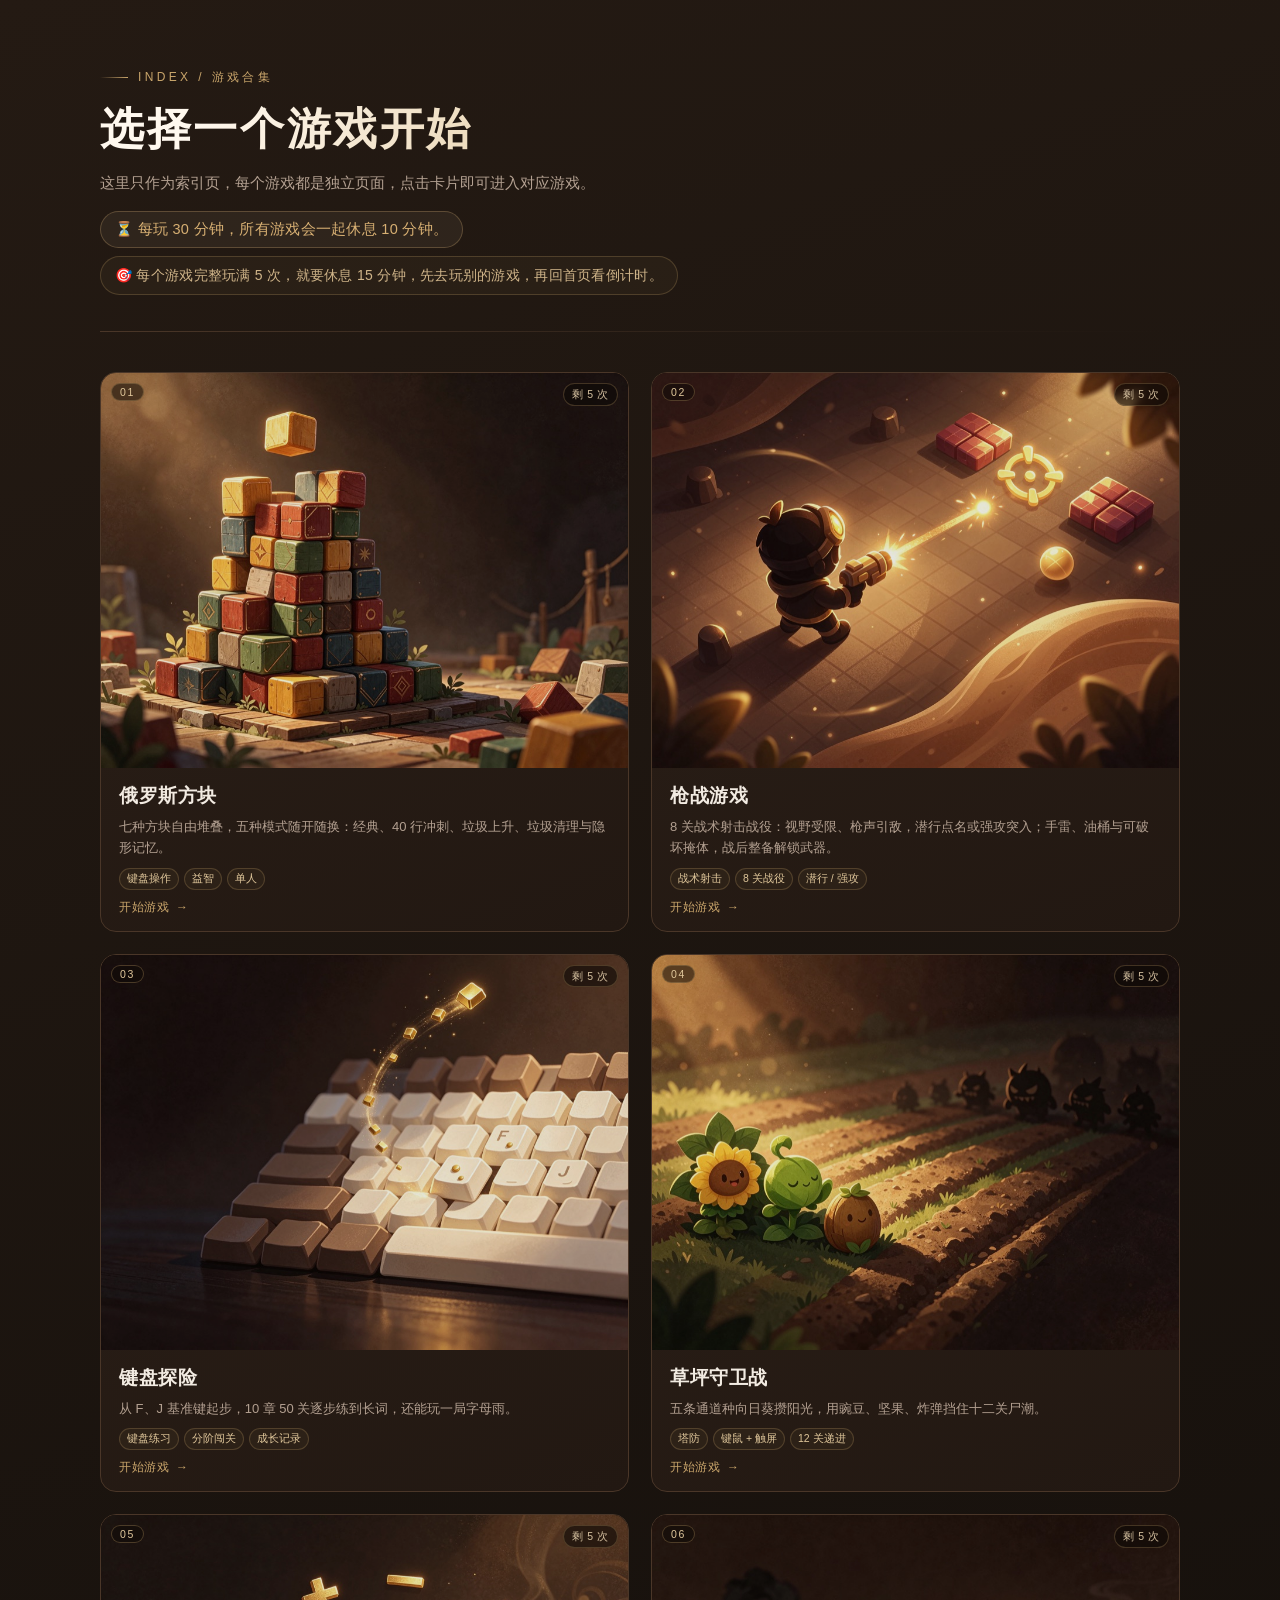
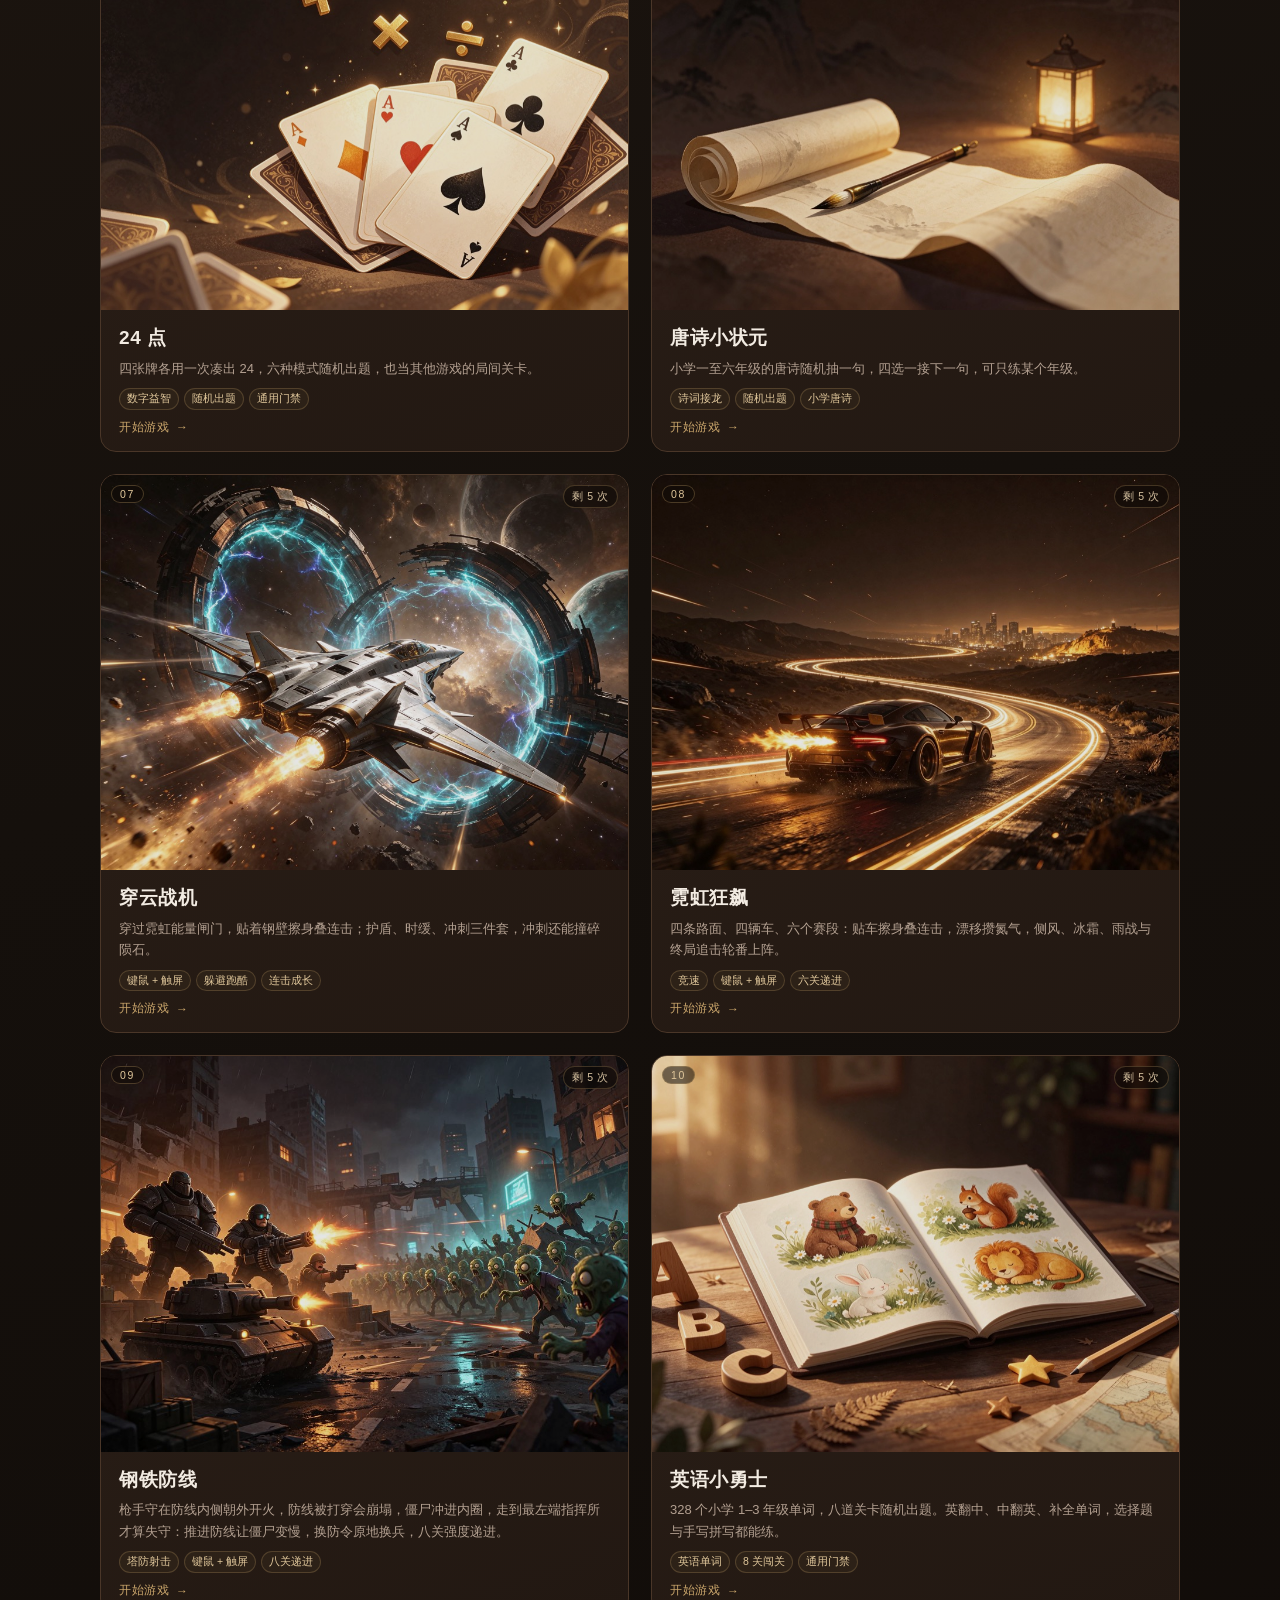
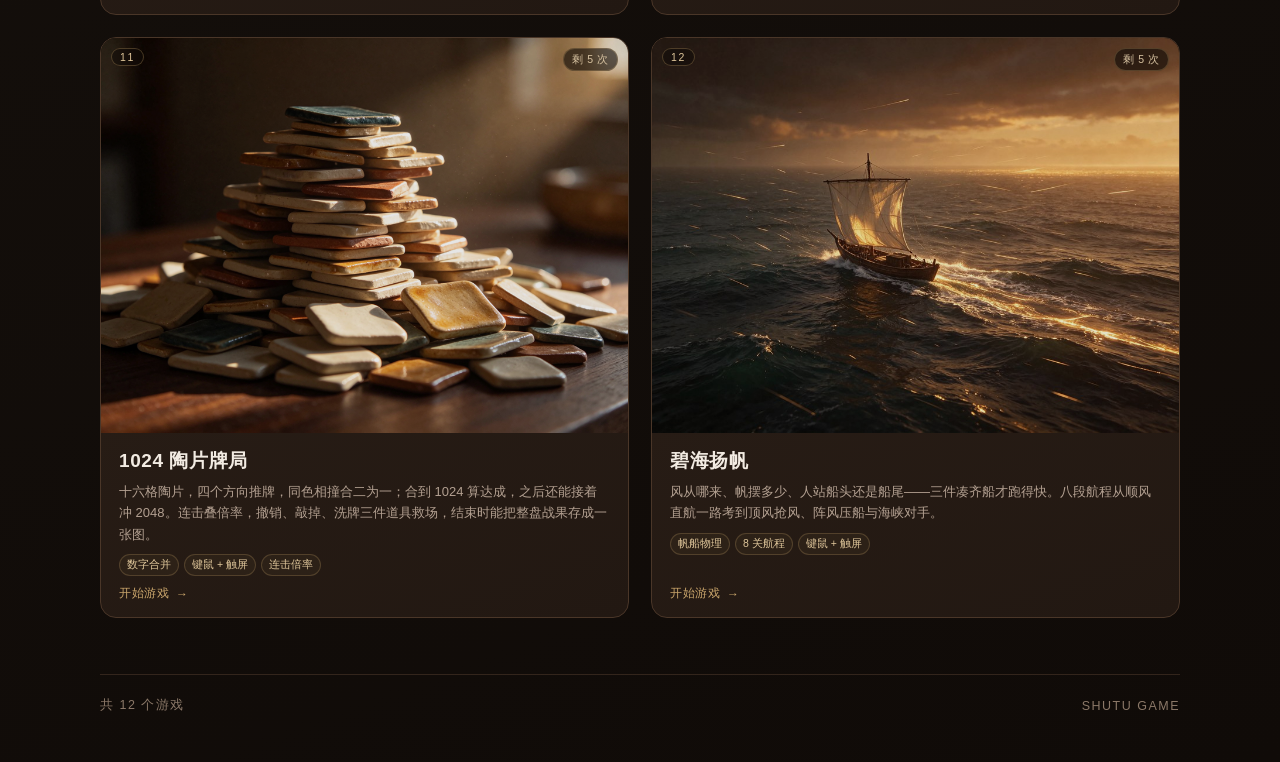
<file: index.html>
<!DOCTYPE html>
<html lang="zh-CN">
<head>
    <meta charset="UTF-8">
    <meta name="viewport" content="width=device-width, initial-scale=1.0">
    <title>游戏合集 · 索引</title>
    <link rel="stylesheet" href="index.css">
    <link rel="stylesheet" href="playclock/playclock.css">
    <link rel="stylesheet" href="limit/limit.css">
</head>
<body>
    <div class="wrap">
        <header>
            <div class="kicker">Index / 游戏合集</div>
            <h1 class="title">选择一个游戏开始</h1>
            <p class="subtitle">这里只作为索引页，每个游戏都是独立页面，点击卡片即可进入对应游戏。</p>
            <p class="play-rule">⏳ 每玩 30 分钟，所有游戏会一起休息 10 分钟。</p>
            <p class="limit-rule">🎯 每个游戏完整玩满 5 次，就要休息 15 分钟，先去玩别的游戏，再回首页看倒计时。</p>
        </header>

        <div class="rule"></div>

        <main class="grid">
            <a class="card" href="tetris/tetris.html" data-game="tetris">
                <div class="card-cover">
                    <img src="covers/tetris.jpg" alt="俄罗斯方块封面" loading="lazy">
                    <span class="card-index">01</span>
                </div>
                <div class="card-body">
                    <h2 class="card-name">俄罗斯方块</h2>
                    <p class="card-desc">七种方块自由堆叠，五种模式随开随换：经典、40 行冲刺、垃圾上升、垃圾清理与隐形记忆。</p>
                    <div class="tags">
                        <span class="tag">键盘操作</span>
                        <span class="tag">益智</span>
                        <span class="tag">单人</span>
                    </div>
                    <span class="enter">开始游戏<span class="arrow">→</span></span>
                </div>
            </a>

            <a class="card" href="gun-game/gun-game.html" data-game="gun-game">
                <div class="card-cover">
                    <img src="covers/gun-game.jpg" alt="枪战游戏封面" loading="lazy">
                    <span class="card-index">02</span>
                </div>
                <div class="card-body">
                    <h2 class="card-name">枪战游戏</h2>
                    <p class="card-desc">8 关战术射击战役：视野受限、枪声引敌，潜行点名或强攻突入；手雷、油桶与可破坏掩体，战后整备解锁武器。</p>
                    <div class="tags">
                        <span class="tag">战术射击</span>
                        <span class="tag">8 关战役</span>
                        <span class="tag">潜行 / 强攻</span>
                    </div>
                    <span class="enter">开始游戏<span class="arrow">→</span></span>
                </div>
            </a>

            <a class="card" href="typing-game/typing.html" data-game="typing">
                <div class="card-cover">
                    <img src="covers/typing.jpg" alt="键盘探险封面" loading="lazy">
                    <span class="card-index">03</span>
                </div>
                <div class="card-body">
                    <h2 class="card-name">键盘探险</h2>
                    <p class="card-desc">从 F、J 基准键起步，10 章 50 关逐步练到长词，还能玩一局字母雨。</p>
                    <div class="tags">
                        <span class="tag">键盘练习</span>
                        <span class="tag">分阶闯关</span>
                        <span class="tag">成长记录</span>
                    </div>
                    <span class="enter">开始游戏<span class="arrow">→</span></span>
                </div>
            </a>

            <a class="card" href="pvz/pvz.html" data-game="pvz">
                <div class="card-cover">
                    <img src="covers/pvz.jpg" alt="草坪守卫战封面" loading="lazy">
                    <span class="card-index">04</span>
                </div>
                <div class="card-body">
                    <h2 class="card-name">草坪守卫战</h2>
                    <p class="card-desc">五条通道种向日葵攒阳光，用豌豆、坚果、炸弹挡住十二关尸潮。</p>
                    <div class="tags">
                        <span class="tag">塔防</span>
                        <span class="tag">键鼠 + 触屏</span>
                        <span class="tag">12 关递进</span>
                    </div>
                    <span class="enter">开始游戏<span class="arrow">→</span></span>
                </div>
            </a>

            <a class="card" href="twenty-four/twenty-four.html" data-game="twenty-four">
                <div class="card-cover">
                    <img src="covers/twenty-four.jpg" alt="24 点封面" loading="lazy">
                    <span class="card-index">05</span>
                </div>
                <div class="card-body">
                    <h2 class="card-name">24 点</h2>
                    <p class="card-desc">四张牌各用一次凑出 24，六种模式随机出题，也当其他游戏的局间关卡。</p>
                    <div class="tags">
                        <span class="tag">数字益智</span>
                        <span class="tag">随机出题</span>
                        <span class="tag">通用门禁</span>
                    </div>
                    <span class="enter">开始游戏<span class="arrow">→</span></span>
                </div>
            </a>

            <a class="card" href="poem/poem.html" data-game="poem">
                <div class="card-cover">
                    <img src="covers/poem.jpg" alt="唐诗小状元封面" loading="lazy">
                    <span class="card-index">06</span>
                </div>
                <div class="card-body">
                    <h2 class="card-name">唐诗小状元</h2>
                    <p class="card-desc">小学一至六年级的唐诗随机抽一句，四选一接下一句，可只练某个年级。</p>
                    <div class="tags">
                        <span class="tag">诗词接龙</span>
                        <span class="tag">随机出题</span>
                        <span class="tag">小学唐诗</span>
                    </div>
                    <span class="enter">开始游戏<span class="arrow">→</span></span>
                </div>
            </a>

            <a class="card" href="plane/plane.html" data-game="plane">
                <div class="card-cover">
                    <img src="covers/plane.jpg" alt="穿云战机封面" loading="lazy">
                    <span class="card-index">07</span>
                </div>
                <div class="card-body">
                    <h2 class="card-name">穿云战机</h2>
                    <p class="card-desc">穿过霓虹能量闸门，贴着钢壁擦身叠连击；护盾、时缓、冲刺三件套，冲刺还能撞碎陨石。</p>
                    <div class="tags">
                        <span class="tag">键鼠 + 触屏</span>
                        <span class="tag">躲避跑酷</span>
                        <span class="tag">连击成长</span>
                    </div>
                    <span class="enter">开始游戏<span class="arrow">→</span></span>
                </div>
            </a>

            <a class="card" href="racing/racing.html" data-game="racing">
                <div class="card-cover">
                    <img src="covers/racing.jpg" alt="霓虹狂飙封面" loading="lazy">
                    <span class="card-index">08</span>
                </div>
                <div class="card-body">
                    <h2 class="card-name">霓虹狂飙</h2>
                    <p class="card-desc">四条路面、四辆车、六个赛段：贴车擦身叠连击，漂移攒氮气，侧风、冰霜、雨战与终局追击轮番上阵。</p>
                    <div class="tags">
                        <span class="tag">竞速</span>
                        <span class="tag">键鼠 + 触屏</span>
                        <span class="tag">六关递进</span>
                    </div>
                    <span class="enter">开始游戏<span class="arrow">→</span></span>
                </div>
            </a>

            <a class="card" href="zombie-defense/zombie-defense.html" data-game="zombie-defense">
                <div class="card-cover">
                    <img src="covers/zombie-defense.jpg" alt="钢铁防线封面" loading="lazy">
                    <span class="card-index">09</span>
                </div>
                <div class="card-body">
                    <h2 class="card-name">钢铁防线</h2>
                    <p class="card-desc">枪手守在防线内侧朝外开火，防线被打穿会崩塌，僵尸冲进内圈，走到最左端指挥所才算失守：推进防线让僵尸变慢，换防令原地换兵，八关强度递进。</p>
                    <div class="tags">
                        <span class="tag">塔防射击</span>
                        <span class="tag">键鼠 + 触屏</span>
                        <span class="tag">八关递进</span>
                    </div>
                    <span class="enter">开始游戏<span class="arrow">→</span></span>
                </div>
            </a>

            <a class="card" href="english/english.html" data-game="english">
                <div class="card-cover">
                    <img src="covers/english.jpg" alt="英语小勇士封面" loading="lazy">
                    <span class="card-index">10</span>
                </div>
                <div class="card-body">
                    <h2 class="card-name">英语小勇士</h2>
                    <p class="card-desc">328 个小学 1–3 年级单词，八道关卡随机出题。英翻中、中翻英、补全单词，选择题与手写拼写都能练。</p>
                    <div class="tags">
                        <span class="tag">英语单词</span>
                        <span class="tag">8 关闯关</span>
                        <span class="tag">通用门禁</span>
                    </div>
                    <span class="enter">开始游戏<span class="arrow">→</span></span>
                </div>
            </a>

            <a class="card" href="1024/1024.html" data-game="1024">
                <div class="card-cover">
                    <img src="covers/1024.jpg" alt="1024 陶片牌局封面" loading="lazy">
                    <span class="card-index">11</span>
                </div>
                <div class="card-body">
                    <h2 class="card-name">1024 陶片牌局</h2>
                    <p class="card-desc">十六格陶片，四个方向推牌，同色相撞合二为一；合到 1024 算达成，之后还能接着冲 2048。连击叠倍率，撤销、敲掉、洗牌三件道具救场，结束时能把整盘战果存成一张图。</p>
                    <div class="tags">
                        <span class="tag">数字合并</span>
                        <span class="tag">键鼠 + 触屏</span>
                        <span class="tag">连击倍率</span>
                    </div>
                    <span class="enter">开始游戏<span class="arrow">→</span></span>
                </div>
            </a>

            <a class="card" href="sailing/sailing.html" data-game="sailing">
                <div class="card-cover">
                    <img src="covers/sailing.jpg" alt="碧海扬帆封面" loading="lazy">
                    <span class="card-index">12</span>
                </div>
                <div class="card-body">
                    <h2 class="card-name">碧海扬帆</h2>
                    <p class="card-desc">风从哪来、帆摆多少、人站船头还是船尾——三件凑齐船才跑得快。八段航程从顺风直航一路考到顶风抢风、阵风压船与海峡对手。</p>
                    <div class="tags">
                        <span class="tag">帆船物理</span>
                        <span class="tag">8 关航程</span>
                        <span class="tag">键鼠 + 触屏</span>
                    </div>
                    <span class="enter">开始游戏<span class="arrow">→</span></span>
                </div>
            </a>
        </main>

        <footer class="footer">
            <span>共 12 个游戏</span>
            <span>SHUTU GAME</span>
        </footer>
    </div>
    <script src="playclock/playclock.js" data-count="off"></script>
    <script src="limit/limit.js" data-game="index"></script>
</body>
</html>
</file>
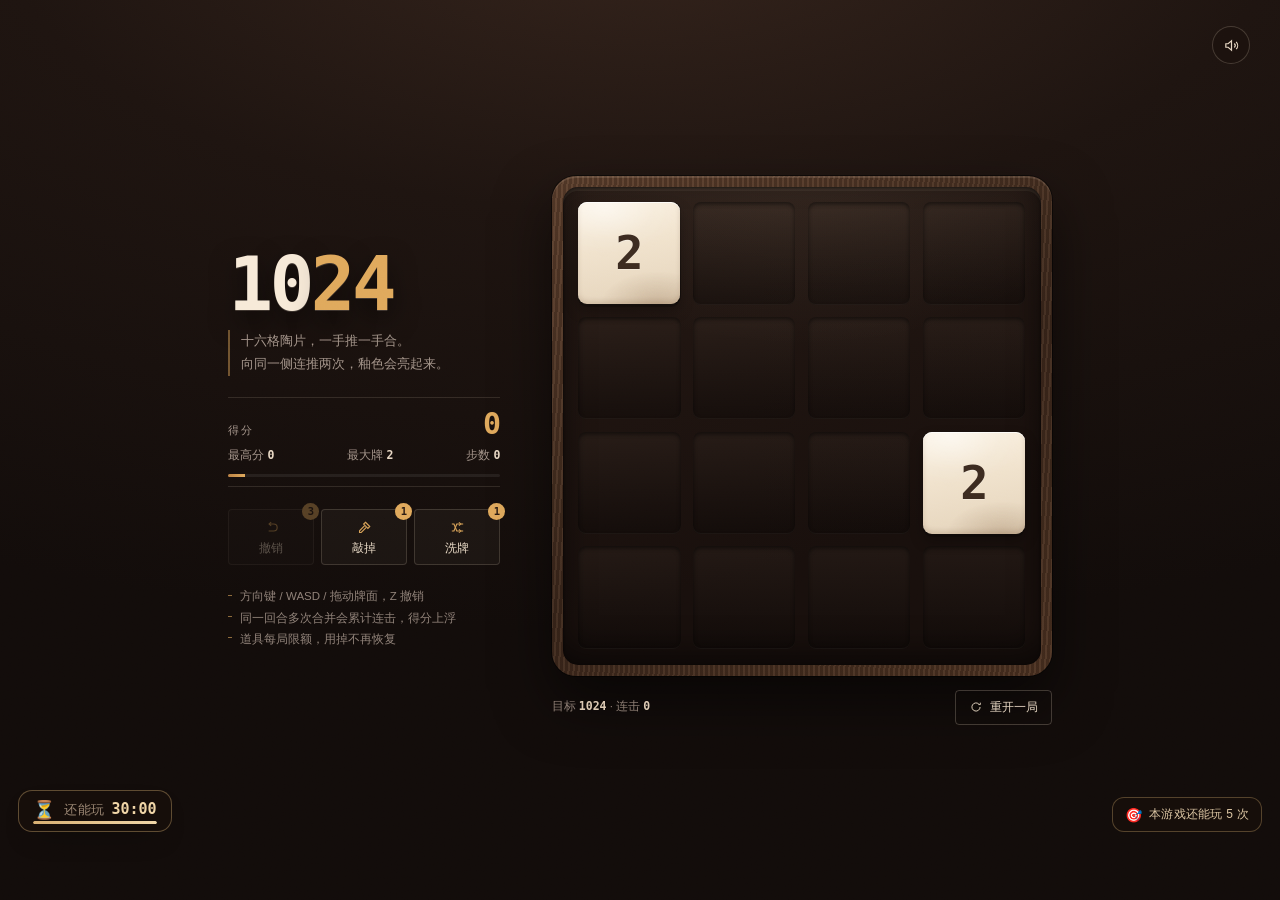
<file: 1024/1024.html>
<!DOCTYPE html>
<html lang="zh-CN">
<head>
<meta charset="utf-8">
<meta name="viewport" content="width=device-width, initial-scale=1">
<title>1024 · 陶片牌局</title>
<link rel="icon" href="data:image/svg+xml,%3Csvg xmlns='http://www.w3.org/2000/svg' viewBox='0 0 32 32'%3E%3Crect width='32' height='32' rx='7' fill='%23241a15'/%3E%3Crect x='5' y='5' width='22' height='22' rx='5' fill='%23e7bd6f'/%3E%3Ctext x='16' y='22' font-family='monospace' font-size='13' font-weight='bold' fill='%233b2a21' text-anchor='middle'%3E1024%3C/text%3E%3C/svg%3E">
<style>
/* ===== 基础 ===== */
*{box-sizing:border-box}
:root{
  --ink:#f2e5d3;
  --ink-dim:#a3948a;
  --gold:#e0a95c;
  --line:rgba(240,222,198,.13);
  --tile-ink:#3c2b20;
  --board-size:min(62vh,500px);
  --num:ui-monospace,"SF Mono",Menlo,Consolas,"PingFang SC",monospace;
  --sans:"PingFang SC","Helvetica Neue","Microsoft YaHei",Arial,sans-serif;
}
html,body{margin:0;padding:0}
body{
  min-height:100vh;
  background:
    radial-gradient(120% 80% at 50% -10%, #35241c 0%, #1e1410 42%, #120c0a 100%);
  color:var(--ink);
  font-family:var(--sans);
  -webkit-font-smoothing:antialiased;
  overflow-x:hidden;
}
/* 印刷颗粒 */
body::after{
  content:"";position:fixed;inset:0;z-index:9;pointer-events:none;opacity:.06;mix-blend-mode:overlay;
  background-image:url("data:image/svg+xml,%3Csvg xmlns='http://www.w3.org/2000/svg' width='180' height='180'%3E%3Cfilter id='n'%3E%3CfeTurbulence type='fractalNoise' baseFrequency='.85' numOctaves='3' stitchTiles='stitch'/%3E%3C/filter%3E%3Crect width='180' height='180' filter='url(%23n)'/%3E%3C/svg%3E");
}
.shell{
  position:relative;z-index:2;
  min-height:100vh;
  display:flex;align-items:center;justify-content:center;
  gap:clamp(26px,4vw,64px);
  padding:clamp(22px,4vh,54px) clamp(18px,4vw,56px);
}
/* ===== 左栏 ===== */
.rail{width:clamp(210px,22vw,272px);display:flex;flex-direction:column;gap:clamp(16px,2.4vh,26px);flex:0 0 auto}
.brand-mark{
  font-family:var(--num);font-weight:800;font-size:clamp(46px,6.4vw,74px);
  line-height:.92;letter-spacing:-.045em;
  font-variation-settings:"wdth" 92;
  color:#f7ead8;
  text-shadow:0 1px 0 rgba(255,236,214,.18), 0 10px 26px rgba(0,0,0,.5);
}
.brand-mark em{font-style:normal;color:var(--gold)}
.brand-sub{
  margin:12px 0 0;font-size:13px;line-height:1.75;color:var(--ink-dim);
  max-width:24em;
  border-left:2px solid rgba(224,169,92,.45);padding-left:11px;
}
.stats{border-top:1px solid var(--line);border-bottom:1px solid var(--line);padding:11px 0 9px;display:flex;flex-direction:column;gap:9px}
.stat-main{display:flex;align-items:baseline;justify-content:space-between;gap:10px}
.stat-main .label{font-size:11px;letter-spacing:.18em;color:var(--ink-dim)}
.stat-main .val{
  font-family:var(--num);font-weight:700;font-size:30px;line-height:1;
  color:var(--gold);font-variant-numeric:tabular-nums;letter-spacing:-.02em;
  transition:color .2s;
}
.stat-row{display:flex;justify-content:space-between;gap:8px;font-size:11.5px;color:var(--ink-dim)}
.stat-row b{font-family:var(--num);color:#e8d8c4;font-variant-numeric:tabular-nums;font-weight:600}
.progress{height:3px;background:rgba(255,255,255,.07);border-radius:2px;overflow:hidden;margin-top:2px}
.progress i{display:block;height:100%;width:5%;background:linear-gradient(90deg,#b47a3f,var(--gold));transition:width .5s cubic-bezier(.22,1,.36,1)}

.powers{display:grid;grid-template-columns:1fr 1fr 1fr;gap:7px}
.power{
  appearance:none;cursor:pointer;position:relative;
  display:flex;flex-direction:column;align-items:center;gap:5px;
  padding:9px 4px 8px;
  background:rgba(255,238,216,.035);
  border:1px solid rgba(240,222,198,.16);
  border-radius:4px;
  color:#e9dac6;font-family:var(--sans);font-size:11.5px;
  transition:background .16s,border-color .16s,transform .12s,opacity .2s;
}
.power svg{width:17px;height:17px;stroke:var(--gold);stroke-width:1.6;fill:none;opacity:.95}
.power:hover:not(:disabled){background:rgba(224,169,92,.12);border-color:rgba(224,169,92,.5)}
.power:active:not(:disabled){transform:translateY(1px) scale(.985)}
.power:disabled{opacity:.32;cursor:default}
.power .cnt{
  position:absolute;top:-7px;right:-6px;
  min-width:17px;height:17px;padding:0 4px;
  display:grid;place-items:center;
  font-family:var(--num);font-size:10.5px;font-weight:700;
  color:#2a1c14;background:var(--gold);border-radius:9px;
}
.power.on{background:rgba(224,169,92,.22);border-color:var(--gold);box-shadow:inset 0 0 0 1px rgba(224,169,92,.5)}
.tips{font-size:11.5px;line-height:1.85;color:#8f8178;margin:0;padding:0;list-style:none}
.tips li{position:relative;padding-left:12px}
.tips li::before{content:"";position:absolute;left:0;top:.72em;width:4px;height:1px;background:rgba(224,169,92,.6)}

/* ===== 舞台 ===== */
.stage{position:relative;display:flex;flex-direction:column;gap:14px;align-items:center;flex:0 1 auto}
.board-wrap{
  width:var(--board-size);
  padding:11px;
  border-radius:24px;
  background:
    repeating-linear-gradient(94deg, rgba(255,226,196,.05) 0 2px, rgba(0,0,0,.12) 2px 5px),
    linear-gradient(150deg,#5a3d2b,#3a261a 55%,#4a3020);
  box-shadow:0 26px 56px rgba(0,0,0,.55), 0 2px 0 rgba(255,228,200,.12) inset, 0 0 0 1px rgba(0,0,0,.5);
}
.board-wrap.shake{animation:shake .3s cubic-bezier(.36,.07,.19,.97) both}
@keyframes shake{
  0%,100%{transform:translate(0,0) rotate(0)}
  20%{transform:translate(4px,-3px) rotate(-.4deg)}
  45%{transform:translate(-4px,2px) rotate(.35deg)}
  70%{transform:translate(3px,2px) rotate(-.2deg)}
  88%{transform:translate(-2px,-1px) rotate(0)}
}
.board{
  position:relative;width:100%;aspect-ratio:1/1;
  border-radius:15px;overflow:hidden;
  background:
    radial-gradient(110% 70% at 50% -10%, rgba(255,222,186,.09), transparent 62%),
    linear-gradient(165deg,#241813,#180f0c 72%);
  box-shadow:inset 0 4px 0 rgba(255,228,200,.06), inset 0 -14px 30px rgba(0,0,0,.55), inset 0 1px 3px rgba(0,0,0,.7);
  touch-action:none;
  user-select:none;-webkit-user-select:none;
}
.cells{
  position:absolute;inset:0;
  display:grid;grid-template-columns:repeat(4,1fr);grid-template-rows:repeat(4,1fr);
  gap:var(--gap,12px);padding:var(--pad,14px);
  pointer-events:none;
}
.cell{
  border-radius:8px;
  background:linear-gradient(180deg, rgba(255,220,186,.045), rgba(0,0,0,.26));
  box-shadow:inset 0 2px 4px rgba(0,0,0,.55), inset 0 -1px 0 rgba(255,232,206,.05);
}
.tiles{position:absolute;inset:0}
.fx{position:absolute;inset:0;pointer-events:none;overflow:hidden}

/* 牌片 */
.tile{
  position:absolute;
  width:var(--cell,110px);height:var(--cell,110px);
  left:calc(var(--pad,14px) + var(--c,0) * (var(--cell,110px) + var(--gap,12px)));
  top:calc(var(--pad,14px) + var(--r,0) * (var(--cell,110px) + var(--gap,12px)));
  display:flex;align-items:center;justify-content:center;
  border-radius:9px;
  color:var(--tile-ink);
  font-family:var(--num);
  font-weight:700;font-variant-numeric:tabular-nums;
  letter-spacing:-.02em;
  will-change:left,top,transform;
  transition:left .135s cubic-bezier(.22,1,.36,1), top .135s cubic-bezier(.22,1,.36,1);
  box-shadow:
    inset 0 1px 0 rgba(255,255,255,.8),
    inset 0 -3px 5px rgba(126,96,68,.22),
    0 3px 0 rgba(0,0,0,.22),
    0 7px 14px rgba(0,0,0,.28);
  animation:tileIn .18s cubic-bezier(.22,1,.36,1) both;
  cursor:default;
}
.tile .num{display:block;transform:translateY(-1px);position:relative;z-index:2;text-shadow:0 1px 0 rgba(255,255,255,.3)}
.tile::after{
  content:"";position:absolute;inset:0;border-radius:inherit;z-index:1;pointer-events:none;
  background:
    radial-gradient(120% 78% at 26% 4%, rgba(255,255,255,.5), rgba(255,255,255,.08) 40%, transparent 64%),
    radial-gradient(90% 55% at 78% 102%, rgba(110,72,38,.24), transparent 62%);
}
.tile[data-v="1024"] .num,.tile[data-v="2048"] .num{text-shadow:0 1px 3px rgba(0,0,0,.45)}
.tile[data-v="1024"]::after,.tile[data-v="2048"]::after{
  background:radial-gradient(120% 78% at 26% 4%, rgba(255,240,205,.3), rgba(255,255,255,.04) 40%, transparent 64%);
}
@keyframes tileIn{
  0%{transform:scale(.55);opacity:0}
  60%{opacity:1}
  100%{transform:scale(1);opacity:1}
}
.tile[data-v="2"]{background:linear-gradient(170deg,#fbf2e3,#f0e2cc 46%,#e4d3ba)}
.tile[data-v="4"]{background:linear-gradient(170deg,#fbeedb,#efdcbe 46%,#e0c9a4)}
.tile[data-v="8"]{background:linear-gradient(170deg,#fbe6c2,#eed198 46%,#dcb97c)}
.tile[data-v="16"]{background:linear-gradient(170deg,#fbe0ab,#e9c47a 46%,#d4a85a);color:#3c2a18}
.tile[data-v="32"]{background:linear-gradient(170deg,#f8d492,#e0ab5c 46%,#c88d3f);color:#39260f}
.tile[data-v="64"]{background:linear-gradient(170deg,#f4c077,#d98f42 46%,#bf7229);color:#33200c}
.tile[data-v="128"]{background:linear-gradient(170deg,#eeae66,#cb7738 46%,#b45f28);color:#fff3e1}
.tile[data-v="256"]{background:linear-gradient(170deg,#e69655,#b8592f 46%,#9c4425);color:#fff4e5}
.tile[data-v="512"]{background:linear-gradient(170deg,#dc7c47,#a44b2c 46%,#8a3822);color:#fff5e7}
.tile[data-v="1024"]{
  background:linear-gradient(170deg,#3d7561,#2a5a4a 46%,#1d4238);color:#f8ebc9;
  box-shadow:inset 0 1px 0 rgba(255,236,190,.5), inset 0 0 0 1px rgba(240,196,116,.55),
    0 3px 0 rgba(0,0,0,.3), 0 10px 22px rgba(0,0,0,.4), 0 0 26px rgba(224,169,92,.22);
}
.tile[data-v="2048"]{
  background:linear-gradient(170deg,#2f5c4d,#1d4036 46%,#132b25);color:#ffdf9f;
  box-shadow:inset 0 1px 0 rgba(255,236,190,.45), inset 0 0 0 1px rgba(240,196,116,.45),
    0 3px 0 rgba(0,0,0,.3), 0 10px 22px rgba(0,0,0,.4), 0 0 34px rgba(224,169,92,.28);
}
.tile.pop{animation:pop .24s cubic-bezier(.34,1.5,.64,1) both}
@keyframes pop{
  0%{transform:scale(1)}
  40%{transform:scale(1.15)}
  70%{transform:scale(.985)}
  100%{transform:scale(1)}
}
.tile.pick{cursor:crosshair;outline:2px solid var(--gold);outline-offset:-3px}
.tile.dying{animation:dieOut .26s ease-out both;pointer-events:none}
@keyframes dieOut{
  0%{transform:scale(1);opacity:1}
  45%{transform:scale(1.14) rotate(4deg);opacity:.9}
  100%{transform:scale(.25) rotate(22deg);opacity:0}
}

/* 特效层 */
.shard{
  position:absolute;width:7px;height:7px;border-radius:2px;
  transform:translate(-50%,-50%);
  animation:shard .62s cubic-bezier(.18,.72,.3,1) forwards;
}
@keyframes shard{
  0%{transform:translate(-50%,-50%) rotate(0) scale(1);opacity:1}
  100%{transform:translate(calc(-50% + var(--tx)),calc(-50% + var(--ty))) rotate(var(--rot)) scale(.25);opacity:0}
}
.float{
  position:absolute;transform:translate(-50%,0);
  font-family:var(--num);font-weight:700;font-size:15px;
  color:#ffe2ac;-webkit-text-stroke:.5px rgba(30,16,6,.55);
  text-shadow:0 1px 0 rgba(0,0,0,.5), 0 3px 10px rgba(0,0,0,.85);
  pointer-events:none;white-space:nowrap;
  animation:floatUp .85s cubic-bezier(.2,.8,.3,1) forwards;
}
@keyframes floatUp{
  0%{opacity:0;transform:translate(-50%,4px) scale(.85)}
  25%{opacity:1;transform:translate(-50%,-8px) scale(1.02)}
  100%{opacity:0;transform:translate(-50%,-48px) scale(1)}
}
.combo-tag{
  position:absolute;left:50%;top:7px;transform:translateX(-50%);
  padding:4px 12px 5px;border-radius:3px;
  font-family:var(--num);font-weight:700;font-size:13px;letter-spacing:.04em;
  color:#2a1a0e;background:linear-gradient(100deg,#f0c07a,#e0a95c);
  box-shadow:0 6px 18px rgba(0,0,0,.45);
  pointer-events:none;animation:comboIn .55s cubic-bezier(.22,1,.36,1) forwards;
}
@keyframes comboIn{
  0%{opacity:0;transform:translateX(-50%) translateY(8px) scale(.8)}
  30%{opacity:1;transform:translateX(-50%) translateY(0) scale(1.06)}
  60%{transform:translateX(-50%) scale(1)}
  100%{opacity:0;transform:translateX(-50%) translateY(-14px) scale(1)}
}
.ring{
  position:absolute;border-radius:50%;
  border:1px solid rgba(224,169,92,.75);
  transform:translate(-50%,-50%);
  animation:ring .5s ease-out forwards;pointer-events:none;
}
@keyframes ring{
  0%{width:10%;height:10%;opacity:.9}
  100%{width:74%;height:74%;opacity:0}
}

/* 终局：只做轻微压暗，牌面保持完整可见 */
.overlay{
  position:absolute;inset:0;z-index:4;pointer-events:none;
  border-radius:14px;
  background:
    radial-gradient(115% 86% at 50% 44%, rgba(10,7,5,0) 40%, rgba(10,7,5,.4) 100%),
    linear-gradient(180deg, rgba(10,7,5,.06), rgba(10,7,5,.24));
  box-shadow:inset 0 0 0 1px rgba(224,169,92,.38), inset 0 0 34px rgba(0,0,0,.28);
  opacity:0;transition:opacity .42s ease;
}
.overlay.on{opacity:1}

/* 战果条：挂在棋盘外侧下方，不压住任何一块牌 */
.result{
  position:absolute;left:calc(50% - var(--board-size)/2);width:var(--board-size);
  top:calc(100% - 38px);z-index:6;
  display:flex;align-items:center;justify-content:space-between;gap:14px;
  padding:13px 14px;border-radius:5px;
  background:linear-gradient(180deg,#231812,#150e0a);
  border:1px solid rgba(240,222,198,.2);
  box-shadow:0 22px 46px rgba(0,0,0,.6), inset 0 1px 0 rgba(255,236,210,.12);
  opacity:0;transform:translateY(-8px);pointer-events:none;
  transition:opacity .28s ease,transform .38s cubic-bezier(.22,1,.36,1);
}
.result.on{opacity:1;transform:translateY(0);pointer-events:auto}
.result::before{content:"";position:absolute;left:14px;right:14px;top:0;height:1px;background:linear-gradient(90deg,transparent,rgba(224,169,92,.65),transparent)}
.r-kicker{display:block;font-size:10.5px;letter-spacing:.14em;color:rgba(224,169,92,.85);margin-bottom:4px}
.r-score{font-family:var(--num);font-weight:800;font-size:31px;line-height:1;color:var(--gold);font-variant-numeric:tabular-nums;letter-spacing:-.02em}
.r-score span{font-family:var(--sans);font-size:11px;font-weight:400;color:#a3948a;margin-left:5px;letter-spacing:0}
.r-meta{margin-top:6px;font-size:11px;color:#94857a;line-height:1.5}
.r-meta b{color:#e2d2bf;font-family:var(--num);font-weight:600}
.r-actions{display:flex;gap:7px;flex-wrap:wrap;justify-content:flex-end}
.r-actions .btn{
  appearance:none;cursor:pointer;font-family:var(--sans);font-size:12.5px;
  padding:9px 14px;border-radius:4px;
  color:#f2e5d3;background:rgba(255,238,216,.06);
  border:1px solid rgba(240,222,198,.25);
  transition:background .16s,border-color .16s,transform .12s,color .16s;
}
.r-actions .btn:hover{background:rgba(255,238,216,.13);border-color:rgba(240,222,198,.5)}
.r-actions .btn:active{transform:translateY(1px)}
.r-actions .btn.primary{color:#2a1a0e;background:linear-gradient(100deg,#f2c684,#dfa256);border-color:#f2c684;font-weight:500}
.r-actions .btn.primary:hover{background:linear-gradient(100deg,#f8d29a,#e8ae63)}
.stage.finished .under{opacity:0;pointer-events:none}
/* 棋盘下方 */
.under{width:var(--board-size);display:flex;align-items:center;justify-content:space-between;gap:12px}
.under .meta{font-size:11.5px;color:#8c7d73;line-height:1.5}
.under .meta b{color:#dcc9b3;font-family:var(--num);font-weight:600}
.ghost{
  appearance:none;cursor:pointer;display:inline-flex;align-items:center;gap:7px;
  padding:8px 13px;border-radius:4px;
  background:transparent;border:1px solid rgba(240,222,198,.22);
  color:#e5d5c1;font-family:var(--sans);font-size:12px;
  transition:border-color .16s,background .16s;
}
.ghost:hover{border-color:rgba(224,169,92,.6);background:rgba(224,169,92,.08)}
.ghost svg{width:14px;height:14px;stroke:currentColor;stroke-width:1.6;fill:none}

/* 静音按钮 */
.mute{
  position:fixed;right:clamp(14px,2.5vw,30px);top:clamp(14px,2.5vw,26px);z-index:20;
  width:38px;height:38px;border-radius:50%;
  display:grid;place-items:center;
  background:rgba(28,19,15,.72);border:1px solid rgba(240,222,198,.2);
  color:#e8d8c4;cursor:pointer;
  transition:border-color .16s,color .16s,background .16s;
}
.mute:hover{border-color:rgba(224,169,92,.6);color:var(--gold)}
.mute svg{width:17px;height:17px;stroke:currentColor;stroke-width:1.7;fill:none}
.mute .off-mark{display:none}
.mute[aria-checked="false"] .off-mark{display:block}
.mute[aria-checked="false"] .wave-mark{display:none}
:focus-visible{outline:2px solid var(--gold);outline-offset:2px}

/* ===== 自适应 ===== */
@media (max-width:860px){
  .shell{flex-direction:column;gap:13px;padding:16px 14px 26px;justify-content:flex-start;min-height:auto}
  .rail{display:contents}
  .brand{order:1;width:min(88vw,460px);margin:0 auto;display:flex;align-items:baseline;gap:12px;flex-wrap:wrap}
  .brand-mark{font-size:38px;line-height:1}
  .brand-sub{margin:0;font-size:11.5px;line-height:1.6;max-width:19em;padding-left:0;border-left:0;color:#9a8b80}
  .stats{
    order:2;width:min(88vw,460px);margin:0 auto;
    display:grid;grid-template-columns:auto auto 1fr;align-items:baseline;gap:6px 10px;
    padding:8px 0 7px;border-top:0;
  }
  .stat-main{grid-column:1/3;display:flex;justify-content:flex-start;gap:7px}
  .stat-main .label{font-size:10.5px}
  .stat-main .val{font-size:25px}
  .stat-row{grid-column:3;display:flex;justify-content:flex-end;gap:9px;font-size:10.5px}
  .progress{grid-column:1/4;margin-top:2px}
  .stage{order:3;width:100%}
  .powers{order:4;width:var(--board-size);margin:0 auto}
  .tips{order:5;display:block;width:var(--board-size);margin:0 auto;font-size:10.5px;line-height:1.7;color:#8a7c73}
  .tips li:nth-child(3){display:none}
  :root{--board-size:min(88vw,460px)}
  .under{width:var(--board-size)}
  .board-wrap{padding:9px;border-radius:20px}
  .result{
    position:static;left:auto;top:auto;width:var(--board-size);margin:10px auto 0;
    display:none;flex-direction:column;align-items:stretch;gap:11px;
  }
  .result.on{display:flex;transform:none}
  .stage.finished .under{display:none}
  .r-actions{justify-content:flex-start}
  .r-score{font-size:26px}
  .r-meta{font-size:10.5px}
}
@media (prefers-reduced-motion:reduce){
  .tile,.board-wrap,.overlay,.progress i{transition-duration:.01ms!important;animation-duration:.01ms!important}
  .tile{animation:none}
  .shard,.float,.ring,.combo-tag{display:none}
}
</style>
<link rel="stylesheet" href="../limit/limit.css">
<link rel="stylesheet" href="../playclock/playclock.css">
</head>
<body>
<button class="mute" id="mute" role="switch" aria-checked="true" aria-label="音效开关" title="音效开关">
  <svg viewBox="0 0 24 24" aria-hidden="true">
    <path d="M4 9.5h3.2L12 5.5v13l-4.8-4H4z"/>
    <path class="wave-mark" d="M16 9.2a4 4 0 0 1 0 5.6M18.6 6.8a7.6 7.6 0 0 1 0 10.4"/>
    <path class="off-mark" d="M16.4 9.6l4 4.8M20.4 9.6l-4 4.8"/>
  </svg>
</button>

<div class="shell">
  <!-- ===== 左栏：题名与状态 ===== -->
  <aside class="rail">
    <div class="brand">
      <div class="brand-mark">10<em>24</em></div>
      <p class="brand-sub">十六格陶片，一手推一手合。<br>向同一侧连推两次，釉色会亮起来。</p>
    </div>

    <div class="stats">
      <div class="stat-main">
        <span class="label">得分</span>
        <span class="val" id="score">0</span>
      </div>
      <div class="stat-row">
        <span>最高分 <b id="best">0</b></span>
        <span>最大牌 <b id="maxTile">2</b></span>
        <span>步数 <b id="moves">0</b></span>
      </div>
      <div class="progress"><i id="bar"></i></div>
    </div>

    <div class="powers">
      <button class="power" id="p-undo" title="撤销上一步（Z）">
        <svg viewBox="0 0 24 24" aria-hidden="true"><path d="M9 7H15a5 5 0 0 1 0 10H8"/><path d="M11.5 4.5L8.6 7l2.9 2.5"/></svg>
        <span>撤销</span><span class="cnt" id="n-undo">3</span>
      </button>
      <button class="power" id="p-hammer" title="敲掉任意一块陶片（点牌片）">
        <svg viewBox="0 0 24 24" aria-hidden="true"><path d="M13.4 4.6l6 6-2.6 2.6-6-6z"/><path d="M12.2 9.4L5 16.6V19h2.4l7.2-7.2"/></svg>
        <span>敲掉</span><span class="cnt" id="n-hammer">1</span>
      </button>
      <button class="power" id="p-shuffle" title="重新排布现有陶片">
        <svg viewBox="0 0 24 24" aria-hidden="true"><path d="M4 7h3l4 10h3"/><path d="M4 17h3l4-10h3"/><path d="M14 4.8l2.6 2.2-2.6 2.2M14 14.8l2.6 2.2-2.6 2.2"/><path d="M17 7h3M17 17h3"/></svg>
        <span>洗牌</span><span class="cnt" id="n-shuffle">1</span>
      </button>
    </div>

    <ul class="tips">
      <li>方向键 / WASD / 拖动牌面，Z 撤销</li>
      <li>同一回合多次合并会累计连击，得分上浮</li>
      <li>道具每局限额，用掉不再恢复</li>
    </ul>
  </aside>

  <!-- ===== 舞台：棋盘 ===== -->
  <main class="stage">
    <div class="board-wrap" id="wrap">
      <div class="board" id="board">
        <div class="cells" id="cells" aria-hidden="true"></div>
        <div class="tiles" id="tiles"></div>
        <div class="fx" id="fx" aria-hidden="true"></div>
        <div class="overlay" id="overlay" aria-hidden="true"></div>
      </div>
    </div>

    <div class="under" id="under">
      <span class="meta">目标 <b>1024</b> · 连击 <b id="combo">0</b></span>
      <button class="ghost" id="restart">
        <svg viewBox="0 0 24 24" aria-hidden="true"><path d="M19 12a7 7 0 1 1-2.2-5.1"/><path d="M19.4 4.6v3.2h-3.2"/></svg>
        重开一局
      </button>
    </div>

    <div class="result" id="result" role="status">
      <div>
        <span class="r-kicker" id="r-kicker">终局</span>
        <div class="r-score"><b id="r-score">0</b><span>分</span></div>
        <div class="r-meta" id="r-meta"></div>
      </div>
      <div class="r-actions" id="r-actions"></div>
    </div>
  </main>
</div>

<script>
(function(){
  "use strict";
  const S = 4, GOAL = 1024;
  const boardEl = document.getElementById('board');
  const tilesEl = document.getElementById('tiles');
  const fxEl    = document.getElementById('fx');
  const wrapEl  = document.getElementById('wrap');
  const cellsEl = document.getElementById('cells');
  const RM = window.matchMedia('(prefers-reduced-motion: reduce)').matches;

  const TILE_COLORS = {
    2:'#efe1cb',4:'#e9d6b8',8:'#e7c98e',16:'#e2b96f',32:'#d79f52',
    64:'#cf8740',128:'#c46f36',256:'#ad5530',512:'#97402c',1024:'#396e5c',2048:'#27503f'
  };
  const colorOf = v => TILE_COLORS[v] || '#2f5c4d';

  /* ===================== 音效（Web Audio 现场合成） ===================== */
  const Sound = (function(){
    let ctx = null, master = null, noiseBuf = null;
    let muted = localStorage.getItem('t1024-mute') === '1';
    function ensure(){
      if(ctx) return;
      const AC = window.AudioContext || window.webkitAudioContext;
      if(!AC) return;
      ctx = new AC();
      master = ctx.createGain();
      master.gain.value = muted ? 0 : 0.32;
      master.connect(ctx.destination);
      const len = Math.floor(ctx.sampleRate * 0.6);
      noiseBuf = ctx.createBuffer(1, len, ctx.sampleRate);
      const ch = noiseBuf.getChannelData(0);
      for(let i=0;i<len;i++) ch[i] = Math.random()*2-1;
    }
    function gate(){ ensure(); if(!ctx) return false; if(ctx.state === 'suspended') ctx.resume(); return !muted; }
    function burst(t, dur, f1, f2, q, vol){
      const src = ctx.createBufferSource(); src.buffer = noiseBuf;
      const bp = ctx.createBiquadFilter(); bp.type = 'bandpass'; bp.Q.value = q;
      bp.frequency.setValueAtTime(f1, t); bp.frequency.exponentialRampToValueAtTime(f2, t+dur);
      const g = ctx.createGain();
      g.gain.setValueAtTime(0.0001, t);
      g.gain.exponentialRampToValueAtTime(vol, t + Math.min(0.012, dur*0.4));
      g.gain.exponentialRampToValueAtTime(0.0001, t+dur);
      src.connect(bp).connect(g).connect(master);
      src.start(t); src.stop(t+dur+0.02);
    }
    function tone(t, freq, dur, vol, type){
      const o = ctx.createOscillator(); o.type = type || 'triangle';
      const g = ctx.createGain();
      g.gain.setValueAtTime(0.0001, t);
      g.gain.exponentialRampToValueAtTime(vol, t+0.008);
      g.gain.exponentialRampToValueAtTime(0.0001, t+dur);
      o.frequency.setValueAtTime(freq, t);
      o.connect(g).connect(master);
      o.start(t); o.stop(t+dur+0.02);
    }
    return {
      isMuted(){ return muted; },
      setMuted(m){
        muted = m; localStorage.setItem('t1024-mute', m ? '1' : '0');
        if(ctx && master){
          const t = ctx.currentTime;
          master.gain.cancelScheduledValues(t);
          master.gain.linearRampToValueAtTime(m ? 0 : 0.32, t + 0.06);
        }
      },
      play(kind, lvl){
        if(!gate()) return;
        const t = ctx.currentTime;
        switch(kind){
          case 'move':
            burst(t, 0.13, 760, 240, 1.1, 0.10);
            break;
          case 'invalid':
            burst(t, 0.11, 260, 120, 1.4, 0.06);
            tone(t, 92, 0.13, 0.05, 'sine');
            break;
          case 'spawn':
            burst(t, 0.045, 3400, 2100, 3.2, 0.035);
            break;
          case 'merge': {
            const n = Math.max(0, (lvl||1) - 1);           // 0 → 2, 1 → 4 …
            const base = 232 + n * 34;
            tone(t, base, 0.19, 0.11, 'triangle');
            tone(t, base * 2.02, 0.13, 0.035, 'sine');
            burst(t, 0.05, 2600 + n*80, 1500, 5.5, 0.055);
            if(n >= 4){                                     // 32 以上加一声木鱼般的低频
              tone(t+0.02, base * 0.5, 0.3, 0.05, 'sine');
            }
            break;
          }
          case 'combo':
            tone(t, 720, 0.12, 0.06, 'sine');
            tone(t+0.09, 940, 0.14, 0.055, 'sine');
            break;
          case 'power':
            burst(t, 0.15, 900, 380, 1.6, 0.07);
            tone(t+0.02, 420, 0.2, 0.06, 'sine');
            break;
          case 'win':
            [523, 659, 784, 988, 1319].forEach((f,i)=>{
              tone(t + i*0.085, f, 0.32, 0.07, 'triangle');
            });
            break;
          case 'lose':
            [262, 220, 175, 131].forEach((f,i)=>{
              tone(t + i*0.11, f, 0.3, 0.06, 'sine');
            });
            break;
        }
      }
    };
  })();

  /* ===================== 几何 ===================== */
  let CELL = 100;
  function layout(){
    const W = boardEl.clientWidth;
    const pad = Math.max(9, W * 0.033);
    const gap = Math.max(7, W * 0.026);
    const cell = (W - 2*pad - 3*gap) / 4;
    CELL = cell;
    boardEl.style.setProperty('--pad', pad + 'px');
    boardEl.style.setProperty('--gap', gap + 'px');
    boardEl.style.setProperty('--cell', cell + 'px');
    tiles.forEach(t => sizeTile(t));
  }
  function sizeTile(t){
    if(!t.el) return;
    const v = t.v;
    const k = v < 10 ? 0.46 : v < 100 ? 0.40 : v < 1000 ? 0.315 : 0.285;
    t.num.style.fontSize = Math.round(CELL * k) + 'px';
  }
  function centerOf(r, c){
    const pad = parseFloat(boardEl.style.getPropertyValue('--pad')) || 0;
    const gap = parseFloat(boardEl.style.getPropertyValue('--gap')) || 0;
    return { x: pad + c*(CELL+gap) + CELL/2, y: pad + r*(CELL+gap) + CELL/2 };
  }

  /* ===================== 状态 ===================== */
  let tiles = [], idc = 1;
  let score = 0, best = Number(localStorage.getItem('t1024-best') || 0);
  let moves = 0, combo = 0, maxTile = 2;
  let over = false, won = false, keepGoing = false, locked = false, queued = null;
  let broke = false, counted = false;   // 全站休息中 / 本局是否已记入「玩满 5 次」

  // 全站强制休息：休息期间不接受任何操作
  document.addEventListener('playclock:breakstart', () => { broke = true; });
  document.addEventListener('playclock:breakend',  () => { broke = false; });

  // 一局真正走完（达成或推不动）才计一次，接着冲 2048 不重复计
  function countOnce(){
    if(counted) return;
    counted = true;
    if(window.GameLimit) window.GameLimit.count('1024');
  }
  let history = null, hammer = false;
  const powers = { undo:3, hammer:1, shuffle:1 };

  const $ = id => document.getElementById(id);
  const scoreEl = $('score'), bestEl = $('best'), maxEl = $('maxTile'), movesEl = $('moves'),
        barEl = $('bar'), comboEl = $('combo');

  function occupancy(){
    const g = Array.from({length:S}, () => Array(S).fill(null));
    for(const t of tiles){ if(!t.dead) g[t.r][t.c] = t; }
    return g;
  }

  /* ===================== 渲染 ===================== */
  function createEl(t){
    const el = document.createElement('div');
    el.className = 'tile';
    el.dataset.v = t.v;
    const num = document.createElement('span');
    num.className = 'num';
    num.textContent = t.v;
    el.appendChild(num);
    el.style.setProperty('--r', t.r);
    el.style.setProperty('--c', t.c);
    t.el = el; t.num = num;
    tilesEl.appendChild(el);
    sizeTile(t);
  }
  function place(t){
    if(!t.el) return;
    t.el.style.setProperty('--r', t.r);
    t.el.style.setProperty('--c', t.c);
  }
  function repaint(t){
    t.el.dataset.v = t.v;
    t.num.textContent = t.v;
    sizeTile(t);
  }
  function addTile(v, r, c){
    const t = { id: idc++, v, r, c, dead:false };
    tiles.push(t);
    createEl(t);
    return t;
  }
  function emptyCells(){
    const g = occupancy(), out = [];
    for(let r=0;r<S;r++) for(let c=0;c<S;c++) if(!g[r][c]) out.push([r,c]);
    return out;
  }
  function addRandom(announce){
    const cells = emptyCells();
    if(!cells.length) return null;
    const [r,c] = cells[Math.floor(Math.random()*cells.length)];
    const v = Math.random() < 0.9 ? 2 : 4;
    const t = addTile(v, r, c);
    if(announce){ t.el.classList.add('pop'); Sound.play('spawn'); }
    return t;
  }

  /* ===================== 特效 ===================== */
  function shake(){
    if(RM) return;
    wrapEl.classList.remove('shake');
    void wrapEl.offsetWidth;
    wrapEl.classList.add('shake');
    setTimeout(() => wrapEl.classList.remove('shake'), 340);
  }
  function burst(r, c, v){
    if(RM) return;
    const {x, y} = centerOf(r, c);
    const base = colorOf(v);
    const n = v >= 128 ? 9 : 6;
    for(let i=0;i<n;i++){
      const s = document.createElement('div');
      s.className = 'shard';
      const ang = (Math.PI*2*i)/n + Math.random()*0.6;
      const dist = CELL*0.28 + Math.random()*CELL*0.32;
      s.style.setProperty('--tx', Math.cos(ang)*dist + 'px');
      s.style.setProperty('--ty', Math.sin(ang)*dist + 'px');
      s.style.setProperty('--rot', (Math.random()*220-110) + 'deg');
      s.style.left = x + 'px';
      s.style.top = y + 'px';
      const size = Math.max(4, CELL * (0.045 + Math.random()*0.04));
      s.style.width = s.style.height = size + 'px';
      s.style.background = base;
      s.style.boxShadow = '0 0 12px rgba(0,0,0,.35)';
      const life = 560 + Math.random()*160;
      s.style.animationDuration = life + 'ms';
      fxEl.appendChild(s);
      setTimeout(() => s.remove(), life + 60);
    }
    if(v >= 128){
      const ring = document.createElement('div');
      ring.className = 'ring';
      ring.style.left = x + 'px'; ring.style.top = y + 'px';
      fxEl.appendChild(ring);
      setTimeout(() => ring.remove(), 560);
    }
  }
  function floatText(r, c, text){
    if(RM) return;
    const {x, y} = centerOf(r, c);
    const el = document.createElement('div');
    el.className = 'float';
    el.textContent = text;
    el.style.left = x + 'px';
    el.style.top = (y - CELL*0.58) + 'px';
    fxEl.appendChild(el);
    setTimeout(() => el.remove(), 900);
  }
  function comboTag(text){
    if(RM) return;
    const el = document.createElement('div');
    el.className = 'combo-tag';
    el.textContent = text;
    fxEl.appendChild(el);
    setTimeout(() => el.remove(), 600);
  }

  /* ===================== 计分与 HUD ===================== */
  function updateHUD(){
    scoreEl.textContent = score.toLocaleString();
    bestEl.textContent = best.toLocaleString();
    maxEl.textContent = maxTile;
    movesEl.textContent = moves;
    comboEl.textContent = combo;
    const lo = Math.log2(2), hi = Math.log2(GOAL);
    const p = Math.min(1, Math.max(0, (Math.log2(maxTile) - lo) / (hi - lo)));
    barEl.style.width = (6 + p*94) + '%';
    barEl.style.background = maxTile >= GOAL
      ? 'linear-gradient(90deg,#7fbf9d,#f2d18a)'
      : 'linear-gradient(90deg,#bb8244,#e0a95c)';
    if(score > best){
      best = score;
      localStorage.setItem('t1024-best', String(best));
      bestEl.textContent = best.toLocaleString();
    }
    ['undo','hammer','shuffle'].forEach(k => {
      const btn = $('p-' + k);
      $('n-' + k).textContent = powers[k];
      btn.disabled = powers[k] <= 0 || over || locked || (k === 'undo' && !history);
      if(k === 'hammer') btn.classList.toggle('on', hammer);
    });
    tiles.forEach(t => t.el && t.el.classList.toggle('pick', hammer));
  }

  /* ===================== 移动 ===================== */
  function buildLines(dir){
    const fwd = [0,1,2,3], back = [3,2,1,0];
    const rr = dir === 'down' ? back : fwd;
    const cc = dir === 'right' ? back : fwd;
    const lines = [];
    if(dir === 'left' || dir === 'right'){
      for(let r=0;r<S;r++) lines.push(cc.map(c => [r,c]));
    } else {
      for(let c=0;c<S;c++) lines.push(rr.map(r => [r,c]));
    }
    return lines;
  }

  function snapshot(){
    return {
      tiles: tiles.map(t => ({id:t.id, v:t.v, r:t.r, c:t.c})),
      score, moves, combo, maxTile
    };
  }

  function doMove(dir){
    if(over || locked || broke) return;
    if(hammer) return;                       // 敲除模式下不响应方向
    const occ = occupancy();
    const lines = buildLines(dir);
    const before = snapshot();
    let moved = false;
    const merges = [];

    for(const line of lines){
      const seq = [];
      for(const [r,c] of line){ const t = occ[r][c]; if(t) seq.push(t); }
      let k = 0, prev = null;
      for(const t of seq){
        if(prev && prev.v === t.v){
          prev.v *= 2;
          t.dead = true;
          t.r = prev.r; t.c = prev.c;
          moved = true;
          merges.push({ v: prev.v, r: prev.r, c: prev.c, tile: prev });
          prev = null;
        } else {
          const [r,c] = line[k];
          if(t.r !== r || t.c !== c) moved = true;
          t.r = r; t.c = c;
          k++; prev = t;
        }
      }
    }

    if(!moved){
      Sound.play('invalid');
      combo = 0;
      wrapEl.animate
        ? (!RM && wrapEl.animate(
            [{transform:'translateX(0)'},{transform:'translateX(-3px)'},{transform:'translateX(3px)'},{transform:'translateX(0)'}],
            {duration:160, easing:'ease-out'})
          )
        : null;
      updateHUD();
      return;
    }

    history = before;
    moves++;

    if(merges.length){
      combo = combo + 1;
    } else {
      combo = 0;
    }
    const mult = 1 + Math.min(Math.max(combo - 1, 0), 5) * 0.2;
    const mergedSum = merges.reduce((a,m) => a + m.v, 0);
    const gained = Math.round(mergedSum * mult);
    score += gained;

    tiles.forEach(place);
    Sound.play('move');
    updateHUD();

    locked = true;
    setTimeout(() => settle(merges, gained, mult), 140);
  }

  function settle(merges, gained, mult){
    tiles = tiles.filter(t => {
      if(t.dead){ t.el && t.el.remove(); return false; }
      return true;
    });

    for(const m of merges){
      const t = m.tile;
      if(!t.el) continue;
      repaint(t);
      t.el.classList.remove('pop');
      if(!RM){
        void t.el.offsetWidth;
        t.el.classList.add('pop');
      }
      burst(m.r, m.c, t.v);
    }

    if(merges.length){
      const top = merges.reduce((a,b) => b.v > a.v ? b : a);
      Sound.play('merge', Math.log2(top.v));
      floatText(top.r, top.c, '+' + gained);
      if(top.v >= 128) shake();
      if(combo >= 2){
        comboTag('连击 ' + combo + ' ×' + mult.toFixed(1).replace('.0',''));
        Sound.play('combo');
      }
    }

    maxTile = tiles.reduce((a,t) => Math.max(a, t.v), maxTile);
    addRandom(true);
    locked = false;
    updateHUD();
    checkState();

    if(queued && !over){
      const q = queued; queued = null;
      doMove(q);
    }
  }

  /* ===================== 结束判定 ===================== */
  function hasMove(){
    const g = occupancy();
    for(let r=0;r<S;r++) for(let c=0;c<S;c++){
      if(!g[r][c]) return true;
      const v = g[r][c].v;
      if(r+1<S && g[r+1][c] && g[r+1][c].v === v) return true;
      if(c+1<S && g[r][c+1] && g[r][c+1].v === v) return true;
    }
    return false;
  }

  function checkState(){
    if(!won && maxTile >= GOAL){
      showWin();
      return;
    }
    if(!hasMove()){
      endGame();
    }
  }

  const overlay = $('overlay');
  const resultEl = $('result');
  const stageEl = document.querySelector('.stage');

  function hideOverlay(){
    overlay.classList.remove('on');
    resultEl.classList.remove('on');
    stageEl.classList.remove('finished');
  }

  function showResult(kind){
    stageEl.classList.add('finished');
    overlay.classList.add('on');
    $('r-kicker').textContent = kind === 'win' ? '达成 · 深青釉' : '终局 · 四面都推不动';
    $('r-score').textContent = score.toLocaleString();
    $('r-meta').innerHTML = '最大牌 <b>' + maxTile + '</b> · <b>' + moves + '</b> 步 · 连击 <b>' + combo + '</b>';
    const acts = $('r-actions');
    acts.innerHTML = '';
    const save = document.createElement('button');
    save.className = 'btn primary';
    save.textContent = '保存战果';
    save.onclick = () => savePoster(kind);
    acts.appendChild(save);
    if(kind === 'win'){
      const go = document.createElement('button');
      go.className = 'btn';
      go.textContent = '接着冲 2048';
      go.onclick = () => { keepGoing = true; hideOverlay(); };
      acts.appendChild(go);
    }
    const again = document.createElement('button');
    again.className = 'btn';
    again.textContent = kind === 'win' ? '重开一局' : '再来一局';
    again.onclick = reset;
    acts.appendChild(again);
    resultEl.classList.add('on');
  }

  function showWin(){
    won = true;
    countOnce();
    Sound.play('win');
    showResult('win');
  }
  function endGame(){
    over = true;
    countOnce();
    Sound.play('lose');
    showResult('lose');
  }

  /* ---------- 战果图：把最终布局画成一张横图 ---------- */
  function roundRect(c, x, y, w, h, r){
    if(c.roundRect){ c.beginPath(); c.roundRect(x, y, w, h, r); return; }
    c.beginPath();
    c.moveTo(x+r, y); c.lineTo(x+w-r, y); c.quadraticCurveTo(x+w, y, x+w, y+r);
    c.lineTo(x+w, y+h-r); c.quadraticCurveTo(x+w, y+h, x+w-r, y+h);
    c.lineTo(x+r, y+h); c.quadraticCurveTo(x, y+h, x, y+h-r);
    c.lineTo(x, y+r); c.quadraticCurveTo(x, y, x+r, y);
    c.closePath();
  }
  function savePoster(kind){
    const W = 1200, H = 800;
    const cv = document.createElement('canvas');
    cv.width = W*2; cv.height = H*2;
    const c = cv.getContext('2d');
    c.scale(2, 2);

    // 底色
    const bg = c.createLinearGradient(0, 0, W, H);
    bg.addColorStop(0, '#241811'); bg.addColorStop(.55, '#170f0b'); bg.addColorStop(1, '#110b08');
    c.fillStyle = bg; c.fillRect(0, 0, W, H);
    const glow = c.createRadialGradient(880, 60, 0, 880, 60, 620);
    glow.addColorStop(0, 'rgba(224,169,92,.14)'); glow.addColorStop(1, 'rgba(224,169,92,0)');
    c.fillStyle = glow; c.fillRect(0, 0, W, H);
    const vig = c.createRadialGradient(W/2, H/2, H*0.3, W/2, H/2, H*0.95);
    vig.addColorStop(0, 'rgba(0,0,0,0)'); vig.addColorStop(1, 'rgba(0,0,0,.55)');
    c.fillStyle = vig; c.fillRect(0, 0, W, H);

    // 木框 + 棋盘
    const BX = 70, BY = 108, BW = 640;
    const wood = c.createLinearGradient(BX, BY, BX+BW, BY+BW);
    wood.addColorStop(0, '#6a4834'); wood.addColorStop(.5, '#402a1c'); wood.addColorStop(1, '#543724');
    c.fillStyle = wood;
    roundRect(c, BX, BY, BW, BW, 26); c.fill();
    c.strokeStyle = 'rgba(255,226,196,.16)'; c.lineWidth = 1;
    roundRect(c, BX+0.5, BY+0.5, BW-1, BW-1, 26); c.stroke();

    const IP = 16;              // 框内边距
    const IX = BX + IP, IY = BY + IP, IW = BW - IP*2;
    c.fillStyle = '#1a110d';
    roundRect(c, IX, IY, IW, IW, 16); c.fill();
    c.strokeStyle = 'rgba(0,0,0,.6)'; c.lineWidth = 2;
    roundRect(c, IX, IY, IW, IW, 16); c.stroke();

    const pad = IW * 0.033, gap = IW * 0.026;
    const cell = (IW - pad*2 - gap*3) / 4;

    // 空格
    for(let r=0;r<4;r++) for(let cc=0;cc<4;cc++){
      const x = IX + pad + cc*(cell+gap), y = IY + pad + r*(cell+gap);
      c.fillStyle = 'rgba(255,220,186,.055)';
      roundRect(c, x, y, cell, cell, 8); c.fill();
      c.fillStyle = 'rgba(0,0,0,.3)';
      roundRect(c, x, y+cell-3, cell, 3, 0); c.fill();
    }

    // 牌
    const dark = v => v >= 128;
    tiles.forEach(t => {
      const v = t.v;
      const x = IX + pad + t.c*(cell+gap), y = IY + pad + t.r*(cell+gap);
      const base = colorOf(v);
      c.save();
      c.shadowColor = 'rgba(0,0,0,.45)'; c.shadowBlur = 14; c.shadowOffsetY = 6;
      const g = c.createLinearGradient(x, y, x, y+cell);
      g.addColorStop(0, '#fff'); g.addColorStop(0.08, base);
      g.addColorStop(1, base);
      c.fillStyle = base;
      roundRect(c, x, y, cell, cell, 9); c.fill();
      c.restore();

      // 釉面高光
      const hi = c.createLinearGradient(x, y, x, y+cell*0.62);
      hi.addColorStop(0, v >= 128 ? 'rgba(255,255,255,.2)' : 'rgba(255,255,255,.42)');
      hi.addColorStop(1, 'rgba(255,255,255,0)');
      roundRect(c, x, y, cell, cell*0.62, 9); c.fillStyle = hi; c.fill();
      c.strokeStyle = 'rgba(255,255,255,.16)'; c.lineWidth = 1;
      roundRect(c, x+0.5, y+0.5, cell-1, cell-1, 9); c.stroke();

      // 数字
      const k = v < 10 ? .46 : v < 100 ? .40 : v < 1000 ? .315 : .285;
      c.fillStyle = dark(v) ? '#fff4e5' : '#3c2b20';
      c.font = '700 ' + Math.round(cell*k) + 'px "PingFang SC", "Helvetica Neue", sans-serif';
      c.textAlign = 'center'; c.textBaseline = 'middle';
      c.fillText(String(v), x + cell/2, y + cell/2 - 1);
    });

    // 右侧文字
    const RX = 772;
    if('letterSpacing' in c) c.letterSpacing = '1.6px';
    c.textAlign = 'left'; c.textBaseline = 'alphabetic';
    c.fillStyle = 'rgba(224,169,92,.9)';
    c.font = '400 13px "Noto Sans SC", "PingFang SC", sans-serif';
    c.fillText(kind === 'win' ? '达成 · 深青釉' : '终局 · 四面都推不动', RX, 190);
    if('letterSpacing' in c) c.letterSpacing = '0px';

    c.fillStyle = '#f8ecda';
    c.font = '800 ' + (kind === 'win' ? 74 : 54) + 'px "Bricolage Grotesque", "PingFang SC", "Noto Sans SC", sans-serif';
    c.fillText(kind === 'win' ? '1024' : '牌面卡住了', RX, 272);

    c.fillStyle = '#9b8c80';
    c.font = '400 13px "Noto Sans SC", "PingFang SC", sans-serif';
    c.fillText('得分', RX, 332);

    c.fillStyle = '#e0a95c';
    c.font = '800 76px "Bricolage Grotesque", "PingFang SC", "Noto Sans SC", sans-serif';
    c.fillText(score.toLocaleString(), RX, 412);

    c.strokeStyle = 'rgba(240,222,198,.2)'; c.lineWidth = 1;
    c.beginPath(); c.moveTo(RX, 450); c.lineTo(RX+356, 450); c.stroke();

    const rows = [['最大牌', maxTile], ['步数', moves], ['连击', combo]];
    rows.forEach((row, i) => {
      const y = 488 + i*42;
      c.fillStyle = '#9b8c80';
      c.font = '400 15px "Noto Sans SC", "PingFang SC", sans-serif';
      c.fillText(row[0], RX, y);
      c.fillStyle = '#ecdcc8';
      c.font = '600 20px "Bricolage Grotesque", "PingFang SC", sans-serif';
      c.textAlign = 'right';
      c.fillText(String(row[1]), RX+356, y);
      c.textAlign = 'left';
    });

    // 页脚
    const d = new Date();
    const pad2 = n => String(n).padStart(2, '0');
    c.fillStyle = '#7d6f66';
    c.font = '400 12px "Noto Sans SC", "PingFang SC", sans-serif';
    c.fillText('1024 陶片牌局 · ' + (kind === 'win' ? '炼成深青釉' : '这一局到此为止'), BX, BY+BW+30);
    // 右栏落款
    c.strokeStyle = 'rgba(240,222,198,.16)';
    c.beginPath(); c.moveTo(RX, 640); c.lineTo(RX+356, 640); c.stroke();
    c.fillStyle = '#7d6f66';
    c.font = '400 12px "Noto Sans SC", "PingFang SC", sans-serif';
    c.fillText('记录于 ' + d.getFullYear() + '.' + pad2(d.getMonth()+1) + '.' + pad2(d.getDate()) + '  ' + pad2(d.getHours()) + ':' + pad2(d.getMinutes()), RX, 668);

    const stamp = d.getFullYear() + pad2(d.getMonth()+1) + pad2(d.getDate()) + '-' + pad2(d.getHours()) + pad2(d.getMinutes());
    cv.toBlob(blob => {
      if(!blob) return;
      const a = document.createElement('a');
      a.href = URL.createObjectURL(blob);
      a.download = '1024战果-' + stamp + '.png';
      document.body.appendChild(a);
      a.click();
      setTimeout(() => { URL.revokeObjectURL(a.href); a.remove(); }, 3000);
    }, 'image/png');
  }

  /* ===================== 道具 ===================== */
  function restore(snap){
    tiles.forEach(t => t.el && t.el.remove());
    tiles = [];
    snap.tiles.forEach(s => {
      const t = { id:s.id, v:s.v, r:s.r, c:s.c, dead:false };
      tiles.push(t);
      createEl(t);
      t.el.style.animation = 'none';
    });
    score = snap.score; moves = snap.moves; combo = snap.combo; maxTile = snap.maxTile;
    over = false; locked = false; queued = null;
    hideOverlay();
    updateHUD();
  }

  function useUndo(){
    if(powers.undo <= 0 || locked || over || !history) return;
    powers.undo--;
    Sound.play('power');
    const h = history;
    history = null;
    restore(h);
  }

  function useHammer(){
    if(powers.hammer <= 0 || locked || over) return;
    hammer = !hammer;
    if(hammer) Sound.play('power');
    updateHUD();
  }

  function useShuffle(){
    if(powers.shuffle <= 0 || locked || over) return;
    powers.shuffle--;
    history = snapshot();
    const pos = tiles.map(t => [t.r, t.c]);
    for(let i=pos.length-1;i>0;i--){
      const j = Math.floor(Math.random()*(i+1));
      [pos[i], pos[j]] = [pos[j], pos[i]];
    }
    tiles.forEach((t,i) => { t.r = pos[i][0]; t.c = pos[i][1]; place(t); });
    Sound.play('power');
    updateHUD();
  }

  function hitCell(e){
    const el = e.target.closest ? e.target.closest('.tile') : null;
    if(!el) return;
    const t = tiles.find(x => x.el === el);
    if(!t) return;
    hammer = false;
    powers.hammer--;
    Sound.play('power');
    burst(t.r, t.c, t.v);
    const dying = t;
    t.el.classList.add('dying');
    setTimeout(() => {
      dying.el && dying.el.remove();
      tiles = tiles.filter(x => x !== dying);
      maxTile = tiles.reduce((a,x) => Math.max(a, x.v), 2);
      if(!hasMove()) addRandom(true);
      updateHUD();
      checkState();
    }, 260);
  }

  /* ===================== 重开 ===================== */
  function reset(){
    tiles.forEach(t => t.el && t.el.remove());
    tiles = [];
    score = 0; moves = 0; combo = 0; maxTile = 2;
    over = false; won = false; keepGoing = false;
    locked = false; queued = null; history = null; hammer = false; counted = false;
    powers.undo = 3; powers.hammer = 1; powers.shuffle = 1;
    fxEl.innerHTML = '';
    hideOverlay();
    layout();
    addRandom(false);
    addRandom(false);
    updateHUD();
  }

  /* ===================== 输入 ===================== */
  const KEYMAP = {
    ArrowLeft:'left', ArrowRight:'right', ArrowUp:'up', ArrowDown:'down',
    a:'left', d:'right', w:'up', s:'down', A:'left', D:'right', W:'up', S:'down'
  };
  window.addEventListener('keydown', e => {
    if(e.metaKey || e.ctrlKey || e.altKey) return;
    const dir = KEYMAP[e.key];
    if(dir){
      e.preventDefault();
      if(locked && !over) { queued = dir; return; }
      doMove(dir);
      return;
    }
    if(e.key === 'z' || e.key === 'Z'){ e.preventDefault(); useUndo(); }
  });

  let down = null;
  boardEl.addEventListener('pointerdown', e => {
    if(hammer){ return; }
    down = { x:e.clientX, y:e.clientY, t:Date.now() };
  });
  boardEl.addEventListener('pointerup', e => {
    if(hammer){ hitCell(e); down = null; return; }
    if(!down) return;
    const dx = e.clientX - down.x, dy = e.clientY - down.y;
    down = null;
    if(Math.max(Math.abs(dx), Math.abs(dy)) < 26) return;
    const dir = Math.abs(dx) > Math.abs(dy)
      ? (dx > 0 ? 'right' : 'left')
      : (dy > 0 ? 'down' : 'up');
    if(locked && !over){ queued = dir; return; }
    doMove(dir);
  });
  boardEl.addEventListener('pointercancel', () => { down = null; });

  $('p-undo').addEventListener('click', useUndo);
  $('p-hammer').addEventListener('click', useHammer);
  $('p-shuffle').addEventListener('click', useShuffle);
  $('restart').addEventListener('click', reset);

  const muteBtn = $('mute');
  muteBtn.setAttribute('aria-checked', String(!Sound.isMuted()));
  muteBtn.addEventListener('click', () => {
    Sound.setMuted(!Sound.isMuted());
    muteBtn.setAttribute('aria-checked', String(!Sound.isMuted()));
    if(!Sound.isMuted()) Sound.play('spawn');
  });

  /* ===================== 启动 ===================== */
  for(let i=0;i<S*S;i++){
    const c = document.createElement('div');
    c.className = 'cell';
    cellsEl.appendChild(c);
  }
  window.addEventListener('resize', () => { layout(); });
  if(window.ResizeObserver){
    new ResizeObserver(() => layout()).observe(boardEl);
  }
  layout();
  addRandom(false);
  addRandom(false);
  updateHUD();
})();
</script>
<script src="../playclock/playclock.js"></script>
<script src="../limit/limit.js" data-game="1024"></script>
</body>
</html>
</file>
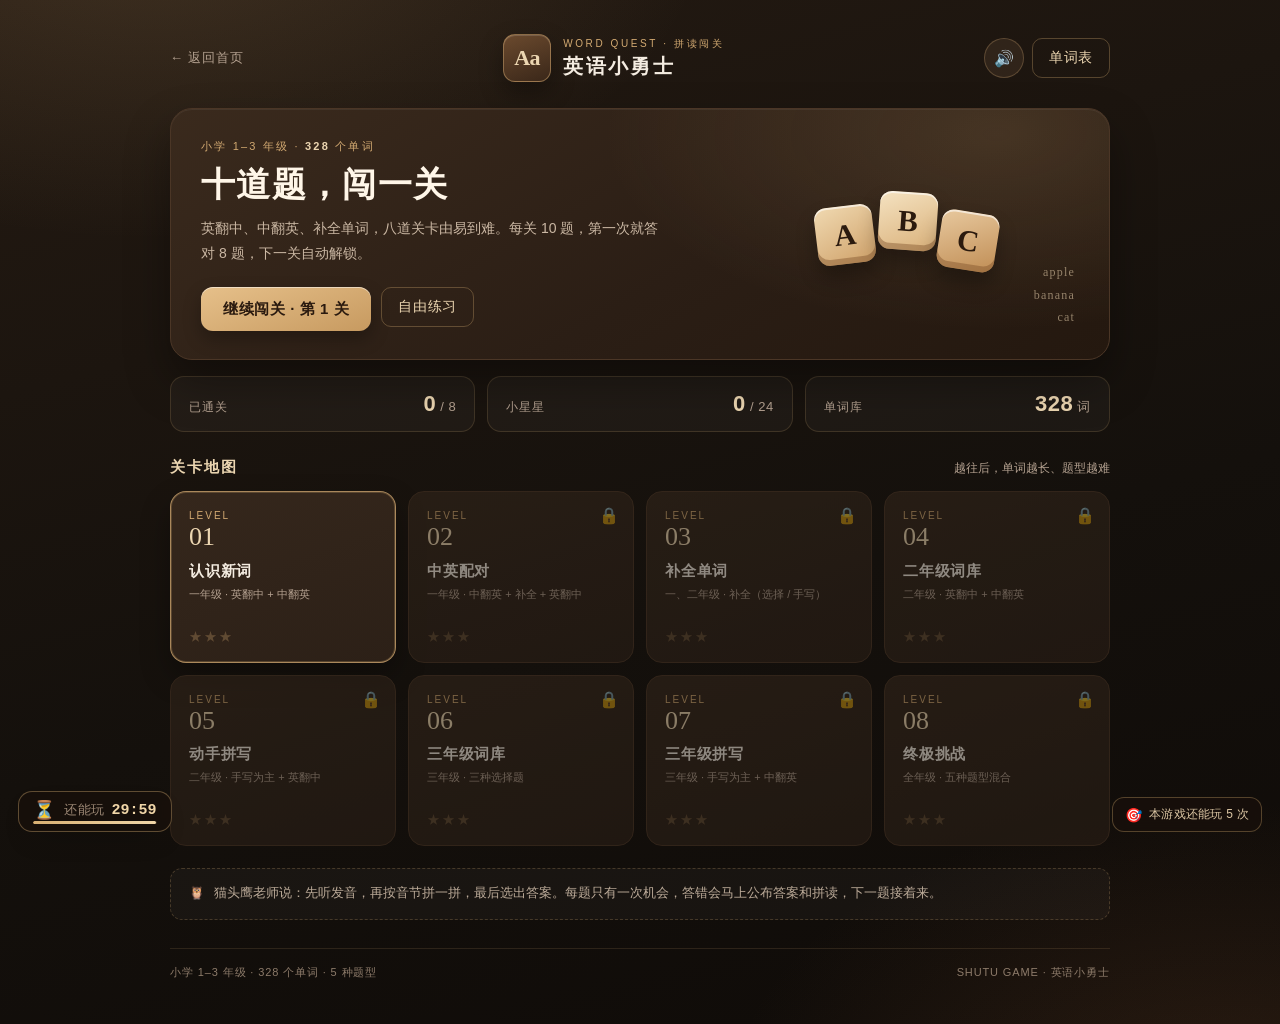
<file: english/english.html>
<!DOCTYPE html>
<html lang="zh-CN">
<head>
    <meta charset="UTF-8">
    <meta name="viewport" content="width=device-width, initial-scale=1.0">
    <title>英语小勇士 · 拼读闯关</title>
    <link rel="stylesheet" href="english.css">
    <link rel="stylesheet" href="../playclock/playclock.css">
    <link rel="stylesheet" href="../limit/limit.css">
</head>
<body>
    <div class="page">
        <header class="topbar">
            <a class="back-link" href="../index.html">← 返回首页</a>

            <div class="brand">
                <span class="logo" aria-hidden="true">Aa</span>
                <div class="brand-copy">
                    <p class="eyebrow">Word Quest · 拼读闯关</p>
                    <h1>英语小勇士</h1>
                </div>
            </div>

            <div class="top-actions">
                <button class="icon-btn" id="soundBtn" type="button" aria-pressed="true" title="开关音效">🔊</button>
                <button class="ghost-btn" id="lexBtn" type="button">单词表</button>
            </div>
        </header>

        <main class="main">
            <!-- ===== 视图：关卡地图 ===== -->
            <section class="view" id="homeView">
                <div class="hero">
                    <div class="hero-copy">
                        <p class="hero-kicker">小学 1–3 年级 · <b id="wordCount">328</b> 个单词</p>
                        <h2>十道题，闯一关</h2>
                        <p class="hero-desc">英翻中、中翻英、补全单词，八道关卡由易到难。每关 10 题，第一次就答对 8 题，下一关自动解锁。</p>
                        <div class="hero-actions">
                            <button class="primary-btn" id="continueBtn" type="button">继续闯关</button>
                            <button class="ghost-btn" id="practiceBtn" type="button">自由练习</button>
                        </div>
                    </div>
                    <div class="hero-badge" aria-hidden="true">
                        <span class="block block-a">A</span>
                        <span class="block block-b">B</span>
                        <span class="block block-c">C</span>
                        <span class="block-note">apple<br>banana<br>cat</span>
                    </div>
                </div>

                <div class="stats-row">
                    <div class="stat"><span>已通关</span><strong><b id="statLevels">0</b> / 8</strong></div>
                    <div class="stat"><span>小星星</span><strong><b id="statStars">0</b> / 24</strong></div>
                    <div class="stat"><span>单词库</span><strong><b id="statWords">328</b> 词</strong></div>
                </div>

                <div class="section-head">
                    <h3>关卡地图</h3>
                    <span class="section-note">越往后，单词越长、题型越难</span>
                </div>
                <div class="level-grid" id="levelGrid"></div>

                <p class="page-tip"><span aria-hidden="true">🦉</span> 猫头鹰老师说：先听发音，再按音节拼一拼，最后选出答案。每题只有一次机会，答错会马上公布答案和拼读，下一题接着来。</p>
            </section>

            <!-- ===== 视图：答题 ===== -->
            <section class="view" id="quizView" hidden>
                <div class="quiz-head">
                    <button class="link-btn" id="quitBtn" type="button">← 退出</button>
                    <div class="quiz-heading">
                        <span class="quiz-level" id="quizLevel">第 1 关</span>
                        <span class="quiz-mode" id="quizMode">闯关</span>
                    </div>
                    <div class="quiz-count"><b id="qIndex">1</b><span>/</span><span id="qTotal">10</span></div>
                </div>

                <div class="progress" aria-hidden="true"><span class="progress-fill" id="progressFill"></span></div>

                <div class="scoreline">
                    <span>第一次答对 <b id="qScore">0</b> 题</span>
                    <span id="qStreak">连对 0</span>
                    <span id="qPracticeCount" hidden>已答 0 题</span>
                </div>

                <div class="quiz-card" id="quizCard">
                    <div class="quiz-topline">
                        <span class="type-chip" id="qType">英翻中</span>
                        <span class="grade-chip" id="qGrade">一年级</span>
                    </div>

                    <p class="ask" id="qAsk">这个单词是什么意思？</p>
                    <div class="prompt" id="qPrompt">apple</div>
                    <p class="prompt-sub" id="qSub">/ˈæpl/ · ap-ple</p>
                    <button class="speak-inline" id="speakBtn" type="button" hidden>🔊 听发音</button>

                    <div class="options" id="optionsBox" role="group" aria-label="选择答案"></div>

                    <div class="write-box" id="writeBox" hidden>
                        <label class="sr-only" for="answerInput">写出答案</label>
                        <input class="answer-input" id="answerInput" type="text" autocomplete="off" autocorrect="off" autocapitalize="off" spellcheck="false" placeholder="在这里拼写">
                        <button class="primary-btn submit-btn" id="submitBtn" type="button">提交</button>
                    </div>

                    <p class="hint-line" id="hintLine" hidden></p>
                    <div class="feedback" id="feedback" role="status" aria-live="polite"></div>

                    <div class="quiz-actions">
                        <button class="ghost-btn" id="hintBtn" type="button">给点提示</button>
                        <button class="primary-btn" id="nextBtn" type="button" hidden>下一题 →</button>
                    </div>
                </div>
            </section>

            <!-- ===== 视图：结算 ===== -->
            <section class="view" id="resultView" hidden>
                <div class="result-card">
                    <div class="result-stars" id="resultStars" aria-hidden="true"></div>
                    <p class="result-kicker" id="resultKicker">第 1 关 · 完成</p>
                    <h2 class="result-title" id="resultTitle">闯关成功</h2>
                    <p class="result-text" id="resultText"></p>

                    <div class="result-metrics">
                        <div><span>第一次答对</span><b id="resultScore">8 / 10</b></div>
                        <div><span>用时</span><b id="resultTime">2 分 10 秒</b></div>
                        <div><span>正确率</span><b id="resultRate">80%</b></div>
                    </div>

                    <div class="wrong-box" id="wrongBox" hidden>
                        <h3>这几题再看一眼</h3>
                        <ul id="wrongList"></ul>
                    </div>

                    <div class="result-actions">
                        <button class="primary-btn" id="nextLevelBtn" type="button">下一关 →</button>
                        <button class="ghost-btn" id="retryBtn" type="button">再玩一次</button>
                        <button class="ghost-btn" id="resultHomeBtn" type="button">返回关卡</button>
                    </div>
                </div>
            </section>

            <!-- ===== 视图：单词表 ===== -->
            <section class="view" id="lexView" hidden>
                <div class="lex-head">
                    <div>
                        <p class="hero-kicker">Word Bank · 拼读词库</p>
                        <h2>全部单词</h2>
                    </div>
                    <button class="ghost-btn" id="lexBackBtn" type="button">返回关卡</button>
                </div>

                <div class="lex-tools">
                    <div class="lex-tabs" id="lexTabs" role="group" aria-label="按年级筛选">
                        <button class="tab is-active" type="button" data-grade="all">全部</button>
                        <button class="tab" type="button" data-grade="1">一年级</button>
                        <button class="tab" type="button" data-grade="2">二年级</button>
                        <button class="tab" type="button" data-grade="3">三年级</button>
                    </div>
                    <input class="lex-search" id="lexSearch" type="search" placeholder="搜单词或中文，例如 apple / 苹果" autocomplete="off">
                </div>

                <p class="lex-count" id="lexCount">共 328 个单词</p>
                <div class="lex-list" id="lexList"></div>
            </section>
        </main>

        <footer class="footer">
            <span>小学 1–3 年级 · 328 个单词 · 5 种题型</span>
            <span>SHUTU GAME · 英语小勇士</span>
        </footer>
    </div>

    <!-- ===== 自由练习设置 ===== -->
    <div class="practice-modal" id="practiceModal" hidden>
        <div class="practice-card" role="dialog" aria-modal="true" aria-labelledby="practiceTitle">
            <p class="hero-kicker">Free Practice</p>
            <h3 id="practiceTitle">自由练习</h3>
            <p class="practice-note">10 题一轮，不计入闯关进度。</p>

            <div class="practice-group">
                <label>年级</label>
                <div class="chip-row" id="practiceGrades">
                    <button class="tab is-active" type="button" data-value="all">全部</button>
                    <button class="tab" type="button" data-value="1">一年级</button>
                    <button class="tab" type="button" data-value="2">二年级</button>
                    <button class="tab" type="button" data-value="3">三年级</button>
                </div>
            </div>

            <div class="practice-group">
                <label>题型</label>
                <div class="chip-row" id="practiceTypes">
                    <button class="tab is-active" type="button" data-value="mix">混合</button>
                    <button class="tab" type="button" data-value="choice">选择题</button>
                    <button class="tab" type="button" data-value="write">手写拼写</button>
                    <button class="tab" type="button" data-value="fill">补全单词</button>
                </div>
            </div>

            <div class="practice-actions">
                <button class="primary-btn" id="practiceStart" type="button">开始练习</button>
                <button class="ghost-btn" id="practiceCancel" type="button">取消</button>
            </div>
        </div>
    </div>

    <script src="english-data.js"></script>
    <script src="../limit/limit.js" data-game="english"></script>
    <script src="english.js"></script>
    <script src="../playclock/playclock.js"></script>
</body>
</html>
</file>
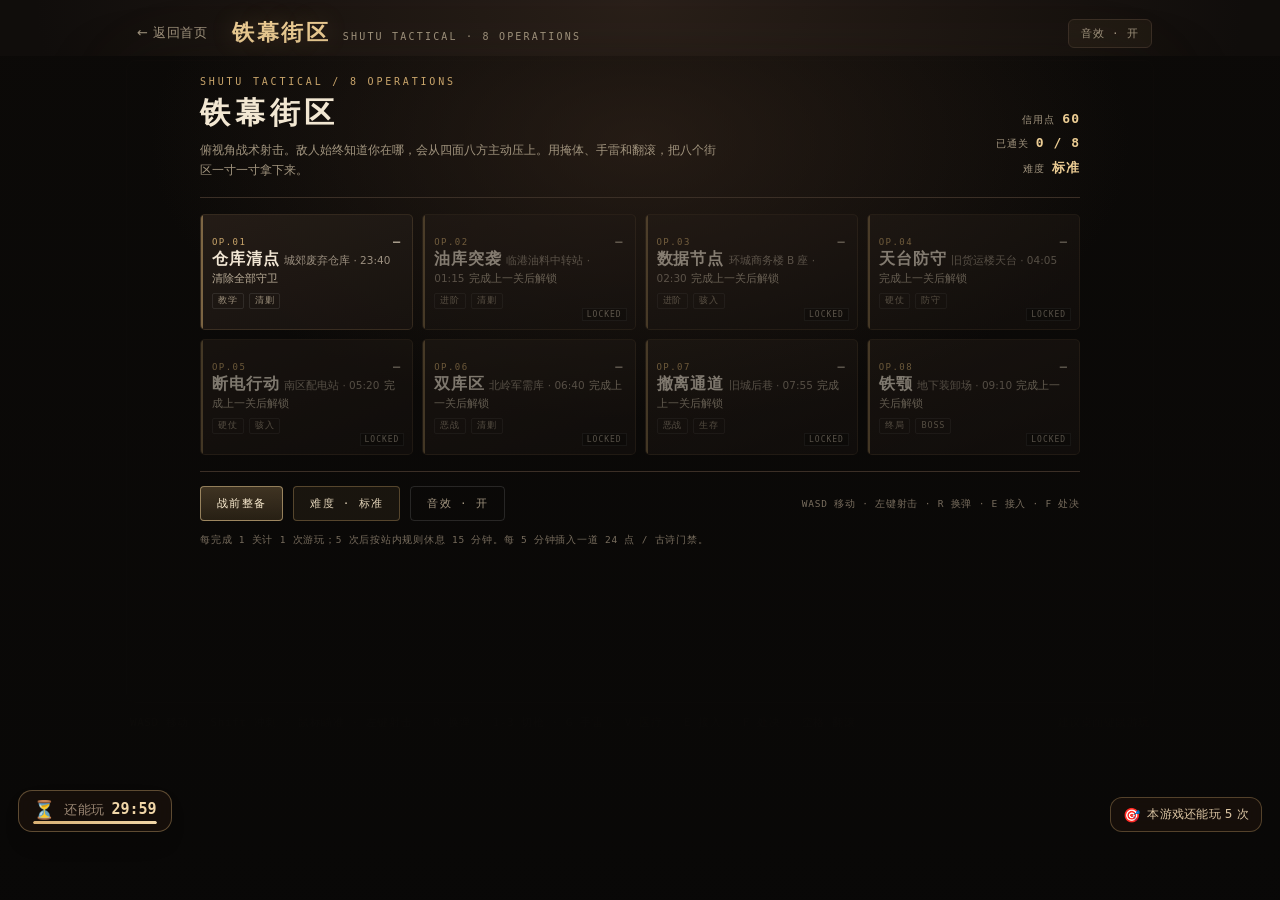
<file: gun-game/gun-game.html>
<!DOCTYPE html>
<html lang="zh-CN">
<head>
    <meta charset="UTF-8">
    <meta name="viewport" content="width=device-width, initial-scale=1.0">
    <title>枪战游戏 · 铁幕街区</title>
    <link rel="stylesheet" href="gun-style.css">
    <!-- 站内通用模块：24 点局间门禁、强制休息、局数上限 -->
    <link rel="stylesheet" href="../twenty-four/css/board.css">
    <link rel="stylesheet" href="../gate/gate.css">
    <link rel="stylesheet" href="../gate/challenges.css">
    <link rel="stylesheet" href="../playclock/playclock.css">
    <link rel="stylesheet" href="../limit/limit.css">
</head>
<body>
<div class="gg-page">
    <header class="gg-head">
        <a class="back-link" href="../index.html">← 返回首页</a>
        <div class="gg-title">
            <span class="gg-mark">铁幕街区</span>
            <span class="gg-sub">SHUTU TACTICAL · 8 OPERATIONS</span>
        </div>
        <button type="button" class="gg-mute" id="muteBtn" aria-label="切换音效">音效 · 开</button>
    </header>

    <div class="gg-stage" id="stage">
        <canvas id="gameCanvas" width="960" height="600" aria-label="战术射击游戏画面"></canvas>

        <!-- 战斗 HUD -->
        <div class="hud is-hidden" id="hud" aria-live="polite">
            <div class="hud-left-top">
                <div class="obj-card">
                    <div class="obj-line">
                        <span class="obj-code" id="hudCode">OP.01</span>
                        <span class="obj-name" id="hudName">仓库清点</span>
                        <span class="obj-clock" id="hudTimer">00:00</span>
                    </div>
                    <p class="obj-text" id="hudObjective">清除全部守卫</p>
                    <div class="obj-bar"><i id="objBar"></i></div>
                    <p class="obj-sub" id="hudObjSub"></p>
                </div>
                <div class="stealth-tag" id="hudStealth">潜行中</div>
            </div>

            <div class="hud-right-top">
                <div class="mini-wrap">
                    <canvas id="minimap" width="168" height="101"></canvas>
                    <span class="mini-label">战术地图</span>
                </div>
            </div>

            <div class="boss-hud is-hidden" id="bossHud">
                <span class="boss-name">铁颚 <i>ARMORED COMMANDER</i></span>
                <div class="boss-bar"><b id="bossBar"></b></div>
            </div>

            <div class="hud-left-bottom">
                <div class="vital">
                    <span class="vital-label">HP</span>
                    <div class="vital-bar"><i id="hpBar"></i></div>
                    <span class="vital-num" id="hpNum">120</span>
                </div>
                <div class="vital armor">
                    <span class="vital-label">ARM</span>
                    <div class="vital-bar"><i id="armorBar"></i></div>
                    <span class="vital-num" id="armorNum">20</span>
                </div>
                <div class="vital stamina">
                    <span class="vital-label">STA</span>
                    <div class="vital-bar"><i id="staminaBar"></i></div>
                </div>
                <div class="gear-line">
                    <span>手雷 <b id="nadeNum">2</b></span>
                    <span>医疗 <b id="medNum">1</b></span>
                </div>
            </div>

            <div class="hud-right-bottom">
                <div class="weapon-panel">
                    <div class="weapon-top">
                        <span class="weapon-name" id="weaponName">MK23 消音手枪</span>
                        <span class="weapon-ammo"><b id="magNum">15</b><em>/</em><i id="reserveNum">150</i></span>
                    </div>
                    <div class="weapon-slots" id="weaponSlots"></div>
                </div>
            </div>

            <div class="hud-toasts" id="toasts"></div>
            <div class="hud-callout" id="hudCallout"></div>
            <div class="hud-hint" id="hudHint"></div>
            <div class="hud-banner" id="banner"></div>
        </div>

        <!-- 菜单 / 简报 / 整备 / 暂停 / 结算 -->
        <div class="screens" id="screenLayer"></div>
    </div>

    <footer class="gg-foot">
        <span>WASD 移动 · Shift 冲刺 · 鼠标瞄准 · 左键射击 · R 换弹 · 1-3 切枪 · G 手雷 · V 医疗 · E 接入 · F 处决 · 空格 翻滚</span>
        <span class="gg-foot-note">建议桌面键鼠游玩</span>
    </footer>
</div>

<script src="../twenty-four/js/core.js"></script>
<script src="../twenty-four/js/board.js"></script>
<script src="../gate/gate.js"></script>
<script src="../gate/challenges/twenty-four.js"></script>
<script src="../poem/poem-data.js"></script>
<script src="../gate/challenges/poem.js"></script>
<script src="../english/english-data.js"></script>
<script src="../gate/challenges/english.js"></script>
<script src="../limit/limit.js" data-game="gun-game"></script>

<script src="js/config.js"></script>
<script src="js/util.js"></script>
<script src="js/audio.js"></script>
<script src="js/map.js"></script>
<script src="js/entities.js"></script>
<script src="js/world.js"></script>
<script src="js/render.js"></script>
<script src="js/ui.js"></script>
<script src="js/game.js"></script>
<script src="../playclock/playclock.js"></script>
</body>
</html>
</file>
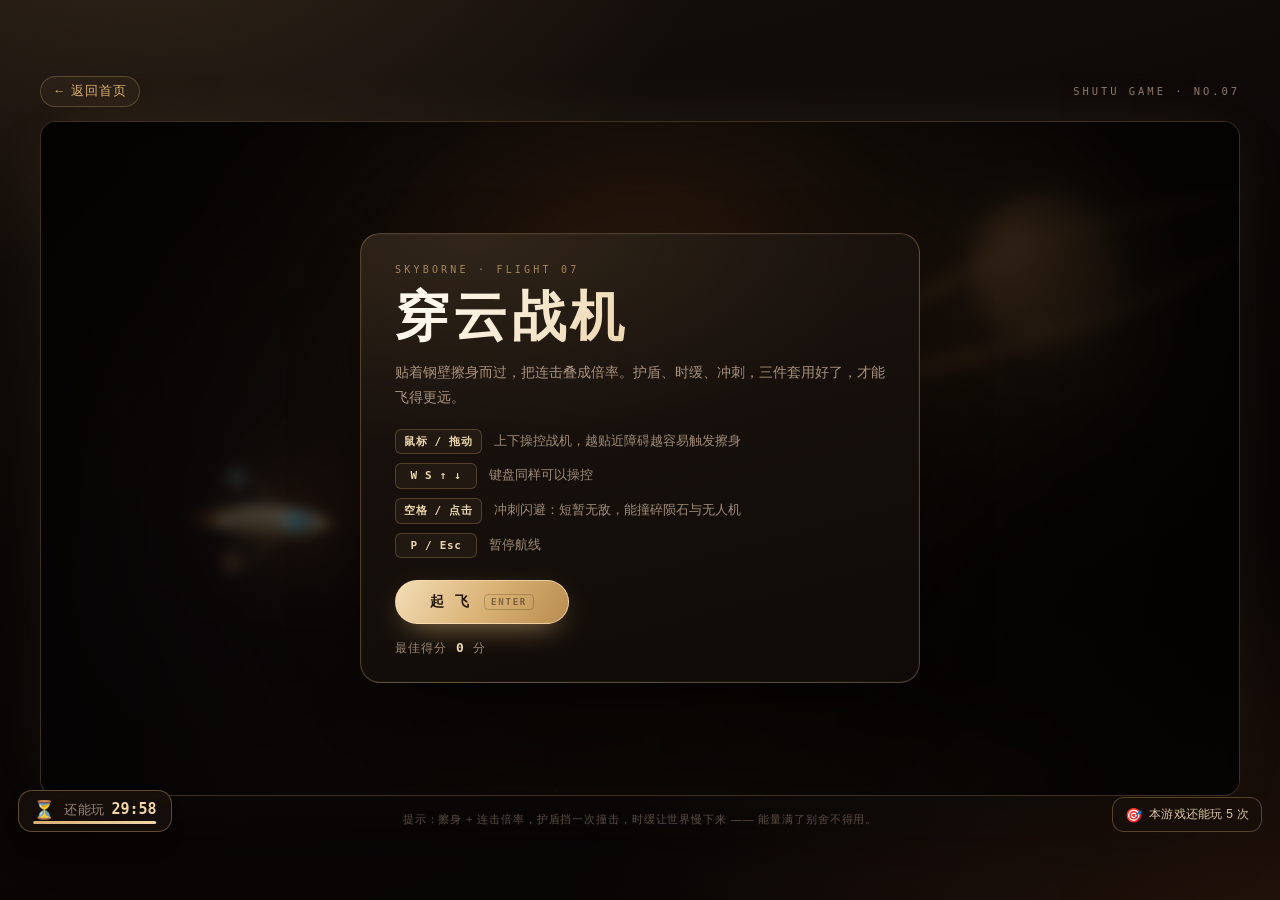
<file: plane/plane.html>
<!DOCTYPE html>
<html lang="zh-CN">
<head>
    <meta charset="UTF-8">
    <meta name="viewport" content="width=device-width, initial-scale=1.0, maximum-scale=1.0, user-scalable=no">
    <title>穿云战机 · SKYBORNE</title>
    <link rel="stylesheet" href="plane.css">
    <!-- 局间门禁：棋盘组件 + 遮罩样式 -->
    <link rel="stylesheet" href="../twenty-four/css/board.css">
    <link rel="stylesheet" href="../gate/gate.css">
    <link rel="stylesheet" href="../gate/challenges.css">
    <link rel="stylesheet" href="../playclock/playclock.css">
    <link rel="stylesheet" href="../limit/limit.css">
</head>
<body>
    <div class="page">
        <header class="topbar">
            <a class="back-link" href="../index.html">← 返回首页</a>
            <span class="brand">SHUTU GAME · NO.07</span>
        </header>

        <div class="frame" id="frame">
            <canvas id="game" width="1280" height="720" aria-label="穿云战机游戏画面"></canvas>
            <div class="scanlines" aria-hidden="true"></div>

            <div class="hud" id="hud" aria-hidden="false">
                <div class="hud-tl">
                    <div class="score-row">
                        <span class="hud-label">SCORE</span>
                        <span class="score-val" id="hudScore">000000</span>
                    </div>
                    <div class="sub-row">
                        <span id="hudBest">BEST 000000</span>
                        <span class="sep">·</span>
                        <span id="hudDist">0 m</span>
                    </div>
                    <div class="hearts" id="hearts"></div>
                </div>

                <div class="hud-tc">
                    <div class="sector" id="hudSector">SECTOR 01 · 琥珀星云</div>
                    <div class="combo" id="hudCombo" hidden>
                        <b id="hudMult">×2</b>
                        <span id="hudComboNum">连击 5</span>
                    </div>
                </div>

                <div class="hud-tr">
                    <button type="button" class="icon-btn" id="soundBtn" title="音效开关">♪</button>
                    <button type="button" class="icon-btn" id="pauseBtn" title="暂停">❚❚</button>
                </div>

                <div class="hud-bottom">
                    <div class="energy-wrap">
                        <div class="energy-bar"><i id="energyFill"></i></div>
                        <span class="energy-label" id="dashLabel">SPACE · 冲刺就绪</span>
                    </div>
                </div>
            </div>

            <div class="overlay" id="menuOv">
                <div class="panel menu-panel">
                    <p class="kicker">SKYBORNE · FLIGHT 07</p>
                    <h1 class="game-title">穿云战机</h1>
                    <p class="lead">贴着钢壁擦身而过，把连击叠成倍率。护盾、时缓、冲刺，三件套用好了，才能飞得更远。</p>
                    <ul class="keys">
                        <li><b>鼠标 / 拖动</b><span>上下操控战机，越贴近障碍越容易触发擦身</span></li>
                        <li><b>W S ↑ ↓</b><span>键盘同样可以操控</span></li>
                        <li><b>空格 / 点击</b><span>冲刺闪避：短暂无敌，能撞碎陨石与无人机</span></li>
                        <li><b>P / Esc</b><span>暂停航线</span></li>
                    </ul>
                    <div class="menu-actions">
                        <button class="cta" id="startBtn"><span>起 飞</span><em>ENTER</em></button>
                    </div>
                    <p class="menu-best">最佳得分 <b id="menuBest">0</b> 分</p>
                </div>
            </div>

            <div class="overlay" id="pauseOv" hidden>
                <div class="panel small-panel">
                    <p class="kicker">PAUSED</p>
                    <h2 class="small-title">航线已暂停</h2>
                    <p class="small-text">按 P / Esc 或点击下面的按钮继续。</p>
                    <button class="cta" id="resumeBtn"><span>继续飞行</span></button>
                </div>
            </div>

            <div class="overlay" id="overOv" hidden>
                <div class="panel over-panel">
                    <p class="kicker" id="overKicker">FLIGHT RECORD</p>
                    <h2 class="over-title" id="overTitle">本次航程结束</h2>
                    <div class="stats">
                        <div><span>得分</span><b id="overScore">0</b></div>
                        <div><span>航程</span><b id="overDist">0 m</b></div>
                        <div><span>连击峰值</span><b id="overCombo">0</b></div>
                        <div><span>最佳</span><b id="overBest">0</b></div>
                    </div>
                    <p class="record" id="overRecord" hidden>✦ 刷新了最佳记录</p>
                    <p class="over-focus" id="overFocus"></p>
                    <div class="over-actions">
                        <button class="cta" id="retryBtn"><span>再飞一次</span></button>
                        <a class="ghost" href="../index.html">回首页</a>
                    </div>
                </div>
            </div>

            <div class="zone-banner" id="zoneBanner" aria-live="polite"></div>

            <button type="button" class="touch-dash" id="dashBtn">冲刺</button>
        </div>

        <p class="footnote">提示：擦身 + 连击倍率，护盾挡一次撞击，时缓让世界慢下来 —— 能量满了别舍不得用。</p>
        <p class="rotate-hint">↻ 建议横屏游玩，航道更宽</p>
    </div>

    <!-- 局间门禁：24 点 + 唐诗题型 -->
    <script src="../twenty-four/js/core.js"></script>
    <script src="../twenty-four/js/board.js"></script>
    <script src="../gate/gate.js"></script>
    <script src="../gate/challenges/twenty-four.js"></script>
    <script src="../poem/poem-data.js"></script>
    <script src="../gate/challenges/poem.js"></script>
    <script src="../english/english-data.js"></script>
    <script src="../gate/challenges/english.js"></script>
    <script src="../limit/limit.js" data-game="plane"></script>
    <script src="plane.js"></script>
    <script src="../playclock/playclock.js"></script>
</body>
</html>
</file>
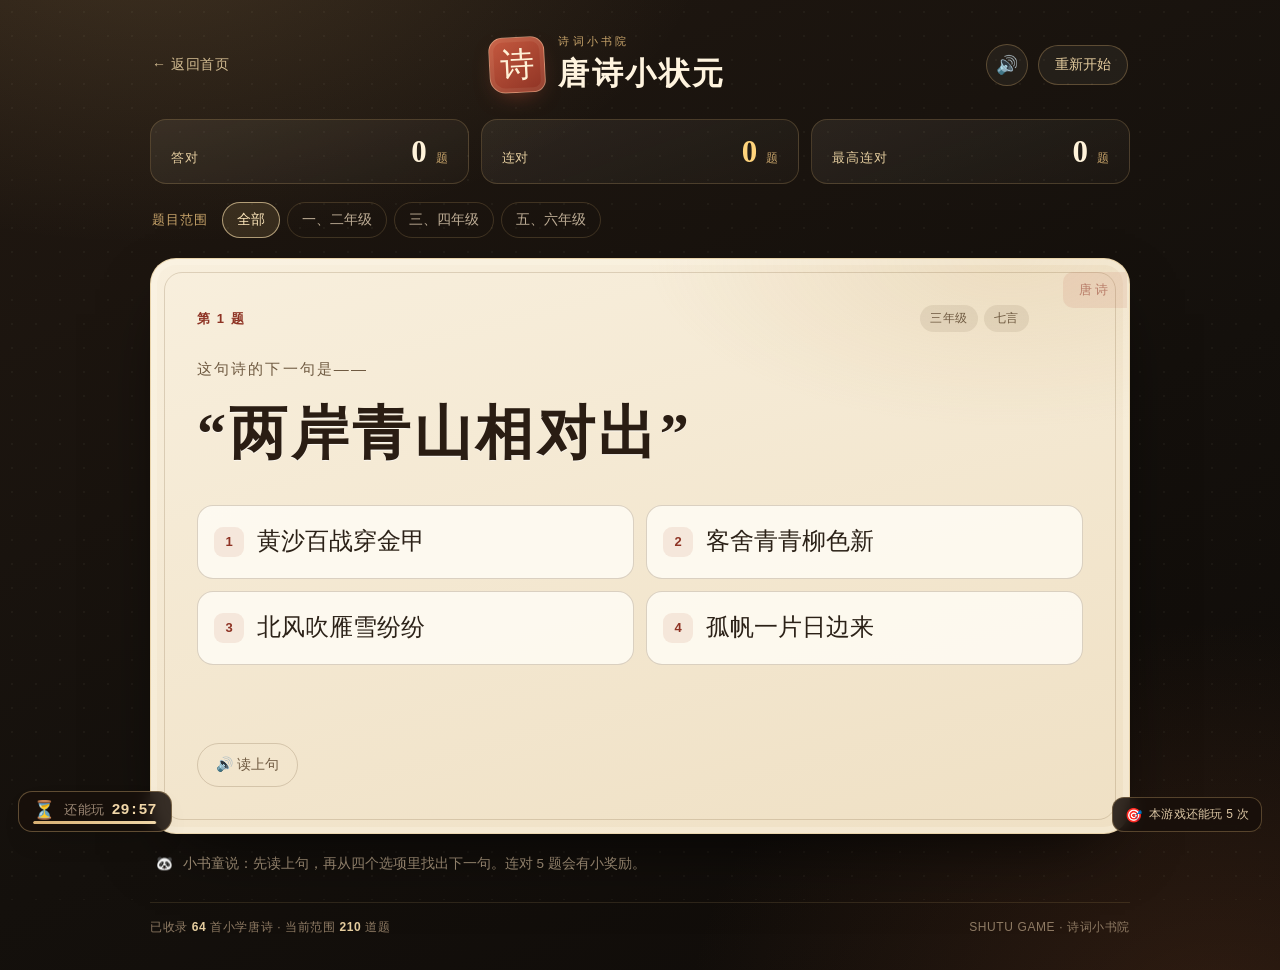
<file: poem/poem.html>
<!DOCTYPE html>
<html lang="zh-CN">
<head>
    <meta charset="UTF-8">
    <meta name="viewport" content="width=device-width, initial-scale=1.0">
    <title>唐诗小状元 · 诗词接龙</title>
    <link rel="stylesheet" href="poem.css">
    <link rel="stylesheet" href="../playclock/playclock.css">
    <link rel="stylesheet" href="../limit/limit.css">
</head>
<body>
    <div class="page">
        <header class="topbar">
            <a class="back-link" href="../index.html">← 返回首页</a>

            <div class="brand">
                <span class="seal" aria-hidden="true">诗</span>
                <div class="brand-copy">
                    <p class="eyebrow">诗词小书院</p>
                    <h1>唐诗小状元</h1>
                </div>
            </div>

            <div class="top-actions">
                <button class="icon-btn" id="soundBtn" type="button" aria-pressed="true" title="开关音效">🔊</button>
                <button class="ghost-btn" id="restartBtn" type="button">重新开始</button>
            </div>
        </header>

        <main class="main">
            <section class="stats" aria-label="答题成绩">
                <div class="stat">
                    <span class="stat-label">答对</span>
                    <strong class="stat-value" id="score">0</strong>
                    <span class="stat-unit">题</span>
                </div>
                <div class="stat stat-streak">
                    <span class="stat-label">连对</span>
                    <strong class="stat-value" id="streak">0</strong>
                    <span class="stat-unit">题</span>
                </div>
                <div class="stat">
                    <span class="stat-label">最高连对</span>
                    <strong class="stat-value" id="best">0</strong>
                    <span class="stat-unit">题</span>
                </div>
            </section>

            <div class="level-row" role="group" aria-label="选择年级">
                <span class="level-label">题目范围</span>
                <div class="level-tabs" id="levelTabs">
                    <button class="level-tab is-active" type="button" data-group="all">全部</button>
                    <button class="level-tab" type="button" data-group="low">一、二年级</button>
                    <button class="level-tab" type="button" data-group="mid">三、四年级</button>
                    <button class="level-tab" type="button" data-group="high">五、六年级</button>
                </div>
            </div>

            <section class="quiz-card" aria-labelledby="upLine">
                <div class="quiz-top">
                    <span class="quiz-no" id="questionNo">第 1 题</span>
                    <div class="quiz-tags">
                        <span class="quiz-tag" id="gradeTag">一年级</span>
                        <span class="quiz-tag" id="lengthTag">五言</span>
                    </div>
                </div>

                <p class="prompt-label">这句诗的下一句是——</p>
                <blockquote class="up-line" id="upLine">“白日依山尽”</blockquote>

                <div class="options" id="options" role="group" aria-label="选择下一句"></div>

                <div class="feedback" id="feedback" role="status" aria-live="polite"></div>

                <div class="quiz-actions">
                    <button class="primary-btn" id="nextBtn" type="button" hidden>下一题 →</button>
                    <button class="speak-btn" id="speakBtn" type="button">🔊 读上句</button>
                </div>
            </section>

            <p class="page-tip"><span aria-hidden="true">🐼</span> 小书童说：先读上句，再从四个选项里找出下一句。连对 5 题会有小奖励。</p>
        </main>

        <footer class="footer">
            <span>已收录 <b id="poemCount">64</b> 首小学唐诗 · 当前范围 <b id="questionCount">210</b> 道题</span>
            <span>SHUTU GAME · 诗词小书院</span>
        </footer>
    </div>

    <div class="reward" id="reward" hidden>
        <div class="reward-card" role="dialog" aria-modal="true" aria-labelledby="rewardTitle">
            <div class="reward-stars" aria-hidden="true">⭐</div>
            <p class="reward-kicker">小状元奖励</p>
            <h2 class="reward-title" id="rewardTitle">连对 5 题！</h2>
            <p class="reward-text" id="rewardText">你把诗句记得真牢，送你一颗小星星。</p>
            <div class="reward-seal" aria-hidden="true">状元</div>
            <button class="primary-btn reward-btn" id="rewardBtn" type="button">继续闯关 →</button>
        </div>
    </div>

    <script src="poem-data.js"></script>
    <script src="../limit/limit.js" data-game="poem"></script>
<script src="poem.js"></script>
    <script src="../playclock/playclock.js"></script>
</body>
</html>
</file>
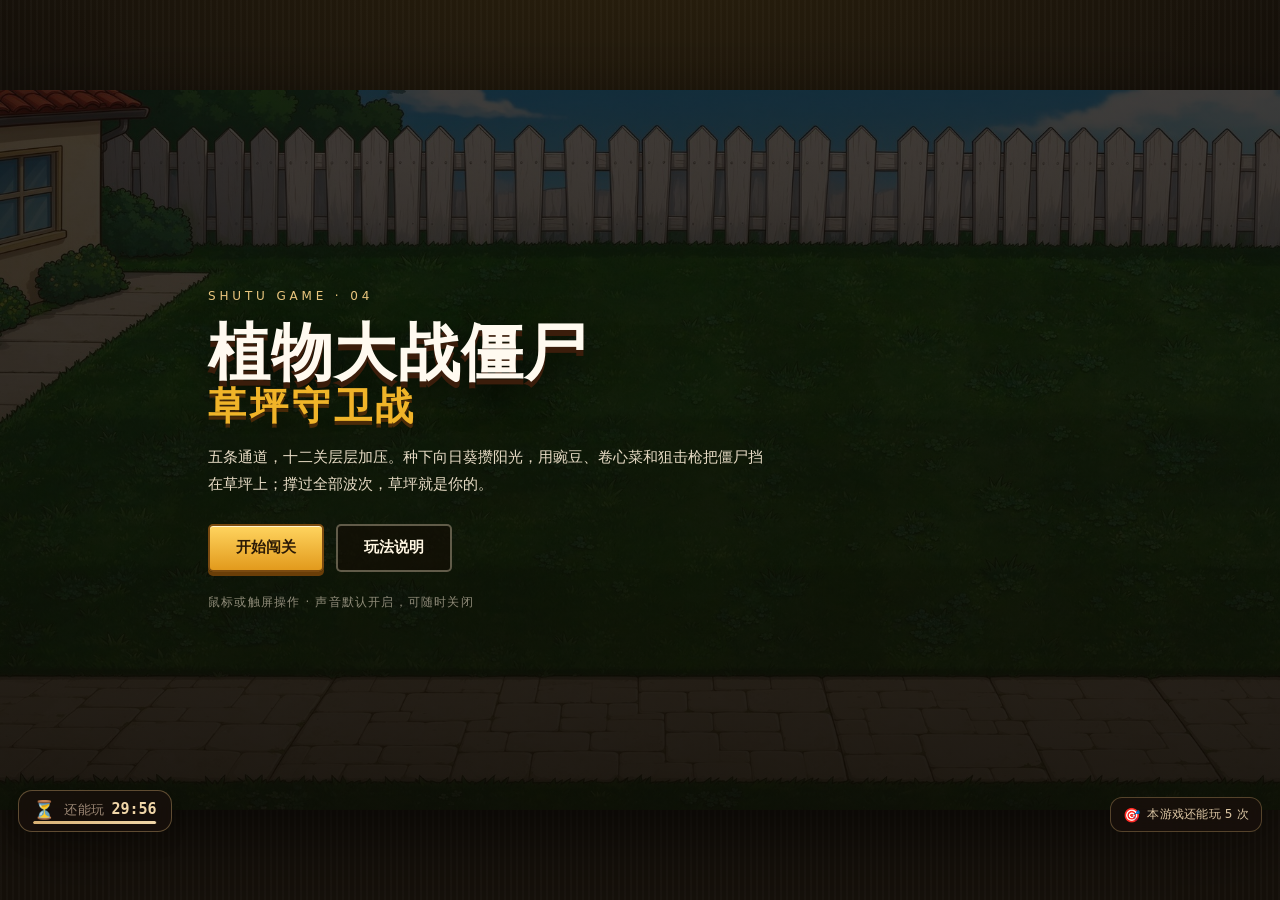
<file: pvz/pvz.html>
<!DOCTYPE html>
<html lang="zh-CN">
<head>
  <meta charset="UTF-8">
  <meta name="viewport" content="width=device-width, initial-scale=1">
  <title>草坪守卫战 · 植物大战僵尸</title>
  <link rel="icon" href="data:image/svg+xml,%3Csvg xmlns='http://www.w3.org/2000/svg' viewBox='0 0 32 32'%3E%3Crect width='32' height='32' fill='%232a3d1c'/%3E%3Ccircle cx='16' cy='13' r='8' fill='%238fd05a'/%3E%3Ccircle cx='19' cy='13' r='3.4' fill='%231b2b12'/%3E%3Cpath d='M16 21v7M12 26h8' stroke='%236fae43' stroke-width='3' fill='none'/%3E%3C/svg%3E">
  <link rel="stylesheet" href="css/style.css">
  <!-- 24 点局间门禁：棋盘组件 + 遮罩样式 -->
  <link rel="stylesheet" href="../twenty-four/css/board.css">
  <link rel="stylesheet" href="../gate/gate.css">
  <link rel="stylesheet" href="../gate/challenges.css">
    <link rel="stylesheet" href="../playclock/playclock.css">
    <link rel="stylesheet" href="../limit/limit.css">
</head>
<body>
<div class="app" id="app">
  <canvas id="stage"></canvas>

  <!-- ===== 战斗 HUD ===== -->
  <div class="hud" id="hud">
    <div class="topbar">
      <div class="sun-panel">
        <svg class="sun-icon" viewBox="0 0 24 24" aria-hidden="true">
          <circle cx="12" cy="12" r="7"/>
          <path d="M12 1.6v3M12 19.4v3M1.6 12h3M19.4 12h3M4.6 4.6l2.1 2.1M17.3 17.3l2.1 2.1M19.4 4.6l-2.1 2.1M6.7 17.3l-2.1 2.1"/>
        </svg>
        <span id="sunCount">150</span>
      </div>

      <div class="level-panel">
        <div class="level-name" id="levelName">草坪守卫战</div>
        <div class="wave-track"><div class="wave-fill" id="waveFill"></div></div>
        <div class="wave-text" id="waveText">0 / 4</div>
      </div>

      <div class="top-actions">
        <button class="chip" id="btnPause" type="button">暂停</button>
        <button class="chip" id="btnMute" type="button">音效开</button>
        <button class="chip" id="btnMusic" type="button">音乐开</button>
        <button class="chip" id="btnMenu" type="button">选关</button>
        <button class="chip" id="btnHelp" type="button">玩法</button>
      </div>
    </div>

    <div class="bottom">
      <div class="seed-bar" id="seedBar"></div>
      <button class="shovel-btn" id="shovelBtn" type="button" title="铲除已种下的植物">
        <svg viewBox="0 0 24 24" aria-hidden="true">
          <path d="M12 3v9" stroke="#3a2412" stroke-width="2" fill="none"/>
          <path d="M9 2h6v3H9z" fill="#6b4522"/>
          <path d="M7 12h10l-1.4 6.2A2 2 0 0 1 13.7 20H10.3a2 2 0 0 1-1.9-1.8L7 12z" fill="#8d9a84"/>
        </svg>
        <span>铲子</span>
      </button>
    </div>

    <div class="toast-layer" id="toastLayer"></div>
    <div class="wave-banner hidden" id="waveBanner"></div>
  </div>

  <!-- ===== 开始页 ===== -->
  <div class="start-screen" id="startScreen">
    <div class="start-inner">
      <div class="kicker">SHUTU GAME · 04</div>
      <h1>植物大战僵尸<span>草坪守卫战</span></h1>
      <p>五条通道，十二关层层加压。种下向日葵攒阳光，用豌豆、卷心菜和狙击枪把僵尸挡在草坪上；撑过全部波次，草坪就是你的。</p>
      <div class="start-actions">
        <button class="btn primary" id="btnStart" type="button">开始闯关</button>
        <button class="btn ghost" id="btnStartHelp" type="button">玩法说明</button>
      </div>
      <div class="start-meta">鼠标或触屏操作 · 声音默认开启，可随时关闭</div>
    </div>
  </div>

  <!-- ===== 弹窗容器 ===== -->
  <div class="modal-layer hidden" id="modalLayer">
    <div class="modal-box" id="modalBox"></div>
  </div>
</div>

<!-- 模块按依赖顺序加载：配置 → 工具 → 音效 → 资源 → 实体 → 世界 → 渲染 → 界面 → 主控 -->
<script src="../twenty-four/js/core.js"></script>
<script src="../twenty-four/js/board.js"></script>
<script src="../gate/gate.js"></script>
<script src="../gate/challenges/twenty-four.js"></script>
<script src="../poem/poem-data.js"></script>
<script src="../gate/challenges/poem.js"></script>
<script src="../english/english-data.js"></script>
<script src="../gate/challenges/english.js"></script>
<script src="../limit/limit.js" data-game="pvz"></script>
<script src="js/config.js"></script>
<script src="js/util.js"></script>
<script src="js/audio.js"></script>
<script src="js/assets.js"></script>
<script src="js/entities.js"></script>
<script src="js/world.js"></script>
<script src="js/render.js"></script>
<script src="js/hud.js"></script>
<script src="js/game.js"></script>
<script src="js/app.js"></script>
    <script src="../playclock/playclock.js"></script>
</body>
</html>
</file>
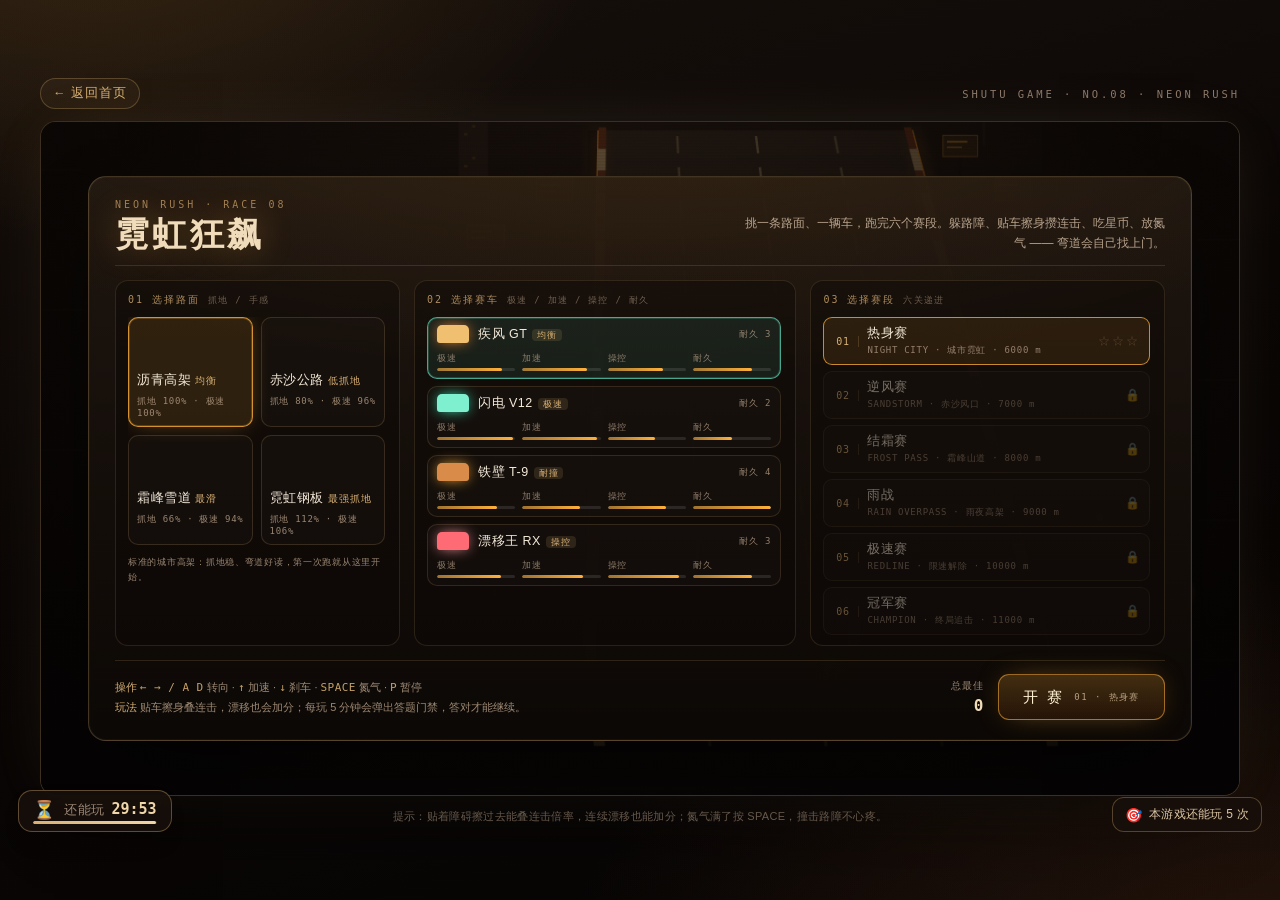
<file: racing/racing.html>
<!DOCTYPE html>
<html lang="zh-CN">
<head>
    <meta charset="UTF-8">
    <meta name="viewport" content="width=device-width, initial-scale=1.0, maximum-scale=1.0, user-scalable=no">
    <title>霓虹狂飙 · NEON RUSH</title>
    <link rel="stylesheet" href="racing.css">
    <!-- 局间门禁 -->
    <link rel="stylesheet" href="../gate/gate.css">
    <link rel="stylesheet" href="../gate/challenges.css">
    <link rel="stylesheet" href="../playclock/playclock.css">
    <link rel="stylesheet" href="../limit/limit.css">
</head>
<body>
    <div class="page">
        <header class="topbar">
            <a class="back-link" href="../index.html">← 返回首页</a>
            <span class="brand">SHUTU GAME · NO.08 · NEON RUSH</span>
        </header>

        <div class="frame" id="frame">
            <canvas id="game" width="1280" height="720" aria-label="霓虹狂飙赛车游戏画面"></canvas>
            <div class="scanlines" aria-hidden="true"></div>

            <div class="hud" id="hud" aria-hidden="true">
                <div class="hud-tl">
                    <div class="score-row">
                        <span class="hud-label">SCORE</span>
                        <span class="score-val" id="hudScore">000000</span>
                    </div>
                    <div class="sub-row">
                        <span id="hudBest">BEST 000000</span>
                        <span class="sep">·</span>
                        <span id="hudCoins">★ 0</span>
                    </div>
                    <div class="combo-chip" id="hudCombo">
                        <span>擦身连击</span><b id="hudComboNum">×2</b>
                    </div>
                </div>

                <div class="hud-tc">
                    <div class="level-name" id="hudLevel">热身赛 · 城市霓虹</div>
                    <div class="level-bar">
                        <i class="level-fill" id="levelFill"></i>
                        <i class="level-mark" id="levelMark"></i>
                    </div>
                    <div class="level-meta">
                        <span id="hudDist">0 / 0 m</span>
                        <span id="hudTime">0.0s</span>
                    </div>
                </div>

                <div class="hud-tr">
                    <div class="hearts" id="hearts"></div>
                    <button type="button" class="icon-btn" id="soundBtn" title="音效开关">♪</button>
                    <button type="button" class="icon-btn" id="pauseBtn" title="暂停">❚❚</button>
                </div>

                <div class="hud-speed">
                    <div class="speed-block">
                        <span class="speed-val" id="hudSpeed">0</span>
                        <span class="speed-unit">KM/H</span>
                    </div>
                    <div class="nitro-block">
                        <div class="nitro-head" id="nitroHead">
                            <span>氮气 · SPACE</span>
                            <span id="nitroPct">0%</span>
                        </div>
                        <div class="nitro-bar">
                            <i class="nitro-fill" id="nitroFill"></i>
                        </div>
                    </div>
                </div>

                <div class="drift-tag" id="driftTag">DRIFT · 漂移加分</div>
            </div>

            <!-- 主菜单 -->
            <div class="overlay" id="menuOv">
                <div class="panel menu-panel">
                    <div class="menu-head">
                        <div>
                            <p class="kicker">NEON RUSH · RACE 08</p>
                            <h1 class="game-title">霓虹狂飙</h1>
                        </div>
                        <p class="lead">挑一条路面、一辆车，跑完六个赛段。躲路障、贴车擦身攒连击、吃星币、放氮气 —— 弯道会自己找上门。</p>
                    </div>

                    <div class="menu-grid">
                        <section class="col">
                            <div class="col-head">01 选择路面 <em>抓地 / 手感</em></div>
                            <div class="col-body">
                                <div class="surface-grid" id="surfaceGrid"></div>
                                <p class="surface-meta" id="surfaceNote" style="margin-top:10px;line-height:1.65"></p>
                            </div>
                        </section>

                        <section class="col">
                            <div class="col-head">02 选择赛车 <em>极速 / 加速 / 操控 / 耐久</em></div>
                            <div class="col-body">
                                <div class="car-list" id="carList"></div>
                            </div>
                        </section>

                        <section class="col">
                            <div class="col-head">03 选择赛段 <em>六关递进</em></div>
                            <div class="col-body">
                                <div class="level-list" id="levelList"></div>
                            </div>
                        </section>
                    </div>

                    <div class="menu-foot">
                        <p class="menu-hint">
                            <b>操作</b> <span class="keys-inline">← → / A D</span> 转向 · <span class="keys-inline">↑</span> 加速 · <span class="keys-inline">↓</span> 刹车 · <span class="keys-inline">SPACE</span> 氮气 · <span class="keys-inline">P</span> 暂停<br>
                            <b>玩法</b> 贴车擦身叠连击，漂移也会加分；每玩 5 分钟会弹出答题门禁，答对才能继续。
                        </p>
                        <div class="menu-foot-right">
                            <div class="menu-best">总最佳<b id="menuBest">0</b></div>
                            <button class="cta" id="startBtn"><span>开 赛</span><em>ENTER</em></button>
                        </div>
                    </div>
                </div>
            </div>

            <!-- 暂停 -->
            <div class="overlay" id="pauseOv" hidden>
                <div class="panel small-panel">
                    <p class="kicker">PAUSED</p>
                    <h2 class="small-title">赛道暂停</h2>
                    <p class="small-text">按 P / Esc 或点击继续。回来后计时重新开始。</p>
                    <div class="small-actions">
                        <button class="cta is-compact" id="resumeBtn">继续比赛</button>
                        <button class="ghost" id="pauseRestartBtn">重跑本关</button>
                        <button class="ghost" id="pauseMenuBtn">回菜单</button>
                    </div>
                </div>
            </div>

            <!-- 单关结算 -->
            <div class="overlay" id="resultOv" hidden>
                <div class="panel result-panel">
                    <p class="result-kicker" id="resultKicker">STAGE CLEAR</p>
                    <h2 class="result-title" id="resultTitle">赛段完成</h2>
                    <div class="stars" id="resultStars">
                        <span>★</span><span>★</span><span>★</span>
                    </div>
                    <p class="star-note" id="starNote">2★ 8000 分 · 3★ 9200 分</p>
                    <div class="result-stats">
                        <div><span>得分</span><b id="resScore">0</b></div>
                        <div><span>用时</span><b id="resTime">0s</b></div>
                        <div><span>星币</span><b id="resCoins">0</b></div>
                        <div><span>擦身峰值</span><b id="resCombo">0</b></div>
                    </div>
                    <p class="result-record" id="resRecord" hidden>✦ 刷新了本关最佳</p>
                    <div class="result-actions">
                        <button class="cta" id="nextBtn"><span>下一关</span><em>ENTER</em></button>
                        <button class="ghost" id="retryBtn">重跑本关</button>
                        <button class="ghost" id="resultMenuBtn">回菜单</button>
                    </div>
                    <p class="result-hint" id="resHint"></p>
                </div>
            </div>

            <!-- 全军覆没 -->
            <div class="overlay" id="crashOv" hidden>
                <div class="panel result-panel">
                    <p class="result-kicker" id="crashKicker">VEHICLE DOWN</p>
                    <h2 class="result-title" id="crashTitle">赛车报废了</h2>
                    <p class="small-text" id="crashText"></p>
                    <div class="result-stats">
                        <div><span>跑了</span><b id="crashDist">0 m</b></div>
                        <div><span>得分</span><b id="crashScore">0</b></div>
                        <div><span>星币</span><b id="crashCoins">0</b></div>
                        <div><span>擦身峰值</span><b id="crashCombo">0</b></div>
                    </div>
                    <div class="result-actions">
                        <button class="cta" id="crashRetryBtn"><span>再来一次</span><em>ENTER</em></button>
                        <button class="ghost" id="crashMenuBtn">回菜单</button>
                    </div>
                    <p class="result-hint" id="crashHint"></p>
                </div>
            </div>

            <!-- 全通关 -->
            <div class="overlay" id="cupOv" hidden>
                <div class="panel cup-panel">
                    <p class="result-kicker">CHAMPION · 全部赛段完成</p>
                    <h2 class="result-title" style="font-size:36px;margin-top:8px">霓虹冠军</h2>
                    <div class="stars" id="cupStars"><span>★</span><span>★</span><span>★</span></div>
                    <p class="star-note" id="cupNote">六个赛段全部通过</p>
                    <div class="result-stats">
                        <div><span>总星数</span><b id="cupStarCount">0 / 18</b></div>
                        <div><span>累计得分</span><b id="cupScore">0</b></div>
                        <div><span>最佳单关</span><b id="cupBest">0</b></div>
                        <div><span>使用赛车</span><b id="cupCar">疾风 GT</b></div>
                    </div>
                    <div class="result-actions">
                        <button class="cta" id="cupAgainBtn"><span>从头再飙</span></button>
                        <button class="ghost" id="cupMenuBtn">回菜单</button>
                    </div>
                </div>
            </div>

            <button type="button" class="touch-nitro" id="nitroBtn">氮气</button>
        </div>

        <p class="footnote">提示：贴着障碍擦过去能叠连击倍率，连续漂移也能加分；氮气满了按 SPACE，撞击路障不心疼。</p>
        <p class="rotate-hint">↻ 建议横屏游玩，弯道更宽</p>
    </div>

    <!-- 局间门禁：口算填空 + 唐诗 -->
    <script src="../gate/gate.js"></script>
    <script src="../gate/challenges/quick-math.js"></script>
    <script src="../poem/poem-data.js"></script>
    <script src="../gate/challenges/poem.js"></script>
    <script src="../english/english-data.js"></script>
    <script src="../gate/challenges/english.js"></script>
    <script src="../limit/limit.js" data-game="racing"></script>
    <script src="racing.js"></script>
    <script src="../playclock/playclock.js"></script>
</body>
</html>
</file>
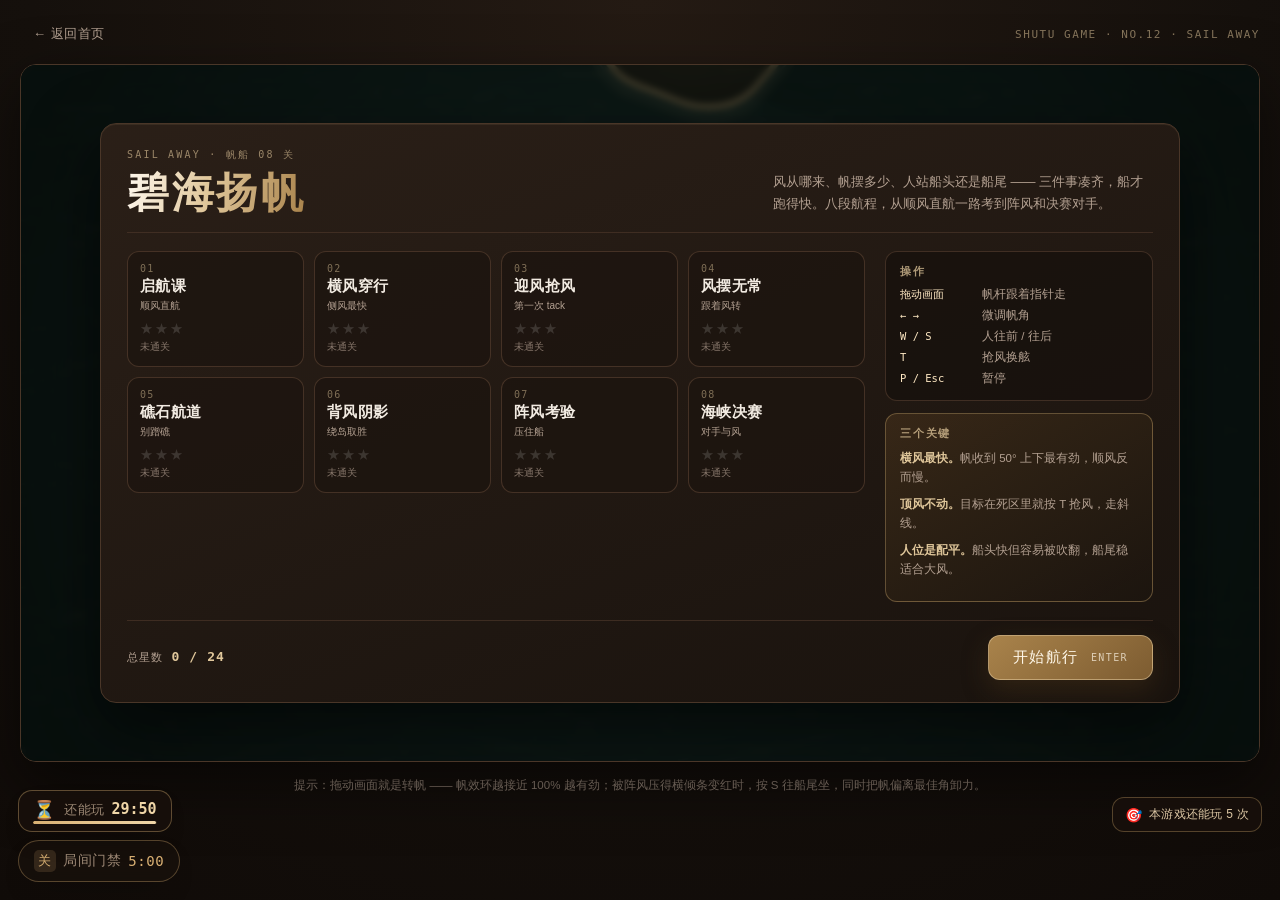
<file: sailing/sailing.html>
<!DOCTYPE html>
<html lang="zh-CN">
<head>
    <meta charset="UTF-8">
    <meta name="viewport" content="width=device-width, initial-scale=1.0, maximum-scale=1.0, user-scalable=no">
    <title>碧海扬帆 · SAIL AWAY</title>
    <link rel="stylesheet" href="sailing.css">
    <link rel="stylesheet" href="../gate/gate.css">
    <link rel="stylesheet" href="../gate/challenges.css">
    <link rel="stylesheet" href="../playclock/playclock.css">
    <link rel="stylesheet" href="../limit/limit.css">
</head>
<body>
<div class="page">
    <header class="topbar">
        <a class="back-link" href="../index.html">← 返回首页</a>
        <span class="brand">SHUTU GAME · NO.12 · SAIL AWAY</span>
    </header>

    <div class="frame">
        <canvas id="game" width="1280" height="720" aria-label="碧海扬帆帆船游戏画面"></canvas>

        <div class="hud" id="hud" hidden>
            <div class="hud-left">
                <div class="level-line">
                    <b id="hudLevel">1 · 启航课</b>
                    <span id="hudSub">顺风直航</span>
                </div>
                <div class="stat-row">
                    <div class="stat">
                        <label>用时</label>
                        <b id="hudTime">00:00.0</b>
                    </div>
                    <div class="stat">
                        <label>剩余</label>
                        <b id="hudDist">0</b>
                    </div>
                </div>
                <div class="speed-big">
                    <b id="hudSpeed">0.0</b><em>节</em>
                </div>
                <div class="tack-chip" id="tackChip">直航</div>
            </div>

            <div class="hud-right">
                <div class="rose-box">
                    <canvas id="rose" width="232" height="232"></canvas>
                    <span id="windTxt">西风 13 节</span>
                </div>
                <div class="gauges">
                    <div class="eff-ring" id="effRing">
                        <span id="effNum">0%</span>
                        <em>帆效</em>
                    </div>
                    <div class="heel-box">
                        <div class="heel-head"><span>横倾</span><b id="heelNum">0°</b></div>
                        <div class="heel-track"><i id="heelFill"></i></div>
                    </div>
                    <div class="crew-box">
                        <span class="crew-label">人位</span>
                        <div class="crew-dots">
                            <i class="crew-dot"></i>
                            <i class="crew-dot"></i>
                            <i class="crew-dot"></i>
                            <i class="crew-dot"></i>
                            <i class="crew-dot"></i>
                        </div>
                        <em class="crew-hint">W 前 · S 后</em>
                    </div>
                </div>
                <div class="rival-row" id="rivalRow" hidden>对手距终点 <b id="rivalTxt">0</b></div>
            </div>

            <div class="hint-bar" id="hintBar"></div>
            <div class="toast-bar" id="toastBar"></div>
            <div class="trim-chip" id="trimChip">完美配帆 +6%</div>
            <!-- 调试读数：仅在 ?debug=1 时显示 -->
            <pre class="dbg-out" id="dbgOut" hidden></pre>

            <div class="tools">
                <button type="button" class="tool-btn" id="sfxBtn" title="音效开关">🔊</button>
                <button type="button" class="tool-btn" id="musicBtn" title="音乐开关">♪</button>
                <button type="button" class="tool-btn is-text" id="assistBtn" title="最佳帆角提示">提示开</button>
                <button type="button" class="tool-btn" id="pauseBtn" title="暂停">❚❚</button>
            </div>

            <div class="touch-pad">
                <button type="button" class="pad-btn" id="crewFwd">人前 ▲</button>
                <button type="button" class="pad-btn" id="crewAft">人后 ▼</button>
                <button type="button" class="pad-btn is-primary" id="tackBtn">抢风 T</button>
            </div>
        </div>

        <!-- 主菜单 -->
        <div class="overlay" id="menuOv">
            <div class="panel menu-panel">
                <div class="menu-head">
                    <div>
                        <p class="kicker">SAIL AWAY · 帆船 08 关</p>
                        <h1 class="game-title">碧海扬帆</h1>
                    </div>
                    <p class="lead">风从哪来、帆摆多少、人站船头还是船尾 —— 三件事凑齐，船才跑得快。八段航程，从顺风直航一路考到阵风和决赛对手。</p>
                </div>

                <div class="menu-body">
                    <div class="level-grid" id="levelGrid"></div>

                    <aside class="menu-side">
                        <div class="side-card">
                            <h3>操作</h3>
                            <ul class="key-list">
                                <li><b>拖动画面</b><span>帆杆跟着指针走</span></li>
                                <li><b>← →</b><span>微调帆角</span></li>
                                <li><b>W / S</b><span>人往前 / 往后</span></li>
                                <li><b>T</b><span>抢风换舷</span></li>
                                <li><b>P / Esc</b><span>暂停</span></li>
                            </ul>
                        </div>
                        <div class="side-card is-accent">
                            <h3>三个关键</h3>
                            <p><b>横风最快。</b>帆收到 50° 上下最有劲，顺风反而慢。</p>
                            <p><b>顶风不动。</b>目标在死区里就按 T 抢风，走斜线。</p>
                            <p><b>人位是配平。</b>船头快但容易被吹翻，船尾稳适合大风。</p>
                        </div>
                    </aside>
                </div>

                <div class="menu-foot">
                    <div class="menu-stars">总星数 <b id="menuStars">0 / 24</b></div>
                    <button type="button" class="cta" id="menuStart"><span>开始航行</span><em>ENTER</em></button>
                </div>
            </div>
        </div>

        <!-- 暂停 -->
        <div class="overlay" id="pauseOv" hidden>
            <div class="panel small-panel">
                <p class="kicker">PAUSED</p>
                <h2 class="small-title">靠港歇一会儿</h2>
                <p class="small-text">按 P / Esc 或点下面继续。回来以后计时接着走。</p>
                <div class="actions">
                    <button type="button" class="cta" id="resumeBtn">继续航行</button>
                    <button type="button" class="ghost" id="pauseRestartBtn">重跑本关</button>
                    <button type="button" class="ghost" id="pauseMenuBtn">回菜单</button>
                </div>
            </div>
        </div>

        <!-- 单关结算 -->
        <div class="overlay" id="resultOv" hidden>
            <div class="panel result-panel">
                <p class="kicker" id="resKicker">STAGE CLEAR · 抵达终点</p>
                <h2 class="result-title" id="resTitle">顺利抵达</h2>
                <div class="stars" id="resStars"></div>
                <p class="par-note">三星 <b id="resPar">00:00</b> · 二星 <b id="resPar2">00:00</b></p>
                <div class="result-grid">
                    <div><span>用时</span><b id="resTime">00:00</b></div>
                    <div><span>撞礁</span><b id="resBump">0 次</b></div>
                </div>
                <p class="record" id="resRecord" hidden>✦ 刷新了本关最佳</p>
                <p class="res-hint" id="resHint"></p>
                <div class="actions">
                    <button type="button" class="cta" id="nextBtn">下一关</button>
                    <button type="button" class="ghost" id="retryBtn">重跑本关</button>
                    <button type="button" class="ghost" id="resultMenuBtn">回菜单</button>
                </div>
                <p class="all-done" id="resAllDone" hidden>全部关卡都跑完了 · <button type="button" class="link" id="allDoneBtn">看总成绩 →</button></p>
            </div>
        </div>

        <!-- 全部通关 -->
        <div class="overlay" id="cupOv" hidden>
            <div class="panel result-panel cup-panel">
                <p class="kicker">ALL CLEAR · 八段航程完成</p>
                <h2 class="result-title">海上老船长</h2>
                <p class="cup-stars" id="cupStars">0 / 24</p>
                <p class="par-note">最佳时间合计 <b id="cupTime">00:00</b></p>
                <div class="actions">
                    <button type="button" class="cta" id="cupAgainBtn">从头再航</button>
                    <button type="button" class="ghost" id="cupMenuBtn">回菜单</button>
                </div>
            </div>
        </div>
    </div>

    <p class="footnote">
        提示：拖动画面就是转帆 —— 帆效环越接近 100% 越有劲；被阵风压得横倾条变红时，按 S 往船尾坐，同时把帆偏离最佳角卸力。
    </p>
    <p class="rotate-hint">↻ 建议横屏游玩，海图更开阔</p>
</div>

<!-- 局间门禁：口算 + 唐诗 -->
<script src="../gate/gate.js"></script>
<script src="../gate/challenges/quick-math.js"></script>
<script src="../poem/poem-data.js"></script>
<script src="../gate/challenges/poem.js"></script>
<script src="../limit/limit.js" data-game="sailing"></script>
<script src="config.js"></script>
<script src="audio.js"></script>
<script src="game.js"></script>
<script src="../playclock/playclock.js"></script>
</body>
</html>
</file>
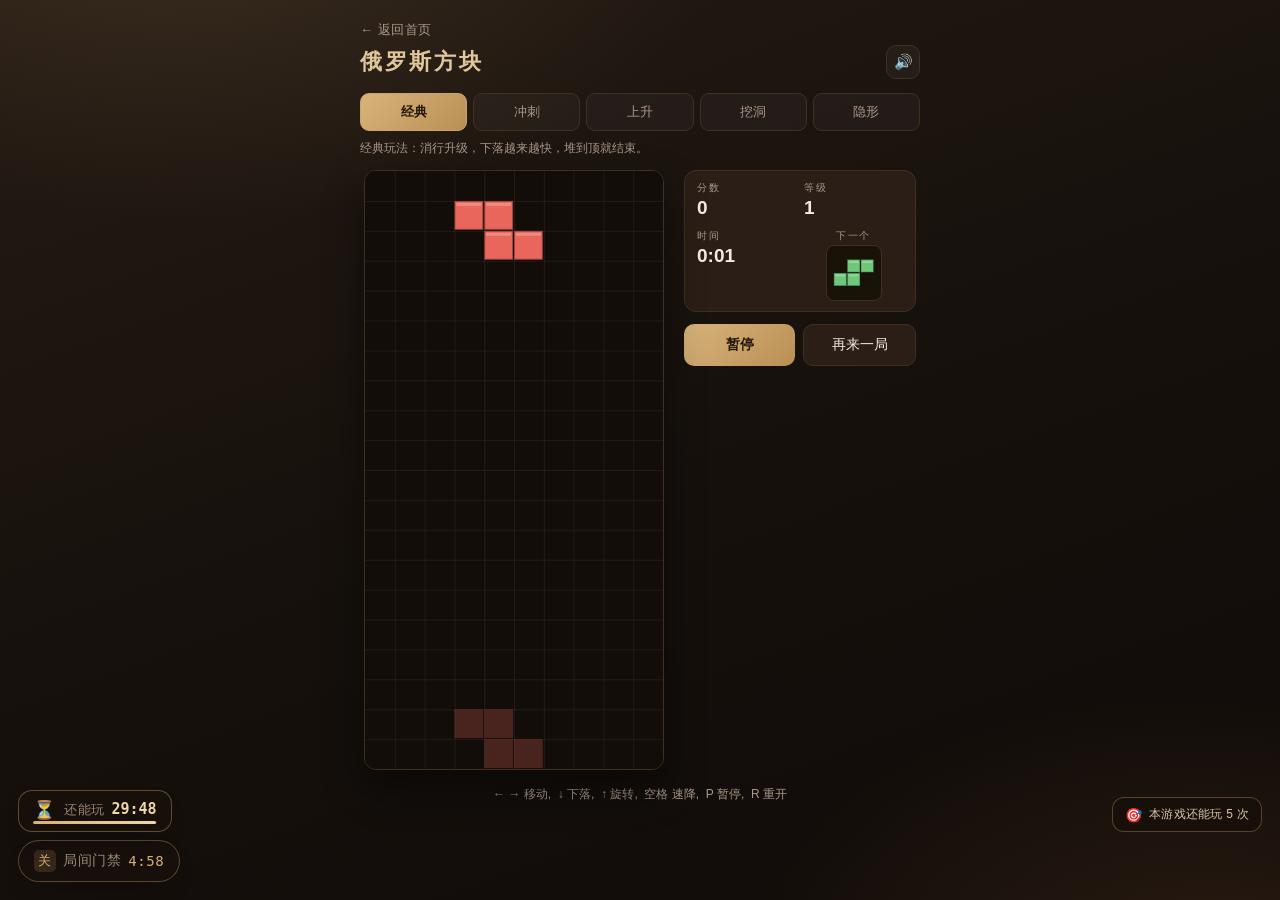
<file: tetris/tetris.html>
<!DOCTYPE html>
<html lang="zh-CN">
<head>
    <meta charset="UTF-8">
    <meta name="viewport" content="width=device-width, initial-scale=1.0">
    <title>俄罗斯方块</title>
    <link rel="stylesheet" href="tetris-style.css">
    <!-- 24 点局间门禁：棋盘组件 + 遮罩样式 -->
    <link rel="stylesheet" href="../twenty-four/css/board.css">
    <link rel="stylesheet" href="../gate/gate.css">
    <link rel="stylesheet" href="../gate/challenges.css">
    <link rel="stylesheet" href="../playclock/playclock.css">
    <link rel="stylesheet" href="../limit/limit.css">
</head>
<body>
    <div class="game-container">
        <a class="back-link" href="../index.html">← 返回首页</a>

        <div class="title-row">
            <h1>俄罗斯方块</h1>
            <button id="soundBtn" class="icon-btn" type="button" aria-label="关闭音效">🔊</button>
        </div>

        <div class="mode-tabs" role="tablist" aria-label="游戏模式">
            <button class="mode-tab is-active" type="button" data-mode="classic" role="tab">经典</button>
            <button class="mode-tab" type="button" data-mode="sprint" role="tab">冲刺</button>
            <button class="mode-tab" type="button" data-mode="riser" role="tab">上升</button>
            <button class="mode-tab" type="button" data-mode="dig" role="tab">挖洞</button>
            <button class="mode-tab" type="button" data-mode="invisible" role="tab">隐形</button>
        </div>
        <p class="mode-tip" id="modeTip">经典玩法：消行升级，下落越来越快，堆到顶就结束。</p>

        <div class="layout">
            <div class="stage">
                <canvas id="gameCanvas" width="300" height="600"></canvas>
                <div class="toast" id="toast" aria-live="polite"></div>
            </div>

            <aside class="side">
                <div class="hud">
                    <div class="hud-item">
                        <span class="hud-label">分数</span>
                        <span class="hud-value" id="score">0</span>
                    </div>
                    <div class="hud-item">
                        <span class="hud-label" id="goalLabel">等级</span>
                        <span class="hud-value" id="goalValue">1</span>
                    </div>
                    <div class="hud-item">
                        <span class="hud-label">时间</span>
                        <span class="hud-value" id="timeValue">0:00</span>
                    </div>
                    <div class="hud-item is-next">
                        <span class="hud-label">下一个</span>
                        <canvas id="nextCanvas" width="80" height="80"></canvas>
                    </div>
                </div>

                <div class="controls">
                    <button id="pauseBtn" class="btn is-primary" type="button">暂停</button>
                    <button id="restartBtn" class="btn" type="button">再来一局</button>
                </div>

                <div class="pad" id="pad">
                    <button type="button" data-act="left" aria-label="左移">←</button>
                    <button type="button" data-act="rotate" aria-label="旋转">⟳</button>
                    <button type="button" data-act="right" aria-label="右移">→</button>
                    <button type="button" data-act="down" aria-label="下移">↓</button>
                    <button type="button" data-act="drop" aria-label="速降">⇩</button>
                </div>
            </aside>
        </div>

        <div class="instructions">
            <p>← → 移动,&nbsp; ↓ 下落,&nbsp; ↑ 旋转,&nbsp; 空格 速降,&nbsp; P 暂停,&nbsp; R 重开</p>
        </div>
    </div>
    <script src="../twenty-four/js/core.js"></script>
    <script src="../twenty-four/js/board.js"></script>
    <script src="../gate/gate.js"></script>
    <script src="../gate/challenges/twenty-four.js"></script>
    <script src="../poem/poem-data.js"></script>
    <script src="../gate/challenges/poem.js"></script>
    <script src="../english/english-data.js"></script>
    <script src="../gate/challenges/english.js"></script>
    <script src="../limit/limit.js" data-game="tetris"></script>
    <script src="tetris-script.js"></script>
    <script src="../playclock/playclock.js"></script>
</body>
</html>
</file>
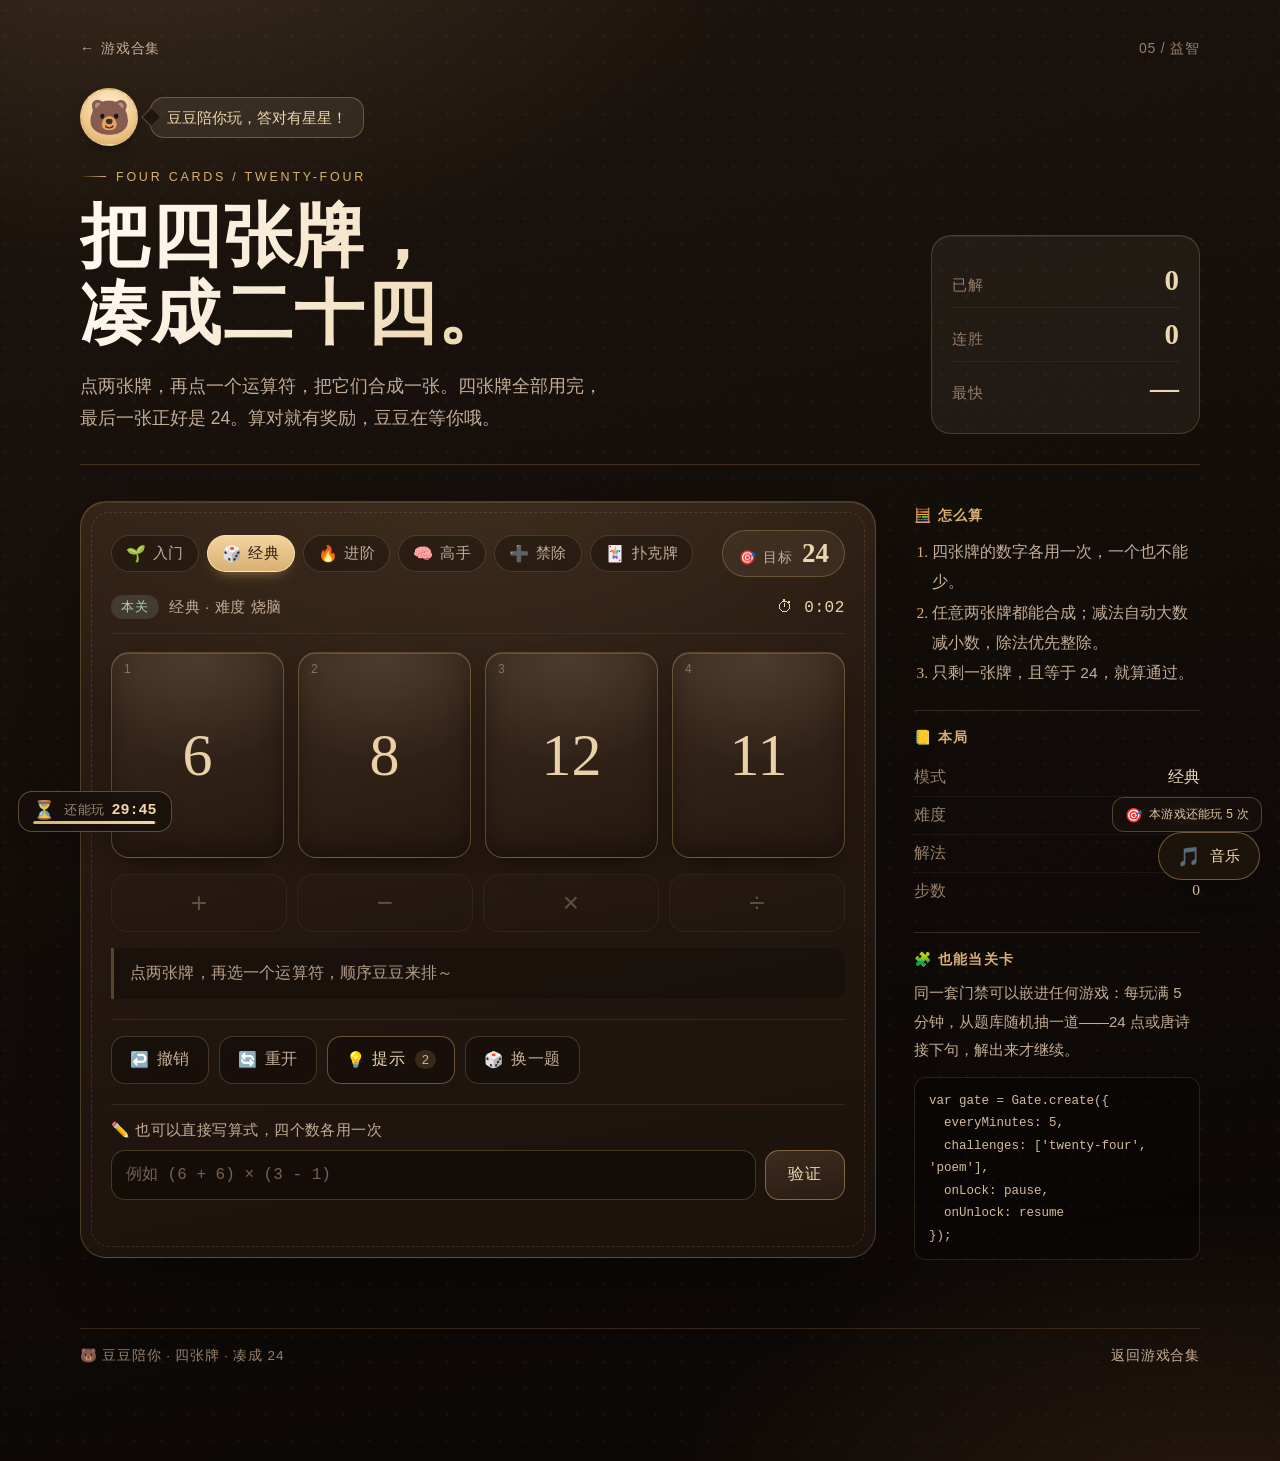
<file: twenty-four/twenty-four.html>
<!DOCTYPE html>
<html lang="zh-CN">
<head>
    <meta charset="UTF-8">
    <meta name="viewport" content="width=device-width, initial-scale=1.0">
    <title>24 点 · 数字牌桌</title>
    <meta name="description" content="四张牌各用一次，用加减乘除凑出 24。支持入门、经典、进阶、高手、禁除和扑克牌六种模式，也能作为其他游戏的局间关卡。">
    <link rel="stylesheet" href="css/board.css">
    <link rel="stylesheet" href="css/style.css">
    <link rel="stylesheet" href="../playclock/playclock.css">
    <link rel="stylesheet" href="../limit/limit.css">
</head>
<body>
    <div class="page">
        <nav class="topline">
            <a class="back" href="../index.html"><span class="arrow">←</span>游戏合集</a>
            <span>05 / 益智</span>
        </nav>

        <header class="masthead">
            <div class="masthead-grid">
                <div class="intro">
                    <div class="mascot-line">
                        <span class="mascot-face" aria-hidden="true">🐻</span>
                        <p class="mascot-say">豆豆陪你玩，答对有星星！</p>
                    </div>
                    <div class="kicker">Four Cards / Twenty-Four</div>
                    <h1 class="title">把四张牌，<br>凑成二十四。</h1>
                    <p class="lede">
                        点两张牌，再点一个运算符，把它们合成一张。四张牌全部用完，
                        最后一张正好是 24。算对就有奖励，豆豆在等你哦。
                    </p>
                </div>
                <aside class="scoreboard" aria-label="战绩">
                    <div class="score-row">
                        <span>已解</span>
                        <b id="statSolved">0</b>
                    </div>
                    <div class="score-row">
                        <span>连胜</span>
                        <b id="statStreak">0</b>
                    </div>
                    <div class="score-row">
                        <span>最快</span>
                        <b id="statBest">—</b>
                    </div>
                </aside>
            </div>
        </header>

        <main class="layout">
            <section class="table" aria-label="24 点牌桌">
                <div class="table-top">
                    <nav class="modes" id="modeBar" aria-label="难度模式"></nav>
                    <div class="target"><span>🎯 目标</span><b>24</b></div>
                </div>

                <div class="table-note">
                    <span class="note-pill">本关</span>
                    <span id="puzzleMeta">经典 · 难度 适中</span>
                    <span class="table-timer">⏱ <span id="timer">0:00</span></span>
                </div>

                <div class="player">
                    <div id="board"></div>
                </div>

                <div class="table-actions" id="actions">
                    <button type="button" data-act="undo"><span aria-hidden="true">↩️</span>撤销</button>
                    <button type="button" data-act="reset"><span aria-hidden="true">🔄</span>重开</button>
                    <button type="button" data-act="hint" id="hintBtn"><span aria-hidden="true">💡</span>提示<em id="hintLeft">2</em></button>
                    <button type="button" data-act="skip"><span aria-hidden="true">🎲</span>换一题</button>
                </div>

                <form class="type" id="typeForm" autocomplete="off">
                    <label for="exprInput">✏️ 也可以直接写算式，四个数各用一次</label>
                    <div class="type-row">
                        <input id="exprInput" type="text" inputmode="text" spellcheck="false"
                            placeholder="例如 (6 + 6) × (3 - 1)">
                        <button type="submit">验证</button>
                    </div>
                    <p class="type-msg" id="typeMsg" role="status" aria-live="polite"></p>
                </form>
            </section>

            <aside class="rail">
                <section class="rail-block">
                    <h2>🧮 怎么算</h2>
                    <ol>
                        <li>四张牌的数字各用一次，一个也不能少。</li>
                        <li>任意两张牌都能合成；减法自动大数减小数，除法优先整除。</li>
                        <li>只剩一张牌，且等于 24，就算通过。</li>
                    </ol>
                </section>

                <section class="rail-block">
                    <h2>📒 本局</h2>
                    <dl class="rail-dl">
                        <div><dt>模式</dt><dd id="railMode">经典</dd></div>
                        <div><dt>难度</dt><dd id="railDifficulty">适中</dd></div>
                        <div><dt>解法</dt><dd id="railSolutions">—</dd></div>
                        <div><dt>步数</dt><dd id="railMoves">0</dd></div>
                    </dl>
                </section>

                <section class="rail-block rail-note">
                    <h2>🧩 也能当关卡</h2>
                    <p>同一套门禁可以嵌进任何游戏：每玩满 5 分钟，从题库随机抽一道——24 点或唐诗接下句，解出来才继续。</p>
                    <code class="rail-code">var gate = Gate.create({
  everyMinutes: 5,
  challenges: ['twenty-four', 'poem'],
  onLock: pause,
  onUnlock: resume
});</code>
                </section>
            </aside>
        </main>

        <footer class="footer">
            <span>🐻 豆豆陪你 · 四张牌 · 凑成 24</span>
            <span><a href="../index.html">返回游戏合集</a></span>
        </footer>
    </div>

    <!-- 奖励弹窗 -->
    <div class="reward" id="result" hidden>
        <div class="reward-scrim"></div>
        <section class="reward-card" role="dialog" aria-modal="true" aria-labelledby="rewardTitle">
            <div class="confetti" id="confetti" aria-hidden="true"></div>
            <div class="reward-mascot" aria-hidden="true">🐻</div>
            <p class="reward-kicker">解出来啦</p>
            <h2 class="reward-title" id="rewardTitle">太棒了！</h2>
            <div class="reward-stars" id="rewardStars" role="img" aria-label="三颗星"></div>
            <p class="result-expr" id="resultExpr"></p>
            <div class="reward-meta">
                <span id="resultTime"></span>
                <span id="resultDifficulty"></span>
            </div>
            <p class="reward-streak" id="rewardStreak"></p>
            <button type="button" class="next-btn" id="nextBtn">再来一题 <span aria-hidden="true">→</span></button>
            <p class="reward-tip">按 Enter 也能继续</p>
        </section>
    </div>

    <button type="button" class="music-btn" id="musicBtn" aria-pressed="true" aria-label="背景音乐开关">
        <span class="music-icon" aria-hidden="true">🎵</span>
        <span class="music-label">音乐</span>
    </button>
    <audio id="bgm" src="assets/bgm.m4a" loop preload="auto"></audio>

    <script src="../limit/limit.js" data-game="twenty-four"></script>
<script src="js/core.js"></script>
    <script src="js/board.js"></script>
    <script src="js/app.js"></script>
    <script src="../playclock/playclock.js"></script>
</body>
</html>
</file>
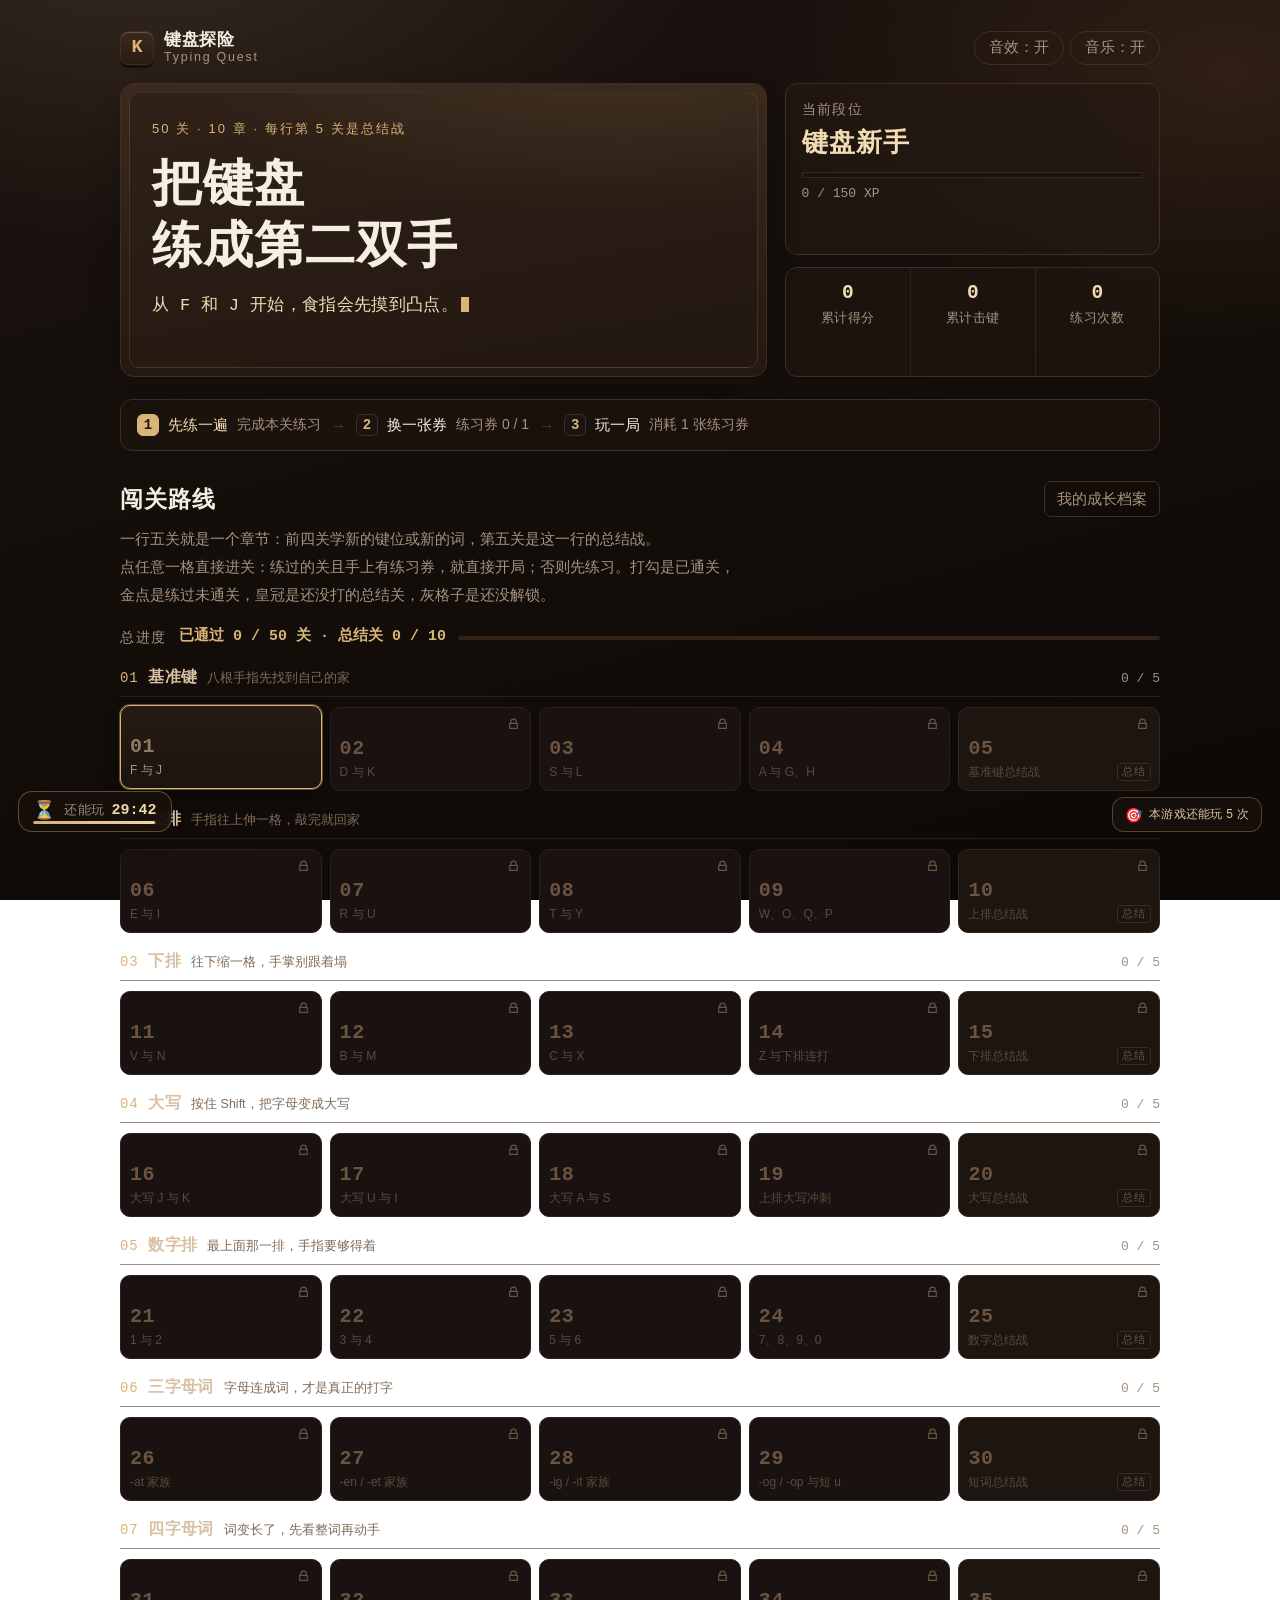
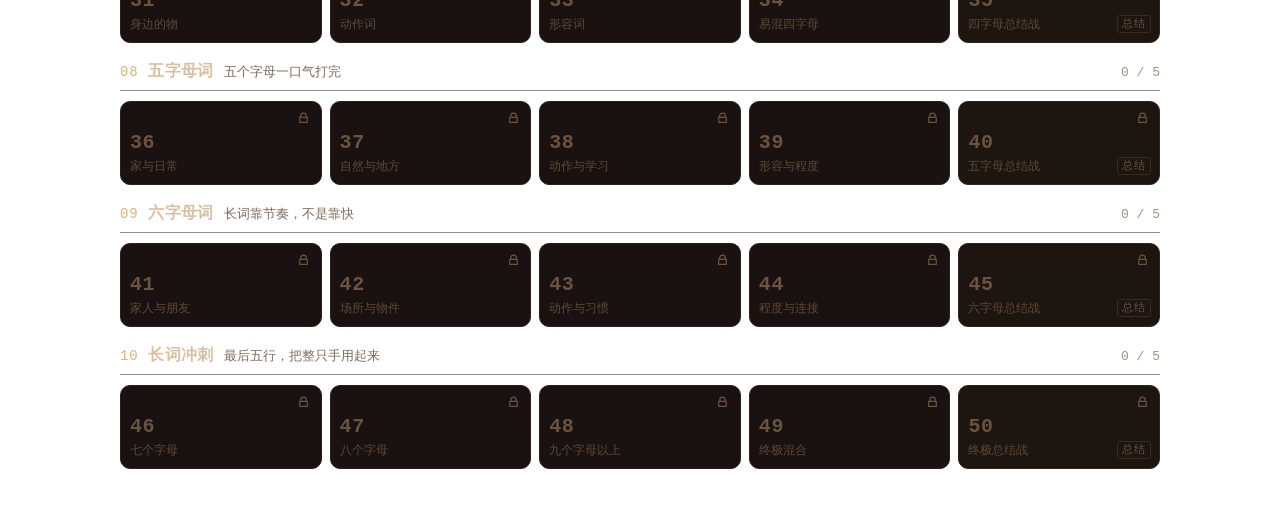
<file: typing-game/typing.html>
<!DOCTYPE html>
<html lang="zh-CN">
<head>
<meta charset="UTF-8">
<meta name="viewport" content="width=device-width, initial-scale=1">
<title>键盘探险 · 打字闯关</title>
<link rel="icon" href="data:image/svg+xml,<svg xmlns='http://www.w3.org/2000/svg' viewBox='0 0 32 32'><rect x='2' y='8' width='28' height='18' rx='5' fill='%23d9b477'/><text x='16' y='23' font-family='monospace' font-size='13' font-weight='700' text-anchor='middle' fill='%232b1c12'>K</text></svg>">
<link rel="stylesheet" href="css/style.css">
    <link rel="stylesheet" href="../playclock/playclock.css">
    <link rel="stylesheet" href="../limit/limit.css">
</head>
<body>
<canvas id="fx" aria-hidden="true"></canvas>

<div class="app">
  <header class="topbar">
    <a class="brand" href="../index.html" aria-label="返回游戏合集">
      <span class="brand-key">K</span>
      <span class="brand-text"><b>键盘探险</b><i>Typing Quest</i></span>
    </a>
    <div class="top-actions">
      <button class="chip-btn" id="sfxBtn" type="button">音效：开</button>
      <button class="chip-btn" id="musicBtn" type="button">音乐：开</button>
    </div>
  </header>

  <main>
    <!-- ===== 视图：关卡地图 ===== -->
    <section class="screen is-active" data-screen="map">
      <div class="hero">
        <div class="keycap keycap-big">
          <div class="kc-face">
            <span class="kc-label">50 关 · 10 章 · 每行第 5 关是总结战</span>
            <h1>把键盘<br>练成第二双手</h1>
            <p class="type-line"><span id="typeDemo"></span><span class="caret"></span></p>
          </div>
        </div>
        <aside class="hero-side">
          <div class="rank">
            <span class="rank-label">当前段位</span>
            <strong class="rank-name" id="rankName">键盘新手</strong>
            <div class="rank-bar" role="progressbar" aria-label="段位进度"><i id="rankBar"></i></div>
            <span class="rank-xp" id="rankXp">0 / 120 XP</span>
          </div>
          <div class="mini-stats" id="miniStats"></div>
        </aside>
      </div>

      <div class="flow" id="flow">
        <span class="flow-step" data-flow="practice"><b>1</b><em>先练一遍</em><i>完成本关练习</i></span>
        <span class="flow-arrow">→</span>
        <span class="flow-step" data-flow="token"><b>2</b><em>换一张券</em><i id="flowToken">练习券 0 / 1</i></span>
        <span class="flow-arrow">→</span>
        <span class="flow-step" data-flow="game"><b>3</b><em>玩一局</em><i>消耗 1 张练习券</i></span>
      </div>

      <div class="levels-head">
        <div class="levels-title">
          <h2>闯关路线</h2>
          <button class="ghost-btn" type="button" data-action="growth">我的成长档案</button>
        </div>
        <p>一行五关就是一个章节：前四关学新的键位或新的词，第五关是这一行的总结战。<br>点任意一格直接进关：练过的关且手上有练习券，就直接开局；否则先练习。打勾是已通关，金点是练过未通关，皇冠是还没打的总结关，灰格子是还没解锁。</p>
      </div>

      <div class="map-sum">
        <span class="map-sum-label">总进度</span>
        <strong id="mapCount">已通过 0 / 50 关 · 总结关 0 / 10</strong>
        <span class="map-bar" role="progressbar" aria-label="通关进度"><i id="mapBar"></i></span>
      </div>

      <div class="level-map" id="levelGrid"></div>
    </section>

    <!-- ===== 视图：练习 ===== -->
    <section class="screen" data-screen="practice">
      <div class="prac-head">
        <button class="ghost-btn" type="button" data-action="map">← 关卡地图</button>
        <div class="prac-title"><span id="pracLevelNo">01</span><b id="pracLevelName">基准键</b></div>
        <span class="token-pill">练习券 <b id="pracToken">0</b></span>
      </div>
      <p class="prac-desc" id="pracDesc"></p>

      <div class="prac-body">
        <div class="key-focus" id="keyFocus">
          <span class="kf-tip">请按下这个键</span>
          <span class="kf-key" id="pracKey">F</span>
          <span class="kf-finger" id="pracFinger">左手 · 食指</span>
        </div>
        <div class="prac-meter">
          <div class="meter-row"><span>正确率</span><b id="pracAcc">100%</b></div>
          <div class="meter-row"><span>速度</span><b id="pracCpm">0 字/分</b></div>
          <div class="meter-row"><span>连击</span><b id="pracCombo">0</b></div>
          <div class="meter-row"><span>进度</span><b id="pracCount">0 / 16</b></div>
        </div>
      </div>

      <div class="prac-progress"><i id="pracBar"></i></div>
      <div class="chips" id="pracChips"></div>
      <p class="prac-hint" id="pracHint">手指放在基准键上，用对应的手指按下去。</p>

      <div class="keyboard" id="pracKb"></div>
      <p class="tip-line">下面是完整的美式键盘：这一课要练的键会亮起来，灰着的键以后才学；Shift、Enter、空格这些功能键也都在原位。没有实体键盘，直接点亮着的键就行。</p>

      <div class="overlay is-fixed" id="practiceOverlay" hidden></div>
    </section>

    <!-- ===== 视图：游戏 ===== -->
    <section class="screen" data-screen="game">
      <div class="game-head">
        <button class="ghost-btn" type="button" data-action="quitGame">退出</button>
        <div class="ghud">
          <div class="hud-item"><span>得分</span><b id="gScore">0</b></div>
          <div class="hud-item"><span>连击</span><b id="gCombo">0</b></div>
          <div class="hud-item"><span>剩余</span><b id="gTime">45s</b></div>
          <div class="hud-lives" id="gLives"></div>
        </div>
        <button class="ghost-btn" type="button" data-action="pause">暂停</button>
      </div>
      <div class="goal-bar"><i id="gGoalBar"></i><span id="gGoalText">0 / 150</span></div>
      <div class="field" id="field">
        <div class="field-tip" id="fieldTip">看清字母，按对应的键</div>
        <div class="overlay" id="gameOverlay" hidden></div>
      </div>
      <div class="game-keys" id="gameKeys"></div>
    </section>

    <!-- ===== 视图：成长档案 ===== -->
    <section class="screen" data-screen="growth">
      <div class="head-row">
        <button class="ghost-btn" type="button" data-action="map">← 关卡地图</button>
        <h2>成长档案</h2>
        <button class="ghost-btn" type="button" data-action="reset">清空记录</button>
      </div>

      <div class="g-rank">
        <div class="g-rank-top"><span>当前段位</span><strong id="gRankName">键盘新手</strong></div>
        <div class="rank-bar"><i id="gRankBar"></i></div>
        <span class="rank-xp" id="gRankXp"></span>
      </div>

      <div class="stat-grid" id="gStats"></div>

      <div class="card-block">
        <h3>最近七天 <em>每天练了多少下</em></h3>
        <div class="chart" id="gChart"></div>
      </div>

      <div class="card-block">
        <h3>成就墙 <em id="gBadgeCount"></em></h3>
        <div class="badges" id="gBadges"></div>
      </div>

      <div class="card-block">
        <h3>每一关的最好成绩</h3>
        <div class="records" id="gRecords"></div>
      </div>
    </section>
  </main>
</div>

<div class="toast-wrap" id="toasts" aria-live="polite"></div>

<div class="modal" id="modal" hidden>
  <div class="modal-card" role="dialog" aria-modal="true">
    <h3 id="modalTitle">确认</h3>
    <p id="modalText"></p>
    <div class="modal-actions">
      <button class="ghost-btn" type="button" id="modalCancel">算了</button>
      <button class="solid-btn" type="button" id="modalOk">确定</button>
    </div>
  </div>
</div>

  <script src="../limit/limit.js" data-game="typing"></script>
<script src="js/config.js"></script>
  <script src="js/core.js"></script>
  <script src="js/ui.js"></script>
  <script src="js/audio.js"></script>
  <script src="js/fx.js"></script>
  <script src="js/map.js"></script>
  <script src="js/practice.js"></script>
  <script src="js/game.js"></script>
  <script src="js/progress.js"></script>
  <script src="js/growth.js"></script>
  <script src="js/app.js"></script>
    <script src="../playclock/playclock.js"></script>
</body>
</html>
</file>
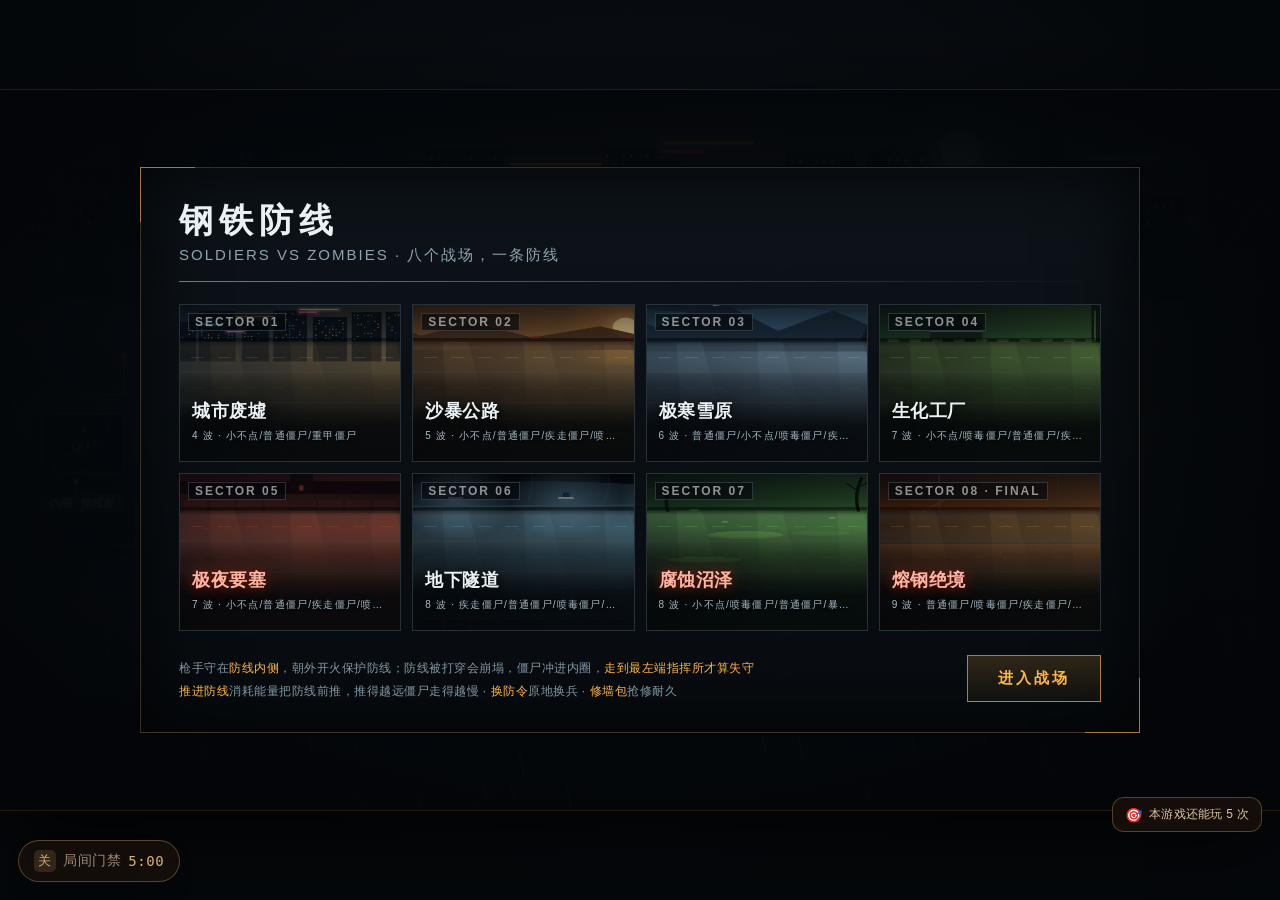
<file: zombie-defense/zombie-defense.html>
<!DOCTYPE html>
<html lang="zh-CN">
<head>
<meta charset="UTF-8">
<meta name="viewport" content="width=device-width, initial-scale=1">
<title>钢铁防线 · 士兵打僵尸</title>
<link rel="icon" href="data:image/svg+xml,%3Csvg xmlns='http://www.w3.org/2000/svg' viewBox='0 0 32 32'%3E%3Crect width='32' height='32' fill='%230a0f14'/%3E%3Cpath d='M8 20a8 8 0 0 1 16 0v2H8z' fill='%23ffb545'/%3E%3Ccircle cx='13' cy='17' r='2' fill='%237fe3ff'/%3E%3Ccircle cx='19' cy='17' r='2' fill='%237fe3ff'/%3E%3Crect x='6' y='21' width='20' height='4' fill='%23ffb545'/%3E%3C/svg%3E">
<link rel="stylesheet" href="https://miaoda.feishu.cn/fonts/css2?family=Barlow+Condensed:wght@500;600;700&family=Noto+Sans+SC:wght@400;500;700&display=swap">
<link rel="stylesheet" href="../limit/limit.css">
<link rel="stylesheet" href="../gate/gate.css">
<link rel="stylesheet" href="../gate/challenges.css">
<script src="../gate/gate.js"></script>
<script src="../poem/poem-data.js"></script>
<script src="../gate/challenges/quick-math.js"></script>
<script src="../gate/challenges/poem.js"></script>
<script src="../english/english-data.js"></script>
<script src="../gate/challenges/english.js"></script>
<script src="../limit/limit.js" data-game="zombie-defense"></script>
<style>
*{margin:0;padding:0;box-sizing:border-box;-webkit-tap-highlight-color:transparent}
html,body{height:100%;overflow:hidden;background:#05080b;font-family:"Noto Sans SC",-apple-system,"PingFang SC",sans-serif;color:#e9f1f5}
#stage{position:fixed;inset:0;display:grid;place-items:center;background:
  radial-gradient(ellipse at 50% 40%,#0c1219 0%,#05080b 70%)}
#frame{position:absolute;left:50%;top:50%;width:1280px;height:720px;transform-origin:50% 50%;
  overflow:hidden;background:#070b10;
  box-shadow:0 0 0 1px rgba(255,181,69,.12),0 30px 90px rgba(0,0,0,.85)}
#cv{position:absolute;inset:0;width:1280px;height:720px;display:block;cursor:crosshair}
.num{font-family:"Barlow Condensed","Noto Sans SC",sans-serif;font-weight:600;font-variant-numeric:tabular-nums}
:root{
  --amber:#ffb545; --amber-soft:rgba(255,181,69,.18);
  --cyan:#7fe3ff; --red:#ff5c4d; --steel:#0e151b;
}

/* ========== 顶部 HUD ========== */
.hud{position:absolute;left:0;top:0;width:100%;height:152px;pointer-events:none;
  background:linear-gradient(180deg,rgba(5,9,13,.97) 0%,rgba(5,9,13,.88) 42%,rgba(5,9,13,.42) 74%,rgba(5,9,13,0) 100%)}
.hud-lv{position:absolute;left:22px;top:14px;display:flex;align-items:center;gap:12px}
.lv-badge{width:52px;height:52px;border:1px solid rgba(255,181,69,.6);display:grid;place-items:center;
  font-family:"Barlow Condensed",sans-serif;font-size:30px;font-weight:700;color:var(--amber);
  background:linear-gradient(160deg,rgba(255,181,69,.16),rgba(255,181,69,.02));
  clip-path:polygon(0 0,100% 0,100% 74%,74% 100%,0 100%)}
.lv-meta .lv-name{font-size:20px;font-weight:700;letter-spacing:1px;line-height:1.15}
.lv-meta .lv-sub{font-size:11px;color:#7d94a2;letter-spacing:2.5px;margin-top:3px}
.pips{display:flex;gap:5px;margin-top:8px}
.pip{width:22px;height:4px;background:rgba(255,255,255,.13);transition:background .2s,box-shadow .2s}
.pip.done{background:var(--amber);box-shadow:0 0 8px rgba(255,181,69,.55)}

.hud-energy{position:absolute;left:50%;top:16px;transform:translateX(-50%);width:300px}
.en-row{display:flex;align-items:baseline;justify-content:center;gap:8px}
.en-num{font-size:38px;color:#fff;line-height:1;text-shadow:0 0 18px rgba(127,227,255,.45)}
.en-label{font-size:11px;letter-spacing:3px;color:#7fe3ff}
.en-bar{margin-top:8px;height:7px;background:rgba(255,255,255,.08);position:relative;overflow:hidden}
.en-fill{position:absolute;inset:0;width:0%;background:linear-gradient(90deg,#2b6f8a,#7fe3ff);
  box-shadow:0 0 14px rgba(127,227,255,.6);transition:width .12s linear}
.en-ticks{position:absolute;inset:0;background:repeating-linear-gradient(90deg,transparent 0 29px,rgba(0,0,0,.55) 29px 30px)}

.hud-right{position:absolute;right:22px;top:14px;display:flex;flex-direction:column;align-items:flex-end;gap:8px}
.hp-box{display:flex;align-items:center;gap:10px}
.hp-txt{font-size:12px;letter-spacing:2px;color:#a9bcc7}
.hp-txt b{font-family:"Barlow Condensed",sans-serif;font-size:22px;color:#fff;font-weight:700}
.hp-bar{width:180px;height:12px;background:rgba(255,255,255,.09);position:relative;overflow:hidden;
  clip-path:polygon(0 0,100% 0,96% 100%,0 100%)}
.hp-fill{position:absolute;inset:0;width:100%;background:linear-gradient(90deg,#ff5c4d,#ffb545);
  box-shadow:0 0 14px rgba(255,120,90,.5);transition:width .18s}
.btns{display:flex;gap:8px;pointer-events:auto}
.icon-btn{width:38px;height:32px;border:1px solid rgba(255,255,255,.16);background:rgba(14,21,27,.85);
  color:#c3d3dd;cursor:pointer;display:grid;place-items:center;font-size:15px;transition:.15s}
.icon-btn:hover{border-color:var(--amber);color:var(--amber)}
.icon-btn.on{border-color:var(--amber);color:var(--amber);background:rgba(255,181,69,.12)}

/* ========== 战术道具栏 ========== */
.slow-chip{display:flex;align-items:center;gap:6px;font-size:10.5px;letter-spacing:1.4px;color:#9fc4d2;
  border:1px solid rgba(127,227,255,.2);background:rgba(127,227,255,.07);padding:2px 8px}
.slow-chip b{font-family:"Barlow Condensed",sans-serif;font-size:14px;color:#7fe3ff;font-weight:700}
.tools{display:flex;gap:6px;pointer-events:auto}
.tool{position:relative;height:32px;padding:0 30px 0 9px;border:1px solid rgba(140,165,180,.3);
  background:rgba(9,14,19,.97);color:#c7d8e2;font-family:inherit;font-size:11.5px;box-shadow:0 2px 10px rgba(0,0,0,.45);letter-spacing:1px;
  cursor:pointer;display:flex;align-items:center;gap:6px;transition:.15s;white-space:nowrap}
.tool .t-ico{width:14px;height:14px;display:grid;place-items:center;color:var(--amber);flex:0 0 14px}
.tool .t-badge{position:absolute;right:6px;top:50%;transform:translateY(-50%);
  font-family:"Barlow Condensed",sans-serif;font-size:14px;font-weight:700;color:#7fe3ff}
.tool:hover{border-color:var(--amber);color:#fff}
.tool.on{border-color:var(--amber);background:rgba(255,181,69,.16);box-shadow:0 0 16px rgba(255,181,69,.3);color:#fff}
.tool.no{opacity:.4;cursor:not-allowed}
.tool.no .t-badge{color:#ff7a5c}

/* ========== 底部士兵栏 ========== */
.dock{position:absolute;left:50%;bottom:14px;transform:translateX(-50%);display:flex;gap:12px;align-items:flex-end}
.card{position:relative;width:154px;height:98px;border:1px solid rgba(140,165,180,.28);
  background:linear-gradient(180deg,rgba(20,29,37,.96),rgba(8,12,16,.97));
  cursor:pointer;padding:10px 10px 8px;overflow:hidden;transition:transform .12s,border-color .15s,box-shadow .15s}
.card:before{content:"";position:absolute;left:0;top:0;width:3px;height:100%;background:var(--ac);opacity:.55}
.card:hover{transform:translateY(-4px);border-color:rgba(255,181,69,.6)}
.card.sel{border-color:var(--amber);box-shadow:0 0 0 1px var(--amber),0 0 26px rgba(255,181,69,.28);transform:translateY(-6px)}
.card.no{opacity:.42;cursor:not-allowed;filter:saturate(.35)}
.card-top{display:flex;align-items:center;gap:8px}
.card-ico{width:44px;height:44px;flex:0 0 44px;display:grid;place-items:center;
  border:1px solid rgba(255,255,255,.1);background:rgba(255,255,255,.03)}
.card-name{font-size:14px;font-weight:700;line-height:1.1;letter-spacing:.5px}
.card-en{font-family:"Barlow Condensed",sans-serif;font-size:10px;letter-spacing:1.8px;color:#7d94a2;margin-top:2px}
.card-desc{font-size:10.5px;color:#93a8b4;line-height:1.35;margin-top:7px;height:28px;overflow:hidden}
.cost{position:absolute;right:8px;bottom:7px;font-family:"Barlow Condensed",sans-serif;
  font-size:19px;font-weight:700;color:var(--cyan);display:flex;align-items:center;gap:3px}
.cost svg{width:12px;height:12px;opacity:.85}
.card-key{position:absolute;left:10px;bottom:8px;font-family:"Barlow Condensed",sans-serif;font-size:11px;
  color:#5d7280;letter-spacing:1px}
.hint{position:absolute;left:50%;bottom:124px;transform:translateX(-50%);font-size:12px;color:#8ba0ad;
  letter-spacing:1px;white-space:nowrap;transition:opacity .4s;pointer-events:none}
.hint b{color:var(--amber)}

/* ========== 防线崩塌提示 ========== */
.breach-banner{position:absolute;left:50%;bottom:150px;transform:translateX(-50%);z-index:4;
  padding:7px 20px;font-size:13.5px;letter-spacing:2px;color:#ffd8d0;white-space:nowrap;
  background:linear-gradient(90deg,rgba(120,16,26,0),rgba(120,16,26,.88),rgba(120,16,26,0));
  border-top:1px solid rgba(255,92,77,.45);border-bottom:1px solid rgba(255,92,77,.45);
  opacity:0;transition:opacity .25s;pointer-events:none;animation:breachPulse 1.4s ease-in-out infinite}
.breach-banner.show{opacity:1}
@keyframes breachPulse{0%,100%{color:#ffd8d0}50%{color:#ff8a76}}

/* ========== BOSS 血条 ========== */
.bossbar{position:absolute;left:50%;top:96px;transform:translateX(-50%);width:520px;opacity:0;transition:opacity .3s;pointer-events:none}
.bossbar.show{opacity:1}
.bossbar .bs-label{display:flex;justify-content:space-between;font-size:11px;letter-spacing:2px;color:#ff8a76;margin-bottom:5px}
.bossbar .bs-track{height:10px;background:rgba(0,0,0,.6);border:1px solid rgba(255,92,77,.45);position:relative;overflow:hidden}
.bossbar .bs-fill{position:absolute;inset:0;width:100%;background:linear-gradient(90deg,#7a1020,#ff5c4d,#ffb545);box-shadow:0 0 18px rgba(255,92,77,.6)}

/* ========== 遮罩面板 ========== */
.overlay{position:absolute;inset:0;display:none;place-items:center;z-index:5;
  background:radial-gradient(ellipse at 50% 45%,rgba(6,10,14,.82),rgba(3,5,8,.97))}
.overlay.show{display:grid}
.panel{width:1000px;max-width:94%;padding:34px 38px 30px;position:relative;
  background:linear-gradient(180deg,rgba(13,20,26,.96),rgba(7,11,15,.97));
  border:1px solid rgba(255,181,69,.22);
  box-shadow:0 0 0 1px rgba(0,0,0,.6),0 0 80px rgba(0,0,0,.8) inset}
.panel:before,.panel:after{content:"";position:absolute;width:54px;height:54px;border:1px solid rgba(255,181,69,.55)}
.panel:before{left:-1px;top:-1px;border-right:0;border-bottom:0}
.panel:after{right:-1px;bottom:-1px;border-left:0;border-top:0}
.p-title{font-size:34px;font-weight:700;letter-spacing:6px;line-height:1.1}
.p-title .thin{font-weight:400;letter-spacing:2px;color:#8ea4b1;font-size:15px;display:block;margin-top:8px}
.p-rule{height:1px;background:linear-gradient(90deg,rgba(255,181,69,.6),rgba(255,181,69,0));margin:18px 0 22px}

.levels{display:grid;grid-template-columns:repeat(4,1fr);gap:11px}
.lcard{position:relative;height:158px;border:1px solid rgba(150,170,185,.22);cursor:pointer;overflow:hidden;
  background:#0a0f14;transition:transform .15s,border-color .15s,box-shadow .15s}
.lcard:hover{transform:translateY(-5px);border-color:var(--amber);box-shadow:0 10px 28px rgba(0,0,0,.6)}
.lcard .lc-bg{position:absolute;inset:0;opacity:.75}
.lcard .lc-shade{position:absolute;inset:0;background:linear-gradient(180deg,rgba(2,5,8,.55),rgba(2,5,8,.12) 34%,rgba(2,5,8,.9) 78%)}
.lcard .lc-idx{position:absolute;left:8px;top:8px;font-family:"Barlow Condensed",sans-serif;font-size:12px;padding:1px 6px;
  background:rgba(4,8,12,.62);border:1px solid rgba(150,170,185,.25);
  letter-spacing:2px;color:rgba(255,255,255,.55)}
.lcard .lc-name{position:absolute;left:12px;right:12px;bottom:40px;font-size:18px;font-weight:700;line-height:1.15;letter-spacing:.5px;
  text-shadow:0 2px 10px rgba(0,0,0,.95)}
.lcard .lc-sub{position:absolute;left:12px;right:12px;bottom:18px;font-size:10px;letter-spacing:1.2px;color:#a8bcc7;
  white-space:nowrap;overflow:hidden;text-overflow:ellipsis;text-shadow:0 1px 4px rgba(0,0,0,.9)}
.lcard .lc-pv{position:absolute;inset:0;width:100%;height:100%}
body.in-menu .hud{opacity:0;pointer-events:none}
body.in-menu .dock{opacity:0;pointer-events:none}
#hud,.dock,.hud{transition:opacity .35s ease}
body.in-menu #hint{opacity:0}
.lcard .lc-clear{position:absolute;right:10px;top:8px;font-size:10px;letter-spacing:1px;color:var(--amber);
  border:1px solid rgba(255,181,69,.5);padding:2px 6px}
.lcard.boss .lc-name{color:#ffb3a0;text-shadow:0 0 14px rgba(255,70,40,.55),0 2px 10px #000}

.p-foot{display:flex;justify-content:space-between;align-items:flex-end;margin-top:24px;gap:20px}
.tips{font-size:12px;color:#8298a5;line-height:1.9;letter-spacing:.5px}
.tips span{color:var(--amber)}
.btn{font-family:"Noto Sans SC",sans-serif;font-size:15px;letter-spacing:3px;font-weight:700;
  padding:13px 30px;border:1px solid rgba(255,181,69,.65);color:var(--amber);
  background:linear-gradient(180deg,rgba(255,181,69,.16),rgba(255,181,69,.04));cursor:pointer;transition:.15s}
.btn:hover{background:rgba(255,181,69,.24);box-shadow:0 0 22px rgba(255,181,69,.3)}
.btn.ghost{border-color:rgba(150,170,185,.4);color:#bdccd5;background:rgba(255,255,255,.03)}
.btn.ghost:hover{border-color:#9fb4c0;box-shadow:none}

.result{display:none}
.result.show{display:block}
.res-stats{display:grid;grid-template-columns:repeat(4,1fr);gap:1px;background:rgba(255,255,255,.1);margin:6px 0 24px}
.res-cell{background:#0a1015;padding:16px 14px}
.res-cell .k{font-size:10.5px;letter-spacing:2px;color:#8298a5}
.res-cell .v{font-family:"Barlow Condensed",sans-serif;font-size:30px;font-weight:700;color:#fff;margin-top:6px;line-height:1}

.toast{position:absolute;left:50%;top:140px;transform:translateX(-50%);padding:8px 20px;
  background:rgba(255,92,77,.14);border:1px solid rgba(255,92,77,.55);color:#ffb3a8;font-size:13px;
  letter-spacing:2px;opacity:0;transition:opacity .25s;pointer-events:none;white-space:nowrap}
</style>
</head>
<body>
<div id="stage">
 <div id="frame">
  <canvas id="cv"></canvas>
  <div class="breach-banner" id="breachBanner">防线已被突破 · 死守内圈，别让僵尸走到最左端指挥所</div>

  <!-- ===== HUD ===== -->
  <div class="hud">
    <div class="hud-lv">
      <div class="lv-badge num" id="lvNum">1</div>
      <div class="lv-meta">
        <div class="lv-name" id="lvName">城市废墟</div>
        <div class="lv-sub" id="lvSub">NIGHT CITY / SECTOR 01</div>
        <div class="pips" id="pips"></div>
      </div>
    </div>

    <div class="hud-energy">
      <div class="en-row"><span class="en-num num" id="enNum">0</span><span class="en-label">ENERGY</span></div>
      <div class="en-bar"><div class="en-fill" id="enFill"></div><div class="en-ticks"></div></div>
    </div>

    <div class="hud-right">
      <div class="hp-box">
        <span class="hp-txt"><span id="hpLabel">防线耐久</span> <b class="num" id="hpNum">2600</b></span>
        <div class="hp-bar"><div class="hp-fill" id="hpFill"></div></div>
      </div>
      <div class="slow-chip">僵尸减速 <b id="slowNum">0%</b></div>
      <div class="btns">
        <button class="icon-btn" id="btnPause" title="暂停"><svg width="13" height="13" viewBox="0 0 24 24" fill="currentColor"><rect x="5" y="3" width="4.6" height="18"/><rect x="14.4" y="3" width="4.6" height="18"/></svg></button>
        <button class="icon-btn" id="btnMute" title="音效 / 背景音乐"><svg width="15" height="15" viewBox="0 0 24 24" fill="none" stroke="currentColor" stroke-width="1.8" stroke-linecap="round" stroke-linejoin="round"><path d="M4 9v6h3l5 4V5L7 9z"/><path d="M16 9.5a4 4 0 0 1 0 5"/><path d="M18.5 7a7.5 7.5 0 0 1 0 10"/></svg></button>
      </div>
      <div class="tools" id="tools">
        <button class="tool" id="toolPush" title="把防线向前推，推得越远僵尸越慢（消耗能量）">
          <span class="t-ico"><svg width="14" height="14" viewBox="0 0 24 24" fill="none" stroke="currentColor" stroke-width="2" stroke-linecap="round"><path d="M4 12h11"/><path d="M11 7l5 5-5 5"/><path d="M19 4v16"/></svg></span>推进<span class="t-badge" id="pushBadge">3</span>
        </button>
        <button class="tool" id="toolSwap" title="消耗换防令，把同一位置的士兵换成当前选中的兵种">
          <span class="t-ico"><svg width="14" height="14" viewBox="0 0 24 24" fill="none" stroke="currentColor" stroke-width="2" stroke-linecap="round"><path d="M4 8h13l-3-3"/><path d="M20 16H7l3 3"/></svg></span>换防<span class="t-badge" id="swapBadge">3</span>
        </button>
        <button class="tool" id="toolRepair" title="消耗修墙包，立刻修复 22% 防线耐久">
          <span class="t-ico"><svg width="14" height="14" viewBox="0 0 24 24" fill="none" stroke="currentColor" stroke-width="2" stroke-linecap="round"><path d="M12 5v14M5 12h14"/></svg></span>修墙<span class="t-badge" id="repairBadge">3</span>
        </button>
      </div>
    </div>

    <div class="bossbar" id="bossbar">
      <div class="bs-label"><span>尸王 · ABOMINATION</span><span class="num" id="bossHpTxt">0%</span></div>
      <div class="bs-track"><div class="bs-fill" id="bossFill"></div></div>
    </div>
    <div class="toast" id="toast">防线正在被啃咬！</div>
  </div>

  <!-- ===== 士兵栏 ===== -->
  <div class="dock" id="dock"></div>
  <div class="hint" id="hint">选一个士兵 → 点击赛道投放在防线内侧，士兵自动朝外开火</div>

  <!-- ===== 标题 / 选关 ===== -->
  <div class="overlay show" id="menu">
    <div class="panel">
      <div class="p-title">钢铁防线<span class="thin">SOLDIERS VS ZOMBIES · 八个战场，一条防线</span></div>
      <div class="p-rule"></div>
      <div class="levels" id="levelGrid"></div>
      <div class="p-foot">
        <div class="tips">
          枪手守在<span>防线内侧</span>，朝外开火保护防线；防线被打穿会崩塌，僵尸冲进内圈，<span>走到最左端指挥所才算失守</span><br>
          <span>推进防线</span>消耗能量把防线前推，推得越远僵尸走得越慢 · <span>换防令</span>原地换兵 · <span>修墙包</span>抢修耐久
        </div>
        <button class="btn" id="btnStart">进入战场</button>
      </div>
    </div>
  </div>

  <!-- ===== 结算 ===== -->
  <div class="overlay" id="result">
    <div class="panel">
      <div class="p-title" id="resTitle">防线守住了<span class="thin" id="resSub">SECTOR CLEARED</span></div>
      <div class="p-rule"></div>
      <div class="res-stats">
        <div class="res-cell"><div class="k">击杀</div><div class="v num" id="resKills">0</div></div>
        <div class="res-cell"><div class="k">得分</div><div class="v num" id="resScore">0</div></div>
        <div class="res-cell"><div class="k">存活士兵</div><div class="v num" id="resAlive">0</div></div>
        <div class="res-cell"><div class="k">防线剩余</div><div class="v num" id="resHp">0</div></div>
      </div>
      <div class="p-foot">
        <div class="tips" id="resTips"></div>
        <div style="display:flex;gap:12px">
          <button class="btn ghost" id="btnRetry">重打本关</button>
          <button class="btn ghost" id="btnBack">选择关卡</button>
          <button class="btn" id="btnNext">下一关</button>
        </div>
      </div>
    </div>
  </div>

  <!-- ===== 暂停 ===== -->
  <div class="overlay" id="pause">
    <div class="panel" style="width:520px;text-align:center">
      <div class="p-title" style="font-size:26px">暂停<span class="thin">PAUSED</span></div>
      <div class="p-rule"></div>
      <button class="btn" id="btnResume" style="margin:0 auto">继续战斗</button>
    </div>
  </div>
 </div>
</div>

<script>
/* =========================================================
   钢铁防线 · 士兵打僵尸
   ========================================================= */
const W = 1280, H = 720;
const LANES = 5, LANE_TOP = 150, LANE_H = 92;
const WALL_X0 = 760;           // 防线初始位置：枪手在它内侧（左侧），僵尸在它外侧（右侧）
const WALL_STEP = 62;          // 每次推进的距离
const WALL_STEP_MAX = 3;       // 一局最多推进三次
const PUSH_COSTS = [70, 100, 130];   // 三次推进分别消耗的能量
const SLOW_PER_PX = 0.0013;    // 推进距离每 1px，僵尸减速约 0.13%（三次共约 -24%）
const SPAWN_X = 1195;          // 僵尸出生点（画面右端）
const BREACH_LINE_X = 150;     // 失守线：防线崩塌后，僵尸走到这里（最左侧指挥所前沿）才算真的输
const SLOTS = [200, 300, 400, 500, 590]; // 每条赛道五个投放位，全部在防线内侧（越靠右离墙越近）
const LANE_Y = Array.from({length: LANES}, (_, i) => LANE_TOP + LANE_H * i + LANE_H / 2);

const cv = document.getElementById('cv');
const ctx = cv.getContext('2d');
const DPR = Math.min(2, window.devicePixelRatio || 1);
cv.width = W * DPR; cv.height = H * DPR;
ctx.scale(DPR, DPR);

/* ---------------- 士兵数据（全部守在防线内侧） ---------------- */
const SOLDIERS = {
  pistol: {key:'pistol', name:'手枪兵', en:'PISTOL', cost:30, hp:110, rate:0.34, dmg:20, range:900,
           accent:'#7fe3ff', desc:'便宜灵活，前中期主力'},
  gatling:{key:'gatling', name:'加特林兵', en:'GATLING', cost:110, hp:150, rate:0.05, dmg:14, range:900,
           accent:'#ffb845', desc:'高射速弹幕，专清小不点'},
  heavy:  {key:'heavy', name:'重甲兵', en:'HEAVY', cost:150, hp:700, rate:0.58, dmg:52, pellets:4, range:780,
           accent:'#ff7a5c', desc:'霰弹近防，扛住墙前血线'},
  tank:   {key:'tank', name:'坦克兵', en:'TANK', cost:240, hp:900, rate:1.7, dmg:300, range:950, splash:160,
           accent:'#ffd166', desc:'炮弹溅射，成片杀伤'}
};
const ORDER = ['pistol','gatling','heavy','tank'];

/* ---------------- 僵尸数据（整体加强，新增暴君与喷毒） ---------------- */
const ZOMBIES = {
  tiny:   {name:'小不点',   hp:120,  speed:96,  dps:6, size:0.72, score:15,  color:'#4e6f42'},
  walker: {name:'普通僵尸', hp:330,  speed:74,  dps:10, size:1.0,  score:25,  color:'#43603c'},
  runner: {name:'疾走僵尸', hp:240,  speed:158, dps:8, size:0.98, score:30,  color:'#5b7245'},
  armor:  {name:'重甲僵尸', hp:1050, speed:58,  dps:16, size:1.2,  score:60,  color:'#3a5040'},
  brute:  {name:'暴君巨尸', hp:2600, speed:46,  dps:30, size:1.75, score:150, color:'#4a3b52'},
  spitter:{name:'喷毒僵尸', hp:520,  speed:70,  dps:8,  size:1.0,  score:70,  color:'#4f6b3a',
           ranged:300, spitDmg:28, spitCd:3.2},
  boss:   {name:'尸王',     hp:12000, speed:50, dps:45, size:2.30, score:500, color:'#5a3a4a'}
};

/* ---------------- 场景主题 ---------------- */
const THEMES = {
  city:      {sky:['#0a1420','#182b3d','#2b4459'], ground:['#1a232b','#0b1015'], accent:'#ffb545',
              neon:['#ff5fa2','#5ff0ff','#ffd166'], weather:'rain', name:'夜雨霓虹'},
  desert:    {sky:['#3a2417','#6d4726','#b07a3c'], ground:['#33241a','#170f0a'], accent:'#ffcf74',
              neon:['#ff9a3c','#ffd166'], weather:'dust', name:'沙暴公路'},
  snow:      {sky:['#0d1a28','#22405c','#5d809f'], ground:['#28394a','#131b25'], accent:'#bfe9ff',
              neon:['#9fe4ff','#dff3ff'], weather:'snow', name:'极寒雪原'},
  factory:   {sky:['#0e1712','#193022','#2f4a2c'], ground:['#1c2418','#0c100a'], accent:'#a6ff6b',
              neon:['#a6ff6b','#ffd166'], weather:'toxic', name:'生化工厂'},
  fortress:  {sky:['#1c0a11','#3b1320','#6b1e28'], ground:['#231016','#0e0609'], accent:'#ff7a4d',
              neon:['#ff5c4d','#ffb545'], weather:'ember', name:'极夜要塞'},
  metro:     {sky:['#05080d','#0c131b','#182533'], ground:['#131a22','#080c11'], accent:'#8fe0ff',
              neon:['#8fe0ff','#ffd166','#ff5c4d'], weather:'dust', name:'地下隧道'},
  swamp:     {sky:['#0a1410','#16301f','#2f5334'], ground:['#16241a','#080e0a'], accent:'#9dff70',
              neon:['#9dff70','#c8ff9a'], weather:'toxic', name:'腐蚀沼泽'},
  steel:     {sky:['#160c08','#3a1a0d','#7a3412'], ground:['#24150e','#0c0705'], accent:'#ffc266',
              neon:['#ffb545','#ff6a2a'], weather:'ember', name:'熔钢绝境'}
};

/* ---------------- 关卡（8 个战场，强度逐关爬升） ---------------- */
const LEVELS = [
  { id:1, name:'城市废墟', theme:'city', tag:'SECTOR 01', energy:420, rate:18, baseHp:4300, hpMul:1.00, spdMul:1.00,
    waves:[
      {gap:8, groups:[{type:'tiny', count:12, span:10}]},
      {gap:8, groups:[{type:'tiny', count:16, span:10},{type:'walker', count:4, span:6}]},
      {gap:8, groups:[{type:'walker', count:10, span:9},{type:'tiny', count:16, span:9}]},
      {gap:6, groups:[{type:'walker', count:12, span:10},{type:'tiny', count:20, span:8},{type:'armor', count:1, span:1}]}
    ]},
  { id:2, name:'沙暴公路', theme:'desert', tag:'SECTOR 02', energy:460, rate:20, baseHp:4800, hpMul:1.12, spdMul:1.04,
    waves:[
      {gap:9, groups:[{type:'tiny', count:18, span:9},{type:'walker', count:6, span:6}]},
      {gap:9, groups:[{type:'walker', count:12, span:9},{type:'runner', count:8, span:6},{type:'spitter', count:1, span:1}]},
      {gap:9, groups:[{type:'tiny', count:24, span:8},{type:'walker', count:12, span:9},{type:'spitter', count:2, span:6}]},
      {gap:8, groups:[{type:'runner', count:12, span:7},{type:'armor', count:2, span:3},{type:'tiny', count:16, span:8}]},
      {gap:6, groups:[{type:'walker', count:20, span:11},{type:'armor', count:3, span:4},{type:'runner', count:12, span:7},{type:'spitter', count:3, span:6}]}
    ]},
  { id:3, name:'极寒雪原', theme:'snow', tag:'SECTOR 03', energy:500, rate:22, baseHp:5300, hpMul:1.24, spdMul:1.07,
    waves:[
      {gap:9, groups:[{type:'walker', count:14, span:9}]},
      {gap:9, groups:[{type:'tiny', count:28, span:9},{type:'spitter', count:2, span:6},{type:'walker', count:8, span:6}]},
      {gap:9, groups:[{type:'runner', count:14, span:7},{type:'armor', count:3, span:4},{type:'spitter', count:2, span:2}]},
      {gap:9, groups:[{type:'brute', count:1, span:1},{type:'walker', count:20, span:11},{type:'tiny', count:20, span:9}]},
      {gap:9, groups:[{type:'armor', count:5, span:6},{type:'runner', count:16, span:9},{type:'spitter', count:3, span:6}]},
      {gap:6, groups:[{type:'walker', count:26, span:12},{type:'brute', count:2, span:8},{type:'armor', count:4, span:5}]}
    ]},
  { id:4, name:'生化工厂', theme:'factory', tag:'SECTOR 04', energy:540, rate:24, baseHp:5750, hpMul:1.38, spdMul:1.10,
    waves:[
      {gap:9, groups:[{type:'tiny', count:26, span:8},{type:'spitter', count:2, span:2}]},
      {gap:9, groups:[{type:'walker', count:16, span:10},{type:'runner', count:12, span:7},{type:'spitter', count:3, span:7}]},
      {gap:9, groups:[{type:'armor', count:4, span:5},{type:'brute', count:1, span:1},{type:'walker', count:18, span:10}]},
      {gap:9, groups:[{type:'runner', count:20, span:9},{type:'tiny', count:26, span:10},{type:'spitter', count:3, span:5}]},
      {gap:9, groups:[{type:'armor', count:6, span:7},{type:'walker', count:24, span:12},{type:'brute', count:2, span:8}]},
      {gap:9, groups:[{type:'runner', count:22, span:10},{type:'armor', count:5, span:6},{type:'spitter', count:4, span:7}]},
      {gap:6, groups:[{type:'brute', count:3, span:9},{type:'walker', count:28, span:12},{type:'runner', count:16, span:9},{type:'armor', count:5, span:5}]}
    ]},
  { id:5, name:'极夜要塞', theme:'fortress', tag:'SECTOR 05', energy:600, rate:26, baseHp:6900, hpMul:1.55, spdMul:1.13,
    waves:[
      {gap:9, groups:[{type:'tiny', count:26, span:9},{type:'walker', count:10, span:7}]},
      {gap:9, groups:[{type:'runner', count:18, span:9},{type:'walker', count:14, span:10},{type:'spitter', count:2, span:2}]},
      {gap:9, groups:[{type:'armor', count:5, span:6},{type:'tiny', count:24, span:9},{type:'brute', count:1, span:1}]},
      {gap:9, groups:[{type:'walker', count:22, span:12},{type:'runner', count:16, span:9},{type:'armor', count:5, span:4, lane:'rand', focus:true}]},
      {gap:9, groups:[{type:'brute', count:2, span:8},{type:'armor', count:6, span:9},{type:'spitter', count:3, span:8}]},
      {gap:9, groups:[{type:'walker', count:26, span:12},{type:'armor', count:5, span:7},{type:'tiny', count:24, span:10},{type:'runner', count:18, span:7, lane:'rand', focus:true}]},
      {gap:7, boss:true, groups:[{type:'boss', count:1, span:1},{type:'brute', count:2, span:10},{type:'tiny', count:24, span:10},{type:'spitter', count:3, span:8}]}
    ]},
  { id:6, name:'地下隧道', theme:'metro', tag:'SECTOR 06', energy:620, rate:28, baseHp:7100, hpMul:1.70, spdMul:1.16,
    waves:[
      {gap:9, groups:[{type:'runner', count:18, span:9}]},
      {gap:9, groups:[{type:'walker', count:16, span:10},{type:'spitter', count:3, span:6}]},
      {gap:9, groups:[{type:'armor', count:5, span:7},{type:'tiny', count:24, span:9},{type:'brute', count:1, span:1}]},
      {gap:9, groups:[{type:'runner', count:20, span:10},{type:'walker', count:18, span:12},{type:'armor', count:4, span:5}]},
      {gap:9, groups:[{type:'brute', count:2, span:9},{type:'spitter', count:4, span:9},{type:'armor', count:6, span:10}]},
      {gap:9, groups:[{type:'walker', count:26, span:12},{type:'runner', count:20, span:9},{type:'tiny', count:26, span:10},{type:'brute', count:2, span:8}]},
      {gap:9, groups:[{type:'armor', count:8, span:11},{type:'runner', count:22, span:10},{type:'spitter', count:4, span:8}]},
      {gap:6, groups:[{type:'brute', count:3, span:10},{type:'walker', count:28, span:12},{type:'armor', count:6, span:8},{type:'runner', count:18, span:8}]}
    ]},
  { id:7, name:'腐蚀沼泽', theme:'swamp', tag:'SECTOR 07', energy:660, rate:30, baseHp:8600, hpMul:1.85, spdMul:1.18,
    waves:[
      {gap:9, groups:[{type:'tiny', count:26, span:9},{type:'spitter', count:3, span:3}]},
      {gap:9, groups:[{type:'walker', count:18, span:10},{type:'brute', count:1, span:1},{type:'spitter', count:3, span:5}]},
      {gap:9, groups:[{type:'runner', count:20, span:9},{type:'armor', count:5, span:7}]},
      {gap:9, groups:[{type:'brute', count:2, span:8},{type:'walker', count:20, span:12},{type:'spitter', count:3, span:9}]},
      {gap:9, groups:[{type:'armor', count:8, span:10},{type:'tiny', count:28, span:10},{type:'runner', count:20, span:9}]},
      {gap:9, groups:[{type:'brute', count:3, span:10},{type:'walker', count:25, span:12},{type:'armor', count:7, span:8}]},
      {gap:9, groups:[{type:'runner', count:22, span:10},{type:'spitter', count:4, span:10},{type:'armor', count:8, span:9},{type:'brute', count:2, span:8}]},
      {gap:6, boss:true, groups:[{type:'boss', count:1, span:1},{type:'brute', count:4, span:12},{type:'tiny', count:28, span:11},{type:'armor', count:8, span:9},{type:'spitter', count:4, span:9}]}
    ]},
  { id:8, name:'熔钢绝境', theme:'steel', tag:'SECTOR 08 · FINAL', energy:720, rate:34, baseHp:10400, hpMul:2.00, spdMul:1.22,
    waves:[
      {gap:9, groups:[{type:'walker', count:20, span:10},{type:'spitter', count:3, span:6}]},
      {gap:9, groups:[{type:'runner', count:22, span:9},{type:'armor', count:5, span:8}]},
      {gap:9, groups:[{type:'tiny', count:28, span:10},{type:'armor', count:7, span:9},{type:'spitter', count:4, span:10}]},
      {gap:9, groups:[{type:'brute', count:3, span:10},{type:'walker', count:26, span:12},{type:'runner', count:22, span:10}]},
      {gap:9, groups:[{type:'armor', count:9, span:11},{type:'spitter', count:4, span:10},{type:'brute', count:3, span:9}]},
      {gap:9, groups:[{type:'walker', count:28, span:12},{type:'runner', count:26, span:10},{type:'tiny', count:32, span:11},{type:'armor', count:7, span:7}]},
      {gap:9, groups:[{type:'brute', count:3, span:12},{type:'armor', count:9, span:10},{type:'spitter', count:4, span:9}]},
      {gap:9, groups:[{type:'runner', count:28, span:11},{type:'armor', count:10, span:11},{type:'brute', count:4, span:10},{type:'walker', count:24, span:11}]},
      {gap:6, boss:true, groups:[{type:'boss', count:1, span:1},{type:'brute', count:5, span:12},{type:'tiny', count:32, span:11},{type:'armor', count:8, span:10},{type:'spitter', count:4, span:10}]}
    ]}
];

/* =========================================================
   全局状态
   ========================================================= */
const G = {
  phase:'menu', lvIdx:0, level:null, theme:null,
  energy:0, baseHp:0, baseMax:0,
  soldiers:[], zombies:[], bullets:[], parts:[], queue:[], qi:0,
  t:0, shake:0, flash:0, whiteFlash:0, gatePaused:false,
  kills:0, score:0, sel:null, boss:null,
  waveNow:1, waveTotal:1, winTimer:0, loseTimer:0,
  weather:[], uid:1, hoverLane:-1, hoverSoldier:null, time:0,
  wallX:WALL_X0, pushUsed:0, items:{swap:3, repair:3}, swapArmed:false, spits:[],
  wallBroken:false
};

const rand  = (a, b) => a + Math.random() * (b - a);
const randi = n => Math.floor(Math.random() * n);
const clamp = (v, a, b) => v < a ? a : (v > b ? b : v);
const dist  = (a, b) => Math.abs(a - b);

/* =========================================================
   音效（默认静音，点击按钮后开启）
   ========================================================= */
let actx = null, muted = true;
function AC(){
  if(!actx){
    try{ actx = new (window.AudioContext || window.webkitAudioContext)(); }catch(e){ actx = null; }
  }
  return actx;
}
function sfx(kind){
  if(muted) return;
  const a = AC(); if(!a) return;
  const t = a.currentTime;
  if(kind === 'pistol' || kind === 'gatling' || kind === 'heavy'){
    const o = a.createOscillator(), g = a.createGain();
    o.type = 'square';
    o.frequency.setValueAtTime(kind === 'heavy' ? 180 : 320, t);
    o.frequency.exponentialRampToValueAtTime(70, t + 0.07);
    g.gain.setValueAtTime(kind === 'gatling' ? 0.045 : 0.07, t);
    g.gain.exponentialRampToValueAtTime(0.001, t + 0.08);
    o.connect(g).connect(a.destination); o.start(t); o.stop(t + 0.09);
  } else if(kind === 'boom'){
    const buf = a.createBuffer(1, a.sampleRate * 0.28, a.sampleRate);
    const d = buf.getChannelData(0);
    for(let i = 0; i < d.length; i++) d[i] = (Math.random() * 2 - 1) * Math.pow(1 - i / d.length, 2);
    const src = a.createBufferSource(), g = a.createGain();
    src.buffer = buf; g.gain.value = 0.22;
    src.connect(g).connect(a.destination); src.start(t);
  } else if(kind === 'deploy'){
    const o = a.createOscillator(), g = a.createGain();
    o.type = 'triangle'; o.frequency.setValueAtTime(260, t);
    o.frequency.exponentialRampToValueAtTime(560, t + 0.12);
    g.gain.setValueAtTime(0.1, t); g.gain.exponentialRampToValueAtTime(0.001, t + 0.18);
    o.connect(g).connect(a.destination); o.start(t); o.stop(t + 0.19);
  } else if(kind === 'die'){
    const o = a.createOscillator(), g = a.createGain();
    o.type = 'sawtooth'; o.frequency.setValueAtTime(140, t);
    o.frequency.exponentialRampToValueAtTime(48, t + 0.2);
    g.gain.setValueAtTime(0.06, t); g.gain.exponentialRampToValueAtTime(0.001, t + 0.24);
    o.connect(g).connect(a.destination); o.start(t); o.stop(t + 0.25);
  } else if(kind === 'win' || kind === 'lose'){
    const seq = kind === 'win' ? [523, 659, 784, 1046] : [330, 262, 196];
    seq.forEach((f, i) => {
      const o = a.createOscillator(), g = a.createGain();
      o.type = 'triangle'; o.frequency.value = f;
      const st = t + i * 0.16;
      g.gain.setValueAtTime(0.001, st); g.gain.linearRampToValueAtTime(0.12, st + 0.03);
      g.gain.exponentialRampToValueAtTime(0.001, st + 0.30);
      o.connect(g).connect(a.destination); o.start(st); o.stop(st + 0.31);
    });
  }
}


/* =========================================================
   背景音乐：WebAudio 程序化军乐循环（无需外部音频文件）
   ========================================================= */
const BGM = { step:0, nextT:0, timer:null, bpm:92, baseBpm:92, theme:'city', boss:false, master:null, noise:null };
let manualMute = null;

const BGM_SCALES = {
  city:     [0, 3, 5, 7, 10],
  desert:   [0, 2, 5, 7, 9],
  snow:     [0, 2, 3, 7, 8],
  factory:  [0, 1, 4, 6, 7],
  fortress: [0, 1, 3, 6, 8],
  metro:    [0, 2, 4, 7, 9],
  swamp:    [0, 1, 3, 5, 8],
  steel:    [0, 1, 2, 5, 7]
};

function bgmNoiseBuffer(a){
  if(!BGM.noise){
    const n = Math.floor(a.sampleRate * 0.5);
    const buf = a.createBuffer(1, n, a.sampleRate);
    const d = buf.getChannelData(0);
    for(let i = 0; i < n; i++) d[i] = Math.random() * 2 - 1;
    BGM.noise = buf;
  }
  return BGM.noise;
}

function bgmMaster(a){
  if(!BGM.master){
    const g = a.createGain();
    g.gain.value = 0;
    let node = g;
    try{
      const comp = a.createDynamicsCompressor();
      comp.threshold.value = -12; comp.knee.value = 12;
      comp.ratio.value = 4; comp.attack.value = 0.01; comp.release.value = 0.25;
      g.connect(comp); node = comp;
    }catch(e){}
    node.connect(a.destination);
    BGM.master = g;
  }
  return BGM.master;
}

function bgmTone(a, type, freq, t, dur, vol){
  const o = a.createOscillator(), g = a.createGain();
  o.type = type;
  o.frequency.setValueAtTime(freq, t);
  g.gain.setValueAtTime(0.0001, t);
  g.gain.exponentialRampToValueAtTime(vol, t + 0.012);
  g.gain.exponentialRampToValueAtTime(0.0001, t + dur);
  o.connect(g).connect(bgmMaster(a));
  o.start(t); o.stop(t + dur + 0.03);
}

function bgmHit(a, t, vol, freq, dur){
  const src = a.createBufferSource(), g = a.createGain(), f = a.createBiquadFilter();
  src.buffer = bgmNoiseBuffer(a);
  f.type = 'bandpass'; f.frequency.value = freq; f.Q.value = 1.15;
  g.gain.setValueAtTime(vol, t);
  g.gain.exponentialRampToValueAtTime(0.0001, t + dur);
  src.connect(f).connect(g).connect(bgmMaster(a));
  src.start(t); src.stop(t + dur + 0.02);
}

function bgmStepPlay(step, t){
  const a = actx; if(!a) return;
  const dt = 60 / BGM.bpm / 2;
  const s = step % 16, bar = Math.floor(step / 16);
  const sc = BGM_SCALES[BGM.theme] || BGM_SCALES.city;
  const root = 110;
  const hz = n => root * Math.pow(2, n / 12);

  // 鼓组：底鼓、军鼓、踩镲
  if(s === 0 || s === 8) bgmHit(a, t, BGM.boss ? 1.05 : 0.85, 90, 0.17);
  if(s === 4 || s === 12) bgmHit(a, t, 0.32, 320, 0.10);
  if(s % 2 === 1) bgmHit(a, t, 0.1, 1500, 0.045);
  if(BGM.boss && (s === 2 || s === 10 || s === 14)) bgmHit(a, t, 0.2, 210, 0.1);

  // 低音行进
  if(s % 4 === 0){
    const bassSeq = [0, 7, 0, sc[2] || 4];
    const n = bassSeq[(s / 4 + bar) % 4];
    bgmTone(a, 'sawtooth', hz(n), t, dt * 1.6, 0.22);
  }

  // 铜管和声：每两小节垫一次
  if(s === 0 && bar % 2 === 0){
    bgmTone(a, 'triangle', hz(sc[1]), t, dt * 6, 0.11);
    bgmTone(a, 'triangle', hz(sc[3]), t, dt * 6, 0.085);
  }

  // 动机旋律
  if(bar % 4 === 1 && (s === 2 || s === 6 || s === 10)){
    bgmTone(a, 'square', hz(sc[(s / 2 + bar) % sc.length] + 12), t, 0.16, 0.09);
  }

  // BOSS 段：急促警报
  if(BGM.boss && bar % 2 === 1 && s === 12){
    bgmTone(a, 'sawtooth', hz(sc[4] + 19), t, 0.28, 0.1);
  }
}

function bgmTick(){
  const a = actx;
  if(!a || muted){ BGM.timer = null; return; }
  const dt = 60 / BGM.bpm / 2;
  if(!BGM.nextT) BGM.nextT = a.currentTime + 0.08;
  let guard = 0;
  while(BGM.nextT < a.currentTime + 0.32 && guard++ < 32){
    bgmStepPlay(BGM.step++, BGM.nextT);
    BGM.nextT += dt;
  }
  BGM.timer = setTimeout(bgmTick, 160);
}

function bgmApplyGain(){
  const a = actx;
  if(!a || !BGM.master) return;
  const v = muted ? 0 : ((G.phase === 'paused' || G.gatePaused) ? 0.4 : 1);
  BGM.master.gain.setTargetAtTime(v, a.currentTime, 0.28);
}

function bgmStart(){
  const a = AC(); if(!a) return;
  bgmMaster(a);
  if(a.state === 'suspended'){ try{ a.resume(); }catch(e){} }
  bgmApplyGain();
  if(muted) return;
  if(!BGM.timer){ BGM.nextT = 0; bgmTick(); }
}

function bgmStop(){
  if(BGM.timer){ clearTimeout(BGM.timer); BGM.timer = null; }
  BGM.nextT = 0;
}

function bgmTheme(idx){
  const key = (LEVELS[idx] && LEVELS[idx].theme) || 'city';
  BGM.theme = key;
  BGM.baseBpm = 92 + idx * 5;
  BGM.bpm = BGM.baseBpm;
  BGM.boss = false;
}

function bgmBoss(on){
  BGM.boss = on;
  BGM.bpm = on ? BGM.baseBpm + 34 : BGM.baseBpm;
}

function setMuted(m){
  muted = m;
  const b = document.getElementById('btnMute');
  if(b){ b.classList.toggle('on', !m); b.style.opacity = m ? '0.55' : '1'; }
  bgmApplyGain();
  if(m) bgmStop(); else bgmStart();
}

function toggleMute(){
  manualMute = !muted;
  setMuted(manualMute);
}

function autoSound(){
  if(muted && manualMute === null) setMuted(false);
}

/* =========================================================
   关卡与波次
   ========================================================= */
function buildSchedule(lv){
  const ev = []; let t = 3.2;
  lv.waves.forEach((w, wi) => {
    let end = 0;
    w.groups.forEach(g => {
      const step = g.count > 1 ? g.span / (g.count - 1) : 0;
      for(let i = 0; i < g.count; i++){
        const at = t + i * step + (i === 0 ? 0 : rand(-0.3, 0.3));
        const fixed = (g.lane === 'rand') ? randi(LANES) : g.lane;
        const lane = (fixed === undefined || fixed === null) ? randi(LANES) : fixed;
        ev.push({t:Math.max(t + 0.4, at), type:g.type, lane, wave:wi, focus:!!g.focus});
        end = Math.max(end, at - t);
      }
    });
    t += end + (w.gap || 8);
  });
  ev.sort((a, b) => a.t - b.t);
  return ev;
}

function startLevel(idx){
  const lv = LEVELS[idx];
  G.lvIdx = idx; G.level = lv; G.theme = THEMES[lv.theme];
  G.phase = 'playing';
  G.t = 0; G.time = 0;
  G.energy = lv.energy; G.baseHp = lv.baseHp; G.baseMax = lv.baseHp;
  G.soldiers = []; G.zombies = []; G.bullets = []; G.parts = []; G.spits = [];
  G.wallX = WALL_X0; G.pushUsed = 0; G.items = {swap:3, repair:3}; G.swapArmed = false;
  G.wallBroken = false;
  G.queue = buildSchedule(lv); G.qi = 0;
  G.kills = 0; G.score = 0; G.sel = null; G.boss = null;
  G.shake = 0; G.flash = 0; G.whiteFlash = 0;
  G.waveTotal = lv.waves.length; G.waveNow = 1;
  G.winTimer = 0; G.loseTimer = 0; G.hoverLane = -1; G.hoverSoldier = null;
  buildBackdrop(lv.theme);
  initWeather(lv.theme);
  buildDock();
  syncHUD();
  syncTools();
  hideOv('menu'); hideOv('result'); hideOv('pause');
  document.getElementById('bossbar').classList.remove('show');
  document.getElementById('hint').style.opacity = 1;
  setTimeout(() => { const h = document.getElementById('hint'); if(h) h.style.opacity = 0; }, 9000);
  bgmTheme(G.lvIdx);
  autoSound();
  bgmStart();
}

/* =========================================================
   投放士兵
   ========================================================= */
function deploy(lane){
  if(G.phase !== 'playing') return;
  if(G.sel === null){ toast('先在下面选一个士兵'); return; }
  const def = SOLDIERS[G.sel];
  if(G.energy < def.cost){ toast('能量不够，等一等'); return; }

  const used = G.soldiers.filter(s => s.lane === lane).map(s => s.slot);
  let slot = -1;
  for(let i = 0; i < SLOTS.length; i++){ if(used.indexOf(i) < 0){ slot = i; break; } }
  if(slot < 0){ toast('这条赛道已经满了'); return; }

  G.energy -= def.cost;
  const s = {
    id:G.uid++, key:def.key, def, lane, slot,
    x:SLOTS[slot], y:LANE_Y[lane],
    hp:def.hp, maxHp:def.hp, cd:0.15, spin:0, recoil:0, flash:0, born:0.6
  };
  G.soldiers.push(s);
  ringParticles(s.x, s.y);
  sfx('deploy');
  syncHUD();
}

/* =========================================================
   战术道具：推进防线 / 换防令 / 修墙包
   ========================================================= */
function pushLine(){
  if(G.phase !== 'playing') return;
  if(G.wallBroken){ toast('防线已经崩塌，没得推了'); return; }
  if(G.pushUsed >= WALL_STEP_MAX){ toast('防线已经推到最前，不能再推了'); return; }
  const cost = PUSH_COSTS[G.pushUsed];
  if(G.energy < cost){ toast('能量不足，推进需要 ' + cost); return; }

  G.energy -= cost;
  G.pushUsed++;
  const oldX = G.wallX;
  G.wallX += WALL_STEP;

  // 贴在墙前的僵尸被防线顶回去
  for(const z of G.zombies){
    if(z.dead) continue;
    const frontX = G.wallX + 22 + z.size * 10;
    if(z.x < frontX) z.x = frontX + rand(0, 16);
  }
  // 推进特效
  for(let i = 0; i < LANES; i++){
    for(let k = 0; k < 8; k++)
      addPart({type:'spark', x:rand(oldX, G.wallX + 10), y:LANE_Y[i] + rand(-26, 26),
               vx:rand(-40, 60), vy:rand(-40, 20), g:80, life:rand(0.2, 0.5), maxLife:0.5,
               size:rand(1.5, 3.2), color:'#ffb545'});
    addPart({type:'ring', x:G.wallX + 10, y:LANE_Y[i], life:0.4, maxLife:0.4, size:64, color:'#ffd166'});
  }
  G.shake = 9;
  sfx('boom');
  const pct = Math.round((1 - slowMul()) * 100);
  toast('防线推进！僵尸减速 -' + pct + '%');
  syncTools();
  syncHUD();
}

function useRepair(){
  if(G.phase !== 'playing') return;
  if(G.wallBroken){ toast('防线已经崩塌，修墙包救不回来了'); return; }
  if(G.items.repair <= 0){ toast('修墙包已经用完了'); return; }
  if(G.baseHp >= G.baseMax){ toast('防线还完好，不需要修'); return; }
  G.items.repair--;
  G.baseHp = Math.min(G.baseMax, G.baseHp + G.baseMax * 0.22);
  G.whiteFlash = 0.18;
  for(let i = 0; i < LANES; i++)
    addPart({type:'ring', x:G.wallX + 6, y:LANE_Y[i], life:0.5, maxLife:0.5, size:70, color:'#7fe3ff'});
  sfx('deploy');
  toast('抢修完成，防线耐久 +22%');
  syncTools();
  syncHUD();
  syncUI();
}

function armSwap(){
  if(G.phase !== 'playing') return;
  if(G.items.swap <= 0){ toast('换防令已经用完了'); return; }
  if(!G.sel){ toast('先在下面选一个想换上的兵种'); return; }
  G.swapArmed = !G.swapArmed;
  toast(G.swapArmed ? '换防已就绪：点击场上士兵，换成 ' + SOLDIERS[G.sel].name : '已取消换防');
  syncTools();
  syncDock();
}

function trySwap(lane, x){
  if(!G.swapArmed) return false;
  let target = null;
  for(const s of G.soldiers){
    if(s.lane !== lane || s.hp <= 0) continue;
    if(Math.abs(s.x - x) < 38){ target = s; break; }
  }
  if(!target){
    toast('这里没有可换的士兵，点在有士兵的位置上');
    return true;
  }
  if(!G.sel){ toast('先在下面选一个想换上的兵种'); return true; }
  const def = SOLDIERS[G.sel];
  if(target.key === def.key){ toast('这个位置已经是' + def.name + '了'); return true; }

  G.items.swap--;
  G.swapArmed = false;
  target.key = def.key;
  target.def = def;
  target.hp = def.hp; target.maxHp = def.hp;
  target.cd = 0.15; target.spin = 0; target.recoil = 0;
  target.born = 0.6; target.flash = 1;
  ringParticles(target.x, target.y);
  sfx('deploy');
  toast('换防完成：' + def.name + ' 已就位');
  syncTools();
  syncDock();
  syncHUD();
  return true;
}

function syncTools(){
  const remainPush = WALL_STEP_MAX - G.pushUsed;
  const cost = PUSH_COSTS[Math.min(G.pushUsed, PUSH_COSTS.length - 1)];
  const push = document.getElementById('toolPush');
  const sw = document.getElementById('toolSwap');
  const rp = document.getElementById('toolRepair');
  if(!push || !sw || !rp) return;
  document.getElementById('pushBadge').textContent = remainPush > 0 ? cost : '0';
  document.getElementById('swapBadge').textContent = G.items.swap;
  document.getElementById('repairBadge').textContent = G.items.repair;
  push.classList.toggle('no', G.wallBroken || remainPush <= 0 || G.energy < cost);
  push.classList.toggle('on', false);
  sw.classList.toggle('no', G.items.swap <= 0);
  sw.classList.toggle('on', G.swapArmed);
  rp.classList.toggle('no', G.wallBroken || G.items.repair <= 0 || G.baseHp >= G.baseMax);
}

/* =========================================================
   僵尸
   ========================================================= */
function spawnZombie(ev){
  const def = ZOMBIES[ev.type];
  const isBoss = ev.type === 'boss';
  if(isBoss) ev.lane = 2;   // 尸王只走中路，避免顶到 HUD
  const lv = G.level || {};
  const hpMul = lv.hpMul || 1, spdMul = lv.spdMul || 1;
  const dmgMul = 1 + ((lv.hpMul || 1) - 1) * 0.7;
  const hp = Math.round(def.hp * hpMul);
  const z = {
    id:G.uid++, key:ev.type, def, lane:ev.lane,
    x:SPAWN_X + rand(0, 40), y:LANE_Y[ev.lane],
    hp:hp, maxHp:hp, size:def.size,
    speed:def.speed * spdMul,
    dps:(def.dps || 0) * dmgMul,
    flash:0, walk:rand(0, 6.28), moving:true, dead:false,
    spitCd:def.ranged ? rand(0.8, 2.0) : 0,
    isBoss
  };
  G.zombies.push(z);
  // 出怪爆闪：营造“外面”撕开裂口的动势
  for(let i = 0; i < 6; i++)
    addPart({type:'spark', x:SPAWN_X + rand(-8, 20), y:LANE_Y[ev.lane] + rand(-26, 26),
             vx:rand(-320, -80), vy:rand(-60, 60), g:0,
             life:rand(0.18, 0.4), maxLife:0.4, size:rand(1.2, 3.2),
             color: isBoss ? '#ff9a5a' : '#ff5a48'});
  if(isBoss){
    G.boss = z;
    document.getElementById('bossbar').classList.add('show');
    G.shake = 12;
    toast('尸王出现了！');
    bgmBoss(true);
  }
}

/* =========================================================
   伤害与特效
   ========================================================= */
function damageZ(z, dmg){
  if(z.dead || z.hp <= 0) return;
  z.hp -= dmg;
  z.flash = 1;
  addPart({type:'text', x:z.x + rand(-8, 8), y:z.y - z.size * 40 - 14, vy:-46, life:0.7,
           maxLife:0.7, text:Math.round(dmg), color:dmg >= 60 ? '#ffd166' : '#ffffff', size:15});
  if(z.hp <= 0) killZ(z);
}

function killZ(z){
  if(z.dead) return;
  z.dead = true;
  G.kills++;
  G.score += z.def.score;
  const n = z.isBoss ? 44 : 9;
  for(let i = 0; i < n; i++){
    addPart({type:'goo', x:z.x + rand(-10, 10), y:z.y - rand(4, 30), vx:rand(-150, 90), vy:rand(-190, -40),
             g:340, life:rand(0.42, 0.9), maxLife:0.9, size:rand(2, 5), color:'#7da35a'});
  }
  addPart({type:'ring', x:z.x, y:z.y - 20, life:0.4, maxLife:0.4, size:z.isBoss ? 160 : 34, color:'#c9f5a0'});
  if(z.isBoss){
    G.boss = null;
    G.whiteFlash = 1; G.shake = 26; G.flash = 1;
    document.getElementById('bossbar').classList.remove('show');
    addPart({type:'ring', x:z.x, y:z.y - 40, life:0.9, maxLife:0.9, size:420, color:'#ff7a4d'});
    toast('尸王被击倒！');
    bgmBoss(false);
    sfx('boom');
  } else {
    sfx('die');
  }
  syncHUD();
}

function explode(x, lane, dmg, r){
  for(const z of G.zombies){
    if(z.dead || z.lane !== lane) continue;
    if(dist(z.x, x) <= r) damageZ(z, dmg * (dist(z.x, x) < r * 0.45 ? 1.25 : 0.85));
  }
  for(let i = 0; i < 22; i++){
    addPart({type:'spark', x:x + rand(-14, 14), y:LANE_Y[lane] + rand(-20, 10),
             vx:rand(-240, 240), vy:rand(-260, 60), g:420, life:rand(0.2, 0.6), maxLife:0.6, size:rand(1.5, 4), color:'#ffb545'});
  }
  addPart({type:'ring', x, y:LANE_Y[lane] - 10, life:0.4, maxLife:0.4, size:r * 1.15, color:'#ffd166'});
  addPart({type:'smoke', x, y:LANE_Y[lane] - 12, vx:0, vy:-20, life:0.8, maxLife:0.8, size:r * 0.5, color:'rgba(60,55,50,0.7)'});
  G.shake = Math.max(G.shake, 9);
  sfx('boom');
}

/* =========================================================
   粒子
   ========================================================= */
function addPart(p){
  p.vx = p.vx || 0; p.vy = p.vy || 0; p.g = p.g || 0;
  G.parts.push(p);
  if(G.parts.length > 460) G.parts.splice(0, G.parts.length - 460);
}

function ringParticles(x, y){
  addPart({type:'ring', x, y, life:0.5, maxLife:0.5, size:70, color:'#7fe3ff'});
  for(let i = 0; i < 12; i++){
    const a = (i / 12) * Math.PI * 2;
    addPart({type:'spark', x, y, vx:Math.cos(a) * 110, vy:Math.sin(a) * 60, g:0,
             life:0.45, maxLife:0.45, size:2.5, color:'#7fe3ff'});
  }
}

/* =========================================================
   士兵开火
   ========================================================= */
function fire(s){
  const def = s.def;
  const mx = s.x + 26, my = s.y - (def.key === 'tank' ? 14 : 10);
  if(def.key === 'pistol'){
    G.bullets.push({lane:s.lane, x:mx, y:my, vx:820, vy:0, dmg:def.dmg, life:1.4, type:'tracer'});
    muzzle(mx, my, 7, '#7fe3ff');
    sfx('pistol');
  } else if(def.key === 'gatling'){
    G.bullets.push({lane:s.lane, x:mx, y:my + rand(-5, 5), vx:900, vy:rand(-8, 8),
                    dmg:def.dmg, life:1.2, type:'gatling'});
    muzzle(mx, my, 9, '#ffb845');
    if(Math.random() < 0.35) sfx('gatling');
  } else if(def.key === 'heavy'){
    // 子弹寿命必须够飞满声明射程（最短初速 760），否则“射程 780”只是摆设，远一点的僵尸永远打不到
    const pelletLife = (def.range + 30) / 760;
    for(let i = 0; i < def.pellets; i++){
      G.bullets.push({lane:s.lane, x:mx, y:my + rand(-4, 4), vx:rand(760, 900),
                      vy:rand(-70, 70), dmg:def.dmg, life:pelletLife, type:'pellet'});
    }
    muzzle(mx, my, 13, '#ff7a5c');
    s.recoil = 1.2;
    sfx('heavy');
  } else if(def.key === 'tank'){
    G.bullets.push({lane:s.lane, x:mx + 6, y:my, vx:520, vy:0, dmg:def.dmg,
                    life:2.6, type:'shell', splash:def.splash});
    muzzle(mx + 6, my, 18, '#ffd166');
    s.recoil = 2;
    G.shake = Math.max(G.shake, 4);
    sfx('heavy');
  }
}

function muzzle(x, y, r, color){
  addPart({type:'flash', x, y, life:0.09, maxLife:0.09, size:r, color});
  for(let i = 0; i < 3; i++)
    addPart({type:'spark', x, y, vx:rand(60, 260), vy:rand(-40, 40), g:0,
             life:rand(0.08, 0.2), maxLife:0.2, size:rand(1, 2.5), color});
}

/* =========================================================
   更新主逻辑
   ========================================================= */
function update(dt){
  G.time += dt;
  if(G.phase !== 'playing'){
    updateParts(dt);
    updateWeather(dt);
    return;
  }
  G.t += dt;
  G.energy = Math.min(999, G.energy + G.level.rate * dt);
  G.shake = Math.max(0, G.shake - dt * 46);
  G.flash = Math.max(0, G.flash - dt * 1.8);
  G.whiteFlash = Math.max(0, G.whiteFlash - dt * 2.4);

  // 出怪
  while(G.qi < G.queue.length && G.queue[G.qi].t <= G.t){
    spawnZombie(G.queue[G.qi]);
    G.qi++;
  }
  G.waveNow = Math.min(G.waveTotal, (G.queue[Math.min(G.qi, G.queue.length - 1)] || {wave:0}).wave + 1);

  updateSoldiers(dt);
  updateBullets(dt);
  updateZombies(dt);
  updateSpits(dt);
  updateParts(dt);
  updateWeather(dt);

  G.zombies = G.zombies.filter(z => !z.dead);
  G.bullets = G.bullets.filter(b => !b.dead);
  G.soldiers = G.soldiers.filter(s => s.hp > 0);
  G.spits = G.spits.filter(s => !s.dead);
  if(G.boss && G.boss.dead) G.boss = null;

  // 防线耐久归零：不是立刻失败，而是防线崩塌，僵尸冲进内圈继续打
  if(G.baseHp <= 0 && !G.wallBroken) triggerBreach();

  // 输赢判定
  const cleared = G.qi >= G.queue.length && G.zombies.length === 0 && !G.boss;
  if(G.wallBroken){
    // 崩塌之后：只有僵尸越过最左端「失守线」才算失败
    let crossed = false;
    for(const z of G.zombies){
      if(!z.dead && z.x <= BREACH_LINE_X){ crossed = true; break; }
    }
    if(crossed){
      G.loseTimer += dt;
      G.shake = Math.max(G.shake, 14);
      if(G.loseTimer > 0.45) endGame(false);
    } else if(cleared){
      G.winTimer += dt;
      if(G.winTimer > 1.1) endGame(true);
    } else {
      G.loseTimer = 0;
    }
  } else if(cleared){
    G.winTimer += dt;
    if(G.winTimer > 1.1) endGame(true);
  }
}

function updateSoldiers(dt){
  for(const s of G.soldiers){
    s.cd -= dt;
    s.recoil = Math.max(0, s.recoil - dt * 6);
    s.flash = Math.max(0, s.flash - dt * 4);
    s.born = Math.max(0, s.born - dt);
    if(s.key === 'gatling') s.spin *= Math.exp(-6 * dt);

    // 找目标：同赛道、射程内、最靠前（最接近基地）
    let target = null;
    for(const z of G.zombies){
      if(z.dead || z.lane !== s.lane) continue;
      if(z.x < s.x - 16) continue;
      if(z.x > s.x + s.def.range) continue;
      if(!target || z.x < target.x) target = z;
    }
    s.aiming = !!target;
    if(target && s.cd <= 0){
      fire(s);
      s.cd = s.def.rate;
      if(s.key === 'gatling') s.spin = Math.min(10, s.spin + 2.2);
      s.flash = 1;
    }
  }
}

function updateBullets(dt){
  for(const b of G.bullets){
    b.life -= dt;
    const px = b.x;
    b.x += b.vx * dt;
    if(b.vy) b.y += b.vy * dt;
    if(b.x > W + 60 || b.life <= 0){ b.dead = true; continue; }
    const lo = Math.min(px, b.x), hi = Math.max(px, b.x);

    for(const z of G.zombies){
      if(z.dead || z.lane !== b.lane) continue;
      const thit = 14 + z.size * 11;
      if(Math.abs(z.x - b.x) < thit || (z.x > lo - thit * 0.5 && z.x < hi + thit * 0.5)){
        if(b.splash) explode(b.x, b.lane, b.dmg, b.splash);
        else damageZ(z, b.dmg);
        b.dead = true;
        for(let i = 0; i < 3; i++)
          addPart({type:'spark', x:b.x, y:b.y, vx:rand(-70, 40), vy:rand(-60, 40), g:120,
                   life:rand(0.15, 0.35), maxLife:0.35, size:rand(1, 2.4), color:'#ffe9b0'});
        break;
      }
    }
  }
}

/* 推进距离越远，僵尸越慢：减速量与前推距离成正比 */
function slowMul(){
  const adv = Math.max(0, G.wallX - WALL_X0);
  return Math.max(0.6, 1 - adv * SLOW_PER_PX);
}

function wallSpark(z, n){
  for(let i = 0; i < n; i++)
    addPart({type:'spark', x:G.wallX + rand(2, 20), y:z.y - rand(0, 24) + 20,
             vx:rand(-20, 60), vy:rand(-50, 10), g:120,
             life:rand(0.16, 0.36), maxLife:0.36, size:rand(1, 2.8), color:'#ffbe6a'});
}

/* 喷毒僵尸：隔墙吐酸，专打墙后最近的士兵；没士兵就打墙 */
function spitAcid(z){
  let target = null, bestX = -1e9;
  for(const s of G.soldiers){
    if(s.lane !== z.lane || s.hp <= 0) continue;
    if(s.x > bestX && s.x <= G.wallX){ bestX = s.x; target = s; }
  }
  const tx = target ? target.x + rand(-5, 5) : G.wallX - 8;
  const ty = target ? target.y - 30 : LANE_Y[z.lane] - 12;
  G.spits.push({
    x:z.x - 16, y:z.y - 54, tx, ty, lane:z.lane,
    t:0, dur:0.52, dmg:z.def.spitDmg * (z.isBoss ? 1.4 : 1) * (G.level ? (1 + (G.level.hpMul - 1) * 0.5) : 1),
    soldier:target, dead:false, seed:rand(0, 6.28)
  });
  for(let i = 0; i < 5; i++)
    addPart({type:'spark', x:z.x - 16, y:z.y - 52, vx:rand(-120, -20), vy:rand(-60, 20), g:200,
             life:rand(0.2, 0.4), maxLife:0.4, size:rand(1.5, 3), color:'#a6ff6b'});
  sfx('heavy');
}

function updateSpits(dt){
  for(const sp of G.spits){
    if(sp.dead) continue;
    sp.t += dt;
    if(sp.t >= sp.dur){
      sp.dead = true;
      if(sp.soldier && sp.soldier.hp > 0){
        sp.soldier.hp -= sp.dmg;
        sp.soldier.flash = 1;
        addPart({type:'text', x:sp.soldier.x, y:sp.soldier.y - 80 - rand(0, 6), vy:-40, life:0.6,
                 maxLife:0.6, text:Math.round(sp.dmg), color:'#a6ff6b', size:14});
        for(let i = 0; i < 12; i++)
          addPart({type:'spark', x:sp.soldier.x + rand(-10, 10), y:sp.soldier.y - rand(10, 60),
                   vx:rand(-120, 120), vy:rand(-120, 40), g:220, life:rand(0.2, 0.5), maxLife:0.5,
                   size:rand(1.5, 3.2), color:'#a6ff6b'});
        if(sp.soldier.hp <= 0){
          addPart({type:'ring', x:sp.soldier.x, y:sp.soldier.y - 12, life:0.4, maxLife:0.4, size:62,
                   color:sp.soldier.def.accent});
          sfx('die');
        }
      } else {
        G.baseHp -= sp.dmg;
        wallSpark({y:LANE_Y[sp.lane]}, 6);
        addPart({type:'ring', x:G.wallX, y:LANE_Y[sp.lane] - 8, life:0.35, maxLife:0.35, size:44, color:'#9dff70'});
      }
    }
  }
}

/* 防线崩塌后，僵尸能够到的士兵（同赛道、贴着身位） */
function soldierInReach(z){
  const reach = 22 + z.size * 8;
  let best = null;
  for(const s of G.soldiers){
    if(s.hp <= 0 || s.lane !== z.lane) continue;
    const d = z.x - s.x;
    if(d <= reach && d >= -(reach + 8)){ if(!best || s.x > best.x) best = s; }
  }
  return best;
}

function updateZombies(dt){
  const slow = slowMul();
  for(const z of G.zombies){
    if(z.dead) continue;
    z.flash = Math.max(0, z.flash - dt * 3.2);
    const walkAdd = dt * (z.speed / 34) * (z.isBoss ? 0.7 : 1);

    // 防线崩塌后：不再被墙挡住，冲进内圈，沿途撕咬遇到的士兵
    if(G.wallBroken){
      const prey = soldierInReach(z);
      if(prey){
        z.moving = false;
        prey.hp -= z.dps * 1.5 * dt;
        prey.flash = Math.max(prey.flash, 0.5);
        G.shake = Math.max(G.shake, 2);
        if(Math.random() < 0.16)
          addPart({type:'spark', x:prey.x + rand(-8, 8), y:prey.y - rand(6, 46),
                   vx:rand(-90, 20), vy:rand(-70, 10), g:160,
                   life:rand(0.15, 0.35), maxLife:0.35, size:rand(1.2, 2.6), color:'#ff5c4d'});
        if(prey.hp <= 0 && !prey.routed){
          prey.routed = true;
          addPart({type:'ring', x:prey.x, y:prey.y - 12, life:0.45, maxLife:0.45, size:64, color:prey.def.accent});
          addPart({type:'text', x:prey.x, y:prey.y - 82, vy:-46, life:1.0, maxLife:1.0,
                   text:'阵亡', color:'#ff8a76', size:15});
          sfx('die');
          if(G.soldiers.filter(s => s.hp > 0 && s !== prey).length === 0)
            toast('内圈没人了！绝不能让僵尸走到最左端');
        }
      } else {
        z.moving = true;
        z.x -= z.speed * slow * dt;
        z.walk += walkAdd * slow;
      }
      continue;
    }

    // 喷毒僵尸：停在防线外一段距离隔墙吐毒
    // 驻守必须满足「本行有士兵的射程够得到它」，否则它会永远停在这一行打不到的位置：
    // 士兵打不到它 → 它不会被消灭；它又死站着不退 → 这一行永远清不掉，局面彻底锁死。
    // 所以只要没人够得到它，就继续往前走，直到进入某个士兵的射程，或者直接贴到墙前。
    if(z.def.ranged){
      const stopX = G.wallX + z.def.ranged;
      const frontX = G.wallX + 20 + z.size * 8;
      const canBeShot = G.soldiers.some(s => s.lane === z.lane && s.hp > 0 && s.x + s.def.range >= z.x);
      if(z.x <= frontX){
        // 已经贴到防线：近距离吐酸（墙后有兵就打兵，没兵就腐蚀墙）
        z.moving = false;
        z.x = Math.max(z.x, frontX);
        z.spitCd -= dt;
        if(z.spitCd <= 0){
          z.spitCd = z.def.spitCd;
          spitAcid(z);
        }
        continue;
      }
      if(z.x > stopX || !canBeShot){
        z.moving = true;
        z.x -= z.speed * slow * dt;
        z.walk += walkAdd * slow;
      } else {
        z.moving = false;
        z.spitCd -= dt;
        if(z.spitCd <= 0){
          z.spitCd = z.def.spitCd;
          spitAcid(z);
        }
      }
      continue;
    }

    const frontX = G.wallX + 20 + z.size * 8;
    if(z.x <= frontX){
      // 撞上防线：停下来啃墙
      z.moving = false;
      z.x = Math.max(z.x, frontX);
      G.baseHp -= z.dps * dt;
      G.shake = Math.max(G.shake, z.isBoss ? 7 : 2.5);
      if(Math.random() < (z.isBoss ? 0.5 : 0.25)) wallSpark(z, 2);
      if(Math.random() < 0.08) addPart({type:'ring', x:frontX - 10, y:z.y - 6, life:0.3, maxLife:0.3,
                                        size:rand(26, 46), color:'#ff8a5a'});
      if(Math.random() < 0.02) toast(G.baseHp / G.baseMax < 0.35 ? '防线快撑不住了！' : '防线正在被啃咬！');
    } else {
      z.moving = true;
      z.x -= z.speed * slow * dt;
      z.walk += walkAdd * slow;
    }
  }
}

function updateParts(dt){
  for(const p of G.parts){
    p.life -= dt;
    p.x += p.vx * dt;
    p.y += p.vy * dt;
    p.vy += p.g * dt;
  }
  G.parts = G.parts.filter(p => p.life > 0);
}

function updateWeather(dt){
  const th = G.theme; if(!th) return;
  for(const p of G.weather){
    if(th.weather === 'rain'){ p.x -= 620 * dt; p.y += 1100 * dt; }
    else if(th.weather === 'snow'){ p.x -= 60 * dt; p.y += p.spd * dt; p.sw += dt * 1.6; }
    else if(th.weather === 'dust'){ p.x -= p.spd * 3 * dt; }
    else if(th.weather === 'toxic'){ p.y -= p.spd * dt; p.x += Math.sin(G.time + p.seed) * 8 * dt; }
    else if(th.weather === 'ember'){ p.y -= p.spd * 1.6 * dt; p.x += Math.sin(G.time + p.seed) * 20 * dt; }
    if(p.y > 720 + 20 || p.y < -20 || p.x < -30) resetWeatherP(p, true);
  }
}

/* 防线耐久归零：防线崩塌，僵尸冲进内圈，进入「死守指挥所」阶段 */
function triggerBreach(){
  if(G.wallBroken) return;
  G.wallBroken = true;
  G.baseHp = 0;
  G.loseTimer = 0;
  G.shake = 28;
  G.flash = 0.7;
  G.whiteFlash = 0.35;
  sfx('boom');
  toast('防线被突破了！僵尸冲进内圈，走到最左端指挥所才算失守');
  for(let i = 0; i < LANES; i++){
    for(let k = 0; k < 14; k++)
      addPart({type:'spark', x:G.wallX + rand(-18, 24), y:LANE_Y[i] + rand(-34, 34),
               vx:rand(-180, 120), vy:rand(-150, 40), g:200,
               life:rand(0.3, 0.9), maxLife:0.9, size:rand(1.5, 3.6),
               color: k % 3 ? '#ffbe6a' : '#ff5c4d'});
    addPart({type:'ring', x:G.wallX, y:LANE_Y[i], life:0.6, maxLife:0.6, size:112, color:'#ff5c4d'});
    addPart({type:'smoke', x:G.wallX + rand(-10, 10), y:LANE_Y[i] - 10, vx:rand(-20, 20), vy:-40,
             life:1.6, maxLife:1.6, size:rand(26, 44), color:'rgba(40,34,30,0.75)'});
  }
  syncHUD();
  syncTools();
}

/* =========================================================
   结束与结算
   ========================================================= */
function endGame(win){
  if(G.phase !== 'playing') return;
  G.phase = 'result';
  G.gatePaused = false;
  if(window.GameLimit){
    try{ window.GameLimit.count('zombie-defense'); }catch(e){}
  }
  if(win){
    G.whiteFlash = 0.7;
    markCleared(G.lvIdx);
    sfx('win');
  } else {
    G.flash = 1; G.shake = 24;
    sfx('lose');
  }
  setTimeout(() => showResult(win), 620);
}

function showResult(win){
  const lv = G.level;
  document.getElementById('resTitle').innerHTML = win
    ? '防线守住了<span class="thin">SECTOR CLEARED · ' + lv.tag + '</span>'
    : '防线失守<span class="thin">DEFENSE COLLAPSED · 再来一次</span>';
  document.getElementById('resKills').textContent = G.kills;
  document.getElementById('resScore').textContent = G.score;
  document.getElementById('resAlive').textContent = G.soldiers.length;
  document.getElementById('resHp').textContent = G.wallBroken ? '已破' : Math.max(0, Math.round(G.baseHp));
  document.getElementById('resTips').innerHTML = win
    ? (G.lvIdx < LEVELS.length - 1
        ? '下一关：<span>' + LEVELS[G.lvIdx + 1].name + '</span>，僵尸会更凶。'
        : '八个战场全部清空，你就是这条防线。')
    : '提示：<span>重甲兵</span>守住靠墙的位置，<span>坦克兵</span>放后排炸一片；墙前堆满僵尸时用<span>推进</span>减速，快破了就用<span>修墙</span>。防线被突破后先拦住冲进内圈的僵尸，别让它们走到最左端的指挥所。';
  const nextBtn = document.getElementById('btnNext');
  nextBtn.style.display = win && G.lvIdx < LEVELS.length - 1 ? '' : 'none';
  document.getElementById('btnRetry').textContent = win ? '再打一次' : '重打本关';
  showOv('result');
  syncHUD();
}

/* =========================================================
   存档 / 界面
   ========================================================= */
function clearedList(){
  try{ return JSON.parse(localStorage.getItem('steelline_cleared') || '[]'); }catch(e){ return []; }
}
function markCleared(i){
  const list = clearedList();
  if(list.indexOf(i) < 0){ list.push(i); }
  try{ localStorage.setItem('steelline_cleared', JSON.stringify(list)); }catch(e){}
  buildLevelGrid();
}

function showOv(id){
  document.getElementById(id).classList.add('show');
  document.body.classList.add('in-menu');
}
function hideOv(id){
  document.getElementById(id).classList.remove('show');
  const anyOn = ['menu', 'result', 'pause'].some(k => document.getElementById(k).classList.contains('show'));
  if(!anyOn) document.body.classList.remove('in-menu');
}

let toastTimer = null;
function toast(msg){
  const el = document.getElementById('toast');
  el.textContent = msg;
  el.style.opacity = 1;
  clearTimeout(toastTimer);
  toastTimer = setTimeout(() => { el.style.opacity = 0; }, 1600);
}

function buildDock(){
  const dock = document.getElementById('dock');
  dock.innerHTML = '';
  ORDER.forEach((key, i) => {
    const d = SOLDIERS[key];
    const el = document.createElement('div');
    el.className = 'card';
    el.style.setProperty('--ac', d.accent);
    el.dataset.key = key;
    el.innerHTML =
      '<div class="card-top">' +
        '<div class="card-ico">' + iconSVG(key, d.accent) + '</div>' +
        '<div><div class="card-name">' + d.name + '</div><div class="card-en">' + d.en + '</div></div>' +
      '</div>' +
      '<div class="card-desc">' + d.desc + '</div>' +
      '<div class="card-key">' + (i + 1) + '</div>' +
      '<div class="cost">' + d.cost + '<svg viewBox="0 0 24 24" fill="none" stroke="currentColor" stroke-width="2"><path d="M13 2 4 14h6l-1 8 9-12h-6z"/></svg></div>';
    el.addEventListener('click', () => {
      if(G.phase !== 'playing') return;
      selectSoldier(key);
    });
    dock.appendChild(el);
  });
}

function selectSoldier(key){
  if(G.sel === key){ G.sel = null; }
  else {
    G.sel = key;
    if(G.energy < SOLDIERS[key].cost) toast('能量不够，先攒一会儿');
  }
  syncDock();
}

function syncDock(){
  const cards = document.querySelectorAll('#dock .card');
  cards.forEach(el => {
    const key = el.dataset.key;
    const def = SOLDIERS[key];
    el.classList.toggle('sel', G.sel === key);
    el.classList.toggle('no', G.energy < def.cost);
  });
}

function syncHUD(){
  if(!G.level) return;
  document.getElementById('lvNum').textContent = G.level.id;
  document.getElementById('lvName').textContent = G.level.name;
  document.getElementById('lvSub').textContent = G.level.tag + ' / ' + G.theme.name;
  const pips = document.getElementById('pips');
  let html = '';
  for(let i = 0; i < G.waveTotal; i++){
    html += '<div class="pip' + (i < G.waveNow - 1 ? ' done' : '') + '"></div>';
  }
  pips.innerHTML = html;
  document.getElementById('hpNum').textContent = G.wallBroken ? '已破' : Math.max(0, Math.round(G.baseHp));
  const hpLabel = document.getElementById('hpLabel');
  if(hpLabel) hpLabel.textContent = G.wallBroken ? '防线状态' : '防线耐久';
  const hpPct = G.wallBroken ? 0 : clamp(G.baseHp / G.baseMax * 100, 0, 100);
  const hf = document.getElementById('hpFill');
  hf.style.width = hpPct + '%';
  hf.style.filter = hpPct < 35 ? 'saturate(1.5) hue-rotate(-12deg)' : '';
  const banner = document.getElementById('breachBanner');
  if(banner) banner.classList.toggle('show', G.wallBroken);
  if(G.boss){
    const pct = Math.max(0, G.boss.hp / G.boss.maxHp * 100);
    document.getElementById('bossFill').style.width = pct + '%';
    document.getElementById('bossHpTxt').textContent = Math.ceil(pct) + '%';
  }
}

function buildLevelGrid(){
  const grid = document.getElementById('levelGrid');
  const cleared = clearedList();
  grid.innerHTML = '';
  LEVELS.forEach((lv, i) => {
    const th = THEMES[lv.theme];
    const el = document.createElement('div');
    el.className = 'lcard' + (lv.waves.some(w => w.boss) ? ' boss' : '');
    el.innerHTML =
      '<div class="lc-shade"></div>' +
      '<div class="lc-idx num">' + lv.tag + '</div>' +
      (cleared.indexOf(i) >= 0 ? '<div class="lc-clear">已通关</div>' : '') +
      '<div class="lc-name">' + lv.name + '</div>' +
      '<div class="lc-sub">' + lv.waves.length + ' 波 · ' + seenTypes(lv) + '</div>';

    // 场景缩略图：直接用当前场景预渲染结果
    buildBackdrop(lv.theme);
    const pv = document.createElement('canvas');
    pv.className = 'lc-pv';
    pv.width = 380; pv.height = 340;
    pv.getContext('2d').drawImage(bgCanvas,
      380 * DPR, 40 * DPR, 520 * DPR, 470 * DPR,
      0, 0, 380, 340);
    el.insertBefore(pv, el.firstChild);

    el.addEventListener('click', () => {
      G.lvIdx = i;
      startLevel(i);
    });
    grid.appendChild(el);
  });
  buildBackdrop(G.level ? G.level.theme : 'city');
}

function seenTypes(lv){
  const set = {};
  lv.waves.forEach(w => w.groups.forEach(g => { set[g.type] = 1; }));
  const out = [];
  Object.keys(set).forEach(k => { if(k !== 'boss') out.push(ZOMBIES[k].name); });
  if(set.boss) out.push('尸王');
  return out.join('/');
}

/* =========================================================
   环境天气粒子
   ========================================================= */
function initWeather(themeKey){
  const th = THEMES[themeKey];
  const n = th.weather === 'rain' ? 150 : th.weather === 'snow' ? 110 : th.weather === 'ember' ? 60 : 90;
  G.weather = [];
  for(let i = 0; i < n; i++){
    const p = {seed:rand(0, 10), sw:0};
    resetWeatherP(p, false, true);
    G.weather.push(p);
  }
}

function resetWeatherP(p, anywhere){
  const th = G.theme;
  p.seed = p.seed || rand(0, 10);
  p.x = rand(-40, W + 40);
  p.y = anywhere ? rand(-40, H) : (th.weather === 'toxic' || th.weather === 'ember' ? rand(H * 0.5, H + 40) : rand(-60, H * 0.6));
  if(th.weather === 'rain'){ p.spd = rand(0, 1); p.len = rand(12, 30); }
  else if(th.weather === 'snow'){ p.spd = rand(28, 70); p.r = rand(1, 2.8); p.sw = rand(0, 6.28); }
  else if(th.weather === 'dust'){ p.spd = rand(60, 180); p.len = rand(20, 70); }
  else if(th.weather === 'toxic'){ p.spd = rand(18, 46); p.r = rand(1, 3.4); }
  else { p.spd = rand(30, 80); p.r = rand(1, 2.6); }
}

/* =========================================================
   图标（内联 SVG）
   ========================================================= */
function iconSVG(key, color){
  const s = 'fill="none" stroke="' + color + '" stroke-width="1.9" stroke-linejoin="round" stroke-linecap="round"';
  if(key === 'pistol')
    return '<svg width="34" height="34" viewBox="0 0 40 40">' +
      '<path d="M8 14h20v6H19l-2 5h-5l2-5H8z" ' + s + ' fill="' + color + '" fill-opacity="0.14"/>' +
      '<path d="M19 20h9M14 22l-2 6" ' + s + '/><circle cx="26" cy="11" r="2" fill="' + color + '"/></svg>';
  if(key === 'gatling')
    return '<svg width="34" height="34" viewBox="0 0 40 40">' +
      '<rect x="6" y="16" width="10" height="9" rx="1.5" ' + s + '/>' +
      '<path d="M16 17h16M16 20.5h16M16 24h16" ' + s + '/>' +
      '<path d="M7 25l-2 7h5l2-7" ' + s + '/><circle cx="11" cy="14" r="2.6" ' + s + '/></svg>';
  if(key === 'heavy')
    return '<svg width="34" height="34" viewBox="0 0 40 40">' +
      '<path d="M20 6l11 4v11c0 7-5 11-11 13-6-2-11-6-11-13V10z" ' + s + ' fill="' + color + '" fill-opacity="0.16"/>' +
      '<path d="M20 12v14M15 17h10" ' + s + '/>' +
      '<path d="M24 15h12M24 19h12" ' + s + ' stroke-opacity="0.6"/></svg>';
  if(key === 'tank')
    return '<svg width="34" height="34" viewBox="0 0 40 40">' +
      '<rect x="6" y="24" width="26" height="8" rx="4" ' + s + ' fill="' + color + '" fill-opacity="0.14"/>' +
      '<path d="M11 24v-6h12v6" ' + s + '/><path d="M23 21h13" ' + s + ' stroke-width="3"/>' +
      '<circle cx="12" cy="28" r="2" fill="' + color + '"/><circle cx="20" cy="28" r="2" fill="' + color + '"/><circle cx="28" cy="28" r="2" fill="' + color + '"/></svg>';
  return '';
}

/* =========================================================
   绘制工具
   ========================================================= */
const bgCanvas = document.createElement('canvas');
bgCanvas.width = W * DPR; bgCanvas.height = H * DPR;
const bgc = bgCanvas.getContext('2d');
bgc.scale(DPR, DPR);

function hexA(hex, a){
  const h = hex.replace('#', '');
  const r = parseInt(h.substring(0, 2), 16), g = parseInt(h.substring(2, 4), 16), b = parseInt(h.substring(4, 6), 16);
  return 'rgba(' + r + ',' + g + ',' + b + ',' + a + ')';
}
function mixHex(a, b, k){ return a; }

function pathRR(c, x, y, w, h, r){
  const rad = Math.min(r, w / 2, h / 2);
  c.beginPath();
  c.moveTo(x + rad, y);
  c.lineTo(x + w - rad, y); c.quadraticCurveTo(x + w, y, x + w, y + rad);
  c.lineTo(x + w, y + h - rad); c.quadraticCurveTo(x + w, y + h, x + w - rad, y + h);
  c.lineTo(x + rad, y + h); c.quadraticCurveTo(x, y + h, x, y + h - rad);
  c.lineTo(x, y + rad); c.quadraticCurveTo(x, y, x + rad, y);
  c.closePath();
}

/* =========================================================
   背景（每关预渲染一次）
   ========================================================= */
const bgCache = {};
function buildBackdrop(key){
  if(bgCache[key]){
    bgc.clearRect(0, 0, W, H);
    bgc.drawImage(bgCache[key], 0, 0, W, H);
    return;
  }
  const th = THEMES[key];
  bgc.clearRect(0, 0, W, H);

  // 天空
  const sky = bgc.createLinearGradient(0, 0, 0, 215);
  sky.addColorStop(0, th.sky[0]); sky.addColorStop(0.55, th.sky[1]); sky.addColorStop(1, th.sky[2]);
  bgc.fillStyle = sky; bgc.fillRect(0, 0, W, 215);

  // 地面
  const gr = bgc.createLinearGradient(0, 150, 0, H);
  gr.addColorStop(0, th.ground[0]); gr.addColorStop(1, th.ground[1]);
  bgc.fillStyle = gr; bgc.fillRect(0, 150, W, H - 150);

  // 地平线光晕
  const hg = bgc.createRadialGradient(W * 0.74, 168, 0, W * 0.74, 168, 760);
  hg.addColorStop(0, hexA(th.accent, 0.20)); hg.addColorStop(0.5, hexA(th.accent, 0.06)); hg.addColorStop(1, 'rgba(0,0,0,0)');
  bgc.fillStyle = hg; bgc.fillRect(0, 0, W, 560);

  if(key === 'city') bgCity(th);
  else if(key === 'desert') bgDesert(th);
  else if(key === 'snow') bgSnow(th);
  else if(key === 'factory') bgFactory(th);
  else if(key === 'metro') bgMetro(th);
  else if(key === 'swamp') bgSwamp(th);
  else if(key === 'steel') bgSteel(th);
  else bgFortress(th);

  drawField(th);

  const snap = document.createElement('canvas');
  snap.width = W * DPR; snap.height = H * DPR;
  snap.getContext('2d').drawImage(bgCanvas, 0, 0);
  bgCache[key] = snap;
}

/* ------- 城市废墟 ------- */
function bgCity(th){
  // 远景楼群
  let x = -30;
  while(x < W + 40){
    const w = rand(40, 96), h = rand(40, 110);
    bgc.fillStyle = 'rgba(8,16,24,0.92)';
    bgc.fillRect(x, 150 - h, w, h + 60);
    // 窗户
    for(let yy = 150 - h + 8; yy < 146; yy += 9){
      for(let xx = x + 5; xx < x + w - 5; xx += 8){
        if(Math.random() < 0.32){
          bgc.fillStyle = Math.random() < 0.5 ? 'rgba(255,181,69,0.55)' : 'rgba(95,240,255,0.35)';
          bgc.fillRect(xx, yy, 3, 4);
        }
      }
    }
    x += w + rand(6, 22);
  }
  // 霓虹条
  const neon = th.neon;
  for(let i = 0; i < 7; i++){
    const nx = rand(240, W - 160), ny = rand(40, 130), w = rand(40, 110);
    bgc.fillStyle = hexA(neon[i % neon.length], 0.85);
    bgc.fillRect(nx, ny, w, 3);
    bgc.fillStyle = hexA(neon[i % neon.length], 0.16);
    bgc.fillRect(nx - 6, ny - 6, w + 12, 15);
  }
  // 近景立柱 + 天线
  bgc.fillStyle = 'rgba(6,12,18,0.95)';
  bgc.fillRect(120, 40, 26, 120); bgc.fillRect(W - 240, 22, 18, 138);
  bgc.fillRect(112, 34, 42, 8);
  bgc.strokeStyle = 'rgba(255,181,69,0.5)'; bgc.lineWidth = 1;
  bgc.beginPath(); bgc.moveTo(133, 34); bgc.lineTo(133, 10); bgc.stroke();
  bgc.fillStyle = 'rgba(255,92,77,0.9)';
  bgc.beginPath(); bgc.arc(133, 8, 3, 0, 6.3); bgc.fill();
  // 挂月
  const mg = bgc.createRadialGradient(960, 60, 0, 960, 60, 70);
  mg.addColorStop(0, 'rgba(200,225,240,0.35)'); mg.addColorStop(1, 'rgba(200,225,240,0)');
  bgc.fillStyle = mg; bgc.fillRect(880, 0, 170, 140);
  bgc.fillStyle = 'rgba(214,233,243,0.55)';
  bgc.beginPath(); bgc.arc(960, 60, 20, 0, 6.3); bgc.fill();
}

/* ------- 沙暴公路 ------- */
function bgDesert(th){
  // 太阳
  const sg = bgc.createRadialGradient(880, 108, 0, 880, 108, 150);
  sg.addColorStop(0, 'rgba(255,208,120,0.55)'); sg.addColorStop(0.4, 'rgba(255,160,70,0.18)'); sg.addColorStop(1, 'rgba(255,140,60,0)');
  bgc.fillStyle = sg; bgc.fillRect(720, 0, 340, 220);
  bgc.fillStyle = 'rgba(255,226,168,0.75)';
  bgc.beginPath(); bgc.arc(880, 108, 30, 0, 6.3); bgc.fill();
  // 远山
  bgc.fillStyle = 'rgba(70,45,28,0.9)';
  bgc.beginPath();
  bgc.moveTo(160, 150); bgc.lineTo(300, 88); bgc.lineTo(400, 132); bgc.lineTo(520, 92);
  bgc.lineTo(660, 138); bgc.lineTo(820, 104); bgc.lineTo(980, 150);
  bgc.lineTo(980, 175); bgc.lineTo(160, 175); bgc.closePath(); bgc.fill();
  // 平顶山
  bgc.fillStyle = 'rgba(48,31,20,0.92)';
  bgc.fillRect(190, 118, 90, 40); bgc.fillRect(196, 108, 26, 14); bgc.fillRect(250, 104, 20, 18);
  bgc.fillRect(1030, 128, 110, 30); bgc.fillRect(1062, 116, 24, 16);
  // 公路
  bgc.fillStyle = 'rgba(28,20,14,0.55)';
  bgc.fillRect(0, 470, W, 120);
  bgc.strokeStyle = 'rgba(255,207,116,0.18)'; bgc.lineWidth = 2; bgc.setLineDash([24, 26]);
  bgc.beginPath(); bgc.moveTo(0, 530); bgc.lineTo(W, 530); bgc.stroke(); bgc.setLineDash([]);
  // 油桶
  for(let i = 0; i < 3; i++){
    const bx = rand(560, 1150);
    bgc.fillStyle = 'rgba(120,50,30,0.75)'; bgc.fillRect(bx, 132, 22, 20);
    bgc.fillStyle = 'rgba(30,18,12,0.6)'; bgc.fillRect(bx, 145, 22, 3);
  }
}

/* ------- 极寒雪原 ------- */
function bgSnow(th){
  // 极光
  const ag = bgc.createLinearGradient(300, 0, 900, 160);
  ag.addColorStop(0, 'rgba(120,255,220,0)'); ag.addColorStop(0.35, 'rgba(120,255,220,0.18)');
  ag.addColorStop(0.65, 'rgba(140,190,255,0.15)'); ag.addColorStop(1, 'rgba(120,255,220,0)');
  bgc.fillStyle = ag;
  bgc.beginPath();
  bgc.moveTo(280, 20); bgc.bezierCurveTo(500, 120, 700, -10, 920, 90);
  bgc.lineTo(920, 150); bgc.bezierCurveTo(700, 60, 500, 170, 280, 90);
  bgc.closePath(); bgc.fill();
  // 雪山
  bgc.fillStyle = 'rgba(28,44,60,0.9)';
  bgc.beginPath();
  bgc.moveTo(120, 152); bgc.lineTo(300, 40); bgc.lineTo(400, 108); bgc.lineTo(540, 22);
  bgc.lineTo(690, 118); bgc.lineTo(820, 56); bgc.lineTo(1000, 152);
  bgc.lineTo(1000, 180); bgc.lineTo(120, 180); bgc.closePath(); bgc.fill();
  // 雪顶
  bgc.fillStyle = 'rgba(210,235,250,0.7)';
  bgc.beginPath(); bgc.moveTo(286, 50); bgc.lineTo(300, 40); bgc.lineTo(316, 56); bgc.lineTo(300, 62); bgc.closePath(); bgc.fill();
  bgc.beginPath(); bgc.moveTo(526, 32); bgc.lineTo(540, 22); bgc.lineTo(556, 40); bgc.lineTo(538, 44); bgc.closePath(); bgc.fill();
  // 松树
  for(const px of [170, 210, 900, 950, 1010]){
    const h = rand(34, 54);
    bgc.fillStyle = 'rgba(16,30,38,0.92)';
    bgc.beginPath(); bgc.moveTo(px, 148 - h); bgc.lineTo(px + 16, 148); bgc.lineTo(px - 16, 148); bgc.closePath(); bgc.fill();
  }
  // 冰面反光
  bgc.fillStyle = 'rgba(190,235,255,0.06)';
  bgc.fillRect(0, 155, W, 90);
}

/* ------- 生化工厂 ------- */
function bgFactory(th){
  // 烟囱 + 罐体
  bgc.fillStyle = 'rgba(14,26,18,0.95)';
  bgc.fillRect(140, 44, 30, 110); bgc.fillRect(196, 70, 22, 84);
  bgc.fillRect(880, 40, 26, 114); bgc.fillRect(930, 66, 34, 88);
  bgc.fillStyle = 'rgba(166,255,107,0.35)';
  bgc.fillRect(146, 60, 4, 80); bgc.fillRect(886, 56, 4, 90);
  // 毒气罐
  bgc.fillStyle = 'rgba(20,34,24,0.95)';
  bgc.beginPath(); bgc.ellipse(560, 108, 62, 42, 0, 0, 6.3); bgc.fill();
  bgc.fillRect(498, 108, 124, 44);
  bgc.strokeStyle = 'rgba(166,255,107,0.4)'; bgc.lineWidth = 2;
  bgc.beginPath(); bgc.moveTo(498, 120); bgc.lineTo(622, 120); bgc.stroke();
  // 管道
  bgc.strokeStyle = 'rgba(40,60,44,0.9)'; bgc.lineWidth = 12;
  bgc.beginPath(); bgc.moveTo(0, 150); bgc.lineTo(320, 150); bgc.stroke();
  bgc.beginPath(); bgc.moveTo(1000, 150); bgc.lineTo(W, 150); bgc.stroke();
  // 危险条纹
  for(let i = 0; i < 26; i++){
    bgc.fillStyle = i % 2 ? 'rgba(166,255,107,0.18)' : 'rgba(0,0,0,0.25)';
    bgc.fillRect(320 + i * 26, 142, 26, 10);
  }
}

/* ------- 极夜要塞 ------- */
function bgFortress(th){
  // 要塞城墙
  bgc.fillStyle = 'rgba(18,8,11,0.95)';
  bgc.fillRect(0, 62, W, 96);
  bgc.fillStyle = 'rgba(34,14,18,0.95)';
  for(let x = 0; x < W; x += 64) bgc.fillRect(x + 4, 118, 56, 40);
  // 塔楼
  for(const tx of [250, 640, 1010]){
    bgc.fillStyle = 'rgba(24,10,14,0.96)';
    bgc.fillRect(tx, 30, 54, 128);
    bgc.beginPath(); bgc.moveTo(tx - 8, 30); bgc.lineTo(tx + 27, 0); bgc.lineTo(tx + 62, 30); bgc.closePath(); bgc.fill();
    bgc.fillStyle = hexA('#ff5c4d', 0.5);
    bgc.fillRect(tx + 22, 74, 10, 16);
  }
  // 火光
  const fg = bgc.createRadialGradient(W * 0.5, 300, 0, W * 0.5, 300, 620);
  fg.addColorStop(0, 'rgba(255,122,77,0.18)'); fg.addColorStop(1, 'rgba(255,122,77,0)');
  bgc.fillStyle = fg; bgc.fillRect(0, 100, W, 500);
  // 旗帜
  bgc.fillStyle = 'rgba(120,20,30,0.9)';
  bgc.fillRect(276, 30, 4, 100);
  bgc.beginPath(); bgc.moveTo(280, 32); bgc.lineTo(330, 46); bgc.lineTo(280, 62); bgc.closePath(); bgc.fill();
}

/* ------- 地下隧道 ------- */
function bgMetro(th){
  // 拱顶
  bgc.fillStyle = 'rgba(4,8,12,0.95)';
  bgc.beginPath();
  bgc.moveTo(0, 0); bgc.lineTo(W, 0); bgc.lineTo(W, 132);
  bgc.bezierCurveTo(1000, 38, 280, 38, 0, 132);
  bgc.closePath(); bgc.fill();
  // 拱肋
  bgc.strokeStyle = 'rgba(90,120,140,0.16)'; bgc.lineWidth = 3;
  for(let x = 110; x < W; x += 180){
    bgc.beginPath(); bgc.moveTo(x, 6); bgc.quadraticCurveTo(x + 22, 64, x, 122); bgc.stroke();
  }
  // 顶灯
  for(let x = 220; x < W - 60; x += 260){
    const lg = bgc.createRadialGradient(x, 116, 0, x, 116, 130);
    lg.addColorStop(0, 'rgba(160,220,255,0.32)'); lg.addColorStop(1, 'rgba(160,220,255,0)');
    bgc.fillStyle = lg; bgc.fillRect(x - 130, 30, 260, 200);
    bgc.fillStyle = 'rgba(215,240,255,0.85)'; bgc.fillRect(x - 18, 110, 36, 4);
    bgc.fillStyle = 'rgba(30,44,56,0.9)'; bgc.fillRect(x - 8, 96, 16, 14);
  }
  // 电缆
  bgc.strokeStyle = 'rgba(70,95,115,0.5)'; bgc.lineWidth = 5;
  bgc.beginPath(); bgc.moveTo(0, 134); bgc.bezierCurveTo(400, 152, 900, 120, W, 142); bgc.stroke();
  // 轨道
  bgc.fillStyle = 'rgba(70,88,102,0.4)';
  bgc.fillRect(0, 474, W, 4); bgc.fillRect(0, 546, W, 4);
  for(let x = 0; x < W; x += 64){
    bgc.fillStyle = 'rgba(40,54,66,0.45)';
    bgc.fillRect(x, 462, 8, 100);
  }
  bgc.fillStyle = hexA(th.accent, 0.08); bgc.fillRect(0, 150, W, 320);
}

/* ------- 腐蚀沼泽 ------- */
function bgSwamp(th){
  // 沼气雾
  const fog = bgc.createLinearGradient(0, 150, 0, 340);
  fog.addColorStop(0, 'rgba(120,220,120,0.20)'); fog.addColorStop(1, 'rgba(120,220,120,0)');
  bgc.fillStyle = fog; bgc.fillRect(0, 150, W, 200);
  // 枯树
  for(const t of [[120, 96], [430, 72], [880, 104], [1130, 84]]){
    const tx = t[0], h = t[1];
    bgc.strokeStyle = 'rgba(8,16,10,0.95)'; bgc.lineWidth = 8;
    bgc.beginPath(); bgc.moveTo(tx, 154); bgc.quadraticCurveTo(tx - 12, 154 - h / 2, tx + 8, 154 - h); bgc.stroke();
    bgc.lineWidth = 3;
    bgc.beginPath(); bgc.moveTo(tx + 2, 154 - h * 0.58); bgc.lineTo(tx - 30, 154 - h * 0.84); bgc.stroke();
    bgc.beginPath(); bgc.moveTo(tx + 5, 154 - h * 0.74); bgc.lineTo(tx + 34, 154 - h * 0.94); bgc.stroke();
  }
  // 沼气泡
  for(let i = 0; i < 6; i++){
    const bx = rand(300, 1160), by = rand(168, 300);
    bgc.fillStyle = 'rgba(110,190,80,' + rand(0.10, 0.20).toFixed(2) + ')';
    bgc.beginPath(); bgc.ellipse(bx, by, rand(38, 92), rand(7, 15), 0, 0, 6.3); bgc.fill();
  }
  // 水面反光
  const wg = bgc.createLinearGradient(0, 156, 0, 240);
  wg.addColorStop(0, 'rgba(160,255,170,0.10)'); wg.addColorStop(1, 'rgba(160,255,170,0)');
  bgc.fillStyle = wg; bgc.fillRect(0, 156, W, 90);
  // 岸边的蘑菇
  for(let i = 0; i < 7; i++){
    const mx = rand(160, 1200), my = rand(150, 186);
    bgc.fillStyle = 'rgba(150,255,140,0.35)';
    bgc.beginPath(); bgc.ellipse(mx, my, rand(8, 16), rand(4, 7), 0, Math.PI, 0); bgc.fill();
    bgc.fillStyle = 'rgba(60,90,60,0.6)'; bgc.fillRect(mx - 1.5, my, 3, 8);
  }
}

/* ------- 熔钢绝境 ------- */
function bgSteel(th){
  // 高炉
  bgc.fillStyle = 'rgba(18,11,7,0.95)';
  bgc.fillRect(80, 44, 96, 108); bgc.fillRect(1070, 30, 130, 122);
  bgc.fillRect(300, 96, 40, 56);
  // 炉口熔光
  bgc.fillStyle = 'rgba(255,170,80,0.75)';
  bgc.fillRect(100, 92, 56, 4); bgc.fillRect(1096, 84, 78, 4);
  const fg = bgc.createRadialGradient(128, 96, 0, 128, 96, 130);
  fg.addColorStop(0, 'rgba(255,160,70,0.35)'); fg.addColorStop(1, 'rgba(255,120,40,0)');
  bgc.fillStyle = fg; bgc.fillRect(0, 0, 300, 240);
  // 钢架
  bgc.strokeStyle = 'rgba(80,56,40,0.85)'; bgc.lineWidth = 4;
  for(const cx of [240, 520, 800, 1010]){
    bgc.beginPath(); bgc.moveTo(cx, 40); bgc.lineTo(cx, 154); bgc.stroke();
    bgc.beginPath(); bgc.moveTo(cx - 40, 154); bgc.lineTo(cx + 40, 100); bgc.stroke();
  }
  // 横梁
  bgc.fillStyle = 'rgba(40,25,18,0.9)'; bgc.fillRect(0, 30, W, 8);
  // 管道
  bgc.strokeStyle = 'rgba(90,60,42,0.7)'; bgc.lineWidth = 10;
  bgc.beginPath(); bgc.moveTo(0, 140); bgc.lineTo(320, 140); bgc.stroke();
  bgc.beginPath(); bgc.moveTo(960, 132); bgc.lineTo(W, 132); bgc.stroke();
  // 熔岩光带
  const lg = bgc.createLinearGradient(0, 250, 0, 470);
  lg.addColorStop(0, 'rgba(255,110,40,0.16)'); lg.addColorStop(1, 'rgba(255,110,40,0)');
  bgc.fillStyle = lg; bgc.fillRect(0, 250, W, 220);
  // 火花
  for(let i = 0; i < 40; i++){
    bgc.fillStyle = 'rgba(255,190,90,' + rand(0.15, 0.5).toFixed(2) + ')';
    bgc.fillRect(rand(0, W), rand(150, 300), 2, 2);
  }
}

/* ------- 通用赛道 ------- */
function drawField(th){
  const fieldTop = LANE_TOP, fieldH = LANE_H * LANES;
  // 环境光（斜向光柱）
  for(let i = 0; i < 6; i++){
    const sx = 260 + i * 190;
    bgc.save();
    bgc.globalCompositeOperation = 'lighter';
    const lsh = bgc.createLinearGradient(sx, 0, sx + 120, fieldTop + fieldH);
    lsh.addColorStop(0, hexA(th.accent, 0.10));
    lsh.addColorStop(1, 'rgba(0,0,0,0)');
    bgc.fillStyle = lsh;
    bgc.beginPath();
    bgc.moveTo(sx, fieldTop); bgc.lineTo(sx + 60, fieldTop);
    bgc.lineTo(sx + 150, fieldTop + fieldH); bgc.lineTo(sx + 20, fieldTop + fieldH);
    bgc.closePath(); bgc.fill();
    bgc.restore();
  }
  // 中心暖光
  const amb = bgc.createRadialGradient(W * 0.6, fieldTop + fieldH * 0.5, 30, W * 0.6, fieldTop + fieldH * 0.5, 760);
  amb.addColorStop(0, hexA(th.accent, 0.14));
  amb.addColorStop(0.5, hexA(th.accent, 0.05));
  amb.addColorStop(1, 'rgba(0,0,0,0)');
  bgc.fillStyle = amb; bgc.fillRect(0, fieldTop, W, fieldH);
  // 赛道底色 + 分隔
  for(let i = 0; i < LANES; i++){
    const y0 = LANE_TOP + i * LANE_H, y1 = y0 + LANE_H;
    const g = bgc.createLinearGradient(0, y0, 0, y1);
    g.addColorStop(0, 'rgba(255,255,255,0.075)');
    g.addColorStop(0.5, 'rgba(255,255,255,0.022)');
    g.addColorStop(1, 'rgba(255,255,255,0.075)');
    bgc.fillStyle = g; bgc.fillRect(0, y0, W, LANE_H);
  }
  bgc.strokeStyle = 'rgba(255,255,255,0.12)';
  bgc.lineWidth = 1;
  for(let i = 1; i < LANES; i++){
    const y = LANE_TOP + i * LANE_H;
    bgc.beginPath(); bgc.moveTo(0, y); bgc.lineTo(W, y); bgc.stroke();
  }
  // 路面虚线（每条赛道中线）
  bgc.setLineDash([30, 34]);
  bgc.strokeStyle = hexA(th.accent, 0.17);
  bgc.lineWidth = 2;
  for(let i = 0; i < LANES; i++){
    const y = LANE_Y[i];
    bgc.beginPath(); bgc.moveTo(150, y + 2); bgc.lineTo(W, y + 2); bgc.stroke();
  }
  bgc.setLineDash([]);

  // 地面碎屑
  for(let i = 0; i < 70; i++){
    const x = rand(140, W), y = rand(LANE_TOP + 6, LANE_TOP + LANE_H * LANES - 6);
    bgc.fillStyle = 'rgba(255,255,255,' + rand(0.02, 0.07).toFixed(3) + ')';
    bgc.fillRect(x, y, rand(2, 9), rand(1, 3));
  }
  // 右侧"外面"的裂口
  const rg = bgc.createLinearGradient(W - 250, 0, W, 0);
  rg.addColorStop(0, 'rgba(0,0,0,0)'); rg.addColorStop(1, 'rgba(4,2,4,0.92)');
  bgc.fillStyle = rg; bgc.fillRect(W - 250, LANE_TOP, 250, LANE_H * LANES);
  for(let i = 0; i < LANES; i++){
    const y = LANE_TOP + i * LANE_H;
    for(let k = 0; k < 4; k++){
      bgc.fillStyle = 'rgba(255,92,77,' + (0.35 - k * 0.07) + ')';
      bgc.fillRect(W - 30 - k * 12, y + 6, 6, LANE_H - 12);
    }
  }
  // 顶部与底部渐隐
  const tg = bgc.createLinearGradient(0, LANE_TOP - 10, 0, LANE_TOP + 16);
  tg.addColorStop(0, 'rgba(0,0,0,0.55)'); tg.addColorStop(1, 'rgba(0,0,0,0)');
  bgc.fillStyle = tg; bgc.fillRect(0, LANE_TOP - 10, W, 26);
  const bg2 = bgc.createLinearGradient(0, H - 130, 0, H);
  bg2.addColorStop(0, 'rgba(0,0,0,0)'); bg2.addColorStop(1, 'rgba(0,0,0,0.72)');
  bgc.fillStyle = bg2; bgc.fillRect(0, H - 130, W, 130);
}

/* =========================================================
   主渲染
   ========================================================= */
function render(){
  ctx.setTransform(DPR, 0, 0, DPR, 0, 0);
  ctx.clearRect(0, 0, W, H);
  ctx.save();
  if(G.shake > 0.5) ctx.translate(rand(-G.shake, G.shake) * 0.6, rand(-G.shake, G.shake) * 0.4);

  if(G.theme) ctx.drawImage(bgCanvas, 0, 0, W, H);
  else { ctx.fillStyle = '#080d12'; ctx.fillRect(0, 0, W, H); }

  drawLaneGlow();
  drawInnerZone();
  drawWall();
  if(G.wallBroken) drawBreachLine();
  drawSpawnZone();

  if(G.phase !== 'menu'){
    const sorted = G.zombies.slice().sort((a, b) => a.lane - b.lane);
    for(const s of G.soldiers) drawSoldier(s);
    for(const z of sorted) drawZombie(z);
    drawSpits();
    for(const b of G.bullets) drawBullet(b);
  }
  drawParticles();
  drawWeather();
  drawDeployGhost();
  drawOverlayFx();
  ctx.restore();
}

/* ------- 赛道动态光 ------- */
function drawLaneGlow(){
  const t = G.time;
  for(let i = 0; i < LANES; i++){
    if(G.hoverLane === i && G.sel){
      ctx.fillStyle = 'rgba(255,181,69,' + (0.05 + 0.02 * Math.sin(t * 6)) + ')';
      ctx.fillRect(140, LANE_TOP + i * LANE_H, W - 140, LANE_H);
    }
    const y = LANE_Y[i] + 2;
    ctx.save();
    ctx.globalCompositeOperation = 'lighter';
    const g = ctx.createLinearGradient(140, 0, W, 0);
    g.addColorStop(0, 'rgba(127,227,255,0.10)');
    g.addColorStop(0.35, 'rgba(127,227,255,0.03)');
    g.addColorStop(1, 'rgba(0,0,0,0)');
    ctx.fillStyle = g;
    ctx.fillRect(140, y - 1.5, W - 140, 3);
    ctx.restore();
  }
}

/* ------- 内圈（我方阵地，防线以内） ------- */
function drawInnerZone(){
  const x = G.wallX;
  const fieldTop = LANE_TOP, fieldBot = LANE_TOP + LANE_H * LANES;
  // 内圈地面冷色
  const g = ctx.createLinearGradient(0, 0, x - 26, 0);
  g.addColorStop(0, 'rgba(24,64,86,0.26)');
  g.addColorStop(0.6, 'rgba(24,64,86,0.10)');
  g.addColorStop(1, 'rgba(24,64,86,0)');
  ctx.fillStyle = g; ctx.fillRect(0, fieldTop, x - 26, fieldBot - fieldTop);

  // 指挥所（内圈左侧的监控台）
  const cy = fieldTop + (fieldBot - fieldTop) / 2;
  // 底座阴影
  ctx.fillStyle = 'rgba(0,0,0,0.35)';
  ctx.beginPath(); ctx.ellipse(84, cy + 82, 58, 7, 0, 0, 6.3); ctx.fill();
  // 机身：竖向金属渐变 + 冷光边缘
  const bodyG = ctx.createLinearGradient(0, cy - 80, 0, cy + 78);
  bodyG.addColorStop(0, 'rgba(32,52,63,0.95)');
  bodyG.addColorStop(0.55, 'rgba(18,30,38,0.95)');
  bodyG.addColorStop(1, 'rgba(10,18,24,0.95)');
  ctx.fillStyle = bodyG;
  pathRR(ctx, 30, cy - 76, 106, 152, 7); ctx.fill();
  ctx.strokeStyle = 'rgba(127,227,255,0.30)'; ctx.lineWidth = 1; ctx.stroke();
  // 顶部散热条
  ctx.fillStyle = 'rgba(255,255,255,0.08)';
  for(let i = 0; i < 5; i++) ctx.fillRect(48 + i * 12, cy - 68, 6, 3);
  // 屏幕外框
  ctx.fillStyle = 'rgba(6,14,19,0.95)';
  pathRR(ctx, 42, cy - 56, 82, 58, 5); ctx.fill();
  ctx.strokeStyle = 'rgba(127,227,255,0.45)'; ctx.stroke();
  // 雷达圈 + 扫描线
  const rcx = 83, rcy = cy - 27, rr = 20;
  ctx.strokeStyle = 'rgba(127,227,255,0.22)'; ctx.lineWidth = 1;
  ctx.beginPath(); ctx.arc(rcx, rcy, rr, 0, 6.3); ctx.stroke();
  ctx.beginPath(); ctx.arc(rcx, rcy, rr * 0.55, 0, 6.3); ctx.stroke();
  ctx.beginPath(); ctx.moveTo(rcx - rr, rcy); ctx.lineTo(rcx + rr, rcy); ctx.moveTo(rcx, rcy - rr); ctx.lineTo(rcx, rcy + rr); ctx.stroke();
  const sweep = G.time * 2.2 % 6.283;
  const sg = ctx.createLinearGradient(rcx, rcy, rcx + Math.cos(sweep) * rr, rcy + Math.sin(sweep) * rr);
  sg.addColorStop(0, 'rgba(127,227,255,0.55)');
  sg.addColorStop(1, 'rgba(127,227,255,0)');
  ctx.fillStyle = sg;
  ctx.beginPath(); ctx.moveTo(rcx, rcy);
  ctx.arc(rcx, rcy, rr, sweep, sweep + 0.7); ctx.lineTo(rcx, rcy); ctx.fill();
  // 目标点
  for(let i = 0; i < 3; i++){
    const a = i * 2.1 + 0.6, d = 6 + i * 5;
    ctx.fillStyle = 'rgba(255,150,90,' + (0.45 + 0.45 * Math.abs(Math.sin(G.time * 2.4 + i))) + ')';
    ctx.beginPath(); ctx.arc(rcx + Math.cos(a) * d, rcy + Math.sin(a) * d * 0.8, 1.8, 0, 6.3); ctx.fill();
  }
  // 状态灯
  for(let i = 0; i < 3; i++){
    const on = (Math.sin(G.time * 4 + i * 1.6) > 0);
    ctx.fillStyle = on ? ['#ffb545', '#7fe3ff', '#8ee06a'][i] : 'rgba(255,255,255,0.10)';
    ctx.beginPath(); ctx.arc(50 + i * 13, cy + 12, 2.4, 0, 6.3); ctx.fill();
  }
  // 铭牌
  ctx.fillStyle = 'rgba(127,227,255,0.16)';
  pathRR(ctx, 40, cy + 24, 84, 18, 3); ctx.fill();
  ctx.fillStyle = 'rgba(178,226,240,0.85)';
  ctx.font = 'bold 11px "Noto Sans SC",sans-serif';
  ctx.textAlign = 'center';
  ctx.fillText('内圈 · 指挥所', 82, cy + 37);
  ctx.textAlign = 'left';
  // 天线
  ctx.strokeStyle = 'rgba(255,255,255,0.35)'; ctx.lineWidth = 1.2;
  ctx.beginPath(); ctx.moveTo(124, cy - 76); ctx.lineTo(124, cy - 112); ctx.stroke();
  ctx.fillStyle = 'rgba(255,92,77,' + (0.4 + 0.5 * Math.abs(Math.sin(G.time * 2))) + ')';
  ctx.beginPath(); ctx.arc(124, cy - 114, 3, 0, 6.3); ctx.fill();
}

/* ------- 防线（画在最外侧，枪手都在它内侧） ------- */
function drawWall(){
  if(G.wallBroken){ drawBrokenWall(); return; }
  const t = G.time;
  const pct = G.baseMax ? clamp(G.baseHp / G.baseMax, 0, 1) : 1;
  const x = G.wallX;
  const top = LANE_TOP, bot = LANE_TOP + LANE_H * LANES;
  const danger = pct < 0.32;
  const gc = danger ? '255,92,77' : '127,227,255';

  // 地面投影
  ctx.fillStyle = 'rgba(0,0,0,0.42)';
  ctx.fillRect(x - 22, top + 8, 66, bot - top - 12);

  // 后方能量屏障
  const glow = ctx.createLinearGradient(x - 48, 0, x - 6, 0);
  glow.addColorStop(0, 'rgba(' + gc + ',0)');
  glow.addColorStop(0.55, 'rgba(' + gc + ',' + (0.05 + 0.08 * pct) + ')');
  glow.addColorStop(1, 'rgba(' + gc + ',' + (0.14 + 0.18 * pct) + ')');
  ctx.fillStyle = glow; ctx.fillRect(x - 48, top, 42, bot - top);

  for(let i = 0; i < LANES; i++){
    const y0 = LANE_TOP + i * LANE_H + 6;
    const h = LANE_H - 12;

    // 钢板主体
    const g = ctx.createLinearGradient(x - 18, 0, x + 18, 0);
    g.addColorStop(0, '#4c5e69'); g.addColorStop(0.38, '#33444e'); g.addColorStop(1, '#1a242b');
    ctx.fillStyle = g;
    pathRR(ctx, x - 18, y0, 36, h, 4); ctx.fill();
    ctx.strokeStyle = 'rgba(0,0,0,0.7)'; ctx.lineWidth = 1.4; ctx.stroke();

    // 铆钉
    ctx.fillStyle = 'rgba(255,255,255,0.14)';
    for(let yy = y0 + 12; yy < y0 + h - 6; yy += 16){
      ctx.beginPath(); ctx.arc(x - 11, yy, 1.5, 0, 6.3); ctx.fill();
      ctx.beginPath(); ctx.arc(x + 11, yy, 1.5, 0, 6.3); ctx.fill();
    }

    // 顶部警示条
    ctx.fillStyle = danger ? 'rgba(255,92,77,0.9)' : 'rgba(255,181,69,0.85)';
    ctx.fillRect(x - 20, y0 - 3, 40, 4);

    // 朝外的尖刺
    ctx.fillStyle = '#93a6b1';
    for(let k = 0; k < 2; k++){
      const sy = y0 + 20 + k * (h - 40);
      ctx.beginPath();
      ctx.moveTo(x + 17, sy - 8); ctx.lineTo(x + 35, sy); ctx.lineTo(x + 17, sy + 8);
      ctx.closePath(); ctx.fill();
      ctx.strokeStyle = 'rgba(0,0,0,0.65)'; ctx.lineWidth = 1; ctx.stroke();
    }

    // 损伤裂缝
    const crack = 1 - pct;
    if(crack > 0.25){
      ctx.save();
      ctx.globalAlpha = clamp((crack - 0.16) * 1.6, 0, 1);
      ctx.strokeStyle = danger ? 'rgba(255,120,90,0.85)' : 'rgba(8,12,15,0.85)';
      ctx.lineWidth = 1.6;
      const cr = [[0.06, -8], [0.22, 7], [0.42, -5], [0.6, 8], [0.78, -6], [0.92, 3]];
      ctx.beginPath();
      ctx.moveTo(x + cr[0][1], y0 + h * cr[0][0]);
      for(let k = 1; k < cr.length; k++) ctx.lineTo(x + cr[k][1], y0 + h * cr[k][0]);
      ctx.stroke();
      ctx.restore();
    }
    // 破损缺口
    if(pct < 0.22){
      ctx.fillStyle = 'rgba(3,5,7,' + clamp(0.35 + (0.22 - pct) * 2.4, 0, 0.85) + ')';
      ctx.fillRect(x - 9, y0 + h * 0.42, 18, h * 0.28);
    }

    // 状态灯
    const blink = 0.5 + 0.5 * Math.sin(t * 6 + i * 1.1);
    ctx.save();
    ctx.shadowColor = danger ? 'rgba(255,92,77,0.9)' : 'rgba(127,227,255,0.9)';
    ctx.shadowBlur = 12 * blink;
    ctx.fillStyle = danger ? 'rgba(255,92,77,' + (0.5 + 0.5 * blink) + ')' : 'rgba(127,227,255,0.9)';
    ctx.beginPath(); ctx.arc(x, y0 + 8, 3, 0, 6.3); ctx.fill();
    ctx.restore();
  }

  // 推进刻度：显示防线已经前推了几格
  if(G.pushUsed > 0){
    ctx.fillStyle = 'rgba(255,181,69,0.5)';
    for(let i = 0; i < G.pushUsed; i++){
      ctx.fillRect(WALL_X0 + 62 * i + 18, bot + 4, 30, 2);
    }
  }
}

/* ------- 崩塌后的防线：只剩断墙、残骸与余火 ------- */
function drawBrokenWall(){
  const t = G.time;
  const x = G.wallX;
  const top = LANE_TOP, bot = LANE_TOP + LANE_H * LANES;
  // 焦黑地面（比墙体稍宽一点，像被炸开过）
  ctx.fillStyle = 'rgba(0,0,0,0.38)';
  ctx.fillRect(x - 30, top + 4, 78, bot - top - 8);

  for(let i = 0; i < LANES; i++){
    const y0 = LANE_TOP + i * LANE_H + 6;
    const h = LANE_H - 12;
    const upH = 18 + (i % 2) * 7;                 // 上半截残墙
    const loH = 16 + (i % 3) * 6;                 // 下半截残墙

    // 上半截：金属渐变 + 断口
    const gu = ctx.createLinearGradient(x - 18, 0, x + 18, 0);
    gu.addColorStop(0, '#465863'); gu.addColorStop(0.4, '#2f3a42'); gu.addColorStop(1, '#1d252b');
    ctx.fillStyle = gu;
    ctx.beginPath();
    ctx.moveTo(x - 18, y0 + upH - 6);
    ctx.lineTo(x - 9, y0 + upH); ctx.lineTo(x - 2, y0 + upH - 7);
    ctx.lineTo(x + 6, y0 + upH + 1); ctx.lineTo(x + 18, y0 + upH - 6);
    ctx.lineTo(x + 18, y0); ctx.lineTo(x - 18, y0);
    ctx.closePath(); ctx.fill();
    ctx.strokeStyle = 'rgba(0,0,0,0.6)'; ctx.lineWidth = 1.2; ctx.stroke();

    // 下半截
    const gl = ctx.createLinearGradient(x - 18, 0, x + 18, 0);
    gl.addColorStop(0, '#3c4a54'); gl.addColorStop(0.5, '#273137'); gl.addColorStop(1, '#181f24');
    ctx.fillStyle = gl;
    ctx.beginPath();
    ctx.moveTo(x - 18, y0 + h);
    ctx.lineTo(x - 18, y0 + h - loH + 5);
    ctx.lineTo(x - 7, y0 + h - loH); ctx.lineTo(x + 2, y0 + h - loH + 6);
    ctx.lineTo(x + 18, y0 + h - loH + 3);
    ctx.lineTo(x + 18, y0 + h);
    ctx.closePath(); ctx.fill();
    ctx.strokeStyle = 'rgba(0,0,0,0.6)'; ctx.lineWidth = 1.2; ctx.stroke();

    // 裸露的钢筋
    ctx.strokeStyle = 'rgba(150,164,174,0.55)'; ctx.lineWidth = 1.4;
    ctx.beginPath();
    ctx.moveTo(x - 6, y0 + upH);
    ctx.lineTo(x - 9, y0 + upH + 9 + (i % 2) * 3);
    ctx.moveTo(x + 5, y0 + h - loH);
    ctx.lineTo(x + 8, y0 + h - loH - 7);
    ctx.stroke();

    // 断口余火
    const fl = 0.5 + 0.5 * Math.abs(Math.sin(t * 4 + i * 1.7));
    ctx.save();
    ctx.shadowColor = 'rgba(255,120,60,0.85)'; ctx.shadowBlur = 12 * fl;
    ctx.fillStyle = 'rgba(255,146,64,' + (0.4 + 0.45 * fl) + ')';
    ctx.beginPath(); ctx.arc(x + (i % 2 ? 9 : -9), y0 + upH - 2, 2.2 + fl * 1.6, 0, 6.3); ctx.fill();
    ctx.restore();

    // 落在地上的碎块
    ctx.fillStyle = 'rgba(78,92,101,0.6)';
    ctx.fillRect(x - 38 + i * 4, y0 + h - 5, 14 + (i % 3) * 8, 3);
  }
}

/* ------- 失守线：防线崩塌后提示「走到这里就输了」 ------- */
function drawBreachLine(){
  const t = G.time;
  const top = LANE_TOP, bot = LANE_TOP + LANE_H * LANES;
  const pulse = 0.45 + 0.35 * Math.abs(Math.sin(t * 2.4));
  const g = ctx.createLinearGradient(BREACH_LINE_X - 28, 0, BREACH_LINE_X + 28, 0);
  g.addColorStop(0, 'rgba(255,92,77,0)');
  g.addColorStop(0.5, 'rgba(255,92,77,' + (0.12 * pulse) + ')');
  g.addColorStop(1, 'rgba(255,92,77,0)');
  ctx.fillStyle = g; ctx.fillRect(BREACH_LINE_X - 28, top, 56, bot - top);

  ctx.save();
  ctx.strokeStyle = 'rgba(255,92,77,' + (0.32 + 0.3 * pulse) + ')';
  ctx.lineWidth = 2;
  ctx.setLineDash([10, 8]);
  ctx.beginPath(); ctx.moveTo(BREACH_LINE_X, top); ctx.lineTo(BREACH_LINE_X, bot); ctx.stroke();
  ctx.restore();

  ctx.fillStyle = 'rgba(255,138,118,' + (0.55 + 0.4 * pulse) + ')';
  ctx.font = 'bold 12px "Noto Sans SC",sans-serif';
  ctx.textAlign = 'center';
  ctx.fillText('失 守 线', BREACH_LINE_X, bot + 16);
  ctx.textAlign = 'left';
}

/* ------- 右端出怪区 ------- */
function drawSpawnZone(){
  const t = G.time;
  const top = LANE_TOP, bot = LANE_TOP + LANE_H * LANES;
  ctx.save();
  const g = ctx.createLinearGradient(W - 120, 0, W, 0);
  g.addColorStop(0, 'rgba(0,0,0,0)');
  g.addColorStop(1, 'rgba(0,0,0,0.55)');
  ctx.fillStyle = g; ctx.fillRect(W - 120, top, 120, bot - top);
  for(let i = 0; i < LANES; i++){
    const y = LANE_Y[i];
    const a = 0.18 + 0.12 * Math.sin(t * 3 + i);
    ctx.fillStyle = 'rgba(255,92,77,' + a + ')';
    for(let k = 0; k < 3; k++){
      const px = W - 16 - k * 9;
      ctx.beginPath();
      ctx.moveTo(px, y - 8); ctx.lineTo(px - 6, y); ctx.lineTo(px, y + 8);
      ctx.strokeStyle = 'rgba(255,92,77,' + a + ')'; ctx.lineWidth = 2; ctx.stroke();
    }
  }
  ctx.restore();
}

/* =========================================================
   实体绘制：士兵
   ========================================================= */
const OUT = 'rgba(4,8,10,0.88)';
function ol(w){ ctx.strokeStyle = OUT; ctx.lineWidth = w || 1.6; ctx.stroke(); }

function drawSoldier(s){
  const t = G.time;
  const bob = s.born > 0 ? Math.sin(t * 22) * 2 : Math.sin(t * 2.0 + s.id) * 1.4;
  const yb = s.y + 36 + bob;
  const x = s.x - s.recoil * 1.8;
  const acc = s.def.accent;

  // 地面聚光
  const lg = ctx.createRadialGradient(s.x, s.y + 30, 2, s.x, s.y + 30, 46);
  lg.addColorStop(0, hexA(acc, 0.18)); lg.addColorStop(1, 'rgba(0,0,0,0)');
  ctx.fillStyle = lg;
  ctx.beginPath(); ctx.ellipse(s.x, s.y + 30, 46, 16, 0, 0, 6.3); ctx.fill();
  // 影子
  ctx.fillStyle = 'rgba(0,0,0,0.5)';
  ctx.beginPath(); ctx.ellipse(s.x + 3, s.y + 33, 23, 7, 0, 0, 6.3); ctx.fill();

  // 换防模式：标出可替换的位置
  if(G.swapArmed){
    const hit = (G.hoverSoldier === s.id);
    ctx.save();
    ctx.strokeStyle = hit ? '#ffb545' : 'rgba(255,181,69,0.32)';
    ctx.lineWidth = hit ? 2.2 : 1.2;
    ctx.setLineDash([6, 4]);
    pathRR(ctx, s.x - 30, s.y - 54, 60, 94, 6);
    ctx.stroke();
    ctx.restore();
  }

  ctx.save();
  ctx.translate(x, yb);
  ctx.scale(1.12, 1.12);
  if(s.key === 'pistol') drawPistolSoldier(0, 0, acc, s);
  else if(s.key === 'gatling') drawGatlingSoldier(0, 0, acc, s);
  else if(s.key === 'heavy') drawHeavySoldier(0, 0, acc, s);
  else drawTankSoldier(0, 0, acc, s);
  ctx.restore();

  // 命中闪白
  if(s.flash > 0.2){
    ctx.save();
    ctx.globalCompositeOperation = 'lighter';
    ctx.fillStyle = 'rgba(255,140,110,' + (s.flash * 0.22) + ')';
    ctx.beginPath(); ctx.ellipse(x, yb - 24, 24, 34, 0, 0, 6.3); ctx.fill();
    ctx.restore();
  }
  // 血条
  if(s.hp < s.maxHp){
    const w = 44, h = 4, bx = x - w / 2, by = yb - 90;
    ctx.fillStyle = 'rgba(0,0,0,0.7)'; ctx.fillRect(bx - 1, by - 1, w + 2, h + 2);
    ctx.fillStyle = s.hp / s.maxHp > 0.4 ? '#7fe3ff' : '#ff7a5c';
    ctx.fillRect(bx, by, w * clamp(s.hp / s.maxHp, 0, 1), h);
  }
}

/* ------- 手枪兵 ------- */
function drawPistolSoldier(x, yb, acc, s){
  // 腿
  ctx.fillStyle = '#22323d';
  pathRR(ctx, x - 12, yb - 36, 10, 32, 2); ctx.fill(); ol(1.4);
  pathRR(ctx, x + 2, yb - 36, 10, 32, 2); ctx.fill(); ol(1.4);
  ctx.fillStyle = '#0d151b';
  pathRR(ctx, x - 14, yb - 7, 13, 7, 2); ctx.fill();
  pathRR(ctx, x + 1, yb - 7, 13, 7, 2); ctx.fill();

  // 躯干
  const tg = ctx.createLinearGradient(x - 16, 0, x + 16, 0);
  tg.addColorStop(0, '#4d8095'); tg.addColorStop(0.55, '#36606f'); tg.addColorStop(1, '#22323c');
  ctx.fillStyle = tg;
  pathRR(ctx, x - 15, yb - 64, 30, 31, 6); ctx.fill(); ol(1.8);
  // 胸甲
  ctx.fillStyle = hexA(acc, 0.30);
  pathRR(ctx, x - 12, yb - 56, 24, 14, 3); ctx.fill();
  ctx.strokeStyle = hexA(acc, 0.75); ctx.lineWidth = 1;
  pathRR(ctx, x - 12, yb - 56, 24, 14, 3); ctx.stroke();
  // 腰带
  ctx.fillStyle = '#131c22';
  ctx.fillRect(x - 15, yb - 30, 30, 4);
  // 顶部轮廓光
  ctx.strokeStyle = hexA(acc, 0.55); ctx.lineWidth = 1.2;
  ctx.beginPath(); ctx.moveTo(x - 13, yb - 60); ctx.quadraticCurveTo(x, yb - 65, x + 13, yb - 60); ctx.stroke();
  // 肩甲
  ctx.fillStyle = '#2c4653';
  ctx.beginPath(); ctx.arc(x - 15, yb - 58, 7, 0, 6.3); ctx.fill(); ol(1.3);
  // 手臂 + 手枪
  ctx.fillStyle = '#3a6172';
  pathRR(ctx, x + 6, yb - 55, 16, 8, 3); ctx.fill(); ol(1.3);
  ctx.fillStyle = '#0c1318';
  pathRR(ctx, x + 18, yb - 53, 16, 8, 2); ctx.fill(); ol(1.3);
  ctx.fillRect(x + 28, yb - 52, 5, 3);
  ctx.fillStyle = hexA(acc, 0.9);
  ctx.fillRect(x + 22, yb - 51, 2, 2);
  // 头
  ctx.fillStyle = '#cba27c';
  ctx.beginPath(); ctx.arc(x + 1, yb - 70, 10, 0, 6.3); ctx.fill(); ol(1.5);
  // 头盔
  ctx.fillStyle = '#1a2630';
  ctx.beginPath(); ctx.arc(x + 1, yb - 72, 10.5, Math.PI * 1.00, Math.PI * 2.08); ctx.fill(); ol(1.5);
  pathRR(ctx, x - 12, yb - 74, 26, 4, 2); ctx.fill(); ol(1.2);
  // 护目镜
  ctx.save();
  ctx.shadowColor = acc; ctx.shadowBlur = 12;
  ctx.fillStyle = acc;
  pathRR(ctx, x + 1, yb - 73, 9, 5, 2); ctx.fill();
  ctx.restore();
}

/* ------- 加特林兵 ------- */
function drawGatlingSoldier(x, yb, acc, s){
  // 腿
  ctx.fillStyle = '#3b3427';
  pathRR(ctx, x - 14, yb - 36, 11, 32, 2); ctx.fill(); ol(1.4);
  pathRR(ctx, x + 1, yb - 36, 11, 32, 2); ctx.fill(); ol(1.4);
  ctx.fillStyle = '#14110c';
  pathRR(ctx, x - 16, yb - 7, 14, 7, 2); ctx.fill();
  pathRR(ctx, x + 1, yb - 7, 14, 7, 2); ctx.fill();
  // 背包
  ctx.fillStyle = '#4a4130';
  pathRR(ctx, x - 26, yb - 60, 14, 28, 3); ctx.fill(); ol(1.4);
  ctx.fillStyle = '#26211a';
  ctx.fillRect(x - 24, yb - 56, 10, 5);
  // 躯干
  const tg = ctx.createLinearGradient(x - 18, 0, x + 18, 0);
  tg.addColorStop(0, '#7b6a45'); tg.addColorStop(0.55, '#57492f'); tg.addColorStop(1, '#2f2819');
  ctx.fillStyle = tg;
  pathRR(ctx, x - 17, yb - 64, 34, 31, 6); ctx.fill(); ol(1.8);
  // 护甲带
  ctx.fillStyle = 'rgba(0,0,0,0.4)';
  ctx.fillRect(x - 17, yb - 46, 34, 5);
  ctx.fillStyle = hexA(acc, 0.45);
  ctx.fillRect(x - 17, yb - 54, 34, 3);
  // 弹链
  ctx.fillStyle = '#8b7a4f';
  for(let i = 0; i < 6; i++){
    const bx = x - 15 + i * 4, by = yb - 50 + Math.sin(i * 0.9 + G.time * 7) * 2.4;
    ctx.fillRect(bx, by, 3, 5);
  }
  // 顶部轮廓光
  ctx.strokeStyle = hexA(acc, 0.5); ctx.lineWidth = 1.2;
  ctx.beginPath(); ctx.moveTo(x - 15, yb - 60); ctx.quadraticCurveTo(x, yb - 66, x + 15, yb - 60); ctx.stroke();
  // 加特林
  const spinA = Math.sin(s.spin) * 3;
  ctx.fillStyle = '#4a4f45';
  pathRR(ctx, x + 8, yb - 58, 7, 22, 2); ctx.fill(); ol(1.3);
  ctx.fillStyle = '#171b1b';
  pathRR(ctx, x + 12, yb - 56, 26, 13, 3); ctx.fill(); ol(1.5);
  ctx.fillStyle = '#0a0d0e';
  for(let i = 0; i < 3; i++){
    ctx.fillRect(x + 32, yb - 55 + i * 4 + spinA * 0.4, 15, 2.6);
  }
  ctx.fillStyle = '#2c3130';
  ctx.fillRect(x + 30, yb - 57, 3, 15);
  // 头
  ctx.fillStyle = '#cba27c';
  ctx.beginPath(); ctx.arc(x + 2, yb - 72, 10, 0, 6.3); ctx.fill(); ol(1.5);
  ctx.fillStyle = '#2b261c';
  ctx.beginPath(); ctx.arc(x + 2, yb - 74, 10.5, Math.PI * 1.0, Math.PI * 2.06); ctx.fill(); ol(1.5);
  pathRR(ctx, x - 11, yb - 76, 26, 4, 2); ctx.fill(); ol(1.2);
  ctx.save();
  ctx.shadowColor = acc; ctx.shadowBlur = 14;
  ctx.fillStyle = acc;
  pathRR(ctx, x + 2, yb - 75, 9, 4.5, 2); ctx.fill();
  ctx.restore();
}

/* ------- 重甲兵 ------- */
function drawHeavySoldier(x, yb, acc, s){
  // 腿
  ctx.fillStyle = '#4a2a20';
  pathRR(ctx, x - 17, yb - 36, 14, 32, 2); ctx.fill(); ol(1.4);
  pathRR(ctx, x + 2, yb - 36, 14, 32, 2); ctx.fill(); ol(1.4);
  ctx.fillStyle = '#1b0f0b';
  pathRR(ctx, x - 19, yb - 7, 17, 7, 2); ctx.fill();
  pathRR(ctx, x + 2, yb - 7, 17, 7, 2); ctx.fill();
  // 躯干
  const tg = ctx.createLinearGradient(x - 22, 0, x + 22, 0);
  tg.addColorStop(0, '#9a6248'); tg.addColorStop(0.5, '#6d4030'); tg.addColorStop(1, '#3a201a');
  ctx.fillStyle = tg;
  pathRR(ctx, x - 21, yb - 66, 42, 33, 7); ctx.fill(); ol(1.9);
  // 两块装甲板
  for(const dx of [-19, 1]){
    ctx.fillStyle = '#84513a';
    pathRR(ctx, x + dx, yb - 62, 18, 15, 3); ctx.fill();
    ctx.strokeStyle = hexA(acc, 0.65); ctx.lineWidth = 1.1;
    pathRR(ctx, x + dx, yb - 62, 18, 15, 3); ctx.stroke();
    // 铆钉
    ctx.fillStyle = 'rgba(255,255,255,0.25)';
    ctx.beginPath(); ctx.arc(x + dx + 4, yb - 56, 1.2, 0, 6.3); ctx.fill();
    ctx.beginPath(); ctx.arc(x + dx + 14, yb - 56, 1.2, 0, 6.3); ctx.fill();
  }
  // 顶部轮廓光
  ctx.strokeStyle = hexA(acc, 0.55); ctx.lineWidth = 1.3;
  ctx.beginPath(); ctx.moveTo(x - 19, yb - 62); ctx.quadraticCurveTo(x, yb - 68, x + 19, yb - 62); ctx.stroke();
  // 大护盾
  ctx.fillStyle = '#4a3226';
  pathRR(ctx, x + 15, yb - 66, 13, 50, 6); ctx.fill(); ol(1.6);
  ctx.fillStyle = hexA(acc, 0.3);
  pathRR(ctx, x + 17, yb - 63, 9, 44, 4); ctx.fill();
  ctx.strokeStyle = hexA(acc, 0.85); ctx.lineWidth = 1.4;
  ctx.beginPath(); ctx.moveTo(x + 17, yb - 58); ctx.lineTo(x + 26, yb - 46); ctx.lineTo(x + 17, yb - 34); ctx.stroke();
  // 霰弹枪
  ctx.fillStyle = '#100c09';
  pathRR(ctx, x + 17, yb - 50, 28, 8, 2); ctx.fill(); ol(1.4);
  ctx.fillStyle = '#4b423a';
  ctx.fillRect(x + 14, yb - 52, 8, 13);
  // 头盔
  ctx.fillStyle = '#6a4a36';
  ctx.beginPath(); ctx.arc(x + 2, yb - 72, 11.5, 0, 6.3); ctx.fill(); ol(1.6);
  ctx.fillStyle = 'rgba(0,0,0,0.35)';
  ctx.beginPath(); ctx.arc(x + 2, yb - 71, 11.5, 0.1, Math.PI - 0.1); ctx.fill();
  ctx.save();
  ctx.shadowColor = acc; ctx.shadowBlur = 14;
  ctx.fillStyle = acc;
  pathRR(ctx, x - 4, yb - 73, 13, 4, 2); ctx.fill();
  ctx.restore();
}

/* ------- 坦克兵 ------- */
function drawTankSoldier(x, yb, acc, s){
  // 履带
  ctx.fillStyle = '#161b1e';
  pathRR(ctx, x - 28, yb - 18, 68, 20, 8); ctx.fill(); ol(1.8);
  ctx.fillStyle = '#384247';
  for(let i = 0; i < 5; i++){
    ctx.beginPath(); ctx.arc(x - 17 + i * 13, yb - 8, 5.5, 0, 6.3); ctx.fill();
    ctx.strokeStyle = 'rgba(0,0,0,0.6)'; ctx.lineWidth = 1.4;
    ctx.beginPath(); ctx.arc(x - 17 + i * 13, yb - 8, 3.2, 0, 6.3); ctx.stroke();
  }
  // 车体
  const hg = ctx.createLinearGradient(0, yb - 38, 0, yb - 14);
  hg.addColorStop(0, '#6a7d78'); hg.addColorStop(0.5, '#46585a'); hg.addColorStop(1, '#26302f');
  ctx.fillStyle = hg;
  pathRR(ctx, x - 26, yb - 38, 62, 24, 5); ctx.fill(); ol(1.9);
  ctx.fillStyle = 'rgba(0,0,0,0.35)';
  ctx.fillRect(x - 26, yb - 22, 62, 4);
  // 炮塔
  ctx.fillStyle = '#4d5f5e';
  ctx.beginPath(); ctx.ellipse(x - 2, yb - 42, 19, 13, 0, Math.PI, 0); ctx.fill(); ol(1.7);
  ctx.fillStyle = '#2b3634';
  ctx.beginPath(); ctx.ellipse(x - 2, yb - 40, 19, 7, 0, 0, 6.3); ctx.fill();
  // 炮管
  ctx.fillStyle = '#1c2426';
  pathRR(ctx, x + 14, yb - 46, 32, 7, 2); ctx.fill(); ol(1.5);
  ctx.fillStyle = '#42514f';
  pathRR(ctx, x + 40, yb - 49, 9, 12, 2); ctx.fill(); ol(1.4);
  // 顶部轮廓光
  ctx.strokeStyle = hexA(acc, 0.5); ctx.lineWidth = 1.3;
  ctx.beginPath(); ctx.moveTo(x - 22, yb - 36); ctx.lineTo(x + 30, yb - 36); ctx.stroke();
  // 车灯
  ctx.save();
  ctx.shadowColor = acc; ctx.shadowBlur = 14;
  ctx.fillStyle = acc;
  ctx.fillRect(x - 24, yb - 30, 5, 3);
  ctx.fillRect(x - 24, yb - 22, 5, 3);
  ctx.restore();
  // 天线
  ctx.strokeStyle = 'rgba(255,255,255,0.4)'; ctx.lineWidth = 1.2;
  ctx.beginPath(); ctx.moveTo(x - 20, yb - 44); ctx.lineTo(x - 26, yb - 64); ctx.stroke();
  ctx.fillStyle = hexA(acc, 0.95);
  ctx.beginPath(); ctx.arc(x - 26, yb - 65, 2.2, 0, 6.3); ctx.fill();
}

/* =========================================================
   实体绘制：僵尸
   ========================================================= */
function drawZombie(z){
  const base = z.y + 33;
  const s = z.size * 1.10;
  const sw = Math.sin(z.walk) * (z.moving ? 1 : 0.2);
  const hit = z.flash > 0.35;
  const skinA = hit ? (z.isBoss ? '#c68ea4' : '#bcd79b') : (z.isBoss ? '#b4819a' : '#8fb072');
  const skinB = hit ? (z.isBoss ? '#a06f85' : '#7c9c63') : (z.isBoss ? '#7d4b60' : '#5c7d4b');
  const cloth = hit ? (z.isBoss ? '#5e3140' : '#42533a') : (z.isBoss ? '#451a26' : '#2b3a24');
  const eye = z.isBoss ? '#ff7a4d' : '#ff4438';

  ctx.save();
  ctx.translate(z.x, base);
  ctx.scale(s, s);

  // 地面阴影
  ctx.fillStyle = 'rgba(0,0,0,0.5)';
  ctx.beginPath(); ctx.ellipse(3, 1, 21, 6.5, 0, 0, 6.3); ctx.fill();

  // BOSS 披风（垫在最底层）
  if(z.isBoss){
    ctx.fillStyle = 'rgba(48,12,22,0.92)';
    ctx.beginPath();
    ctx.moveTo(-14, -54); ctx.lineTo(-30, -16); ctx.lineTo(-20, -22); ctx.lineTo(-14, -4);
    ctx.lineTo(-4, -24); ctx.lineTo(6, -6); ctx.lineTo(10, -26);
    ctx.closePath(); ctx.fill();
    ctx.strokeStyle = 'rgba(255,122,77,0.25)'; ctx.lineWidth = 1.2; ctx.stroke();

    // 头冠（向后倾斜，垫在头后面）
    for(let i = 0; i < 5; i++){
      ctx.fillStyle = '#2c121b';
      ctx.beginPath();
      ctx.moveTo(-18 + i * 5, -70 - i);
      ctx.lineTo(-27 + i * 5, -92 - i * 3);
      ctx.lineTo(-11 + i * 5, -70 - i);
      ctx.closePath(); ctx.fill();
      ctx.strokeStyle = 'rgba(255,122,77,0.45)'; ctx.lineWidth = 1; ctx.stroke();
    }
    // 头冠底座的暖光
    ctx.save();
    ctx.shadowColor = 'rgba(255,110,70,0.7)'; ctx.shadowBlur = 10;
    ctx.strokeStyle = 'rgba(255,150,90,0.55)'; ctx.lineWidth = 1.6;
    ctx.beginPath(); ctx.moveTo(-20, -71); ctx.lineTo(6, -76); ctx.stroke();
    ctx.restore();
  }

  // 腿
  ctx.save(); ctx.rotate(sw * 0.16);
  ctx.fillStyle = cloth;
  pathRR(ctx, -12, -28, 9, 28, 2); ctx.fill(); ctx.strokeStyle = 'rgba(0,0,0,0.75)'; ctx.lineWidth = 1.3; ctx.stroke();
  ctx.restore();
  ctx.save(); ctx.rotate(-sw * 0.16);
  ctx.fillStyle = cloth;
  pathRR(ctx, 1, -28, 9, 28, 2); ctx.fill(); ctx.strokeStyle = 'rgba(0,0,0,0.75)'; ctx.lineWidth = 1.3; ctx.stroke();
  ctx.restore();
  ctx.fillStyle = '#15190f';
  ctx.fillRect(-13, -5, 11, 5); ctx.fillRect(1, -5, 11, 5);

  // 躯干（前倾梯形）
  ctx.save();
  ctx.rotate(-0.10 + sw * 0.05);
  const bg = ctx.createLinearGradient(-16, 0, 16, 0);
  bg.addColorStop(0, skinB); bg.addColorStop(0.6, skinA); bg.addColorStop(1, skinB);
  ctx.fillStyle = bg;
  ctx.beginPath();
  ctx.moveTo(-13, -26); ctx.lineTo(11, -26); ctx.lineTo(16, -58); ctx.lineTo(-17, -55);
  ctx.closePath(); ctx.fill(); ol(1.8);
  if(z.isBoss){
    ctx.save();
    ctx.shadowColor = 'rgba(255,110,70,0.55)'; ctx.shadowBlur = 16;
    ctx.strokeStyle = 'rgba(255,140,95,0.5)'; ctx.lineWidth = 2;
    ctx.beginPath();
    ctx.moveTo(-13, -26); ctx.lineTo(11, -26); ctx.lineTo(16, -58); ctx.lineTo(-17, -55);
    ctx.closePath(); ctx.stroke();
    ctx.restore();
  }
  // 破烂衣服
  ctx.fillStyle = cloth;
  ctx.fillRect(-14, -38, 27, 10);
  ctx.fillStyle = 'rgba(0,0,0,0.5)';
  ctx.fillRect(-7, -34, 3, 10); ctx.fillRect(5, -37, 2, 12);
  // 肋骨高光
  ctx.strokeStyle = 'rgba(255,255,255,0.22)'; ctx.lineWidth = 1;
  ctx.beginPath(); ctx.moveTo(-6, -50); ctx.lineTo(-4, -46); ctx.moveTo(2, -50); ctx.lineTo(4, -46); ctx.stroke();

  // 手臂前伸
  const armY = -50 + sw * 3;
  ctx.strokeStyle = skinB; ctx.lineWidth = 6; ctx.lineCap = 'round';
  ctx.beginPath(); ctx.moveTo(9, -54); ctx.quadraticCurveTo(20, armY - 4, 27, armY); ctx.stroke();
  ctx.beginPath(); ctx.moveTo(3, -50); ctx.quadraticCurveTo(15, armY + 2, 24, armY + 8); ctx.stroke();
  ctx.strokeStyle = 'rgba(0,0,0,0.6)'; ctx.lineWidth = 1.5;
  ctx.beginPath(); ctx.moveTo(9, -54); ctx.quadraticCurveTo(20, armY - 4, 27, armY); ctx.stroke();
  // 爪子
  ctx.fillStyle = skinA;
  for(let i = 0; i < 3; i++){
    ctx.beginPath(); ctx.ellipse(28 + i * 0.6, armY + i * 2 - 2, 2.2, 3.4, 0.4, 0, 6.3); ctx.fill();
  }
  ctx.beginPath(); ctx.arc(24, armY + 8, 3.6, 0, 6.3); ctx.fill();

  // 头（前伸，小一点）
  const hr = z.isBoss ? 11 : 9.5;
  ctx.fillStyle = skinA;
  ctx.beginPath(); ctx.arc(-8, -64, hr, 0, 6.3); ctx.fill(); ol(1.6);
  // 下颚
  ctx.fillStyle = skinB;
  ctx.beginPath(); ctx.ellipse(-3, -58, 5, 4, -0.2, 0, 6.3); ctx.fill();
  // 眼睛
  ctx.save();
  ctx.shadowColor = eye; ctx.shadowBlur = 14;
  ctx.fillStyle = eye;
  const er = z.isBoss ? 3.2 : 2.6;
  ctx.beginPath(); ctx.arc(-12.5, -67, er, 0, 6.3); ctx.fill();
  ctx.beginPath(); ctx.arc(-4.5, -68, er, 0, 6.3); ctx.fill();
  ctx.restore();
  // 嘴 + 牙
  ctx.fillStyle = '#20100d';
  pathRR(ctx, -14, -59, 10, 3.6, 2); ctx.fill();
  ctx.fillStyle = '#e8e2cb';
  ctx.fillRect(-12, -59, 2, 2.6); ctx.fillRect(-8, -59, 2, 2.6); ctx.fillRect(-4, -59, 2, 2.6);
  // 头顶轮廓光
  ctx.strokeStyle = 'rgba(200,255,170,0.35)'; ctx.lineWidth = 1.3;
  ctx.beginPath(); ctx.arc(-8, -65, 9, Math.PI * 1.1, Math.PI * 1.9); ctx.stroke();
  ctx.restore();

  // 类型装饰
  if(z.key === 'tiny'){
    ctx.fillStyle = 'rgba(0,0,0,0.35)';
    ctx.beginPath(); ctx.arc(-8, -66, 4.5, 0.2, 1.6); ctx.fill();
  }
  if(z.key === 'runner'){
    ctx.strokeStyle = 'rgba(170,255,120,0.55)'; ctx.lineWidth = 1.5;
    for(let i = 0; i < 3; i++){
      ctx.beginPath(); ctx.moveTo(-26 - i * 7, -38 + i * 7); ctx.lineTo(-40 - i * 9, -38 + i * 7); ctx.stroke();
    }
  }
  if(z.key === 'armor'){
    // 铁头盔 + 肩甲
    ctx.fillStyle = '#55605a';
    ctx.beginPath(); ctx.arc(-8, -66, 11.5, Math.PI * 1.02, Math.PI * 2.05); ctx.fill(); ol(1.5);
    pathRR(ctx, -21, -68, 26, 4, 2); ctx.fill(); ol(1.2);
    ctx.fillStyle = 'rgba(255,92,77,0.7)';
    ctx.fillRect(-16, -69, 7, 2);
    ctx.fillStyle = '#48534d';
    pathRR(ctx, -15, -54, 9, 9, 3); ctx.fill(); ol(1.3);
    pathRR(ctx, 4, -56, 9, 9, 3); ctx.fill(); ol(1.3);
    ctx.fillStyle = '#3e4943';
    pathRR(ctx, -12, -50, 22, 15, 3); ctx.fill(); ol(1.4);
    ctx.strokeStyle = 'rgba(255,255,255,0.2)'; ctx.lineWidth = 1;
    pathRR(ctx, -12, -50, 22, 15, 3); ctx.stroke();
  }
  if(z.key === 'brute'){
    // 暴君巨尸：厚重肩甲 + 骨刺 + 铁箍
    ctx.fillStyle = '#3b3340';
    pathRR(ctx, -20, -56, 14, 14, 3); ctx.fill(); ol(1.4);
    pathRR(ctx, 7, -58, 14, 14, 3); ctx.fill(); ol(1.4);
    ctx.fillStyle = '#2a232e';
    pathRR(ctx, -15, -34, 31, 12, 3); ctx.fill(); ol(1.3);
    ctx.strokeStyle = 'rgba(220,210,240,0.55)';
    ctx.lineWidth = 2;
    for(let i = 0; i < 3; i++){
      const bx = -14 + i * 11;
      ctx.beginPath(); ctx.moveTo(bx, -58); ctx.lineTo(bx + 3, -74); ctx.lineTo(bx + 7, -58); ctx.closePath();
      ctx.stroke();
    }
    // 胸口熔光
    const bp = 0.6 + 0.4 * Math.sin(G.time * 3);
    ctx.save();
    ctx.shadowColor = '#ff7a4d'; ctx.shadowBlur = 18 * bp;
    ctx.fillStyle = 'rgba(255,140,90,' + (0.45 + 0.4 * bp) + ')';
    ctx.beginPath(); ctx.arc(-1, -45, 6.5, 0, 6.3); ctx.fill();
    ctx.restore();
  }
  if(z.key === 'spitter'){
    // 喷毒僵尸：背上鼓包 + 口部毒液
    ctx.fillStyle = '#3f5b2e';
    ctx.beginPath(); ctx.ellipse(-14, -44, 9, 13, -0.3, 0, 6.3); ctx.fill(); ol(1.3);
    const sg = ctx.createRadialGradient(-14, -46, 1, -14, -46, 10);
    sg.addColorStop(0, 'rgba(190,255,120,0.75)'); sg.addColorStop(1, 'rgba(120,200,70,0)');
    ctx.fillStyle = sg;
    ctx.beginPath(); ctx.arc(-14, -46, 10, 0, 6.3); ctx.fill();
    const mouthGlow = 0.4 + 0.6 * Math.abs(Math.sin(G.time * 4 + z.id));
    ctx.save();
    ctx.shadowColor = '#9dff70'; ctx.shadowBlur = 10 * mouthGlow;
    ctx.fillStyle = 'rgba(180,255,120,' + (0.35 + 0.45 * mouthGlow) + ')';
    ctx.beginPath(); ctx.arc(-12, -59, 3.4, 0, 6.3); ctx.fill();
    ctx.restore();
  }
  if(z.isBoss){
    // 肩甲尖刺
    ctx.fillStyle = '#3a1a24';
    for(const sx of [-16, 10]){
      ctx.beginPath(); ctx.moveTo(sx, -56); ctx.lineTo(sx + 6, -74); ctx.lineTo(sx + 12, -56); ctx.closePath(); ctx.fill();
      ctx.strokeStyle = 'rgba(0,0,0,0.8)'; ctx.lineWidth = 1.2; ctx.stroke();
    }
    // 胸口核心
    const pulse = 0.6 + 0.4 * Math.sin(G.time * 4);
    ctx.save();
    ctx.shadowColor = '#ff3b3b'; ctx.shadowBlur = 24 * pulse;
    ctx.fillStyle = 'rgba(255,70,60,' + (0.65 + 0.3 * pulse) + ')';
    ctx.beginPath(); ctx.arc(-1, -44, 9.5, 0, 6.3); ctx.fill();
    ctx.restore();
  }
  ctx.restore();

  // 血条
  if(z.hp < z.maxHp && !z.isBoss){
    const w = 46 * s, h = 4;
    const bx = z.x - w / 2, by = z.y + 16 - 92 * s;
    ctx.fillStyle = 'rgba(0,0,0,0.72)'; ctx.fillRect(bx - 1, by - 1, w + 2, h + 2);
    ctx.fillStyle = z.hp / z.maxHp > 0.45 ? '#8ee06a' : '#ffb545';
    ctx.fillRect(bx, by, w * clamp(z.hp / z.maxHp, 0, 1), h);
  }
}

/* ------- 酸液弹（喷毒僵尸隔墙攻击） ------- */
function drawSpits(){
  for(const sp of G.spits){
    const k = clamp(sp.t / sp.dur, 0, 1);
    const px = sp.x + (sp.tx - sp.x) * k;
    const py = sp.y + (sp.ty - sp.y) * k - Math.sin(k * Math.PI) * 54;
    ctx.save();
    ctx.globalCompositeOperation = 'lighter';
    // 拖尾
    for(let i = 1; i <= 4; i++){
      const kk = Math.max(0, k - i * 0.055);
      const tx2 = sp.x + (sp.tx - sp.x) * kk;
      const ty2 = sp.y + (sp.ty - sp.y) * kk - Math.sin(kk * Math.PI) * 54;
      ctx.fillStyle = 'rgba(150,255,110,' + (0.28 - i * 0.055) + ')';
      ctx.beginPath(); ctx.arc(tx2, ty2, 5.2 - i * 0.9, 0, 6.3); ctx.fill();
    }
    // 酸液球
    const g = ctx.createRadialGradient(px, py, 0, px, py, 11);
    g.addColorStop(0, 'rgba(225,255,185,0.95)');
    g.addColorStop(0.45, 'rgba(140,235,85,0.7)');
    g.addColorStop(1, 'rgba(80,170,45,0)');
    ctx.fillStyle = g;
    ctx.beginPath(); ctx.arc(px, py, 11, 0, 6.3); ctx.fill();
    ctx.restore();
  }
}

/* =========================================================
   子弹 / 粒子 / 天气
   ========================================================= */
function drawBullet(b){
  if(b.type === 'tracer'){
    ctx.save(); ctx.globalCompositeOperation = 'lighter';
    const g = ctx.createLinearGradient(b.x - 34, 0, b.x + 4, 0);
    g.addColorStop(0, 'rgba(127,227,255,0)'); g.addColorStop(1, 'rgba(200,250,255,0.95)');
    ctx.strokeStyle = g; ctx.lineWidth = 2.4;
    ctx.beginPath(); ctx.moveTo(b.x - 34, b.y); ctx.lineTo(b.x + 2, b.y); ctx.stroke();
    ctx.fillStyle = 'rgba(255,255,255,0.9)';
    ctx.beginPath(); ctx.arc(b.x + 2, b.y, 2.2, 0, 6.3); ctx.fill();
    ctx.restore();
  } else if(b.type === 'gatling'){
    ctx.save(); ctx.globalCompositeOperation = 'lighter';
    const g = ctx.createLinearGradient(b.x - 20, 0, b.x + 2, 0);
    g.addColorStop(0, 'rgba(255,181,69,0)'); g.addColorStop(1, 'rgba(255,232,160,0.95)');
    ctx.strokeStyle = g; ctx.lineWidth = 2;
    ctx.beginPath(); ctx.moveTo(b.x - 20, b.y); ctx.lineTo(b.x + 2, b.y); ctx.stroke();
    ctx.restore();
  } else if(b.type === 'pellet'){
    ctx.fillStyle = 'rgba(255,180,130,0.9)';
    ctx.beginPath(); ctx.arc(b.x, b.y, 2.4, 0, 6.3); ctx.fill();
    ctx.save(); ctx.globalCompositeOperation = 'lighter';
    ctx.strokeStyle = 'rgba(255,140,90,0.35)'; ctx.lineWidth = 1.5;
    ctx.beginPath(); ctx.moveTo(b.x - b.vx * 0.02, b.y - b.vy * 0.02); ctx.lineTo(b.x, b.y); ctx.stroke();
    ctx.restore();
  } else if(b.type === 'shell'){
    ctx.save();
    ctx.globalCompositeOperation = 'lighter';
    ctx.fillStyle = 'rgba(255,181,69,0.55)';
    ctx.beginPath(); ctx.arc(b.x - 10, b.y, 9, 0, 6.3); ctx.fill();
    ctx.restore();
    ctx.fillStyle = '#ffe9b0';
    pathRR(ctx, b.x - 8, b.y - 3.5, 16, 7, 3); ctx.fill();
    ctx.fillStyle = '#8a5a20';
    ctx.fillRect(b.x - 2, b.y - 2, 6, 4);
  }
}

function drawParticles(){
  for(const p of G.parts){
    const a = clamp(p.life / p.maxLife, 0, 1);
    if(p.type === 'spark'){
      ctx.save(); ctx.globalCompositeOperation = 'lighter';
      ctx.fillStyle = p.color || '#ffd166';
      ctx.globalAlpha = a;
      ctx.beginPath(); ctx.arc(p.x, p.y, p.size * (0.4 + a * 0.8), 0, 6.3); ctx.fill();
      ctx.restore();
    } else if(p.type === 'goo'){
      ctx.fillStyle = p.color || '#7da35a';
      ctx.globalAlpha = a * 0.9;
      ctx.beginPath(); ctx.ellipse(p.x, p.y, p.size, p.size * 0.8, 0, 0, 6.3); ctx.fill();
      ctx.globalAlpha = 1;
    } else if(p.type === 'ring'){
      ctx.save(); ctx.globalCompositeOperation = 'lighter';
      ctx.globalAlpha = a;
      ctx.strokeStyle = p.color || '#ffffff';
      ctx.globalAlpha = a * 0.6;
      ctx.lineWidth = 1.6 + a * 2;
      ctx.beginPath(); ctx.arc(p.x, p.y, p.size * (1 - a) + 4, 0, 6.3); ctx.stroke();
      ctx.restore();
    } else if(p.type === 'flash'){
      ctx.save(); ctx.globalCompositeOperation = 'lighter';
      const g = ctx.createRadialGradient(p.x, p.y, 0, p.x, p.y, p.size * 2.6);
      g.addColorStop(0, hexA('#ffffff', 0.9 * a));
      g.addColorStop(0.4, hexA(p.color || '#ffb545', 0.55 * a));
      g.addColorStop(1, 'rgba(0,0,0,0)');
      ctx.fillStyle = g;
      ctx.beginPath(); ctx.arc(p.x, p.y, p.size * 2.6, 0, 6.3); ctx.fill();
      ctx.restore();
    } else if(p.type === 'smoke'){
      ctx.save();
      ctx.globalAlpha = a * 0.55;
      const g = ctx.createRadialGradient(p.x, p.y, 0, p.x, p.y, p.size);
      g.addColorStop(0, p.color || 'rgba(70,70,70,0.7)');
      g.addColorStop(1, 'rgba(0,0,0,0)');
      ctx.fillStyle = g;
      ctx.beginPath(); ctx.arc(p.x, p.y, p.size, 0, 6.3); ctx.fill();
      ctx.restore();
    } else if(p.type === 'text'){
      ctx.save();
      ctx.globalAlpha = a;
      ctx.font = '700 ' + (p.size || 14) + 'px "Barlow Condensed","Noto Sans SC",sans-serif';
      ctx.textAlign = 'center';
      ctx.lineWidth = 3;
      ctx.strokeStyle = 'rgba(0,0,0,0.7)';
      ctx.strokeText(p.text, p.x, p.y);
      ctx.fillStyle = p.color || '#fff';
      ctx.fillText(p.text, p.x, p.y);
      ctx.restore();
    }
  }
}

function drawWeather(){
  const th = G.theme; if(!th) return;
  ctx.save();
  if(th.weather === 'rain'){
    ctx.strokeStyle = 'rgba(170,215,240,0.32)'; ctx.lineWidth = 1;
    for(const p of G.weather){
      ctx.beginPath(); ctx.moveTo(p.x, p.y); ctx.lineTo(p.x + 5, p.y + p.len); ctx.stroke();
    }
  } else if(th.weather === 'snow'){
    for(const p of G.weather){
      ctx.fillStyle = 'rgba(230,246,255,' + (0.4 + 0.4 * Math.abs(Math.sin(p.sw))) + ')';
      ctx.beginPath(); ctx.arc(p.x + Math.sin(p.sw) * 4, p.y, p.r, 0, 6.3); ctx.fill();
    }
  } else if(th.weather === 'dust'){
    ctx.strokeStyle = 'rgba(255,207,116,0.16)'; ctx.lineWidth = 2;
    for(const p of G.weather){
      ctx.beginPath(); ctx.moveTo(p.x, p.y); ctx.lineTo(p.x + p.len, p.y + 3); ctx.stroke();
    }
  } else if(th.weather === 'toxic'){
    ctx.save(); ctx.globalCompositeOperation = 'lighter';
    for(const p of G.weather){
      ctx.fillStyle = 'rgba(166,255,107,0.22)';
      ctx.beginPath(); ctx.arc(p.x, p.y, p.r, 0, 6.3); ctx.fill();
    }
    ctx.restore();
  } else {
    ctx.save(); ctx.globalCompositeOperation = 'lighter';
    for(const p of G.weather){
      const a = 0.3 + 0.5 * Math.abs(Math.sin(p.seed + G.time * 2));
      ctx.fillStyle = 'rgba(255,122,77,' + a + ')';
      ctx.beginPath(); ctx.arc(p.x, p.y, p.r, 0, 6.3); ctx.fill();
    }
    ctx.restore();
  }
  ctx.restore();
}

/* ------- 投放预览 ------- */
function drawDeployGhost(){
  if(G.phase !== 'playing' || !G.sel || G.hoverLane < 0 || G.swapArmed) return;
  const def = SOLDIERS[G.sel];
  const lane = G.hoverLane;
  const used = G.soldiers.filter(s => s.lane === lane).map(s => s.slot);
  let slot = -1;
  for(let i = 0; i < SLOTS.length; i++){ if(used.indexOf(i) < 0){ slot = i; break; } }
  const y = LANE_Y[lane];
  const can = slot >= 0 && G.energy >= def.cost;

  // 投放位标记
  for(let i = 0; i < SLOTS.length; i++){
    const x = SLOTS[i], occupied = used.indexOf(i) >= 0;
    ctx.save();
    ctx.translate(x, y + 3);
    ctx.strokeStyle = occupied ? 'rgba(255,255,255,0.15)' : hexA(def.accent, 0.7);
    ctx.lineWidth = 1.5;
    ctx.beginPath();
    ctx.moveTo(-9, 0); ctx.lineTo(0, -6); ctx.lineTo(9, 0); ctx.lineTo(0, 6); ctx.closePath();
    ctx.stroke();
    if(i === slot && can){
      ctx.fillStyle = hexA(def.accent, 0.3);
      ctx.fill();
    }
    ctx.restore();
  }
  // 幽灵轮廓
  if(slot >= 0 && can){
    ctx.save();
    ctx.globalAlpha = 0.45;
    ctx.setLineDash([4, 4]);
    ctx.strokeStyle = def.accent;
    ctx.lineWidth = 1.5;
    pathRR(ctx, SLOTS[slot] - 26, y - 58, 52, 90, 6);
    ctx.stroke();
    ctx.restore();
  }
}

/* ------- 屏幕特效 ------- */
function drawOverlayFx(){
  // 暗角
  const vg = ctx.createRadialGradient(W / 2, H / 2, H * 0.42, W / 2, H / 2, H * 0.95);
  vg.addColorStop(0, 'rgba(0,0,0,0)');
  vg.addColorStop(1, 'rgba(0,0,0,0.72)');
  ctx.fillStyle = vg; ctx.fillRect(0, 0, W, H);

  // 顶部渐变（HUD 底衬）
  const tg = ctx.createLinearGradient(0, 0, 0, 150);
  tg.addColorStop(0, 'rgba(4,8,11,0.9)'); tg.addColorStop(1, 'rgba(4,8,11,0)');
  ctx.fillStyle = tg; ctx.fillRect(0, 0, W, 150);

  // 基地危险红边
  if(G.phase === 'playing' || G.phase === 'result'){
    const pct = G.baseMax ? G.baseHp / G.baseMax : 1;
    if(pct < 0.4){
      const a = (0.35 - pct * 0.4) + 0.18 * Math.sin(G.time * 5);
      const rg = ctx.createLinearGradient(0, 0, 220, 0);
      rg.addColorStop(0, 'rgba(255,60,45,' + Math.max(0, 0.34 + a) + ')');
      rg.addColorStop(1, 'rgba(255,60,45,0)');
      ctx.fillStyle = rg; ctx.fillRect(0, 0, 220, H);
    }
  }

  // 白闪
  if(G.whiteFlash > 0){
    ctx.fillStyle = 'rgba(255,255,255,' + (G.whiteFlash * 0.55) + ')';
    ctx.fillRect(0, 0, W, H);
  }
  // 爆炸橙闪
  if(G.flash > 0){
    ctx.save(); ctx.globalCompositeOperation = 'lighter';
    ctx.fillStyle = 'rgba(255,120,60,' + (G.flash * 0.3) + ')';
    ctx.fillRect(0, 0, W, H);
    ctx.restore();
  }
  // 扫描线
  ctx.save();
  ctx.globalAlpha = 0.045;
  ctx.fillStyle = '#000';
  for(let y = 0; y < H; y += 3) ctx.fillRect(0, y, W, 1);
  ctx.restore();
}
/* =========================================================
   交互与启动
   ========================================================= */
function fit(){
  const s = Math.min(window.innerWidth / W, window.innerHeight / H);
  const frame = document.getElementById('frame');
  frame.style.transform = 'translate(-50%,-50%) scale(' + s + ')';
}
window.addEventListener('resize', fit);

function evtPos(e){
  const r = cv.getBoundingClientRect();
  const cx = (e.touches ? e.touches[0].clientX : e.clientX) - r.left;
  const cy = (e.touches ? e.touches[0].clientY : e.clientY) - r.top;
  return {x: cx / r.width * W, y: cy / r.height * H};
}

function laneAt(y){
  const i = Math.floor((y - LANE_TOP) / LANE_H);
  return (i >= 0 && i < LANES) ? i : -1;
}

cv.addEventListener('mousemove', e => {
  if(G.phase !== 'playing'){ G.hoverLane = -1; G.hoverSoldier = null; return; }
  const p = evtPos(e);
  G.hoverLane = laneAt(p.y);
  G.hoverSoldier = null;
  if(G.swapArmed && G.hoverLane >= 0){
    for(const s of G.soldiers){
      if(s.lane !== G.hoverLane) continue;
      if(Math.abs(s.x - p.x) < 38){ G.hoverSoldier = s.id; break; }
    }
  }
});
cv.addEventListener('mouseleave', () => { G.hoverLane = -1; G.hoverSoldier = null; });

cv.addEventListener('click', e => {
  if(G.phase !== 'playing') return;
  const p = evtPos(e);
  const lane = laneAt(p.y);
  if(lane >= 0){
    if(G.swapArmed) trySwap(lane, p.x);
    else deploy(lane);
  }
  if(!muted) bgmStart();
});

window.addEventListener('keydown', e => {
  const k = e.key.toLowerCase();
  if(e.key >= '1' && e.key <= '4'){
    if(G.phase === 'playing') selectSoldier(ORDER[parseInt(e.key, 10) - 1]);
    e.preventDefault();
  } else if(k === 'q'){
    if(G.phase === 'playing') pushLine();
    e.preventDefault();
  } else if(k === 'w'){
    if(G.phase === 'playing') armSwap();
    e.preventDefault();
  } else if(k === 'e'){
    if(G.phase === 'playing') useRepair();
    e.preventDefault();
  } else if(e.key === ' ' || k === 'p'){
    if(G.phase === 'playing') doPause();
    else if(G.phase === 'paused') doResume();
    e.preventDefault();
  } else if(e.key === 'Escape'){
    if(G.swapArmed){ G.swapArmed = false; syncTools(); }
    else if(G.phase === 'playing') doPause();
    else if(G.phase === 'paused') doResume();
  }
});

function doPause(){
  if(G.phase !== 'playing') return;
  G.phase = 'paused';
  showOv('pause');
  bgmApplyGain();
  sfx('deploy');
}
function doResume(){
  if(G.phase !== 'paused') return;
  G.phase = 'playing';
  hideOv('pause');
  bgmApplyGain();
}

/* ------- 按钮 ------- */
document.getElementById('btnPause').addEventListener('click', doPause);
document.getElementById('btnResume').addEventListener('click', doResume);
document.getElementById('btnMute').addEventListener('click', function(){
  toggleMute();
  if(!muted) sfx('deploy');
});
document.getElementById('toolPush').addEventListener('click', function(){ pushLine(); });
document.getElementById('toolSwap').addEventListener('click', function(){ armSwap(); });
document.getElementById('toolRepair').addEventListener('click', function(){ useRepair(); });
document.getElementById('btnStart').addEventListener('click', () => {
  AC();
  bgmStart();
  const cleared = clearedList();
  let idx = 0;
  for(let i = 0; i < LEVELS.length; i++){
    if(cleared.indexOf(i) < 0){ idx = i; break; }
    idx = Math.min(i + 1, LEVELS.length - 1);
  }
  startLevel(idx);
});
document.getElementById('btnRetry').addEventListener('click', () => startLevel(G.lvIdx));
document.getElementById('btnNext').addEventListener('click', () => {
  const next = Math.min(G.lvIdx + 1, LEVELS.length - 1);
  startLevel(next);
});
document.getElementById('btnBack').addEventListener('click', () => {
  G.phase = 'menu';
  hideOv('result');
  showOv('menu');
  document.getElementById('bossbar').classList.remove('show');
});

/* ------- 每帧 UI 同步 ------- */
const hudCache = {hp:-1, en:-1, wave:-1, boss:-1, slow:-1};
function syncUI(){
  if(!G.level || G.phase === 'menu') return;
  const hp = Math.max(0, Math.round(G.baseHp));
  const hpKey = G.wallBroken ? 'broken' : hp;
  if(hpKey !== hudCache.hp){
    hudCache.hp = hpKey;
    document.getElementById('hpNum').textContent = G.wallBroken ? '已破' : hp;
    const pct = G.wallBroken ? 0 : clamp(G.baseHp / G.baseMax * 100, 0, 100);
    const el = document.getElementById('hpFill');
    el.style.width = pct + '%';
    el.style.filter = pct < 35 ? 'saturate(1.6) brightness(1.05)' : '';
  }
  const slowPct = Math.round((1 - slowMul()) * 100);
  if(slowPct !== hudCache.slow){
    hudCache.slow = slowPct;
    document.getElementById('slowNum').textContent = slowPct + '%';
  }
  const en = Math.floor(G.energy);
  if(en !== hudCache.en){
    hudCache.en = en;
    document.getElementById('enNum').textContent = en;
    document.getElementById('enFill').style.width = clamp(en / 3, 0, 100) + '%';
  }
  if(G.waveNow !== hudCache.wave){
    hudCache.wave = G.waveNow;
    const pips = document.getElementById('pips');
    let html = '';
    for(let i = 0; i < G.waveTotal; i++)
      html += '<div class="pip' + (i < G.waveNow - 1 ? ' done' : '') + '"></div>';
    pips.innerHTML = html;
  }
  if(G.boss){
    const pct = Math.max(0, G.boss.hp / G.boss.maxHp * 100);
    if(Math.abs(pct - hudCache.boss) > 0.5){
      hudCache.boss = pct;
      document.getElementById('bossFill').style.width = pct + '%';
      document.getElementById('bossHpTxt').textContent = Math.ceil(pct) + '%';
    }
  }
  syncDock();
  syncTools();
}

/* ------- 局间门禁：每玩 5 分钟答一题 ------- */
let gate = null;
function createGate(){
  if(!window.Gate) return;
  gate = window.Gate.create({
    everyMinutes: 5,
    challenges: ['quick-math', 'poem', 'english'],
    kicker: '局间门禁 · 钢铁防线',
    title: '先过一道关卡',
    note: '防线已经守了 5 分钟。答对这道题，才能接着打。',
    onLock: function(){
      G.gatePaused = true;
      bgmApplyGain();
    },
    onUnlock: function(){
      G.gatePaused = false;
      lastT = performance.now();
      bgmApplyGain();
    }
  });
}

/* ------- 主循环 ------- */
let lastT = performance.now();
function loop(now){
  const dt = Math.min(0.045, (now - lastT) / 1000);
  lastT = now;
  if(gate && gate.locked){ render(); syncUI(); requestAnimationFrame(loop); return; }
  update(dt);
  if(gate && G.phase === 'playing') gate.tick(dt);
  render();
  syncUI();
  requestAnimationFrame(loop);
}

/* ------- 启动 ------- */
fit();
document.body.classList.add('in-menu');
setMuted(true);
G.theme = THEMES.city;
G.baseMax = 1; G.baseHp = 1;
buildBackdrop('city');
initWeather('city');
buildLevelGrid();
buildDock();
createGate();
syncHUD();
requestAnimationFrame(loop);
</script>
</body>
</html>
</file>
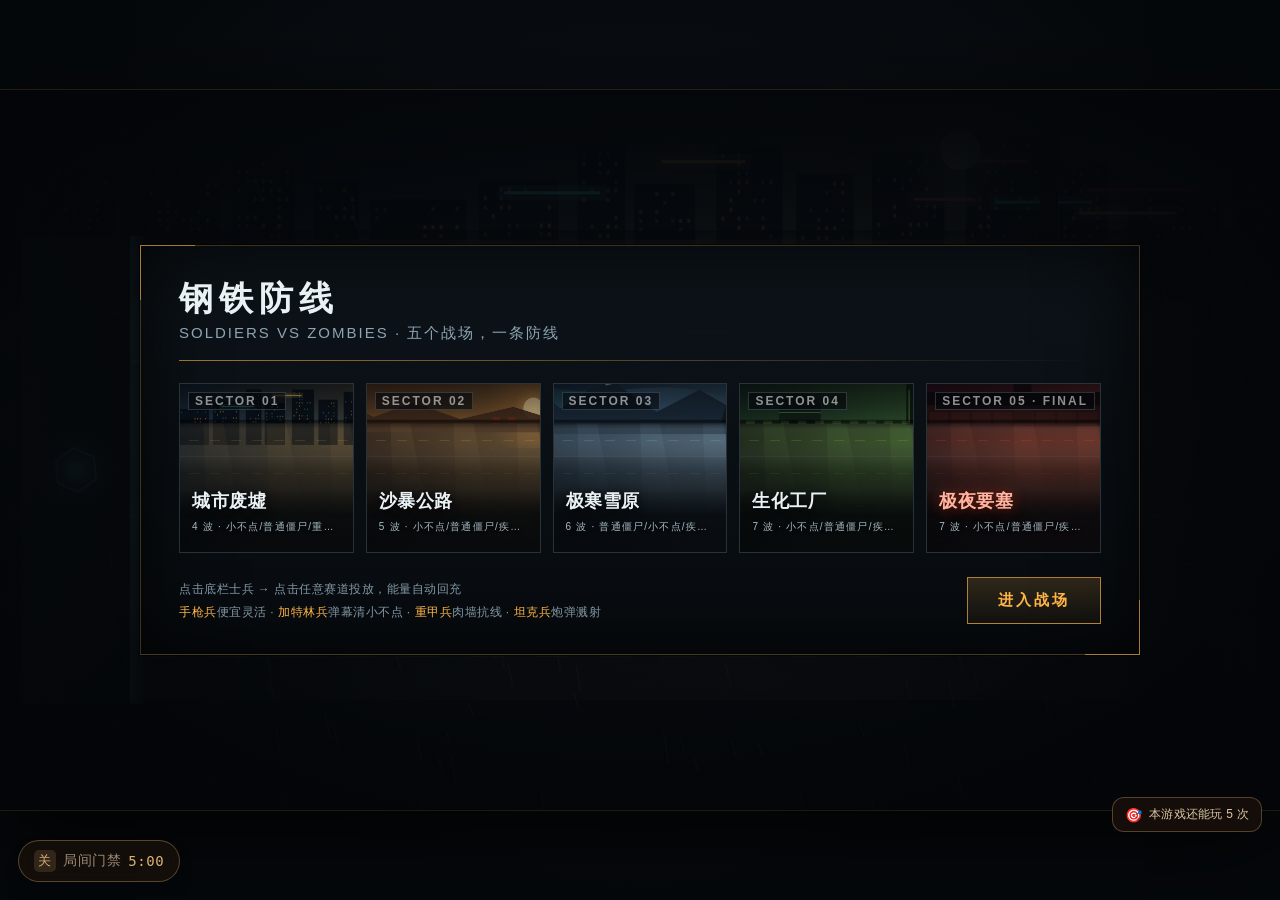
<file: zombie-defense/士兵打僵尸.html>
<!DOCTYPE html>
<html lang="zh-CN">
<head>
<meta charset="UTF-8">
<meta name="viewport" content="width=device-width, initial-scale=1">
<title>钢铁防线 · 士兵打僵尸</title>
<link rel="icon" href="data:image/svg+xml,%3Csvg xmlns='http://www.w3.org/2000/svg' viewBox='0 0 32 32'%3E%3Crect width='32' height='32' fill='%230a0f14'/%3E%3Cpath d='M8 20a8 8 0 0 1 16 0v2H8z' fill='%23ffb545'/%3E%3Ccircle cx='13' cy='17' r='2' fill='%237fe3ff'/%3E%3Ccircle cx='19' cy='17' r='2' fill='%237fe3ff'/%3E%3Crect x='6' y='21' width='20' height='4' fill='%23ffb545'/%3E%3C/svg%3E">
<link rel="stylesheet" href="https://miaoda.feishu.cn/fonts/css2?family=Barlow+Condensed:wght@500;600;700&family=Noto+Sans+SC:wght@400;500;700&display=swap">
<link rel="stylesheet" href="../limit/limit.css">
<link rel="stylesheet" href="../gate/gate.css">
<link rel="stylesheet" href="../gate/challenges.css">
<script src="../gate/gate.js"></script>
<script src="../poem/poem-data.js"></script>
<script src="../gate/challenges/quick-math.js"></script>
<script src="../gate/challenges/poem.js"></script>
<script src="../english/english-data.js"></script>
<script src="../gate/challenges/english.js"></script>
<script src="../limit/limit.js" data-game="zombie-defense"></script>
<style>
*{margin:0;padding:0;box-sizing:border-box;-webkit-tap-highlight-color:transparent}
html,body{height:100%;overflow:hidden;background:#05080b;font-family:"Noto Sans SC",-apple-system,"PingFang SC",sans-serif;color:#e9f1f5}
#stage{position:fixed;inset:0;display:grid;place-items:center;background:
  radial-gradient(ellipse at 50% 40%,#0c1219 0%,#05080b 70%)}
#frame{position:absolute;left:50%;top:50%;width:1280px;height:720px;transform-origin:50% 50%;
  overflow:hidden;background:#070b10;
  box-shadow:0 0 0 1px rgba(255,181,69,.12),0 30px 90px rgba(0,0,0,.85)}
#cv{position:absolute;inset:0;width:1280px;height:720px;display:block;cursor:crosshair}
.num{font-family:"Barlow Condensed","Noto Sans SC",sans-serif;font-weight:600;font-variant-numeric:tabular-nums}
:root{
  --amber:#ffb545; --amber-soft:rgba(255,181,69,.18);
  --cyan:#7fe3ff; --red:#ff5c4d; --steel:#0e151b;
}

/* ========== 顶部 HUD ========== */
.hud{position:absolute;left:0;top:0;width:100%;height:118px;pointer-events:none;
  background:linear-gradient(180deg,rgba(5,9,13,.94) 0%,rgba(5,9,13,.72) 62%,rgba(5,9,13,0) 100%)}
.hud-lv{position:absolute;left:22px;top:14px;display:flex;align-items:center;gap:12px}
.lv-badge{width:52px;height:52px;border:1px solid rgba(255,181,69,.6);display:grid;place-items:center;
  font-family:"Barlow Condensed",sans-serif;font-size:30px;font-weight:700;color:var(--amber);
  background:linear-gradient(160deg,rgba(255,181,69,.16),rgba(255,181,69,.02));
  clip-path:polygon(0 0,100% 0,100% 74%,74% 100%,0 100%)}
.lv-meta .lv-name{font-size:20px;font-weight:700;letter-spacing:1px;line-height:1.15}
.lv-meta .lv-sub{font-size:11px;color:#7d94a2;letter-spacing:2.5px;margin-top:3px}
.pips{display:flex;gap:5px;margin-top:8px}
.pip{width:22px;height:4px;background:rgba(255,255,255,.13);transition:background .2s,box-shadow .2s}
.pip.done{background:var(--amber);box-shadow:0 0 8px rgba(255,181,69,.55)}

.hud-energy{position:absolute;left:50%;top:16px;transform:translateX(-50%);width:300px}
.en-row{display:flex;align-items:baseline;justify-content:center;gap:8px}
.en-num{font-size:38px;color:#fff;line-height:1;text-shadow:0 0 18px rgba(127,227,255,.45)}
.en-label{font-size:11px;letter-spacing:3px;color:#7fe3ff}
.en-bar{margin-top:8px;height:7px;background:rgba(255,255,255,.08);position:relative;overflow:hidden}
.en-fill{position:absolute;inset:0;width:0%;background:linear-gradient(90deg,#2b6f8a,#7fe3ff);
  box-shadow:0 0 14px rgba(127,227,255,.6);transition:width .12s linear}
.en-ticks{position:absolute;inset:0;background:repeating-linear-gradient(90deg,transparent 0 29px,rgba(0,0,0,.55) 29px 30px)}

.hud-right{position:absolute;right:22px;top:14px;display:flex;flex-direction:column;align-items:flex-end;gap:8px}
.hp-box{display:flex;align-items:center;gap:10px}
.hp-txt{font-size:12px;letter-spacing:2px;color:#a9bcc7}
.hp-txt b{font-family:"Barlow Condensed",sans-serif;font-size:22px;color:#fff;font-weight:700}
.hp-bar{width:180px;height:12px;background:rgba(255,255,255,.09);position:relative;overflow:hidden;
  clip-path:polygon(0 0,100% 0,96% 100%,0 100%)}
.hp-fill{position:absolute;inset:0;width:100%;background:linear-gradient(90deg,#ff5c4d,#ffb545);
  box-shadow:0 0 14px rgba(255,120,90,.5);transition:width .18s}
.btns{display:flex;gap:8px;pointer-events:auto}
.icon-btn{width:38px;height:32px;border:1px solid rgba(255,255,255,.16);background:rgba(14,21,27,.85);
  color:#c3d3dd;cursor:pointer;display:grid;place-items:center;font-size:15px;transition:.15s}
.icon-btn:hover{border-color:var(--amber);color:var(--amber)}
.icon-btn.on{border-color:var(--amber);color:var(--amber);background:rgba(255,181,69,.12)}

/* ========== 底部士兵栏 ========== */
.dock{position:absolute;left:50%;bottom:14px;transform:translateX(-50%);display:flex;gap:12px;align-items:flex-end}
.card{position:relative;width:154px;height:98px;border:1px solid rgba(140,165,180,.28);
  background:linear-gradient(180deg,rgba(20,29,37,.96),rgba(8,12,16,.97));
  cursor:pointer;padding:10px 10px 8px;overflow:hidden;transition:transform .12s,border-color .15s,box-shadow .15s}
.card:before{content:"";position:absolute;left:0;top:0;width:3px;height:100%;background:var(--ac);opacity:.55}
.card:hover{transform:translateY(-4px);border-color:rgba(255,181,69,.6)}
.card.sel{border-color:var(--amber);box-shadow:0 0 0 1px var(--amber),0 0 26px rgba(255,181,69,.28);transform:translateY(-6px)}
.card.no{opacity:.42;cursor:not-allowed;filter:saturate(.35)}
.card-top{display:flex;align-items:center;gap:8px}
.card-ico{width:44px;height:44px;flex:0 0 44px;display:grid;place-items:center;
  border:1px solid rgba(255,255,255,.1);background:rgba(255,255,255,.03)}
.card-name{font-size:14px;font-weight:700;line-height:1.1;letter-spacing:.5px}
.card-en{font-family:"Barlow Condensed",sans-serif;font-size:10px;letter-spacing:1.8px;color:#7d94a2;margin-top:2px}
.card-desc{font-size:10.5px;color:#93a8b4;line-height:1.35;margin-top:7px;height:28px;overflow:hidden}
.cost{position:absolute;right:8px;bottom:7px;font-family:"Barlow Condensed",sans-serif;
  font-size:19px;font-weight:700;color:var(--cyan);display:flex;align-items:center;gap:3px}
.cost svg{width:12px;height:12px;opacity:.85}
.card-key{position:absolute;left:10px;bottom:8px;font-family:"Barlow Condensed",sans-serif;font-size:11px;
  color:#5d7280;letter-spacing:1px}
.hint{position:absolute;left:50%;bottom:124px;transform:translateX(-50%);font-size:12px;color:#8ba0ad;
  letter-spacing:1px;white-space:nowrap;transition:opacity .4s;pointer-events:none}
.hint b{color:var(--amber)}

/* ========== BOSS 血条 ========== */
.bossbar{position:absolute;left:50%;top:96px;transform:translateX(-50%);width:520px;opacity:0;transition:opacity .3s;pointer-events:none}
.bossbar.show{opacity:1}
.bossbar .bs-label{display:flex;justify-content:space-between;font-size:11px;letter-spacing:2px;color:#ff8a76;margin-bottom:5px}
.bossbar .bs-track{height:10px;background:rgba(0,0,0,.6);border:1px solid rgba(255,92,77,.45);position:relative;overflow:hidden}
.bossbar .bs-fill{position:absolute;inset:0;width:100%;background:linear-gradient(90deg,#7a1020,#ff5c4d,#ffb545);box-shadow:0 0 18px rgba(255,92,77,.6)}

/* ========== 遮罩面板 ========== */
.overlay{position:absolute;inset:0;display:none;place-items:center;z-index:5;
  background:radial-gradient(ellipse at 50% 45%,rgba(6,10,14,.82),rgba(3,5,8,.97))}
.overlay.show{display:grid}
.panel{width:1000px;max-width:94%;padding:34px 38px 30px;position:relative;
  background:linear-gradient(180deg,rgba(13,20,26,.96),rgba(7,11,15,.97));
  border:1px solid rgba(255,181,69,.22);
  box-shadow:0 0 0 1px rgba(0,0,0,.6),0 0 80px rgba(0,0,0,.8) inset}
.panel:before,.panel:after{content:"";position:absolute;width:54px;height:54px;border:1px solid rgba(255,181,69,.55)}
.panel:before{left:-1px;top:-1px;border-right:0;border-bottom:0}
.panel:after{right:-1px;bottom:-1px;border-left:0;border-top:0}
.p-title{font-size:34px;font-weight:700;letter-spacing:6px;line-height:1.1}
.p-title .thin{font-weight:400;letter-spacing:2px;color:#8ea4b1;font-size:15px;display:block;margin-top:8px}
.p-rule{height:1px;background:linear-gradient(90deg,rgba(255,181,69,.6),rgba(255,181,69,0));margin:18px 0 22px}

.levels{display:grid;grid-template-columns:repeat(5,1fr);gap:12px}
.lcard{position:relative;height:170px;border:1px solid rgba(150,170,185,.22);cursor:pointer;overflow:hidden;
  background:#0a0f14;transition:transform .15s,border-color .15s,box-shadow .15s}
.lcard:hover{transform:translateY(-5px);border-color:var(--amber);box-shadow:0 10px 28px rgba(0,0,0,.6)}
.lcard .lc-bg{position:absolute;inset:0;opacity:.75}
.lcard .lc-shade{position:absolute;inset:0;background:linear-gradient(180deg,rgba(2,5,8,.55),rgba(2,5,8,.12) 34%,rgba(2,5,8,.9) 78%)}
.lcard .lc-idx{position:absolute;left:8px;top:8px;font-family:"Barlow Condensed",sans-serif;font-size:12px;padding:1px 6px;
  background:rgba(4,8,12,.62);border:1px solid rgba(150,170,185,.25);
  letter-spacing:2px;color:rgba(255,255,255,.55)}
.lcard .lc-name{position:absolute;left:12px;right:12px;bottom:40px;font-size:18px;font-weight:700;line-height:1.15;letter-spacing:.5px;
  text-shadow:0 2px 10px rgba(0,0,0,.95)}
.lcard .lc-sub{position:absolute;left:12px;right:12px;bottom:18px;font-size:10px;letter-spacing:1.2px;color:#a8bcc7;
  white-space:nowrap;overflow:hidden;text-overflow:ellipsis;text-shadow:0 1px 4px rgba(0,0,0,.9)}
.lcard .lc-pv{position:absolute;inset:0;width:100%;height:100%}
body.in-menu .hud{opacity:0;pointer-events:none}
body.in-menu .dock{opacity:0;pointer-events:none}
#hud,.dock,.hud{transition:opacity .35s ease}
body.in-menu #hint{opacity:0}
.lcard .lc-clear{position:absolute;right:10px;top:8px;font-size:10px;letter-spacing:1px;color:var(--amber);
  border:1px solid rgba(255,181,69,.5);padding:2px 6px}
.lcard.boss .lc-name{color:#ffb3a0;text-shadow:0 0 14px rgba(255,70,40,.55),0 2px 10px #000}

.p-foot{display:flex;justify-content:space-between;align-items:flex-end;margin-top:24px;gap:20px}
.tips{font-size:12px;color:#8298a5;line-height:1.9;letter-spacing:.5px}
.tips span{color:var(--amber)}
.btn{font-family:"Noto Sans SC",sans-serif;font-size:15px;letter-spacing:3px;font-weight:700;
  padding:13px 30px;border:1px solid rgba(255,181,69,.65);color:var(--amber);
  background:linear-gradient(180deg,rgba(255,181,69,.16),rgba(255,181,69,.04));cursor:pointer;transition:.15s}
.btn:hover{background:rgba(255,181,69,.24);box-shadow:0 0 22px rgba(255,181,69,.3)}
.btn.ghost{border-color:rgba(150,170,185,.4);color:#bdccd5;background:rgba(255,255,255,.03)}
.btn.ghost:hover{border-color:#9fb4c0;box-shadow:none}

.result{display:none}
.result.show{display:block}
.res-stats{display:grid;grid-template-columns:repeat(4,1fr);gap:1px;background:rgba(255,255,255,.1);margin:6px 0 24px}
.res-cell{background:#0a1015;padding:16px 14px}
.res-cell .k{font-size:10.5px;letter-spacing:2px;color:#8298a5}
.res-cell .v{font-family:"Barlow Condensed",sans-serif;font-size:30px;font-weight:700;color:#fff;margin-top:6px;line-height:1}

.toast{position:absolute;left:50%;top:140px;transform:translateX(-50%);padding:8px 20px;
  background:rgba(255,92,77,.14);border:1px solid rgba(255,92,77,.55);color:#ffb3a8;font-size:13px;
  letter-spacing:2px;opacity:0;transition:opacity .25s;pointer-events:none;white-space:nowrap}
</style>
</head>
<body>
<div id="stage">
 <div id="frame">
  <canvas id="cv"></canvas>

  <!-- ===== HUD ===== -->
  <div class="hud">
    <div class="hud-lv">
      <div class="lv-badge num" id="lvNum">1</div>
      <div class="lv-meta">
        <div class="lv-name" id="lvName">城市废墟</div>
        <div class="lv-sub" id="lvSub">NIGHT CITY / SECTOR 01</div>
        <div class="pips" id="pips"></div>
      </div>
    </div>

    <div class="hud-energy">
      <div class="en-row"><span class="en-num num" id="enNum">0</span><span class="en-label">ENERGY</span></div>
      <div class="en-bar"><div class="en-fill" id="enFill"></div><div class="en-ticks"></div></div>
    </div>

    <div class="hud-right">
      <div class="hp-box">
        <span class="hp-txt">基地护盾 <b class="num" id="hpNum">120</b></span>
        <div class="hp-bar"><div class="hp-fill" id="hpFill"></div></div>
      </div>
      <div class="btns">
        <button class="icon-btn" id="btnPause" title="暂停"><svg width="13" height="13" viewBox="0 0 24 24" fill="currentColor"><rect x="5" y="3" width="4.6" height="18"/><rect x="14.4" y="3" width="4.6" height="18"/></svg></button>
        <button class="icon-btn" id="btnMute" title="音效 / 背景音乐"><svg width="15" height="15" viewBox="0 0 24 24" fill="none" stroke="currentColor" stroke-width="1.8" stroke-linecap="round" stroke-linejoin="round"><path d="M4 9v6h3l5 4V5L7 9z"/><path d="M16 9.5a4 4 0 0 1 0 5"/><path d="M18.5 7a7.5 7.5 0 0 1 0 10"/></svg></button>
      </div>
    </div>

    <div class="bossbar" id="bossbar">
      <div class="bs-label"><span>尸王 · ABOMINATION</span><span class="num" id="bossHpTxt">0%</span></div>
      <div class="bs-track"><div class="bs-fill" id="bossFill"></div></div>
    </div>
    <div class="toast" id="toast">基地护盾受损！</div>
  </div>

  <!-- ===== 士兵栏 ===== -->
  <div class="dock" id="dock"></div>
  <div class="hint" id="hint">选一个士兵 → 点击赛道投放，士兵自动开火</div>

  <!-- ===== 标题 / 选关 ===== -->
  <div class="overlay show" id="menu">
    <div class="panel">
      <div class="p-title">钢铁防线<span class="thin">SOLDIERS VS ZOMBIES · 五个战场，一条防线</span></div>
      <div class="p-rule"></div>
      <div class="levels" id="levelGrid"></div>
      <div class="p-foot">
        <div class="tips">
          点击底栏士兵 → 点击任意赛道投放，能量自动回充<br>
          <span>手枪兵</span>便宜灵活 · <span>加特林兵</span>弹幕清小不点 · <span>重甲兵</span>肉墙抗线 · <span>坦克兵</span>炮弹溅射
        </div>
        <button class="btn" id="btnStart">进入战场</button>
      </div>
    </div>
  </div>

  <!-- ===== 结算 ===== -->
  <div class="overlay" id="result">
    <div class="panel">
      <div class="p-title" id="resTitle">防线守住了<span class="thin" id="resSub">SECTOR CLEARED</span></div>
      <div class="p-rule"></div>
      <div class="res-stats">
        <div class="res-cell"><div class="k">击杀</div><div class="v num" id="resKills">0</div></div>
        <div class="res-cell"><div class="k">得分</div><div class="v num" id="resScore">0</div></div>
        <div class="res-cell"><div class="k">存活士兵</div><div class="v num" id="resAlive">0</div></div>
        <div class="res-cell"><div class="k">护盾剩余</div><div class="v num" id="resHp">0</div></div>
      </div>
      <div class="p-foot">
        <div class="tips" id="resTips"></div>
        <div style="display:flex;gap:12px">
          <button class="btn ghost" id="btnRetry">重打本关</button>
          <button class="btn ghost" id="btnBack">选择关卡</button>
          <button class="btn" id="btnNext">下一关</button>
        </div>
      </div>
    </div>
  </div>

  <!-- ===== 暂停 ===== -->
  <div class="overlay" id="pause">
    <div class="panel" style="width:520px;text-align:center">
      <div class="p-title" style="font-size:26px">暂停<span class="thin">PAUSED</span></div>
      <div class="p-rule"></div>
      <button class="btn" id="btnResume" style="margin:0 auto">继续战斗</button>
    </div>
  </div>
 </div>
</div>

<script>
/* =========================================================
   钢铁防线 · 士兵打僵尸
   ========================================================= */
const W = 1280, H = 720;
const LANES = 5, LANE_TOP = 150, LANE_H = 92;
const BASE_X = 152;            // 僵尸走到这里开始打基地
const SPAWN_X = 1195;          // 僵尸出生点（画面右端）
const SLOTS = [182, 268, 354, 440]; // 每条赛道的四个投放位（纵深四排）
const LANE_Y = Array.from({length: LANES}, (_, i) => LANE_TOP + LANE_H * i + LANE_H / 2);

const cv = document.getElementById('cv');
const ctx = cv.getContext('2d');
const DPR = Math.min(2, window.devicePixelRatio || 1);
cv.width = W * DPR; cv.height = H * DPR;
ctx.scale(DPR, DPR);

/* ---------------- 士兵数据 ---------------- */
const SOLDIERS = {
  pistol: {key:'pistol', name:'手枪兵', en:'PISTOL', cost:30, hp:95, rate:0.34, dmg:12, range:620,
           accent:'#7fe3ff', desc:'便宜灵活，前中期主力'},
  gatling:{key:'gatling', name:'加特林兵', en:'GATLING', cost:110, hp:130, rate:0.05, dmg:9, range:650,
           accent:'#ffb845', desc:'高射速弹幕，专清小不点'},
  heavy:  {key:'heavy', name:'重甲兵', en:'HEAVY', cost:150, hp:640, rate:0.60, dmg:30, pellets:4, range:400,
           accent:'#ff7a5c', desc:'霰弹近防，肉墙抗线'},
  tank:   {key:'tank', name:'坦克兵', en:'TANK', cost:240, hp:820, rate:1.7, dmg:115, range:700, splash:150,
           accent:'#ffd166', desc:'炮弹溅射，成片杀伤'}
};
const ORDER = ['pistol','gatling','heavy','tank'];

/* ---------------- 僵尸数据 ---------------- */
const ZOMBIES = {
  tiny:  {name:'小不点', hp:88,  speed:80, dps:11,  size:0.72, score:15, color:'#4e6f42'},
  walker:{name:'普通僵尸', hp:215, speed:62, dps:20, size:1.0,  score:25, color:'#43603c'},
  runner:{name:'疾走僵尸', hp:155, speed:138, dps:16, size:0.98, score:30, color:'#5b7245'},
  armor: {name:'重甲僵尸', hp:620, speed:48, dps:30, size:1.2,  score:60, color:'#3a5040'},
  boss:  {name:'尸王', hp:5200, speed:40, dps:60, size:2.30, score:500, color:'#5a3a4a'}
};

/* ---------------- 场景主题 ---------------- */
const THEMES = {
  city:      {sky:['#0a1420','#182b3d','#2b4459'], ground:['#1a232b','#0b1015'], accent:'#ffb545',
              neon:['#ff5fa2','#5ff0ff','#ffd166'], weather:'rain', name:'夜雨霓虹'},
  desert:    {sky:['#3a2417','#6d4726','#b07a3c'], ground:['#33241a','#170f0a'], accent:'#ffcf74',
              neon:['#ff9a3c','#ffd166'], weather:'dust', name:'沙暴公路'},
  snow:      {sky:['#0d1a28','#22405c','#5d809f'], ground:['#28394a','#131b25'], accent:'#bfe9ff',
              neon:['#9fe4ff','#dff3ff'], weather:'snow', name:'极寒雪原'},
  factory:   {sky:['#0e1712','#193022','#2f4a2c'], ground:['#1c2418','#0c100a'], accent:'#a6ff6b',
              neon:['#a6ff6b','#ffd166'], weather:'toxic', name:'生化工厂'},
  fortress:  {sky:['#1c0a11','#3b1320','#6b1e28'], ground:['#231016','#0e0609'], accent:'#ff7a4d',
              neon:['#ff5c4d','#ffb545'], weather:'ember', name:'极夜要塞'}
};

/* ---------------- 关卡（场景即关卡） ---------------- */
const LEVELS = [
  { id:1, name:'城市废墟', theme:'city', tag:'SECTOR 01', energy:180, rate:16, baseHp:130,
    waves:[
      {gap:8, groups:[{type:'tiny', count:10, span:10}]},
      {gap:8, groups:[{type:'tiny', count:14, span:10},{type:'walker', count:3, span:5}]},
      {gap:8, groups:[{type:'walker', count:8, span:9},{type:'tiny', count:14, span:9}]},
      {gap:6, groups:[{type:'walker', count:10, span:10},{type:'tiny', count:16, span:8},{type:'armor', count:1, span:1}]}
    ]},
  { id:2, name:'沙暴公路', theme:'desert', tag:'SECTOR 02', energy:200, rate:18, baseHp:150,
    waves:[
      {gap:9, groups:[{type:'tiny', count:16, span:9},{type:'walker', count:5, span:6}]},
      {gap:9, groups:[{type:'walker', count:10, span:9},{type:'runner', count:6, span:6}]},
      {gap:9, groups:[{type:'tiny', count:22, span:8},{type:'walker', count:10, span:9}]},
      {gap:8, groups:[{type:'runner', count:10, span:7},{type:'armor', count:2, span:3},{type:'tiny', count:14, span:8}]},
      {gap:6, groups:[{type:'walker', count:18, span:11},{type:'armor', count:3, span:4},{type:'runner', count:10, span:7},{type:'walker', count:12, span:5, lane:'rand', focus:true}]}
    ]},
  { id:3, name:'极寒雪原', theme:'snow', tag:'SECTOR 03', energy:220, rate:20, baseHp:170,
    waves:[
      {gap:9, groups:[{type:'walker', count:12, span:9}]},
      {gap:9, groups:[{type:'tiny', count:26, span:9},{type:'walker', count:6, span:6}]},
      {gap:9, groups:[{type:'runner', count:12, span:7},{type:'armor', count:3, span:4}]},
      {gap:9, groups:[{type:'walker', count:20, span:11},{type:'tiny', count:20, span:9},{type:'runner', count:12, span:5, lane:'rand', focus:true}]},
      {gap:9, groups:[{type:'armor', count:5, span:6},{type:'runner', count:14, span:9}]},
      {gap:6, groups:[{type:'walker', count:24, span:12},{type:'armor', count:4, span:5},{type:'tiny', count:22, span:9}]}
    ]},
  { id:4, name:'生化工厂', theme:'factory', tag:'SECTOR 04', energy:250, rate:22, baseHp:190,
    waves:[
      {gap:9, groups:[{type:'tiny', count:30, span:8}]},
      {gap:9, groups:[{type:'walker', count:18, span:10},{type:'runner', count:10, span:7}]},
      {gap:9, groups:[{type:'armor', count:4, span:5},{type:'walker', count:16, span:10},{type:'armor', count:4, span:4, lane:'rand', focus:true}]},
      {gap:9, groups:[{type:'runner', count:22, span:9},{type:'tiny', count:28, span:10}]},
      {gap:9, groups:[{type:'armor', count:6, span:7},{type:'walker', count:22, span:12}]},
      {gap:9, groups:[{type:'runner', count:24, span:10},{type:'armor', count:4, span:6},{type:'walker', count:16, span:6, lane:'rand', focus:true}]},
      {gap:6, groups:[{type:'armor', count:7, span:8},{type:'walker', count:26, span:12},{type:'runner', count:16, span:9}]}
    ]},
  { id:5, name:'极夜要塞', theme:'fortress', tag:'SECTOR 05 · FINAL', energy:290, rate:24, baseHp:210,
    waves:[
      {gap:9, groups:[{type:'tiny', count:32, span:9},{type:'walker', count:10, span:7}]},
      {gap:9, groups:[{type:'runner', count:20, span:9},{type:'walker', count:16, span:10}]},
      {gap:9, groups:[{type:'armor', count:5, span:6},{type:'tiny', count:30, span:9}]},
      {gap:9, groups:[{type:'walker', count:26, span:12},{type:'runner', count:18, span:9},{type:'armor', count:5, span:4, lane:'rand', focus:true}]},
      {gap:9, groups:[{type:'armor', count:8, span:9},{type:'runner', count:20, span:10}]},
      {gap:9, groups:[{type:'walker', count:30, span:12},{type:'armor', count:6, span:7},{type:'tiny', count:30, span:10},{type:'walker', count:18, span:7, lane:'rand', focus:true}]},
      {gap:7, boss:true, groups:[{type:'boss', count:1, span:1},{type:'tiny', count:30, span:10},{type:'armor', count:5, span:8}]}
    ]}
];

/* =========================================================
   全局状态
   ========================================================= */
const G = {
  phase:'menu', lvIdx:0, level:null, theme:null,
  energy:0, baseHp:0, baseMax:0,
  soldiers:[], zombies:[], bullets:[], parts:[], queue:[], qi:0,
  t:0, shake:0, flash:0, whiteFlash:0, gatePaused:false,
  kills:0, score:0, sel:null, boss:null,
  waveNow:1, waveTotal:1, winTimer:0, loseTimer:0,
  weather:[], uid:1, hoverLane:-1, time:0
};

const rand  = (a, b) => a + Math.random() * (b - a);
const randi = n => Math.floor(Math.random() * n);
const clamp = (v, a, b) => v < a ? a : (v > b ? b : v);
const dist  = (a, b) => Math.abs(a - b);

/* =========================================================
   音效（默认静音，点击按钮后开启）
   ========================================================= */
let actx = null, muted = true;
function AC(){
  if(!actx){
    try{ actx = new (window.AudioContext || window.webkitAudioContext)(); }catch(e){ actx = null; }
  }
  return actx;
}
function sfx(kind){
  if(muted) return;
  const a = AC(); if(!a) return;
  const t = a.currentTime;
  if(kind === 'pistol' || kind === 'gatling' || kind === 'heavy'){
    const o = a.createOscillator(), g = a.createGain();
    o.type = 'square';
    o.frequency.setValueAtTime(kind === 'heavy' ? 180 : 320, t);
    o.frequency.exponentialRampToValueAtTime(70, t + 0.07);
    g.gain.setValueAtTime(kind === 'gatling' ? 0.045 : 0.07, t);
    g.gain.exponentialRampToValueAtTime(0.001, t + 0.08);
    o.connect(g).connect(a.destination); o.start(t); o.stop(t + 0.09);
  } else if(kind === 'boom'){
    const buf = a.createBuffer(1, a.sampleRate * 0.28, a.sampleRate);
    const d = buf.getChannelData(0);
    for(let i = 0; i < d.length; i++) d[i] = (Math.random() * 2 - 1) * Math.pow(1 - i / d.length, 2);
    const src = a.createBufferSource(), g = a.createGain();
    src.buffer = buf; g.gain.value = 0.22;
    src.connect(g).connect(a.destination); src.start(t);
  } else if(kind === 'deploy'){
    const o = a.createOscillator(), g = a.createGain();
    o.type = 'triangle'; o.frequency.setValueAtTime(260, t);
    o.frequency.exponentialRampToValueAtTime(560, t + 0.12);
    g.gain.setValueAtTime(0.1, t); g.gain.exponentialRampToValueAtTime(0.001, t + 0.18);
    o.connect(g).connect(a.destination); o.start(t); o.stop(t + 0.19);
  } else if(kind === 'die'){
    const o = a.createOscillator(), g = a.createGain();
    o.type = 'sawtooth'; o.frequency.setValueAtTime(140, t);
    o.frequency.exponentialRampToValueAtTime(48, t + 0.2);
    g.gain.setValueAtTime(0.06, t); g.gain.exponentialRampToValueAtTime(0.001, t + 0.24);
    o.connect(g).connect(a.destination); o.start(t); o.stop(t + 0.25);
  } else if(kind === 'win' || kind === 'lose'){
    const seq = kind === 'win' ? [523, 659, 784, 1046] : [330, 262, 196];
    seq.forEach((f, i) => {
      const o = a.createOscillator(), g = a.createGain();
      o.type = 'triangle'; o.frequency.value = f;
      const st = t + i * 0.16;
      g.gain.setValueAtTime(0.001, st); g.gain.linearRampToValueAtTime(0.12, st + 0.03);
      g.gain.exponentialRampToValueAtTime(0.001, st + 0.30);
      o.connect(g).connect(a.destination); o.start(st); o.stop(st + 0.31);
    });
  }
}


/* =========================================================
   背景音乐：WebAudio 程序化军乐循环（无需外部音频文件）
   ========================================================= */
const BGM = { step:0, nextT:0, timer:null, bpm:92, baseBpm:92, theme:'city', boss:false, master:null, noise:null };
let manualMute = null;

const BGM_SCALES = {
  city:     [0, 3, 5, 7, 10],
  desert:   [0, 2, 5, 7, 9],
  snow:     [0, 2, 3, 7, 8],
  factory:  [0, 1, 4, 6, 7],
  fortress: [0, 1, 3, 6, 8]
};

function bgmNoiseBuffer(a){
  if(!BGM.noise){
    const n = Math.floor(a.sampleRate * 0.5);
    const buf = a.createBuffer(1, n, a.sampleRate);
    const d = buf.getChannelData(0);
    for(let i = 0; i < n; i++) d[i] = Math.random() * 2 - 1;
    BGM.noise = buf;
  }
  return BGM.noise;
}

function bgmMaster(a){
  if(!BGM.master){
    const g = a.createGain();
    g.gain.value = 0;
    let node = g;
    try{
      const comp = a.createDynamicsCompressor();
      comp.threshold.value = -12; comp.knee.value = 12;
      comp.ratio.value = 4; comp.attack.value = 0.01; comp.release.value = 0.25;
      g.connect(comp); node = comp;
    }catch(e){}
    node.connect(a.destination);
    BGM.master = g;
  }
  return BGM.master;
}

function bgmTone(a, type, freq, t, dur, vol){
  const o = a.createOscillator(), g = a.createGain();
  o.type = type;
  o.frequency.setValueAtTime(freq, t);
  g.gain.setValueAtTime(0.0001, t);
  g.gain.exponentialRampToValueAtTime(vol, t + 0.012);
  g.gain.exponentialRampToValueAtTime(0.0001, t + dur);
  o.connect(g).connect(bgmMaster(a));
  o.start(t); o.stop(t + dur + 0.03);
}

function bgmHit(a, t, vol, freq, dur){
  const src = a.createBufferSource(), g = a.createGain(), f = a.createBiquadFilter();
  src.buffer = bgmNoiseBuffer(a);
  f.type = 'bandpass'; f.frequency.value = freq; f.Q.value = 1.15;
  g.gain.setValueAtTime(vol, t);
  g.gain.exponentialRampToValueAtTime(0.0001, t + dur);
  src.connect(f).connect(g).connect(bgmMaster(a));
  src.start(t); src.stop(t + dur + 0.02);
}

function bgmStepPlay(step, t){
  const a = actx; if(!a) return;
  const dt = 60 / BGM.bpm / 2;
  const s = step % 16, bar = Math.floor(step / 16);
  const sc = BGM_SCALES[BGM.theme] || BGM_SCALES.city;
  const root = 110;
  const hz = n => root * Math.pow(2, n / 12);

  // 鼓组：底鼓、军鼓、踩镲
  if(s === 0 || s === 8) bgmHit(a, t, BGM.boss ? 1.05 : 0.85, 90, 0.17);
  if(s === 4 || s === 12) bgmHit(a, t, 0.32, 320, 0.10);
  if(s % 2 === 1) bgmHit(a, t, 0.1, 1500, 0.045);
  if(BGM.boss && (s === 2 || s === 10 || s === 14)) bgmHit(a, t, 0.2, 210, 0.1);

  // 低音行进
  if(s % 4 === 0){
    const bassSeq = [0, 7, 0, sc[2] || 4];
    const n = bassSeq[(s / 4 + bar) % 4];
    bgmTone(a, 'sawtooth', hz(n), t, dt * 1.6, 0.22);
  }

  // 铜管和声：每两小节垫一次
  if(s === 0 && bar % 2 === 0){
    bgmTone(a, 'triangle', hz(sc[1]), t, dt * 6, 0.11);
    bgmTone(a, 'triangle', hz(sc[3]), t, dt * 6, 0.085);
  }

  // 动机旋律
  if(bar % 4 === 1 && (s === 2 || s === 6 || s === 10)){
    bgmTone(a, 'square', hz(sc[(s / 2 + bar) % sc.length] + 12), t, 0.16, 0.09);
  }

  // BOSS 段：急促警报
  if(BGM.boss && bar % 2 === 1 && s === 12){
    bgmTone(a, 'sawtooth', hz(sc[4] + 19), t, 0.28, 0.1);
  }
}

function bgmTick(){
  const a = actx;
  if(!a || muted){ BGM.timer = null; return; }
  const dt = 60 / BGM.bpm / 2;
  if(!BGM.nextT) BGM.nextT = a.currentTime + 0.08;
  let guard = 0;
  while(BGM.nextT < a.currentTime + 0.32 && guard++ < 32){
    bgmStepPlay(BGM.step++, BGM.nextT);
    BGM.nextT += dt;
  }
  BGM.timer = setTimeout(bgmTick, 160);
}

function bgmApplyGain(){
  const a = actx;
  if(!a || !BGM.master) return;
  const v = muted ? 0 : ((G.phase === 'paused' || G.gatePaused) ? 0.4 : 1);
  BGM.master.gain.setTargetAtTime(v, a.currentTime, 0.28);
}

function bgmStart(){
  const a = AC(); if(!a) return;
  bgmMaster(a);
  if(a.state === 'suspended'){ try{ a.resume(); }catch(e){} }
  bgmApplyGain();
  if(muted) return;
  if(!BGM.timer){ BGM.nextT = 0; bgmTick(); }
}

function bgmStop(){
  if(BGM.timer){ clearTimeout(BGM.timer); BGM.timer = null; }
  BGM.nextT = 0;
}

function bgmTheme(idx){
  BGM.theme = ['city', 'desert', 'snow', 'factory', 'fortress'][idx] || 'city';
  BGM.baseBpm = 92 + idx * 5;
  BGM.bpm = BGM.baseBpm;
  BGM.boss = false;
}

function bgmBoss(on){
  BGM.boss = on;
  BGM.bpm = on ? BGM.baseBpm + 34 : BGM.baseBpm;
}

function setMuted(m){
  muted = m;
  const b = document.getElementById('btnMute');
  if(b){ b.classList.toggle('on', !m); b.style.opacity = m ? '0.55' : '1'; }
  bgmApplyGain();
  if(m) bgmStop(); else bgmStart();
}

function toggleMute(){
  manualMute = !muted;
  setMuted(manualMute);
}

function autoSound(){
  if(muted && manualMute === null) setMuted(false);
}

/* =========================================================
   关卡与波次
   ========================================================= */
function buildSchedule(lv){
  const ev = []; let t = 3.2;
  lv.waves.forEach((w, wi) => {
    let end = 0;
    w.groups.forEach(g => {
      const step = g.count > 1 ? g.span / (g.count - 1) : 0;
      for(let i = 0; i < g.count; i++){
        const at = t + i * step + (i === 0 ? 0 : rand(-0.3, 0.3));
        const fixed = (g.lane === 'rand') ? randi(LANES) : g.lane;
        const lane = (fixed === undefined || fixed === null) ? randi(LANES) : fixed;
        ev.push({t:Math.max(t + 0.4, at), type:g.type, lane, wave:wi, focus:!!g.focus});
        end = Math.max(end, at - t);
      }
    });
    t += end + (w.gap || 8);
  });
  ev.sort((a, b) => a.t - b.t);
  return ev;
}

function startLevel(idx){
  const lv = LEVELS[idx];
  G.lvIdx = idx; G.level = lv; G.theme = THEMES[lv.theme];
  G.phase = 'playing';
  G.t = 0; G.time = 0;
  G.energy = lv.energy; G.baseHp = lv.baseHp; G.baseMax = lv.baseHp;
  G.soldiers = []; G.zombies = []; G.bullets = []; G.parts = [];
  G.queue = buildSchedule(lv); G.qi = 0;
  G.kills = 0; G.score = 0; G.sel = null; G.boss = null;
  G.shake = 0; G.flash = 0; G.whiteFlash = 0;
  G.waveTotal = lv.waves.length; G.waveNow = 1;
  G.winTimer = 0; G.loseTimer = 0; G.hoverLane = -1;
  buildBackdrop(lv.theme);
  initWeather(lv.theme);
  buildDock();
  syncHUD();
  hideOv('menu'); hideOv('result'); hideOv('pause');
  document.getElementById('bossbar').classList.remove('show');
  document.getElementById('hint').style.opacity = 1;
  setTimeout(() => { const h = document.getElementById('hint'); if(h) h.style.opacity = 0; }, 9000);
  bgmTheme(G.lvIdx);
  autoSound();
  bgmStart();
}

/* =========================================================
   投放士兵
   ========================================================= */
function deploy(lane){
  if(G.phase !== 'playing') return;
  if(G.sel === null){ toast('先在下面选一个士兵'); return; }
  const def = SOLDIERS[G.sel];
  if(G.energy < def.cost){ toast('能量不够，等一等'); return; }

  const used = G.soldiers.filter(s => s.lane === lane).map(s => s.slot);
  let slot = -1;
  for(let i = 0; i < SLOTS.length; i++){ if(used.indexOf(i) < 0){ slot = i; break; } }
  if(slot < 0){ toast('这条赛道已经满了'); return; }

  G.energy -= def.cost;
  const s = {
    id:G.uid++, key:def.key, def, lane, slot,
    x:SLOTS[slot], y:LANE_Y[lane],
    hp:def.hp, maxHp:def.hp, cd:0.15, spin:0, recoil:0, flash:0, born:0.6
  };
  G.soldiers.push(s);
  ringParticles(s.x, s.y);
  sfx('deploy');
  syncHUD();
}

/* =========================================================
   僵尸
   ========================================================= */
function spawnZombie(ev){
  const def = ZOMBIES[ev.type];
  const isBoss = ev.type === 'boss';
  if(isBoss) ev.lane = 2;   // 尸王只走中路，避免顶到 HUD
  const z = {
    id:G.uid++, key:ev.type, def, lane:ev.lane,
    x:SPAWN_X + rand(0, 40), y:LANE_Y[ev.lane],
    hp:def.hp, maxHp:def.hp, size:def.size,
    speed:def.speed * (isBoss ? 1 : 1),
    flash:0, walk:rand(0, 6.28), moving:true, dead:false,
    isBoss
  };
  G.zombies.push(z);
  // 出怪爆闪：营造“外面”撕开裂口的动势
  for(let i = 0; i < 6; i++)
    addPart({type:'spark', x:SPAWN_X + rand(-8, 20), y:LANE_Y[ev.lane] + rand(-26, 26),
             vx:rand(-320, -80), vy:rand(-60, 60), g:0,
             life:rand(0.18, 0.4), maxLife:0.4, size:rand(1.2, 3.2),
             color: isBoss ? '#ff9a5a' : '#ff5a48'});
  if(isBoss){
    G.boss = z;
    document.getElementById('bossbar').classList.add('show');
    G.shake = 12;
    toast('尸王出现了！');
    bgmBoss(true);
  }
}

/* =========================================================
   伤害与特效
   ========================================================= */
function damageZ(z, dmg){
  if(z.dead || z.hp <= 0) return;
  z.hp -= dmg;
  z.flash = 1;
  addPart({type:'text', x:z.x + rand(-8, 8), y:z.y - z.size * 40 - 14, vy:-46, life:0.7,
           maxLife:0.7, text:Math.round(dmg), color:dmg >= 60 ? '#ffd166' : '#ffffff', size:15});
  if(z.hp <= 0) killZ(z);
}

function killZ(z){
  if(z.dead) return;
  z.dead = true;
  G.kills++;
  G.score += z.def.score;
  const n = z.isBoss ? 44 : 9;
  for(let i = 0; i < n; i++){
    addPart({type:'goo', x:z.x + rand(-10, 10), y:z.y - rand(4, 30), vx:rand(-150, 90), vy:rand(-190, -40),
             g:340, life:rand(0.42, 0.9), maxLife:0.9, size:rand(2, 5), color:'#7da35a'});
  }
  addPart({type:'ring', x:z.x, y:z.y - 20, life:0.4, maxLife:0.4, size:z.isBoss ? 160 : 34, color:'#c9f5a0'});
  if(z.isBoss){
    G.boss = null;
    G.whiteFlash = 1; G.shake = 26; G.flash = 1;
    document.getElementById('bossbar').classList.remove('show');
    addPart({type:'ring', x:z.x, y:z.y - 40, life:0.9, maxLife:0.9, size:420, color:'#ff7a4d'});
    toast('尸王被击倒！');
    bgmBoss(false);
    sfx('boom');
  } else {
    sfx('die');
  }
  syncHUD();
}

function explode(x, lane, dmg, r){
  for(const z of G.zombies){
    if(z.dead || z.lane !== lane) continue;
    if(dist(z.x, x) <= r) damageZ(z, dmg * (dist(z.x, x) < r * 0.45 ? 1.25 : 0.85));
  }
  for(let i = 0; i < 22; i++){
    addPart({type:'spark', x:x + rand(-14, 14), y:LANE_Y[lane] + rand(-20, 10),
             vx:rand(-240, 240), vy:rand(-260, 60), g:420, life:rand(0.2, 0.6), maxLife:0.6, size:rand(1.5, 4), color:'#ffb545'});
  }
  addPart({type:'ring', x, y:LANE_Y[lane] - 10, life:0.45, maxLife:0.45, size:r * 1.5, color:'#ffd166'});
  addPart({type:'smoke', x, y:LANE_Y[lane] - 12, vx:0, vy:-20, life:0.8, maxLife:0.8, size:r * 0.5, color:'rgba(60,55,50,0.7)'});
  G.shake = Math.max(G.shake, 9);
  sfx('boom');
}

/* =========================================================
   粒子
   ========================================================= */
function addPart(p){
  p.vx = p.vx || 0; p.vy = p.vy || 0; p.g = p.g || 0;
  G.parts.push(p);
  if(G.parts.length > 460) G.parts.splice(0, G.parts.length - 460);
}

function ringParticles(x, y){
  addPart({type:'ring', x, y, life:0.5, maxLife:0.5, size:70, color:'#7fe3ff'});
  for(let i = 0; i < 12; i++){
    const a = (i / 12) * Math.PI * 2;
    addPart({type:'spark', x, y, vx:Math.cos(a) * 110, vy:Math.sin(a) * 60, g:0,
             life:0.45, maxLife:0.45, size:2.5, color:'#7fe3ff'});
  }
}

/* =========================================================
   士兵开火
   ========================================================= */
function fire(s){
  const def = s.def;
  const mx = s.x + 26, my = s.y - (def.key === 'tank' ? 14 : 10);
  if(def.key === 'pistol'){
    G.bullets.push({lane:s.lane, x:mx, y:my, vx:820, vy:0, dmg:def.dmg, life:1.4, type:'tracer'});
    muzzle(mx, my, 7, '#7fe3ff');
    sfx('pistol');
  } else if(def.key === 'gatling'){
    G.bullets.push({lane:s.lane, x:mx, y:my + rand(-5, 5), vx:900, vy:rand(-8, 8),
                    dmg:def.dmg, life:1.2, type:'gatling'});
    muzzle(mx, my, 9, '#ffb845');
    if(Math.random() < 0.35) sfx('gatling');
  } else if(def.key === 'heavy'){
    for(let i = 0; i < def.pellets; i++){
      G.bullets.push({lane:s.lane, x:mx, y:my + rand(-4, 4), vx:rand(760, 900),
                      vy:rand(-70, 70), dmg:def.dmg, life:0.55, type:'pellet'});
    }
    muzzle(mx, my, 13, '#ff7a5c');
    s.recoil = 1.2;
    sfx('heavy');
  } else if(def.key === 'tank'){
    G.bullets.push({lane:s.lane, x:mx + 6, y:my, vx:520, vy:0, dmg:def.dmg,
                    life:2.6, type:'shell', splash:def.splash});
    muzzle(mx + 6, my, 18, '#ffd166');
    s.recoil = 2;
    G.shake = Math.max(G.shake, 4);
    sfx('heavy');
  }
}

function muzzle(x, y, r, color){
  addPart({type:'flash', x, y, life:0.09, maxLife:0.09, size:r, color});
  for(let i = 0; i < 3; i++)
    addPart({type:'spark', x, y, vx:rand(60, 260), vy:rand(-40, 40), g:0,
             life:rand(0.08, 0.2), maxLife:0.2, size:rand(1, 2.5), color});
}

/* =========================================================
   更新主逻辑
   ========================================================= */
function update(dt){
  G.time += dt;
  if(G.phase !== 'playing'){
    updateParts(dt);
    updateWeather(dt);
    return;
  }
  G.t += dt;
  G.energy = Math.min(999, G.energy + G.level.rate * dt);
  G.shake = Math.max(0, G.shake - dt * 46);
  G.flash = Math.max(0, G.flash - dt * 1.8);
  G.whiteFlash = Math.max(0, G.whiteFlash - dt * 2.4);

  // 出怪
  while(G.qi < G.queue.length && G.queue[G.qi].t <= G.t){
    spawnZombie(G.queue[G.qi]);
    G.qi++;
  }
  G.waveNow = Math.min(G.waveTotal, (G.queue[Math.min(G.qi, G.queue.length - 1)] || {wave:0}).wave + 1);

  updateSoldiers(dt);
  updateBullets(dt);
  updateZombies(dt);
  updateParts(dt);
  updateWeather(dt);

  G.zombies = G.zombies.filter(z => !z.dead);
  G.bullets = G.bullets.filter(b => !b.dead);
  G.soldiers = G.soldiers.filter(s => s.hp > 0);
  if(G.boss && G.boss.dead) G.boss = null;

  // 输赢判定
  if(G.baseHp <= 0 && G.phase === 'playing'){
    G.baseHp = 0;
    G.loseTimer += dt;
    if(G.loseTimer > 0.9) endGame(false);
  } else if(G.qi >= G.queue.length && G.zombies.length === 0 && !G.boss){
    G.winTimer += dt;
    if(G.winTimer > 1.1) endGame(true);
  }
}

function updateSoldiers(dt){
  for(const s of G.soldiers){
    s.cd -= dt;
    s.recoil = Math.max(0, s.recoil - dt * 6);
    s.flash = Math.max(0, s.flash - dt * 4);
    s.born = Math.max(0, s.born - dt);
    if(s.key === 'gatling') s.spin *= Math.exp(-6 * dt);

    // 找目标：同赛道、射程内、最靠前（最接近基地）
    let target = null;
    for(const z of G.zombies){
      if(z.dead || z.lane !== s.lane) continue;
      if(z.x < s.x - 16) continue;
      if(z.x > s.x + s.def.range) continue;
      if(!target || z.x < target.x) target = z;
    }
    s.aiming = !!target;
    if(target && s.cd <= 0){
      fire(s);
      s.cd = s.def.rate;
      if(s.key === 'gatling') s.spin = Math.min(10, s.spin + 2.2);
      s.flash = 1;
    }
  }
}

function updateBullets(dt){
  for(const b of G.bullets){
    b.life -= dt;
    const px = b.x;
    b.x += b.vx * dt;
    if(b.vy) b.y += b.vy * dt;
    if(b.x > W + 60 || b.life <= 0){ b.dead = true; continue; }
    const lo = Math.min(px, b.x), hi = Math.max(px, b.x);

    for(const z of G.zombies){
      if(z.dead || z.lane !== b.lane) continue;
      const thit = 14 + z.size * 11;
      if(Math.abs(z.x - b.x) < thit || (z.x > lo - thit * 0.5 && z.x < hi + thit * 0.5)){
        if(b.splash) explode(b.x, b.lane, b.dmg, b.splash);
        else damageZ(z, b.dmg);
        b.dead = true;
        for(let i = 0; i < 3; i++)
          addPart({type:'spark', x:b.x, y:b.y, vx:rand(-70, 40), vy:rand(-60, 40), g:120,
                   life:rand(0.15, 0.35), maxLife:0.35, size:rand(1, 2.4), color:'#ffe9b0'});
        break;
      }
    }
  }
}

function updateZombies(dt){
  for(const z of G.zombies){
    if(z.dead) continue;
    z.flash = Math.max(0, z.flash - dt * 3.2);

    // 是否被士兵挡住
    let block = null;
    for(const s of G.soldiers){
      if(s.lane !== z.lane || s.hp <= 0) continue;
      if(z.x >= s.x - 8 && z.x - s.x <= 48 + z.size * 10){
        if(!block || s.x > block.x) block = s;
      }
    }

    if(block){
      z.moving = false;
      block.hp -= z.def.dps * dt;
      block.flash = 1;
      if(Math.random() < 0.25)
        addPart({type:'spark', x:block.x + 6, y:block.y - 12, vx:rand(-40, 20), vy:rand(-50, -10),
                 g:120, life:0.25, maxLife:0.25, size:2, color:'#ff9d8a'});
      if(block.hp <= 0){
        for(let i = 0; i < 12; i++)
          addPart({type:'spark', x:block.x, y:block.y - 10, vx:rand(-160, 160), vy:rand(-180, 20),
                   g:280, life:rand(0.25, 0.7), maxLife:0.7, size:rand(1.5, 3.5), color:block.def.accent});
        addPart({type:'ring', x:block.x, y:block.y - 10, life:0.4, maxLife:0.4, size:60, color:block.def.accent});
        sfx('die');
      }
    } else if(z.x <= BASE_X + 16){
      z.moving = false;
      G.baseHp -= z.def.dps * dt * 0.9;
      G.shake = Math.max(G.shake, 3);
      if(Math.random() < 0.3)
        addPart({type:'spark', x:BASE_X + rand(0, 10), y:z.y - rand(4, 20), vx:rand(-30, 30), vy:rand(-40, 10),
                 g:100, life:0.3, maxLife:0.3, size:2.5, color:'#ff5c4d'});
      if(Math.random() < 0.14) toast('基地护盾受损！');
    } else {
      z.moving = true;
      z.x -= z.speed * dt;
      z.walk += dt * (z.speed / 34) * (z.isBoss ? 0.7 : 1);
    }
  }
}

function updateParts(dt){
  for(const p of G.parts){
    p.life -= dt;
    p.x += p.vx * dt;
    p.y += p.vy * dt;
    p.vy += p.g * dt;
  }
  G.parts = G.parts.filter(p => p.life > 0);
}

function updateWeather(dt){
  const th = G.theme; if(!th) return;
  for(const p of G.weather){
    if(th.weather === 'rain'){ p.x -= 620 * dt; p.y += 1100 * dt; }
    else if(th.weather === 'snow'){ p.x -= 60 * dt; p.y += p.spd * dt; p.sw += dt * 1.6; }
    else if(th.weather === 'dust'){ p.x -= p.spd * 3 * dt; }
    else if(th.weather === 'toxic'){ p.y -= p.spd * dt; p.x += Math.sin(G.time + p.seed) * 8 * dt; }
    else if(th.weather === 'ember'){ p.y -= p.spd * 1.6 * dt; p.x += Math.sin(G.time + p.seed) * 20 * dt; }
    if(p.y > 720 + 20 || p.y < -20 || p.x < -30) resetWeatherP(p, true);
  }
}

/* =========================================================
   结束与结算
   ========================================================= */
function endGame(win){
  if(G.phase !== 'playing') return;
  G.phase = 'result';
  G.gatePaused = false;
  if(window.GameLimit){
    try{ window.GameLimit.count('zombie-defense'); }catch(e){}
  }
  if(win){
    G.whiteFlash = 0.7;
    markCleared(G.lvIdx);
    sfx('win');
  } else {
    G.flash = 1; G.shake = 24;
    sfx('lose');
  }
  setTimeout(() => showResult(win), 620);
}

function showResult(win){
  const lv = G.level;
  document.getElementById('resTitle').innerHTML = win
    ? '防线守住了<span class="thin">SECTOR CLEARED · ' + lv.tag + '</span>'
    : '防线失守<span class="thin">DEFENSE COLLAPSED · 再来一次</span>';
  document.getElementById('resKills').textContent = G.kills;
  document.getElementById('resScore').textContent = G.score;
  document.getElementById('resAlive').textContent = G.soldiers.length;
  document.getElementById('resHp').textContent = Math.max(0, Math.round(G.baseHp));
  document.getElementById('resTips').innerHTML = win
    ? (G.lvIdx < LEVELS.length - 1
        ? '下一关：<span>' + LEVELS[G.lvIdx + 1].name + '</span>，僵尸会更凶。'
        : '全部战场已清空，你就是这条防线。')
    : '提示：<span>重甲兵</span>顶在前面挡路，<span>坦克兵</span>放在后排炸一片。';
  const nextBtn = document.getElementById('btnNext');
  nextBtn.style.display = win && G.lvIdx < LEVELS.length - 1 ? '' : 'none';
  document.getElementById('btnRetry').textContent = win ? '再打一次' : '重打本关';
  showOv('result');
  syncHUD();
}

/* =========================================================
   存档 / 界面
   ========================================================= */
function clearedList(){
  try{ return JSON.parse(localStorage.getItem('steelline_cleared') || '[]'); }catch(e){ return []; }
}
function markCleared(i){
  const list = clearedList();
  if(list.indexOf(i) < 0){ list.push(i); }
  try{ localStorage.setItem('steelline_cleared', JSON.stringify(list)); }catch(e){}
  buildLevelGrid();
}

function showOv(id){
  document.getElementById(id).classList.add('show');
  document.body.classList.add('in-menu');
}
function hideOv(id){
  document.getElementById(id).classList.remove('show');
  const anyOn = ['menu', 'result', 'pause'].some(k => document.getElementById(k).classList.contains('show'));
  if(!anyOn) document.body.classList.remove('in-menu');
}

let toastTimer = null;
function toast(msg){
  const el = document.getElementById('toast');
  el.textContent = msg;
  el.style.opacity = 1;
  clearTimeout(toastTimer);
  toastTimer = setTimeout(() => { el.style.opacity = 0; }, 1600);
}

function buildDock(){
  const dock = document.getElementById('dock');
  dock.innerHTML = '';
  ORDER.forEach((key, i) => {
    const d = SOLDIERS[key];
    const el = document.createElement('div');
    el.className = 'card';
    el.style.setProperty('--ac', d.accent);
    el.dataset.key = key;
    el.innerHTML =
      '<div class="card-top">' +
        '<div class="card-ico">' + iconSVG(key, d.accent) + '</div>' +
        '<div><div class="card-name">' + d.name + '</div><div class="card-en">' + d.en + '</div></div>' +
      '</div>' +
      '<div class="card-desc">' + d.desc + '</div>' +
      '<div class="card-key">' + (i + 1) + '</div>' +
      '<div class="cost">' + d.cost + '<svg viewBox="0 0 24 24" fill="none" stroke="currentColor" stroke-width="2"><path d="M13 2 4 14h6l-1 8 9-12h-6z"/></svg></div>';
    el.addEventListener('click', () => {
      if(G.phase !== 'playing') return;
      selectSoldier(key);
    });
    dock.appendChild(el);
  });
}

function selectSoldier(key){
  if(G.sel === key){ G.sel = null; }
  else {
    G.sel = key;
    if(G.energy < SOLDIERS[key].cost) toast('能量不够，先攒一会儿');
  }
  syncDock();
}

function syncDock(){
  const cards = document.querySelectorAll('#dock .card');
  cards.forEach(el => {
    const key = el.dataset.key;
    const def = SOLDIERS[key];
    el.classList.toggle('sel', G.sel === key);
    el.classList.toggle('no', G.energy < def.cost);
  });
}

function syncHUD(){
  if(!G.level) return;
  document.getElementById('lvNum').textContent = G.level.id;
  document.getElementById('lvName').textContent = G.level.name;
  document.getElementById('lvSub').textContent = G.level.tag + ' / ' + G.theme.name;
  const pips = document.getElementById('pips');
  let html = '';
  for(let i = 0; i < G.waveTotal; i++){
    html += '<div class="pip' + (i < G.waveNow - 1 ? ' done' : '') + '"></div>';
  }
  pips.innerHTML = html;
  document.getElementById('hpNum').textContent = Math.max(0, Math.round(G.baseHp));
  const hpPct = clamp(G.baseHp / G.baseMax * 100, 0, 100);
  const hf = document.getElementById('hpFill');
  hf.style.width = hpPct + '%';
  hf.style.filter = hpPct < 35 ? 'saturate(1.5) hue-rotate(-12deg)' : '';
  if(G.boss){
    const pct = Math.max(0, G.boss.hp / G.boss.maxHp * 100);
    document.getElementById('bossFill').style.width = pct + '%';
    document.getElementById('bossHpTxt').textContent = Math.ceil(pct) + '%';
  }
}

function buildLevelGrid(){
  const grid = document.getElementById('levelGrid');
  const cleared = clearedList();
  grid.innerHTML = '';
  LEVELS.forEach((lv, i) => {
    const th = THEMES[lv.theme];
    const el = document.createElement('div');
    el.className = 'lcard' + (lv.waves.some(w => w.boss) ? ' boss' : '');
    el.innerHTML =
      '<div class="lc-shade"></div>' +
      '<div class="lc-idx num">' + lv.tag + '</div>' +
      (cleared.indexOf(i) >= 0 ? '<div class="lc-clear">已通关</div>' : '') +
      '<div class="lc-name">' + lv.name + '</div>' +
      '<div class="lc-sub">' + lv.waves.length + ' 波 · ' + seenTypes(lv) + '</div>';

    // 场景缩略图：直接用当前场景预渲染结果
    buildBackdrop(lv.theme);
    const pv = document.createElement('canvas');
    pv.className = 'lc-pv';
    pv.width = 380; pv.height = 340;
    pv.getContext('2d').drawImage(bgCanvas,
      380 * DPR, 40 * DPR, 520 * DPR, 470 * DPR,
      0, 0, 380, 340);
    el.insertBefore(pv, el.firstChild);

    el.addEventListener('click', () => {
      G.lvIdx = i;
      startLevel(i);
    });
    grid.appendChild(el);
  });
  buildBackdrop(G.level ? G.level.theme : 'city');
}

function seenTypes(lv){
  const set = {};
  lv.waves.forEach(w => w.groups.forEach(g => { set[g.type] = 1; }));
  const out = [];
  Object.keys(set).forEach(k => { if(k !== 'boss') out.push(ZOMBIES[k].name); });
  if(set.boss) out.push('尸王');
  return out.join('/');
}

/* =========================================================
   环境天气粒子
   ========================================================= */
function initWeather(themeKey){
  const th = THEMES[themeKey];
  const n = th.weather === 'rain' ? 150 : th.weather === 'snow' ? 110 : th.weather === 'ember' ? 60 : 90;
  G.weather = [];
  for(let i = 0; i < n; i++){
    const p = {seed:rand(0, 10), sw:0};
    resetWeatherP(p, false, true);
    G.weather.push(p);
  }
}

function resetWeatherP(p, anywhere){
  const th = G.theme;
  p.seed = p.seed || rand(0, 10);
  p.x = rand(-40, W + 40);
  p.y = anywhere ? rand(-40, H) : (th.weather === 'toxic' || th.weather === 'ember' ? rand(H * 0.5, H + 40) : rand(-60, H * 0.6));
  if(th.weather === 'rain'){ p.spd = rand(0, 1); p.len = rand(12, 30); }
  else if(th.weather === 'snow'){ p.spd = rand(28, 70); p.r = rand(1, 2.8); p.sw = rand(0, 6.28); }
  else if(th.weather === 'dust'){ p.spd = rand(60, 180); p.len = rand(20, 70); }
  else if(th.weather === 'toxic'){ p.spd = rand(18, 46); p.r = rand(1, 3.4); }
  else { p.spd = rand(30, 80); p.r = rand(1, 2.6); }
}

/* =========================================================
   图标（内联 SVG）
   ========================================================= */
function iconSVG(key, color){
  const s = 'fill="none" stroke="' + color + '" stroke-width="1.9" stroke-linejoin="round" stroke-linecap="round"';
  if(key === 'pistol')
    return '<svg width="34" height="34" viewBox="0 0 40 40">' +
      '<path d="M8 14h20v6H19l-2 5h-5l2-5H8z" ' + s + ' fill="' + color + '" fill-opacity="0.14"/>' +
      '<path d="M19 20h9M14 22l-2 6" ' + s + '/><circle cx="26" cy="11" r="2" fill="' + color + '"/></svg>';
  if(key === 'gatling')
    return '<svg width="34" height="34" viewBox="0 0 40 40">' +
      '<rect x="6" y="16" width="10" height="9" rx="1.5" ' + s + '/>' +
      '<path d="M16 17h16M16 20.5h16M16 24h16" ' + s + '/>' +
      '<path d="M7 25l-2 7h5l2-7" ' + s + '/><circle cx="11" cy="14" r="2.6" ' + s + '/></svg>';
  if(key === 'heavy')
    return '<svg width="34" height="34" viewBox="0 0 40 40">' +
      '<path d="M20 6l11 4v11c0 7-5 11-11 13-6-2-11-6-11-13V10z" ' + s + ' fill="' + color + '" fill-opacity="0.16"/>' +
      '<path d="M20 12v14M15 17h10" ' + s + '/>' +
      '<path d="M24 15h12M24 19h12" ' + s + ' stroke-opacity="0.6"/></svg>';
  if(key === 'tank')
    return '<svg width="34" height="34" viewBox="0 0 40 40">' +
      '<rect x="6" y="24" width="26" height="8" rx="4" ' + s + ' fill="' + color + '" fill-opacity="0.14"/>' +
      '<path d="M11 24v-6h12v6" ' + s + '/><path d="M23 21h13" ' + s + ' stroke-width="3"/>' +
      '<circle cx="12" cy="28" r="2" fill="' + color + '"/><circle cx="20" cy="28" r="2" fill="' + color + '"/><circle cx="28" cy="28" r="2" fill="' + color + '"/></svg>';
  return '';
}

/* =========================================================
   绘制工具
   ========================================================= */
const bgCanvas = document.createElement('canvas');
bgCanvas.width = W * DPR; bgCanvas.height = H * DPR;
const bgc = bgCanvas.getContext('2d');
bgc.scale(DPR, DPR);

function hexA(hex, a){
  const h = hex.replace('#', '');
  const r = parseInt(h.substring(0, 2), 16), g = parseInt(h.substring(2, 4), 16), b = parseInt(h.substring(4, 6), 16);
  return 'rgba(' + r + ',' + g + ',' + b + ',' + a + ')';
}
function mixHex(a, b, k){ return a; }

function pathRR(c, x, y, w, h, r){
  const rad = Math.min(r, w / 2, h / 2);
  c.beginPath();
  c.moveTo(x + rad, y);
  c.lineTo(x + w - rad, y); c.quadraticCurveTo(x + w, y, x + w, y + rad);
  c.lineTo(x + w, y + h - rad); c.quadraticCurveTo(x + w, y + h, x + w - rad, y + h);
  c.lineTo(x + rad, y + h); c.quadraticCurveTo(x, y + h, x, y + h - rad);
  c.lineTo(x, y + rad); c.quadraticCurveTo(x, y, x + rad, y);
  c.closePath();
}

/* =========================================================
   背景（每关预渲染一次）
   ========================================================= */
const bgCache = {};
function buildBackdrop(key){
  if(bgCache[key]){
    bgc.clearRect(0, 0, W, H);
    bgc.drawImage(bgCache[key], 0, 0, W, H);
    return;
  }
  const th = THEMES[key];
  bgc.clearRect(0, 0, W, H);

  // 天空
  const sky = bgc.createLinearGradient(0, 0, 0, 215);
  sky.addColorStop(0, th.sky[0]); sky.addColorStop(0.55, th.sky[1]); sky.addColorStop(1, th.sky[2]);
  bgc.fillStyle = sky; bgc.fillRect(0, 0, W, 215);

  // 地面
  const gr = bgc.createLinearGradient(0, 150, 0, H);
  gr.addColorStop(0, th.ground[0]); gr.addColorStop(1, th.ground[1]);
  bgc.fillStyle = gr; bgc.fillRect(0, 150, W, H - 150);

  // 地平线光晕
  const hg = bgc.createRadialGradient(W * 0.74, 168, 0, W * 0.74, 168, 760);
  hg.addColorStop(0, hexA(th.accent, 0.20)); hg.addColorStop(0.5, hexA(th.accent, 0.06)); hg.addColorStop(1, 'rgba(0,0,0,0)');
  bgc.fillStyle = hg; bgc.fillRect(0, 0, W, 560);

  if(key === 'city') bgCity(th);
  else if(key === 'desert') bgDesert(th);
  else if(key === 'snow') bgSnow(th);
  else if(key === 'factory') bgFactory(th);
  else bgFortress(th);

  drawField(th);

  const snap = document.createElement('canvas');
  snap.width = W * DPR; snap.height = H * DPR;
  snap.getContext('2d').drawImage(bgCanvas, 0, 0);
  bgCache[key] = snap;
}

/* ------- 城市废墟 ------- */
function bgCity(th){
  // 远景楼群
  let x = -30;
  while(x < W + 40){
    const w = rand(40, 96), h = rand(40, 110);
    bgc.fillStyle = 'rgba(8,16,24,0.92)';
    bgc.fillRect(x, 150 - h, w, h + 60);
    // 窗户
    for(let yy = 150 - h + 8; yy < 146; yy += 9){
      for(let xx = x + 5; xx < x + w - 5; xx += 8){
        if(Math.random() < 0.32){
          bgc.fillStyle = Math.random() < 0.5 ? 'rgba(255,181,69,0.55)' : 'rgba(95,240,255,0.35)';
          bgc.fillRect(xx, yy, 3, 4);
        }
      }
    }
    x += w + rand(6, 22);
  }
  // 霓虹条
  const neon = th.neon;
  for(let i = 0; i < 7; i++){
    const nx = rand(240, W - 160), ny = rand(40, 130), w = rand(40, 110);
    bgc.fillStyle = hexA(neon[i % neon.length], 0.85);
    bgc.fillRect(nx, ny, w, 3);
    bgc.fillStyle = hexA(neon[i % neon.length], 0.16);
    bgc.fillRect(nx - 6, ny - 6, w + 12, 15);
  }
  // 近景立柱 + 天线
  bgc.fillStyle = 'rgba(6,12,18,0.95)';
  bgc.fillRect(120, 40, 26, 120); bgc.fillRect(W - 240, 22, 18, 138);
  bgc.fillRect(112, 34, 42, 8);
  bgc.strokeStyle = 'rgba(255,181,69,0.5)'; bgc.lineWidth = 1;
  bgc.beginPath(); bgc.moveTo(133, 34); bgc.lineTo(133, 10); bgc.stroke();
  bgc.fillStyle = 'rgba(255,92,77,0.9)';
  bgc.beginPath(); bgc.arc(133, 8, 3, 0, 6.3); bgc.fill();
  // 挂月
  const mg = bgc.createRadialGradient(960, 60, 0, 960, 60, 70);
  mg.addColorStop(0, 'rgba(200,225,240,0.35)'); mg.addColorStop(1, 'rgba(200,225,240,0)');
  bgc.fillStyle = mg; bgc.fillRect(880, 0, 170, 140);
  bgc.fillStyle = 'rgba(214,233,243,0.55)';
  bgc.beginPath(); bgc.arc(960, 60, 20, 0, 6.3); bgc.fill();
}

/* ------- 沙暴公路 ------- */
function bgDesert(th){
  // 太阳
  const sg = bgc.createRadialGradient(880, 108, 0, 880, 108, 150);
  sg.addColorStop(0, 'rgba(255,208,120,0.55)'); sg.addColorStop(0.4, 'rgba(255,160,70,0.18)'); sg.addColorStop(1, 'rgba(255,140,60,0)');
  bgc.fillStyle = sg; bgc.fillRect(720, 0, 340, 220);
  bgc.fillStyle = 'rgba(255,226,168,0.75)';
  bgc.beginPath(); bgc.arc(880, 108, 30, 0, 6.3); bgc.fill();
  // 远山
  bgc.fillStyle = 'rgba(70,45,28,0.9)';
  bgc.beginPath();
  bgc.moveTo(160, 150); bgc.lineTo(300, 88); bgc.lineTo(400, 132); bgc.lineTo(520, 92);
  bgc.lineTo(660, 138); bgc.lineTo(820, 104); bgc.lineTo(980, 150);
  bgc.lineTo(980, 175); bgc.lineTo(160, 175); bgc.closePath(); bgc.fill();
  // 平顶山
  bgc.fillStyle = 'rgba(48,31,20,0.92)';
  bgc.fillRect(190, 118, 90, 40); bgc.fillRect(196, 108, 26, 14); bgc.fillRect(250, 104, 20, 18);
  bgc.fillRect(1030, 128, 110, 30); bgc.fillRect(1062, 116, 24, 16);
  // 公路
  bgc.fillStyle = 'rgba(28,20,14,0.55)';
  bgc.fillRect(0, 470, W, 120);
  bgc.strokeStyle = 'rgba(255,207,116,0.18)'; bgc.lineWidth = 2; bgc.setLineDash([24, 26]);
  bgc.beginPath(); bgc.moveTo(0, 530); bgc.lineTo(W, 530); bgc.stroke(); bgc.setLineDash([]);
  // 油桶
  for(let i = 0; i < 3; i++){
    const bx = rand(560, 1150);
    bgc.fillStyle = 'rgba(120,50,30,0.75)'; bgc.fillRect(bx, 132, 22, 20);
    bgc.fillStyle = 'rgba(30,18,12,0.6)'; bgc.fillRect(bx, 145, 22, 3);
  }
}

/* ------- 极寒雪原 ------- */
function bgSnow(th){
  // 极光
  const ag = bgc.createLinearGradient(300, 0, 900, 160);
  ag.addColorStop(0, 'rgba(120,255,220,0)'); ag.addColorStop(0.35, 'rgba(120,255,220,0.18)');
  ag.addColorStop(0.65, 'rgba(140,190,255,0.15)'); ag.addColorStop(1, 'rgba(120,255,220,0)');
  bgc.fillStyle = ag;
  bgc.beginPath();
  bgc.moveTo(280, 20); bgc.bezierCurveTo(500, 120, 700, -10, 920, 90);
  bgc.lineTo(920, 150); bgc.bezierCurveTo(700, 60, 500, 170, 280, 90);
  bgc.closePath(); bgc.fill();
  // 雪山
  bgc.fillStyle = 'rgba(28,44,60,0.9)';
  bgc.beginPath();
  bgc.moveTo(120, 152); bgc.lineTo(300, 40); bgc.lineTo(400, 108); bgc.lineTo(540, 22);
  bgc.lineTo(690, 118); bgc.lineTo(820, 56); bgc.lineTo(1000, 152);
  bgc.lineTo(1000, 180); bgc.lineTo(120, 180); bgc.closePath(); bgc.fill();
  // 雪顶
  bgc.fillStyle = 'rgba(210,235,250,0.7)';
  bgc.beginPath(); bgc.moveTo(286, 50); bgc.lineTo(300, 40); bgc.lineTo(316, 56); bgc.lineTo(300, 62); bgc.closePath(); bgc.fill();
  bgc.beginPath(); bgc.moveTo(526, 32); bgc.lineTo(540, 22); bgc.lineTo(556, 40); bgc.lineTo(538, 44); bgc.closePath(); bgc.fill();
  // 松树
  for(const px of [170, 210, 900, 950, 1010]){
    const h = rand(34, 54);
    bgc.fillStyle = 'rgba(16,30,38,0.92)';
    bgc.beginPath(); bgc.moveTo(px, 148 - h); bgc.lineTo(px + 16, 148); bgc.lineTo(px - 16, 148); bgc.closePath(); bgc.fill();
  }
  // 冰面反光
  bgc.fillStyle = 'rgba(190,235,255,0.06)';
  bgc.fillRect(0, 155, W, 90);
}

/* ------- 生化工厂 ------- */
function bgFactory(th){
  // 烟囱 + 罐体
  bgc.fillStyle = 'rgba(14,26,18,0.95)';
  bgc.fillRect(140, 44, 30, 110); bgc.fillRect(196, 70, 22, 84);
  bgc.fillRect(880, 40, 26, 114); bgc.fillRect(930, 66, 34, 88);
  bgc.fillStyle = 'rgba(166,255,107,0.35)';
  bgc.fillRect(146, 60, 4, 80); bgc.fillRect(886, 56, 4, 90);
  // 毒气罐
  bgc.fillStyle = 'rgba(20,34,24,0.95)';
  bgc.beginPath(); bgc.ellipse(560, 108, 62, 42, 0, 0, 6.3); bgc.fill();
  bgc.fillRect(498, 108, 124, 44);
  bgc.strokeStyle = 'rgba(166,255,107,0.4)'; bgc.lineWidth = 2;
  bgc.beginPath(); bgc.moveTo(498, 120); bgc.lineTo(622, 120); bgc.stroke();
  // 管道
  bgc.strokeStyle = 'rgba(40,60,44,0.9)'; bgc.lineWidth = 12;
  bgc.beginPath(); bgc.moveTo(0, 150); bgc.lineTo(320, 150); bgc.stroke();
  bgc.beginPath(); bgc.moveTo(1000, 150); bgc.lineTo(W, 150); bgc.stroke();
  // 危险条纹
  for(let i = 0; i < 26; i++){
    bgc.fillStyle = i % 2 ? 'rgba(166,255,107,0.18)' : 'rgba(0,0,0,0.25)';
    bgc.fillRect(320 + i * 26, 142, 26, 10);
  }
}

/* ------- 极夜要塞 ------- */
function bgFortress(th){
  // 要塞城墙
  bgc.fillStyle = 'rgba(18,8,11,0.95)';
  bgc.fillRect(0, 62, W, 96);
  bgc.fillStyle = 'rgba(34,14,18,0.95)';
  for(let x = 0; x < W; x += 64) bgc.fillRect(x + 4, 118, 56, 40);
  // 塔楼
  for(const tx of [250, 640, 1010]){
    bgc.fillStyle = 'rgba(24,10,14,0.96)';
    bgc.fillRect(tx, 30, 54, 128);
    bgc.beginPath(); bgc.moveTo(tx - 8, 30); bgc.lineTo(tx + 27, 0); bgc.lineTo(tx + 62, 30); bgc.closePath(); bgc.fill();
    bgc.fillStyle = hexA('#ff5c4d', 0.5);
    bgc.fillRect(tx + 22, 74, 10, 16);
  }
  // 火光
  const fg = bgc.createRadialGradient(W * 0.5, 300, 0, W * 0.5, 300, 620);
  fg.addColorStop(0, 'rgba(255,122,77,0.18)'); fg.addColorStop(1, 'rgba(255,122,77,0)');
  bgc.fillStyle = fg; bgc.fillRect(0, 100, W, 500);
  // 旗帜
  bgc.fillStyle = 'rgba(120,20,30,0.9)';
  bgc.fillRect(276, 30, 4, 100);
  bgc.beginPath(); bgc.moveTo(280, 32); bgc.lineTo(330, 46); bgc.lineTo(280, 62); bgc.closePath(); bgc.fill();
}

/* ------- 通用赛道 ------- */
function drawField(th){
  const fieldTop = LANE_TOP, fieldH = LANE_H * LANES;
  // 环境光（斜向光柱）
  for(let i = 0; i < 6; i++){
    const sx = 260 + i * 190;
    bgc.save();
    bgc.globalCompositeOperation = 'lighter';
    const lsh = bgc.createLinearGradient(sx, 0, sx + 120, fieldTop + fieldH);
    lsh.addColorStop(0, hexA(th.accent, 0.10));
    lsh.addColorStop(1, 'rgba(0,0,0,0)');
    bgc.fillStyle = lsh;
    bgc.beginPath();
    bgc.moveTo(sx, fieldTop); bgc.lineTo(sx + 60, fieldTop);
    bgc.lineTo(sx + 150, fieldTop + fieldH); bgc.lineTo(sx + 20, fieldTop + fieldH);
    bgc.closePath(); bgc.fill();
    bgc.restore();
  }
  // 中心暖光
  const amb = bgc.createRadialGradient(W * 0.6, fieldTop + fieldH * 0.5, 30, W * 0.6, fieldTop + fieldH * 0.5, 760);
  amb.addColorStop(0, hexA(th.accent, 0.14));
  amb.addColorStop(0.5, hexA(th.accent, 0.05));
  amb.addColorStop(1, 'rgba(0,0,0,0)');
  bgc.fillStyle = amb; bgc.fillRect(0, fieldTop, W, fieldH);
  // 赛道底色 + 分隔
  for(let i = 0; i < LANES; i++){
    const y0 = LANE_TOP + i * LANE_H, y1 = y0 + LANE_H;
    const g = bgc.createLinearGradient(0, y0, 0, y1);
    g.addColorStop(0, 'rgba(255,255,255,0.075)');
    g.addColorStop(0.5, 'rgba(255,255,255,0.022)');
    g.addColorStop(1, 'rgba(255,255,255,0.075)');
    bgc.fillStyle = g; bgc.fillRect(0, y0, W, LANE_H);
  }
  bgc.strokeStyle = 'rgba(255,255,255,0.12)';
  bgc.lineWidth = 1;
  for(let i = 1; i < LANES; i++){
    const y = LANE_TOP + i * LANE_H;
    bgc.beginPath(); bgc.moveTo(0, y); bgc.lineTo(W, y); bgc.stroke();
  }
  // 路面虚线（每条赛道中线）
  bgc.setLineDash([30, 34]);
  bgc.strokeStyle = hexA(th.accent, 0.17);
  bgc.lineWidth = 2;
  for(let i = 0; i < LANES; i++){
    const y = LANE_Y[i];
    bgc.beginPath(); bgc.moveTo(150, y + 2); bgc.lineTo(W, y + 2); bgc.stroke();
  }
  bgc.setLineDash([]);

  // 地面碎屑
  for(let i = 0; i < 70; i++){
    const x = rand(140, W), y = rand(LANE_TOP + 6, LANE_TOP + LANE_H * LANES - 6);
    bgc.fillStyle = 'rgba(255,255,255,' + rand(0.02, 0.07).toFixed(3) + ')';
    bgc.fillRect(x, y, rand(2, 9), rand(1, 3));
  }
  // 右侧"外面"的裂口
  const rg = bgc.createLinearGradient(W - 250, 0, W, 0);
  rg.addColorStop(0, 'rgba(0,0,0,0)'); rg.addColorStop(1, 'rgba(4,2,4,0.92)');
  bgc.fillStyle = rg; bgc.fillRect(W - 250, LANE_TOP, 250, LANE_H * LANES);
  for(let i = 0; i < LANES; i++){
    const y = LANE_TOP + i * LANE_H;
    for(let k = 0; k < 4; k++){
      bgc.fillStyle = 'rgba(255,92,77,' + (0.35 - k * 0.07) + ')';
      bgc.fillRect(W - 30 - k * 12, y + 6, 6, LANE_H - 12);
    }
  }
  // 顶部与底部渐隐
  const tg = bgc.createLinearGradient(0, LANE_TOP - 10, 0, LANE_TOP + 16);
  tg.addColorStop(0, 'rgba(0,0,0,0.55)'); tg.addColorStop(1, 'rgba(0,0,0,0)');
  bgc.fillStyle = tg; bgc.fillRect(0, LANE_TOP - 10, W, 26);
  const bg2 = bgc.createLinearGradient(0, H - 130, 0, H);
  bg2.addColorStop(0, 'rgba(0,0,0,0)'); bg2.addColorStop(1, 'rgba(0,0,0,0.72)');
  bgc.fillStyle = bg2; bgc.fillRect(0, H - 130, W, 130);
}

/* =========================================================
   主渲染
   ========================================================= */
function render(){
  ctx.setTransform(DPR, 0, 0, DPR, 0, 0);
  ctx.clearRect(0, 0, W, H);
  ctx.save();
  if(G.shake > 0.5) ctx.translate(rand(-G.shake, G.shake) * 0.6, rand(-G.shake, G.shake) * 0.4);

  if(G.theme) ctx.drawImage(bgCanvas, 0, 0, W, H);
  else { ctx.fillStyle = '#080d12'; ctx.fillRect(0, 0, W, H); }

  drawLaneGlow();
  drawBase();
  drawSpawnZone();

  if(G.phase !== 'menu'){
    const sorted = G.zombies.slice().sort((a, b) => a.lane - b.lane);
    for(const s of G.soldiers) drawSoldier(s);
    for(const z of sorted) drawZombie(z);
    for(const b of G.bullets) drawBullet(b);
  }
  drawParticles();
  drawWeather();
  drawDeployGhost();
  drawOverlayFx();
  ctx.restore();
}

/* ------- 赛道动态光 ------- */
function drawLaneGlow(){
  const t = G.time;
  for(let i = 0; i < LANES; i++){
    if(G.hoverLane === i && G.sel){
      ctx.fillStyle = 'rgba(255,181,69,' + (0.05 + 0.02 * Math.sin(t * 6)) + ')';
      ctx.fillRect(140, LANE_TOP + i * LANE_H, W - 140, LANE_H);
    }
    const y = LANE_Y[i] + 2;
    ctx.save();
    ctx.globalCompositeOperation = 'lighter';
    const g = ctx.createLinearGradient(140, 0, W, 0);
    g.addColorStop(0, 'rgba(127,227,255,0.10)');
    g.addColorStop(0.35, 'rgba(127,227,255,0.03)');
    g.addColorStop(1, 'rgba(0,0,0,0)');
    ctx.fillStyle = g;
    ctx.fillRect(140, y - 1.5, W - 140, 3);
    ctx.restore();
  }
}

/* ------- 左侧基地 ------- */
function drawBase(){
  const top = LANE_TOP - 4, bot = LANE_TOP + LANE_H * LANES + 4, hgt = bot - top;
  const pct = G.baseMax ? clamp(G.baseHp / G.baseMax, 0, 1) : 1;
  const t = G.time;

  // 墙体
  const g = ctx.createLinearGradient(24, 0, 128, 0);
  g.addColorStop(0, '#40545f'); g.addColorStop(0.45, '#27363f'); g.addColorStop(1, '#151f25');
  ctx.fillStyle = g;
  pathRR(ctx, 22, top, 106, hgt, 5); ctx.fill();

  // 面板分割
  ctx.strokeStyle = 'rgba(255,255,255,0.16)'; ctx.lineWidth = 1;
  for(let y = top + 26; y < bot; y += 52){
    ctx.beginPath(); ctx.moveTo(26, y); ctx.lineTo(124, y); ctx.stroke();
  }
  // 铆钉
  for(let y = top + 14; y < bot; y += 26){
    ctx.fillStyle = 'rgba(255,255,255,0.12)';
    ctx.beginPath(); ctx.arc(32, y, 1.6, 0, 6.3); ctx.fill();
    ctx.beginPath(); ctx.arc(118, y, 1.6, 0, 6.3); ctx.fill();
  }

  // 中央能量核心
  const cx = 76, cy = top + hgt / 2;
  const pulse = 0.55 + 0.45 * Math.sin(t * 2.2);
  const core = ctx.createRadialGradient(cx, cy, 2, cx, cy, 46);
  core.addColorStop(0, 'rgba(127,227,255,' + (0.85 * (0.4 + pct * 0.6)) + ')');
  core.addColorStop(0.5, 'rgba(127,227,255,0.18)');
  core.addColorStop(1, 'rgba(127,227,255,0)');
  ctx.fillStyle = core;
  ctx.beginPath(); ctx.arc(cx, cy, 46, 0, 6.3); ctx.fill();
  // 六边形
  ctx.strokeStyle = pct > 0.35 ? 'rgba(127,227,255,' + (0.5 + pulse * 0.4) + ')' : 'rgba(255,92,77,' + (0.5 + pulse * 0.4) + ')';
  ctx.lineWidth = 2;
  ctx.beginPath();
  for(let i = 0; i < 6; i++){
    const a = i / 6 * 6.283 + t * 0.4;
    const px = cx + Math.cos(a) * 22, py = cy + Math.sin(a) * 22;
    if(i === 0) ctx.moveTo(px, py); else ctx.lineTo(px, py);
  }
  ctx.closePath(); ctx.stroke();
  ctx.fillStyle = pct > 0.35 ? 'rgba(127,227,255,0.9)' : 'rgba(255,92,77,0.9)';
  ctx.beginPath(); ctx.arc(cx, cy, 6 + pulse * 2, 0, 6.3); ctx.fill();

  // 能量屏障
  ctx.save();
  ctx.globalCompositeOperation = 'lighter';
  const bar = ctx.createLinearGradient(132, 0, 152, 0);
  bar.addColorStop(0, pct > 0.35 ? 'rgba(140,240,255,0.62)' : 'rgba(255,92,77,0.6)');
  bar.addColorStop(0.6, pct > 0.35 ? 'rgba(127,227,255,0.12)' : 'rgba(255,92,77,0.12)');
  bar.addColorStop(1, 'rgba(0,0,0,0)');
  ctx.fillStyle = bar;
  ctx.fillRect(130, top, 26, hgt);
  // 扫描线
  const scanY = top + ((t * 120) % hgt);
  ctx.fillStyle = 'rgba(200,245,255,0.20)';
  ctx.fillRect(132, scanY, 18, 2);
  ctx.restore();
  ctx.strokeStyle = 'rgba(127,227,255,0.28)';
  ctx.lineWidth = 1;
  ctx.beginPath(); ctx.moveTo(142, top); ctx.lineTo(142, bot); ctx.stroke();
}

/* ------- 右端出怪区 ------- */
function drawSpawnZone(){
  const t = G.time;
  const top = LANE_TOP, bot = LANE_TOP + LANE_H * LANES;
  ctx.save();
  const g = ctx.createLinearGradient(W - 120, 0, W, 0);
  g.addColorStop(0, 'rgba(0,0,0,0)');
  g.addColorStop(1, 'rgba(0,0,0,0.55)');
  ctx.fillStyle = g; ctx.fillRect(W - 120, top, 120, bot - top);
  for(let i = 0; i < LANES; i++){
    const y = LANE_Y[i];
    const a = 0.18 + 0.12 * Math.sin(t * 3 + i);
    ctx.fillStyle = 'rgba(255,92,77,' + a + ')';
    for(let k = 0; k < 3; k++){
      const px = W - 16 - k * 9;
      ctx.beginPath();
      ctx.moveTo(px, y - 8); ctx.lineTo(px - 6, y); ctx.lineTo(px, y + 8);
      ctx.strokeStyle = 'rgba(255,92,77,' + a + ')'; ctx.lineWidth = 2; ctx.stroke();
    }
  }
  ctx.restore();
}

/* =========================================================
   实体绘制：士兵
   ========================================================= */
const OUT = 'rgba(4,8,10,0.88)';
function ol(w){ ctx.strokeStyle = OUT; ctx.lineWidth = w || 1.6; ctx.stroke(); }

function drawSoldier(s){
  const t = G.time;
  const bob = s.born > 0 ? Math.sin(t * 22) * 2 : Math.sin(t * 2.0 + s.id) * 1.4;
  const yb = s.y + 36 + bob;
  const x = s.x - s.recoil * 1.8;
  const acc = s.def.accent;

  // 地面聚光
  const lg = ctx.createRadialGradient(s.x, s.y + 30, 2, s.x, s.y + 30, 46);
  lg.addColorStop(0, hexA(acc, 0.18)); lg.addColorStop(1, 'rgba(0,0,0,0)');
  ctx.fillStyle = lg;
  ctx.beginPath(); ctx.ellipse(s.x, s.y + 30, 46, 16, 0, 0, 6.3); ctx.fill();
  // 影子
  ctx.fillStyle = 'rgba(0,0,0,0.5)';
  ctx.beginPath(); ctx.ellipse(s.x + 3, s.y + 33, 23, 7, 0, 0, 6.3); ctx.fill();

  ctx.save();
  ctx.translate(x, yb);
  ctx.scale(1.12, 1.12);
  if(s.key === 'pistol') drawPistolSoldier(0, 0, acc, s);
  else if(s.key === 'gatling') drawGatlingSoldier(0, 0, acc, s);
  else if(s.key === 'heavy') drawHeavySoldier(0, 0, acc, s);
  else drawTankSoldier(0, 0, acc, s);
  ctx.restore();

  // 命中闪白
  if(s.flash > 0.2){
    ctx.save();
    ctx.globalCompositeOperation = 'lighter';
    ctx.fillStyle = 'rgba(255,140,110,' + (s.flash * 0.22) + ')';
    ctx.beginPath(); ctx.ellipse(x, yb - 24, 24, 34, 0, 0, 6.3); ctx.fill();
    ctx.restore();
  }
  // 血条
  if(s.hp < s.maxHp){
    const w = 44, h = 4, bx = x - w / 2, by = yb - 90;
    ctx.fillStyle = 'rgba(0,0,0,0.7)'; ctx.fillRect(bx - 1, by - 1, w + 2, h + 2);
    ctx.fillStyle = s.hp / s.maxHp > 0.4 ? '#7fe3ff' : '#ff7a5c';
    ctx.fillRect(bx, by, w * clamp(s.hp / s.maxHp, 0, 1), h);
  }
}

/* ------- 手枪兵 ------- */
function drawPistolSoldier(x, yb, acc, s){
  // 腿
  ctx.fillStyle = '#22323d';
  pathRR(ctx, x - 12, yb - 36, 10, 32, 2); ctx.fill(); ol(1.4);
  pathRR(ctx, x + 2, yb - 36, 10, 32, 2); ctx.fill(); ol(1.4);
  ctx.fillStyle = '#0d151b';
  pathRR(ctx, x - 14, yb - 7, 13, 7, 2); ctx.fill();
  pathRR(ctx, x + 1, yb - 7, 13, 7, 2); ctx.fill();

  // 躯干
  const tg = ctx.createLinearGradient(x - 16, 0, x + 16, 0);
  tg.addColorStop(0, '#4d8095'); tg.addColorStop(0.55, '#36606f'); tg.addColorStop(1, '#22323c');
  ctx.fillStyle = tg;
  pathRR(ctx, x - 15, yb - 64, 30, 31, 6); ctx.fill(); ol(1.8);
  // 胸甲
  ctx.fillStyle = hexA(acc, 0.30);
  pathRR(ctx, x - 12, yb - 56, 24, 14, 3); ctx.fill();
  ctx.strokeStyle = hexA(acc, 0.75); ctx.lineWidth = 1;
  pathRR(ctx, x - 12, yb - 56, 24, 14, 3); ctx.stroke();
  // 腰带
  ctx.fillStyle = '#131c22';
  ctx.fillRect(x - 15, yb - 30, 30, 4);
  // 顶部轮廓光
  ctx.strokeStyle = hexA(acc, 0.55); ctx.lineWidth = 1.2;
  ctx.beginPath(); ctx.moveTo(x - 13, yb - 60); ctx.quadraticCurveTo(x, yb - 65, x + 13, yb - 60); ctx.stroke();
  // 肩甲
  ctx.fillStyle = '#2c4653';
  ctx.beginPath(); ctx.arc(x - 15, yb - 58, 7, 0, 6.3); ctx.fill(); ol(1.3);
  // 手臂 + 手枪
  ctx.fillStyle = '#3a6172';
  pathRR(ctx, x + 6, yb - 55, 16, 8, 3); ctx.fill(); ol(1.3);
  ctx.fillStyle = '#0c1318';
  pathRR(ctx, x + 18, yb - 53, 16, 8, 2); ctx.fill(); ol(1.3);
  ctx.fillRect(x + 28, yb - 52, 5, 3);
  ctx.fillStyle = hexA(acc, 0.9);
  ctx.fillRect(x + 22, yb - 51, 2, 2);
  // 头
  ctx.fillStyle = '#cba27c';
  ctx.beginPath(); ctx.arc(x + 1, yb - 70, 10, 0, 6.3); ctx.fill(); ol(1.5);
  // 头盔
  ctx.fillStyle = '#1a2630';
  ctx.beginPath(); ctx.arc(x + 1, yb - 72, 10.5, Math.PI * 1.00, Math.PI * 2.08); ctx.fill(); ol(1.5);
  pathRR(ctx, x - 12, yb - 74, 26, 4, 2); ctx.fill(); ol(1.2);
  // 护目镜
  ctx.save();
  ctx.shadowColor = acc; ctx.shadowBlur = 12;
  ctx.fillStyle = acc;
  pathRR(ctx, x + 1, yb - 73, 9, 5, 2); ctx.fill();
  ctx.restore();
}

/* ------- 加特林兵 ------- */
function drawGatlingSoldier(x, yb, acc, s){
  // 腿
  ctx.fillStyle = '#3b3427';
  pathRR(ctx, x - 14, yb - 36, 11, 32, 2); ctx.fill(); ol(1.4);
  pathRR(ctx, x + 1, yb - 36, 11, 32, 2); ctx.fill(); ol(1.4);
  ctx.fillStyle = '#14110c';
  pathRR(ctx, x - 16, yb - 7, 14, 7, 2); ctx.fill();
  pathRR(ctx, x + 1, yb - 7, 14, 7, 2); ctx.fill();
  // 背包
  ctx.fillStyle = '#4a4130';
  pathRR(ctx, x - 26, yb - 60, 14, 28, 3); ctx.fill(); ol(1.4);
  ctx.fillStyle = '#26211a';
  ctx.fillRect(x - 24, yb - 56, 10, 5);
  // 躯干
  const tg = ctx.createLinearGradient(x - 18, 0, x + 18, 0);
  tg.addColorStop(0, '#7b6a45'); tg.addColorStop(0.55, '#57492f'); tg.addColorStop(1, '#2f2819');
  ctx.fillStyle = tg;
  pathRR(ctx, x - 17, yb - 64, 34, 31, 6); ctx.fill(); ol(1.8);
  // 护甲带
  ctx.fillStyle = 'rgba(0,0,0,0.4)';
  ctx.fillRect(x - 17, yb - 46, 34, 5);
  ctx.fillStyle = hexA(acc, 0.45);
  ctx.fillRect(x - 17, yb - 54, 34, 3);
  // 弹链
  ctx.fillStyle = '#8b7a4f';
  for(let i = 0; i < 6; i++){
    const bx = x - 15 + i * 4, by = yb - 50 + Math.sin(i * 0.9 + G.time * 7) * 2.4;
    ctx.fillRect(bx, by, 3, 5);
  }
  // 顶部轮廓光
  ctx.strokeStyle = hexA(acc, 0.5); ctx.lineWidth = 1.2;
  ctx.beginPath(); ctx.moveTo(x - 15, yb - 60); ctx.quadraticCurveTo(x, yb - 66, x + 15, yb - 60); ctx.stroke();
  // 加特林
  const spinA = Math.sin(s.spin) * 3;
  ctx.fillStyle = '#4a4f45';
  pathRR(ctx, x + 8, yb - 58, 7, 22, 2); ctx.fill(); ol(1.3);
  ctx.fillStyle = '#171b1b';
  pathRR(ctx, x + 12, yb - 56, 26, 13, 3); ctx.fill(); ol(1.5);
  ctx.fillStyle = '#0a0d0e';
  for(let i = 0; i < 3; i++){
    ctx.fillRect(x + 32, yb - 55 + i * 4 + spinA * 0.4, 15, 2.6);
  }
  ctx.fillStyle = '#2c3130';
  ctx.fillRect(x + 30, yb - 57, 3, 15);
  // 头
  ctx.fillStyle = '#cba27c';
  ctx.beginPath(); ctx.arc(x + 2, yb - 72, 10, 0, 6.3); ctx.fill(); ol(1.5);
  ctx.fillStyle = '#2b261c';
  ctx.beginPath(); ctx.arc(x + 2, yb - 74, 10.5, Math.PI * 1.0, Math.PI * 2.06); ctx.fill(); ol(1.5);
  pathRR(ctx, x - 11, yb - 76, 26, 4, 2); ctx.fill(); ol(1.2);
  ctx.save();
  ctx.shadowColor = acc; ctx.shadowBlur = 14;
  ctx.fillStyle = acc;
  pathRR(ctx, x + 2, yb - 75, 9, 4.5, 2); ctx.fill();
  ctx.restore();
}

/* ------- 重甲兵 ------- */
function drawHeavySoldier(x, yb, acc, s){
  // 腿
  ctx.fillStyle = '#4a2a20';
  pathRR(ctx, x - 17, yb - 36, 14, 32, 2); ctx.fill(); ol(1.4);
  pathRR(ctx, x + 2, yb - 36, 14, 32, 2); ctx.fill(); ol(1.4);
  ctx.fillStyle = '#1b0f0b';
  pathRR(ctx, x - 19, yb - 7, 17, 7, 2); ctx.fill();
  pathRR(ctx, x + 2, yb - 7, 17, 7, 2); ctx.fill();
  // 躯干
  const tg = ctx.createLinearGradient(x - 22, 0, x + 22, 0);
  tg.addColorStop(0, '#9a6248'); tg.addColorStop(0.5, '#6d4030'); tg.addColorStop(1, '#3a201a');
  ctx.fillStyle = tg;
  pathRR(ctx, x - 21, yb - 66, 42, 33, 7); ctx.fill(); ol(1.9);
  // 两块装甲板
  for(const dx of [-19, 1]){
    ctx.fillStyle = '#84513a';
    pathRR(ctx, x + dx, yb - 62, 18, 15, 3); ctx.fill();
    ctx.strokeStyle = hexA(acc, 0.65); ctx.lineWidth = 1.1;
    pathRR(ctx, x + dx, yb - 62, 18, 15, 3); ctx.stroke();
    // 铆钉
    ctx.fillStyle = 'rgba(255,255,255,0.25)';
    ctx.beginPath(); ctx.arc(x + dx + 4, yb - 56, 1.2, 0, 6.3); ctx.fill();
    ctx.beginPath(); ctx.arc(x + dx + 14, yb - 56, 1.2, 0, 6.3); ctx.fill();
  }
  // 顶部轮廓光
  ctx.strokeStyle = hexA(acc, 0.55); ctx.lineWidth = 1.3;
  ctx.beginPath(); ctx.moveTo(x - 19, yb - 62); ctx.quadraticCurveTo(x, yb - 68, x + 19, yb - 62); ctx.stroke();
  // 大护盾
  ctx.fillStyle = '#4a3226';
  pathRR(ctx, x + 15, yb - 66, 13, 50, 6); ctx.fill(); ol(1.6);
  ctx.fillStyle = hexA(acc, 0.3);
  pathRR(ctx, x + 17, yb - 63, 9, 44, 4); ctx.fill();
  ctx.strokeStyle = hexA(acc, 0.85); ctx.lineWidth = 1.4;
  ctx.beginPath(); ctx.moveTo(x + 17, yb - 58); ctx.lineTo(x + 26, yb - 46); ctx.lineTo(x + 17, yb - 34); ctx.stroke();
  // 霰弹枪
  ctx.fillStyle = '#100c09';
  pathRR(ctx, x + 17, yb - 50, 28, 8, 2); ctx.fill(); ol(1.4);
  ctx.fillStyle = '#4b423a';
  ctx.fillRect(x + 14, yb - 52, 8, 13);
  // 头盔
  ctx.fillStyle = '#6a4a36';
  ctx.beginPath(); ctx.arc(x + 2, yb - 72, 11.5, 0, 6.3); ctx.fill(); ol(1.6);
  ctx.fillStyle = 'rgba(0,0,0,0.35)';
  ctx.beginPath(); ctx.arc(x + 2, yb - 71, 11.5, 0.1, Math.PI - 0.1); ctx.fill();
  ctx.save();
  ctx.shadowColor = acc; ctx.shadowBlur = 14;
  ctx.fillStyle = acc;
  pathRR(ctx, x - 4, yb - 73, 13, 4, 2); ctx.fill();
  ctx.restore();
}

/* ------- 坦克兵 ------- */
function drawTankSoldier(x, yb, acc, s){
  // 履带
  ctx.fillStyle = '#161b1e';
  pathRR(ctx, x - 28, yb - 18, 68, 20, 8); ctx.fill(); ol(1.8);
  ctx.fillStyle = '#384247';
  for(let i = 0; i < 5; i++){
    ctx.beginPath(); ctx.arc(x - 17 + i * 13, yb - 8, 5.5, 0, 6.3); ctx.fill();
    ctx.strokeStyle = 'rgba(0,0,0,0.6)'; ctx.lineWidth = 1.4;
    ctx.beginPath(); ctx.arc(x - 17 + i * 13, yb - 8, 3.2, 0, 6.3); ctx.stroke();
  }
  // 车体
  const hg = ctx.createLinearGradient(0, yb - 38, 0, yb - 14);
  hg.addColorStop(0, '#6a7d78'); hg.addColorStop(0.5, '#46585a'); hg.addColorStop(1, '#26302f');
  ctx.fillStyle = hg;
  pathRR(ctx, x - 26, yb - 38, 62, 24, 5); ctx.fill(); ol(1.9);
  ctx.fillStyle = 'rgba(0,0,0,0.35)';
  ctx.fillRect(x - 26, yb - 22, 62, 4);
  // 炮塔
  ctx.fillStyle = '#4d5f5e';
  ctx.beginPath(); ctx.ellipse(x - 2, yb - 42, 19, 13, 0, Math.PI, 0); ctx.fill(); ol(1.7);
  ctx.fillStyle = '#2b3634';
  ctx.beginPath(); ctx.ellipse(x - 2, yb - 40, 19, 7, 0, 0, 6.3); ctx.fill();
  // 炮管
  ctx.fillStyle = '#1c2426';
  pathRR(ctx, x + 14, yb - 46, 32, 7, 2); ctx.fill(); ol(1.5);
  ctx.fillStyle = '#42514f';
  pathRR(ctx, x + 40, yb - 49, 9, 12, 2); ctx.fill(); ol(1.4);
  // 顶部轮廓光
  ctx.strokeStyle = hexA(acc, 0.5); ctx.lineWidth = 1.3;
  ctx.beginPath(); ctx.moveTo(x - 22, yb - 36); ctx.lineTo(x + 30, yb - 36); ctx.stroke();
  // 车灯
  ctx.save();
  ctx.shadowColor = acc; ctx.shadowBlur = 14;
  ctx.fillStyle = acc;
  ctx.fillRect(x - 24, yb - 30, 5, 3);
  ctx.fillRect(x - 24, yb - 22, 5, 3);
  ctx.restore();
  // 天线
  ctx.strokeStyle = 'rgba(255,255,255,0.4)'; ctx.lineWidth = 1.2;
  ctx.beginPath(); ctx.moveTo(x - 20, yb - 44); ctx.lineTo(x - 26, yb - 64); ctx.stroke();
  ctx.fillStyle = hexA(acc, 0.95);
  ctx.beginPath(); ctx.arc(x - 26, yb - 65, 2.2, 0, 6.3); ctx.fill();
}

/* =========================================================
   实体绘制：僵尸
   ========================================================= */
function drawZombie(z){
  const base = z.y + 33;
  const s = z.size * 1.10;
  const sw = Math.sin(z.walk) * (z.moving ? 1 : 0.2);
  const hit = z.flash > 0.35;
  const skinA = hit ? (z.isBoss ? '#c68ea4' : '#bcd79b') : (z.isBoss ? '#b4819a' : '#8fb072');
  const skinB = hit ? (z.isBoss ? '#a06f85' : '#7c9c63') : (z.isBoss ? '#7d4b60' : '#5c7d4b');
  const cloth = hit ? (z.isBoss ? '#5e3140' : '#42533a') : (z.isBoss ? '#451a26' : '#2b3a24');
  const eye = z.isBoss ? '#ff7a4d' : '#ff4438';

  ctx.save();
  ctx.translate(z.x, base);
  ctx.scale(s, s);

  // 地面阴影
  ctx.fillStyle = 'rgba(0,0,0,0.5)';
  ctx.beginPath(); ctx.ellipse(3, 1, 21, 6.5, 0, 0, 6.3); ctx.fill();

  // BOSS 披风（垫在最底层）
  if(z.isBoss){
    ctx.fillStyle = 'rgba(48,12,22,0.92)';
    ctx.beginPath();
    ctx.moveTo(-14, -54); ctx.lineTo(-30, -16); ctx.lineTo(-20, -22); ctx.lineTo(-14, -4);
    ctx.lineTo(-4, -24); ctx.lineTo(6, -6); ctx.lineTo(10, -26);
    ctx.closePath(); ctx.fill();
    ctx.strokeStyle = 'rgba(255,122,77,0.25)'; ctx.lineWidth = 1.2; ctx.stroke();

    // 头冠（向后倾斜，垫在头后面）
    for(let i = 0; i < 5; i++){
      ctx.fillStyle = '#2c121b';
      ctx.beginPath();
      ctx.moveTo(-18 + i * 5, -70 - i);
      ctx.lineTo(-27 + i * 5, -92 - i * 3);
      ctx.lineTo(-11 + i * 5, -70 - i);
      ctx.closePath(); ctx.fill();
      ctx.strokeStyle = 'rgba(255,122,77,0.45)'; ctx.lineWidth = 1; ctx.stroke();
    }
    // 头冠底座的暖光
    ctx.save();
    ctx.shadowColor = 'rgba(255,110,70,0.7)'; ctx.shadowBlur = 10;
    ctx.strokeStyle = 'rgba(255,150,90,0.55)'; ctx.lineWidth = 1.6;
    ctx.beginPath(); ctx.moveTo(-20, -71); ctx.lineTo(6, -76); ctx.stroke();
    ctx.restore();
  }

  // 腿
  ctx.save(); ctx.rotate(sw * 0.16);
  ctx.fillStyle = cloth;
  pathRR(ctx, -12, -28, 9, 28, 2); ctx.fill(); ctx.strokeStyle = 'rgba(0,0,0,0.75)'; ctx.lineWidth = 1.3; ctx.stroke();
  ctx.restore();
  ctx.save(); ctx.rotate(-sw * 0.16);
  ctx.fillStyle = cloth;
  pathRR(ctx, 1, -28, 9, 28, 2); ctx.fill(); ctx.strokeStyle = 'rgba(0,0,0,0.75)'; ctx.lineWidth = 1.3; ctx.stroke();
  ctx.restore();
  ctx.fillStyle = '#15190f';
  ctx.fillRect(-13, -5, 11, 5); ctx.fillRect(1, -5, 11, 5);

  // 躯干（前倾梯形）
  ctx.save();
  ctx.rotate(-0.10 + sw * 0.05);
  const bg = ctx.createLinearGradient(-16, 0, 16, 0);
  bg.addColorStop(0, skinB); bg.addColorStop(0.6, skinA); bg.addColorStop(1, skinB);
  ctx.fillStyle = bg;
  ctx.beginPath();
  ctx.moveTo(-13, -26); ctx.lineTo(11, -26); ctx.lineTo(16, -58); ctx.lineTo(-17, -55);
  ctx.closePath(); ctx.fill(); ol(1.8);
  if(z.isBoss){
    ctx.save();
    ctx.shadowColor = 'rgba(255,110,70,0.55)'; ctx.shadowBlur = 16;
    ctx.strokeStyle = 'rgba(255,140,95,0.5)'; ctx.lineWidth = 2;
    ctx.beginPath();
    ctx.moveTo(-13, -26); ctx.lineTo(11, -26); ctx.lineTo(16, -58); ctx.lineTo(-17, -55);
    ctx.closePath(); ctx.stroke();
    ctx.restore();
  }
  // 破烂衣服
  ctx.fillStyle = cloth;
  ctx.fillRect(-14, -38, 27, 10);
  ctx.fillStyle = 'rgba(0,0,0,0.5)';
  ctx.fillRect(-7, -34, 3, 10); ctx.fillRect(5, -37, 2, 12);
  // 肋骨高光
  ctx.strokeStyle = 'rgba(255,255,255,0.22)'; ctx.lineWidth = 1;
  ctx.beginPath(); ctx.moveTo(-6, -50); ctx.lineTo(-4, -46); ctx.moveTo(2, -50); ctx.lineTo(4, -46); ctx.stroke();

  // 手臂前伸
  const armY = -50 + sw * 3;
  ctx.strokeStyle = skinB; ctx.lineWidth = 6; ctx.lineCap = 'round';
  ctx.beginPath(); ctx.moveTo(9, -54); ctx.quadraticCurveTo(20, armY - 4, 27, armY); ctx.stroke();
  ctx.beginPath(); ctx.moveTo(3, -50); ctx.quadraticCurveTo(15, armY + 2, 24, armY + 8); ctx.stroke();
  ctx.strokeStyle = 'rgba(0,0,0,0.6)'; ctx.lineWidth = 1.5;
  ctx.beginPath(); ctx.moveTo(9, -54); ctx.quadraticCurveTo(20, armY - 4, 27, armY); ctx.stroke();
  // 爪子
  ctx.fillStyle = skinA;
  for(let i = 0; i < 3; i++){
    ctx.beginPath(); ctx.ellipse(28 + i * 0.6, armY + i * 2 - 2, 2.2, 3.4, 0.4, 0, 6.3); ctx.fill();
  }
  ctx.beginPath(); ctx.arc(24, armY + 8, 3.6, 0, 6.3); ctx.fill();

  // 头（前伸，小一点）
  const hr = z.isBoss ? 11 : 9.5;
  ctx.fillStyle = skinA;
  ctx.beginPath(); ctx.arc(-8, -64, hr, 0, 6.3); ctx.fill(); ol(1.6);
  // 下颚
  ctx.fillStyle = skinB;
  ctx.beginPath(); ctx.ellipse(-3, -58, 5, 4, -0.2, 0, 6.3); ctx.fill();
  // 眼睛
  ctx.save();
  ctx.shadowColor = eye; ctx.shadowBlur = 14;
  ctx.fillStyle = eye;
  const er = z.isBoss ? 3.2 : 2.6;
  ctx.beginPath(); ctx.arc(-12.5, -67, er, 0, 6.3); ctx.fill();
  ctx.beginPath(); ctx.arc(-4.5, -68, er, 0, 6.3); ctx.fill();
  ctx.restore();
  // 嘴 + 牙
  ctx.fillStyle = '#20100d';
  pathRR(ctx, -14, -59, 10, 3.6, 2); ctx.fill();
  ctx.fillStyle = '#e8e2cb';
  ctx.fillRect(-12, -59, 2, 2.6); ctx.fillRect(-8, -59, 2, 2.6); ctx.fillRect(-4, -59, 2, 2.6);
  // 头顶轮廓光
  ctx.strokeStyle = 'rgba(200,255,170,0.35)'; ctx.lineWidth = 1.3;
  ctx.beginPath(); ctx.arc(-8, -65, 9, Math.PI * 1.1, Math.PI * 1.9); ctx.stroke();
  ctx.restore();

  // 类型装饰
  if(z.key === 'tiny'){
    ctx.fillStyle = 'rgba(0,0,0,0.35)';
    ctx.beginPath(); ctx.arc(-8, -66, 4.5, 0.2, 1.6); ctx.fill();
  }
  if(z.key === 'runner'){
    ctx.strokeStyle = 'rgba(170,255,120,0.55)'; ctx.lineWidth = 1.5;
    for(let i = 0; i < 3; i++){
      ctx.beginPath(); ctx.moveTo(-26 - i * 7, -38 + i * 7); ctx.lineTo(-40 - i * 9, -38 + i * 7); ctx.stroke();
    }
  }
  if(z.key === 'armor'){
    // 铁头盔 + 肩甲
    ctx.fillStyle = '#55605a';
    ctx.beginPath(); ctx.arc(-8, -66, 11.5, Math.PI * 1.02, Math.PI * 2.05); ctx.fill(); ol(1.5);
    pathRR(ctx, -21, -68, 26, 4, 2); ctx.fill(); ol(1.2);
    ctx.fillStyle = 'rgba(255,92,77,0.7)';
    ctx.fillRect(-16, -69, 7, 2);
    ctx.fillStyle = '#48534d';
    pathRR(ctx, -15, -54, 9, 9, 3); ctx.fill(); ol(1.3);
    pathRR(ctx, 4, -56, 9, 9, 3); ctx.fill(); ol(1.3);
    ctx.fillStyle = '#3e4943';
    pathRR(ctx, -12, -50, 22, 15, 3); ctx.fill(); ol(1.4);
    ctx.strokeStyle = 'rgba(255,255,255,0.2)'; ctx.lineWidth = 1;
    pathRR(ctx, -12, -50, 22, 15, 3); ctx.stroke();
  }
  if(z.isBoss){
    // 肩甲尖刺
    ctx.fillStyle = '#3a1a24';
    for(const sx of [-16, 10]){
      ctx.beginPath(); ctx.moveTo(sx, -56); ctx.lineTo(sx + 6, -74); ctx.lineTo(sx + 12, -56); ctx.closePath(); ctx.fill();
      ctx.strokeStyle = 'rgba(0,0,0,0.8)'; ctx.lineWidth = 1.2; ctx.stroke();
    }
    // 胸口核心
    const pulse = 0.6 + 0.4 * Math.sin(G.time * 4);
    ctx.save();
    ctx.shadowColor = '#ff3b3b'; ctx.shadowBlur = 24 * pulse;
    ctx.fillStyle = 'rgba(255,70,60,' + (0.65 + 0.3 * pulse) + ')';
    ctx.beginPath(); ctx.arc(-1, -44, 9.5, 0, 6.3); ctx.fill();
    ctx.restore();
  }
  ctx.restore();

  // 血条
  if(z.hp < z.maxHp && !z.isBoss){
    const w = 46 * s, h = 4;
    const bx = z.x - w / 2, by = z.y + 16 - 92 * s;
    ctx.fillStyle = 'rgba(0,0,0,0.72)'; ctx.fillRect(bx - 1, by - 1, w + 2, h + 2);
    ctx.fillStyle = z.hp / z.maxHp > 0.45 ? '#8ee06a' : '#ffb545';
    ctx.fillRect(bx, by, w * clamp(z.hp / z.maxHp, 0, 1), h);
  }
}

/* =========================================================
   子弹 / 粒子 / 天气
   ========================================================= */
function drawBullet(b){
  if(b.type === 'tracer'){
    ctx.save(); ctx.globalCompositeOperation = 'lighter';
    const g = ctx.createLinearGradient(b.x - 34, 0, b.x + 4, 0);
    g.addColorStop(0, 'rgba(127,227,255,0)'); g.addColorStop(1, 'rgba(200,250,255,0.95)');
    ctx.strokeStyle = g; ctx.lineWidth = 2.4;
    ctx.beginPath(); ctx.moveTo(b.x - 34, b.y); ctx.lineTo(b.x + 2, b.y); ctx.stroke();
    ctx.fillStyle = 'rgba(255,255,255,0.9)';
    ctx.beginPath(); ctx.arc(b.x + 2, b.y, 2.2, 0, 6.3); ctx.fill();
    ctx.restore();
  } else if(b.type === 'gatling'){
    ctx.save(); ctx.globalCompositeOperation = 'lighter';
    const g = ctx.createLinearGradient(b.x - 20, 0, b.x + 2, 0);
    g.addColorStop(0, 'rgba(255,181,69,0)'); g.addColorStop(1, 'rgba(255,232,160,0.95)');
    ctx.strokeStyle = g; ctx.lineWidth = 2;
    ctx.beginPath(); ctx.moveTo(b.x - 20, b.y); ctx.lineTo(b.x + 2, b.y); ctx.stroke();
    ctx.restore();
  } else if(b.type === 'pellet'){
    ctx.fillStyle = 'rgba(255,180,130,0.9)';
    ctx.beginPath(); ctx.arc(b.x, b.y, 2.4, 0, 6.3); ctx.fill();
    ctx.save(); ctx.globalCompositeOperation = 'lighter';
    ctx.strokeStyle = 'rgba(255,140,90,0.35)'; ctx.lineWidth = 1.5;
    ctx.beginPath(); ctx.moveTo(b.x - b.vx * 0.02, b.y - b.vy * 0.02); ctx.lineTo(b.x, b.y); ctx.stroke();
    ctx.restore();
  } else if(b.type === 'shell'){
    ctx.save();
    ctx.globalCompositeOperation = 'lighter';
    ctx.fillStyle = 'rgba(255,181,69,0.55)';
    ctx.beginPath(); ctx.arc(b.x - 10, b.y, 9, 0, 6.3); ctx.fill();
    ctx.restore();
    ctx.fillStyle = '#ffe9b0';
    pathRR(ctx, b.x - 8, b.y - 3.5, 16, 7, 3); ctx.fill();
    ctx.fillStyle = '#8a5a20';
    ctx.fillRect(b.x - 2, b.y - 2, 6, 4);
  }
}

function drawParticles(){
  for(const p of G.parts){
    const a = clamp(p.life / p.maxLife, 0, 1);
    if(p.type === 'spark'){
      ctx.save(); ctx.globalCompositeOperation = 'lighter';
      ctx.fillStyle = p.color || '#ffd166';
      ctx.globalAlpha = a;
      ctx.beginPath(); ctx.arc(p.x, p.y, p.size * (0.4 + a * 0.8), 0, 6.3); ctx.fill();
      ctx.restore();
    } else if(p.type === 'goo'){
      ctx.fillStyle = p.color || '#7da35a';
      ctx.globalAlpha = a * 0.9;
      ctx.beginPath(); ctx.ellipse(p.x, p.y, p.size, p.size * 0.8, 0, 0, 6.3); ctx.fill();
      ctx.globalAlpha = 1;
    } else if(p.type === 'ring'){
      ctx.save(); ctx.globalCompositeOperation = 'lighter';
      ctx.globalAlpha = a;
      ctx.strokeStyle = p.color || '#ffffff';
      ctx.globalAlpha = a * 0.6;
      ctx.lineWidth = 1.6 + a * 2;
      ctx.beginPath(); ctx.arc(p.x, p.y, p.size * (1 - a) + 4, 0, 6.3); ctx.stroke();
      ctx.restore();
    } else if(p.type === 'flash'){
      ctx.save(); ctx.globalCompositeOperation = 'lighter';
      const g = ctx.createRadialGradient(p.x, p.y, 0, p.x, p.y, p.size * 2.6);
      g.addColorStop(0, hexA('#ffffff', 0.9 * a));
      g.addColorStop(0.4, hexA(p.color || '#ffb545', 0.55 * a));
      g.addColorStop(1, 'rgba(0,0,0,0)');
      ctx.fillStyle = g;
      ctx.beginPath(); ctx.arc(p.x, p.y, p.size * 2.6, 0, 6.3); ctx.fill();
      ctx.restore();
    } else if(p.type === 'smoke'){
      ctx.save();
      ctx.globalAlpha = a * 0.55;
      const g = ctx.createRadialGradient(p.x, p.y, 0, p.x, p.y, p.size);
      g.addColorStop(0, p.color || 'rgba(70,70,70,0.7)');
      g.addColorStop(1, 'rgba(0,0,0,0)');
      ctx.fillStyle = g;
      ctx.beginPath(); ctx.arc(p.x, p.y, p.size, 0, 6.3); ctx.fill();
      ctx.restore();
    } else if(p.type === 'text'){
      ctx.save();
      ctx.globalAlpha = a;
      ctx.font = '700 ' + (p.size || 14) + 'px "Barlow Condensed","Noto Sans SC",sans-serif';
      ctx.textAlign = 'center';
      ctx.lineWidth = 3;
      ctx.strokeStyle = 'rgba(0,0,0,0.7)';
      ctx.strokeText(p.text, p.x, p.y);
      ctx.fillStyle = p.color || '#fff';
      ctx.fillText(p.text, p.x, p.y);
      ctx.restore();
    }
  }
}

function drawWeather(){
  const th = G.theme; if(!th) return;
  ctx.save();
  if(th.weather === 'rain'){
    ctx.strokeStyle = 'rgba(170,215,240,0.32)'; ctx.lineWidth = 1;
    for(const p of G.weather){
      ctx.beginPath(); ctx.moveTo(p.x, p.y); ctx.lineTo(p.x + 5, p.y + p.len); ctx.stroke();
    }
  } else if(th.weather === 'snow'){
    for(const p of G.weather){
      ctx.fillStyle = 'rgba(230,246,255,' + (0.4 + 0.4 * Math.abs(Math.sin(p.sw))) + ')';
      ctx.beginPath(); ctx.arc(p.x + Math.sin(p.sw) * 4, p.y, p.r, 0, 6.3); ctx.fill();
    }
  } else if(th.weather === 'dust'){
    ctx.strokeStyle = 'rgba(255,207,116,0.16)'; ctx.lineWidth = 2;
    for(const p of G.weather){
      ctx.beginPath(); ctx.moveTo(p.x, p.y); ctx.lineTo(p.x + p.len, p.y + 3); ctx.stroke();
    }
  } else if(th.weather === 'toxic'){
    ctx.save(); ctx.globalCompositeOperation = 'lighter';
    for(const p of G.weather){
      ctx.fillStyle = 'rgba(166,255,107,0.22)';
      ctx.beginPath(); ctx.arc(p.x, p.y, p.r, 0, 6.3); ctx.fill();
    }
    ctx.restore();
  } else {
    ctx.save(); ctx.globalCompositeOperation = 'lighter';
    for(const p of G.weather){
      const a = 0.3 + 0.5 * Math.abs(Math.sin(p.seed + G.time * 2));
      ctx.fillStyle = 'rgba(255,122,77,' + a + ')';
      ctx.beginPath(); ctx.arc(p.x, p.y, p.r, 0, 6.3); ctx.fill();
    }
    ctx.restore();
  }
  ctx.restore();
}

/* ------- 投放预览 ------- */
function drawDeployGhost(){
  if(G.phase !== 'playing' || !G.sel || G.hoverLane < 0) return;
  const def = SOLDIERS[G.sel];
  const lane = G.hoverLane;
  const used = G.soldiers.filter(s => s.lane === lane).map(s => s.slot);
  let slot = -1;
  for(let i = 0; i < SLOTS.length; i++){ if(used.indexOf(i) < 0){ slot = i; break; } }
  const y = LANE_Y[lane];
  const can = slot >= 0 && G.energy >= def.cost;

  // 投放位标记
  for(let i = 0; i < SLOTS.length; i++){
    const x = SLOTS[i], occupied = used.indexOf(i) >= 0;
    ctx.save();
    ctx.translate(x, y + 3);
    ctx.strokeStyle = occupied ? 'rgba(255,255,255,0.15)' : hexA(def.accent, 0.7);
    ctx.lineWidth = 1.5;
    ctx.beginPath();
    ctx.moveTo(-9, 0); ctx.lineTo(0, -6); ctx.lineTo(9, 0); ctx.lineTo(0, 6); ctx.closePath();
    ctx.stroke();
    if(i === slot && can){
      ctx.fillStyle = hexA(def.accent, 0.3);
      ctx.fill();
    }
    ctx.restore();
  }
  // 幽灵轮廓
  if(slot >= 0 && can){
    ctx.save();
    ctx.globalAlpha = 0.45;
    ctx.setLineDash([4, 4]);
    ctx.strokeStyle = def.accent;
    ctx.lineWidth = 1.5;
    pathRR(ctx, SLOTS[slot] - 26, y - 58, 52, 90, 6);
    ctx.stroke();
    ctx.restore();
  }
}

/* ------- 屏幕特效 ------- */
function drawOverlayFx(){
  // 暗角
  const vg = ctx.createRadialGradient(W / 2, H / 2, H * 0.42, W / 2, H / 2, H * 0.95);
  vg.addColorStop(0, 'rgba(0,0,0,0)');
  vg.addColorStop(1, 'rgba(0,0,0,0.72)');
  ctx.fillStyle = vg; ctx.fillRect(0, 0, W, H);

  // 顶部渐变（HUD 底衬）
  const tg = ctx.createLinearGradient(0, 0, 0, 150);
  tg.addColorStop(0, 'rgba(4,8,11,0.9)'); tg.addColorStop(1, 'rgba(4,8,11,0)');
  ctx.fillStyle = tg; ctx.fillRect(0, 0, W, 150);

  // 基地危险红边
  if(G.phase === 'playing' || G.phase === 'result'){
    const pct = G.baseMax ? G.baseHp / G.baseMax : 1;
    if(pct < 0.4){
      const a = (0.35 - pct * 0.4) + 0.18 * Math.sin(G.time * 5);
      const rg = ctx.createLinearGradient(0, 0, 220, 0);
      rg.addColorStop(0, 'rgba(255,60,45,' + Math.max(0, 0.34 + a) + ')');
      rg.addColorStop(1, 'rgba(255,60,45,0)');
      ctx.fillStyle = rg; ctx.fillRect(0, 0, 220, H);
    }
  }

  // 白闪
  if(G.whiteFlash > 0){
    ctx.fillStyle = 'rgba(255,255,255,' + (G.whiteFlash * 0.55) + ')';
    ctx.fillRect(0, 0, W, H);
  }
  // 爆炸橙闪
  if(G.flash > 0){
    ctx.save(); ctx.globalCompositeOperation = 'lighter';
    ctx.fillStyle = 'rgba(255,120,60,' + (G.flash * 0.3) + ')';
    ctx.fillRect(0, 0, W, H);
    ctx.restore();
  }
  // 扫描线
  ctx.save();
  ctx.globalAlpha = 0.045;
  ctx.fillStyle = '#000';
  for(let y = 0; y < H; y += 3) ctx.fillRect(0, y, W, 1);
  ctx.restore();
}
/* =========================================================
   交互与启动
   ========================================================= */
function fit(){
  const s = Math.min(window.innerWidth / W, window.innerHeight / H);
  const frame = document.getElementById('frame');
  frame.style.transform = 'translate(-50%,-50%) scale(' + s + ')';
}
window.addEventListener('resize', fit);

function evtPos(e){
  const r = cv.getBoundingClientRect();
  const cx = (e.touches ? e.touches[0].clientX : e.clientX) - r.left;
  const cy = (e.touches ? e.touches[0].clientY : e.clientY) - r.top;
  return {x: cx / r.width * W, y: cy / r.height * H};
}

function laneAt(y){
  const i = Math.floor((y - LANE_TOP) / LANE_H);
  return (i >= 0 && i < LANES) ? i : -1;
}

cv.addEventListener('mousemove', e => {
  if(G.phase !== 'playing'){ G.hoverLane = -1; return; }
  const p = evtPos(e);
  G.hoverLane = laneAt(p.y);
});
cv.addEventListener('mouseleave', () => { G.hoverLane = -1; });

cv.addEventListener('click', e => {
  if(G.phase !== 'playing') return;
  const p = evtPos(e);
  const lane = laneAt(p.y);
  if(lane >= 0) deploy(lane);
  if(!muted) bgmStart();
});

window.addEventListener('keydown', e => {
  if(e.key >= '1' && e.key <= '4'){
    if(G.phase === 'playing') selectSoldier(ORDER[parseInt(e.key, 10) - 1]);
    e.preventDefault();
  } else if(e.key === ' ' || e.key.toLowerCase() === 'p'){
    if(G.phase === 'playing') doPause();
    else if(G.phase === 'paused') doResume();
    e.preventDefault();
  } else if(e.key === 'Escape'){
    if(G.phase === 'playing') doPause();
    else if(G.phase === 'paused') doResume();
  }
});

function doPause(){
  if(G.phase !== 'playing') return;
  G.phase = 'paused';
  showOv('pause');
  bgmApplyGain();
  sfx('deploy');
}
function doResume(){
  if(G.phase !== 'paused') return;
  G.phase = 'playing';
  hideOv('pause');
  bgmApplyGain();
}

/* ------- 按钮 ------- */
document.getElementById('btnPause').addEventListener('click', doPause);
document.getElementById('btnResume').addEventListener('click', doResume);
document.getElementById('btnMute').addEventListener('click', function(){
  toggleMute();
  if(!muted) sfx('deploy');
});
document.getElementById('btnStart').addEventListener('click', () => {
  AC();
  bgmStart();
  const cleared = clearedList();
  let idx = 0;
  for(let i = 0; i < LEVELS.length; i++){
    if(cleared.indexOf(i) < 0){ idx = i; break; }
    idx = Math.min(i + 1, LEVELS.length - 1);
  }
  startLevel(idx);
});
document.getElementById('btnRetry').addEventListener('click', () => startLevel(G.lvIdx));
document.getElementById('btnNext').addEventListener('click', () => {
  const next = Math.min(G.lvIdx + 1, LEVELS.length - 1);
  startLevel(next);
});
document.getElementById('btnBack').addEventListener('click', () => {
  G.phase = 'menu';
  hideOv('result');
  showOv('menu');
  document.getElementById('bossbar').classList.remove('show');
});

/* ------- 每帧 UI 同步 ------- */
const hudCache = {hp:-1, en:-1, wave:-1, boss:-1};
function syncUI(){
  if(!G.level || G.phase === 'menu') return;
  const hp = Math.max(0, Math.round(G.baseHp));
  if(hp !== hudCache.hp){
    hudCache.hp = hp;
    document.getElementById('hpNum').textContent = hp;
    const pct = clamp(G.baseHp / G.baseMax * 100, 0, 100);
    const el = document.getElementById('hpFill');
    el.style.width = pct + '%';
    el.style.filter = pct < 35 ? 'saturate(1.6) brightness(1.05)' : '';
  }
  const en = Math.floor(G.energy);
  if(en !== hudCache.en){
    hudCache.en = en;
    document.getElementById('enNum').textContent = en;
    document.getElementById('enFill').style.width = clamp(en / 3, 0, 100) + '%';
  }
  if(G.waveNow !== hudCache.wave){
    hudCache.wave = G.waveNow;
    const pips = document.getElementById('pips');
    let html = '';
    for(let i = 0; i < G.waveTotal; i++)
      html += '<div class="pip' + (i < G.waveNow - 1 ? ' done' : '') + '"></div>';
    pips.innerHTML = html;
  }
  if(G.boss){
    const pct = Math.max(0, G.boss.hp / G.boss.maxHp * 100);
    if(Math.abs(pct - hudCache.boss) > 0.5){
      hudCache.boss = pct;
      document.getElementById('bossFill').style.width = pct + '%';
      document.getElementById('bossHpTxt').textContent = Math.ceil(pct) + '%';
    }
  }
  syncDock();
}

/* ------- 局间门禁：每玩 5 分钟答一题 ------- */
let gate = null;
function createGate(){
  if(!window.Gate) return;
  gate = window.Gate.create({
    everyMinutes: 5,
    challenges: ['quick-math', 'poem', 'english'],
    kicker: '局间门禁 · 钢铁防线',
    title: '先过一道关卡',
    note: '防线已经守了 5 分钟。答对这道题，才能接着打。',
    onLock: function(){
      G.gatePaused = true;
      bgmApplyGain();
    },
    onUnlock: function(){
      G.gatePaused = false;
      lastT = performance.now();
      bgmApplyGain();
    }
  });
}

/* ------- 主循环 ------- */
let lastT = performance.now();
function loop(now){
  const dt = Math.min(0.045, (now - lastT) / 1000);
  lastT = now;
  if(gate && gate.locked){ render(); syncUI(); requestAnimationFrame(loop); return; }
  update(dt);
  if(gate && G.phase === 'playing') gate.tick(dt);
  render();
  syncUI();
  requestAnimationFrame(loop);
}

/* ------- 启动 ------- */
fit();
document.body.classList.add('in-menu');
setMuted(true);
G.theme = THEMES.city;
G.baseMax = 1; G.baseHp = 1;
buildBackdrop('city');
initWeather('city');
buildLevelGrid();
buildDock();
createGate();
syncHUD();
requestAnimationFrame(loop);
</script>
</body>
</html>
</file>
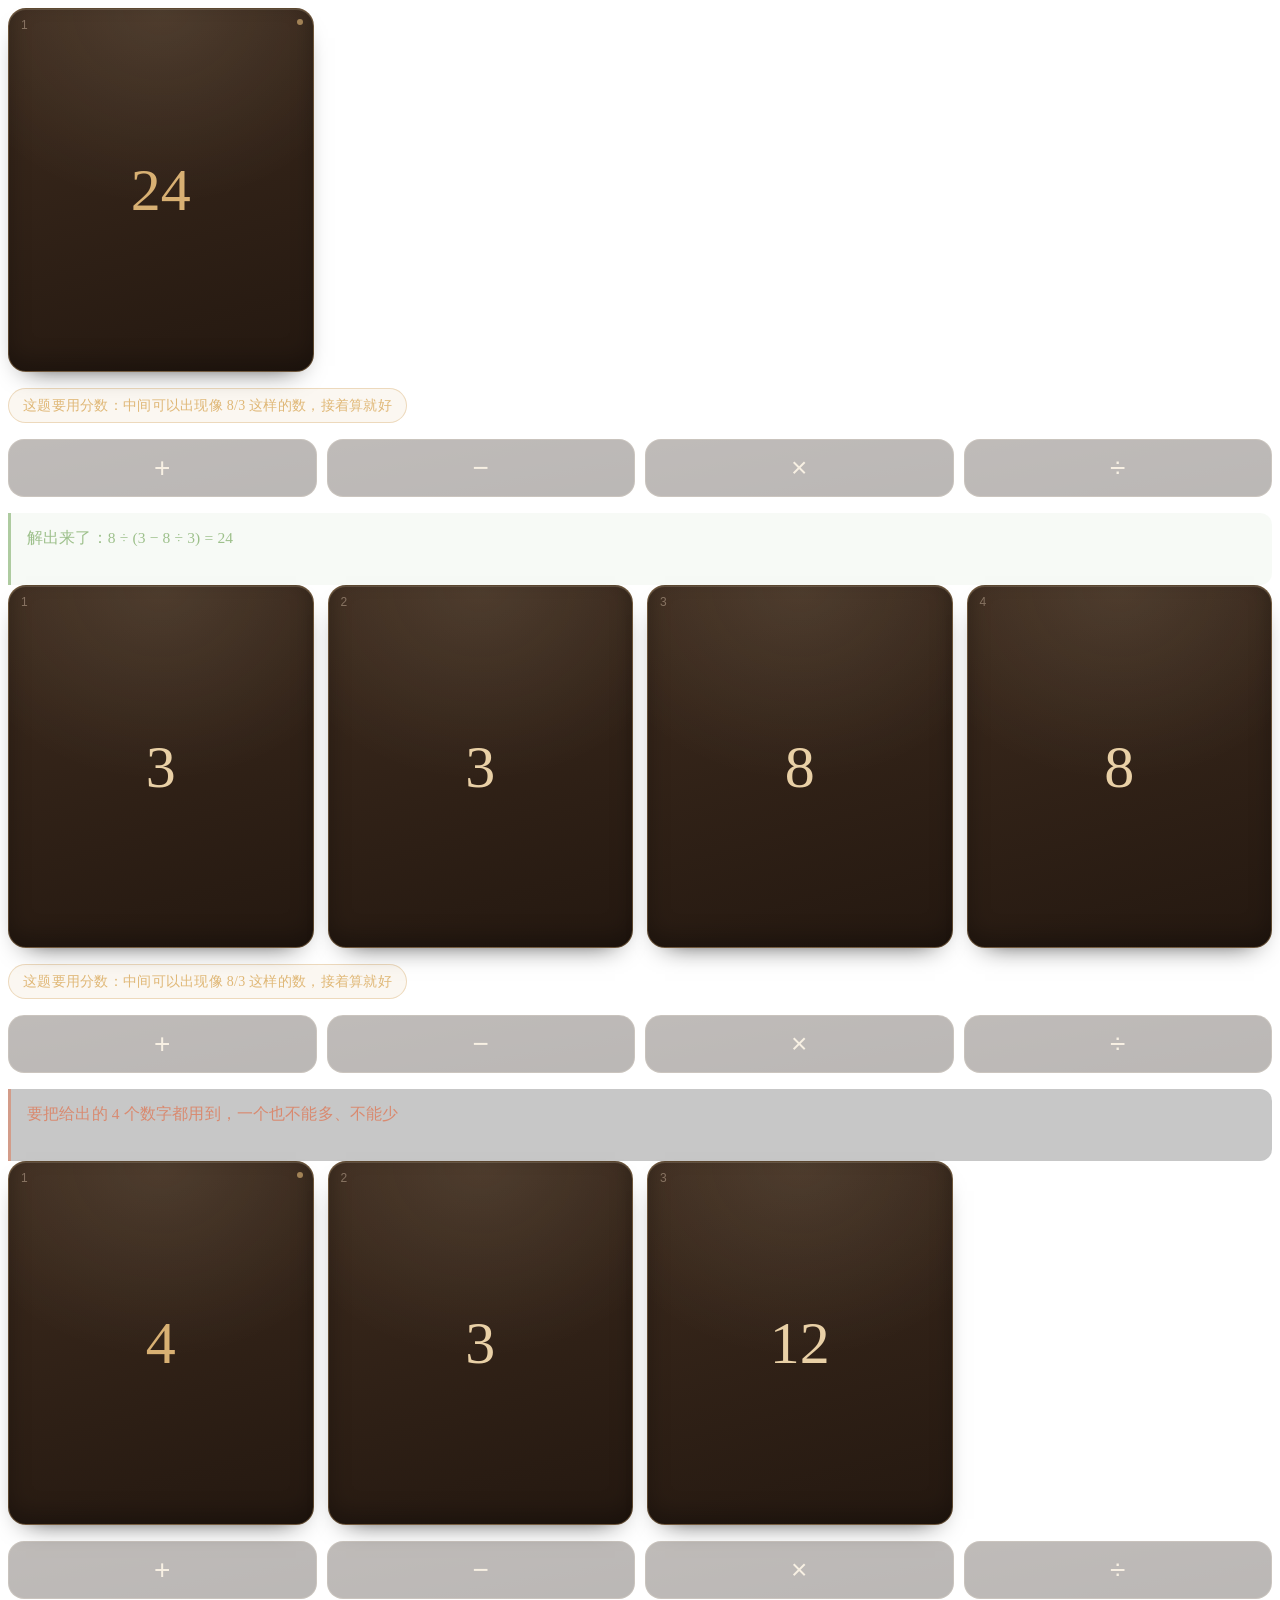
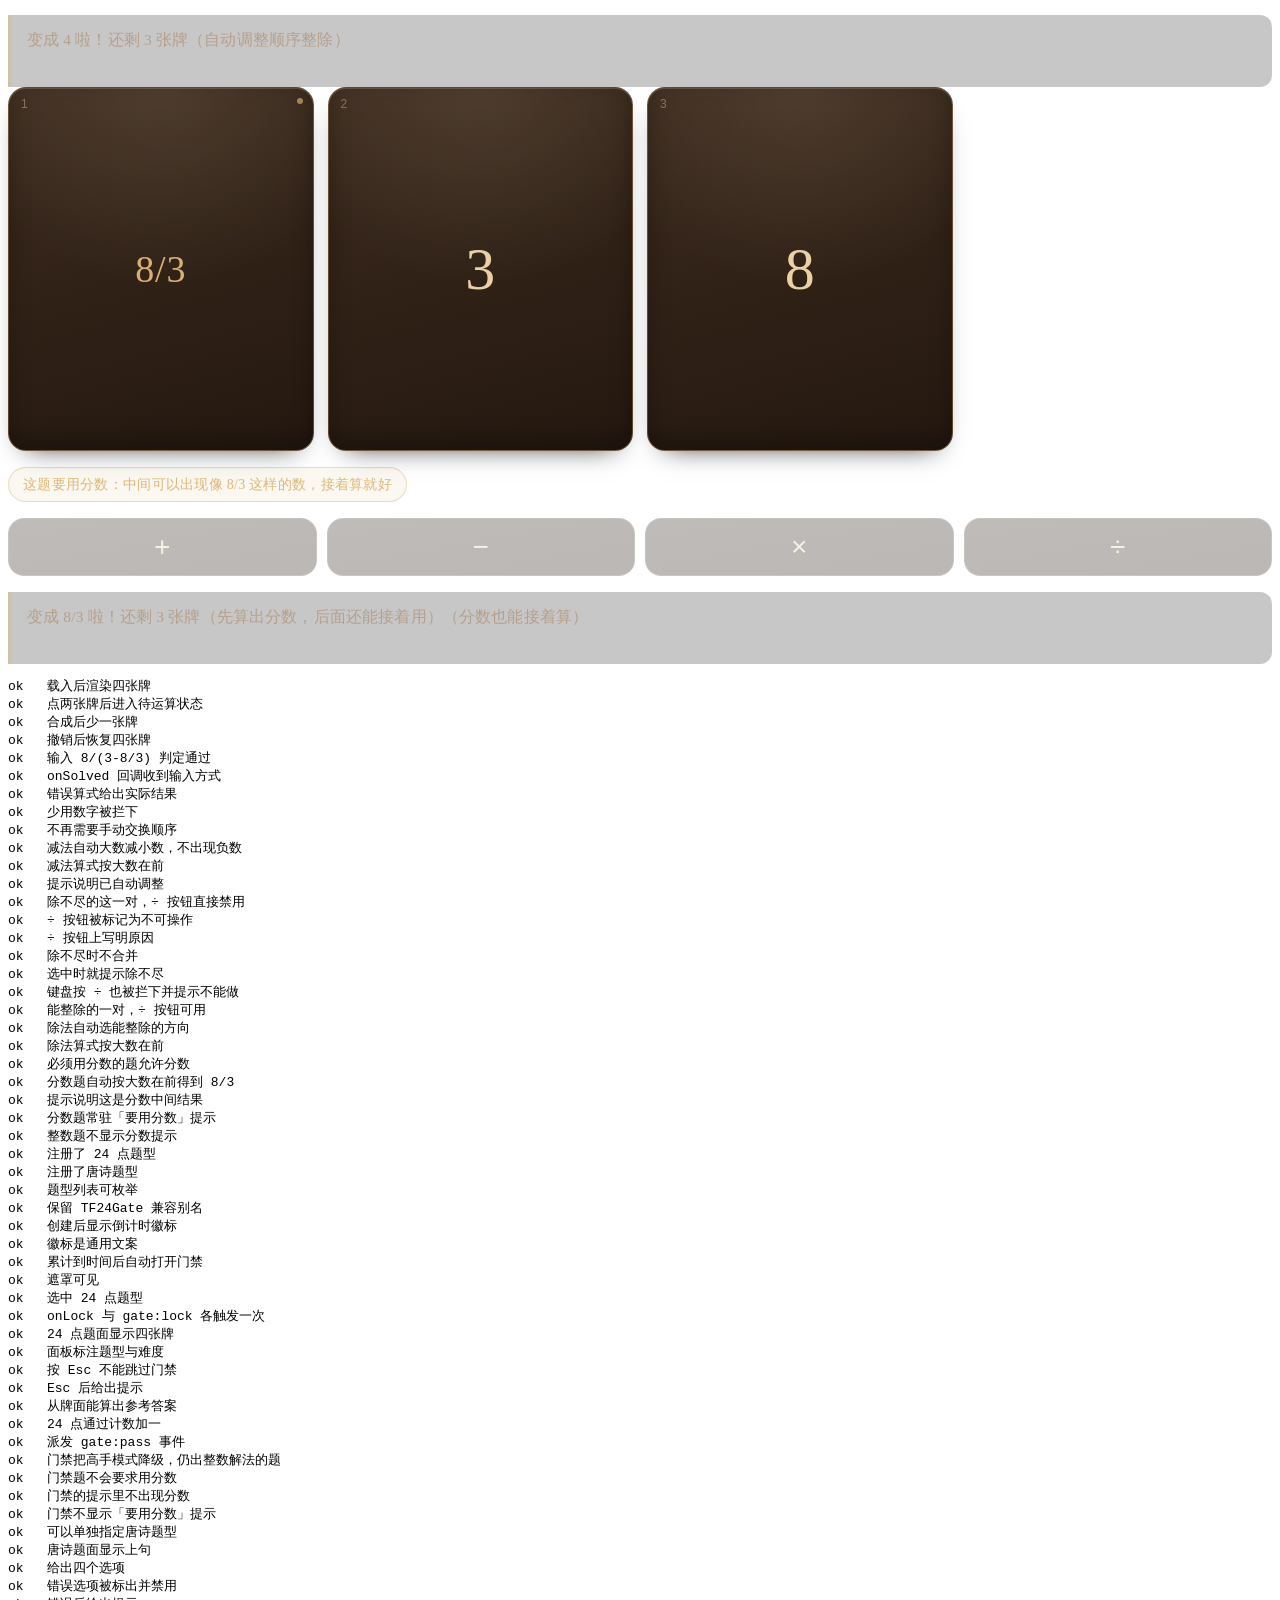
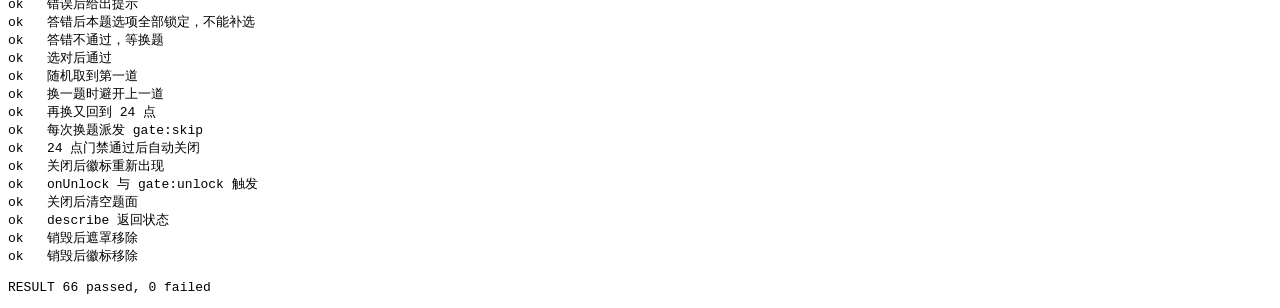
<file: twenty-four/tools/ui-test.html>
<!DOCTYPE html>
<html lang="zh-CN">
<head>
<meta charset="UTF-8">
<title>门禁标准库自检</title>
<link rel="stylesheet" href="../css/board.css">
<link rel="stylesheet" href="../../gate/gate.css">
<link rel="stylesheet" href="../../gate/challenges.css">
</head>
<body>
<div id="board1"></div>
<div id="board2"></div>
<div id="board3"></div>
<div id="board4"></div>
<pre id="out"></pre>

<script src="../js/core.js"></script>
<script src="../js/board.js"></script>
<script src="../../gate/gate.js"></script>
<script src="../../poem/poem-data.js"></script>
<script src="../../gate/challenges/twenty-four.js"></script>
<script src="../../gate/challenges/poem.js"></script>
<script>
var results = [];
var pass = 0, fail = 0;
function ok(cond, name, extra) {
  if (cond) { pass++; results.push("ok   " + name); }
  else { fail++; results.push("FAIL " + name + (extra ? " → " + extra : "")); }
}
function render() {
  document.getElementById("out").textContent =
    results.join("\n") + "\n\nRESULT " + pass + " passed, " + fail + " failed";
}

/* ---------------- 棋盘组件 ---------------- */

var solvedInfo = null;
var board1 = TF24Board.create(document.getElementById("board1"), {
  target: 24,
  onSolved: function (info) { solvedInfo = info; }
});
board1.load(TF24.analyze([3, 3, 8, 8], 24));

ok(board1.tilesEl.children.length === 4, "载入后渲染四张牌");
board1.tilesEl.children[0].click();
board1.tilesEl.children[1].click();
ok(board1.selected.length === 2, "点两张牌后进入待运算状态");
board1.root.querySelector('[data-op="-"]').click();
ok(board1.tiles.length === 3, "合成后少一张牌");
board1.undo();
ok(board1.tiles.length === 4, "撤销后恢复四张牌");
var typed = board1.submitExpression("8/(3-8/3)");
ok(typed.ok, "输入 8/(3-8/3) 判定通过", typed.error);
ok(!!solvedInfo && solvedInfo.via === "typed", "onSolved 回调收到输入方式");

var board2 = TF24Board.create(document.getElementById("board2"), { target: 24 });
board2.load(TF24.analyze([3, 3, 8, 8], 24));
var wrong = board2.submitExpression("3+3+8+8");
ok(!wrong.ok && wrong.error.indexOf("22") >= 0, "错误算式给出实际结果", wrong.error);
var short = board2.submitExpression("3*8");
ok(!short.ok && short.error.indexOf("都用到") >= 0, "少用数字被拦下", short.error);

/* ---------------- 自动排列顺序 ---------------- */

var board3 = TF24Board.create(document.getElementById("board3"), { target: 24 });
board3.load(TF24.analyze([2, 3, 8, 12], 24));
ok(!board3.root.querySelector(".tf24-swap"), "不再需要手动交换顺序");

board3.tilesEl.children[1].click(); // 3
board3.tilesEl.children[3].click(); // 12
board3.root.querySelector('[data-op="-"]').click();
var mergedMinus = board3.tiles.filter(function (t) { return t.merged; })[0];
ok(mergedMinus && mergedMinus.value.n === 9, "减法自动大数减小数，不出现负数");
ok(TF24.formatTree(mergedMinus.tree).replace(/\s/g, "") === "12−3", "减法算式按大数在前", TF24.formatTree(mergedMinus.tree));
ok(board3.message.text.indexOf("自动") >= 0, "提示说明已自动调整", board3.message.text);

board3.load(TF24.analyze([2, 3, 8, 12], 24));
board3.tilesEl.children[1].click(); // 3
board3.tilesEl.children[2].click(); // 8
var opSlash = board3.root.querySelector('[data-op="/"]');
ok(opSlash.disabled, "除不尽的这一对，÷ 按钮直接禁用");
ok(opSlash.getAttribute("data-blocked") === "1", "÷ 按钮被标记为不可操作", opSlash.getAttribute("data-blocked"));
ok((opSlash.getAttribute("title") || "").indexOf("除不尽") >= 0, "÷ 按钮上写明原因", opSlash.getAttribute("title"));

board3.root.querySelector('[data-op="/"]').click();
ok(board3.tiles.length === 4, "除不尽时不合并");
ok(board3.message.text.indexOf("除不尽") >= 0, "选中时就提示除不尽", board3.message.text);

board3.root.dispatchEvent(new KeyboardEvent("keydown", { key: "/", bubbles: true }));
ok(
  board3.tiles.length === 4 && board3.message.text.indexOf("不能做") >= 0,
  "键盘按 ÷ 也被拦下并提示不能做",
  board3.message.text
);

board3.load(TF24.analyze([2, 3, 8, 12], 24));
board3.tilesEl.children[0].click(); // 2
board3.tilesEl.children[2].click(); // 8
ok(!board3.root.querySelector('[data-op="/"]').disabled, "能整除的一对，÷ 按钮可用");
board3.root.querySelector('[data-op="/"]').click();
var mergedDiv = board3.tiles.filter(function (t) { return t.merged; })[0];
ok(mergedDiv && TF24.fEqualsNumber(mergedDiv.value, 4), "除法自动选能整除的方向");
ok(TF24.formatTree(mergedDiv.tree).replace(/\s/g, "") === "8÷2", "除法算式按大数在前", TF24.formatTree(mergedDiv.tree));

var board4 = TF24Board.create(document.getElementById("board4"), { target: 24 });
board4.load(TF24.analyze([3, 3, 8, 8], 24));
ok(board4.allowFraction, "必须用分数的题允许分数");
board4.tilesEl.children[0].click(); // 3
board4.tilesEl.children[2].click(); // 8
board4.root.querySelector('[data-op="/"]').click();
var mergedFraction = board4.tiles.filter(function (t) { return t.merged; })[0];
ok(mergedFraction && mergedFraction.value.n === 8 && mergedFraction.value.d === 3,
  "分数题自动按大数在前得到 8/3", mergedFraction && (mergedFraction.value.n + "/" + mergedFraction.value.d));
ok(board4.message.text.indexOf("分数") >= 0, "提示说明这是分数中间结果", board4.message.text);
ok(!board4.root.querySelector(".tf24-frac-note").hidden, "分数题常驻「要用分数」提示");
ok(board3.root.querySelector(".tf24-frac-note").hidden, "整数题不显示分数提示");

/* ---------------- 题型注册 ---------------- */

ok(!!Gate.get("twenty-four"), "注册了 24 点题型");
ok(!!Gate.get("poem"), "注册了唐诗题型");
ok(Gate.list().length >= 2, "题型列表可枚举", String(Gate.list().length));
ok(window.TF24Gate === window.Gate, "保留 TF24Gate 兼容别名");

var events = { lock: 0, unlock: 0, pass: 0, skip: 0 };
document.addEventListener("gate:lock", function () { events.lock++; });
document.addEventListener("gate:unlock", function () { events.unlock++; });
document.addEventListener("gate:pass", function () { events.pass++; });
document.addEventListener("gate:skip", function () { events.skip++; });

/* ---------------- 24 点门禁闭环 ---------------- */

var lockCalls = 0, unlockCalls = 0;
var gate24 = Gate.create({
  everyMinutes: 0.02,
  challenges: ["twenty-four"],
  unlockDelay: 300,
  storage: false, // 测试页不写门禁存档，避免互相污染
  onLock: function () { lockCalls++; },
  onUnlock: function () { unlockCalls++; }
});

ok(gate24.badge && gate24.badge.hidden === false, "创建后显示倒计时徽标");
ok(/局间门禁/.test(gate24.badge.textContent), "徽标是通用文案", gate24.badge.textContent);

gate24.tick(1.5);
ok(gate24.locked, "累计到时间后自动打开门禁");
ok(gate24.overlay.hidden === false, "遮罩可见");
ok(gate24.challengeId === "twenty-four", "选中 24 点题型", gate24.challengeId);
ok(lockCalls === 1 && events.lock === 1, "onLock 与 gate:lock 各触发一次");
ok(gate24.bodyEl.querySelectorAll(".tf24-tile").length === 4, "24 点题面显示四张牌");
ok(/24 点/.test(gate24.chipEl.textContent), "面板标注题型与难度", gate24.chipEl.textContent);

gate24.overlay.dispatchEvent(new KeyboardEvent("keydown", { key: "Escape", bubbles: true }));
ok(gate24.locked, "按 Esc 不能跳过门禁");
ok(gate24.errorEl.textContent.length > 0, "Esc 后给出提示");

var tiles = gate24.bodyEl.querySelectorAll(".tf24-tile-value");
var nums = Array.prototype.map.call(tiles, function (t) {
  return parseInt(t.textContent, 10);
});
var answer = TF24.analyze(nums, 24).bestSolution;
ok(!!answer, "从牌面能算出参考答案", nums.join(","));

var input = gate24.bodyEl.querySelector("#ch24-input");
input.value = answer;
gate24.bodyEl.querySelector(".ch24-type").dispatchEvent(
  new Event("submit", { bubbles: true, cancelable: true })
);
ok(gate24.passed === 1, "24 点通过计数加一");
ok(events.pass === 1, "派发 gate:pass 事件");

/* ---------------- 门禁不出分数题 ---------------- */

var gateExpert = Gate.create({
  everyMinutes: 60,
  challenges: ["twenty-four"],
  challengeOptions: { "twenty-four": { mode: "expert" } },
  unlockDelay: 300,
  storage: false
});
gateExpert.openNow();
var expertTiles = gateExpert.bodyEl.querySelectorAll(".tf24-tile-value");
var expertNums = Array.prototype.map.call(expertTiles, function (t) {
  return parseInt(t.textContent, 10);
});
var expertInfo = TF24.analyze(expertNums, 24);
ok(expertInfo.integerSolutionCount > 0, "门禁把高手模式降级，仍出整数解法的题", expertNums.join(","));
ok(!expertInfo.requiresFraction, "门禁题不会要求用分数", expertNums.join(","));
var expertHint = gateExpert.bodyEl.querySelector('[data-ch24="hint"]');
expertHint.click();
var expertMsg = gateExpert.bodyEl.querySelector(".ch24-msg").textContent;
ok(expertMsg.indexOf("/") < 0 && expertMsg.indexOf("分数") < 0, "门禁的提示里不出现分数", expertMsg);
ok(gateExpert.bodyEl.querySelector(".tf24-frac-note").hidden, "门禁不显示「要用分数」提示");
gateExpert.destroy();

/* ---------------- 唐诗门禁 ---------------- */

var gatePoem = Gate.create({
  everyMinutes: 60,
  challenges: ["poem"],
  unlockDelay: 300,
  storage: false
});
gatePoem.openNow();
ok(gatePoem.challengeId === "poem", "可以单独指定唐诗题型", gatePoem.challengeId);
var qEl = gatePoem.bodyEl.querySelector(".chpoem-q");
ok(!!qEl && qEl.textContent.length > 4, "唐诗题面显示上句", qEl && qEl.textContent);
var opts = gatePoem.bodyEl.querySelectorAll(".chpoem-opt");
ok(opts.length === 4, "给出四个选项", String(opts.length));

var wrongOpt = gatePoem.bodyEl.querySelector('.chpoem-opt[data-right="0"]');
wrongOpt.click();
ok(wrongOpt.disabled && wrongOpt.classList.contains("is-wrong"), "错误选项被标出并禁用");
ok(gatePoem.bodyEl.querySelector(".chpoem-msg").textContent.length > 0, "错误后给出提示");

var rightOpt = gatePoem.bodyEl.querySelector('.chpoem-opt[data-right="1"]');
ok(rightOpt.disabled, "答错后本题选项全部锁定，不能补选");
ok(gatePoem.passed === 0, "答错不通过，等换题");

// 换一个新门禁，选对这条路要单独验证
var gatePoem2 = Gate.create({
  everyMinutes: 60,
  challenges: ["poem"],
  unlockDelay: 300,
  storage: false
});
gatePoem2.openNow();
gatePoem2.bodyEl.querySelector('.chpoem-opt[data-right="1"]').click();
ok(gatePoem2.passed === 1, "选对后通过");
gatePoem2.destroy();

/* ---------------- 随机与不重复 ---------------- */

var gateMix = Gate.create({
  everyMinutes: 60,
  challenges: ["twenty-four", "poem"],
  allowSkip: true,
  unlockDelay: 300,
  storage: false,
  random: function () { return 0; }
});
gateMix.openNow();
var first = gateMix.challengeId;
gateMix.skipPuzzle();
var second = gateMix.challengeId;
gateMix.skipPuzzle();
var third = gateMix.challengeId;
ok(first === "twenty-four", "随机取到第一道", first);
ok(second === "poem", "换一题时避开上一道", second);
ok(third === "twenty-four", "再换又回到 24 点", third);
ok(events.skip === 2, "每次换题派发 gate:skip", String(events.skip));

/* ---------------- 关闭与恢复 ---------------- */

setTimeout(function () {
  ok(!gate24.locked, "24 点门禁通过后自动关闭");
  ok(gate24.badge.hidden === false, "关闭后徽标重新出现");
  ok(unlockCalls === 1 && events.unlock >= 1, "onUnlock 与 gate:unlock 触发");
  ok(gate24.bodyEl.children.length === 0 || gate24.bodyEl.textContent.trim() === "", "关闭后清空题面");

  var described = gate24.describe();
  ok(described.passed === 1 && described.challenge === "twenty-four", "describe 返回状态", JSON.stringify(described));

  gate24.destroy();
  gatePoem.destroy();
  gateMix.destroy();
  ok(document.querySelector(".gate") === null, "销毁后遮罩移除");
  ok(document.querySelectorAll(".gate-badge").length === 0, "销毁后徽标移除");
  render();
}, 700);
</script>
</body>
</html>
</file>
<file: index.css>
:root {
    --bg-deep: #15100c;
    --bg-soft: #241a13;
    --card: #2c2018;
    --card-hover: #35271d;
    --line: #4a3628;
    --gold: #c9a56b;
    --gold-soft: #e0c79b;
    --text: #f2ebe2;
    --text-dim: #b3a091;
}

* {
    margin: 0;
    padding: 0;
    box-sizing: border-box;
}

body {
    min-height: 100vh;
    background:
        radial-gradient(1000px 600px at 15% -10%, rgba(201, 165, 107, 0.16), transparent 60%),
        radial-gradient(900px 500px at 95% 110%, rgba(120, 76, 45, 0.28), transparent 65%),
        linear-gradient(160deg, var(--bg-soft) 0%, var(--bg-deep) 55%, #100b08 100%);
    color: var(--text);
    font-family: "PingFang SC", "Helvetica Neue", "Microsoft YaHei", Arial, sans-serif;
    -webkit-font-smoothing: antialiased;
    padding: 64px 24px 48px;
}

.wrap {
    max-width: 1080px;
    margin: 0 auto;
}

/* ---------- 页头 ---------- */
.kicker {
    display: inline-flex;
    align-items: center;
    gap: 10px;
    font-size: 12px;
    letter-spacing: 0.28em;
    text-transform: uppercase;
    color: var(--gold);
}

.kicker::before {
    content: "";
    width: 28px;
    height: 1px;
    background: linear-gradient(90deg, transparent, var(--gold));
}

.title {
    margin-top: 18px;
    font-size: 44px;
    font-weight: 600;
    letter-spacing: 0.06em;
    line-height: 1.15;
    background: linear-gradient(120deg, #fff8ee 10%, var(--gold-soft) 55%, #a9834b 100%);
    -webkit-background-clip: text;
    background-clip: text;
    color: transparent;
}

.subtitle {
    margin-top: 14px;
    max-width: 560px;
    font-size: 15px;
    line-height: 1.9;
    color: var(--text-dim);
}

.rule {
    margin: 36px 0 40px;
    height: 1px;
    background: linear-gradient(90deg, var(--line), rgba(74, 54, 40, 0.15) 70%, transparent);
}

/* ---------- 游戏卡片 ---------- */
.grid {
    display: grid;
    grid-template-columns: repeat(2, minmax(0, 1fr));
    gap: 22px;
}

@media (max-width: 700px) {
    .grid {
        grid-template-columns: 1fr;
    }

}

.card {
    position: relative;
    display: flex;
    flex-direction: column;
    padding: 0;
    background: linear-gradient(160deg, var(--card) 0%, #221812 100%);
    border: 1px solid var(--line);
    border-radius: 16px;
    color: inherit;
    text-decoration: none;
    overflow: hidden;
    transition: transform 0.35s ease, border-color 0.35s ease, background 0.35s ease,
        box-shadow 0.35s ease;
}

.card::after {
    content: "";
    position: absolute;
    inset: 0;
    background: radial-gradient(420px 220px at 85% 0%, rgba(201, 165, 107, 0.12), transparent 70%);
    opacity: 0;
    transition: opacity 0.35s ease;
    pointer-events: none;
}

.card:hover,
.card:focus-visible {
    transform: translateY(-4px);
    border-color: rgba(201, 165, 107, 0.55);
    box-shadow: 0 18px 38px -22px rgba(0, 0, 0, 0.9), 0 0 0 1px rgba(201, 165, 107, 0.12) inset;
    outline: none;
}

.card:hover::after,
.card:focus-visible::after {
    opacity: 1;
}

/* 上半：游戏封面（4:3，两列并排时的通栏大图） */
.card-cover {
    position: relative;
    width: 100%;
    aspect-ratio: 4 / 3;
    overflow: hidden;
    background: #17100b;
}

.card-cover img {
    position: absolute;
    inset: 0;
    display: block;
    width: 100%;
    height: 100%;
    object-fit: cover;
    object-position: center;
    filter: saturate(0.94) brightness(0.9);
    transition: transform 0.55s ease, filter 0.55s ease;
}

.card:hover .card-cover img,
.card:focus-visible .card-cover img {
    transform: scale(1.06);
    filter: saturate(1.04) brightness(1);
}

.card-index {
    position: absolute;
    left: 10px;
    top: 10px;
    padding: 2px 8px;
    font-size: 10.5px;
    letter-spacing: 0.16em;
    color: var(--gold-soft);
    border: 1px solid rgba(201, 165, 107, 0.3);
    border-radius: 999px;
    background: rgba(18, 12, 8, 0.55);
    backdrop-filter: blur(4px);
    -webkit-backdrop-filter: blur(4px);
}

/* 下半：名称与信息 */
.card-body {
    display: flex;
    flex: 1;
    flex-direction: column;
    min-width: 0;
    padding: 16px 18px 15px;
}

.card-name {
    font-size: 19px;
    font-weight: 600;
    letter-spacing: 0.03em;
    line-height: 1.3;
    color: var(--text);
}

.card-desc {
    margin-top: 7px;
    font-size: 13px;
    line-height: 1.65;
    color: var(--text-dim);
    display: -webkit-box;
    -webkit-box-orient: vertical;
    -webkit-line-clamp: 3;
    overflow: hidden;
}

.tags {
    display: flex;
    flex-wrap: wrap;
    gap: 5px;
    margin-top: 9px;
}

.tag {
    padding: 2px 7px;
    font-size: 10.5px;
    line-height: 1.5;
    color: var(--gold-soft);
    border: 1px solid rgba(201, 165, 107, 0.24);
    border-radius: 999px;
    background: rgba(201, 165, 107, 0.05);
}

.enter {
    display: inline-flex;
    align-items: center;
    gap: 6px;
    margin-top: auto;
    padding-top: 9px;
    font-size: 12px;
    color: var(--gold);
    letter-spacing: 0.06em;
}

.enter .arrow {
    transition: transform 0.35s ease;
}

.card:hover .enter .arrow {
    transform: translateX(6px);
}

/* ---------- 页脚 ---------- */
.footer {
    margin-top: 56px;
    padding-top: 22px;
    border-top: 1px solid rgba(74, 54, 40, 0.6);
    display: flex;
    justify-content: space-between;
    align-items: center;
    gap: 16px;
    font-size: 12.5px;
    letter-spacing: 0.12em;
    color: #8b7868;
}

@media (max-width: 560px) {
    body {
        padding: 44px 18px 36px;
    }

    .title {
        font-size: 32px;
    }

    .card-body {
        padding: 14px 14px 13px;
    }

    .card-name {
        font-size: 16.5px;
    }

    .card-desc {
        -webkit-line-clamp: 2;
        font-size: 12px;
    }

    .tag {
        padding: 2px 6px;
        font-size: 10px;
    }

    .footer {
        flex-direction: column;
        align-items: flex-start;
        gap: 8px;
    }
}


/* 全站游戏计时说明 */
.play-rule {
    display: inline-flex;
    align-items: center;
    gap: 8px;
    margin-top: 14px;
    padding: 8px 14px;
    border: 1px solid rgba(216, 176, 115, 0.28);
    border-radius: 999px;
    background: rgba(255, 236, 200, 0.06);
    color: #d8b073;
    font-size: 14.5px;
    letter-spacing: 0.02em;
}

/* 单游戏 4 局冷却说明 */
.play-rule,
.limit-rule {
    display: flex;
    width: fit-content;
}

.limit-rule {
    align-items: center;
    gap: 8px;
    margin-top: 8px;
    padding: 8px 14px;
    font-size: 14px;
    line-height: 1.5;
    letter-spacing: 0.02em;
    color: #cfb489;
    border: 1px solid rgba(201, 165, 107, 0.24);
    border-radius: 999px;
    background: rgba(201, 165, 107, 0.05);
}
</file>
<file: playclock/playclock.css>
/* ============================================================
 * playclock.css —— 全站游戏计时与强制休息
 * 深咖底 + 暖金，和游戏合集保持一致
 * ============================================================ */

/* ---------------- 小计时徽标 ---------------- */

.pc-badge {
    position: fixed;
    left: 18px;
    bottom: 68px;
    z-index: 9998;
    display: flex;
    align-items: center;
    gap: 9px;
    min-width: 150px;
    padding: 9px 14px 12px;
    border: 1px solid rgba(216, 176, 115, 0.38);
    border-radius: 14px;
    background: rgba(24, 16, 11, 0.86);
    color: #d8b073;
    font-family: "Yuanti SC", "YouYuan", "PingFang SC", "Microsoft YaHei", Arial, sans-serif;
    box-shadow: 0 12px 30px -18px rgba(0, 0, 0, 0.9);
    backdrop-filter: blur(8px);
    -webkit-backdrop-filter: blur(8px);
    pointer-events: none;
    user-select: none;
    transition: border-color 0.2s ease, color 0.2s ease;
}

.pc-badge[hidden] {
    display: none;
}

.pc-icon {
    font-size: 18px;
    line-height: 1;
}

.pc-copy {
    display: flex;
    align-items: baseline;
    gap: 7px;
    white-space: nowrap;
}

.pc-label {
    font-size: 12.5px;
    letter-spacing: 0.04em;
    color: #9c8875;
}

.pc-time {
    font-family: "SF Mono", Menlo, Consolas, monospace;
    font-size: 15px;
    font-weight: 600;
    color: #f0d6a8;
    font-variant-numeric: tabular-nums;
}

.pc-bar {
    position: absolute;
    left: 14px;
    right: 14px;
    bottom: 7px;
    height: 3px;
    overflow: hidden;
    border-radius: 999px;
    background: rgba(216, 176, 115, 0.16);
}

.pc-bar i {
    display: block;
    width: 100%;
    height: 100%;
    border-radius: 999px;
    background: linear-gradient(90deg, #d8b073, #f0d6a8);
    transition: width 0.4s linear;
}

.pc-badge.is-warn {
    border-color: rgba(255, 159, 122, 0.5);
}

.pc-badge.is-warn .pc-time {
    color: #ffb27a;
}

.pc-badge.is-hurry {
    border-color: rgba(255, 159, 122, 0.8);
    animation: pc-pulse 1.2s ease-in-out infinite;
}

.pc-badge.is-break {
    border-color: rgba(168, 216, 185, 0.5);
    color: #a8d8b9;
    pointer-events: none;
}

.pc-badge.is-break .pc-time {
    color: #c7e8d4;
}

.pc-badge.is-break .pc-bar i {
    background: linear-gradient(90deg, #a8d8b9, #d7f0e1);
}

/* ---------------- 强制休息遮罩 ---------------- */

.pc-break {
    position: fixed;
    inset: 0;
    z-index: 2147483000;
    display: grid;
    place-items: center;
    padding: 22px;
    background:
        radial-gradient(900px 600px at 50% 12%, rgba(216, 176, 115, 0.14), transparent 64%),
        radial-gradient(circle at 20% 30%, rgba(255, 245, 225, 0.03) 1px, transparent 2px) 0 0 / 26px 26px,
        rgba(8, 5, 3, 0.94);
    backdrop-filter: blur(10px);
    -webkit-backdrop-filter: blur(10px);
    font-family: "Yuanti SC", "YouYuan", "PingFang SC", "Microsoft YaHei", Arial, sans-serif;
}

.pc-break[hidden] {
    display: none;
}

.pc-break-card {
    position: relative;
    width: min(460px, 100%);
    padding: 30px 30px 24px;
    border: 2px dashed rgba(255, 224, 172, 0.45);
    border-radius: 28px;
    background:
        radial-gradient(130% 90% at 50% 0%, rgba(255, 200, 130, 0.18), transparent 62%),
        linear-gradient(168deg, #372518 0%, #241710 58%, #1a100a 100%);
    box-shadow:
        0 30px 80px -30px rgba(0, 0, 0, 0.95),
        inset 0 1px 0 rgba(255, 238, 208, 0.18);
    text-align: center;
    animation: pc-card-in 0.42s cubic-bezier(0.18, 0.9, 0.32, 1.2) both;
}

.pc-moon {
    display: grid;
    place-items: center;
    width: 88px;
    height: 88px;
    margin: 0 auto 10px;
    border: 3px solid rgba(255, 224, 172, 0.5);
    border-radius: 50%;
    background: radial-gradient(circle at 50% 32%, #fff4dd, #f3cc92 56%, #d8a463);
    font-size: 52px;
    line-height: 1;
    box-shadow: 0 14px 30px -14px rgba(0, 0, 0, 0.9);
    animation: pc-moon-bob 3.4s ease-in-out infinite;
}

.pc-kicker {
    font-size: 12.5px;
    letter-spacing: 0.18em;
    color: #a8d8b9;
}

.pc-break-title {
    margin: 6px 0 8px;
    font-family: "Yuanti SC", "Songti SC", Georgia, serif;
    font-size: clamp(30px, 4.6vw, 38px);
    font-weight: 700;
    line-height: 1.25;
    color: #ffe9bd;
}

.pc-break-note {
    margin: 0 auto;
    max-width: 340px;
    font-size: 16.5px;
    line-height: 1.8;
    color: #c9b49c;
}

.pc-count {
    margin: 10px 0 6px;
    font-family: "SF Mono", Menlo, Consolas, monospace;
    font-size: clamp(48px, 8vw, 64px);
    font-weight: 600;
    line-height: 1.1;
    letter-spacing: 0.04em;
    color: #ffd36e;
    font-variant-numeric: tabular-nums;
    text-shadow: 0 0 26px rgba(255, 196, 90, 0.28);
}

.pc-track {
    width: min(320px, 100%);
    height: 12px;
    margin: 8px auto 16px;
    overflow: hidden;
    border-radius: 999px;
    background: rgba(255, 236, 200, 0.14);
}

.pc-track i {
    display: block;
    width: 100%;
    height: 100%;
    border-radius: 999px;
    background: linear-gradient(90deg, #e5b36d, #ffd36e, #a8d8b9);
    transition: width 0.4s linear;
}

.pc-break-tip {
    margin: 0;
    font-size: 15px;
    line-height: 1.7;
    color: #a8d8b9;
}

body.pc-breaking {
    overflow: hidden !important;
}

/* ---------------- 休息结束提示 ---------------- */

.pc-toast {
    position: fixed;
    left: 50%;
    top: 26px;
    z-index: 2147482000;
    transform: translate(-50%, -16px);
    padding: 11px 18px;
    border: 1px solid rgba(168, 216, 185, 0.45);
    border-radius: 999px;
    background: rgba(26, 20, 13, 0.92);
    color: #c7e8d4;
    font-family: "Yuanti SC", "YouYuan", "PingFang SC", "Microsoft YaHei", Arial, sans-serif;
    font-size: 15px;
    box-shadow: 0 16px 34px -20px rgba(0, 0, 0, 0.9);
    opacity: 0;
    pointer-events: none;
    transition: opacity 0.24s ease, transform 0.24s ease;
}

.pc-toast[hidden] {
    display: none;
}

.pc-toast.is-show {
    opacity: 1;
    transform: translate(-50%, 0);
}

/* ---------------- 动效 ---------------- */

@keyframes pc-pulse {
    0%, 100% { box-shadow: 0 12px 30px -18px rgba(0, 0, 0, 0.9); }
    50% { box-shadow: 0 0 0 4px rgba(255, 159, 122, 0.12), 0 12px 30px -18px rgba(0, 0, 0, 0.9); }
}

@keyframes pc-card-in {
    from { opacity: 0; transform: translateY(20px) scale(0.92); }
    to { opacity: 1; transform: translateY(0) scale(1); }
}

@keyframes pc-moon-bob {
    0%, 100% { transform: translateY(0) rotate(-3deg); }
    50% { transform: translateY(-6px) rotate(3deg); }
}

/* ---------------- 响应式 ---------------- */

@media (max-width: 560px) {
    .pc-badge {
        left: 12px;
        bottom: 62px;
        min-width: 132px;
        padding: 8px 12px 11px;
    }

    .pc-label {
        font-size: 12px;
    }

    .pc-time {
        font-size: 14px;
    }

    .pc-break {
        padding: 16px;
    }

    .pc-break-card {
        padding: 24px 18px 18px;
        border-radius: 22px;
    }

    .pc-moon {
        width: 72px;
        height: 72px;
        font-size: 42px;
    }

    .pc-break-title {
        font-size: 28px;
    }

    .pc-break-note {
        font-size: 15.5px;
    }

    .pc-count {
        font-size: 46px;
    }

    .pc-break-tip {
        font-size: 14px;
    }
}

@media (prefers-reduced-motion: reduce) {
    .pc-badge.is-hurry,
    .pc-moon,
    .pc-break-card {
        animation: none !important;
    }

    .pc-bar i,
    .pc-track i {
        transition: none;
    }
}
</file>
<file: limit/limit.css>
/* ============================================================
 * limit.css —— 单游戏局数上限与冷却的界面样式
 * 与 index.css / playclock.css 同一套咖啡金配色
 * ============================================================ */

/* ---------- 首页卡片：右上角次数胶囊 ---------- */
.limit-chip {
    position: absolute;
    right: 10px;
    top: 10px;
    padding: 2px 8px;
    font-size: 10.5px;
    line-height: 1.6;
    letter-spacing: 0.06em;
    white-space: nowrap;
    color: #d8c3a2;
    background: rgba(16, 11, 7, 0.62);
    border: 1px solid rgba(201, 165, 107, 0.26);
    border-radius: 999px;
    backdrop-filter: blur(4px);
    -webkit-backdrop-filter: blur(4px);
}

.limit-chip.is-locked {
    color: #ffb27a;
    border-color: rgba(255, 159, 122, 0.5);
    background: rgba(38, 18, 10, 0.7);
}

/* ---------- 首页卡片：锁定时整体压暗 ---------- */
.card.is-locked {
    cursor: not-allowed;
}

.card.is-locked .card-cover img {
    filter: grayscale(0.62) brightness(0.48);
    transform: none;
}

.card.is-locked .card-name {
    color: #8a7765;
}

.card.is-locked .card-desc {
    color: #77685a;
}

.card.is-locked .tags,
.card.is-locked .enter {
    opacity: 0.55;
}

.card.is-locked:hover {
    transform: none;
    border-color: var(--line);
    box-shadow: none;
}

.card.is-locked:hover::after {
    opacity: 0;
}

.limit-lock {
    position: absolute;
    inset: 0;
    display: none;
    flex-direction: column;
    align-items: center;
    justify-content: center;
    gap: 4px;
    font-size: 22px;
    color: #f3e2c6;
    background: rgba(10, 7, 4, 0.4);
    letter-spacing: 0.1em;
}

.limit-lock span {
    font-size: 11px;
    letter-spacing: 0.2em;
    color: #e7cba2;
}

.card.is-locked .limit-lock {
    display: flex;
}

/* ---------- 游戏页：剩余次数徽标 ---------- */
.limit-badge {
    position: fixed;
    right: 18px;
    bottom: 68px;
    z-index: 9997;
    display: flex;
    align-items: center;
    gap: 7px;
    padding: 8px 12px;
    font-size: 12px;
    letter-spacing: 0.02em;
    color: #dcc6a4;
    background: rgba(24, 16, 11, 0.86);
    border: 1px solid rgba(216, 176, 115, 0.32);
    border-radius: 12px;
    box-shadow: 0 10px 24px -18px #000;
    backdrop-filter: blur(8px);
    -webkit-backdrop-filter: blur(8px);
    pointer-events: none;
}

.limit-badge-icon {
    font-size: 14px;
    line-height: 1;
}

.limit-badge.is-locked {
    color: #ffb27a;
    border-color: rgba(255, 159, 122, 0.55);
}

/* ---------- 弹层：锁定提示 ---------- */
.limit-modal,
.limit-screen {
    position: fixed;
    inset: 0;
    z-index: 9996;
    display: flex;
    align-items: center;
    justify-content: center;
    padding: 24px;
    background: rgba(11, 7, 4, 0.74);
    backdrop-filter: blur(6px);
    -webkit-backdrop-filter: blur(6px);
}

.limit-modal[hidden] {
    display: none;
}

.limit-panel {
    width: min(420px, 92vw);
    padding: 26px 26px 22px;
    text-align: center;
    background: linear-gradient(165deg, #2e2219 0%, #1c130d 100%);
    border: 1px solid rgba(201, 165, 107, 0.38);
    border-radius: 18px;
    box-shadow: 0 30px 70px -30px rgba(0, 0, 0, 0.95), 0 0 0 1px rgba(201, 165, 107, 0.08) inset;
}

.limit-icon {
    font-size: 28px;
    line-height: 1;
}

.limit-kicker {
    margin-top: 12px;
    font-size: 10.5px;
    letter-spacing: 0.24em;
    text-transform: uppercase;
    color: #c9a56b;
}

.limit-title {
    margin-top: 10px;
    font-size: 19px;
    font-weight: 600;
    letter-spacing: 0.03em;
    color: #f2ebe2;
}

.limit-text {
    margin-top: 9px;
    font-size: 12.5px;
    line-height: 1.9;
    color: #b3a091;
}

.limit-count {
    margin-top: 14px;
    font-size: 30px;
    font-weight: 600;
    letter-spacing: 0.08em;
    font-variant-numeric: tabular-nums;
    color: #e8c48c;
}

.limit-tip {
    margin-top: 6px;
    font-size: 11.5px;
    line-height: 1.8;
    color: #8b7868;
}

.limit-actions {
    display: flex;
    flex-wrap: wrap;
    gap: 10px;
    justify-content: center;
    margin-top: 18px;
}

.limit-btn {
    display: inline-flex;
    align-items: center;
    justify-content: center;
    padding: 9px 18px;
    font-family: inherit;
    font-size: 13px;
    color: #e7d6b8;
    text-decoration: none;
    background: rgba(201, 165, 107, 0.08);
    border: 1px solid rgba(201, 165, 107, 0.34);
    border-radius: 10px;
    cursor: pointer;
    transition: background 0.25s ease, border-color 0.25s ease, transform 0.2s ease;
}

.limit-btn:hover {
    background: rgba(201, 165, 107, 0.16);
    border-color: rgba(201, 165, 107, 0.55);
}

.limit-btn.is-primary {
    font-weight: 600;
    color: #2a1c11;
    background: linear-gradient(120deg, #d3ae74, #a9834b);
    border-color: transparent;
}

.limit-btn.is-primary:hover {
    background: linear-gradient(120deg, #e0bd85, #b58e53);
    transform: translateY(-1px);
}

@media (max-width: 560px) {
    .limit-badge {
        right: 12px;
        bottom: 56px;
        font-size: 11px;
        padding: 7px 10px;
    }

    .limit-panel {
        padding: 22px 20px 18px;
    }

    .limit-count {
        font-size: 26px;
    }
}

@media (prefers-reduced-motion: reduce) {
    .limit-btn {
        transition: none;
    }
}
</file>
<file: english/english.css>
/* ============================================================
 * english.css —— 英语小勇士：关卡地图、答题卡、结算与词库
 * 深咖啡底 + 奶油纸卡 + 金棕色描边，字母积木做点缀
 * ============================================================ */

:root {
    --bg-deep: #14100c;
    --bg-soft: #241a12;
    --panel: #2c2017;
    --panel-2: #35271c;
    --line: #4b3626;
    --gold: #d3aa72;
    --gold-soft: #ecd6b1;
    --cream: #f7ecd9;
    --cream-2: #efe0c7;
    --ink: #33251a;
    --ink-dim: #6b5745;
    --text: #f4ece1;
    --text-dim: #b4a190;
    --green: #3f9b77;
    --green-soft: #dff3e7;
    --red: #c95c50;
    --red-soft: #fbe4df;
    --blue: #4a7fb5;
    --yellow: #e0a93c;
}

[hidden] {
    display: none !important;
}

* {
    margin: 0;
    padding: 0;
    box-sizing: border-box;
}

body {
    min-height: 100vh;
    background:
        radial-gradient(900px 520px at 12% -8%, rgba(211, 170, 114, 0.16), transparent 62%),
        radial-gradient(760px 460px at 96% 108%, rgba(122, 76, 44, 0.26), transparent 66%),
        linear-gradient(165deg, var(--bg-soft) 0%, var(--bg-deep) 58%, #0f0b08 100%);
    color: var(--text);
    font-family: ui-rounded, "SF Pro Rounded", "PingFang SC", "Helvetica Neue", "Microsoft YaHei", Arial, sans-serif;
    -webkit-font-smoothing: antialiased;
    padding: 34px 20px 44px;
}

.page {
    max-width: 940px;
    margin: 0 auto;
}

/* ---------------- 顶栏 ---------------- */
.topbar {
    display: flex;
    align-items: center;
    justify-content: space-between;
    gap: 18px;
    margin-bottom: 26px;
}

.back-link {
    font-size: 13px;
    letter-spacing: 0.06em;
    color: var(--text-dim);
    text-decoration: none;
    white-space: nowrap;
}

.back-link:hover {
    color: var(--gold-soft);
}

.brand {
    display: flex;
    align-items: center;
    gap: 12px;
    flex: 1;
    justify-content: center;
}

.logo {
    width: 48px;
    height: 48px;
    border-radius: 12px;
    display: grid;
    place-items: center;
    background: linear-gradient(160deg, #6b4a2e, #3a2719);
    border: 1px solid rgba(211, 170, 114, 0.5);
    box-shadow: inset 0 1px 0 rgba(255, 255, 255, 0.14), 0 10px 24px rgba(0, 0, 0, 0.32);
    color: var(--gold-soft);
    font-family: Georgia, "Times New Roman", serif;
    font-size: 22px;
    font-weight: 700;
    letter-spacing: -0.02em;
}

.brand-copy .eyebrow {
    font-size: 10px;
    letter-spacing: 0.26em;
    text-transform: uppercase;
    color: var(--gold);
}

.brand-copy h1 {
    font-size: 20px;
    font-weight: 600;
    letter-spacing: 0.12em;
    margin-top: 2px;
}

.top-actions {
    display: flex;
    gap: 8px;
}

.icon-btn,
.ghost-btn,
.primary-btn,
.link-btn,
.tab,
.speak-inline {
    font-family: inherit;
    cursor: pointer;
    border: 0;
    outline: none;
    transition: transform 0.12s ease, background 0.18s ease, color 0.18s ease, border-color 0.18s ease;
}

.icon-btn {
    width: 40px;
    height: 40px;
    border-radius: 50%;
    background: rgba(211, 170, 114, 0.1);
    border: 1px solid rgba(211, 170, 114, 0.28);
    color: var(--gold-soft);
    font-size: 16px;
}

.icon-btn:hover {
    background: rgba(211, 170, 114, 0.18);
}

.ghost-btn {
    height: 40px;
    padding: 0 16px;
    border-radius: 10px;
    background: transparent;
    border: 1px solid rgba(211, 170, 114, 0.32);
    color: var(--gold-soft);
    font-size: 14px;
    letter-spacing: 0.04em;
}

.ghost-btn:hover {
    border-color: rgba(211, 170, 114, 0.72);
    background: rgba(211, 170, 114, 0.08);
}

.primary-btn {
    height: 44px;
    padding: 0 22px;
    border-radius: 12px;
    background: linear-gradient(160deg, #e6c08a, #c79a60);
    color: #2a1a0f;
    font-size: 15px;
    font-weight: 700;
    letter-spacing: 0.04em;
    box-shadow: 0 8px 18px rgba(0, 0, 0, 0.28), inset 0 1px 0 rgba(255, 255, 255, 0.5);
}

.primary-btn:hover {
    transform: translateY(-1px);
    box-shadow: 0 10px 22px rgba(0, 0, 0, 0.32), inset 0 1px 0 rgba(255, 255, 255, 0.55);
}

.primary-btn:active {
    transform: translateY(1px);
}

.link-btn {
    background: transparent;
    color: var(--text-dim);
    font-size: 13px;
    padding: 6px 2px;
}

.link-btn:hover {
    color: var(--gold-soft);
}

/* ---------------- 首页 ---------------- */
.hero {
    position: relative;
    display: grid;
    grid-template-columns: 1.35fr 0.9fr;
    gap: 20px;
    padding: 30px 30px 28px;
    border-radius: 22px;
    border: 1px solid var(--line);
    background:
        radial-gradient(560px 280px at 88% 10%, rgba(211, 170, 114, 0.16), transparent 70%),
        linear-gradient(150deg, #3a2a1d 0%, #2b1e15 58%, #24180f 100%);
    box-shadow: 0 22px 44px rgba(0, 0, 0, 0.34), inset 0 1px 0 rgba(255, 255, 255, 0.06);
    overflow: hidden;
}

.hero-kicker {
    font-size: 11px;
    letter-spacing: 0.2em;
    text-transform: uppercase;
    color: var(--gold);
}

.hero-kicker b {
    color: var(--gold-soft);
    font-weight: 600;
}

.hero h2 {
    margin-top: 10px;
    font-size: 34px;
    line-height: 1.18;
    letter-spacing: 0.04em;
    color: #fff6e8;
}

.hero-desc {
    margin-top: 12px;
    max-width: 460px;
    font-size: 14px;
    line-height: 1.75;
    color: #cbb8a4;
}

.hero-actions {
    display: flex;
    gap: 10px;
    margin-top: 22px;
    flex-wrap: wrap;
}

.hero-badge {
    position: relative;
    min-height: 168px;
    display: flex;
    align-items: center;
    justify-content: center;
    gap: 4px;
}

.block {
    width: 58px;
    height: 58px;
    border-radius: 12px;
    display: grid;
    place-items: center;
    font-family: Georgia, serif;
    font-size: 30px;
    font-weight: 700;
    color: #2b1a0e;
    background: linear-gradient(155deg, #f0d9b1, #cfa169);
    box-shadow: inset 0 2px 0 rgba(255, 255, 255, 0.6), inset 0 -6px 0 rgba(122, 78, 40, 0.42), 0 12px 20px rgba(0, 0, 0, 0.3);
    transform: rotate(-7deg);
}

.block-b {
    transform: rotate(4deg) translateY(-14px);
    background: linear-gradient(155deg, #f5e3c2, #d9b079);
}

.block-c {
    transform: rotate(9deg) translateY(6px);
    background: linear-gradient(155deg, #e8c99f, #c08d54);
}

.block-note {
    position: absolute;
    right: 4px;
    bottom: 2px;
    font-family: Georgia, serif;
    font-size: 12px;
    line-height: 1.9;
    letter-spacing: 0.1em;
    color: rgba(236, 214, 177, 0.55);
    text-align: right;
}

.stats-row {
    display: grid;
    grid-template-columns: repeat(3, 1fr);
    gap: 12px;
    margin: 16px 0 26px;
}

.stat {
    display: flex;
    align-items: baseline;
    justify-content: space-between;
    gap: 8px;
    padding: 14px 18px;
    border-radius: 14px;
    border: 1px solid rgba(211, 170, 114, 0.18);
    background: rgba(255, 255, 255, 0.035);
}

.stat span {
    font-size: 12px;
    letter-spacing: 0.08em;
    color: var(--text-dim);
}

.stat strong {
    font-size: 13px;
    font-weight: 500;
    color: var(--text-dim);
    letter-spacing: 0.04em;
}

.stat b {
    font-size: 22px;
    font-weight: 700;
    color: var(--gold-soft);
    font-variant-numeric: tabular-nums;
}

.section-head {
    display: flex;
    align-items: baseline;
    justify-content: space-between;
    gap: 12px;
    margin-bottom: 14px;
}

.section-head h3 {
    font-size: 15px;
    letter-spacing: 0.14em;
    color: var(--gold-soft);
    font-weight: 600;
}

.section-note {
    font-size: 12px;
    color: var(--text-dim);
}

.level-grid {
    display: grid;
    grid-template-columns: repeat(4, 1fr);
    gap: 12px;
}

.level-card {
    position: relative;
    text-align: left;
    padding: 18px 18px 16px;
    border-radius: 16px;
    border: 1px solid var(--line);
    background: linear-gradient(160deg, var(--panel-2), var(--panel));
    color: var(--text);
    cursor: pointer;
    font-family: inherit;
    transition: transform 0.16s ease, border-color 0.18s ease, box-shadow 0.18s ease;
    overflow: hidden;
}

.level-card:hover:not(.is-locked) {
    transform: translateY(-3px);
    border-color: rgba(211, 170, 114, 0.6);
    box-shadow: 0 14px 28px rgba(0, 0, 0, 0.3);
}

.level-card.is-locked {
    cursor: not-allowed;
    opacity: 0.55;
}

.level-card.is-current {
    border-color: rgba(211, 170, 114, 0.75);
    box-shadow: 0 0 0 1px rgba(211, 170, 114, 0.25) inset, 0 14px 30px rgba(0, 0, 0, 0.3);
}

.level-no {
    font-size: 10px;
    letter-spacing: 0.2em;
    color: var(--gold);
    text-transform: uppercase;
}

.level-no span {
    font-family: Georgia, serif;
    font-size: 26px;
    letter-spacing: 0;
    color: var(--gold-soft);
    display: block;
    margin-top: 2px;
    line-height: 1.1;
}

.level-name {
    margin-top: 10px;
    font-size: 15px;
    font-weight: 600;
    letter-spacing: 0.05em;
}

.level-sub {
    margin-top: 5px;
    font-size: 11px;
    line-height: 1.55;
    color: var(--text-dim);
    min-height: 32px;
}

.level-stars {
    margin-top: 10px;
    font-size: 13px;
    letter-spacing: 2px;
    color: rgba(211, 170, 114, 0.3);
}

.level-stars b {
    color: var(--yellow);
    font-weight: 400;
}

.level-lock {
    position: absolute;
    top: 14px;
    right: 14px;
    font-size: 16px;
    opacity: 0.8;
}

.level-best {
    position: absolute;
    right: 14px;
    bottom: 12px;
    font-size: 10px;
    color: var(--text-dim);
    letter-spacing: 0.06em;
}

.page-tip {
    margin-top: 22px;
    padding: 14px 18px;
    border-radius: 12px;
    border: 1px dashed rgba(211, 170, 114, 0.24);
    background: rgba(255, 255, 255, 0.03);
    font-size: 12.5px;
    line-height: 1.7;
    color: #bbaa98;
}

.page-tip span {
    margin-right: 6px;
}

/* ---------------- 答题 ---------------- */
.quiz-head {
    display: flex;
    align-items: center;
    justify-content: space-between;
    gap: 14px;
    margin-bottom: 12px;
}

.quiz-heading {
    display: flex;
    align-items: baseline;
    gap: 8px;
}

.quiz-level {
    font-size: 15px;
    font-weight: 600;
    letter-spacing: 0.1em;
    color: var(--gold-soft);
}

.quiz-mode {
    font-size: 11px;
    letter-spacing: 0.12em;
    color: var(--text-dim);
    border: 1px solid rgba(211, 170, 114, 0.25);
    border-radius: 99px;
    padding: 3px 8px;
}

.quiz-count {
    font-size: 13px;
    color: var(--text-dim);
    font-variant-numeric: tabular-nums;
}

.quiz-count b {
    font-size: 20px;
    color: var(--gold-soft);
}

.quiz-count span {
    margin: 0 2px;
}

.progress {
    height: 6px;
    border-radius: 99px;
    background: rgba(255, 255, 255, 0.06);
    overflow: hidden;
}

.progress-fill {
    display: block;
    height: 100%;
    width: 10%;
    border-radius: 99px;
    background: linear-gradient(90deg, #c79a60, #ecd6b1);
    transition: width 0.25s ease;
}

.scoreline {
    display: flex;
    justify-content: space-between;
    gap: 10px;
    margin: 10px 2px 16px;
    font-size: 12px;
    color: var(--text-dim);
    letter-spacing: 0.04em;
}

.scoreline b {
    color: var(--gold-soft);
    font-size: 15px;
    font-variant-numeric: tabular-nums;
}

.quiz-card {
    padding: 26px 28px 22px;
    border-radius: 22px;
    background:
        radial-gradient(600px 240px at 88% -12%, rgba(255, 255, 255, 0.7), transparent 70%),
        linear-gradient(165deg, #fbf3e5 0%, var(--cream) 55%, #efdfc4 100%);
    color: var(--ink);
    border: 1px solid rgba(211, 170, 114, 0.55);
    box-shadow: 0 24px 50px rgba(0, 0, 0, 0.36), inset 0 1px 0 #fff;
}

.quiz-topline {
    display: flex;
    gap: 8px;
    align-items: center;
}

.type-chip {
    padding: 4px 10px;
    border-radius: 99px;
    background: #3b2a1d;
    color: #f6e6cb;
    font-size: 11px;
    letter-spacing: 0.1em;
}

.grade-chip {
    padding: 4px 10px;
    border-radius: 99px;
    border: 1px solid rgba(75, 54, 38, 0.25);
    color: var(--ink-dim);
    font-size: 11px;
    letter-spacing: 0.08em;
}

.ask {
    margin-top: 18px;
    font-size: 14px;
    letter-spacing: 0.05em;
    color: var(--ink-dim);
}

.prompt {
    margin-top: 8px;
    min-height: 62px;
    display: flex;
    align-items: center;
    flex-wrap: wrap;
    gap: 2px;
    font-family: Georgia, "Times New Roman", serif;
    font-size: 44px;
    line-height: 1.15;
    font-weight: 700;
    letter-spacing: 0.01em;
    color: #2a1a0f;
    word-break: break-word;
}

.prompt.is-zh {
    font-family: inherit;
    font-size: 38px;
    letter-spacing: 0.08em;
}

.prompt .blank {
    display: inline-block;
    margin-left: 6px;
    color: #b08a58;
    letter-spacing: 0.06em;
}

.prompt-sub {
    margin-top: 6px;
    font-size: 13px;
    line-height: 1.6;
    color: var(--ink-dim);
    font-variant-numeric: tabular-nums;
}

.speak-inline {
    margin-top: 10px;
    padding: 7px 12px;
    border-radius: 99px;
    border: 1px solid rgba(74, 127, 181, 0.32);
    background: rgba(74, 127, 181, 0.08);
    color: #35618f;
    font-size: 12px;
}

.speak-inline:hover {
    background: rgba(74, 127, 181, 0.16);
}

.options {
    display: grid;
    grid-template-columns: 1fr 1fr;
    gap: 10px;
    margin-top: 20px;
}

.option {
    display: flex;
    align-items: center;
    gap: 10px;
    min-height: 62px;
    padding: 10px 14px;
    text-align: left;
    border-radius: 14px;
    border: 1px solid rgba(75, 54, 38, 0.2);
    background: rgba(255, 255, 255, 0.55);
    color: var(--ink);
    font-family: inherit;
    font-size: 17px;
    line-height: 1.35;
    cursor: pointer;
    transition: transform 0.12s ease, background 0.16s ease, border-color 0.16s ease, box-shadow 0.16s ease;
}

.option:hover:not(:disabled) {
    border-color: rgba(176, 138, 88, 0.7);
    background: #fffaf0;
    transform: translateY(-1px);
    box-shadow: 0 6px 14px rgba(122, 78, 40, 0.12);
}

.option-key {
    flex: 0 0 26px;
    width: 26px;
    height: 26px;
    border-radius: 8px;
    display: grid;
    place-items: center;
    background: #e7d5b8;
    color: #5b4227;
    font-size: 12px;
    font-weight: 700;
    font-family: Georgia, serif;
}

.option-text {
    flex: 1;
    word-break: break-word;
}

.option-text.is-word {
    font-family: Georgia, "Times New Roman", serif;
    font-size: 18px;
    letter-spacing: 0.02em;
}

.option.is-right {
    border-color: var(--green);
    background: var(--green-soft);
    box-shadow: inset 0 0 0 1px rgba(63, 155, 119, 0.4);
}

.option.is-right .option-key {
    background: var(--green);
    color: #fff;
}

.option.is-wrong {
    border-color: var(--red);
    background: var(--red-soft);
    animation: shake 0.36s ease;
}

.option.is-wrong .option-key {
    background: var(--red);
    color: #fff;
}

.option.is-dim {
    opacity: 0.5;
}

@keyframes shake {
    0%, 100% { transform: translateX(0); }
    20% { transform: translateX(-5px); }
    40% { transform: translateX(5px); }
    60% { transform: translateX(-3px); }
    80% { transform: translateX(3px); }
}

.write-box {
    display: flex;
    gap: 10px;
    margin-top: 20px;
}

.answer-input {
    flex: 1;
    min-width: 0;
    height: 54px;
    padding: 0 16px;
    border-radius: 12px;
    border: 1.5px solid rgba(75, 54, 38, 0.28);
    background: #fffdf7;
    color: var(--ink);
    font-family: Georgia, "Times New Roman", serif;
    font-size: 24px;
    letter-spacing: 0.06em;
    outline: none;
}

.answer-input::placeholder {
    font-family: inherit;
    font-size: 14px;
    letter-spacing: 0.02em;
    color: #a08a72;
}

.answer-input:focus {
    border-color: #b08a58;
    box-shadow: 0 0 0 3px rgba(176, 138, 88, 0.16);
}

.answer-input.is-wrong {
    border-color: var(--red);
    background: var(--red-soft);
    animation: shake 0.36s ease;
}

.answer-input.is-right {
    border-color: var(--green);
    background: var(--green-soft);
}

.submit-btn {
    height: 54px;
    flex: 0 0 auto;
    white-space: nowrap;
}

.hint-line {
    margin-top: 14px;
    padding: 11px 14px;
    border-radius: 10px;
    background: rgba(224, 169, 60, 0.12);
    border: 1px solid rgba(224, 169, 60, 0.3);
    font-size: 13px;
    line-height: 1.65;
    color: #7a5a20;
}

.feedback {
    margin-top: 16px;
    min-height: 24px;
    font-size: 14px;
    line-height: 1.6;
    letter-spacing: 0.03em;
}

.feedback.is-ok {
    color: var(--green);
    font-weight: 600;
}

.feedback.is-bad {
    color: var(--red);
}

.feedback.is-info {
    color: var(--ink-dim);
}

.feedback strong {
    font-family: Georgia, serif;
    font-size: 16px;
}

.feedback .fb-word {
    display: block;
    margin-top: 4px;
    font-size: 13px;
    font-weight: 400;
    color: var(--ink-dim);
    line-height: 1.65;
}

.quiz-actions {
    display: flex;
    align-items: center;
    justify-content: space-between;
    gap: 10px;
    margin-top: 18px;
}

.quiz-actions .ghost-btn {
    border-color: rgba(75, 54, 38, 0.24);
    color: var(--ink-dim);
    height: 38px;
}

.quiz-actions .ghost-btn:hover {
    border-color: rgba(75, 54, 38, 0.5);
    background: rgba(75, 54, 38, 0.06);
    color: var(--ink);
}

.quiz-actions .primary-btn {
    height: 40px;
    font-size: 14px;
}

/* ---------------- 结算 ---------------- */
.result-card {
    padding: 34px 32px 28px;
    border-radius: 22px;
    border: 1px solid var(--line);
    background:
        radial-gradient(560px 260px at 50% -20%, rgba(211, 170, 114, 0.2), transparent 70%),
        linear-gradient(160deg, #35261b, #241810);
    box-shadow: 0 22px 48px rgba(0, 0, 0, 0.34);
    text-align: center;
}

.result-stars {
    font-size: 34px;
    letter-spacing: 8px;
    color: rgba(211, 170, 114, 0.25);
}

.result-stars b {
    color: var(--yellow);
    font-weight: 400;
    text-shadow: 0 0 18px rgba(224, 169, 60, 0.35);
}

.result-kicker {
    margin-top: 12px;
    font-size: 11px;
    letter-spacing: 0.22em;
    text-transform: uppercase;
    color: var(--gold);
}

.result-title {
    margin-top: 8px;
    font-size: 28px;
    letter-spacing: 0.06em;
    color: #fff4e2;
}

.result-text {
    margin-top: 10px;
    font-size: 13.5px;
    line-height: 1.8;
    color: #c6b3a0;
}

.result-metrics {
    display: grid;
    grid-template-columns: repeat(3, 1fr);
    gap: 10px;
    margin: 22px 0 8px;
}

.result-metrics div {
    padding: 14px 10px;
    border-radius: 12px;
    border: 1px solid rgba(211, 170, 114, 0.2);
    background: rgba(255, 255, 255, 0.035);
}

.result-metrics span {
    display: block;
    font-size: 11px;
    letter-spacing: 0.08em;
    color: var(--text-dim);
}

.result-metrics b {
    display: block;
    margin-top: 6px;
    font-size: 18px;
    color: var(--gold-soft);
    font-variant-numeric: tabular-nums;
}

.wrong-box {
    margin-top: 22px;
    padding-top: 18px;
    border-top: 1px solid rgba(211, 170, 114, 0.16);
    text-align: left;
}

.wrong-box h3 {
    font-size: 13px;
    font-weight: 600;
    letter-spacing: 0.1em;
    color: var(--gold-soft);
}

.wrong-box ul {
    list-style: none;
    margin-top: 10px;
    display: grid;
    gap: 8px;
}

.wrong-item {
    display: flex;
    align-items: center;
    gap: 12px;
    padding: 10px 12px;
    border-radius: 10px;
    background: rgba(255, 255, 255, 0.04);
    border: 1px solid rgba(211, 170, 114, 0.14);
}

.wrong-word {
    font-family: Georgia, serif;
    font-size: 16px;
    color: #f6e9d5;
    min-width: 92px;
}

.wrong-meta {
    flex: 1;
    font-size: 12px;
    line-height: 1.55;
    color: var(--text-dim);
}

.wrong-say {
    border: 0;
    background: transparent;
    color: var(--gold);
    font-size: 15px;
    cursor: pointer;
    padding: 4px;
}

.result-actions {
    display: flex;
    gap: 10px;
    justify-content: center;
    flex-wrap: wrap;
    margin-top: 26px;
}

/* ---------------- 单词表 ---------------- */
.lex-head {
    display: flex;
    align-items: flex-end;
    justify-content: space-between;
    gap: 16px;
    margin-bottom: 18px;
}

.lex-head h2 {
    margin-top: 6px;
    font-size: 26px;
    letter-spacing: 0.08em;
    color: #fff4e2;
}

.lex-tools {
    display: flex;
    gap: 12px;
    flex-wrap: wrap;
    align-items: center;
    margin-bottom: 12px;
}

.lex-tabs {
    display: flex;
    gap: 6px;
    flex-wrap: wrap;
}

.tab {
    height: 36px;
    padding: 0 14px;
    border-radius: 99px;
    border: 1px solid rgba(211, 170, 114, 0.28);
    background: transparent;
    color: var(--text-dim);
    font-size: 13px;
    letter-spacing: 0.04em;
}

.tab.is-active {
    background: rgba(211, 170, 114, 0.16);
    border-color: rgba(211, 170, 114, 0.7);
    color: var(--gold-soft);
}

.lex-search {
    flex: 1;
    min-width: 200px;
    height: 38px;
    padding: 0 14px;
    border-radius: 10px;
    border: 1px solid rgba(211, 170, 114, 0.24);
    background: rgba(255, 255, 255, 0.05);
    color: var(--text);
    font-family: inherit;
    font-size: 13px;
    outline: none;
}

.lex-search::placeholder {
    color: #8d7b6a;
}

.lex-search:focus {
    border-color: rgba(211, 170, 114, 0.6);
}

.lex-count {
    font-size: 12px;
    letter-spacing: 0.05em;
    color: var(--text-dim);
    margin-bottom: 12px;
}

.lex-list {
    display: grid;
    gap: 8px;
    max-height: 62vh;
    overflow-y: auto;
    padding-right: 4px;
}

.lex-row {
    display: grid;
    grid-template-columns: 150px 1fr 34px;
    gap: 14px;
    align-items: center;
    padding: 11px 14px;
    border-radius: 12px;
    border: 1px solid rgba(211, 170, 114, 0.14);
    background: rgba(255, 255, 255, 0.03);
}

.lex-word {
    font-family: Georgia, serif;
    font-size: 17px;
    color: #fff4e2;
}

.lex-phon {
    margin-top: 2px;
    font-size: 11px;
    color: var(--text-dim);
    letter-spacing: 0.02em;
}

.lex-mean {
    font-size: 13px;
    color: #d9c8b6;
}

.lex-mean span {
    display: block;
    margin-top: 2px;
    font-size: 11px;
    color: #9c8a79;
}

.lex-say {
    width: 32px;
    height: 32px;
    border-radius: 50%;
    border: 1px solid rgba(211, 170, 114, 0.3);
    background: transparent;
    color: var(--gold);
    cursor: pointer;
    font-size: 14px;
}

.lex-say:hover {
    background: rgba(211, 170, 114, 0.12);
}

.lex-empty {
    padding: 30px;
    text-align: center;
    font-size: 13px;
    color: var(--text-dim);
}

.sr-only {
    position: absolute;
    width: 1px;
    height: 1px;
    overflow: hidden;
    clip: rect(0 0 0 0);
    white-space: nowrap;
}

/* ---------------- 练习设置 ---------------- */
.practice-modal {
    position: fixed;
    inset: 0;
    z-index: 40;
    display: grid;
    place-items: center;
    padding: 20px;
    background: rgba(10, 7, 4, 0.72);
    backdrop-filter: blur(6px);
}

.practice-modal[hidden] {
    display: none;
}

.practice-card {
    width: min(460px, 100%);
    padding: 26px 26px 22px;
    border-radius: 20px;
    border: 1px solid rgba(211, 170, 114, 0.45);
    background:
        radial-gradient(420px 200px at 90% 0%, rgba(211, 170, 114, 0.16), transparent 70%),
        linear-gradient(160deg, #35261b, #241810);
    box-shadow: 0 26px 60px rgba(0, 0, 0, 0.5);
}

.practice-card h3 {
    margin-top: 6px;
    font-size: 24px;
    letter-spacing: 0.08em;
    color: #fff4e2;
}

.practice-note {
    margin-top: 6px;
    font-size: 12px;
    color: var(--text-dim);
}

.practice-group {
    margin-top: 18px;
}

.practice-group label {
    display: block;
    margin-bottom: 8px;
    font-size: 12px;
    letter-spacing: 0.1em;
    color: var(--gold);
}

.chip-row {
    display: flex;
    flex-wrap: wrap;
    gap: 6px;
}

.practice-actions {
    display: flex;
    gap: 10px;
    margin-top: 24px;
}

.practice-actions .primary-btn {
    flex: 1;
}

/* ---------------- 页脚 ---------------- */
.footer {
    display: flex;
    justify-content: space-between;
    gap: 12px;
    flex-wrap: wrap;
    margin-top: 28px;
    padding-top: 16px;
    border-top: 1px solid rgba(211, 170, 114, 0.14);
    font-size: 11px;
    letter-spacing: 0.08em;
    color: #8d7b6a;
}

/* ---------------- 响应式 ---------------- */
@media (max-width: 860px) {
    .level-grid {
        grid-template-columns: repeat(2, 1fr);
    }

    .hero {
        grid-template-columns: 1fr;
        padding: 24px;
    }

    .hero-badge {
        display: none;
    }

    .hero h2 {
        font-size: 28px;
    }
}

@media (max-width: 600px) {
    body {
        padding: 20px 12px 34px;
    }

    .topbar {
        flex-wrap: wrap;
        gap: 10px;
    }

    .brand {
        order: 3;
        flex-basis: 100%;
        justify-content: flex-start;
    }

    .top-actions {
        margin-left: auto;
    }

    .stats-row {
        grid-template-columns: 1fr;
        gap: 8px;
    }

    .stat {
        padding: 10px 14px;
    }

    .level-grid {
        grid-template-columns: 1fr 1fr;
        gap: 9px;
    }

    .level-card {
        padding: 14px 14px 12px;
    }

    .quiz-card {
        padding: 20px 16px 18px;
        border-radius: 18px;
    }

    .prompt {
        font-size: 34px;
        min-height: 48px;
    }

    .prompt.is-zh {
        font-size: 30px;
    }

    .options {
        grid-template-columns: 1fr;
        gap: 8px;
        margin-top: 16px;
    }

    .option {
        min-height: 52px;
    }

    .write-box {
        flex-wrap: wrap;
    }

    .submit-btn {
        flex: 1 0 100%;
    }

    .answer-input {
        height: 50px;
        font-size: 22px;
    }

    .result-metrics {
        grid-template-columns: 1fr;
    }

    .lex-row {
        grid-template-columns: 110px 1fr 32px;
        gap: 10px;
    }

    .lex-word {
        font-size: 15px;
    }
}
</file>
<file: gun-game/gun-style.css>
/* ============================================================
 * gun-style.css —— 铁幕街区 / 战术射击界面
 * 深咖啡底色 + 琥珀强调；HUD 与全屏菜单共用一套变量
 * ============================================================ */
:root {
  --bg: #100d0b;
  --bg2: #191310;
  --panel: #1e1814;
  --panel2: #251d18;
  --line: #3b2f26;
  --line-soft: rgba(201, 165, 107, .18);
  --amber: #c9a56b;
  --amber-hi: #eccd94;
  --red: #cd5b45;
  --green: #7fbf8a;
  --blue: #8fb0c9;
  --text: #ece4d6;
  --dim: #a2957f;
  --mono: ui-monospace, "SFMono-Regular", Menlo, Consolas, monospace;
  --sans: "PingFang SC", "Hiragino Sans GB", "Microsoft YaHei", system-ui, sans-serif;
}

* { box-sizing: border-box; }

html, body {
  margin: 0;
  padding: 0;
  background: var(--bg);
  color: var(--text);
  font-family: var(--sans);
  -webkit-font-smoothing: antialiased;
}

body {
  min-height: 100vh;
  background:
    radial-gradient(1100px 620px at 50% 0%, #2a201a 0%, rgba(16, 13, 11, .2) 55%, transparent 100%),
    radial-gradient(800px 500px at 80% 100%, #241a14 0%, transparent 70%),
    var(--bg);
}

.gg-page {
  width: min(1060px, 100%);
  margin: 0 auto;
  padding: 14px 16px 26px;
}

.gg-head {
  display: flex;
  align-items: center;
  gap: 16px;
  padding: 4px 2px 12px;
}

.back-link {
  color: var(--dim);
  text-decoration: none;
  font-size: 13px;
  letter-spacing: .04em;
  border: 1px solid transparent;
  padding: 5px 8px;
  border-radius: 6px;
  transition: .15s;
  white-space: nowrap;
}
.back-link:hover { color: var(--amber-hi); border-color: var(--line); background: rgba(201, 165, 107, .06); }

.gg-title {
  display: flex;
  align-items: baseline;
  gap: 12px;
  flex: 1;
  min-width: 0;
}
.gg-mark {
  font-size: 22px;
  font-weight: 800;
  letter-spacing: .12em;
  color: var(--amber-hi);
  text-shadow: 0 0 24px rgba(201, 165, 107, .22);
}
.gg-sub {
  font-family: var(--mono);
  font-size: 10px;
  letter-spacing: .22em;
  color: var(--dim);
  white-space: nowrap;
  overflow: hidden;
  text-overflow: ellipsis;
}

.gg-mute {
  background: rgba(201, 165, 107, .06);
  border: 1px solid var(--line);
  color: var(--dim);
  font-family: var(--mono);
  font-size: 11px;
  letter-spacing: .08em;
  padding: 6px 12px;
  border-radius: 6px;
  cursor: pointer;
}
.gg-mute:hover { color: var(--amber-hi); border-color: var(--amber); }

/* ---------------- 舞台 ---------------- */
.gg-stage {
  position: relative;
  width: 100%;
  aspect-ratio: 960 / 600;
  background: #07080a;
  border: 1px solid var(--line);
  border-radius: 10px;
  overflow: hidden;
  box-shadow:
    0 30px 70px rgba(0, 0, 0, .62),
    0 0 0 1px rgba(255, 255, 255, .03) inset,
    0 0 90px rgba(201, 165, 107, .05);
}
#gameCanvas {
  display: block;
  width: 100%;
  height: 100%;
  cursor: none;
  background: #07080a;
}
.gg-foot {
  display: flex;
  justify-content: space-between;
  gap: 16px;
  padding: 12px 4px 0;
  color: #7f7466;
  font-size: 11px;
  font-family: var(--mono);
  letter-spacing: .05em;
}
.gg-foot-note { color: #5f574d; white-space: nowrap; }

/* ---------------- HUD ---------------- */
.hud {
  position: absolute;
  inset: 0;
  pointer-events: none;
  font-family: var(--mono);
  color: var(--text);
  user-select: none;
}
.is-hidden { display: none !important; }

.hud-left-top {
  position: absolute;
  top: 18px;
  left: 18px;
  display: flex;
  flex-direction: column;
  gap: 8px;
}
.obj-card {
  min-width: 306px;
  padding: 11px 14px 10px;
  background: linear-gradient(180deg, rgba(20, 16, 13, .88), rgba(12, 10, 9, .8));
  border-left: 3px solid var(--amber);
  border-radius: 4px;
  box-shadow: 0 10px 30px rgba(0, 0, 0, .35);
}
.obj-line {
  display: flex;
  align-items: baseline;
  gap: 9px;
}
.obj-code {
  font-size: 10px;
  letter-spacing: .16em;
  color: var(--amber);
}
.obj-name {
  font-size: 15px;
  font-weight: 700;
  letter-spacing: .06em;
  color: #f4ecdd;
}
.obj-clock {
  margin-left: auto;
  font-size: 12px;
  color: var(--dim);
}
.obj-text {
  margin: 6px 0 7px;
  font-size: 11.5px;
  line-height: 1.5;
  color: #c7bca9;
}
.obj-bar {
  height: 3px;
  background: rgba(255, 255, 255, .1);
  border-radius: 2px;
  overflow: hidden;
}
.obj-bar i {
  display: block;
  height: 100%;
  width: 0;
  background: linear-gradient(90deg, var(--amber), var(--amber-hi));
  transition: width .2s;
}
/* 目标卡第二行：增援波次 / 场上敌人 / 圈内计时这类「数字」，和行动提示分开 */
.obj-sub {
  margin: 6px 0 0;
  font-family: var(--mono);
  font-size: 10px;
  line-height: 1.5;
  letter-spacing: .04em;
  color: rgba(201, 165, 107, .82);
}
.obj-sub:empty { display: none; }
/* 屏幕上方居中的「现在该做什么」，随状态变色 */
.hud-callout {
  position: absolute;
  left: 50%;
  bottom: 140px;
  transform: translateX(-50%);
  max-width: min(660px, 64%);
  padding: 7px 16px;
  font-size: 12.5px;
  letter-spacing: .08em;
  text-align: center;
  white-space: nowrap;
  overflow: hidden;
  text-overflow: ellipsis;
  color: #ffd98a;
  background: rgba(10, 9, 8, .78);
  border: 1px solid rgba(232, 180, 83, .28);
  border-radius: 3px;
  opacity: 0;
  transition: opacity .25s, border-color .25s, color .25s;
}
.hud-callout.is-show { opacity: 1; }
.hud-callout.tone-warn { color: #f0b09a; border-color: rgba(205, 91, 69, .45); }
.hud-callout.tone-accel { color: #9be6b8; border-color: rgba(127, 211, 161, .4); }
.hud-callout.tone-open { color: #9be6b8; border-color: rgba(127, 211, 161, .5); }
.stealth-tag {
  align-self: flex-start;
  font-size: 10px;
  letter-spacing: .16em;
  color: #9bb59e;
  background: rgba(30, 45, 32, .55);
  border: 1px solid rgba(127, 191, 138, .25);
  padding: 3px 8px;
  border-radius: 3px;
}
.stealth-tag.is-combat {
  color: #e8a08c;
  background: rgba(60, 26, 22, .55);
  border-color: rgba(205, 91, 69, .35);
}

.hud-right-top {
  position: absolute;
  top: 18px;
  right: 18px;
}
.mini-wrap {
  position: relative;
  padding: 7px;
  background: rgba(12, 10, 9, .82);
  border: 1px solid var(--line);
  border-radius: 5px;
  box-shadow: 0 10px 26px rgba(0, 0, 0, .35);
}
#minimap {
  display: block;
  width: 168px;
  height: 101px;
  image-rendering: pixelated;
}
.mini-label {
  display: block;
  margin-top: 4px;
  font-size: 9px;
  letter-spacing: .18em;
  color: #7d7263;
  text-align: right;
}

.hud-left-bottom {
  position: absolute;
  left: 18px;
  bottom: 18px;
  width: 292px;
  padding: 11px 14px;
  background: linear-gradient(180deg, rgba(18, 15, 12, .82), rgba(10, 9, 8, .88));
  border: 1px solid rgba(201, 165, 107, .16);
  border-radius: 5px;
}
.vital {
  display: flex;
  align-items: center;
  gap: 8px;
  margin-bottom: 6px;
}
.vital-label {
  width: 30px;
  font-size: 9.5px;
  letter-spacing: .12em;
  color: #8c8171;
}
.vital-bar {
  flex: 1;
  height: 7px;
  background: rgba(255, 255, 255, .08);
  border-radius: 2px;
  overflow: hidden;
}
.vital-bar i {
  display: block;
  height: 100%;
  width: 100%;
  background: linear-gradient(90deg, #a94a38, #d97b5b);
  transition: width .12s linear;
}
.vital.armor .vital-bar i { background: linear-gradient(90deg, #58707d, #8fb0c9); }
.vital.stamina .vital-bar i { background: linear-gradient(90deg, #6f7f56, #b7c27e); }
.vital-num {
  width: 30px;
  text-align: right;
  font-size: 11px;
  color: #d9cfbd;
}
.gear-line {
  display: flex;
  gap: 16px;
  margin-top: 8px;
  font-size: 10.5px;
  color: #9b9080;
}
.gear-line b { color: var(--amber-hi); font-weight: 600; }

.hud-right-bottom {
  position: absolute;
  right: 18px;
  bottom: 18px;
  width: 306px;
}
.weapon-panel {
  padding: 10px 13px 9px;
  background: linear-gradient(180deg, rgba(18, 15, 12, .84), rgba(10, 9, 8, .9));
  border: 1px solid rgba(201, 165, 107, .18);
  border-radius: 5px;
  text-align: right;
}
.weapon-top {
  display: flex;
  align-items: baseline;
  justify-content: space-between;
  gap: 10px;
  padding-bottom: 7px;
  border-bottom: 1px solid rgba(255, 255, 255, .07);
}
.weapon-name {
  font-size: 12px;
  letter-spacing: .08em;
  color: #d8c9ae;
}
.weapon-ammo { color: #e6dccb; }
.weapon-ammo b { font-size: 24px; font-weight: 700; color: var(--amber-hi); }
.weapon-ammo em { font-style: normal; color: #6d6254; margin: 0 3px; }
.weapon-ammo i { font-style: normal; font-size: 12px; color: #948874; }
.weapon-slots {
  display: flex;
  gap: 6px;
  margin-top: 7px;
  justify-content: flex-end;
  flex-wrap: wrap;
}
.slot-chip {
  font-size: 9.5px;
  letter-spacing: .04em;
  color: #8b8071;
  border: 1px solid rgba(255, 255, 255, .08);
  border-radius: 3px;
  padding: 2px 6px;
}
.slot-chip.is-active { color: var(--amber-hi); border-color: rgba(201, 165, 107, .5); background: rgba(201, 165, 107, .1); }
.slot-chip.is-empty { color: #6a4a42; }

.boss-hud {
  position: absolute;
  top: 20px;
  left: 50%;
  transform: translateX(-50%);
  width: min(440px, 50%);
  text-align: center;
  padding: 8px 14px 10px;
  background: rgba(18, 10, 9, .82);
  border: 1px solid rgba(205, 91, 69, .35);
  border-radius: 5px;
}
.boss-name {
  display: block;
  font-size: 13px;
  letter-spacing: .18em;
  color: #eaa78f;
  margin-bottom: 6px;
}
.boss-name i { font-style: normal; font-size: 9px; letter-spacing: .18em; color: #7c5a4e; }
.boss-bar {
  height: 6px;
  background: rgba(255, 255, 255, .1);
  border-radius: 2px;
  overflow: hidden;
}
.boss-bar b {
  display: block;
  height: 100%;
  width: 100%;
  background: linear-gradient(90deg, #8e2f22, #e0805c);
  transition: width .15s;
}

.hud-toasts {
  position: absolute;
  left: 50%;
  bottom: 108px;
  transform: translateX(-50%);
  display: flex;
  flex-direction: column;
  align-items: center;
  gap: 6px;
  width: min(520px, 70%);
}
.toast {
  padding: 6px 14px;
  background: rgba(14, 11, 9, .9);
  border-left: 2px solid var(--amber);
  border-radius: 3px;
  color: #ddd2bf;
  font-size: 11.5px;
  letter-spacing: .03em;
  animation: toastIn .22s ease-out;
}
@keyframes toastIn { from { opacity: 0; transform: translateY(6px); } to { opacity: 1; transform: none; } }

.hud-hint {
  position: absolute;
  left: 50%;
  bottom: 26px;
  transform: translateX(-50%);
  font-size: 11px;
  letter-spacing: .1em;
  color: rgba(236, 228, 214, .72);
  background: rgba(10, 9, 8, .6);
  border: 1px solid rgba(255, 255, 255, .07);
  padding: 4px 10px;
  border-radius: 3px;
  white-space: nowrap;
}
.hud-banner {
  position: absolute;
  left: 50%;
  top: 34%;
  transform: translate(-50%, -50%);
  font-size: 26px;
  letter-spacing: .34em;
  color: var(--amber-hi);
  text-shadow: 0 0 30px rgba(201, 165, 107, .3);
  opacity: 0;
  transition: opacity .5s;
  white-space: nowrap;
}
.hud-banner.is-show { opacity: 1; }

/* ---------------- 全屏界面 ---------------- */
.screens {
  position: fixed;
  inset: 56px 0 0;
  background:
    radial-gradient(700px 400px at 50% 10%, rgba(58, 42, 31, .55), transparent 70%),
    linear-gradient(180deg, rgba(12, 10, 8, .97), rgba(9, 8, 7, .98));
  overflow-y: auto;
  overscroll-behavior: contain;
  z-index: 30;
}
.screen {
  min-height: 100%;
  padding: 20px 26px 24px;
  display: flex;
  flex-direction: column;
}
.screen-inner {
  width: min(880px, 100%);
  margin: 0 auto;
}
.screen-kicker {
  font-family: var(--mono);
  font-size: 10px;
  letter-spacing: .28em;
  color: var(--amber);
  margin-bottom: 6px;
}
.screen h1 {
  margin: 0 0 6px;
  font-size: 30px;
  letter-spacing: .16em;
  color: #f2e7d2;
  font-weight: 800;
}
.screen h2 {
  margin: 0 0 8px;
  font-size: 18px;
  letter-spacing: .1em;
  color: #eadcc2;
}
.screen p { margin: 0; }
.muted { color: var(--dim); font-size: 12px; line-height: 1.65; }

.menu-head {
  display: flex;
  align-items: flex-end;
  justify-content: space-between;
  gap: 20px;
  padding-bottom: 16px;
  border-bottom: 1px solid var(--line);
  margin-bottom: 16px;
}
.menu-head .desc { max-width: 520px; color: var(--dim); font-size: 12px; line-height: 1.7; margin-top: 6px; }
.menu-meta {
  text-align: right;
  font-family: var(--mono);
  font-size: 10px;
  letter-spacing: .1em;
  color: var(--dim);
  line-height: 1.9;
  white-space: nowrap;
}
.menu-meta b { color: var(--amber-hi); font-size: 13px; }

.mission-grid {
  display: grid;
  grid-template-columns: repeat(4, 1fr);
  gap: 9px;
}
.mission-card {
  position: relative;
  text-align: left;
  background: linear-gradient(160deg, rgba(38, 30, 24, .92), rgba(24, 19, 16, .92));
  border: 1px solid rgba(201, 165, 107, .14);
  border-radius: 5px;
  padding: 10px 11px 9px;
  color: var(--text);
  cursor: pointer;
  font-family: var(--sans);
  transition: .16s;
  overflow: hidden;
  min-height: 116px;
}
.mission-card::before {
  content: "";
  position: absolute;
  left: 0; top: 0; bottom: 0;
  width: 2px;
  background: var(--amber);
  opacity: .55;
}
.mission-card:hover:not(.is-locked) {
  border-color: rgba(201, 165, 107, .5);
  transform: translateY(-2px);
  box-shadow: 0 12px 26px rgba(0, 0, 0, .45);
}
.mission-card.is-locked {
  cursor: not-allowed;
  opacity: .5;
}
.mission-card.is-done { border-color: rgba(127, 191, 138, .22); }
.mission-card.is-done::before { background: var(--green); opacity: .7; }

.mc-top {
  display: flex;
  justify-content: space-between;
  align-items: center;
  font-family: var(--mono);
  font-size: 9px;
  letter-spacing: .16em;
  color: #8d816f;
}
.mc-no { color: var(--amber); }
.mc-grade {
  font-size: 12px;
  font-weight: 800;
  letter-spacing: .08em;
}
.grade-S { color: #f3cf8a; }
.grade-A { color: #9fd0a8; }
.grade-B { color: #93b5cc; }
.grade-C { color: #a79c8b; }
.mc-name {
  margin: 7px 0 3px;
  font-size: 16px;
  font-weight: 700;
  letter-spacing: .06em;
  color: #f1e6d4;
}
.mc-place {
  font-size: 10.5px;
  color: #9c9080;
  margin-bottom: 6px;
}
.mc-obj {
  font-size: 10.5px;
  line-height: 1.45;
  color: #b9ac97;
  height: 30px;
  overflow: hidden;
}
.mc-tags {
  display: flex;
  gap: 5px;
  margin-top: 7px;
  flex-wrap: wrap;
}
.mc-tag {
  font-family: var(--mono);
  font-size: 8.5px;
  letter-spacing: .1em;
  color: #9c8f7b;
  border: 1px solid rgba(255, 255, 255, .09);
  padding: 1px 5px;
  border-radius: 2px;
}
.mc-lock {
  position: absolute;
  right: 8px;
  bottom: 8px;
  padding: 1px 4px;
  background: rgba(10, 8, 7, .55);
  border: 1px solid rgba(255, 255, 255, .1);
  font-family: var(--mono);
  font-size: 8px;
  letter-spacing: .12em;
  color: #a49a89;
}

.menu-actions {
  display: flex;
  gap: 10px;
  align-items: center;
  margin-top: 16px;
  padding-top: 14px;
  border-top: 1px solid var(--line);
  flex-wrap: wrap;
}
.btn {
  appearance: none;
  background: rgba(201, 165, 107, .08);
  border: 1px solid rgba(201, 165, 107, .34);
  color: #e2d3b8;
  font-family: var(--mono);
  font-size: 11px;
  letter-spacing: .12em;
  padding: 9px 16px;
  border-radius: 4px;
  cursor: pointer;
  transition: .15s;
}
.btn:hover { background: rgba(201, 165, 107, .17); border-color: var(--amber); color: #fff3dd; }
.btn.is-primary {
  background: linear-gradient(180deg, rgba(201, 165, 107, .28), rgba(160, 124, 72, .2));
  border-color: rgba(236, 205, 148, .55);
  color: #fff0d4;
}
.btn.is-primary:hover { background: linear-gradient(180deg, rgba(224, 189, 132, .38), rgba(170, 132, 78, .28)); }
.btn.is-danger { border-color: rgba(205, 91, 69, .4); color: #e4a293; }
.btn:disabled { opacity: .4; cursor: not-allowed; }
.btn-ghost {
  background: transparent;
  border-color: rgba(255, 255, 255, .12);
  color: var(--dim);
}
.spacer { flex: 1; }

.controls-line {
  margin-top: 10px;
  font-family: var(--mono);
  font-size: 9.5px;
  letter-spacing: .08em;
  color: #776c5d;
  line-height: 1.8;
}

/* ---------------- 简报 ---------------- */
.brief-grid {
  display: grid;
  grid-template-columns: 1.35fr .9fr;
  gap: 22px;
}
.brief-main h1 { margin-bottom: 2px; }
.brief-meta {
  font-family: var(--mono);
  font-size: 10px;
  letter-spacing: .14em;
  color: #8f8371;
  margin-bottom: 14px;
}
.brief-text {
  font-size: 13px;
  line-height: 1.9;
  color: #cfc3af;
  padding: 12px 14px;
  border-left: 2px solid rgba(201, 165, 107, .5);
  background: rgba(255, 255, 255, .025);
  margin-bottom: 16px;
}
.bullet-list { list-style: none; padding: 0; margin: 0 0 14px; }
.bullet-list li {
  position: relative;
  padding-left: 15px;
  margin-bottom: 7px;
  font-size: 11.5px;
  line-height: 1.6;
  color: #b6aa96;
}
.bullet-list li::before {
  content: "";
  position: absolute;
  left: 0; top: 7px;
  width: 5px; height: 5px;
  border: 1px solid var(--amber);
  transform: rotate(45deg);
}
.section-label {
  font-family: var(--mono);
  font-size: 9.5px;
  letter-spacing: .2em;
  color: var(--amber);
  margin: 14px 0 8px;
}
.brief-side {
  border: 1px solid var(--line);
  background: rgba(29, 24, 20, .72);
  border-radius: 6px;
  padding: 14px;
  align-self: start;
}
.gear-list { display: flex; flex-direction: column; gap: 8px; margin-bottom: 12px; }
.gear-item {
  display: flex;
  justify-content: space-between;
  gap: 10px;
  font-family: var(--mono);
  font-size: 10.5px;
  color: #b8ac98;
  border-bottom: 1px dashed rgba(255, 255, 255, .07);
  padding-bottom: 7px;
}
.gear-item b { color: var(--amber-hi); font-weight: 600; }
.gear-item em { font-style: normal; color: #7f7362; }
.brief-actions { display: flex; flex-direction: column; gap: 8px; margin-top: 14px; }

/* ---------------- 整备 ---------------- */
.loadout-head {
  display: flex;
  justify-content: space-between;
  align-items: flex-end;
  padding-bottom: 12px;
  border-bottom: 1px solid var(--line);
  margin-bottom: 14px;
}
.shop-section { margin-bottom: 18px; }
.shop-grid {
  display: grid;
  grid-template-columns: repeat(2, 1fr);
  gap: 8px;
}
.shop-item {
  display: flex;
  gap: 12px;
  justify-content: space-between;
  align-items: center;
  background: rgba(30, 24, 20, .8);
  border: 1px solid rgba(255, 255, 255, .07);
  border-radius: 5px;
  padding: 9px 11px;
}
.shop-item.is-owned { border-color: rgba(127, 191, 138, .25); }
.shop-item.is-equipped { border-color: rgba(201, 165, 107, .45); }
.shop-info { min-width: 0; }
.shop-name { font-size: 12px; color: #e6dac6; margin-bottom: 3px; }
.shop-desc { font-size: 10.5px; color: #93866f; line-height: 1.45; }
.shop-level { font-family: var(--mono); font-size: 9px; letter-spacing: .12em; color: #8b7f6d; margin-top: 4px; }
.shop-level b { color: var(--amber); font-weight: 600; }
.shop-buy {
  flex: none;
  min-width: 64px;
  text-align: center;
  background: rgba(201, 165, 107, .1);
  border: 1px solid rgba(201, 165, 107, .3);
  color: #e6d5b8;
  border-radius: 4px;
  padding: 6px 10px;
  font-family: var(--mono);
  font-size: 10.5px;
  cursor: pointer;
}
.shop-buy:hover:not(:disabled) { background: rgba(201, 165, 107, .2); color: #fff2da; }
.shop-buy:disabled { opacity: .38; cursor: not-allowed; }
.shop-buy.is-on { border-color: rgba(127, 191, 138, .4); color: #b3d9bc; background: rgba(70, 110, 78, .16); }
.dots { display: inline-flex; gap: 3px; margin-left: 6px; }
.dots i { width: 6px; height: 6px; border-radius: 50%; background: rgba(255, 255, 255, .13); }
.dots i.on { background: var(--amber); }

/* ---------------- 结算 ---------------- */
.result-wrap {
  display: grid;
  grid-template-columns: 250px 1fr;
  gap: 26px;
  align-items: start;
}
.grade-box {
  text-align: center;
  padding: 22px 10px 20px;
  border: 1px solid var(--line);
  background: radial-gradient(circle at 50% 30%, rgba(201, 165, 107, .12), transparent 70%), rgba(22, 18, 15, .8);
  border-radius: 6px;
}
.grade-letter {
  font-family: var(--mono);
  font-size: 76px;
  line-height: 1;
  font-weight: 800;
  color: var(--amber-hi);
  text-shadow: 0 0 40px rgba(201, 165, 107, .3);
}
.grade-label { font-family: var(--mono); font-size: 9px; letter-spacing: .28em; color: #8e8271; margin-top: 10px; }
.grade-note { margin-top: 12px; font-size: 11px; color: #b6a992; line-height: 1.6; }
.result-head h1 { margin-bottom: 4px; }
.result-stats {
  display: grid;
  grid-template-columns: repeat(3, 1fr);
  gap: 8px;
  margin: 16px 0;
}
.stat {
  border: 1px solid rgba(255, 255, 255, .07);
  background: rgba(255, 255, 255, .025);
  border-radius: 4px;
  padding: 9px 10px;
}
.stat span { display: block; font-family: var(--mono); font-size: 8.5px; letter-spacing: .16em; color: #8a7f6e; margin-bottom: 4px; }
.stat b { font-size: 18px; color: #e9dfcd; font-weight: 600; }
.stat b small { font-size: 10px; color: #8f8473; font-weight: 400; margin-left: 2px; }
.reward-row {
  display: flex;
  justify-content: space-between;
  font-family: var(--mono);
  font-size: 11px;
  color: #a99c88;
  padding: 6px 0;
  border-bottom: 1px dashed rgba(255, 255, 255, .08);
}
.reward-row b { color: var(--amber-hi); }
.result-actions { display: flex; gap: 10px; margin-top: 16px; flex-wrap: wrap; }
.result-tip { margin-top: 12px; font-size: 10.5px; color: #8b7f6d; line-height: 1.6; }

/* ---------------- 暂停 ---------------- */
.pause-card {
  width: min(520px, 100%);
  margin: 40px auto;
  text-align: center;
  border: 1px solid var(--line);
  background: rgba(24, 19, 16, .92);
  border-radius: 7px;
  padding: 26px 28px;
}
.pause-card h1 { font-size: 26px; margin-bottom: 6px; }
.pause-keys {
  display: grid;
  grid-template-columns: repeat(2, 1fr);
  gap: 6px 18px;
  text-align: left;
  margin: 18px 0;
  font-family: var(--mono);
  font-size: 10px;
  color: #a19684;
  line-height: 1.7;
}
.pause-keys b { color: var(--amber); font-weight: 600; }
.pause-actions { display: flex; gap: 8px; justify-content: center; flex-wrap: wrap; }

/* ---------------- 响应式 ---------------- */
@media (max-width: 880px) {
  .mission-grid { grid-template-columns: repeat(2, 1fr); }
  .brief-grid { grid-template-columns: 1fr; }
  .result-wrap { grid-template-columns: 1fr; }
  .grade-box { display: flex; align-items: center; justify-content: center; gap: 20px; padding: 14px; }
  .grade-letter { font-size: 54px; }
  .hud-left-bottom { width: 240px; }
  .hud-right-bottom { width: 250px; }
  .obj-card { min-width: 240px; }
}

@media (max-width: 640px) {
  .gg-page { padding: 10px; }
  .gg-title { display: none; }
  .mission-grid { grid-template-columns: 1fr; }
  .shop-grid { grid-template-columns: 1fr; }
  .hud-right-top { transform: scale(.8); transform-origin: top right; }
  .hud-left-bottom, .hud-right-bottom { transform: scale(.88); }
  .hud-left-bottom { transform-origin: bottom left; }
  .hud-right-bottom { transform-origin: bottom right; }
  .hud-callout { bottom: 118px; max-width: 88%; font-size: 11px; padding: 6px 10px; }
  .gg-foot span:first-child { display: none; }
}
</file>
<file: twenty-four/css/board.css>
/* ============================================================
 * board.css —— 24 点棋盘组件样式（独立页面与门禁共用）
 * 视觉：深咖牌桌 + 暖金数字牌
 * ============================================================ */

.tf24-board {
    --tf24-ink: #f6ecdd;
    --tf24-dim: #b6a08c;
    --tf24-gold: #d8b073;
    --tf24-gold-soft: #e9d0a6;
    --tf24-line: #573f2f;
    --tf24-ok: #9dc08b;
    --tf24-bad: #d98a70;
    --tf24-hint: #e0b877;

    display: flex;
    flex-direction: column;
    gap: 16px;
    outline: none;
}

.tf24-board .tf24-tiles {
    display: grid;
    grid-template-columns: repeat(4, minmax(0, 1fr));
    gap: clamp(8px, 1.4vw, 14px);
}

.tf24-board .tf24-tile {
    position: relative;
    display: flex;
    align-items: center;
    justify-content: center;
    aspect-ratio: 0.84;
    padding: 0;
    border: 1px solid rgba(216, 176, 115, 0.3);
    border-radius: 18px;
    background:
        radial-gradient(120% 90% at 50% 0%, rgba(255, 236, 200, 0.1), transparent 60%),
        linear-gradient(165deg, #3d2b1e 0%, #241810 100%);
    color: var(--tf24-gold-soft);
    font-family: "Yuanti SC", "Songti SC", "STSong", "Noto Serif SC", Georgia, serif;
    font-size: clamp(34px, 5.6vw, 60px);
    line-height: 1;
    cursor: pointer;
    box-shadow:
        inset 0 1px 0 rgba(255, 238, 208, 0.16),
        inset 0 -10px 22px rgba(0, 0, 0, 0.28),
        0 12px 26px -18px rgba(0, 0, 0, 0.95);
    transition: transform 0.22s ease, border-color 0.22s ease, box-shadow 0.22s ease,
        background 0.22s ease;
    -webkit-tap-highlight-color: transparent;
}

.tf24-board .tf24-tile:hover {
    border-color: rgba(216, 176, 115, 0.6);
    transform: translateY(-3px);
}

.tf24-board .tf24-tile:focus-visible {
    outline: 2px solid var(--tf24-gold);
    outline-offset: 3px;
}

.tf24-board .tf24-tile.is-selected {
    transform: translateY(-7px);
    border-color: var(--tf24-gold);
    background:
        radial-gradient(120% 90% at 50% 0%, rgba(255, 240, 210, 0.2), transparent 62%),
        linear-gradient(165deg, #4b3323 0%, #2c1d13 100%);
    box-shadow:
        0 0 0 1px rgba(216, 176, 115, 0.55),
        0 20px 34px -16px rgba(216, 176, 115, 0.42),
        inset 0 1px 0 rgba(255, 245, 220, 0.22);
}

.tf24-board .tf24-tile.is-merged {
    color: var(--tf24-gold);
}

.tf24-board .tf24-tile.is-merged::after {
    content: "";
    position: absolute;
    top: 10px;
    right: 10px;
    width: 6px;
    height: 6px;
    border-radius: 50%;
    background: rgba(216, 176, 115, 0.65);
}

.tf24-board .tf24-tile.is-long {
    font-size: clamp(23px, 4vw, 38px);
    letter-spacing: 0.02em;
}

.tf24-board .tf24-tile-value {
    font-variant-numeric: tabular-nums;
}

.tf24-board .tf24-tile-key {
    position: absolute;
    top: 10px;
    left: 12px;
    font-family: "Helvetica Neue", Arial, sans-serif;
    font-size: 12px;
    letter-spacing: 0.1em;
    color: rgba(182, 160, 140, 0.6);
}

/* 必须用分数的题：常驻一条说明，避免玩家以为「除不尽就是错」 */
.tf24-board .tf24-frac-note {
    align-self: flex-start;
    padding: 6px 14px;
    border: 1px solid rgba(216, 176, 115, 0.42);
    border-radius: 999px;
    background: rgba(216, 176, 115, 0.1);
    color: var(--tf24-hint);
    font-size: 14px;
    line-height: 1.5;
    letter-spacing: 0.02em;
}

.tf24-board .tf24-frac-note[hidden] {
    display: none;
}

.tf24-board .tf24-ops {
    display: flex;
    align-items: center;
    gap: 10px;
}

.tf24-board .tf24-op {
    flex: 1 1 0;
    min-width: 56px;
    height: 58px;
    border: 1px solid rgba(216, 176, 115, 0.24);
    border-radius: 16px;
    background: linear-gradient(170deg, #2e2118, #211610);
    color: var(--tf24-gold-soft);
    font-size: 28px;
    line-height: 1;
    cursor: pointer;
    transition: background 0.18s ease, border-color 0.18s ease, transform 0.18s ease;
    -webkit-tap-highlight-color: transparent;
}

.tf24-board .tf24-op:disabled {
    opacity: 0.3;
    cursor: not-allowed;
}

/* 这一对牌除不尽：÷ 明确置灰 + 虚线边，按钮上直接说明「不能做」 */
.tf24-board .tf24-op[data-blocked="1"] {
    opacity: 0.26;
    border-style: dashed;
    border-color: rgba(217, 138, 112, 0.55);
    color: var(--tf24-bad);
    cursor: not-allowed;
}

/* 硬要按（键盘 /）时抖一下，配合状态栏提示 */
.tf24-board .tf24-op.is-shake {
    animation: tf24-shake 0.4s ease;
}

@keyframes tf24-shake {
    0%, 100% { transform: translateX(0); }
    25% { transform: translateX(-5px); }
    55% { transform: translateX(5px); }
    80% { transform: translateX(-3px); }
}

.tf24-board .tf24-op:not(:disabled):hover {
    background: linear-gradient(170deg, #3d2b1e, #2a1c13);
    border-color: rgba(216, 176, 115, 0.7);
}

.tf24-board .tf24-op:not(:disabled):active {
    transform: scale(0.96);
}

.tf24-board .tf24-ops.is-ready .tf24-op:not(:disabled) {
    box-shadow: inset 0 0 0 1px rgba(216, 176, 115, 0.18);
}

.tf24-board .tf24-op:focus-visible {
    outline: 2px solid var(--tf24-gold);
    outline-offset: 2px;
}

.tf24-board .tf24-status {
    min-height: 48px;
    margin: 0;
    padding: 12px 16px;
    border-left: 3px solid rgba(216, 176, 115, 0.32);
    background: rgba(0, 0, 0, 0.22);
    border-radius: 0 12px 12px 0;
    color: var(--tf24-dim);
    font-size: 15.5px;
    line-height: 1.7;
    letter-spacing: 0.01em;
}

.tf24-board .tf24-status[data-tone="ready"] {
    color: var(--tf24-gold-soft);
    border-left-color: rgba(216, 176, 115, 0.7);
}

.tf24-board .tf24-status[data-tone="hint"] {
    color: var(--tf24-hint);
    border-left-color: var(--tf24-hint);
}

.tf24-board .tf24-status[data-tone="bad"] {
    color: var(--tf24-bad);
    border-left-color: rgba(217, 138, 112, 0.7);
}

.tf24-board .tf24-status[data-tone="ok"],
.tf24-board .tf24-status[data-tone="ok is-solved"] {
    color: var(--tf24-ok);
    border-left-color: rgba(157, 192, 139, 0.8);
    background: rgba(157, 192, 139, 0.08);
}

@media (max-width: 520px) {
    .tf24-board .tf24-op {
        height: 52px;
        min-width: 48px;
        font-size: 24px;
    }

    .tf24-board .tf24-tiles {
        gap: 8px;
    }

    .tf24-board .tf24-tile {
        border-radius: 14px;
        aspect-ratio: 0.9;
    }

    .tf24-board .tf24-status {
        font-size: 14.5px;
    }

    .tf24-board .tf24-tile-key {
        top: 6px;
        left: 7px;
    }
}

@media (prefers-reduced-motion: reduce) {
    .tf24-board .tf24-tile,
    .tf24-board .tf24-op {
        transition: none;
    }

    .tf24-board .tf24-op.is-shake {
        animation: none;
    }
}
</file>
<file: gate/gate.css>
/* ============================================================
 * gate.css —— 通用局间门禁样式
 * 题型自己的样式放在 challenges.css
 * ============================================================ */

.gate[hidden] {
    display: none;
}

.gate {
    position: fixed;
    inset: 0;
    z-index: 9999;
    display: grid;
    place-items: center;
    padding: 24px;
    font-family: "PingFang SC", "Helvetica Neue", "Microsoft YaHei", Arial, sans-serif;
}

.gate-scrim {
    position: absolute;
    inset: 0;
    background:
        radial-gradient(900px 520px at 50% 0%, rgba(201, 165, 107, 0.12), transparent 65%),
        rgba(10, 7, 5, 0.86);
    backdrop-filter: blur(6px);
    -webkit-backdrop-filter: blur(6px);
}

.gate-panel {
    position: relative;
    width: min(94vw, 600px);
    max-height: min(92vh, 780px);
    overflow-y: auto;
    padding: 28px 28px 24px;
    border: 1px solid rgba(216, 176, 115, 0.32);
    border-radius: 20px;
    background:
        radial-gradient(120% 80% at 50% -10%, rgba(216, 176, 115, 0.14), transparent 60%),
        linear-gradient(168deg, #2a1d14 0%, #1b120c 100%);
    box-shadow:
        0 40px 90px -40px rgba(0, 0, 0, 0.95),
        inset 0 1px 0 rgba(255, 238, 208, 0.12);
    transform: translateY(16px) scale(0.985);
    opacity: 0;
    outline: none;
    transition: transform 0.32s cubic-bezier(0.2, 0.8, 0.2, 1), opacity 0.32s ease,
        border-color 0.3s ease, box-shadow 0.3s ease;
}

.gate.is-open .gate-panel {
    transform: translateY(0) scale(1);
    opacity: 1;
}

.gate-panel.is-nudge {
    animation: gate-nudge 0.45s ease;
}

.gate-panel.is-passed {
    border-color: rgba(157, 192, 139, 0.65);
    box-shadow:
        0 0 0 1px rgba(157, 192, 139, 0.25),
        0 40px 90px -40px rgba(0, 0, 0, 0.95),
        0 0 60px -12px rgba(157, 192, 139, 0.35);
}

@keyframes gate-nudge {
    0%, 100% { transform: translateX(0); }
    20% { transform: translateX(-10px); }
    40% { transform: translateX(9px); }
    60% { transform: translateX(-6px); }
    80% { transform: translateX(3px); }
}

/* ---------- 头部 ---------- */

.gate-head {
    margin-bottom: 18px;
}

.gate-kicker {
    display: inline-flex;
    align-items: center;
    gap: 8px;
    margin: 0;
    font-size: 12.5px;
    letter-spacing: 0.16em;
    color: #c9a56b;
}

.gate-kicker::before {
    content: "";
    width: 18px;
    height: 1px;
    background: linear-gradient(90deg, transparent, #c9a56b);
}

.gate-title {
    margin: 12px 0 8px;
    font-size: 30px;
    font-weight: 600;
    letter-spacing: 0.03em;
    line-height: 1.25;
    color: #f6ecdd;
    font-family: "Songti SC", "STSong", "Noto Serif SC", Georgia, serif;
}

.gate-note {
    margin: 0;
    font-size: 15px;
    line-height: 1.75;
    color: #b6a08c;
}

/* ---------- 题目信息 ---------- */

.gate-meta {
    display: flex;
    flex-wrap: wrap;
    gap: 8px;
    margin-bottom: 14px;
    font-size: 13.5px;
    color: #9c8875;
}

.gate-meta span {
    padding: 4px 9px;
    border: 1px solid rgba(216, 176, 115, 0.16);
    border-radius: 999px;
    white-space: nowrap;
}

.gate-chip {
    border-color: rgba(216, 176, 115, 0.34) !important;
    color: #d8b073;
}

/* ---------- 题面 ---------- */

.gate-body {
    position: relative;
}

.gate-challenge {
    display: block;
}

.gate-error {
    min-height: 18px;
    margin: 8px 0 0;
    font-size: 14px;
    line-height: 1.6;
    color: #d98a70;
}

/* ---------- 底部 ---------- */

.gate-foot {
    display: flex;
    flex-wrap: wrap;
    align-items: center;
    justify-content: space-between;
    gap: 12px;
    margin-top: 6px;
    padding-top: 14px;
    border-top: 1px solid rgba(216, 176, 115, 0.16);
}

.gate-foot-tip {
    font-size: 13px;
    letter-spacing: 0.04em;
    color: #8e7a66;
}

.gate-skip {
    height: 40px;
    padding: 0 15px;
    border: 1px solid rgba(216, 176, 115, 0.24);
    border-radius: 8px;
    background: transparent;
    color: #c2ad96;
    font-size: 14px;
    letter-spacing: 0.04em;
    cursor: pointer;
    transition: color 0.16s ease, border-color 0.16s ease;
}

.gate-skip:hover {
    color: #e9d0a6;
    border-color: rgba(216, 176, 115, 0.65);
}

/* ---------- 通过提示 ---------- */

.gate-success[hidden] {
    display: none;
}

.gate-success {
    display: flex;
    align-items: center;
    gap: 12px;
    margin-top: 14px;
    padding: 12px 16px;
    border: 1px solid rgba(157, 192, 139, 0.45);
    border-radius: 12px;
    background: rgba(157, 192, 139, 0.1);
    color: #cfe0c2;
    font-size: 15px;
}

.gate-success strong {
    font-size: 17px;
    letter-spacing: 0.14em;
    color: #a9cd95;
}

.gate-success-text {
    font-family: "SF Mono", Menlo, Consolas, monospace;
    font-size: 14px;
    color: #b5c9a8;
    word-break: break-all;
}

/* ---------- 常驻徽标 ---------- */

.gate-badge[hidden] {
    display: none;
}

.gate-badge {
    position: fixed;
    left: 18px;
    bottom: 18px;
    z-index: 9998;
    display: inline-flex;
    align-items: center;
    gap: 7px;
    height: 42px;
    padding: 0 15px;
    border: 1px solid rgba(216, 176, 115, 0.34);
    border-radius: 999px;
    background: rgba(24, 16, 11, 0.82);
    backdrop-filter: blur(8px);
    -webkit-backdrop-filter: blur(8px);
    color: #d8b073;
    font-size: 14px;
    letter-spacing: 0.04em;
    font-family: "Yuanti SC", "PingFang SC", "Helvetica Neue", "Microsoft YaHei", Arial, sans-serif;
    cursor: pointer;
    box-shadow: 0 12px 30px -18px rgba(0, 0, 0, 0.9);
    transition: border-color 0.2s ease, color 0.2s ease;
}

.gate-badge-mark {
    display: grid;
    place-items: center;
    width: 22px;
    height: 22px;
    border-radius: 5px;
    background: rgba(216, 176, 115, 0.16);
    font-family: "Songti SC", "STSong", Georgia, serif;
    font-size: 13px;
    color: #d8b073;
}

.gate-badge-label {
    color: #9c8875;
}

.gate-badge-time {
    font-family: "SF Mono", Menlo, Consolas, monospace;
    color: #d8b073;
}

.gate-badge:hover {
    border-color: rgba(216, 176, 115, 0.72);
}

.gate-badge:hover .gate-badge-label,
.gate-badge:hover .gate-badge-time {
    color: #e9d0a6;
}

.gate-badge.is-top-left {
    top: 18px;
    left: 18px;
    bottom: auto;
}

.gate-badge.is-top-right {
    top: 18px;
    right: 18px;
    left: auto;
    bottom: auto;
}

.gate-badge.is-raised {
    bottom: 112px;
    left: 16px;
}

/* 门禁打开时锁住页面滚动 */
body.gate-locked {
    overflow: hidden;
}

@media (max-width: 560px) {
    .gate {
        padding: 12px;
        align-items: end;
    }

    .gate-panel {
        width: 100%;
        max-height: 94vh;
        padding: 22px 18px 18px;
        border-radius: 18px 18px 14px 14px;
    }

    .gate-title {
        font-size: 23px;
    }

    .gate-badge {
        left: 12px;
        bottom: 12px;
    }
}

@media (prefers-reduced-motion: reduce) {
    .gate-panel {
        transition: none;
        transform: none;
        opacity: 1;
    }

    .gate-panel.is-nudge {
        animation: none;
    }
}
</file>
<file: gate/challenges.css>
/* ============================================================
 * challenges.css —— 各题型的题面样式（配合 gate.css 使用）
 * ============================================================ */

/* ---------------- 24 点 ---------------- */

.ch24-board {
    margin: 0 -4px;
    padding: 4px;
}

.ch24-tools {
    display: flex;
    flex-wrap: wrap;
    gap: 8px;
    margin-top: 12px;
}

.ch24-tools button {
    height: 40px;
    padding: 0 14px;
    border: 1px solid rgba(216, 176, 115, 0.24);
    border-radius: 8px;
    background: transparent;
    color: #c2ad96;
    font-size: 14px;
    letter-spacing: 0.04em;
    cursor: pointer;
}

.ch24-tools button:hover:not(:disabled) {
    color: #e9d0a6;
    border-color: rgba(216, 176, 115, 0.65);
}

.ch24-tools button:disabled {
    opacity: 0.42;
    cursor: default;
}

.ch24-type {
    margin-top: 14px;
}

.ch24-type label {
    display: block;
    margin-bottom: 8px;
    font-size: 14px;
    letter-spacing: 0.04em;
    color: #9c8875;
}

.ch24-type-row {
    display: flex;
    gap: 8px;
}

.ch24-type-row input {
    flex: 1;
    min-width: 0;
    height: 48px;
    padding: 0 14px;
    border: 1px solid rgba(216, 176, 115, 0.28);
    border-radius: 10px;
    background: rgba(12, 8, 5, 0.55);
    color: #f3e7d3;
    font-size: 16px;
    font-family: "SF Mono", Menlo, Consolas, monospace;
}

.ch24-type-row input:focus {
    border-color: rgba(216, 176, 115, 0.75);
    outline: none;
}

.ch24-type-row input::placeholder {
    color: rgba(182, 160, 140, 0.55);
}

.ch24-type-row button {
    height: 48px;
    padding: 0 20px;
    border: 1px solid rgba(216, 176, 115, 0.45);
    border-radius: 10px;
    background: linear-gradient(170deg, #3d2b1e, #2a1c13);
    color: #e9d0a6;
    font-size: 15px;
    letter-spacing: 0.06em;
    cursor: pointer;
}

.ch24-type-row button:hover:not(:disabled) {
    border-color: rgba(216, 176, 115, 0.85);
}

.ch24-type-row button:disabled {
    opacity: 0.45;
    cursor: default;
}

.ch24-msg {
    min-height: 18px;
    margin: 8px 0 0;
    font-size: 14px;
    line-height: 1.6;
    color: #d98a70;
}

.ch24-msg[data-tone="hint"] {
    color: #c9a56b;
}

.ch24-msg[data-tone="idle"] {
    color: #9c8875;
}

/* ---------------- 唐诗接下句 ---------------- */

.chpoem-label {
    margin: 0 0 4px;
    font-size: 13px;
    letter-spacing: 0.12em;
    color: #c9a56b;
}

.chpoem-q {
    margin: 10px 0 6px;
    font-family: "Songti SC", "STSong", "Noto Serif SC", Georgia, serif;
    font-size: 34px;
    line-height: 1.45;
    letter-spacing: 0.05em;
    color: #f6ecdd;
}

.chpoem-ask {
    margin: 0 0 16px;
    font-size: 15px;
    color: #b6a08c;
}

.chpoem-opts {
    display: grid;
    gap: 8px;
}

.chpoem-opt {
    display: flex;
    align-items: center;
    gap: 12px;
    width: 100%;
    padding: 14px 16px;
    border: 1px solid rgba(216, 176, 115, 0.22);
    border-radius: 10px;
    background: rgba(12, 8, 5, 0.42);
    color: #e8dccb;
    font-size: 17.5px;
    line-height: 1.55;
    text-align: left;
    cursor: pointer;
    transition: border-color 0.16s ease, background 0.16s ease, color 0.16s ease;
}

.chpoem-opt:hover:not(:disabled) {
    border-color: rgba(216, 176, 115, 0.68);
    background: rgba(216, 176, 115, 0.08);
}

.chpoem-opt:focus-visible {
    outline: 2px solid rgba(216, 176, 115, 0.7);
    outline-offset: 2px;
}

.chpoem-key {
    display: grid;
    place-items: center;
    flex: 0 0 auto;
    width: 26px;
    height: 26px;
    border: 1px solid rgba(216, 176, 115, 0.28);
    border-radius: 50%;
    font-size: 13px;
    color: #9c8875;
}

.chpoem-opt.is-right {
    border-color: rgba(157, 192, 139, 0.7);
    background: rgba(157, 192, 139, 0.12);
    color: #cfe0c2;
}

.chpoem-opt.is-right .chpoem-key {
    border-color: rgba(157, 192, 139, 0.6);
    color: #a9cd95;
}

.chpoem-opt.is-wrong {
    border-color: rgba(180, 96, 76, 0.5);
    color: #c08573;
    opacity: 0.72;
}

.chpoem-opt:disabled {
    cursor: default;
}

.chpoem-msg {
    min-height: 18px;
    margin: 10px 0 0;
    font-size: 14px;
    line-height: 1.6;
    color: #d98a70;
}

@media (max-width: 560px) {
    .chpoem-q {
        font-size: 27px;
    }

    .chpoem-opt {
        padding: 12px 13px;
        font-size: 16px;
    }
}

/* 答错后公布正确答案，8 秒倒计时 */
.chpoem-result {
    display: grid;
    gap: 5px;
    margin-top: 12px;
    padding: 13px 15px 12px;
    border: 1px solid rgba(157, 192, 139, 0.32);
    border-radius: 13px;
    background: linear-gradient(150deg, rgba(157, 192, 139, 0.1), rgba(157, 192, 139, 0.03));
    animation: chpoem-pop 0.26s ease both;
}

.chpoem-result[hidden] {
    display: none;
}

.chpoem-result-label {
    font-size: 12px;
    letter-spacing: 0.14em;
    color: #a9cd95;
}

.chpoem-result-text {
    font-family: "Songti SC", "STSong", "Noto Serif SC", Georgia, serif;
    font-size: 23px;
    line-height: 1.5;
    color: #f1dfbd;
    font-weight: 700;
}

.chpoem-result-meta {
    font-size: 13px;
    color: #b6a08c;
}

.chpoem-count {
    margin-top: 1px;
    font-size: 13px;
    color: #d8b073;
}

@keyframes chpoem-pop {
    from {
        opacity: 0;
        transform: translateY(-4px);
    }
    to {
        opacity: 1;
        transform: translateY(0);
    }
}

@media (max-width: 560px) {
    .chpoem-result-text {
        font-size: 20px;
    }

    .chpoem-result {
        padding: 11px 13px;
    }
}

/* ---------------- 口算填空 ---------------- */

.chcalc {
    margin: 0 -4px;
    padding: 4px;
}

.chcalc-label {
    font-size: 12px;
    letter-spacing: 0.14em;
    color: #a8927c;
}

.chcalc-q {
    margin-top: 12px;
    font-family: "SF Mono", Menlo, Consolas, monospace;
    font-size: 34px;
    line-height: 1.25;
    letter-spacing: 0.04em;
    color: #f3e7d3;
    text-align: center;
    padding: 16px 10px;
    border: 1px solid rgba(216, 176, 115, 0.22);
    border-radius: 12px;
    background: rgba(12, 8, 5, 0.5);
    box-shadow: 0 0 0 1px rgba(255, 255, 255, 0.02) inset;
}

.chcalc-row {
    display: flex;
    gap: 8px;
    margin-top: 14px;
}

.chcalc-input {
    flex: 1;
    min-width: 0;
    height: 50px;
    padding: 0 16px;
    border: 1px solid rgba(216, 176, 115, 0.3);
    border-radius: 10px;
    background: rgba(12, 8, 5, 0.55);
    color: #f3e7d3;
    font-size: 20px;
    font-family: "SF Mono", Menlo, Consolas, monospace;
    letter-spacing: 0.06em;
}

.chcalc-input:focus {
    border-color: rgba(255, 176, 58, 0.75);
    outline: none;
    box-shadow: 0 0 0 3px rgba(255, 176, 58, 0.12);
}

.chcalc-input::placeholder {
    color: rgba(182, 160, 140, 0.55);
    font-size: 15px;
    letter-spacing: 0;
}

.chcalc-submit {
    height: 50px;
    padding: 0 22px;
    border: 1px solid rgba(255, 176, 58, 0.55);
    border-radius: 10px;
    background: linear-gradient(180deg, rgba(255, 176, 58, 0.24), rgba(255, 122, 26, 0.12));
    color: #ffe7c2;
    font-size: 14px;
    letter-spacing: 0.14em;
    cursor: pointer;
}

.chcalc-submit:hover:not(:disabled) {
    border-color: rgba(255, 196, 106, 0.85);
}

.chcalc-submit:disabled,
.chcalc-input:disabled {
    opacity: 0.66;
    cursor: default;
}

.chcalc-hint {
    margin-top: 10px;
    padding: 9px 11px;
    border-left: 2px solid rgba(255, 176, 58, 0.55);
    background: rgba(255, 176, 58, 0.07);
    border-radius: 0 6px 6px 0;
    font-size: 12.5px;
    line-height: 1.65;
    color: #d9c3a6;
}

.chcalc-msg {
    min-height: 20px;
    margin-top: 10px;
    font-size: 12.5px;
    line-height: 1.6;
    color: #b6a08c;
}

.chcalc-msg.is-bad {
    color: #ff9c8c;
}

.chcalc-msg.is-ok {
    color: #7ef0c0;
}

.chcalc.is-wrong .chcalc-q {
    animation: chcalc-shake 0.4s ease;
    border-color: rgba(255, 107, 116, 0.55);
}

.chcalc.is-passed .chcalc-q {
    border-color: rgba(126, 240, 192, 0.6);
    color: #d9fff6;
}

@keyframes chcalc-shake {
    0%, 100% { transform: translateX(0); }
    20% { transform: translateX(-6px); }
    40% { transform: translateX(6px); }
    60% { transform: translateX(-4px); }
    80% { transform: translateX(4px); }
}

@media (max-width: 560px) {
    .chcalc-q {
        font-size: 26px;
        padding: 12px 8px;
    }

    .chcalc-submit {
        padding: 0 16px;
    }
}

/* ---------------- 英语单词 ---------------- */

.chen-label {
    margin: 0 0 4px;
    font-size: 13px;
    letter-spacing: 0.12em;
    color: #c9a56b;
}

.chen-ask {
    margin: 0 0 6px;
    font-size: 14px;
    line-height: 1.6;
    color: #b6a08c;
}

.chen-q {
    display: block;
    margin: 8px 0 4px;
    font-family: Georgia, "Times New Roman", serif;
    font-size: 38px;
    font-weight: 700;
    line-height: 1.25;
    letter-spacing: 0.02em;
    color: #f6ecdd;
    word-break: break-word;
}

.chen-q.is-zh {
    font-family: inherit;
    font-size: 30px;
    letter-spacing: 0.08em;
}

.chen-blank {
    margin-left: 6px;
    color: #b08a58;
    letter-spacing: 0.06em;
}

.chen-sub {
    margin: 2px 0 14px;
    font-size: 12px;
    letter-spacing: 0.03em;
    color: #9c8875;
}

.chen-opts {
    display: grid;
    grid-template-columns: 1fr 1fr;
    gap: 8px;
}

.chen-opt {
    display: flex;
    align-items: center;
    gap: 10px;
    min-height: 52px;
    padding: 10px 12px;
    border: 1px solid rgba(216, 176, 115, 0.24);
    border-radius: 10px;
    background: rgba(255, 255, 255, 0.035);
    color: #e9d7c2;
    font-family: inherit;
    font-size: 15px;
    line-height: 1.4;
    text-align: left;
    cursor: pointer;
}

.chen-opt:hover:not(:disabled) {
    border-color: rgba(216, 176, 115, 0.68);
    background: rgba(216, 176, 115, 0.08);
}

.chen-opt:focus-visible {
    outline: 2px solid rgba(216, 176, 115, 0.7);
    outline-offset: 2px;
}

.chen-opt:disabled {
    cursor: default;
}

.chen-key {
    display: grid;
    place-items: center;
    flex: 0 0 auto;
    width: 24px;
    height: 24px;
    border: 1px solid rgba(216, 176, 115, 0.28);
    border-radius: 6px;
    font-size: 12px;
    color: #c9a56b;
}

.chen-en {
    font-family: Georgia, "Times New Roman", serif;
    font-size: 17px;
    letter-spacing: 0.02em;
}

.chen-opt.is-right {
    border-color: rgba(157, 192, 139, 0.7);
    background: rgba(157, 192, 139, 0.12);
    color: #cfe0c2;
}

.chen-opt.is-right .chen-key {
    border-color: rgba(157, 192, 139, 0.6);
    color: #a9cd95;
}

.chen-opt.is-wrong {
    border-color: rgba(180, 96, 76, 0.5);
    color: #c08573;
    opacity: 0.72;
}

.chen-result {
    margin-top: 14px;
    padding: 12px 14px;
    border: 1px dashed rgba(216, 176, 115, 0.28);
    border-radius: 10px;
    background: rgba(216, 176, 115, 0.05);
}

.chen-result-label {
    display: block;
    font-size: 11px;
    letter-spacing: 0.14em;
    color: #9c8875;
}

.chen-result-word {
    display: block;
    margin-top: 4px;
    font-size: 16px;
    color: #ecd6b1;
}

.chen-result-meta {
    display: block;
    margin-top: 2px;
    font-size: 12px;
    line-height: 1.6;
    color: #b6a08c;
}

.chen-count {
    display: block;
    margin-top: 6px;
    font-size: 11px;
    letter-spacing: 0.06em;
    color: #9c8875;
}

.chen-msg {
    margin: 12px 0 0;
    min-height: 20px;
    font-size: 13px;
    line-height: 1.6;
    color: #b6a08c;
}

.chen-msg.is-ok {
    color: #9dc08b;
}

.chen-msg.is-bad {
    color: #d08a78;
}

@media (max-width: 520px) {
    .chen-opts {
        grid-template-columns: 1fr;
    }

    .chen-q {
        font-size: 30px;
    }

    .chen-q.is-zh {
        font-size: 25px;
    }
}
</file>
<file: plane/plane.css>
/* ============================================================
 * plane.css —— 穿云战机 · SKYBORNE
 * 深咖啡底色 + 金色航线，和合集其它页面同一套语气
 * ============================================================ */

:root {
    --bg: #080505;
    --panel: #17100c;
    --line: #3b2a20;
    --gold: #d8b073;
    --gold-soft: #ecd6ad;
    --ink: #f4ead9;
    --dim: #a8927c;
    --cyan: #5fd8ff;
}

* {
    margin: 0;
    padding: 0;
    box-sizing: border-box;
}

html,
body {
    height: 100%;
}

body {
    min-height: 100vh;
    background:
        radial-gradient(900px 600px at 12% -10%, rgba(216, 176, 115, 0.13), transparent 62%),
        radial-gradient(1100px 700px at 100% 110%, rgba(120, 66, 34, 0.28), transparent 66%),
        linear-gradient(165deg, #17100c 0%, #0b0706 48%, #050303 100%);
    color: var(--ink);
    font-family: "PingFang SC", "Helvetica Neue", "Microsoft YaHei", Arial, sans-serif;
    -webkit-font-smoothing: antialiased;
    display: flex;
    justify-content: center;
    align-items: center;
    padding: 22px 20px 18px;
    overflow: hidden;
}

.page {
    display: flex;
    flex-direction: column;
    align-items: center;
    gap: 14px;
    width: 100%;
}

/* ---------------- 顶部 ---------------- */
.topbar {
    display: flex;
    align-items: center;
    justify-content: space-between;
    width: min(1200px, 96vw);
    font-size: 12px;
    letter-spacing: 0.16em;
    color: var(--dim);
}

.back-link {
    color: var(--gold);
    text-decoration: none;
    letter-spacing: 0.08em;
    font-size: 12.5px;
    padding: 6px 12px;
    border: 1px solid rgba(216, 176, 115, 0.28);
    border-radius: 999px;
    background: rgba(216, 176, 115, 0.05);
    transition: color 0.25s ease, border-color 0.25s ease, background 0.25s ease;
}

.back-link:hover {
    color: var(--gold-soft);
    border-color: rgba(216, 176, 115, 0.55);
    background: rgba(216, 176, 115, 0.1);
}

.brand {
    font-family: "SF Mono", Menlo, Consolas, monospace;
    font-size: 10.5px;
    letter-spacing: 0.28em;
    color: #8c7867;
}

/* ---------------- 游戏框 ---------------- */
.frame {
    position: relative;
    width: min(1200px, 96vw, calc((100vh - 168px) * 16 / 9));
    aspect-ratio: 16 / 9;
    border: 1px solid rgba(216, 176, 115, 0.24);
    border-radius: 16px;
    overflow: hidden;
    background: #0a0605;
    box-shadow:
        0 40px 90px -46px rgba(0, 0, 0, 0.95),
        0 0 0 1px rgba(216, 176, 115, 0.06) inset,
        0 0 60px -20px rgba(216, 176, 115, 0.18);
}

.frame canvas {
    display: block;
    width: 100%;
    height: 100%;
    touch-action: none;
    cursor: crosshair;
    transition: filter 0.5s ease;
}

/* 时缓：画面褪色偏冷 */
.frame canvas.is-slow {
    filter: saturate(0.62) brightness(0.92) hue-rotate(-14deg);
}

/* 扫描线质感 */
.scanlines {
    position: absolute;
    inset: 0;
    pointer-events: none;
    z-index: 2;
    background: repeating-linear-gradient(
        to bottom,
        rgba(0, 0, 0, 0.16) 0,
        rgba(0, 0, 0, 0.16) 1px,
        rgba(255, 255, 255, 0.02) 2px,
        rgba(255, 255, 255, 0.02) 3px
    );
    opacity: 0.45;
    mix-blend-mode: multiply;
}

/* ---------------- HUD ---------------- */
.hud {
    position: absolute;
    inset: 0;
    z-index: 3;
    pointer-events: none;
    color: var(--ink);
    font-size: 12px;
    opacity: 0;
    transition: opacity 0.35s ease;
}

.hud.is-live {
    opacity: 1;
}

.hud-tl {
    position: absolute;
    left: 20px;
    top: 16px;
}

.hud-label {
    font-family: "SF Mono", Menlo, Consolas, monospace;
    font-size: 9.5px;
    letter-spacing: 0.32em;
    color: rgba(232, 211, 172, 0.5);
    display: block;
    margin-bottom: 2px;
}

.score-row {
    display: flex;
    align-items: baseline;
    gap: 10px;
}

.score-val {
    font-family: "SF Mono", Menlo, Consolas, monospace;
    font-size: 30px;
    font-weight: 600;
    letter-spacing: 0.06em;
    color: var(--gold-soft);
    text-shadow: 0 0 26px rgba(216, 176, 115, 0.42), 0 2px 0 rgba(0, 0, 0, 0.5);
    line-height: 1;
}

.sub-row {
    margin-top: 7px;
    display: flex;
    align-items: center;
    gap: 7px;
    font-family: "SF Mono", Menlo, Consolas, monospace;
    font-size: 10.5px;
    letter-spacing: 0.12em;
    color: rgba(236, 214, 173, 0.6);
}

.sub-row .sep {
    opacity: 0.35;
}

.hearts {
    display: flex;
    gap: 7px;
    margin-top: 10px;
}

.heart {
    width: 11px;
    height: 11px;
    border: 1px solid rgba(216, 176, 115, 0.75);
    background: rgba(216, 176, 115, 0.4);
    transform: rotate(45deg);
    box-shadow: 0 0 12px rgba(216, 176, 115, 0.35);
    transition: opacity 0.25s ease, background 0.25s ease, box-shadow 0.25s ease;
}

.heart.is-off {
    opacity: 0.22;
    background: transparent;
    box-shadow: none;
}

.hud-tc {
    position: absolute;
    left: 50%;
    top: 16px;
    transform: translateX(-50%);
    display: flex;
    flex-direction: column;
    align-items: center;
    gap: 8px;
    max-width: 52%;
}

.sector {
    font-family: "SF Mono", Menlo, Consolas, monospace;
    font-size: 10px;
    letter-spacing: 0.28em;
    color: rgba(236, 214, 173, 0.52);
    white-space: nowrap;
    overflow: hidden;
    text-overflow: ellipsis;
    max-width: 100%;
}

.combo {
    display: inline-flex;
    align-items: center;
    gap: 9px;
    padding: 5px 13px;
    border: 1px solid rgba(216, 176, 115, 0.45);
    border-radius: 999px;
    background: rgba(20, 12, 8, 0.6);
    backdrop-filter: blur(6px);
    -webkit-backdrop-filter: blur(6px);
    box-shadow: 0 0 24px -6px rgba(216, 176, 115, 0.4);
}

.combo[hidden] {
    display: none;
}

.combo b {
    font-family: "SF Mono", Menlo, Consolas, monospace;
    font-size: 15px;
    color: var(--gold-soft);
    letter-spacing: 0.04em;
}

.combo span {
    font-size: 10.5px;
    letter-spacing: 0.18em;
    color: rgba(236, 214, 173, 0.62);
}

.combo.is-hot {
    border-color: rgba(255, 154, 60, 0.8);
    box-shadow: 0 0 30px -4px rgba(255, 154, 60, 0.5);
}

.combo.is-hot b {
    color: #ffd9a0;
}

.hud-tr {
    position: absolute;
    right: 16px;
    top: 14px;
    display: flex;
    gap: 8px;
    pointer-events: auto;
}

.icon-btn {
    width: 34px;
    height: 34px;
    border-radius: 50%;
    border: 1px solid rgba(216, 176, 115, 0.3);
    background: rgba(18, 11, 8, 0.66);
    color: var(--gold);
    font-family: "SF Mono", Menlo, Consolas, monospace;
    font-size: 13px;
    cursor: pointer;
    display: grid;
    place-items: center;
    backdrop-filter: blur(6px);
    -webkit-backdrop-filter: blur(6px);
    transition: border-color 0.2s ease, color 0.2s ease, transform 0.2s ease;
}

.icon-btn:hover {
    color: var(--gold-soft);
    border-color: rgba(216, 176, 115, 0.66);
    transform: translateY(-1px);
}

.icon-btn.is-muted {
    color: #7d6a59;
    text-decoration: line-through;
}

.hud-bottom {
    position: absolute;
    left: 50%;
    bottom: 16px;
    transform: translateX(-50%);
    display: flex;
    flex-direction: column;
    align-items: center;
    gap: 6px;
    width: min(380px, 54%);
}

.energy-wrap {
    width: 100%;
    display: flex;
    flex-direction: column;
    align-items: center;
    gap: 6px;
}

.energy-bar {
    position: relative;
    width: 100%;
    height: 7px;
    border-radius: 999px;
    border: 1px solid rgba(216, 176, 115, 0.34);
    background: rgba(10, 6, 4, 0.7);
    overflow: hidden;
}

.energy-bar i {
    position: absolute;
    inset: 1px auto 1px 1px;
    width: 0%;
    border-radius: 999px;
    background: linear-gradient(90deg, rgba(255, 154, 60, 0.75), #ffd9a0);
    box-shadow: 0 0 14px rgba(255, 176, 102, 0.6);
    transition: width 0.12s linear;
}

.energy-bar i.is-full {
    background: linear-gradient(90deg, #7be0ff, #c9f4ff);
    box-shadow: 0 0 18px rgba(95, 216, 255, 0.7);
}

.energy-label {
    font-family: "SF Mono", Menlo, Consolas, monospace;
    font-size: 9.5px;
    letter-spacing: 0.2em;
    color: rgba(236, 214, 173, 0.5);
    white-space: nowrap;
}

.energy-label.is-ready {
    color: rgba(255, 214, 160, 0.9);
    text-shadow: 0 0 12px rgba(255, 176, 102, 0.45);
}

/* ---------------- 遮罩与面板 ---------------- */
.overlay {
    position: absolute;
    inset: 0;
    z-index: 5;
    display: grid;
    place-items: center;
    padding: 22px;
    background: radial-gradient(circle at 50% 42%, rgba(10, 6, 5, 0.3), rgba(4, 3, 2, 0.8) 80%);
    backdrop-filter: blur(7px);
    -webkit-backdrop-filter: blur(7px);
}

.overlay[hidden] {
    display: none;
}

.panel {
    width: min(560px, 92%);
    max-height: 100%;
    overflow-y: auto;
    padding: 30px 34px 26px;
    border: 1px solid rgba(216, 176, 115, 0.3);
    border-radius: 20px;
    background:
        radial-gradient(600px 300px at 20% 0%, rgba(216, 176, 115, 0.12), transparent 70%),
        linear-gradient(165deg, #1b130e 0%, #100b08 100%);
    box-shadow: 0 30px 70px -30px #000, 0 0 0 1px rgba(216, 176, 115, 0.05) inset;
}

.kicker {
    font-family: "SF Mono", Menlo, Consolas, monospace;
    font-size: 10px;
    letter-spacing: 0.32em;
    color: rgba(216, 176, 115, 0.7);
}

.game-title {
    margin-top: 12px;
    font-size: clamp(32px, 5.4vw, 54px);
    font-weight: 600;
    letter-spacing: 0.08em;
    line-height: 1.1;
    background: linear-gradient(118deg, #fff8ee 8%, #ecd6ad 52%, #a9834b 100%);
    -webkit-background-clip: text;
    background-clip: text;
    color: transparent;
}

.lead {
    margin-top: 13px;
    font-size: 13.5px;
    line-height: 1.9;
    color: var(--dim);
}

.keys {
    list-style: none;
    margin-top: 18px;
    display: flex;
    flex-direction: column;
    gap: 9px;
}

.keys li {
    display: flex;
    align-items: baseline;
    gap: 12px;
    font-size: 12.5px;
    color: rgba(244, 234, 217, 0.8);
    line-height: 1.6;
}

.keys li b {
    flex: 0 0 auto;
    min-width: 82px;
    font-family: "SF Mono", Menlo, Consolas, monospace;
    font-size: 11px;
    letter-spacing: 0.06em;
    color: var(--gold-soft);
    padding: 3px 8px;
    border: 1px solid rgba(216, 176, 115, 0.26);
    border-radius: 6px;
    background: rgba(216, 176, 115, 0.06);
    text-align: center;
}

.keys li span {
    color: rgba(168, 146, 124, 0.95);
}

.menu-actions {
    margin-top: 22px;
    display: flex;
    align-items: center;
    gap: 14px;
}

.cta {
    position: relative;
    border: 1px solid rgba(255, 226, 180, 0.7);
    border-radius: 999px;
    padding: 12px 34px;
    background: linear-gradient(120deg, #f3ddb5, #d8b073 55%, #b98d4f);
    color: #241708;
    font-family: inherit;
    font-size: 14px;
    font-weight: 600;
    letter-spacing: 0.24em;
    cursor: pointer;
    display: inline-flex;
    align-items: center;
    gap: 12px;
    box-shadow: 0 10px 30px -12px rgba(216, 176, 115, 0.9);
    transition: transform 0.22s ease, box-shadow 0.22s ease, filter 0.22s ease;
}

.cta em {
    font-family: "SF Mono", Menlo, Consolas, monospace;
    font-style: normal;
    font-size: 9px;
    letter-spacing: 0.2em;
    color: rgba(36, 23, 8, 0.5);
    padding: 2px 6px;
    border: 1px solid rgba(36, 23, 8, 0.22);
    border-radius: 4px;
}

.cta:hover {
    transform: translateY(-2px);
    filter: brightness(1.06);
    box-shadow: 0 16px 38px -14px rgba(255, 200, 130, 0.95);
}

.cta:active {
    transform: translateY(0);
}

.menu-best {
    margin-top: 16px;
    font-size: 11.5px;
    letter-spacing: 0.1em;
    color: rgba(168, 146, 124, 0.9);
}

.menu-best b {
    font-family: "SF Mono", Menlo, Consolas, monospace;
    font-size: 13px;
    color: var(--gold-soft);
    margin: 0 4px;
}

.small-panel {
    width: min(420px, 86%);
    text-align: center;
}

.small-title {
    margin-top: 12px;
    font-size: 24px;
    font-weight: 600;
    letter-spacing: 0.1em;
    color: var(--gold-soft);
}

.small-text {
    margin: 10px 0 20px;
    font-size: 12.5px;
    color: var(--dim);
}

.over-panel .stats {
    margin-top: 20px;
    display: grid;
    grid-template-columns: 1fr 1fr;
    gap: 1px;
    border: 1px solid rgba(216, 176, 115, 0.2);
    border-radius: 12px;
    overflow: hidden;
    background: rgba(216, 176, 115, 0.02);
}

.stats > div {
    padding: 13px 16px;
    background: rgba(218, 176, 115, 0.03);
    display: flex;
    flex-direction: column;
    gap: 6px;
}

.stats span {
    font-size: 10px;
    letter-spacing: 0.22em;
    color: rgba(168, 146, 124, 0.85);
}

.stats b {
    font-family: "SF Mono", Menlo, Consolas, monospace;
    font-size: 22px;
    font-weight: 600;
    color: var(--gold-soft);
}

.record {
    margin-top: 14px;
    font-size: 12px;
    letter-spacing: 0.14em;
    color: #ffd9a0;
    text-shadow: 0 0 18px rgba(255, 176, 102, 0.5);
}

.record[hidden] {
    display: none;
}

.over-focus {
    margin-top: 10px;
    font-size: 11.5px;
    color: rgba(168, 146, 124, 0.9);
}

.over-actions {
    margin-top: 22px;
    display: flex;
    align-items: center;
    gap: 14px;
}

.ghost {
    display: inline-flex;
    align-items: center;
    padding: 11px 22px;
    border: 1px solid rgba(216, 176, 115, 0.3);
    border-radius: 999px;
    color: var(--gold);
    font-size: 12px;
    letter-spacing: 0.12em;
    text-decoration: none;
    transition: border-color 0.2s ease, background 0.2s ease;
}

.ghost:hover {
    border-color: rgba(216, 176, 115, 0.6);
    background: rgba(216, 176, 115, 0.07);
}

/* ---------------- 航段横幅 ---------------- */
.zone-banner {
    position: absolute;
    left: 50%;
    top: 23%;
    transform: translate(-50%, 12px);
    z-index: 4;
    text-align: center;
    pointer-events: none;
    opacity: 0;
    display: flex;
    flex-direction: column;
    gap: 8px;
}

.zone-banner .zb-sub {
    font-family: "SF Mono", Menlo, Consolas, monospace;
    font-size: 9.5px;
    letter-spacing: 0.3em;
    color: rgba(236, 214, 173, 0.55);
}

.zone-banner .zb-text {
    font-size: clamp(20px, 2.6vw, 30px);
    font-weight: 600;
    letter-spacing: 0.18em;
    color: #ffe9c8;
    text-shadow: 0 0 30px rgba(255, 176, 102, 0.6), 0 0 60px rgba(255, 176, 102, 0.3);
}

.zone-banner.is-show {
    animation: zbShow 2.8s cubic-bezier(0.22, 1, 0.3, 1) forwards;
}

@keyframes zbShow {
    0% { opacity: 0; transform: translate(-50%, 16px); letter-spacing: 0.4em; }
    18% { opacity: 1; transform: translate(-50%, 0); }
    76% { opacity: 1; transform: translate(-50%, 0); }
    100% { opacity: 0; transform: translate(-50%, -14px); }
}

/* ---------------- 手机冲刺键 ---------------- */
.touch-dash {
    display: none;
    position: absolute;
    right: 18px;
    bottom: 92px;
    z-index: 4;
    width: 76px;
    height: 76px;
    border-radius: 50%;
    border: 1px solid rgba(95, 216, 255, 0.6);
    background: radial-gradient(circle at 34% 30%, rgba(95, 216, 255, 0.32), rgba(10, 18, 24, 0.85) 70%);
    color: #d6f6ff;
    font-size: 13px;
    letter-spacing: 0.18em;
    font-family: inherit;
    box-shadow: 0 0 26px -4px rgba(95, 216, 255, 0.5);
    pointer-events: auto;
    touch-action: none;
}

.touch-dash:active {
    transform: scale(0.94);
}

/* ---------------- 底部说明 ---------------- */
.footnote {
    width: min(1200px, 96vw);
    text-align: center;
    font-size: 11px;
    letter-spacing: 0.08em;
    color: rgba(140, 120, 103, 0.85);
    line-height: 1.7;
}

/* ---------------- 竖屏提示 ---------------- */
.rotate-hint {
    display: none;
    width: min(1200px, 96vw);
    text-align: center;
    font-size: 11px;
    letter-spacing: 0.1em;
    color: rgba(168, 146, 124, 0.85);
}

/* ---------------- 响应式 ---------------- */
@media (max-width: 760px) {
    body {
        padding: 14px 10px 10px;
        align-items: flex-start;
    }

    .frame {
        width: 96vw;
        border-radius: 12px;
    }

    .hud-tl {
        left: 12px;
        top: 10px;
    }

    .score-val {
        font-size: 20px;
    }

    .sub-row {
        font-size: 9px;
        gap: 5px;
    }

    .heart {
        width: 8px;
        height: 8px;
    }

    .hud-tr {
        right: 10px;
        top: 10px;
        gap: 6px;
    }

    .icon-btn {
        width: 28px;
        height: 28px;
        font-size: 11px;
    }

    .hud-tc {
        top: 10px;
        max-width: 46%;
    }

    .sector {
        font-size: 8px;
        letter-spacing: 0.18em;
    }

    .combo {
        padding: 3px 9px;
        gap: 6px;
    }

    .combo b {
        font-size: 12px;
    }

    .combo span {
        font-size: 9px;
    }

    .hud-bottom {
        bottom: 10px;
        width: 62%;
    }

    .energy-label {
        font-size: 8.5px;
    }

    .panel {
        padding: 22px 20px 20px;
    }

    .keys li {
        font-size: 11.5px;
        gap: 8px;
    }

    .keys li b {
        min-width: 70px;
        font-size: 10px;
    }

    .stats b {
        font-size: 18px;
    }

    .brand {
        display: none;
    }

    .footnote {
        font-size: 10px;
    }
}

@media (orientation: portrait) and (max-width: 760px) {
    .rotate-hint {
        display: block;
    }
}

@media (hover: none) and (pointer: coarse) {
    .touch-dash {
        display: grid;
        place-items: center;
    }

    .hud-bottom {
        align-items: flex-start;
        left: 16px;
        transform: none;
        width: 48%;
    }

    .energy-label {
        text-align: left;
    }
}

@media (max-height: 520px) {
    .footnote,
    .topbar .brand {
        display: none;
    }

    .frame {
        width: min(1200px, 96vw, calc((100vh - 84px) * 16 / 9));
    }
}
</file>
<file: poem/poem.css>
:root {
    --bg: #14100c;
    --bg-soft: #211811;
    --paper: #f8efdd;
    --paper-deep: #efe0c4;
    --ink: #2b2117;
    --ink-soft: #6f5a41;
    --gold: #c9a56b;
    --gold-soft: #e5cd9f;
    --red: #b34a32;
    --red-deep: #8e3324;
    --green: #2e7657;
    --line: rgba(96, 70, 42, 0.18);
    --shadow: 0 26px 70px -30px rgba(0, 0, 0, 0.9);
}

* {
    margin: 0;
    padding: 0;
    box-sizing: border-box;
}

[hidden] {
    display: none !important;
}

body {
    min-height: 100vh;
    background:
        radial-gradient(900px 520px at 12% -8%, rgba(201, 165, 107, 0.18), transparent 62%),
        radial-gradient(800px 600px at 95% 105%, rgba(120, 67, 38, 0.3), transparent 66%),
        linear-gradient(155deg, var(--bg-soft), var(--bg) 58%, #0f0b08);
    color: var(--paper);
    font-family: "PingFang SC", "Helvetica Neue", "Microsoft YaHei", sans-serif;
    -webkit-font-smoothing: antialiased;
    padding: 28px 22px 34px;
}

body::before {
    content: "";
    position: fixed;
    inset: 0;
    pointer-events: none;
    opacity: 0.2;
    background-image: radial-gradient(rgba(255, 238, 208, 0.22) 0.7px, transparent 0.8px);
    background-size: 24px 24px;
}

.page {
    position: relative;
    max-width: 980px;
    margin: 0 auto;
}

/* ---------- 顶部 ---------- */
.topbar {
    display: flex;
    align-items: center;
    justify-content: space-between;
    gap: 18px;
    flex-wrap: wrap;
    padding: 6px 2px 24px;
}

.back-link {
    order: 0;
    color: var(--gold-soft);
    font-size: 14px;
    text-decoration: none;
    letter-spacing: 0.04em;
    opacity: 0.9;
}

.back-link:hover {
    color: #fff1d4;
}

.brand {
    display: flex;
    align-items: center;
    gap: 13px;
    order: 1;
}

.seal {
    width: 56px;
    height: 56px;
    display: grid;
    place-items: center;
    flex: 0 0 auto;
    border-radius: 14px 14px 12px 16px;
    background: linear-gradient(145deg, #c65a40, var(--red-deep));
    border: 1px solid rgba(255, 227, 187, 0.45);
    box-shadow: 0 9px 24px -12px rgba(179, 74, 50, 0.8), inset 0 0 0 4px rgba(255, 236, 203, 0.08);
    color: #fff1d6;
    font-family: "Songti SC", "STSong", "Noto Serif SC", serif;
    font-size: 34px;
    line-height: 1;
    transform: rotate(-3deg);
}

.brand-copy .eyebrow {
    font-size: 11px;
    letter-spacing: 0.28em;
    color: var(--gold);
}

.brand-copy h1 {
    margin-top: 4px;
    font-family: "Songti SC", "STSong", "Noto Serif SC", serif;
    font-size: 31px;
    font-weight: 700;
    letter-spacing: 0.08em;
    color: #fff4df;
}

.top-actions {
    display: flex;
    align-items: center;
    gap: 10px;
    order: 2;
}

.icon-btn,
.ghost-btn {
    border: 1px solid rgba(201, 165, 107, 0.34);
    background: rgba(255, 244, 222, 0.05);
    color: var(--gold-soft);
    border-radius: 999px;
    cursor: pointer;
    font-family: inherit;
    transition: background 0.2s ease, border-color 0.2s ease, transform 0.2s ease;
}

.icon-btn {
    width: 42px;
    height: 42px;
    font-size: 18px;
}

.ghost-btn {
    padding: 10px 16px;
    font-size: 13.5px;
}

.icon-btn:hover,
.ghost-btn:hover {
    background: rgba(201, 165, 107, 0.14);
    border-color: rgba(229, 205, 159, 0.7);
    transform: translateY(-1px);
}

/* ---------- 成绩 ---------- */
.stats {
    display: grid;
    grid-template-columns: repeat(3, minmax(0, 1fr));
    gap: 12px;
    margin-bottom: 18px;
}

.stat {
    display: flex;
    align-items: baseline;
    gap: 9px;
    padding: 16px 20px;
    border: 1px solid rgba(201, 165, 107, 0.24);
    border-radius: 16px;
    background: linear-gradient(160deg, rgba(255, 246, 225, 0.075), rgba(255, 246, 225, 0.025));
}

.stat-label {
    font-size: 13px;
    color: var(--gold-soft);
    letter-spacing: 0.06em;
}

.stat-value {
    margin-left: auto;
    font-family: "Songti SC", "STSong", serif;
    font-size: 31px;
    line-height: 1;
    color: #fff3da;
}

.stat-streak .stat-value {
    color: #ffd47c;
}

.stat-unit {
    font-size: 12px;
    color: var(--gold);
}

/* ---------- 年级选择 ---------- */
.level-row {
    display: flex;
    align-items: center;
    gap: 14px;
    flex-wrap: wrap;
    margin-bottom: 20px;
    padding: 0 2px;
}

.level-label {
    font-size: 13px;
    color: var(--gold);
    letter-spacing: 0.08em;
}

.level-tabs {
    display: flex;
    flex-wrap: wrap;
    gap: 7px;
}

.level-tab {
    padding: 8px 14px;
    border: 1px solid rgba(201, 165, 107, 0.22);
    border-radius: 999px;
    background: transparent;
    color: #bfae96;
    font-family: inherit;
    font-size: 13.5px;
    cursor: pointer;
    transition: all 0.2s ease;
}

.level-tab:hover {
    border-color: rgba(229, 205, 159, 0.55);
    color: #fff1d7;
}

.level-tab.is-active {
    border-color: rgba(229, 205, 159, 0.7);
    background: rgba(201, 165, 107, 0.16);
    color: #ffe8bc;
}

/* ---------- 答题卡 ---------- */
.quiz-card {
    position: relative;
    overflow: hidden;
    padding: clamp(26px, 4vw, 46px);
    border-radius: 26px;
    background:
        radial-gradient(520px 240px at 88% 0%, rgba(201, 165, 107, 0.2), transparent 70%),
        linear-gradient(165deg, var(--paper), var(--paper-deep));
    border: 1px solid rgba(229, 205, 159, 0.7);
    box-shadow: var(--shadow), inset 0 0 0 6px rgba(255, 251, 239, 0.24);
    color: var(--ink);
}

.quiz-card::before {
    content: "";
    position: absolute;
    inset: 13px;
    border: 1px solid rgba(111, 79, 44, 0.2);
    border-radius: 18px;
    pointer-events: none;
}

.quiz-card::after {
    content: "唐诗";
    position: absolute;
    top: 13px;
    right: 2px;
    width: 64px;
    padding: 9px 0;
    border-radius: 10px 0 0 10px;
    background: rgba(179, 74, 50, 0.1);
    color: rgba(142, 51, 36, 0.52);
    font-family: "Songti SC", "STSong", serif;
    font-size: 13px;
    letter-spacing: 0.2em;
    text-align: center;
    transform: translateX(0);
}

.quiz-top {
    display: flex;
    align-items: center;
    justify-content: space-between;
    gap: 12px;
    padding-right: 54px;
}

.quiz-no {
    font-size: 13px;
    font-weight: 600;
    letter-spacing: 0.12em;
    color: var(--red-deep);
}

.quiz-tags {
    display: flex;
    gap: 6px;
}

.quiz-tag {
    padding: 5px 10px;
    border-radius: 999px;
    background: rgba(91, 67, 38, 0.1);
    color: var(--ink-soft);
    font-size: 12px;
    letter-spacing: 0.05em;
}

.prompt-label {
    margin-top: 28px;
    font-size: 15px;
    letter-spacing: 0.14em;
    color: var(--ink-soft);
}

.up-line {
    margin: 12px 0 28px;
    font-family: "Songti SC", "STSong", "Noto Serif SC", "SimSun", serif;
    font-size: clamp(38px, 5.4vw, 58px);
    font-weight: 700;
    line-height: 1.48;
    letter-spacing: 0.06em;
    color: #2a1d13;
    text-shadow: 0 1px 0 rgba(255, 255, 255, 0.6);
}

.options {
    display: grid;
    grid-template-columns: repeat(2, minmax(0, 1fr));
    gap: 12px;
}

.option {
    display: flex;
    align-items: center;
    gap: 13px;
    min-height: 74px;
    padding: 14px 16px;
    border: 1px solid rgba(104, 77, 46, 0.24);
    border-radius: 16px;
    background: rgba(255, 253, 246, 0.82);
    color: var(--ink);
    font-family: "Songti SC", "STSong", "Noto Serif SC", serif;
    font-size: clamp(19px, 2.5vw, 24px);
    line-height: 1.4;
    text-align: left;
    cursor: pointer;
    transition: transform 0.18s ease, border-color 0.18s ease, background 0.18s ease,
        box-shadow 0.18s ease;
}

.option:hover:not(:disabled),
.option:focus-visible:not(:disabled) {
    transform: translateY(-2px);
    border-color: rgba(179, 74, 50, 0.55);
    background: #fffdf7;
    box-shadow: 0 10px 24px -18px rgba(90, 56, 24, 0.7);
    outline: none;
}

.option-key {
    display: grid;
    place-items: center;
    width: 30px;
    height: 30px;
    flex: 0 0 auto;
    border-radius: 9px;
    background: rgba(179, 74, 50, 0.1);
    color: var(--red-deep);
    font-family: "PingFang SC", sans-serif;
    font-size: 13px;
    font-weight: 600;
}

.option-text {
    flex: 1;
}

.option.is-right {
    border-color: rgba(46, 118, 87, 0.7);
    background: #e8f3e9;
    color: #235940;
}

.option.is-right .option-key {
    background: rgba(46, 118, 87, 0.16);
    color: #235940;
}

.option.is-right::after {
    content: "✓";
    color: var(--green);
    font-family: "PingFang SC", sans-serif;
    font-size: 20px;
    font-weight: 700;
}

.option.is-wrong {
    border-color: rgba(179, 74, 50, 0.5);
    background: #f8e3da;
    color: #8f3527;
}

.option.is-wrong .option-key {
    background: rgba(179, 74, 50, 0.16);
    color: #8f3527;
}

.option:disabled {
    cursor: default;
}

.feedback {
    min-height: 54px;
    margin-top: 18px;
    display: flex;
    align-items: center;
    padding: 0 2px;
    font-size: 15px;
    line-height: 1.75;
    color: var(--ink-soft);
}

.feedback.is-good {
    color: var(--green);
    font-weight: 600;
}

.feedback.is-bad {
    color: var(--red-deep);
}

.feedback strong {
    font-family: "Songti SC", "STSong", serif;
    font-size: 17px;
    color: var(--ink);
}

.quiz-actions {
    display: flex;
    align-items: center;
    gap: 12px;
    flex-wrap: wrap;
    margin-top: 6px;
}

.primary-btn {
    border: 1px solid rgba(142, 51, 36, 0.45);
    border-radius: 999px;
    padding: 13px 24px;
    background: linear-gradient(145deg, #c25a40, var(--red-deep));
    color: #fff3df;
    font-family: inherit;
    font-size: 16px;
    font-weight: 600;
    letter-spacing: 0.04em;
    cursor: pointer;
    box-shadow: 0 12px 26px -18px rgba(142, 51, 36, 0.9);
    transition: transform 0.2s ease, filter 0.2s ease;
}

.primary-btn:hover {
    transform: translateY(-2px);
    filter: brightness(1.07);
}

.speak-btn {
    border: 1px solid rgba(104, 77, 46, 0.22);
    border-radius: 999px;
    padding: 12px 18px;
    background: transparent;
    color: var(--ink-soft);
    font-family: inherit;
    font-size: 14px;
    cursor: pointer;
    transition: background 0.2s ease, color 0.2s ease;
}

.speak-btn:hover {
    background: rgba(255, 253, 246, 0.8);
    color: var(--ink);
}

.quiz-card.is-shake {
    animation: shake 0.38s ease;
}

@keyframes shake {
    0%, 100% { transform: translateX(0); }
    25% { transform: translateX(-6px); }
    50% { transform: translateX(5px); }
    75% { transform: translateX(-3px); }
}

.page-tip {
    margin-top: 18px;
    padding: 0 6px;
    color: #a9967d;
    font-size: 13.5px;
    line-height: 1.8;
}

.page-tip span {
    margin-right: 6px;
}

/* ---------- 页脚 ---------- */
.footer {
    display: flex;
    justify-content: space-between;
    gap: 14px;
    flex-wrap: wrap;
    margin-top: 26px;
    padding-top: 16px;
    border-top: 1px solid rgba(201, 165, 107, 0.16);
    color: #8f7b64;
    font-size: 12px;
    letter-spacing: 0.05em;
}

.footer b {
    color: var(--gold-soft);
    font-weight: 600;
}

/* ---------- 奖励弹窗 ---------- */
.reward {
    position: fixed;
    inset: 0;
    z-index: 2147482000;
    display: grid;
    place-items: center;
    padding: 22px;
    background: rgba(15, 10, 7, 0.72);
    backdrop-filter: blur(7px);
    -webkit-backdrop-filter: blur(7px);
    opacity: 0;
    transition: opacity 0.24s ease;
}

.reward.is-open {
    opacity: 1;
}

.reward-card {
    position: relative;
    width: min(440px, 100%);
    overflow: hidden;
    padding: 38px 30px 30px;
    border: 1px solid rgba(229, 205, 159, 0.7);
    border-radius: 26px;
    background:
        radial-gradient(320px 180px at 50% -10%, rgba(229, 205, 159, 0.3), transparent 70%),
        linear-gradient(160deg, #fff7e6, #efdfc0);
    box-shadow: 0 30px 80px -28px #000;
    color: var(--ink);
    text-align: center;
    transform: translateY(10px) scale(0.96);
    transition: transform 0.3s cubic-bezier(0.2, 0.8, 0.3, 1);
}

.reward.is-open .reward-card {
    transform: translateY(0) scale(1);
}

.reward-stars {
    font-size: 34px;
    filter: drop-shadow(0 6px 10px rgba(160, 110, 42, 0.25));
}

.reward-kicker {
    margin-top: 6px;
    font-size: 11px;
    letter-spacing: 0.24em;
    color: var(--red-deep);
}

.reward-title {
    margin-top: 10px;
    font-family: "Songti SC", "STSong", serif;
    font-size: 38px;
    letter-spacing: 0.06em;
    color: #2a1c12;
}

.reward-text {
    margin: 14px auto 0;
    max-width: 300px;
    font-size: 15px;
    line-height: 1.9;
    color: var(--ink-soft);
}

.reward-seal {
    position: absolute;
    right: 22px;
    top: 22px;
    width: 54px;
    height: 54px;
    display: grid;
    place-items: center;
    border: 2px solid rgba(179, 74, 50, 0.5);
    border-radius: 50%;
    color: rgba(179, 74, 50, 0.7);
    font-family: "Songti SC", "STSong", serif;
    font-size: 12px;
    letter-spacing: 0.1em;
    transform: rotate(12deg);
}

.reward-btn {
    margin-top: 24px;
}

.confetti {
    position: absolute;
    top: -12px;
    width: 8px;
    height: 13px;
    border-radius: 2px;
    opacity: 0.9;
    animation: confetti-fall 1.5s ease-in infinite;
    animation-delay: var(--delay, 0s);
    left: var(--x, 50%);
    background: var(--color, #c9a56b);
    transform: rotate(var(--rot, 0deg));
}

@keyframes confetti-fall {
    0% { transform: translateY(-10px) rotate(0); opacity: 1; }
    100% { transform: translateY(420px) rotate(260deg); opacity: 0; }
}

/* ---------- 响应式 ---------- */
@media (max-width: 700px) {
    body {
        padding: 14px 14px 28px;
    }

    .topbar {
        align-items: flex-start;
        padding-bottom: 14px;
    }

    .brand {
        order: 0;
        width: 100%;
    }

    .back-link {
        order: 1;
        margin-top: 4px;
    }

    .top-actions {
        order: 2;
        margin-left: auto;
    }

    .brand-copy h1 {
        font-size: 26px;
    }

    .seal {
        width: 48px;
        height: 48px;
        font-size: 29px;
    }

    .stats {
        gap: 8px;
        margin-bottom: 12px;
    }

    .stat {
        padding: 10px 11px;
        flex-wrap: wrap;
    }

    .stat-value {
        font-size: 23px;
    }

    .stat-unit {
        display: none;
    }

    .level-row {
        gap: 8px;
        margin-bottom: 12px;
    }

    .level-label {
        display: none;
    }

    .level-tabs {
        flex-wrap: nowrap;
        overflow-x: auto;
        width: 100%;
        padding-bottom: 4px;
        -webkit-overflow-scrolling: touch;
    }

    .level-tab {
        flex: 0 0 auto;
        padding: 7px 12px;
        font-size: 13px;
    }

    .quiz-card {
        padding: 20px 16px 18px;
        border-radius: 20px;
    }

    .quiz-card::before {
        inset: 9px;
    }

    .quiz-card::after {
        display: none;
    }

    .quiz-top {
        padding-right: 0;
    }

    .prompt-label {
        margin-top: 16px;
        font-size: 13px;
    }

    .up-line {
        margin: 8px 0 16px;
        font-size: 32px;
        line-height: 1.36;
    }

    .options {
        grid-template-columns: 1fr;
        gap: 8px;
    }

    .option {
        min-height: 56px;
        padding: 10px 12px;
        font-size: 17px;
    }

    .feedback {
        min-height: 58px;
        font-size: 14px;
    }

    .quiz-actions {
        justify-content: flex-end;
        gap: 8px;
    }

    .primary-btn,
    .speak-btn {
        padding: 10px 14px;
        font-size: 13.5px;
    }

    .page-tip {
        font-size: 12.5px;
    }

    .reward-card {
        padding: 34px 22px 26px;
    }

    .reward-title {
        font-size: 32px;
    }

    .reward-seal {
        width: 44px;
        height: 44px;
        font-size: 10px;
    }
}

@media (prefers-reduced-motion: reduce) {
    *, *::before, *::after {
        animation-duration: 0.01ms !important;
        animation-iteration-count: 1 !important;
        transition-duration: 0.01ms !important;
    }
}

/* 键盘焦点：暖金色描边，替代浏览器默认蓝框 */
.option:focus-visible {
    outline: 2px solid rgba(179, 74, 50, 0.55);
    outline-offset: 2px;
}

.primary-btn:focus-visible,
.speak-btn:focus-visible,
.icon-btn:focus-visible,
.ghost-btn:focus-visible,
.level-tab:focus-visible,
.back-link:focus-visible {
    outline: 2px solid #e5cd9f;
    outline-offset: 3px;
}

/* 答对后，其余干扰项淡出，突出正确答案 */
.option:disabled:not(.is-right):not(.is-wrong) {
    opacity: 0.52;
    cursor: default;
}

@media (max-width: 700px) {
    .primary-btn,
    .speak-btn {
        min-height: 44px;
    }
}
</file>
<file: pvz/css/style.css>
/* ============================================================
 * style.css —— 草坪守卫战的界面外观
 * 视觉：木牌 + 奶油卡纸 + 深绿草坪，暖棕主色，金色点缀
 * ============================================================ */

:root {
  --ink: #1a120a;
  --wood-dark: #2c1c10;
  --wood: #5a3720;
  --wood-light: #7c4c2b;
  --cream: #f7e9c8;
  --cream-dim: #e6d3ab;
  --gold: #f0b429;
  --leaf: #8fd05a;
  --danger: #cf4a32;
  --shadow: 0 10px 30px rgba(0, 0, 0, 0.45);
}

* { box-sizing: border-box; }

.hidden { display: none !important; }

html, body {
  margin: 0;
  height: 100%;
  background: #15100a;
  color: var(--cream);
  font-family: "PingFang SC", "Hiragino Sans GB", "Microsoft YaHei", "Noto Sans SC", system-ui, sans-serif;
  -webkit-font-smoothing: antialiased;
}

body {
  display: flex;
  align-items: center;
  justify-content: center;
  min-height: 100%;
  background:
    radial-gradient(1200px 600px at 50% -10%, rgba(240, 180, 41, 0.10), transparent 60%),
    repeating-linear-gradient(90deg, rgba(255,255,255,0.02) 0 2px, transparent 2px 6px),
    #15100a;
  overflow: hidden;
}

.app {
  position: relative;
  width: min(100vw, calc(100vh * 16 / 9));
  aspect-ratio: 16 / 9;
  max-height: 100vh;
  overflow: hidden;
  background: #21361c;
  box-shadow: 0 24px 70px rgba(0, 0, 0, 0.6);
  user-select: none;
  touch-action: manipulation;
}

#stage {
  position: absolute;
  inset: 0;
  width: 100%;
  height: 100%;
  display: block;
  cursor: pointer;
}

/* ============ 顶部状态栏 ============ */
.hud {
  position: absolute;
  inset: 0;
  pointer-events: none;
}

.hud > * { pointer-events: auto; }

.topbar {
  position: absolute;
  top: 0;
  left: 0;
  right: 0;
  display: flex;
  align-items: center;
  gap: 14px;
  padding: 12px 18px 24px;
  background: linear-gradient(180deg, rgba(18, 11, 5, 0.94) 0%, rgba(18, 11, 5, 0.62) 62%, rgba(18, 11, 5, 0) 100%);
}

.sun-panel {
  display: flex;
  align-items: center;
  gap: 8px;
  padding: 6px 16px 6px 10px;
  background: linear-gradient(180deg, #fff6dc, #e8d2a0);
  border: 2px solid #6b4522;
  border-radius: 6px;
  box-shadow: inset 0 1px 0 #fffdf3, 0 4px 0 #3d2812;
  color: var(--ink);
  font-variant-numeric: tabular-nums;
  font-weight: 700;
  font-size: 22px;
  min-width: 104px;
}

.sun-icon {
  width: 26px;
  height: 26px;
  flex: none;
}

.sun-icon circle { fill: var(--gold); }
.sun-icon path { stroke: #b8791a; stroke-width: 2; fill: none; }

.level-panel {
  flex: 1;
  min-width: 0;
  display: grid;
  grid-template-columns: minmax(0, 1fr) auto;
  grid-template-rows: auto auto;
  align-items: center;
  gap: 4px 12px;
}

.level-name {
  font-size: 15px;
  font-weight: 600;
  letter-spacing: 0.06em;
  color: var(--cream);
  text-shadow: 0 2px 0 rgba(0, 0, 0, 0.5);
  white-space: nowrap;
  overflow: hidden;
  text-overflow: ellipsis;
}

.wave-track {
  grid-column: 1;
  height: 7px;
  border-radius: 4px;
  background: rgba(0, 0, 0, 0.55);
  box-shadow: inset 0 0 0 1px rgba(255, 255, 255, 0.12);
  overflow: hidden;
}

.wave-fill {
  height: 100%;
  width: 0%;
  background: linear-gradient(90deg, #d9592f, var(--gold));
  transition: width 0.35s ease;
}

.wave-text {
  grid-column: 2;
  grid-row: 1 / span 2;
  font-size: 13px;
  letter-spacing: 0.08em;
  color: var(--cream-dim);
  font-variant-numeric: tabular-nums;
}

.top-actions {
  display: flex;
  gap: 8px;
  flex: none;
}

.chip {
  appearance: none;
  border: 1px solid rgba(247, 233, 200, 0.45);
  background: rgba(32, 19, 9, 0.72);
  color: var(--cream);
  font: inherit;
  font-size: 13px;
  padding: 8px 14px;
  min-height: 38px;
  border-radius: 4px;
  cursor: pointer;
  transition: background 0.15s, border-color 0.15s, transform 0.1s;
}

.chip:hover { background: rgba(90, 55, 32, 0.85); border-color: var(--gold); }
.chip:active { transform: translateY(1px); }

/* ============ 种子栏 ============ */
.bottom {
  position: absolute;
  left: 0;
  right: 0;
  bottom: 0;
  display: flex;
  align-items: flex-end;
  gap: 12px;
  padding: 10px 16px 14px;
  background: linear-gradient(0deg, rgba(18, 11, 5, 0.9) 0%, rgba(18, 11, 5, 0.45) 70%, transparent 100%);
}

.seed-bar {
  display: flex;
  gap: 8px;
  padding: 8px;
  background: linear-gradient(180deg, var(--wood-light), var(--wood-dark));
  border: 2px solid #3a2412;
  border-radius: 8px;
  box-shadow: inset 0 1px 0 rgba(255, 226, 170, 0.28), var(--shadow);
  overflow-x: auto;
  scrollbar-width: thin;
  max-width: calc(100% - 90px);
}

.seed {
  position: relative;
  flex: none;
  width: 62px;
  height: 76px;
  padding: 0;
  border: 2px solid #8a5f33;
  border-radius: 5px;
  background: linear-gradient(180deg, #fff8e2, #dcc69a);
  cursor: pointer;
  overflow: hidden;
  transition: transform 0.12s, box-shadow 0.12s, border-color 0.12s;
  box-shadow: inset 0 1px 0 #fffdf3, 0 3px 0 #2a1a0d;
}

.seed:hover { transform: translateY(-3px); border-color: var(--gold); }

.seed.active {
  border-color: var(--gold);
  box-shadow: 0 0 0 2px var(--gold), 0 3px 0 #2a1a0d;
}

.seed.off { filter: saturate(0.75) brightness(0.86); }
.seed.off .seed-cost { color: #8d3a2a; }

.seed-img {
  position: absolute;
  top: 4px;
  left: 50%;
  transform: translateX(-50%);
  max-width: 54px;
  max-height: 50px;
  object-fit: contain;
}

.seed-cost {
  position: absolute;
  left: 0;
  right: 0;
  bottom: 0;
  height: 20px;
  display: flex;
  align-items: center;
  justify-content: center;
  gap: 3px;
  font-size: 12px;
  font-weight: 700;
  color: #39250f;
  background: rgba(255, 246, 220, 0.92);
  border-top: 1px solid #b4905f;
  font-variant-numeric: tabular-nums;
}

.sun-dot { width: 12px; height: 12px; }
.sun-dot circle { fill: var(--gold); }

.seed-cd {
  position: absolute;
  left: 0;
  right: 0;
  bottom: 0;
  height: 0%;
  background: rgba(20, 12, 6, 0.62);
  backdrop-filter: saturate(0.6);
  transition: height 0.1s linear;
  pointer-events: none;
  z-index: 2;
}

.shovel-btn {
  flex: none;
  width: 62px;
  height: 76px;
  display: grid;
  place-items: center;
  gap: 2px;
  border: 2px solid #8a5f33;
  border-radius: 5px;
  background: linear-gradient(180deg, #f5e4c0, #cdb383);
  color: #3a2412;
  cursor: pointer;
  font: inherit;
  font-size: 12px;
  box-shadow: inset 0 1px 0 #fffdf3, 0 3px 0 #2a1a0d;
}

.shovel-btn svg { width: 30px; height: 30px; }
.shovel-btn.active { border-color: var(--gold); box-shadow: 0 0 0 2px var(--gold), 0 3px 0 #2a1a0d; }
.shovel-btn:hover { border-color: var(--gold); }

/* ============ 提示与横幅 ============ */
.toast-layer {
  position: absolute;
  left: 50%;
  bottom: 116px;
  transform: translateX(-50%);
  display: flex;
  flex-direction: column;
  align-items: center;
  gap: 8px;
  pointer-events: none;
  z-index: 20;
}

.toast {
  padding: 9px 18px;
  background: rgba(20, 12, 5, 0.9);
  border: 1px solid rgba(240, 180, 41, 0.5);
  border-radius: 4px;
  color: #ffe9bf;
  font-size: 14px;
  letter-spacing: 0.04em;
  animation: toastIn 0.22s ease;
  white-space: nowrap;
}

.toast.out { opacity: 0; transform: translateY(-6px); transition: all 0.3s; }

@keyframes toastIn {
  from { opacity: 0; transform: translateY(8px); }
  to { opacity: 1; transform: translateY(0); }
}

.wave-banner {
  position: absolute;
  top: 27%;
  left: 50%;
  transform: translate(-50%, -50%);
  padding: 14px 40px;
  font-size: 34px;
  font-weight: 800;
  letter-spacing: 0.14em;
  color: #ffe7a8;
  text-shadow: 0 3px 0 #6a1d0e, 0 0 24px rgba(207, 74, 50, 0.75);
  background: linear-gradient(90deg, transparent, rgba(120, 20, 10, 0.55), transparent);
  pointer-events: none;
  z-index: 15;
}

.wave-banner.pop { animation: bannerPop 0.4s cubic-bezier(0.2, 1.4, 0.4, 1); }

@keyframes bannerPop {
  from { opacity: 0; transform: translate(-50%, -50%) scale(0.86); }
  to { opacity: 1; transform: translate(-50%, -50%) scale(1); }
}

/* ============ 开始页 ============ */
.start-screen {
  position: absolute;
  inset: 0;
  display: grid;
  place-items: center;
  background:
    linear-gradient(180deg, rgba(12, 8, 4, 0.78) 0%, rgba(12, 8, 4, 0.92) 100%),
    url("../assets/bg_lawn.jpg") center / cover no-repeat;
  z-index: 40;
}

.start-inner {
  width: min(880px, 88%);
  padding: 0 8px;
  text-align: left;
}

.kicker {
  font-size: 12px;
  letter-spacing: 0.32em;
  color: #e9c67e;
  margin-bottom: 18px;
}

.start-inner h1 {
  margin: 0 0 18px;
  font-size: clamp(30px, 5.2vw, 62px);
  line-height: 1.04;
  letter-spacing: 0.02em;
  color: #fffaf0;
  text-shadow: 0 6px 0 #3b1d0b, 0 14px 34px rgba(0, 0, 0, 0.6);
}

.start-inner h1 span {
  display: block;
  color: var(--gold);
  font-size: 0.62em;
  letter-spacing: 0.1em;
  text-shadow: 0 4px 0 #4a2a08;
}

.start-inner p {
  max-width: 560px;
  margin: 0 0 26px;
  font-size: 15px;
  line-height: 1.8;
  color: #e8dcc6;
}

.start-actions {
  display: flex;
  gap: 12px;
  flex-wrap: wrap;
}

.btn {
  appearance: none;
  border: 2px solid #3a2412;
  background: linear-gradient(180deg, #8a5a33, #5a3720);
  color: #fff6e2;
  font: inherit;
  font-weight: 600;
  font-size: 15px;
  padding: 12px 26px;
  min-height: 48px;
  border-radius: 5px;
  cursor: pointer;
  box-shadow: 0 4px 0 #2a180b, inset 0 1px 0 rgba(255, 226, 170, 0.4);
  transition: transform 0.1s, filter 0.15s;
}

.btn:hover { filter: brightness(1.08); }
.btn:active { transform: translateY(3px); box-shadow: 0 1px 0 #2a180b; }

.btn.primary {
  background: linear-gradient(180deg, #ffd45f, #e29a1c);
  color: #2b1a06;
  border-color: #7a4a10;
  box-shadow: 0 4px 0 #6a3e08, inset 0 1px 0 #fff4cf;
}

.btn.ghost {
  background: rgba(20, 12, 5, 0.55);
  border-color: rgba(247, 233, 200, 0.35);
  box-shadow: none;
}

.start-meta {
  margin-top: 22px;
  font-size: 12px;
  letter-spacing: 0.1em;
  color: rgba(232, 220, 198, 0.6);
}

/* ============ 弹窗 ============ */
.modal-layer {
  position: absolute;
  inset: 0;
  display: grid;
  place-items: center;
  padding: 24px;
  background: rgba(8, 5, 2, 0.74);
  z-index: 50;
  animation: fadeIn 0.18s ease;
}

@keyframes fadeIn { from { opacity: 0; } to { opacity: 1; } }

.modal-box {
  width: min(760px, 100%);
  max-height: 92%;
  overflow-y: auto;
  scrollbar-width: thin;
}

.modal-card {
  position: relative;
  padding: 26px 30px 28px;
  background:
    repeating-linear-gradient(0deg, rgba(0, 0, 0, 0.012) 0 1px, transparent 1px 3px),
    linear-gradient(180deg, #fbf0d6, #ecd9b2);
  border: 3px solid #4a2f18;
  border-radius: 8px;
  box-shadow: var(--shadow), inset 0 1px 0 #fffdf4;
  color: #2a1a0b;
  animation: cardIn 0.24s cubic-bezier(0.2, 1.2, 0.4, 1);
}

@keyframes cardIn {
  from { opacity: 0; transform: translateY(14px) scale(0.97); }
  to { opacity: 1; transform: translateY(0) scale(1); }
}

.modal-tag {
  display: inline-block;
  font-size: 11px;
  letter-spacing: 0.26em;
  color: #7b4c22;
  border-bottom: 1px solid rgba(123, 76, 34, 0.5);
  padding-bottom: 4px;
  margin-bottom: 10px;
}

.modal-title {
  margin: 0 0 12px;
  font-size: 30px;
  line-height: 1.2;
  color: #231408;
  letter-spacing: 0.02em;
}

.modal-note {
  margin: 0 0 20px;
  font-size: 14px;
  line-height: 1.8;
  color: #4a3520;
  max-width: 56ch;
}

.star-row {
  display: flex;
  gap: 8px;
  margin: 6px 0 18px;
}

.star { width: 34px; height: 34px; opacity: 0.25; }
.star path { fill: #b9873c; }
.star.on { opacity: 1; }
.star.on path { fill: var(--gold); }

.stat-grid {
  display: grid;
  grid-template-columns: repeat(4, minmax(0, 1fr));
  gap: 1px;
  margin: 0 0 20px;
  background: #b79a6b;
  border: 1px solid #b79a6b;
}

.stat-grid > div {
  padding: 12px 10px;
  background: #f6e9cb;
}

.stat-grid dt {
  font-size: 11px;
  letter-spacing: 0.16em;
  color: #7d5b33;
  margin-bottom: 6px;
}

.stat-grid dd {
  margin: 0;
  font-size: 22px;
  font-weight: 700;
  color: #2a1a0b;
  font-variant-numeric: tabular-nums;
}

.reward {
  display: flex;
  gap: 16px;
  align-items: center;
  padding: 14px 16px;
  margin-bottom: 22px;
  background: #fff7e0;
  border: 2px dashed #c79a4c;
  border-radius: 6px;
}

.reward img {
  width: 64px;
  height: 76px;
  object-fit: contain;
  flex: none;
}

.reward-label {
  display: block;
  font-size: 11px;
  letter-spacing: 0.22em;
  color: #9a6a20;
  margin-bottom: 2px;
}

.reward strong { font-size: 19px; }

.reward p {
  margin: 4px 0 0;
  font-size: 13px;
  line-height: 1.7;
  color: #5a4126;
}

.modal-actions {
  display: flex;
  gap: 10px;
  flex-wrap: wrap;
  margin-top: 8px;
}

.modal-actions .btn { box-shadow: 0 4px 0 rgba(42, 24, 11, 0.9); }

.modal-head {
  display: flex;
  justify-content: space-between;
  align-items: flex-start;
  gap: 12px;
}

.icon-btn {
  appearance: none;
  width: 40px;
  height: 40px;
  border: 2px solid #7b4c22;
  border-radius: 4px;
  background: #f6e9cb;
  color: #3a2412;
  font-size: 20px;
  line-height: 1;
  cursor: pointer;
}

.icon-btn:hover { background: #fff6df; }

/* 章节与关卡 */
.chapter {
  margin-bottom: 18px;
}

.chapter-head {
  display: grid;
  grid-template-columns: auto auto 1fr;
  align-items: baseline;
  gap: 10px;
  padding-bottom: 8px;
  margin-bottom: 10px;
  border-bottom: 1px solid rgba(123, 76, 34, 0.32);
}

.chapter-no { font-size: 11px; letter-spacing: 0.2em; color: #8a5c2b; }
.chapter-head h3 { margin: 0; font-size: 17px; color: #2a1a0b; }
.chapter-note { font-size: 12px; color: #6c5236; text-align: right; }

.level-grid {
  display: grid;
  grid-template-columns: repeat(4, minmax(0, 1fr));
  gap: 8px;
}

.level-card {
  appearance: none;
  display: flex;
  flex-direction: column;
  gap: 4px;
  padding: 10px 12px;
  min-height: 76px;
  text-align: left;
  border: 2px solid #b2925f;
  border-radius: 5px;
  background: linear-gradient(180deg, #fff8e6, #eddfbd);
  color: #2a1a0b;
  cursor: pointer;
  font: inherit;
  transition: border-color 0.15s, transform 0.1s;
}

.level-card:hover { border-color: var(--gold); transform: translateY(-2px); }
.level-card.locked { opacity: 0.55; cursor: not-allowed; background: #e3d8bd; }
.level-card.locked:hover { transform: none; border-color: #b2925f; }

.level-no { font-size: 11px; letter-spacing: 0.18em; color: #8a5c2b; }
.level-name { font-size: 14px; font-weight: 700; }
.level-card.done .level-stars {
  color: #ffd452;
  font-size: 11px;
  letter-spacing: 0.04em;
}

.level-card.done {
  border-color: rgba(255, 212, 82, 0.45);
}

.level-stars { display: flex; gap: 3px; margin-top: 2px; align-items: center; font-size: 11px; color: #7d5b33; }
.level-stars .star { width: 14px; height: 14px; }

/* 说明 */
.help-list {
  margin: 0 0 20px;
  padding-left: 18px;
  font-size: 14px;
  line-height: 1.9;
  color: #3d2a16;
}

.help-list li { margin-bottom: 6px; }
.help-list b { color: #6b3f10; }

.load-bar {
  height: 8px;
  background: #d9c49a;
  border-radius: 4px;
  overflow: hidden;
}

.load-bar span {
  display: block;
  height: 100%;
  width: 0%;
  background: linear-gradient(90deg, #c98a1a, var(--gold));
  transition: width 0.2s;
}

/* ============ 响应式 ============ */
@media (max-width: 760px) {
  .topbar { gap: 8px; padding: 8px 10px 20px; }
  .sun-panel { font-size: 17px; min-width: 84px; padding: 4px 10px 4px 8px; }
  .sun-icon { width: 20px; height: 20px; }
  .level-name { font-size: 12px; }
  .wave-text { font-size: 11px; }
  .chip { font-size: 11px; padding: 6px 9px; min-height: 32px; }
  .bottom { padding: 6px 8px 8px; gap: 8px; }
  .seed { width: 48px; height: 62px; }
  .seed-img { max-width: 40px; max-height: 38px; }
  .seed-cost { font-size: 10px; height: 16px; }
  .shovel-btn { width: 48px; height: 62px; font-size: 10px; }
  .shovel-btn svg { width: 22px; height: 22px; }
  .toast { font-size: 12px; padding: 6px 12px; }
  .wave-banner { font-size: 20px; padding: 10px 20px; letter-spacing: 0.08em; }
  .modal-card { padding: 18px 16px 20px; }
  .modal-title { font-size: 22px; }
  .stat-grid { grid-template-columns: repeat(2, minmax(0, 1fr)); }
  .level-grid { grid-template-columns: repeat(2, minmax(0, 1fr)); }
  .chapter-note { display: none; }
}

@media (max-width: 480px) {
  .top-actions .chip:nth-child(2) { display: none; }
  .start-inner p { font-size: 13px; }
}
</file>
<file: racing/racing.css>
/* ============================================================
 * racing.css —— 霓虹狂飙 · NEON RUSH
 * 深咖啡底色 + 琥珀金/青绿霓虹，和合集其他页面同一套语气
 * ============================================================ */

:root {
    --bg: #080505;
    --panel: #17100c;
    --panel-2: #1f1610;
    --line: #3b2a20;
    --gold: #d8b073;
    --gold-soft: #f0dcba;
    --ink: #f4ead9;
    --dim: #a8927c;
    --amber: #ffb03a;
    --amber-soft: #ffd48a;
    --teal: #5fe0c0;
    --red: #ff6b74;
}

* {
    margin: 0;
    padding: 0;
    box-sizing: border-box;
}

html,
body {
    height: 100%;
}

body {
    min-height: 100vh;
    background:
        radial-gradient(820px 560px at 8% -12%, rgba(255, 176, 58, 0.14), transparent 62%),
        radial-gradient(1100px 700px at 100% 112%, rgba(120, 66, 34, 0.3), transparent 66%),
        linear-gradient(165deg, #17100c 0%, #0b0706 48%, #050303 100%);
    color: var(--ink);
    font-family: "PingFang SC", "Helvetica Neue", "Microsoft YaHei", Arial, sans-serif;
    -webkit-font-smoothing: antialiased;
    display: flex;
    justify-content: center;
    align-items: center;
    padding: 20px 18px 16px;
    overflow: hidden;
}

.page {
    display: flex;
    flex-direction: column;
    align-items: center;
    gap: 12px;
    width: 100%;
}

/* ---------------- 顶部 ---------------- */
.topbar {
    display: flex;
    align-items: center;
    justify-content: space-between;
    width: min(1200px, 96vw);
    font-size: 12px;
    letter-spacing: 0.16em;
    color: var(--dim);
}

.back-link {
    color: var(--gold);
    text-decoration: none;
    letter-spacing: 0.08em;
    font-size: 12.5px;
    padding: 6px 12px;
    border: 1px solid rgba(216, 176, 115, 0.28);
    border-radius: 999px;
    background: rgba(216, 176, 115, 0.05);
    transition: color 0.25s ease, border-color 0.25s ease, background 0.25s ease;
}

.back-link:hover {
    color: var(--gold-soft);
    border-color: rgba(216, 176, 115, 0.55);
    background: rgba(216, 176, 115, 0.1);
}

.brand {
    font-family: "SF Mono", Menlo, Consolas, monospace;
    font-size: 10.5px;
    letter-spacing: 0.28em;
    color: #8c7867;
}

/* ---------------- 游戏框 ---------------- */
.frame {
    position: relative;
    width: min(1200px, 96vw, calc((100vh - 158px) * 16 / 9));
    aspect-ratio: 16 / 9;
    border: 1px solid rgba(216, 176, 115, 0.24);
    border-radius: 16px;
    overflow: hidden;
    background: #0a0605;
    box-shadow:
        0 40px 90px -46px rgba(0, 0, 0, 0.95),
        0 0 0 1px rgba(216, 176, 115, 0.06) inset,
        0 0 60px -20px rgba(216, 176, 115, 0.18);
    user-select: none;
}

.frame canvas {
    display: block;
    width: 100%;
    height: 100%;
    touch-action: none;
    cursor: grab;
    transition: filter 0.35s ease;
}

.frame canvas.is-hit {
    filter: saturate(1.4) brightness(1.08);
}

.scanlines {
    position: absolute;
    inset: 0;
    pointer-events: none;
    z-index: 2;
    background: repeating-linear-gradient(
        to bottom,
        rgba(0, 0, 0, 0.16) 0,
        rgba(0, 0, 0, 0.16) 1px,
        rgba(255, 255, 255, 0.02) 2px,
        rgba(255, 255, 255, 0.02) 3px
    );
    opacity: 0.4;
    mix-blend-mode: multiply;
}

/* ---------------- HUD ---------------- */
.hud {
    position: absolute;
    inset: 0;
    z-index: 3;
    pointer-events: none;
    opacity: 0;
    transition: opacity 0.3s ease;
}

.hud.is-live {
    opacity: 1;
}

.hud-tl {
    position: absolute;
    left: 22px;
    top: 20px;
}

.score-row {
    display: flex;
    align-items: baseline;
    gap: 10px;
}

.hud-label {
    font-family: "SF Mono", Menlo, Consolas, monospace;
    font-size: 10px;
    letter-spacing: 0.28em;
    color: rgba(216, 176, 115, 0.72);
}

.score-val {
    font-family: "SF Mono", Menlo, Consolas, monospace;
    font-size: 34px;
    line-height: 1;
    letter-spacing: 0.02em;
    color: var(--gold-soft);
    text-shadow: 0 0 26px rgba(255, 176, 58, 0.45);
}

.sub-row {
    display: flex;
    align-items: center;
    gap: 8px;
    margin-top: 7px;
    font-family: "SF Mono", Menlo, Consolas, monospace;
    font-size: 11px;
    letter-spacing: 0.1em;
    color: rgba(194, 173, 150, 0.86);
}

.sub-row .sep {
    color: rgba(216, 176, 115, 0.35);
}

.combo-chip {
    display: inline-flex;
    align-items: center;
    gap: 6px;
    margin-top: 10px;
    padding: 4px 10px;
    border: 1px solid rgba(255, 176, 58, 0.4);
    border-radius: 999px;
    background: rgba(255, 176, 58, 0.1);
    font-family: "SF Mono", Menlo, Consolas, monospace;
    font-size: 11.5px;
    letter-spacing: 0.08em;
    color: var(--amber-soft);
    opacity: 0;
    transform: translateY(-4px);
    transition: opacity 0.2s ease, transform 0.2s ease;
}

.combo-chip.is-on {
    opacity: 1;
    transform: translateY(0);
}

.combo-chip b {
    color: #fff3d6;
    font-size: 13px;
}

/* 关卡进度 */
.hud-tc {
    position: absolute;
    left: 50%;
    top: 18px;
    transform: translateX(-50%);
    width: 336px;
    text-align: center;
}

.level-name {
    font-family: "SF Mono", Menlo, Consolas, monospace;
    font-size: 10.5px;
    letter-spacing: 0.26em;
    color: rgba(216, 176, 115, 0.78);
    white-space: nowrap;
    overflow: hidden;
    text-overflow: ellipsis;
}

.level-bar {
    position: relative;
    height: 7px;
    margin-top: 8px;
    border-radius: 4px;
    background: rgba(255, 255, 255, 0.1);
    box-shadow: 0 0 0 1px rgba(255, 255, 255, 0.06) inset;
    overflow: hidden;
}

.level-fill {
    position: absolute;
    inset: 0 auto 0 0;
    width: 0;
    border-radius: 4px;
    background: linear-gradient(90deg, rgba(255, 176, 58, 0.55), #ffd48a);
    box-shadow: 0 0 16px rgba(255, 176, 58, 0.6);
    transition: width 0.2s linear;
}

.level-mark {
    position: absolute;
    top: 50%;
    width: 11px;
    height: 11px;
    margin-left: -5.5px;
    margin-top: -5.5px;
    border-radius: 50%;
    background: #fff4dd;
    box-shadow: 0 0 12px #ffb03a;
    left: 0;
}

.level-meta {
    display: flex;
    justify-content: space-between;
    margin-top: 6px;
    font-family: "SF Mono", Menlo, Consolas, monospace;
    font-size: 10px;
    letter-spacing: 0.12em;
    color: rgba(194, 173, 150, 0.8);
}

/* 右上 */
.hud-tr {
    position: absolute;
    right: 20px;
    top: 18px;
    display: flex;
    align-items: center;
    gap: 8px;
}

.hearts {
    display: flex;
    gap: 4px;
    margin-right: 4px;
}

.heart {
    width: 22px;
    height: 22px;
    display: grid;
    place-items: center;
    font-size: 15px;
    line-height: 1;
    color: #ff8a92;
    filter: drop-shadow(0 0 8px rgba(255, 107, 116, 0.55));
    transition: transform 0.2s ease, color 0.2s ease, opacity 0.2s ease;
}

.heart.is-off {
    color: rgba(255, 255, 255, 0.18);
    filter: none;
    transform: scale(0.86);
}

.heart.is-lost {
    animation: heartPop 0.45s ease;
}

@keyframes heartPop {
    0% { transform: scale(1.4); }
    60% { transform: scale(0.8); }
    100% { transform: scale(0.86); }
}

.icon-btn {
    width: 34px;
    height: 34px;
    display: grid;
    place-items: center;
    border: 1px solid rgba(216, 176, 115, 0.24);
    border-radius: 9px;
    background: rgba(12, 8, 5, 0.5);
    color: var(--gold);
    font-size: 14px;
    cursor: pointer;
    pointer-events: auto;
    transition: color 0.2s ease, border-color 0.2s ease, background 0.2s ease;
}

.icon-btn:hover {
    color: var(--gold-soft);
    border-color: rgba(216, 176, 115, 0.6);
    background: rgba(216, 176, 115, 0.12);
}

.icon-btn.is-muted {
    color: rgba(168, 146, 124, 0.6);
}

/* 速度与氮气 */
.hud-speed {
    position: absolute;
    left: 50%;
    bottom: 18px;
    transform: translateX(-50%);
    width: 372px;
    display: flex;
    align-items: center;
    gap: 16px;
    padding: 10px 16px 11px;
    border: 1px solid rgba(216, 176, 115, 0.22);
    border-radius: 14px;
    background: linear-gradient(180deg, rgba(28, 19, 13, 0.96), rgba(10, 6, 5, 0.97));
    box-shadow: 0 18px 40px -26px rgba(0, 0, 0, 0.9);
}

.speed-block {
    display: flex;
    align-items: baseline;
    gap: 6px;
    min-width: 118px;
}

.speed-val {
    font-family: "SF Mono", Menlo, Consolas, monospace;
    font-size: 30px;
    line-height: 1;
    color: #fff8e8;
    font-weight: 600;
    text-shadow: 0 0 18px rgba(255, 176, 58, 0.45), 0 1px 2px rgba(0, 0, 0, 0.9);
    font-variant-numeric: tabular-nums;
}

.speed-unit {
    font-family: "SF Mono", Menlo, Consolas, monospace;
    font-size: 9.5px;
    letter-spacing: 0.14em;
    color: rgba(216, 176, 115, 0.62);
}

.nitro-block {
    flex: 1;
    min-width: 0;
}

.nitro-head {
    display: flex;
    justify-content: space-between;
    align-items: center;
    font-family: "SF Mono", Menlo, Consolas, monospace;
    font-size: 9.5px;
    letter-spacing: 0.16em;
    color: rgba(194, 173, 150, 0.8);
    margin-bottom: 6px;
}

.nitro-head.is-ready {
    color: var(--teal);
}

.nitro-bar {
    position: relative;
    height: 9px;
    border-radius: 5px;
    background: rgba(255, 255, 255, 0.08);
    overflow: hidden;
    box-shadow: 0 0 0 1px rgba(255, 255, 255, 0.07) inset;
}

.nitro-fill {
    position: absolute;
    inset: 0 auto 0 0;
    width: 0;
    border-radius: 5px;
    background: linear-gradient(90deg, rgba(95, 224, 192, 0.5), var(--teal));
    box-shadow: 0 0 14px rgba(95, 224, 192, 0.55);
    transition: width 0.12s linear;
}

.nitro-fill.is-burning {
    background: linear-gradient(90deg, #ffb03a, #ffd48a);
    box-shadow: 0 0 20px rgba(255, 176, 58, 0.75);
}

/* 漂移提示（画布内，由 JS 绘制，这里只留 DOM 备用） */
.drift-tag {
    position: absolute;
    left: 50%;
    bottom: 100px;
    transform: translateX(-50%);
    font-family: "SF Mono", Menlo, Consolas, monospace;
    font-size: 13px;
    letter-spacing: 0.22em;
    color: var(--amber-soft);
    text-shadow: 0 0 18px rgba(255, 176, 58, 0.6);
    opacity: 0;
    transition: opacity 0.2s ease;
}

.drift-tag.is-on {
    opacity: 1;
}

/* ---------------- 遮罩与面板 ---------------- */
.overlay {
    position: absolute;
    inset: 0;
    z-index: 4;
    display: flex;
    align-items: center;
    justify-content: center;
    padding: 18px;
    background: radial-gradient(120% 100% at 50% 0%, rgba(12, 8, 5, 0.74), rgba(5, 3, 3, 0.92));
}

/* 菜单层留出更多赛道画面，不要压成一片黑 */
#menuOv {
    background: radial-gradient(120% 100% at 50% 0%, rgba(12, 8, 5, 0.52), rgba(5, 3, 3, 0.86));
}

.overlay[hidden] {
    display: none;
}

.panel {
    width: min(560px, 92%);
    padding: 26px 30px 24px;
    border: 1px solid rgba(216, 176, 115, 0.26);
    border-radius: 18px;
    background:
        radial-gradient(120% 90% at 50% -20%, rgba(255, 176, 58, 0.1), transparent 62%),
        linear-gradient(180deg, rgba(31, 22, 16, 0.96), rgba(12, 8, 5, 0.98));
    box-shadow:
        0 30px 80px -30px rgba(0, 0, 0, 0.9),
        0 0 0 1px rgba(255, 255, 255, 0.03) inset;
}

.kicker {
    font-family: "SF Mono", Menlo, Consolas, monospace;
    font-size: 10px;
    letter-spacing: 0.3em;
    color: rgba(216, 176, 115, 0.68);
}

.game-title {
    margin-top: 10px;
    font-size: 42px;
    letter-spacing: 0.1em;
    line-height: 1.1;
    color: var(--gold-soft);
    text-shadow: 0 0 34px rgba(255, 176, 58, 0.3);
}

.lead {
    margin-top: 10px;
    font-size: 13px;
    line-height: 1.7;
    color: rgba(194, 173, 150, 0.92);
}

/* ---------------- 菜单面板 ---------------- */
.menu-panel {
    width: min(1120px, 95%);
    max-height: 93%;
    padding: 22px 26px 20px;
    display: flex;
    flex-direction: column;
    overflow: hidden;
}

.menu-head {
    display: flex;
    align-items: flex-end;
    justify-content: space-between;
    gap: 16px;
    padding-bottom: 12px;
    border-bottom: 1px solid rgba(216, 176, 115, 0.16);
}

.menu-head .game-title {
    font-size: 34px;
    margin-top: 6px;
}

.menu-head .lead {
    margin: 0;
    max-width: 420px;
    font-size: 12px;
    line-height: 1.65;
    text-align: right;
}

.menu-grid {
    display: grid;
    grid-template-columns: 0.82fr 1.1fr 1.02fr;
    gap: 14px;
    margin-top: 14px;
    min-height: 0;
    flex: 1;
}

.col {
    display: flex;
    flex-direction: column;
    min-height: 0;
    padding: 12px 12px 10px;
    border: 1px solid rgba(216, 176, 115, 0.14);
    border-radius: 13px;
    background: rgba(12, 8, 5, 0.42);
}

.col-head {
    display: flex;
    align-items: baseline;
    gap: 8px;
    margin-bottom: 10px;
    font-family: "SF Mono", Menlo, Consolas, monospace;
    font-size: 10px;
    letter-spacing: 0.2em;
    color: rgba(216, 176, 115, 0.78);
}

.col-head em {
    font-style: normal;
    font-size: 9px;
    letter-spacing: 0.14em;
    color: rgba(168, 146, 124, 0.6);
}

.col-body {
    min-height: 0;
    overflow-y: auto;
    scrollbar-width: thin;
    scrollbar-color: rgba(216, 176, 115, 0.35) transparent;
    padding-right: 2px;
}

/* 路面 */
.surface-grid {
    display: grid;
    grid-template-columns: 1fr 1fr;
    gap: 8px;
}

.surface-btn {
    position: relative;
    display: flex;
    flex-direction: column;
    gap: 6px;
    padding: 8px;
    border: 1px solid rgba(216, 176, 115, 0.18);
    border-radius: 10px;
    background: rgba(255, 255, 255, 0.02);
    color: var(--ink);
    text-align: left;
    cursor: pointer;
    transition: border-color 0.2s ease, background 0.2s ease, transform 0.2s ease;
}

.surface-btn:hover {
    border-color: rgba(216, 176, 115, 0.45);
    background: rgba(216, 176, 115, 0.08);
}

.surface-btn.is-on {
    border-color: rgba(255, 176, 58, 0.8);
    background: rgba(255, 176, 58, 0.12);
    box-shadow: 0 0 0 1px rgba(255, 176, 58, 0.23) inset, 0 0 22px -8px rgba(255, 176, 58, 0.6);
}

.swatch {
    position: relative;
    height: 40px;
    border-radius: 7px;
    overflow: hidden;
}

.swatch::after {
    content: "";
    position: absolute;
    inset: 0;
    background:
        repeating-linear-gradient(90deg, rgba(255, 255, 255, 0) 0 14px, rgba(255, 255, 255, 0.14) 14px 26px),
        linear-gradient(180deg, rgba(0, 0, 0, 0.32), rgba(0, 0, 0, 0.02) 46%, rgba(0, 0, 0, 0.3));
    opacity: 0.8;
}

.sw-asphalt {
    background: linear-gradient(180deg, #2a211a, #4a3826 60%, #2a211a);
}

.sw-sand {
    background: linear-gradient(180deg, #6b4a2e, #a9814f 58%, #5a3c24);
}

.sw-snow {
    background: linear-gradient(180deg, #4b5560, #97a9b5 58%, #3c4650);
}

.sw-metal {
    background:
        repeating-linear-gradient(90deg, rgba(95, 224, 192, 0.22) 0 2px, transparent 2px 26px),
        linear-gradient(180deg, #1d1517, #3a2b2c 58%, #1d1517);
}

.surface-name {
    font-size: 12.5px;
    letter-spacing: 0.04em;
    color: var(--ink);
}

.surface-name i {
    font-style: normal;
    font-size: 9.5px;
    letter-spacing: 0.12em;
    color: var(--gold);
    margin-left: 4px;
}

.surface-meta {
    font-family: "SF Mono", Menlo, Consolas, monospace;
    font-size: 9px;
    letter-spacing: 0.08em;
    color: rgba(168, 146, 124, 0.9);
}

/* 车辆 */
.car-list {
    display: flex;
    flex-direction: column;
    gap: 7px;
}

.car-btn {
    position: relative;
    display: grid;
    grid-template-columns: 32px 1fr auto;
    align-items: center;
    gap: 9px;
    padding: 7px 9px;
    border: 1px solid rgba(216, 176, 115, 0.16);
    border-radius: 10px;
    background: rgba(255, 255, 255, 0.02);
    color: var(--ink);
    text-align: left;
    cursor: pointer;
    transition: border-color 0.2s ease, background 0.2s ease;
}

.car-btn:hover {
    border-color: rgba(216, 176, 115, 0.45);
    background: rgba(216, 176, 115, 0.08);
}

.car-btn.is-on {
    border-color: rgba(95, 224, 192, 0.7);
    background: rgba(95, 224, 192, 0.09);
    box-shadow: 0 0 0 1px rgba(95, 224, 192, 0.2) inset;
}

.car-dot {
    width: 32px;
    height: 18px;
    border-radius: 5px 5px 3px 3px;
    box-shadow: 0 0 14px -2px currentColor;
}

.car-name {
    font-size: 12.5px;
    letter-spacing: 0.04em;
}

.car-name i {
    font-style: normal;
    margin-left: 5px;
    padding: 1px 5px;
    border-radius: 4px;
    background: rgba(216, 176, 115, 0.14);
    font-size: 9px;
    letter-spacing: 0.1em;
    color: var(--gold);
}

.car-tag {
    font-family: "SF Mono", Menlo, Consolas, monospace;
    font-size: 9px;
    letter-spacing: 0.1em;
    color: rgba(168, 146, 124, 0.85);
}

.car-stats {
    grid-column: 1 / -1;
    display: flex;
    gap: 7px;
    margin-top: 1px;
}

.stat-pill {
    flex: 1;
    display: flex;
    flex-direction: column;
    gap: 3px;
}

.stat-pill span {
    font-family: "SF Mono", Menlo, Consolas, monospace;
    font-size: 8.5px;
    letter-spacing: 0.08em;
    color: rgba(168, 146, 124, 0.8);
}

.stat-pill i {
    display: block;
    height: 3px;
    border-radius: 2px;
    background: rgba(255, 255, 255, 0.1);
    position: relative;
    overflow: hidden;
}

.stat-pill i b {
    position: absolute;
    inset: 0 auto 0 0;
    display: block;
    border-radius: 2px;
    background: linear-gradient(90deg, rgba(255, 176, 58, 0.55), var(--amber));
}

/* 关卡 */
.level-list {
    display: flex;
    flex-direction: column;
    gap: 6px;
}

.level-row {
    position: relative;
    display: grid;
    grid-template-columns: 26px 1fr auto;
    align-items: center;
    gap: 8px;
    padding: 7px 9px;
    border: 1px solid rgba(216, 176, 115, 0.14);
    border-radius: 9px;
    background: rgba(255, 255, 255, 0.02);
    color: var(--ink);
    text-align: left;
    cursor: pointer;
    transition: border-color 0.2s ease, background 0.2s ease;
}

.level-row:hover:not(:disabled) {
    border-color: rgba(216, 176, 115, 0.45);
    background: rgba(216, 176, 115, 0.08);
}

.level-row.is-on {
    border-color: rgba(255, 176, 58, 0.75);
    background: rgba(255, 176, 58, 0.1);
}

.level-row:disabled {
    opacity: 0.44;
    cursor: not-allowed;
}

.level-no {
    font-family: "SF Mono", Menlo, Consolas, monospace;
    font-size: 10px;
    letter-spacing: 0.06em;
    color: var(--gold);
    text-align: center;
    border-right: 1px solid rgba(216, 176, 115, 0.2);
    padding-right: 6px;
}

.level-info {
    display: flex;
    flex-direction: column;
    gap: 2px;
    min-width: 0;
}

.level-info b {
    font-size: 12.5px;
    font-weight: 500;
    letter-spacing: 0.03em;
    white-space: nowrap;
    overflow: hidden;
    text-overflow: ellipsis;
}

.level-info span {
    font-family: "SF Mono", Menlo, Consolas, monospace;
    font-size: 9px;
    letter-spacing: 0.08em;
    color: rgba(168, 146, 124, 0.85);
    white-space: nowrap;
    overflow: hidden;
    text-overflow: ellipsis;
}

.level-stars {
    font-size: 11px;
    letter-spacing: 2px;
    color: rgba(255, 176, 58, 0.9);
    white-space: nowrap;
}

.level-stars .off {
    color: rgba(216, 176, 115, 0.24);
    font-size: 12px;
}

.level-stars .lock {
    font-size: 12px;
    letter-spacing: 0;
    color: rgba(168, 146, 124, 0.65);
}

/* 菜单底部 */
.menu-foot {
    display: flex;
    align-items: center;
    justify-content: space-between;
    gap: 16px;
    margin-top: 14px;
    padding-top: 13px;
    border-top: 1px solid rgba(216, 176, 115, 0.16);
}

.menu-hint {
    font-size: 11px;
    line-height: 1.7;
    color: rgba(168, 146, 124, 0.92);
}

.menu-hint b {
    color: var(--gold);
    font-weight: 500;
}

.menu-hint .keys-inline {
    font-family: "SF Mono", Menlo, Consolas, monospace;
    letter-spacing: 0.04em;
    color: rgba(216, 176, 115, 0.9);
}

.menu-foot-right {
    display: flex;
    align-items: center;
    gap: 14px;
}

.menu-best {
    font-family: "SF Mono", Menlo, Consolas, monospace;
    font-size: 10px;
    letter-spacing: 0.1em;
    color: rgba(168, 146, 124, 0.9);
    text-align: right;
}

.menu-best b {
    display: block;
    margin-top: 3px;
    font-size: 16px;
    color: var(--gold-soft);
    letter-spacing: 0.04em;
}

/* 按钮 */
.cta {
    display: inline-flex;
    align-items: center;
    gap: 10px;
    height: 46px;
    padding: 0 24px;
    border: 1px solid rgba(255, 176, 58, 0.55);
    border-radius: 11px;
    background: linear-gradient(180deg, rgba(255, 176, 58, 0.22), rgba(255, 122, 26, 0.1));
    color: #fff3d6;
    font-size: 15px;
    letter-spacing: 0.16em;
    cursor: pointer;
    box-shadow: 0 0 30px -12px rgba(255, 176, 58, 0.65);
    transition: transform 0.18s ease, background 0.2s ease, border-color 0.2s ease;
}

.cta:hover {
    background: linear-gradient(180deg, rgba(255, 176, 58, 0.32), rgba(255, 122, 26, 0.16));
    border-color: rgba(255, 196, 106, 0.8);
}

.cta:active {
    transform: translateY(1px) scale(0.985);
}

.cta em {
    font-style: normal;
    font-family: "SF Mono", Menlo, Consolas, monospace;
    font-size: 9px;
    letter-spacing: 0.16em;
    color: rgba(255, 228, 188, 0.65);
}

.cta.is-compact {
    height: 40px;
    padding: 0 18px;
    font-size: 13.5px;
}

.ghost {
    display: inline-flex;
    align-items: center;
    justify-content: center;
    height: 42px;
    padding: 0 18px;
    border: 1px solid rgba(216, 176, 115, 0.28);
    border-radius: 10px;
    background: transparent;
    color: var(--dim);
    font-size: 13px;
    letter-spacing: 0.1em;
    text-decoration: none;
    cursor: pointer;
    transition: color 0.2s ease, border-color 0.2s ease;
}

.ghost:hover {
    color: var(--gold-soft);
    border-color: rgba(216, 176, 115, 0.6);
}

/* ---------------- 暂停 / 结算 ---------------- */
.small-panel {
    width: min(430px, 88%);
    text-align: center;
}

.small-title {
    margin-top: 8px;
    font-size: 24px;
    letter-spacing: 0.08em;
    color: var(--gold-soft);
}

.small-text {
    margin-top: 8px;
    font-size: 12.5px;
    line-height: 1.7;
    color: rgba(194, 173, 150, 0.9);
}

.small-actions {
    display: flex;
    justify-content: center;
    gap: 10px;
    margin-top: 18px;
}

/* 结算 */
.result-panel {
    width: min(620px, 94%);
    text-align: center;
    padding: 24px 30px 22px;
}

.result-kicker {
    font-family: "SF Mono", Menlo, Consolas, monospace;
    font-size: 10px;
    letter-spacing: 0.3em;
    color: rgba(216, 176, 115, 0.68);
}

.result-title {
    margin-top: 6px;
    font-size: 30px;
    letter-spacing: 0.08em;
    color: var(--gold-soft);
}

.stars {
    display: flex;
    justify-content: center;
    gap: 8px;
    margin: 12px 0 4px;
    font-size: 30px;
    line-height: 1;
}

.stars span {
    color: rgba(255, 255, 255, 0.14);
    transition: color 0.2s ease, transform 0.2s ease;
}

.stars span.on {
    color: #ffc25a;
    text-shadow: 0 0 24px rgba(255, 176, 58, 0.8);
    animation: starIn 0.45s ease both;
}

.stars span.on:nth-child(2) { animation-delay: 0.12s; }
.stars span.on:nth-child(3) { animation-delay: 0.24s; }

@keyframes starIn {
    0% { transform: scale(0.4); opacity: 0; }
    70% { transform: scale(1.16); }
    100% { transform: scale(1); opacity: 1; }
}

.star-note {
    font-family: "SF Mono", Menlo, Consolas, monospace;
    font-size: 9.5px;
    letter-spacing: 0.1em;
    color: rgba(168, 146, 124, 0.85);
}

.result-stats {
    display: grid;
    grid-template-columns: repeat(4, 1fr);
    gap: 8px;
    margin: 16px 0 6px;
}

.result-stats div {
    padding: 9px 6px;
    border: 1px solid rgba(216, 176, 115, 0.16);
    border-radius: 9px;
    background: rgba(255, 255, 255, 0.025);
}

.result-stats span {
    display: block;
    font-size: 9.5px;
    letter-spacing: 0.12em;
    color: rgba(168, 146, 124, 0.85);
}

.result-stats b {
    display: block;
    margin-top: 4px;
    font-family: "SF Mono", Menlo, Consolas, monospace;
    font-size: 17px;
    font-weight: 500;
    color: var(--gold-soft);
}

.result-record {
    margin-top: 6px;
    font-family: "SF Mono", Menlo, Consolas, monospace;
    font-size: 10px;
    letter-spacing: 0.12em;
    color: var(--amber-soft);
}

.result-actions {
    display: flex;
    align-items: center;
    justify-content: center;
    gap: 10px;
    margin-top: 18px;
}

.result-hint {
    margin-top: 10px;
    font-size: 11px;
    line-height: 1.65;
    color: rgba(168, 146, 124, 0.9);
}

.result-hint b {
    color: var(--gold);
    font-weight: 500;
}

/* 冠军结算用 */
.cup-panel {
    width: min(640px, 94%);
    text-align: center;
}

/* ---------------- 页脚 / 触屏 ---------------- */
.footnote {
    width: min(1200px, 96vw);
    font-size: 11px;
    line-height: 1.6;
    color: rgba(168, 146, 124, 0.82);
    letter-spacing: 0.03em;
    text-align: center;
}

.rotate-hint {
    display: none;
    font-size: 11px;
    color: rgba(216, 176, 115, 0.8);
}

.touch-nitro {
    position: absolute;
    right: 16px;
    bottom: 96px;
    z-index: 3;
    width: 78px;
    height: 78px;
    border-radius: 50%;
    border: 1px solid rgba(95, 224, 192, 0.5);
    background: radial-gradient(circle at 50% 40%, rgba(95, 224, 192, 0.28), rgba(8, 5, 4, 0.72));
    color: #d9fff6;
    font-size: 11px;
    letter-spacing: 0.12em;
    display: none;
    place-items: center;
    cursor: pointer;
    pointer-events: auto;
    box-shadow: 0 0 26px -6px rgba(95, 224, 192, 0.5);
}

.touch-nitro.is-ready {
    animation: nitroPulse 1.4s ease-in-out infinite;
}

@keyframes nitroPulse {
    0%, 100% { box-shadow: 0 0 22px -6px rgba(95, 224, 192, 0.5); }
    50% { box-shadow: 0 0 38px 0 rgba(95, 224, 192, 0.75); }
}

/* 触屏 / 小屏 */
@media (hover: none) and (pointer: coarse) {
    .touch-nitro {
        display: grid;
    }
    .hud-speed {
        width: 300px;
        bottom: 14px;
        left: 16px;
        transform: none;
    }
    .footnote {
        display: none;
    }
}

@media (max-width: 900px) {
    .menu-grid {
        grid-template-columns: 1fr;
        overflow-y: auto;
    }
    .col {
        min-height: auto;
    }
    .menu-head .lead {
        display: none;
    }
    .result-stats {
        grid-template-columns: 1fr 1fr;
    }
    .hud-tc {
        width: 240px;
    }
    .hud-tl {
        left: 14px;
        top: 14px;
    }
    .score-val {
        font-size: 26px;
    }
    .hud-speed {
        width: 280px;
    }
    .speed-val {
        font-size: 24px;
    }
}

@media (max-height: 620px) and (orientation: landscape) {
    .topbar,
    .footnote {
        display: none;
    }
    .frame {
        width: min(1200px, 96vw, calc((100vh - 24px) * 16 / 9));
    }
}

/* 低高度视口：压缩菜单留白，保证六关与四车都能一眼看全 */
@media (max-height: 880px) {
    .menu-panel {
        padding: 15px 20px 13px;
    }
    .menu-head {
        padding-bottom: 8px;
    }
    .menu-head .game-title {
        font-size: 27px;
        margin-top: 3px;
    }
    .menu-head .lead {
        font-size: 11px;
        line-height: 1.5;
    }
    .menu-grid {
        margin-top: 10px;
        gap: 10px;
    }
    .col {
        padding: 8px 9px 7px;
    }
    .col-head {
        margin-bottom: 6px;
    }
    .surface-btn {
        padding: 6px;
        gap: 4px;
    }
    .swatch {
        height: 30px;
    }
    .surface-meta {
        font-size: 8px;
    }
    .car-list {
        gap: 5px;
    }
    .car-btn {
        padding: 6px 8px;
        gap: 7px;
    }
    .car-dot {
        height: 15px;
        width: 28px;
    }
    .stat-pill span {
        font-size: 8px;
    }
    .level-list {
        gap: 4px;
    }
    .level-row {
        padding: 5px 8px;
        gap: 6px;
    }
    .level-info b {
        font-size: 12.5px;
    }
    .level-info span {
        font-size: 9px;
    }
    .menu-foot {
        margin-top: 8px;
        padding-top: 8px;
    }
}
</file>
<file: sailing/sailing.css>
/* ============================================================
 * sailing.css —— 碧海扬帆
 * 全站深咖啡 + 金 / 琥珀基调，海面偏墨青绿，浪尖用琥珀。
 * ============================================================ */

:root {
    --bg-deep: #15100c;
    --bg-soft: #1d1610;
    --card: #2c2018;
    --line: #4a3628;
    --gold: #c9a56b;
    --gold-soft: #e0c79b;
    --text: #f2ebe2;
    --text-dim: #b3a091;
    --sea: #162a28;
    --sea-deep: #0a1413;
    --accent: #94c4b2;
}

* { box-sizing: border-box; }

html, body {
    margin: 0;
    padding: 0;
}

body {
    background:
        radial-gradient(circle at 50% 0, #241a13 0, #15100c 55%, #100b08 100%);
    color: var(--text);
    font-family: "PingFang SC", "Helvetica Neue", "Microsoft YaHei", Arial, sans-serif;
    -webkit-tap-highlight-color: transparent;
    min-height: 100vh;
}

.page {
    max-width: 1320px;
    margin: 0 auto;
    padding: 18px 20px 40px;
}

.topbar {
    display: flex;
    align-items: center;
    justify-content: space-between;
    margin-bottom: 14px;
}

.back-link {
    color: var(--text-dim);
    text-decoration: none;
    font-size: 13px;
    letter-spacing: 0.04em;
    padding: 6px 12px;
    border: 1px solid transparent;
    border-radius: 999px;
    transition: all 0.18s;
}

.back-link:hover {
    color: var(--gold-soft);
    border-color: var(--line);
}

.brand {
    font-family: "SF Mono", Menlo, Consolas, monospace;
    font-size: 11px;
    letter-spacing: 0.14em;
    color: rgba(224, 199, 155, 0.55);
}

/* ---------------- 画布容器 ---------------- */

.frame {
    position: relative;
    width: 100%;
    max-width: 1280px;
    margin: 0 auto;
    aspect-ratio: 16 / 9;
    border-radius: 16px;
    overflow: hidden;
    border: 1px solid var(--line);
    box-shadow: 0 22px 60px rgba(0, 0, 0, 0.55), inset 0 0 0 1px rgba(224, 199, 155, 0.06);
    background: var(--sea-deep);
}

#game {
    display: block;
    width: 100%;
    height: 100%;
    touch-action: none;
    cursor: crosshair;
}

/* ---------------- HUD ---------------- */

.hud {
    position: absolute;
    inset: 0;
    pointer-events: none;
    font-family: "PingFang SC", "Helvetica Neue", Arial, sans-serif;
}

.hud[hidden] { display: none; }

.hud-left {
    position: absolute;
    left: 16px;
    top: 14px;
    display: flex;
    flex-direction: column;
    gap: 8px;
    max-width: 300px;
}

.level-line {
    display: flex;
    align-items: baseline;
    gap: 8px;
}

.level-line b {
    font-size: 17px;
    letter-spacing: 0.04em;
    color: #fff4df;
    text-shadow: 0 2px 8px rgba(0, 0, 0, 0.6);
}

.level-line span {
    font-size: 11px;
    color: var(--text-dim);
    letter-spacing: 0.06em;
}

.stat-row {
    display: flex;
    gap: 8px;
}

.stat {
    background: rgba(12, 22, 20, 0.62);
    border: 1px solid rgba(201, 165, 107, 0.22);
    border-radius: 9px;
    padding: 5px 10px 6px;
    min-width: 84px;
    backdrop-filter: blur(6px);
}

.stat label {
    display: block;
    font-size: 9px;
    letter-spacing: 0.16em;
    color: rgba(224, 199, 155, 0.62);
    margin-bottom: 1px;
}

.stat b {
    font-family: "SF Mono", Menlo, Consolas, monospace;
    font-size: 15px;
    color: #fff4df;
}

.stat b.is-over { color: #ff9f7a; }

.speed-big {
    display: flex;
    align-items: baseline;
    gap: 4px;
    padding-left: 2px;
}

.speed-big b {
    font-family: "SF Mono", Menlo, Consolas, monospace;
    font-size: 34px;
    line-height: 1;
    color: var(--gold-soft);
    text-shadow: 0 3px 12px rgba(0, 0, 0, 0.7);
}

.speed-big em {
    font-style: normal;
    font-size: 11px;
    color: var(--text-dim);
    letter-spacing: 0.1em;
}

.tack-chip {
    align-self: flex-start;
    font-size: 11px;
    letter-spacing: 0.1em;
    padding: 3px 10px;
    border-radius: 999px;
    background: rgba(12, 22, 20, 0.6);
    border: 1px solid rgba(201, 165, 107, 0.25);
    color: var(--text-dim);
}

.tack-chip.is-tack {
    color: #ffe9c4;
    border-color: rgba(224, 199, 155, 0.7);
    background: rgba(120, 84, 40, 0.45);
}

.hud-right {
    position: absolute;
    right: 14px;
    top: 62px;
    display: flex;
    flex-direction: column;
    align-items: flex-end;
    gap: 8px;
}

.rose-box {
    display: flex;
    flex-direction: column;
    align-items: center;
    gap: 2px;
}

#rose {
    width: 88px;
    height: 88px;
    display: block;
}

#windTxt {
    font-size: 11px;
    letter-spacing: 0.08em;
    color: var(--gold-soft);
    background: rgba(12, 22, 20, 0.6);
    border-radius: 999px;
    padding: 2px 9px;
}

.gauges {
    display: flex;
    flex-direction: column;
    align-items: flex-end;
    gap: 7px;
}

.eff-ring {
    --pct: 0%;
    position: relative;
    width: 74px;
    height: 74px;
    border-radius: 50%;
    background: conic-gradient(from -90deg,
        rgba(224, 199, 155, 0.95) 0 var(--pct),
        rgba(255, 255, 255, 0.10) var(--pct) 100%);
    display: flex;
    flex-direction: column;
    align-items: center;
    justify-content: center;
    transition: background 0.12s linear;
}

.eff-ring::before {
    content: "";
    position: absolute;
    inset: 5px;
    border-radius: 50%;
    background: rgba(12, 22, 20, 0.88);
}

.eff-ring span {
    position: relative;
    font-family: "SF Mono", Menlo, Consolas, monospace;
    font-size: 17px;
    color: #fff4df;
    line-height: 1.1;
}

.eff-ring em {
    position: relative;
    font-style: normal;
    font-size: 9px;
    letter-spacing: 0.14em;
    color: rgba(224, 199, 155, 0.65);
}

.eff-ring.is-good::before { background: rgba(42, 38, 22, 0.9); }
.eff-ring.is-bad { opacity: 0.85; }

.heel-box {
    width: 108px;
    background: rgba(12, 22, 20, 0.62);
    border: 1px solid rgba(201, 165, 107, 0.2);
    border-radius: 9px;
    padding: 5px 8px 7px;
}

.heel-head {
    display: flex;
    justify-content: space-between;
    font-size: 9px;
    letter-spacing: 0.12em;
    color: rgba(224, 199, 155, 0.6);
    margin-bottom: 4px;
}

.heel-head b {
    font-family: "SF Mono", Menlo, Consolas, monospace;
    font-size: 10px;
    color: var(--text);
    letter-spacing: 0;
}

.heel-track {
    height: 5px;
    border-radius: 999px;
    background: rgba(255, 255, 255, 0.10);
    overflow: hidden;
}

.heel-track i {
    display: block;
    height: 100%;
    width: 0;
    border-radius: 999px;
    background: linear-gradient(90deg, #94c4b2, #e0c79b 45%, #e08c4f 75%, #d9534f);
    transition: width 0.1s linear;
}

.heel-track i.is-warn { box-shadow: 0 0 6px rgba(224, 140, 79, 0.8); }
.heel-track i.is-danger { animation: heelBlink 0.5s infinite alternate; }

@keyframes heelBlink {
    from { opacity: 0.55; }
    to { opacity: 1; }
}

.crew-box {
    display: flex;
    align-items: center;
    gap: 6px;
    background: rgba(12, 22, 20, 0.62);
    border: 1px solid rgba(201, 165, 107, 0.2);
    border-radius: 9px;
    padding: 4px 8px 5px;
}

.crew-label {
    font-size: 9px;
    letter-spacing: 0.14em;
    color: rgba(224, 199, 155, 0.6);
}

.crew-dots {
    display: flex;
    gap: 3px;
}

.crew-dot {
    width: 6px;
    height: 6px;
    border-radius: 50%;
    background: rgba(255, 255, 255, 0.14);
    transition: all 0.12s;
}

.crew-dot.is-on {
    background: var(--gold-soft);
    box-shadow: 0 0 6px rgba(224, 199, 155, 0.85);
    transform: scale(1.25);
}

.crew-hint {
    font-style: normal;
    font-size: 9px;
    color: rgba(179, 160, 145, 0.75);
}

.rival-row {
    font-size: 11px;
    letter-spacing: 0.06em;
    color: var(--accent);
    background: rgba(12, 22, 20, 0.6);
    border: 1px solid rgba(148, 196, 178, 0.3);
    border-radius: 999px;
    padding: 3px 10px;
}

.hint-bar {
    position: absolute;
    left: 50%;
    top: 16px;
    transform: translateX(-50%);
    max-width: 640px;
    width: calc(100% - 400px);
    text-align: center;
    font-size: 12px;
    line-height: 1.6;
    color: #ffeccf;
    background: rgba(12, 22, 20, 0.72);
    border: 1px solid rgba(201, 165, 107, 0.28);
    border-radius: 10px;
    padding: 7px 14px;
    opacity: 0;
    transition: opacity 0.35s;
    pointer-events: none;
}

.hint-bar.is-on { opacity: 1; }

.toast-bar {
    position: absolute;
    left: 50%;
    bottom: 96px;
    transform: translateX(-50%) translateY(6px);
    font-size: 13px;
    letter-spacing: 0.04em;
    padding: 8px 18px;
    border-radius: 999px;
    background: rgba(12, 22, 20, 0.86);
    border: 1px solid rgba(201, 165, 107, 0.35);
    color: #fff4df;
    opacity: 0;
    transition: opacity 0.2s, transform 0.2s;
    pointer-events: none;
    white-space: nowrap;
}

.toast-bar.is-on {
    opacity: 1;
    transform: translateX(-50%) translateY(0);
}

.toast-bar.is-warn { border-color: rgba(224, 140, 79, 0.65); color: #ffd9b0; }
.toast-bar.is-bad { border-color: rgba(217, 83, 79, 0.7); color: #ffc2b8; }
.toast-bar.is-ok { border-color: rgba(148, 196, 178, 0.6); color: #d8fff1; }

.trim-chip {
    position: absolute;
    left: 50%;
    bottom: 66px;
    transform: translateX(-50%);
    font-size: 10px;
    letter-spacing: 0.12em;
    color: #ffe9bd;
    background: rgba(120, 88, 40, 0.55);
    border: 1px solid rgba(255, 226, 150, 0.55);
    border-radius: 999px;
    padding: 3px 10px;
    opacity: 0;
    transition: opacity 0.25s;
    pointer-events: none;
}

.trim-chip.is-on { opacity: 1; }

/* 调试读数：只在 ?debug=1 时显示 */
.dbg-out {
    position: absolute;
    left: 14px;
    bottom: 14px;
    margin: 0;
    padding: 6px 10px;
    font: 11px/1.5 ui-monospace, Menlo, Consolas, monospace;
    color: #b9e6d2;
    background: rgba(8, 18, 16, 0.82);
    border: 1px solid rgba(148, 196, 178, 0.35);
    border-radius: 8px;
    pointer-events: none;
    white-space: pre-wrap;
    max-width: 520px;
    z-index: 9;
}


/* 工具条 */

.tools {
    position: absolute;
    right: 14px;
    top: 14px;
    display: flex;
    gap: 6px;
    pointer-events: auto;
}

.tool-btn {
    min-width: 32px;
    height: 32px;
    padding: 0 9px;
    border-radius: 8px;
    border: 1px solid rgba(201, 165, 107, 0.3);
    background: rgba(12, 22, 20, 0.66);
    color: var(--gold-soft);
    font-size: 14px;
    line-height: 1;
    cursor: pointer;
    backdrop-filter: blur(4px);
    transition: all 0.16s;
}

.tool-btn:hover { background: rgba(52, 42, 30, 0.8); border-color: rgba(224, 199, 155, 0.6); }
.tool-btn.is-off { color: rgba(179, 160, 145, 0.45); border-color: rgba(201, 165, 107, 0.16); }
.tool-btn.is-text { font-size: 10px; letter-spacing: 0.08em; }

/* 触屏控制盘 */

.touch-pad {
    position: absolute;
    right: 14px;
    bottom: 14px;
    display: flex;
    flex-direction: column;
    gap: 7px;
    pointer-events: auto;
    align-items: flex-end;
}

.pad-btn {
    min-width: 78px;
    height: 44px;
    padding: 0 14px;
    border-radius: 12px;
    border: 1px solid rgba(201, 165, 107, 0.35);
    background: rgba(12, 22, 20, 0.7);
    color: var(--text);
    font-size: 13px;
    letter-spacing: 0.06em;
    cursor: pointer;
    backdrop-filter: blur(6px);
    user-select: none;
}

.pad-btn:active { transform: scale(0.97); background: rgba(70, 54, 34, 0.85); }

.pad-btn.is-primary {
    background: rgba(150, 108, 52, 0.72);
    border-color: rgba(224, 199, 155, 0.75);
    color: #fff6e4;
    font-weight: 600;
    box-shadow: 0 0 16px rgba(224, 199, 155, 0.18);
}

/* ---------------- 覆盖层与面板 ---------------- */

.overlay {
    position: absolute;
    inset: 0;
    display: flex;
    align-items: center;
    justify-content: center;
    padding: 20px;
    background: rgba(8, 14, 12, 0.72);
    backdrop-filter: blur(3px);
    z-index: 5;
}

.overlay[hidden] { display: none; }

.panel {
    width: 100%;
    max-width: 1080px;
    max-height: 100%;
    overflow-y: auto;
    background: linear-gradient(160deg, rgba(44, 32, 24, 0.96), rgba(26, 19, 14, 0.97));
    border: 1px solid var(--line);
    border-radius: 16px;
    padding: 24px 26px 22px;
    box-shadow: 0 26px 70px rgba(0, 0, 0, 0.6), inset 0 1px 0 rgba(224, 199, 155, 0.08);
}

.panel::-webkit-scrollbar { width: 8px; }
.panel::-webkit-scrollbar-thumb { background: #4a3628; border-radius: 8px; }

.kicker {
    font-family: "SF Mono", Menlo, Consolas, monospace;
    font-size: 10px;
    letter-spacing: 0.22em;
    color: rgba(224, 199, 155, 0.62);
    margin: 0 0 8px;
}

.game-title {
    margin: 0;
    font-size: 42px;
    line-height: 1.1;
    letter-spacing: 0.06em;
    background: linear-gradient(100deg, #fff8ee, #e0c79b 45%, #a9834b);
    -webkit-background-clip: text;
    background-clip: text;
    color: transparent;
}

.lead {
    margin: 0;
    max-width: 380px;
    font-size: 12.5px;
    line-height: 1.75;
    color: var(--text-dim);
}

.menu-head {
    display: flex;
    align-items: flex-end;
    justify-content: space-between;
    gap: 24px;
    padding-bottom: 16px;
    border-bottom: 1px solid rgba(74, 54, 40, 0.7);
}

.menu-body {
    display: grid;
    grid-template-columns: 1fr 268px;
    gap: 20px;
    padding: 18px 0;
}

.level-grid {
    display: grid;
    grid-template-columns: repeat(4, 1fr);
    gap: 10px;
    align-content: start;
}

.level-card {
    position: relative;
    text-align: left;
    padding: 11px 12px 12px;
    border-radius: 12px;
    border: 1px solid rgba(74, 54, 40, 0.9);
    background: rgba(28, 21, 15, 0.75);
    color: var(--text);
    cursor: pointer;
    display: flex;
    flex-direction: column;
    gap: 3px;
    transition: all 0.16s;
    font-family: inherit;
}

.level-card:hover {
    background: rgba(53, 39, 29, 0.9);
    border-color: rgba(201, 165, 107, 0.55);
    transform: translateY(-2px);
}

.level-card .lv-no {
    font-family: "SF Mono", Menlo, Consolas, monospace;
    font-size: 10px;
    color: rgba(224, 199, 155, 0.5);
    letter-spacing: 0.12em;
}

.level-card .lv-name {
    font-size: 15px;
    font-weight: 600;
    letter-spacing: 0.02em;
}

.level-card .lv-sub {
    font-size: 10px;
    color: var(--text-dim);
}

.level-card .lv-stars {
    margin-top: 4px;
    font-size: 13px;
    letter-spacing: 2px;
}

.level-card .lv-stars span { color: rgba(255, 255, 255, 0.14); }
.level-card .lv-stars span.on { color: var(--gold-soft); text-shadow: 0 0 8px rgba(224, 199, 155, 0.5); }

.level-card .lv-best {
    font-family: "SF Mono", Menlo, Consolas, monospace;
    font-size: 9.5px;
    color: rgba(179, 160, 145, 0.7);
}

.menu-side {
    display: flex;
    flex-direction: column;
    gap: 12px;
}

.side-card {
    background: rgba(22, 16, 12, 0.7);
    border: 1px solid rgba(74, 54, 40, 0.8);
    border-radius: 12px;
    padding: 12px 14px 14px;
}

.side-card h3 {
    margin: 0 0 8px;
    font-size: 11px;
    letter-spacing: 0.16em;
    color: rgba(224, 199, 155, 0.75);
    font-weight: 600;
}

.key-list {
    list-style: none;
    margin: 0;
    padding: 0;
    display: flex;
    flex-direction: column;
    gap: 6px;
}

.key-list li {
    display: flex;
    align-items: baseline;
    gap: 8px;
    font-size: 11.5px;
    color: var(--text-dim);
}

.key-list b {
    flex: 0 0 74px;
    font-family: "SF Mono", Menlo, Consolas, monospace;
    font-size: 10.5px;
    color: #ffe9c4;
    font-weight: 500;
}

.side-card.is-accent {
    background: linear-gradient(150deg, rgba(64, 46, 26, 0.72), rgba(28, 21, 15, 0.7));
    border-color: rgba(201, 165, 107, 0.4);
}

.side-card.is-accent p {
    margin: 0 0 8px;
    font-size: 11.5px;
    line-height: 1.65;
    color: var(--text-dim);
}

.side-card.is-accent p b {
    color: var(--gold-soft);
    font-weight: 600;
}

.menu-foot {
    display: flex;
    align-items: center;
    justify-content: space-between;
    gap: 16px;
    padding-top: 14px;
    border-top: 1px solid rgba(74, 54, 40, 0.7);
}

.menu-stars {
    font-size: 11px;
    letter-spacing: 0.1em;
    color: var(--text-dim);
}

.menu-stars b {
    font-family: "SF Mono", Menlo, Consolas, monospace;
    color: var(--gold-soft);
    font-size: 13px;
    margin-left: 4px;
}

.cta {
    display: inline-flex;
    align-items: center;
    gap: 12px;
    padding: 12px 24px;
    border-radius: 12px;
    border: 1px solid rgba(224, 199, 155, 0.55);
    background: linear-gradient(140deg, #a9834b, #7d5c31);
    color: #fff8ea;
    font-size: 15px;
    letter-spacing: 0.1em;
    cursor: pointer;
    font-family: inherit;
    box-shadow: 0 10px 26px rgba(90, 62, 30, 0.35);
    transition: all 0.16s;
}

.cta:hover { filter: brightness(1.08); transform: translateY(-1px); }
.cta:active { transform: translateY(0); }

.cta em {
    font-style: normal;
    font-family: "SF Mono", Menlo, Consolas, monospace;
    font-size: 10px;
    letter-spacing: 0.14em;
    opacity: 0.7;
}

.ghost {
    padding: 11px 20px;
    border-radius: 12px;
    border: 1px solid rgba(74, 54, 40, 0.95);
    background: rgba(28, 21, 15, 0.7);
    color: var(--text-dim);
    font-size: 13px;
    letter-spacing: 0.06em;
    cursor: pointer;
    font-family: inherit;
    transition: all 0.16s;
}

.ghost:hover { color: var(--gold-soft); border-color: rgba(201, 165, 107, 0.55); }

/* ---------------- 结算 ---------------- */

.small-panel {
    max-width: 440px;
    text-align: center;
}

.small-title {
    margin: 0 0 8px;
    font-size: 26px;
    letter-spacing: 0.06em;
}

.small-text {
    margin: 0 0 18px;
    font-size: 12.5px;
    line-height: 1.7;
    color: var(--text-dim);
}

.result-panel {
    max-width: 560px;
    text-align: center;
}

.result-title {
    margin: 0 0 10px;
    font-size: 30px;
    letter-spacing: 0.08em;
    background: linear-gradient(100deg, #fff8ee, #e0c79b 50%, #a9834b);
    -webkit-background-clip: text;
    background-clip: text;
    color: transparent;
}

.stars {
    display: flex;
    justify-content: center;
    gap: 10px;
    margin: 6px 0 8px;
    font-size: 30px;
}

.stars span { color: rgba(255, 255, 255, 0.12); transition: all 0.3s; }
.stars span.on { color: var(--gold-soft); text-shadow: 0 0 18px rgba(224, 199, 155, 0.7); }

.par-note {
    font-size: 11px;
    letter-spacing: 0.08em;
    color: var(--text-dim);
    margin: 0 0 14px;
}

.par-note b {
    font-family: "SF Mono", Menlo, Consolas, monospace;
    color: var(--gold-soft);
    font-weight: 500;
}

.result-grid {
    display: grid;
    grid-template-columns: 1fr 1fr;
    gap: 10px;
    margin: 0 auto 12px;
    max-width: 380px;
}

.result-grid > div {
    background: rgba(22, 16, 12, 0.7);
    border: 1px solid rgba(74, 54, 40, 0.8);
    border-radius: 10px;
    padding: 9px 8px 10px;
}

.result-grid span {
    display: block;
    font-size: 9.5px;
    letter-spacing: 0.16em;
    color: rgba(224, 199, 155, 0.6);
    margin-bottom: 3px;
}

.result-grid b {
    font-family: "SF Mono", Menlo, Consolas, monospace;
    font-size: 19px;
    color: #fff4df;
}

.record {
    font-size: 11.5px;
    letter-spacing: 0.1em;
    color: #ffe9bd;
    margin: 0 0 10px;
}

.res-hint {
    font-size: 12px;
    line-height: 1.7;
    color: var(--text-dim);
    margin: 0 auto 16px;
    max-width: 420px;
}

.actions {
    display: flex;
    flex-wrap: wrap;
    justify-content: center;
    gap: 10px;
}

.all-done {
    margin: 14px 0 0;
    font-size: 11.5px;
    color: var(--text-dim);
}

.link {
    background: none;
    border: none;
    color: var(--gold-soft);
    font-size: 11.5px;
    cursor: pointer;
    text-decoration: underline;
    font-family: inherit;
}

.cup-panel .cup-stars {
    font-family: "SF Mono", Menlo, Consolas, monospace;
    font-size: 22px;
    color: var(--gold-soft);
    margin: 4px 0 6px;
    letter-spacing: 0.1em;
}

/* ---------------- 页脚 ---------------- */

.footnote {
    max-width: 1180px;
    margin: 14px auto 0;
    font-size: 11.5px;
    line-height: 1.7;
    color: rgba(179, 160, 145, 0.75);
    text-align: center;
}

.rotate-hint {
    display: none;
    margin: 8px auto 0;
    font-size: 11px;
    color: rgba(224, 199, 155, 0.6);
    text-align: center;
}

/* ---------------- 响应式 ---------------- */

@media (max-width: 980px) {
    .menu-body { grid-template-columns: 1fr; }
    .menu-side { flex-direction: row; }
    .side-card { flex: 1; }
    .level-grid { grid-template-columns: repeat(4, 1fr); }
    .lead { max-width: none; }
    .menu-head { flex-direction: column; align-items: flex-start; gap: 10px; }
}

@media (max-width: 760px) {
    .page { padding: 10px 10px 30px; }
    .frame { border-radius: 12px; }
    .level-grid { grid-template-columns: repeat(2, 1fr); }
    .menu-side { flex-direction: column; }
    .game-title { font-size: 30px; }
    .panel { padding: 18px 16px; border-radius: 12px; }

    .hud-left { left: 10px; top: 8px; gap: 5px; }
    .level-line b { font-size: 14px; }
    .stat { min-width: 70px; padding: 4px 8px 5px; }
    .stat b { font-size: 13px; }
    .speed-big b { font-size: 26px; }

    .hud-right { right: 10px; top: 50px; gap: 5px; }
    #rose { width: 62px; height: 62px; }
    .eff-ring { width: 58px; height: 58px; }
    .eff-ring span { font-size: 13px; }
    .heel-box { width: 88px; }
    .crew-box { display: none; }

    .hint-bar {
        width: calc(100% - 150px);
        left: auto;
        right: 10px;
        top: 8px;
        transform: none;
        font-size: 10.5px;
        padding: 5px 9px;
    }

    .tools { right: 10px; top: 8px; }
    .tool-btn { height: 28px; min-width: 28px; font-size: 12px; }
    .tool-btn.is-text { font-size: 9px; padding: 0 6px; }

    .touch-pad { right: 10px; bottom: 10px; gap: 5px; }
    .pad-btn { height: 40px; min-width: 66px; font-size: 12px; }

    .toast-bar { bottom: 76px; font-size: 11px; padding: 6px 12px; }
    .trim-chip { bottom: 52px; font-size: 9px; }

    .rotate-hint { display: block; }
    .footnote { font-size: 10.5px; }
}

@media (max-width: 480px) {
    .level-grid { grid-template-columns: 1fr 1fr; gap: 8px; }
    .level-card { padding: 9px 10px; }
    .level-card .lv-name { font-size: 13px; }
    .menu-foot { flex-direction: column; align-items: stretch; }
    .menu-foot .cta { justify-content: center; }
    .actions { flex-direction: column; }
    .actions .cta, .actions .ghost { width: 100%; justify-content: center; }
}

/* 低矮窗口（笔记本横屏）压缩菜单留白，保证一屏能看到关卡 */
@media (max-height: 760px) and (min-width: 900px) {
    .panel { padding: 18px 22px 16px; }
    .level-card { padding: 8px 10px 9px; }
    .menu-body { padding: 12px 0; }
    .side-card { padding: 10px 12px 11px; }
    .result-title { font-size: 26px; }
}
</file>
<file: tetris/tetris-style.css>
:root {
    --bg-deep: #15100c;
    --bg-soft: #241a13;
    --panel: #2a1e16;
    --line: #42301f;
    --gold: #c9a56b;
    --gold-soft: #e0c79b;
    --text: #f2ebe2;
    --dim: #a9988a;
}

* {
    margin: 0;
    padding: 0;
    box-sizing: border-box;
}

body {
    min-height: 100vh;
    background:
        radial-gradient(900px 520px at 15% -10%, rgba(201, 165, 107, 0.14), transparent 60%),
        radial-gradient(760px 460px at 95% 110%, rgba(120, 76, 45, 0.26), transparent 65%),
        linear-gradient(160deg, var(--bg-soft) 0%, var(--bg-deep) 55%, #100b08 100%);
    color: var(--text);
    font-family: "PingFang SC", "Helvetica Neue", "Microsoft YaHei", Arial, sans-serif;
    -webkit-font-smoothing: antialiased;
}

.game-container {
    max-width: 600px;
    margin: 0 auto;
    padding: 16px 16px 24px;
}

.back-link {
    display: inline-block;
    margin-bottom: 6px;
    color: var(--dim);
    text-decoration: none;
    font-size: 13px;
    letter-spacing: 0.04em;
}

.back-link:hover {
    color: var(--gold-soft);
    text-decoration: underline;
}

.title-row {
    display: flex;
    align-items: center;
    justify-content: space-between;
    gap: 12px;
}

h1 {
    font-size: 22px;
    font-weight: 600;
    letter-spacing: 0.12em;
    color: var(--gold-soft);
}

.icon-btn {
    width: 34px;
    height: 34px;
    font-size: 15px;
    border-radius: 10px;
    border: 1px solid var(--line);
    background: rgba(255, 255, 255, 0.04);
    color: var(--dim);
    cursor: pointer;
}

.icon-btn:hover {
    border-color: var(--gold);
    color: var(--gold-soft);
}

/* ---------- 模式切换 ---------- */
.mode-tabs {
    display: grid;
    grid-template-columns: repeat(5, 1fr);
    gap: 6px;
    margin-top: 14px;
}

.mode-tab {
    padding: 9px 0;
    font-size: 13px;
    border-radius: 9px;
    border: 1px solid var(--line);
    background: rgba(255, 255, 255, 0.03);
    color: var(--dim);
    cursor: pointer;
    transition: all 0.15s ease;
}

.mode-tab:hover {
    color: var(--gold-soft);
    border-color: rgba(201, 165, 107, 0.55);
}

.mode-tab.is-active {
    background: linear-gradient(135deg, #d8b47b, #b98f55);
    border-color: var(--gold);
    color: #241709;
    font-weight: 600;
}

.mode-tip {
    margin-top: 8px;
    font-size: 12px;
    line-height: 1.6;
    color: var(--dim);
}

/* ---------- 布局 ---------- */
.layout {
    display: flex;
    flex-direction: column;
    gap: 12px;
    margin-top: 12px;
}

.side {
    display: contents;
}

.stage {
    order: 2;
    position: relative;
    display: flex;
    justify-content: center;
}

.hud {
    order: 1;
}

.controls {
    order: 3;
}

.pad {
    order: 4;
}

/* ---------- 数据面板 ---------- */
.hud {
    display: grid;
    grid-template-columns: repeat(4, minmax(0, 1fr));
    gap: 10px 8px;
    padding: 10px 12px;
    background: var(--panel);
    border: 1px solid var(--line);
    border-radius: 12px;
}

.hud-item {
    min-width: 0;
}

.hud-item.is-next {
    text-align: center;
}

.hud-label {
    display: block;
    font-size: 10px;
    letter-spacing: 0.16em;
    color: var(--dim);
}

.hud-value {
    display: block;
    margin-top: 2px;
    font-size: 19px;
    font-weight: 600;
    color: var(--text);
    font-variant-numeric: tabular-nums;
}

#nextCanvas {
    display: block;
    margin: 2px auto 0;
    width: 56px;
    height: 56px;
    border: 1px solid var(--line);
    border-radius: 8px;
    background: #191209;
}

/* ---------- 棋盘 ---------- */
#gameCanvas {
    display: block;
    width: auto;
    max-width: 100%;
    height: clamp(300px, calc(100vh - 400px), 600px);
    aspect-ratio: 1 / 2;
    border: 1px solid var(--line);
    border-radius: 12px;
    background: #120d09;
    box-shadow: 0 18px 40px rgba(0, 0, 0, 0.45), inset 0 0 60px rgba(0, 0, 0, 0.4);
}

.toast {
    position: absolute;
    top: 16%;
    left: 50%;
    padding: 7px 16px;
    border-radius: 999px;
    font-size: 13px;
    white-space: nowrap;
    pointer-events: none;
    opacity: 0;
    transform: translate(-50%, -8px);
    transition: opacity 0.18s ease, transform 0.18s ease;
    background: rgba(201, 165, 107, 0.16);
    border: 1px solid rgba(201, 165, 107, 0.5);
    color: var(--gold-soft);
}

.toast.is-show {
    opacity: 1;
    transform: translate(-50%, 0);
}

.toast.is-warn {
    background: rgba(233, 102, 92, 0.15);
    border-color: rgba(233, 102, 92, 0.55);
    color: #f2a79f;
}

/* ---------- 按钮 ---------- */
.controls {
    display: flex;
    gap: 8px;
}

.btn {
    flex: 1;
    padding: 11px 0;
    font-size: 14px;
    border-radius: 10px;
    border: 1px solid var(--line);
    background: var(--panel);
    color: var(--text);
    cursor: pointer;
}

.btn:hover {
    border-color: var(--gold);
}

.btn.is-primary {
    border: none;
    font-weight: 600;
    color: #241709;
    background: linear-gradient(135deg, #d8b47b, #b98f55);
}

.pad {
    display: none;
    grid-template-columns: repeat(5, 1fr);
    gap: 6px;
}

.pad button {
    padding: 13px 0;
    font-size: 17px;
    border-radius: 12px;
    border: 1px solid var(--line);
    background: var(--panel);
    color: var(--text);
    cursor: pointer;
}

.pad button:active {
    background: #3a2a1d;
}

.instructions {
    margin-top: 14px;
    text-align: center;
    font-size: 12px;
    color: var(--dim);
    line-height: 1.8;
}

button:focus-visible {
    outline: 2px solid var(--gold);
    outline-offset: 2px;
}

/* ---------- 触屏 ---------- */
@media (hover: none) and (pointer: coarse) {
    .pad {
        display: grid;
    }

    .instructions {
        display: none;
    }

    /* 底部固定的徽标（局数 / 休息 / 门禁）会压住触控键，本页在触屏上隐藏 */
    .limit-badge,
    .gate-badge,
    .pc-badge {
        display: none !important;
    }

    #gameCanvas {
        height: clamp(280px, calc(100vh - 420px), 600px);
    }
}

/* 窄屏下底部固定的徽标会压住按钮，本页统一隐藏 */
@media (max-width: 619px) {
    .limit-badge,
    .gate-badge,
    .pc-badge {
        display: none !important;
    }
}

/* ---------- 桌面：棋盘 + 侧栏 ---------- */
@media (min-width: 620px) {
    .game-container {
        padding: 20px 20px 24px;
    }

    .layout {
        flex-direction: row;
        align-items: flex-start;
        justify-content: center;
        gap: 20px;
    }

    .side {
        display: flex;
        flex-direction: column;
        flex: 0 0 232px;
        width: 232px;
        gap: 12px;
    }

    .hud {
        order: 0;
        grid-template-columns: 1fr 1fr;
    }

    .stage {
        order: 0;
    }

    .controls {
        order: 0;
    }

    .pad {
        order: 0;
    }

    #gameCanvas {
        height: clamp(420px, calc(100vh - 250px), 600px);
    }
}
</file>
<file: twenty-four/css/style.css>
/* ============================================================
 * style.css —— 24 点独立页面
 * 版式：报头 + 牌桌主区 + 右侧窄栏，牌桌是唯一的视觉重心
 * 风格：深咖牌桌 + 暖金数字 + 圆润的儿童友好细节
 * ============================================================ */

:root {
    --bg-deep: #100b08;
    --bg-soft: #1d140e;
    --leather: #241810;
    --leather-2: #2f2015;
    --line: #4d3726;
    --gold: #d8b073;
    --gold-soft: #edd7b0;
    --peach: #ffb27a;
    --mint: #a8d8b9;
    --pink: #f2a6a6;
    --ink: #f6ecdd;
    --dim: #c4ad97;
    --dim-2: #957f6b;
    --ok: #a8d8b9;
    --bad: #e39a80;
}

* {
    margin: 0;
    padding: 0;
    box-sizing: border-box;
}

body {
    min-height: 100vh;
    padding: 40px 28px 96px;
    background:
        radial-gradient(1000px 620px at 12% -8%, rgba(216, 176, 115, 0.16), transparent 62%),
        radial-gradient(900px 520px at 96% 106%, rgba(120, 76, 45, 0.28), transparent 66%),
        radial-gradient(circle at 20% 40%, rgba(255, 245, 225, 0.035) 1px, transparent 2px) 0 0 / 26px 26px,
        linear-gradient(165deg, var(--bg-soft) 0%, var(--bg-deep) 58%, #0b0705 100%);
    color: var(--ink);
    font-family: "Yuanti SC", "YouYuan", "Hiragino Sans GB", "PingFang SC",
        "Microsoft YaHei", Arial, sans-serif;
    font-size: 16.5px;
    -webkit-font-smoothing: antialiased;
}

body::before {
    content: "";
    position: fixed;
    inset: 0;
    pointer-events: none;
    opacity: 0.5;
    background-image: repeating-linear-gradient(
        45deg,
        rgba(255, 245, 225, 0.014) 0 1px,
        transparent 1px 3px
    );
}

.page {
    position: relative;
    max-width: 1120px;
    margin: 0 auto;
}

/* ---------------- 顶部 ---------------- */

.topline {
    display: flex;
    align-items: center;
    justify-content: space-between;
    gap: 16px;
    font-size: 14px;
    letter-spacing: 0.06em;
    color: var(--dim-2);
}

.back {
    color: var(--dim);
    text-decoration: none;
    transition: color 0.2s ease;
}

.back:hover {
    color: var(--gold-soft);
}

.back .arrow {
    margin-right: 6px;
}

/* ---------------- 报头 ---------------- */

.masthead {
    margin-top: 30px;
    padding-bottom: 30px;
    border-bottom: 1px solid rgba(77, 55, 38, 0.8);
}

.masthead-grid {
    display: grid;
    grid-template-columns: minmax(0, 1.5fr) minmax(250px, 0.5fr);
    gap: 44px;
    align-items: end;
}

.mascot-line {
    display: flex;
    align-items: center;
    gap: 12px;
    margin-bottom: 16px;
}

.mascot-face {
    display: grid;
    place-items: center;
    width: 58px;
    height: 58px;
    flex: none;
    border: 2px dashed rgba(216, 176, 115, 0.55);
    border-radius: 50%;
    background: radial-gradient(circle at 50% 30%, #fff1d6, #f0c98c 58%, #d8a463);
    font-size: 34px;
    line-height: 1;
    box-shadow: 0 8px 18px -10px rgba(0, 0, 0, 0.8);
    animation: mascot-bob 3.2s ease-in-out infinite;
}

.mascot-say {
    position: relative;
    padding: 9px 16px;
    border: 1px solid rgba(216, 176, 115, 0.34);
    border-radius: 14px;
    background: rgba(255, 236, 200, 0.08);
    color: var(--gold-soft);
    font-size: 15px;
    line-height: 1.4;
}

.mascot-say::before {
    content: "";
    position: absolute;
    left: -7px;
    top: 50%;
    width: 12px;
    height: 12px;
    border-left: 1px solid rgba(216, 176, 115, 0.34);
    border-bottom: 1px solid rgba(216, 176, 115, 0.34);
    background: #21160f;
    transform: translateY(-50%) rotate(45deg);
}

.kicker {
    display: inline-flex;
    align-items: center;
    gap: 10px;
    font-size: 12.5px;
    letter-spacing: 0.22em;
    text-transform: uppercase;
    color: var(--gold);
}

.kicker::before {
    content: "";
    width: 26px;
    height: 1px;
    background: linear-gradient(90deg, transparent, var(--gold));
}

.title {
    margin-top: 14px;
    font-size: clamp(42px, 5.8vw, 70px);
    font-weight: 700;
    line-height: 1.1;
    letter-spacing: 0.02em;
    font-family: "Yuanti SC", "Songti SC", "STSong", "Noto Serif SC", Georgia, serif;
    background: linear-gradient(120deg, #fff8ee 8%, var(--gold-soft) 54%, #b98d54 100%);
    -webkit-background-clip: text;
    background-clip: text;
    color: transparent;
}

.lede {
    margin-top: 18px;
    max-width: 540px;
    font-size: 17.5px;
    line-height: 1.85;
    color: var(--dim);
}

.scoreboard {
    padding: 18px 20px;
    border: 1px solid rgba(216, 176, 115, 0.22);
    border-radius: 20px;
    background: rgba(255, 236, 200, 0.055);
    box-shadow: inset 0 1px 0 rgba(255, 238, 208, 0.08);
}

.score-row {
    display: flex;
    align-items: baseline;
    justify-content: space-between;
    gap: 16px;
    padding: 10px 0;
    border-bottom: 1px dotted rgba(77, 55, 38, 0.75);
}

.score-row:last-child {
    border-bottom: none;
}

.score-row span {
    font-size: 15px;
    letter-spacing: 0.08em;
    color: var(--dim-2);
}

.score-row b {
    font-family: Georgia, "Songti SC", serif;
    font-size: 29px;
    font-weight: 600;
    color: var(--gold-soft);
    font-variant-numeric: tabular-nums;
}

/* ---------------- 主体：牌桌 + 窄栏 ---------------- */

.layout {
    display: grid;
    grid-template-columns: minmax(0, 1fr) 286px;
    gap: 38px;
    margin-top: 36px;
    align-items: start;
}

.table {
    position: relative;
    padding: 28px 30px 26px;
    border: 1px solid rgba(216, 176, 115, 0.26);
    border-radius: 26px;
    background:
        radial-gradient(120% 90% at 50% -10%, rgba(216, 176, 115, 0.11), transparent 58%),
        linear-gradient(168deg, var(--leather-2) 0%, var(--leather) 46%, #1b120c 100%);
    box-shadow:
        0 34px 70px -46px rgba(0, 0, 0, 0.95),
        inset 0 1px 0 rgba(255, 238, 208, 0.1);
}

.table::after {
    content: "";
    position: absolute;
    inset: 10px;
    border: 1px dashed rgba(216, 176, 115, 0.16);
    border-radius: 18px;
    pointer-events: none;
}

.table-top {
    position: relative;
    z-index: 1;
    display: flex;
    flex-wrap: wrap;
    align-items: center;
    justify-content: space-between;
    gap: 14px;
}

.modes {
    display: flex;
    flex-wrap: wrap;
    gap: 8px;
}

.mode-btn {
    display: inline-flex;
    align-items: center;
    gap: 6px;
    padding: 8px 14px;
    border: 1px solid rgba(216, 176, 115, 0.2);
    border-radius: 999px;
    background: rgba(12, 8, 5, 0.3);
    color: var(--dim);
    font-family: inherit;
    font-size: 15px;
    letter-spacing: 0.04em;
    cursor: pointer;
    transition: color 0.18s ease, border-color 0.18s ease, background 0.18s ease,
        transform 0.18s ease;
}

.mode-emoji {
    font-size: 16px;
    line-height: 1;
}

.mode-btn:hover {
    color: var(--gold-soft);
    border-color: rgba(216, 176, 115, 0.5);
    transform: translateY(-1px);
}

.mode-btn.is-active {
    color: #2a1a10;
    border-color: rgba(255, 228, 180, 0.9);
    background: linear-gradient(180deg, #f4d39d, #d8b073);
    box-shadow: 0 8px 16px -10px rgba(216, 176, 115, 0.8);
}

.target {
    display: inline-flex;
    align-items: baseline;
    gap: 8px;
    padding: 7px 15px 7px 16px;
    border: 1px solid rgba(216, 176, 115, 0.3);
    border-radius: 999px;
    background: rgba(255, 236, 200, 0.06);
    color: var(--dim);
    font-size: 13.5px;
    letter-spacing: 0.12em;
}

.target b {
    font-family: Georgia, serif;
    font-size: 27px;
    letter-spacing: 0;
    color: var(--gold-soft);
}

.table-note {
    position: relative;
    z-index: 1;
    display: flex;
    flex-wrap: wrap;
    align-items: center;
    gap: 10px;
    margin: 18px 0 18px;
    padding-bottom: 14px;
    border-bottom: 1px solid rgba(77, 55, 38, 0.55);
    font-size: 15px;
    letter-spacing: 0.04em;
    color: var(--dim);
}

.note-pill {
    padding: 3px 10px;
    border-radius: 999px;
    background: rgba(168, 216, 185, 0.15);
    color: var(--mint);
    font-size: 13px;
    letter-spacing: 0.08em;
}

.table-timer {
    margin-left: auto;
    font-family: "SF Mono", Menlo, Consolas, monospace;
    font-size: 16px;
    color: var(--gold-soft);
    font-variant-numeric: tabular-nums;
}

.player {
    position: relative;
    z-index: 1;
}

/* 操作行 */

.table-actions[hidden],
.type[hidden] {
    display: none;
}

.table-actions {
    position: relative;
    z-index: 1;
    display: flex;
    flex-wrap: wrap;
    gap: 10px;
    margin-top: 20px;
    padding-top: 16px;
    border-top: 1px solid rgba(77, 55, 38, 0.55);
}

.table-actions button {
    display: inline-flex;
    align-items: center;
    gap: 7px;
    height: 48px;
    padding: 0 18px;
    border: 1px solid rgba(216, 176, 115, 0.24);
    border-radius: 14px;
    background: rgba(12, 8, 5, 0.42);
    color: var(--dim);
    font-family: inherit;
    font-size: 15.5px;
    letter-spacing: 0.04em;
    cursor: pointer;
    transition: color 0.18s ease, border-color 0.18s ease, background 0.18s ease,
        transform 0.18s ease;
}

.table-actions button:hover:not(:disabled) {
    color: var(--gold-soft);
    border-color: rgba(216, 176, 115, 0.6);
    background: rgba(61, 43, 30, 0.55);
    transform: translateY(-1px);
}

.table-actions button:active:not(:disabled) {
    transform: scale(0.97);
}

.table-actions button:disabled {
    opacity: 0.4;
    cursor: not-allowed;
}

.table-actions button em {
    font-style: normal;
    margin-left: 2px;
    padding: 2px 7px;
    border-radius: 999px;
    background: rgba(216, 176, 115, 0.16);
    color: var(--gold);
    font-size: 13px;
}

#hintBtn {
    color: var(--gold-soft);
    border-color: rgba(216, 176, 115, 0.42);
}

/* 算式输入 */

.type {
    position: relative;
    z-index: 1;
    margin-top: 20px;
    padding-top: 16px;
    border-top: 1px solid rgba(77, 55, 38, 0.55);
}

.type label {
    display: block;
    margin-bottom: 10px;
    font-size: 15px;
    color: var(--dim);
    letter-spacing: 0.03em;
}

.type-row {
    display: flex;
    gap: 9px;
}

.type-row input {
    flex: 1;
    min-width: 0;
    height: 50px;
    padding: 0 14px;
    border: 1px solid rgba(216, 176, 115, 0.26);
    border-radius: 14px;
    background: rgba(12, 8, 5, 0.55);
    color: var(--ink);
    font-family: "SF Mono", Menlo, Consolas, monospace;
    font-size: 16px;
    outline: none;
    transition: border-color 0.18s ease, box-shadow 0.18s ease;
}

.type-row input:focus {
    border-color: rgba(216, 176, 115, 0.8);
    box-shadow: 0 0 0 3px rgba(216, 176, 115, 0.12);
}

.type-row input::placeholder {
    color: rgba(149, 127, 107, 0.75);
}

.type-row button {
    height: 50px;
    padding: 0 22px;
    border: 1px solid rgba(216, 176, 115, 0.48);
    border-radius: 14px;
    background: linear-gradient(170deg, #3d2b1e, #2a1c13);
    color: var(--gold-soft);
    font-family: inherit;
    font-size: 16px;
    letter-spacing: 0.06em;
    cursor: pointer;
}

.type-row button:hover {
    border-color: rgba(216, 176, 115, 0.85);
}

.type-msg {
    min-height: 22px;
    margin-top: 9px;
    font-size: 14.5px;
    line-height: 1.6;
    color: var(--bad);
}

.type-msg[data-tone="ok"] {
    color: var(--ok);
}

/* ---------------- 奖励弹窗 ---------------- */

.reward {
    position: fixed;
    inset: 0;
    z-index: 60;
    display: grid;
    place-items: center;
    padding: 20px;
}

.reward[hidden] {
    display: none;
}

.reward-scrim {
    position: absolute;
    inset: 0;
    background: rgba(10, 6, 3, 0.72);
    backdrop-filter: blur(6px);
    -webkit-backdrop-filter: blur(6px);
}

.reward-card {
    position: relative;
    z-index: 1;
    width: min(440px, 100%);
    padding: 28px 28px 22px;
    overflow: hidden;
    border: 2px dashed rgba(255, 224, 172, 0.5);
    border-radius: 28px;
    background:
        radial-gradient(120% 90% at 50% 0%, rgba(255, 200, 130, 0.22), transparent 62%),
        linear-gradient(168deg, #3a2718 0%, #241710 58%, #1b110b 100%);
    box-shadow:
        0 30px 80px -30px rgba(0, 0, 0, 0.95),
        inset 0 1px 0 rgba(255, 238, 208, 0.2);
    text-align: center;
    animation: reward-pop 0.42s cubic-bezier(0.18, 0.9, 0.32, 1.28) both;
}

.confetti {
    position: absolute;
    inset: 0;
    z-index: 0;
    overflow: hidden;
    pointer-events: none;
}

.reward-mascot,
.reward-kicker,
.reward-title,
.reward-stars,
.result-expr,
.reward-meta,
.reward-streak,
.next-btn,
.reward-tip {
    position: relative;
    z-index: 1;
}

.confetti span {
    position: absolute;
    top: -24px;
    border-radius: 3px;
    animation: confetti-fall 1.8s linear forwards;
}

.reward-mascot {
    display: grid;
    place-items: center;
    width: 86px;
    height: 86px;
    margin: 0 auto 6px;
    border: 3px solid rgba(255, 224, 172, 0.6);
    border-radius: 50%;
    background: radial-gradient(circle at 50% 28%, #fff4dd, #f3cc92 56%, #d8a463);
    font-size: 50px;
    line-height: 1;
    box-shadow: 0 14px 30px -14px rgba(0, 0, 0, 0.9);
    animation: mascot-pop 0.6s 0.12s cubic-bezier(0.18, 0.9, 0.32, 1.4) both;
}

.reward-kicker {
    margin-top: 4px;
    font-size: 13px;
    letter-spacing: 0.2em;
    color: var(--mint);
}

.reward-title {
    margin-top: 4px;
    font-family: "Yuanti SC", "Songti SC", Georgia, serif;
    font-size: 34px;
    font-weight: 700;
    color: #ffe9bd;
}

.reward-stars {
    margin: 8px 0 4px;
    font-size: 34px;
    letter-spacing: 0.12em;
    color: rgba(255, 236, 200, 0.25);
}

.reward-stars .is-on {
    color: #ffd36e;
    text-shadow: 0 0 14px rgba(255, 196, 90, 0.65);
    animation: star-pop 0.5s cubic-bezier(0.2, 0.9, 0.3, 1.5) both;
}

.reward-stars span:nth-child(2) {
    animation-delay: 0.1s;
}

.reward-stars span:nth-child(3) {
    animation-delay: 0.2s;
}

.result-expr {
    margin: 6px 0 4px;
    font-family: "Songti SC", "STSong", Georgia, serif;
    font-size: clamp(24px, 3.6vw, 31px);
    line-height: 1.45;
    color: #fff3da;
    word-break: break-word;
}

.result-expr b {
    color: #ffd36e;
}

.reward-meta {
    display: flex;
    flex-wrap: wrap;
    justify-content: center;
    gap: 6px 14px;
    font-size: 14px;
    color: #c9b49c;
}

.reward-meta span + span::before {
    content: "·";
    margin-right: 10px;
    color: rgba(216, 176, 115, 0.5);
}

.reward-streak {
    min-height: 24px;
    margin: 10px 0 16px;
    font-size: 15px;
    color: var(--mint);
}

.next-btn {
    height: 54px;
    padding: 0 34px;
    border: 2px solid rgba(255, 239, 205, 0.85);
    border-radius: 999px;
    background: linear-gradient(180deg, #ffe1ac, #e5b36d);
    color: #3a2413;
    font-family: inherit;
    font-size: 18px;
    font-weight: 700;
    letter-spacing: 0.04em;
    cursor: pointer;
    box-shadow:
        0 12px 24px -12px rgba(0, 0, 0, 0.9),
        inset 0 1px 0 rgba(255, 255, 255, 0.6);
    transition: transform 0.18s ease, box-shadow 0.18s ease;
}

.next-btn:hover {
    transform: translateY(-2px);
    box-shadow: 0 16px 26px -12px rgba(0, 0, 0, 0.9);
}

.next-btn:active {
    transform: scale(0.97);
}

.next-btn span {
    margin-left: 4px;
}

.reward-tip {
    margin-top: 10px;
    font-size: 13px;
    color: var(--dim-2);
}

/* ---------------- 右侧窄栏 ---------------- */

.rail {
    padding-top: 6px;
}

.rail-block {
    padding: 18px 0 22px;
    border-top: 1px solid rgba(77, 55, 38, 0.7);
}

.rail-block:first-child {
    border-top: none;
    padding-top: 0;
}

.rail-block h2 {
    font-size: 14px;
    font-weight: 600;
    letter-spacing: 0.1em;
    color: var(--gold);
}

.rail-block ol {
    margin-top: 12px;
    padding-left: 18px;
    font-size: 15.5px;
    line-height: 1.95;
    color: var(--dim);
}

.rail-block ol li::marker {
    color: var(--gold);
    font-family: Georgia, serif;
}

.rail-dl {
    margin-top: 12px;
    font-size: 15.5px;
}

.rail-dl div {
    display: flex;
    justify-content: space-between;
    gap: 14px;
    padding: 8px 0;
    border-bottom: 1px dotted rgba(77, 55, 38, 0.55);
}

.rail-dl div:last-child {
    border-bottom: none;
}

.rail-dl dt {
    color: var(--dim-2);
}

.rail-dl dd {
    color: var(--gold-soft);
    font-family: Georgia, "Songti SC", serif;
}

.rail-note p {
    margin-top: 10px;
    font-size: 15px;
    line-height: 1.9;
    color: var(--dim);
}

.rail-note .rail-code {
    display: block;
    margin-top: 12px;
    padding: 12px 14px;
    border: 1px solid rgba(216, 176, 115, 0.16);
    border-radius: 12px;
    background: rgba(0, 0, 0, 0.3);
    color: #d3bc9c;
    font-family: "SF Mono", Menlo, Consolas, monospace;
    font-size: 12.5px;
    line-height: 1.8;
    white-space: pre-wrap;
    word-break: break-word;
}

/* ---------------- 音乐按钮 ---------------- */

.music-btn {
    position: fixed;
    right: 20px;
    bottom: 20px;
    z-index: 30;
    display: inline-flex;
    align-items: center;
    gap: 8px;
    height: 48px;
    padding: 0 18px;
    border: 1px solid rgba(216, 176, 115, 0.45);
    border-radius: 999px;
    background: rgba(30, 20, 13, 0.9);
    color: var(--gold-soft);
    font-family: inherit;
    font-size: 15px;
    letter-spacing: 0.04em;
    cursor: pointer;
    box-shadow: 0 16px 32px -18px rgba(0, 0, 0, 0.9);
    backdrop-filter: blur(6px);
    -webkit-backdrop-filter: blur(6px);
    transition: transform 0.18s ease, border-color 0.18s ease;
}

.music-btn:hover {
    transform: translateY(-2px);
    border-color: rgba(216, 176, 115, 0.8);
}

button:focus-visible,
input:focus-visible,
a:focus-visible {
    outline: 2px solid rgba(255, 211, 110, 0.9);
    outline-offset: 3px;
}

.next-btn:focus-visible {
    outline-color: #ffe7b8;
}

.music-btn.is-off {
    color: var(--dim-2);
    border-color: rgba(216, 176, 115, 0.22);
}

.music-icon {
    font-size: 19px;
    line-height: 1;
}

/* ---------------- 页脚 ---------------- */

.footer {
    display: flex;
    flex-wrap: wrap;
    justify-content: space-between;
    gap: 14px;
    margin-top: 46px;
    padding-top: 18px;
    border-top: 1px solid rgba(77, 55, 38, 0.65);
    font-size: 13.5px;
    letter-spacing: 0.06em;
    color: var(--dim-2);
}

.footer a {
    color: var(--dim);
    text-decoration: none;
}

.footer a:hover {
    color: var(--gold-soft);
}

/* ---------------- 动效 ---------------- */

@keyframes mascot-bob {
    0%, 100% { transform: translateY(0) rotate(-2deg); }
    50% { transform: translateY(-5px) rotate(2deg); }
}

@keyframes reward-pop {
    from { opacity: 0; transform: translateY(18px) scale(0.92); }
    to { opacity: 1; transform: translateY(0) scale(1); }
}

@keyframes mascot-pop {
    from { opacity: 0; transform: scale(0.5) rotate(-12deg); }
    to { opacity: 1; transform: scale(1) rotate(0); }
}

@keyframes star-pop {
    from { opacity: 0; transform: scale(0.4); }
    to { opacity: 1; transform: scale(1); }
}

@keyframes confetti-fall {
    0% { transform: translateY(-20px) rotate(0deg); opacity: 1; }
    100% { transform: translateY(620px) rotate(520deg); opacity: 0.2; }
}

/* ---------------- 响应式 ---------------- */

@media (max-width: 960px) {
    .layout {
        grid-template-columns: 1fr;
        gap: 8px;
    }

    .rail {
        display: grid;
        grid-template-columns: repeat(2, minmax(0, 1fr));
        gap: 0 28px;
        margin-top: 20px;
    }

    .rail-block {
        border-top: 1px solid rgba(77, 55, 38, 0.7);
    }

    .rail-block:first-child {
        border-top: 1px solid rgba(77, 55, 38, 0.7);
        padding-top: 18px;
    }
}

@media (max-width: 760px) {
    body {
        padding: 26px 16px 92px;
        font-size: 16px;
    }

    .masthead-grid {
        grid-template-columns: 1fr;
        gap: 24px;
    }

    .scoreboard {
        display: grid;
        grid-template-columns: repeat(3, minmax(0, 1fr));
        gap: 0 18px;
        padding: 14px 16px;
    }

    .score-row {
        border-bottom: none;
        flex-direction: column;
        align-items: flex-start;
        gap: 4px;
        padding: 0;
    }

    .score-row b {
        font-size: 23px;
    }

    .table {
        padding: 20px 18px 18px;
        border-radius: 20px;
    }

    .table-actions button {
        height: 46px;
        padding: 0 14px;
        font-size: 15px;
    }

    .rail {
        grid-template-columns: 1fr;
    }

    .music-btn {
        width: 48px;
        height: 48px;
        padding: 0;
        justify-content: center;
        border-radius: 50%;
    }

    .music-label {
        display: none;
    }

    .reward-card {
        padding: 24px 20px 18px;
        border-radius: 22px;
    }

    .reward-mascot {
        width: 74px;
        height: 74px;
        font-size: 43px;
    }

    .reward-title {
        font-size: 29px;
    }
}

@media (max-width: 420px) {
    .title {
        font-size: 36px;
    }

    .mascot-face {
        width: 48px;
        height: 48px;
        font-size: 28px;
    }

    .mascot-say {
        font-size: 14px;
    }

    .table-timer {
        font-size: 14px;
    }

    .type-row button {
        padding: 0 14px;
        font-size: 15px;
    }

    .next-btn {
        height: 50px;
        padding: 0 26px;
        font-size: 17px;
    }

    .music-btn {
        right: 14px;
        bottom: 14px;
        width: 46px;
        height: 46px;
        padding: 0;
        justify-content: center;
        font-size: 14px;
    }

    .music-label {
        display: none;
    }
}

@media (prefers-reduced-motion: reduce) {
    *,
    *::before,
    *::after {
        animation-duration: 0.01ms !important;
        animation-iteration-count: 1 !important;
        transition-duration: 0.01ms !important;
    }
}
</file>
<file: typing-game/css/style.css>
/* 键盘探险 · 样式表 */
/* ===== 键盘探险 · 打字闯关 =====
   视觉基调沿用游戏合集的深咖＋暖金，把「键帽」作为贯穿全站的形状语言。 */

:root {
    --bg: #120d09;
    --bg-2: #1b1310;
    --panel: #241913;
    --panel-2: #2e2118;
    --line: #402e22;
    --line-soft: rgba(64, 46, 34, 0.55);
    --gold: #d9b477;
    --gold-hi: #f2dcb4;
    --text: #f5eee3;
    --dim: #a8937f;
    --mint: #7fbfa1;
    --rose: #d4786a;
    --amber: #e3a95c;
    --left-tint: rgba(217, 180, 119, 0.1);
    --right-tint: rgba(127, 191, 161, 0.1);
    --mono: "Arial Rounded MT Bold", "Chalkboard SE", "Comic Sans MS", "Yuanti SC", "YouYuan", "幼圆", "Menlo", monospace;
}

* { margin: 0; padding: 0; box-sizing: border-box; }

html { -webkit-text-size-adjust: 100%; }

body {
    min-height: 100vh;
    background:
        radial-gradient(900px 520px at 12% -8%, rgba(217, 180, 119, 0.14), transparent 62%),
        radial-gradient(760px 460px at 96% 8%, rgba(140, 86, 48, 0.22), transparent 60%),
        linear-gradient(165deg, var(--bg-2) 0%, var(--bg) 58%, #0c0806 100%);
    background-attachment: fixed;
    color: var(--text);
    font-family: "Chalkboard SE", "Comic Sans MS", "Yuanti SC", "YouYuan", "幼圆", "PingFang SC", "Hiragino Sans GB", "Microsoft YaHei", sans-serif;
    -webkit-font-smoothing: antialiased;
    padding: 16px 16px 40px;
    overflow-x: hidden;
}

button { font-family: inherit; }

#fx {
    position: fixed;
    inset: 0;
    width: 100%;
    height: 100%;
    pointer-events: none;
    z-index: 55;
}

.app { max-width: 1040px; margin: 0 auto; }

/* ---------- 顶栏 ---------- */
.topbar {
    display: flex;
    align-items: center;
    justify-content: space-between;
    gap: 12px;
    padding: 4px 0 18px;
}

.brand {
    display: inline-flex;
    align-items: center;
    gap: 10px;
    color: inherit;
    text-decoration: none;
}

.brand-key {
    display: grid;
    place-items: center;
    width: 34px;
    height: 34px;
    border-radius: 8px;
    background: linear-gradient(180deg, #3a291d, #291c13);
    border: 1px solid var(--line);
    box-shadow: inset 0 1px 0 rgba(242, 220, 180, 0.25), 0 3px 0 #191009;
    color: var(--gold);
    font-family: var(--mono);
    font-size: 18.5px;
    font-weight: 700;
}

.brand-text { display: flex; flex-direction: column; line-height: 1.2; }
.brand-text b { font-size: 17px; letter-spacing: 0.04em; }
.brand-text i { font-size: 12.5px; font-style: normal; color: var(--dim); letter-spacing: 0.14em; }

.chip-btn {
    height: 34px;
    padding: 0 14px;
    border-radius: 999px;
    border: 1px solid var(--line);
    background: transparent;
    color: var(--dim);
    font-size: 15px;
    cursor: pointer;
    transition: color 0.2s, border-color 0.2s;
}

.chip-btn:hover { color: var(--gold); border-color: rgba(217, 180, 119, 0.5); }

.chip-btn.is-off { color: #6f5a48; border-color: rgba(64, 46, 34, 0.75); }

.top-actions { display: flex; gap: 6px; }

/* ---------- 视图切换 ---------- */
.screen { display: none; }
.screen.is-active { display: block; animation: rise 0.4s ease both; }

@keyframes rise {
    from { opacity: 0; transform: translateY(10px); }
    to { opacity: 1; transform: none; }
}

/* ---------- 键帽（全站形状语言） ---------- */
.keycap {
    position: relative;
    border-radius: 14px;
    padding: 8px;
    background: linear-gradient(180deg, #3b2a1d, #241810);
    border: 1px solid var(--line);
    box-shadow: 0 8px 0 #150e09, 0 14px 30px -16px rgba(0, 0, 0, 0.9);
}

.keycap .kc-face {
    position: relative;
    border-radius: 10px;
    padding: 22px 20px 24px;
    background:
        radial-gradient(120% 90% at 80% -10%, rgba(217, 180, 119, 0.12), transparent 60%),
        linear-gradient(170deg, #2f2117, #221711);
    border: 1px solid rgba(217, 180, 119, 0.14);
}

/* ---------- 首页 hero ---------- */
.hero {
    display: grid;
    grid-template-columns: 1fr;
    gap: 16px;
    align-items: stretch;
}

.keycap-big .kc-face { padding: 26px 22px 28px; }

.kc-label {
    display: inline-block;
    font-size: 13px;
    letter-spacing: 0.16em;
    color: var(--gold);
    text-transform: uppercase;
}

h1 {
    margin-top: 14px;
    font-size: 36.5px;
    line-height: 1.24;
    letter-spacing: 0.02em;
    color: var(--text);
}

.type-line {
    margin-top: 18px;
    min-height: 46px;
    font-family: var(--mono);
    font-size: 16px;
    color: var(--gold-hi);
    letter-spacing: 0.02em;
}

.type-line .caret {
    display: inline-block;
    width: 8px;
    height: 15px;
    margin-left: 3px;
    vertical-align: -2px;
    background: var(--gold);
    animation: blink 1s steps(2, start) infinite;
}

@keyframes blink { 50% { opacity: 0; } }

.hero-side {
    display: grid;
    grid-template-columns: 1fr;
    gap: 12px;
}

.rank {
    padding: 16px 16px 18px;
    border: 1px solid var(--line);
    border-radius: 12px;
    background: rgba(36, 25, 19, 0.7);
}

.rank-label { font-size: 14px; letter-spacing: 0.1em; color: var(--dim); }

.rank-name {
    display: block;
    margin: 6px 0 12px;
    font-size: 25.5px;
    color: var(--gold-hi);
    letter-spacing: 0.04em;
}

.rank-bar {
    position: relative;
    height: 6px;
    border-radius: 999px;
    background: #1a120d;
    border: 1px solid rgba(64, 46, 34, 0.8);
    overflow: hidden;
}

.rank-bar i {
    display: block;
    height: 100%;
    width: 0;
    border-radius: 999px;
    background: linear-gradient(90deg, #b98d51, var(--gold-hi));
    transition: width 0.6s cubic-bezier(0.2, 0.8, 0.2, 1);
}

.rank-xp { display: block; margin-top: 8px; font-family: var(--mono); font-size: 13px; color: var(--dim); }

.mini-stats {
    display: grid;
    grid-template-columns: repeat(3, 1fr);
    border: 1px solid var(--line);
    border-radius: 12px;
    overflow: hidden;
    background: rgba(36, 25, 19, 0.55);
}

.mini-stats > div { padding: 14px 10px; text-align: center; }
.mini-stats > div + div { border-left: 1px solid var(--line-soft); }
.mini-stats b { display: block; font-family: var(--mono); font-size: 19.5px; color: var(--gold-hi); }
.mini-stats span { display: block; margin-top: 5px; font-size: 13px; color: var(--dim); letter-spacing: 0.04em; }

/* ---------- 练习券流程 ---------- */
.flow {
    display: flex;
    flex-wrap: wrap;
    align-items: center;
    gap: 10px;
    margin-top: 22px;
    padding: 14px 16px;
    border: 1px solid var(--line);
    border-radius: 12px;
    background: rgba(30, 20, 14, 0.72);
}

.flow-step {
    display: inline-flex;
    align-items: center;
    gap: 9px;
    font-size: 14.5px;
    color: var(--dim);
    transition: color 0.3s;
}

.flow-step b {
    display: grid;
    place-items: center;
    width: 22px;
    height: 22px;
    border-radius: 6px;
    border: 1px solid var(--line);
    background: #1c1410;
    font-family: var(--mono);
    font-size: 14px;
    color: var(--gold);
}

.flow-step em { font-style: normal; color: var(--text); }
.flow-step i { font-style: normal; font-size: 14px; color: var(--dim); }
.flow-step.is-on em { color: var(--gold-hi); }
.flow-step.is-on b { background: var(--gold); color: #221710; border-color: var(--gold); }
.flow-arrow { color: #5a4231; font-size: 15px; }

/* ---------- 关卡列表 ---------- */
.levels-head { margin-top: 30px; }
.levels-title { display: flex; align-items: center; justify-content: space-between; gap: 12px; flex-wrap: wrap; }
.levels-head h2 { font-size: 23px; letter-spacing: 0.04em; }
.levels-head p { margin-top: 8px; font-size: 15px; line-height: 1.85; color: var(--dim); max-width: 620px; }

/* ---------- 关卡网格 ---------- */
.map-sum { display: flex; align-items: center; flex-wrap: wrap; gap: 8px 12px; margin-top: 18px; }
.map-sum-label { font-size: 14px; color: var(--dim); letter-spacing: 0.12em; }
.map-sum strong { font-family: var(--mono); font-size: 15px; line-height: 1.5; color: var(--gold); }
.map-bar { flex: 1 1 auto; min-width: 60px; height: 4px; border-radius: 2px; background: rgba(64, 46, 34, 0.7); overflow: hidden; }
.map-bar i { display: block; height: 100%; width: 0; background: linear-gradient(90deg, #9a7748, var(--gold-hi)); transition: width 0.4s ease; }

/* ---------- 章节与关卡网格：每章一行，每行 5 关 ---------- */
.chapter-row { margin-top: 18px; }

.chapter-head {
    display: flex;
    align-items: baseline;
    flex-wrap: wrap;
    gap: 3px 10px;
    padding-bottom: 8px;
    border-bottom: 1px solid var(--line-soft);
}

.ch-no { font-family: var(--mono); font-size: 14px; color: var(--gold); letter-spacing: 0.06em; }
.ch-name { font-size: 15.5px; font-weight: 600; color: #d8bfa0; letter-spacing: 0.02em; }
.ch-sub { font-size: 12.5px; color: #7f6a58; }
.ch-meta { margin-left: auto; font-family: var(--mono); font-size: 13px; font-weight: 500; color: #a8907a; }

.level-grid { display: grid; grid-template-columns: repeat(5, minmax(0, 1fr)); gap: 8px; margin-top: 10px; }

.lvl-tile {
    position: relative;
    display: flex;
    flex-direction: column;
    justify-content: flex-end;
    gap: 5px;
    min-width: 0;
    min-height: 84px;
    padding: 12px 9px 10px;
    border-radius: 10px;
    border: 1px solid #3a2a1f;
    background: linear-gradient(180deg, #261b14, #1c140f);
    box-shadow: 0 3px 0 #140d09;
    color: #8f7a66;
    font-family: inherit;
    text-align: left;
    cursor: pointer;
    transition: transform 0.12s, border-color 0.2s, background 0.2s, box-shadow 0.2s;
}

.lvl-tile:hover { border-color: rgba(217, 180, 119, 0.45); }
.lvl-tile:active { transform: translateY(1px); box-shadow: 0 1px 0 #140d09; }

.lvl-no { font-family: var(--mono); font-size: 20px; font-weight: 700; line-height: 1; letter-spacing: 0.03em; }
.lvl-nm {
    font-size: 12px;
    line-height: 1.35;
    color: var(--dim);
    overflow-wrap: anywhere;
    word-break: break-word;
    display: -webkit-box;
    -webkit-box-orient: vertical;
    -webkit-line-clamp: 2;
    overflow: hidden;
}

.lvl-tag {
    position: absolute;
    right: 8px;
    bottom: 9px;
    font-size: 10.5px;
    letter-spacing: 0.08em;
    color: rgba(217, 180, 119, 0.85);
    border: 1px solid rgba(217, 180, 119, 0.35);
    border-radius: 3px;
    padding: 1px 4px;
}

.lvl-mark { position: absolute; top: 9px; right: 9px; width: 16px; height: 16px; display: grid; place-items: center; }
.lvl-mark svg { width: 13px; height: 13px; }
.lvl-mark svg path { stroke: var(--gold); stroke-width: 2.2; fill: none; }
.lvl-dot { width: 7px; height: 7px; border-radius: 50%; background: var(--gold); box-shadow: 0 0 8px rgba(217, 180, 119, 0.55); }

.lvl-tile.is-done { color: var(--gold); border-color: rgba(217, 180, 119, 0.5); background: linear-gradient(180deg, #32241a, #22180f); }
.lvl-tile.is-done .lvl-nm { color: #b99b74; }
.lvl-tile.is-locked { color: #6a5341; border-color: #2c2018; background: #1a1210; box-shadow: none; }
.lvl-tile.is-locked .lvl-nm { color: #5e4938; }
.lvl-tile.is-locked .lvl-mark svg path { stroke: #6a5341; stroke-width: 2.2; fill: none; }
.lvl-tile.is-locked .lvl-tag { color: #6a5341; border-color: #3a2a1f; }
.lvl-tile.is-selected { border-color: var(--gold); box-shadow: 0 0 0 1px rgba(217, 180, 119, 0.4), 0 5px 16px rgba(0, 0, 0, 0.35); transform: translateY(-2px); }

/* 总结关：本行最后一格，用金色描边和皇冠区分 */
.lvl-tile.is-boss {
    background: linear-gradient(180deg, #3c2a1c, #241a12);
    border-color: rgba(217, 180, 119, 0.55);
    box-shadow: 0 3px 0 #140d09, inset 0 0 22px rgba(217, 180, 119, 0.12);
}
.lvl-tile.is-boss .lvl-no { color: var(--gold-hi); }
.lvl-tile.is-boss .lvl-nm { color: #c8ab86; }
.lvl-tile.is-boss.is-locked { background: #1d1510; border-color: #33251b; box-shadow: none; }
.lvl-tile.is-boss.is-locked .lvl-no { color: #6a5341; }
.lvl-tile.is-boss.is-locked .lvl-nm { color: #5e4938; }
.lvl-tile.is-boss.is-done { background: linear-gradient(180deg, #4a3521, #2a1e13); border-color: var(--gold); }

.level-detail { margin-top: 16px; padding: 18px; border: 1px solid var(--line); border-radius: 12px; background: rgba(26, 18, 13, 0.72); }

.lvd-top { display: flex; align-items: flex-start; gap: 12px; flex-wrap: wrap; }
.lvd-no {
    flex: 0 0 auto;
    display: grid;
    place-items: center;
    width: 44px;
    height: 44px;
    border-radius: 8px;
    background: linear-gradient(180deg, #38281c, #251910);
    border: 1px solid var(--line);
    box-shadow: 0 3px 0 #150e09;
    font-family: var(--mono);
    font-size: 18.5px;
    color: var(--gold);
}
.lvd-title { min-width: 0; }
.lvd-title h3 { margin: 0; font-size: 19.5px; }
.lvd-title span { display: block; margin-top: 4px; font-size: 14px; color: var(--dim); }
.lvd-state { margin-left: auto; flex: 0 0 auto; font-size: 14px; color: var(--dim); border: 1px solid var(--line); padding: 3px 9px; border-radius: 999px; white-space: nowrap; }
.lvd-state.is-done { color: var(--gold); border-color: rgba(217, 180, 119, 0.45); }
.lvd-state svg { width: 12px; height: 12px; margin-right: 4px; vertical-align: -2px; }
.lvd-state svg path { stroke: var(--gold); stroke-width: 2.2; fill: none; }
.lvd-desc { margin: 12px 0 0; font-size: 15.5px; line-height: 1.8; color: var(--dim); }
.lvd-keys { display: flex; flex-wrap: wrap; gap: 5px; margin-top: 12px; }

/* 总结关与特殊说明 */
.lvd-review {
    display: flex;
    gap: 9px;
    align-items: flex-start;
    margin-top: 12px;
    padding: 11px 13px;
    border-radius: 9px;
    border: 1px solid rgba(217, 180, 119, 0.35);
    background: rgba(217, 180, 119, 0.07);
}
.lvd-review svg { flex: 0 0 auto; width: 15px; height: 15px; margin-top: 2px; }
.lvd-review svg path { stroke: var(--gold); stroke-width: 2.2; fill: none; }
.lvd-review b { display: block; font-size: 14px; color: var(--gold-hi); font-weight: 600; letter-spacing: 0.02em; }
.lvd-review span { display: block; margin-top: 4px; font-size: 13.5px; line-height: 1.7; color: #a08a76; }
.lvd-caps { margin-top: 10px; font-size: 13.5px; color: #9a8470; }

.lvd-meta { display: flex; flex-wrap: wrap; align-items: center; gap: 8px 16px; margin-top: 14px; font-size: 14.5px; color: #a8907a; }
.lvd-actions { display: flex; flex-wrap: wrap; align-items: center; gap: 10px; margin-top: 16px; }
.lvd-actions .btn { flex: 1 1 auto; }
.lvd-note { display: inline-flex; align-items: center; gap: 5px; font-size: 14px; color: #8b7360; }
.lvd-note svg { width: 13px; height: 13px; }

.levels { margin-top: 18px; }

.level-card {
    display: grid;
    grid-template-columns: 46px 1fr;
    gap: 14px;
    padding: 18px 0 20px;
    border-top: 1px solid var(--line-soft);
}

.level-card:first-child { border-top: none; }

.lv-no {
    display: grid;
    place-items: center;
    width: 46px;
    height: 46px;
    border-radius: 9px;
    background: linear-gradient(180deg, #38281c, #251910);
    border: 1px solid var(--line);
    box-shadow: 0 4px 0 #150e09, inset 0 1px 0 rgba(242, 220, 180, 0.18);
    font-family: var(--mono);
    font-size: 17px;
    color: var(--gold);
}

.level-card.is-locked .lv-no { color: #6d5541; }

.lv-main { min-width: 0; }
.lv-title { display: flex; flex-wrap: wrap; align-items: baseline; gap: 8px; }
.lv-title h3 { font-size: 20.5px; font-weight: 600; letter-spacing: 0.02em; }
.lv-tag { font-size: 12.5px; color: var(--gold); border: 1px solid rgba(217, 180, 119, 0.3); padding: 2px 7px; border-radius: 4px; }
.lv-desc { margin-top: 6px; font-size: 15px; line-height: 1.8; color: var(--dim); }

.lv-keys { display: flex; flex-wrap: wrap; gap: 5px; margin-top: 10px; }

.lv-key {
    min-width: 22px;
    height: 22px;
    padding: 0 5px;
    display: grid;
    place-items: center;
    border-radius: 5px;
    background: #1d1510;
    border: 1px solid var(--line);
    font-family: var(--mono);
    font-size: 13px;
    color: var(--gold-hi);
}

.lv-meta { display: flex; flex-wrap: wrap; align-items: center; gap: 12px; margin-top: 12px; font-size: 14px; color: var(--dim); }

.stars { display: inline-flex; gap: 3px; }
.stars svg { width: 15px; height: 15px; }
.stars svg path { fill: #3a2a1f; stroke: #4d3527; stroke-width: 1; }
.stars svg.on path { fill: var(--gold); stroke: var(--gold); }

.lv-actions { display: flex; flex-wrap: wrap; gap: 8px; margin-top: 14px; grid-column: 2; }

.btn {
    height: 42px;
    padding: 0 18px;
    border-radius: 8px;
    font-size: 15.5px;
    letter-spacing: 0.03em;
    cursor: pointer;
    border: 1px solid var(--line);
    background: transparent;
    color: var(--text);
    transition: transform 0.15s, border-color 0.2s, background 0.2s, color 0.2s;
}

.btn:hover { border-color: rgba(217, 180, 119, 0.55); }
.btn:active { transform: translateY(1px); }

.btn.is-primary {
    background: linear-gradient(180deg, #e6c48b, #cba36a);
    border-color: #e6c48b;
    color: #241710;
    font-weight: 600;
    box-shadow: 0 3px 0 #8a6437;
}

.btn.is-primary:hover { background: linear-gradient(180deg, #f0d3a0, #d6ae73); }

.btn.is-locked {
    color: #7b6450;
    border-color: rgba(64, 46, 34, 0.7);
    cursor: not-allowed;
    background: rgba(29, 21, 16, 0.6);
}

.btn.is-locked:hover { border-color: rgba(64, 46, 34, 0.7); }

.lv-note {
    margin-top: 12px;
    font-size: 14.5px;
    line-height: 1.7;
    color: #8d7864;
    display: flex;
    align-items: center;
    gap: 7px;
}

.lv-note svg { width: 14px; height: 14px; flex: none; }
.lv-note svg path { stroke: #8d7864; }

.level-card.is-locked .lv-title h3,
.level-card.is-locked .lv-desc { color: #7d6857; }

.wide-btn {
    width: 100%;
    margin-top: 8px;
    height: 50px;
    border-radius: 10px;
    border: 1px solid var(--line);
    background: rgba(30, 21, 15, 0.7);
    color: var(--gold);
    font-size: 16px;
    letter-spacing: 0.06em;
    cursor: pointer;
    transition: border-color 0.2s, background 0.2s;
}

.wide-btn:hover { border-color: rgba(217, 180, 119, 0.55); background: rgba(46, 33, 24, 0.8); }

/* ---------- 练习页 ---------- */
.prac-head,
.game-head,
.head-row {
    display: flex;
    align-items: center;
    justify-content: space-between;
    gap: 10px;
    margin-bottom: 16px;
}

.ghost-btn {
    height: 36px;
    padding: 0 12px;
    border-radius: 7px;
    border: 1px solid var(--line);
    background: transparent;
    color: var(--dim);
    font-size: 14.5px;
    cursor: pointer;
    white-space: nowrap;
    transition: color 0.2s, border-color 0.2s;
}

.ghost-btn:hover { color: var(--gold); border-color: rgba(217, 180, 119, 0.5); }

.prac-title { display: flex; align-items: baseline; gap: 8px; min-width: 0; }
.prac-title span { font-family: var(--mono); font-size: 14px; color: var(--gold); }
.prac-title b { font-size: 17px; font-weight: 600; overflow: hidden; text-overflow: ellipsis; white-space: nowrap; }

.token-pill {
    font-size: 14px;
    color: var(--dim);
    border: 1px solid var(--line);
    border-radius: 999px;
    padding: 6px 12px;
    white-space: nowrap;
}

.token-pill b { font-family: var(--mono); color: var(--gold-hi); }

.prac-desc {
    margin: -6px 0 16px;
    font-size: 14.5px;
    line-height: 1.8;
    color: var(--dim);
    max-width: 720px;
}

.prac-body {
    display: grid;
    grid-template-columns: 1fr;
    gap: 12px;
}

.key-focus {
    display: flex;
    flex-direction: column;
    align-items: center;
    justify-content: center;
    gap: 6px;
    min-height: 190px;
    padding: 20px;
    border: 1px solid var(--line);
    border-radius: 14px;
    background:
        radial-gradient(120% 100% at 50% 0%, rgba(217, 180, 119, 0.1), transparent 65%),
        linear-gradient(170deg, #2b1f16, #1d1410);
    transition: box-shadow 0.2s, border-color 0.2s;
}

.key-focus.is-error { animation: shake 0.32s ease; border-color: rgba(212, 120, 106, 0.65); }
.key-focus.is-hit { border-color: rgba(127, 191, 161, 0.6); }

@keyframes shake {
    0%, 100% { transform: translateX(0); }
    25% { transform: translateX(-6px); }
    60% { transform: translateX(5px); }
    85% { transform: translateX(-3px); }
}

.kf-tip { font-size: 13px; letter-spacing: 0.12em; color: var(--dim); }

.kf-key {
    font-family: var(--mono);
    font-size: 67px;
    line-height: 1.1;
    font-weight: 600;
    color: var(--gold-hi);
    text-shadow: 0 3px 0 rgba(0, 0, 0, 0.5);
}

.kf-key.is-word {
    font-size: 36.5px;
    letter-spacing: 0.08em;
    text-shadow: none;
}

.kf-key.is-word span.done { color: #6d5745; }
.kf-key.is-word span.cur { color: var(--gold-hi); border-bottom: 2px solid var(--gold); }
.kf-key.is-word span.todo { color: #9b8168; }

.kf-finger {
    font-size: 14.5px;
    color: var(--gold);
    padding: 4px 12px;
    border-radius: 999px;
    border: 1px solid rgba(217, 180, 119, 0.35);
    background: rgba(217, 180, 119, 0.07);
}

.prac-meter {
    display: grid;
    grid-template-columns: 1fr 1fr;
    gap: 1px;
    background: var(--line-soft);
    border: 1px solid var(--line);
    border-radius: 12px;
    overflow: hidden;
}

.meter-row {
    display: flex;
    align-items: center;
    justify-content: space-between;
    padding: 13px 14px;
    background: #1e1611;
    font-size: 14px;
    color: var(--dim);
}

.meter-row b { font-family: var(--mono); font-size: 16px; color: var(--text); }

.prac-progress {
    position: relative;
    height: 8px;
    margin-top: 16px;
    border-radius: 999px;
    background: #1b130f;
    border: 1px solid rgba(64, 46, 34, 0.8);
    overflow: hidden;
}

.prac-progress i {
    display: block;
    height: 100%;
    width: 0;
    background: linear-gradient(90deg, #a9803f, var(--gold-hi));
    transition: width 0.25s ease;
}

.chips { display: flex; flex-wrap: wrap; gap: 6px; margin-top: 16px; }

.chip {
    display: grid;
    place-items: center;
    min-width: 34px;
    height: 38px;
    padding: 0 6px;
    border-radius: 7px;
    border: 1px solid var(--line);
    background: #1c140f;
    font-family: var(--mono);
    font-size: 18.5px;
    color: #6f5a47;
}

.chip.is-done { color: #8f775d; border-color: rgba(64, 46, 34, 0.6); background: #19120d; }
.chip.is-current {
    color: #241710;
    background: var(--gold);
    border-color: var(--gold-hi);
    box-shadow: 0 3px 0 #7c5a30;
    transform: translateY(-2px);
}
.chip.is-next { color: var(--gold-hi); border-color: rgba(217, 180, 119, 0.32); }

.prac-hint {
    margin-top: 14px;
    min-height: 20px;
    font-size: 15px;
    line-height: 1.7;
    color: var(--dim);
}

.prac-hint.is-error { color: var(--rose); }
.prac-hint.is-good { color: var(--mint); }

/* ---------- 虚拟键盘（美式 US ANSI 布局） ---------- */
.keyboard {
    margin-top: 18px;
    padding: 12px 12px 14px;
    border: 1px solid var(--line);
    border-radius: 14px;
    background: rgba(26, 18, 13, 0.85);
}

/* 60 格 = 15 个单位格，键宽按真实键盘的比例摆 */
.kb-grid {
    display: grid;
    grid-template-columns: repeat(60, minmax(0, 1fr));
}

.kb-key {
    position: relative;
    display: grid;
    place-items: center;
    height: 54px;
    min-width: 0;
    margin: 3px;
    padding: 0 2px;
    border-radius: 7px;
    border: 1px solid #3b2b20;
    background: linear-gradient(180deg, #2e2118, #241a13);
    box-shadow: 0 3px 0 #150e0a;
    color: #8f7a66;
    font-family: var(--mono);
    font-size: 18.5px;
    line-height: 1;
    cursor: pointer;
    touch-action: manipulation;
    transition: background 0.15s, color 0.15s, border-color 0.15s, transform 0.1s, box-shadow 0.1s;
}

.kb-label { display: block; text-transform: uppercase; }

/* 键帽左上角的小符号：按住 Shift 才打出来的那个 */
.kb-sub {
    position: absolute;
    top: 5px;
    left: 6px;
    font-size: 10.5px;
    line-height: 1;
    opacity: 0.55;
}

.kb-key:active { transform: translateY(2px); box-shadow: none; }

/* 这一课要练的键：亮起来，左右手用底色区分（练习键盘和游戏页的按键条共用） */
.kb-key.is-left {
    color: #f0dcbc;
    border-color: #58402d;
    background: linear-gradient(180deg, #3e2d1e, #2b2016);
    box-shadow: 0 3px 0 #150e0a, inset 0 0 0 1px rgba(217, 180, 119, 0.1);
}
.kb-key.is-right {
    color: #f0dcbc;
    border-color: #4a4632;
    background: linear-gradient(180deg, #2d332a, #222a24);
    box-shadow: 0 3px 0 #150e0a, inset 0 0 0 1px rgba(127, 191, 161, 0.08);
}

/* 功能键：Shift、Tab、Enter、空格这些，真实键盘上本来就在，但这一课还用不到 */
.kb-key.is-fn {
    color: #7d6855;
    background: linear-gradient(180deg, #231a13, #1d1510);
    cursor: default;
    font-size: 12.5px;
    letter-spacing: 0.03em;
}
.kb-key.is-fn .kb-label { text-transform: none; }
.kb-key.is-fn-row { height: 30px; font-size: 11px; }
.kb-key.is-fn-row .kb-label { text-transform: uppercase; }

/* 大写关：两个 Shift 亮起来，提醒要按住它（描金不填金，别跟目标键抢眼） */
.kb-key.is-mod {
    color: var(--gold-hi);
    border-color: var(--gold);
    background: linear-gradient(180deg, #46321f, #33240f);
    box-shadow: 0 3px 0 #150e0a, 0 0 0 1px rgba(217, 180, 119, 0.35), 0 0 14px rgba(217, 180, 119, 0.18);
}

/* 还没学到的键：摆在键盘上，但灰着 */
.kb-key.is-off {
    color: #6d5847;
    border-color: #2b2018;
    background: linear-gradient(180deg, #211812, #1a1210);
    box-shadow: none;
    cursor: default;
}

/* 高亮（要按的那个键 / 按错了）：写在左右手底色之后，优先级更高 */
.kb-grid .kb-key.is-target {
    color: #241710;
    background: var(--gold);
    border-color: var(--gold-hi);
    box-shadow: 0 3px 0 #815c31, 0 0 18px rgba(217, 180, 119, 0.32);
    transform: translateY(-2px);
    z-index: 2;
}

.kb-grid .kb-key.is-error { background: var(--rose); color: #2a1310; border-color: #e59284; }

.tip-line { margin-top: 10px; font-size: 14px; line-height: 1.7; color: #7e6957; }

/* ---------- 游戏页 ---------- */
.ghud { display: flex; align-items: center; gap: 14px; flex-wrap: wrap; }

.hud-item { display: flex; align-items: baseline; gap: 6px; font-size: 13px; color: var(--dim); }
.hud-item b { font-family: var(--mono); font-size: 19.5px; color: var(--gold-hi); }

.hud-lives { display: inline-flex; gap: 4px; }
.hud-lives svg { width: 16px; height: 16px; }
.hud-lives svg path { fill: var(--rose); stroke: none; }
.hud-lives span.off svg path { fill: #3a2a22; }

.goal-bar {
    position: relative;
    height: 24px;
    margin-bottom: 10px;
    border-radius: 999px;
    border: 1px solid var(--line);
    background: #1a120d;
    overflow: hidden;
}

.goal-bar i {
    display: block;
    height: 100%;
    width: 0;
    background: linear-gradient(90deg, rgba(217, 180, 119, 0.35), rgba(217, 180, 119, 0.7));
    transition: width 0.2s ease;
}

.goal-bar span {
    position: absolute;
    inset: 0;
    display: grid;
    place-items: center;
    font-family: var(--mono);
    font-size: 13px;
    color: var(--gold-hi);
}

.field {
    position: relative;
    height: clamp(320px, 46vh, 460px);
    border: 1px solid var(--line);
    border-radius: 14px;
    overflow: hidden;
    background:
        radial-gradient(90% 60% at 50% 110%, rgba(217, 180, 119, 0.08), transparent 70%),
        linear-gradient(180deg, #191210, #100b08);
}

.field::after {
    content: "";
    position: absolute;
    left: 0;
    right: 0;
    bottom: 30px;
    border-top: 1px dashed rgba(212, 120, 106, 0.45);
    pointer-events: none;
}

.field.is-warn::after { border-color: var(--rose); }
.field.is-shake { animation: shake 0.3s ease; }

.field-tip {
    position: absolute;
    bottom: 52px;
    left: 0;
    right: 0;
    text-align: center;
    font-size: 14.5px;
    color: #7c6350;
    pointer-events: none;
}

.fall-obj {
    position: absolute;
    top: 0;
    left: 0;
    width: 46px;
    height: 46px;
    display: grid;
    place-items: center;
    border-radius: 10px;
    border: 1px solid rgba(217, 180, 119, 0.35);
    background: linear-gradient(180deg, rgba(217, 180, 119, 0.2), rgba(217, 180, 119, 0.06));
    color: var(--gold-hi);
    font-family: var(--mono);
    font-size: 26px;
    font-weight: 600;
    will-change: transform;
}

.fall-obj.is-hit {
    animation: pop 0.26s ease forwards;
    border-color: var(--mint);
    background: rgba(127, 191, 161, 0.35);
    color: #16221b;
}

@keyframes pop {
    0% { transform: scale(1); opacity: 1; }
    60% { transform: scale(1.35); opacity: 1; }
    100% { transform: scale(0.5); opacity: 0; }
}

.fall-word {
    position: absolute;
    top: 0;
    left: 0;
    width: auto;
    min-width: 74px;
    height: 44px;
    padding: 0 14px;
    display: grid;
    place-items: center;
    border-radius: 9px;
    border: 1px solid rgba(217, 180, 119, 0.35);
    background: linear-gradient(180deg, rgba(217, 180, 119, 0.16), rgba(217, 180, 119, 0.05));
    font-family: var(--mono);
    font-size: 18.5px;
    letter-spacing: 0.06em;
    color: var(--gold-hi);
    will-change: transform;
}

.fall-word .done { color: var(--mint); }
.fall-word.is-long { font-size: 13.5px; letter-spacing: 0.02em; padding: 0 9px; min-width: 60px; }
.fall-word.is-hit {
    border-color: var(--mint);
    background: rgba(127, 191, 161, 0.3);
    animation: pop 0.26s ease forwards;
}

.float-score {
    position: absolute;
    margin-left: -14px;
    font-family: var(--mono);
    font-size: 16px;
    color: var(--mint);
    pointer-events: none;
    animation: floatUp 0.7s ease-out forwards;
}

@keyframes floatUp {
    from { opacity: 1; transform: translateY(0); }
    to { opacity: 0; transform: translateY(-34px); }
}

.overlay {
    position: absolute;
    inset: 0;
    display: grid;
    place-items: center;
    padding: 18px;
    background: rgba(14, 9, 7, 0.94);
    z-index: 3;
}

.overlay[hidden] { display: none; }

.overlay.is-fixed { position: fixed; inset: 0; z-index: 50; }

.result-body { width: 100%; max-width: 380px; text-align: center; }

.result-kicker { font-size: 13px; letter-spacing: 0.16em; color: var(--gold); }

.result-title {
    margin-top: 8px;
    font-size: 28px;
    color: var(--text);
    letter-spacing: 0.03em;
}

.result-praise { margin-top: 10px; font-size: 15.5px; line-height: 1.8; color: var(--dim); }

.stars-row { display: flex; justify-content: center; gap: 8px; margin: 18px 0 4px; }
.stars-row svg { width: 30px; height: 30px; }
.stars-row svg path { fill: #33241b; stroke: #463124; }
.stars-row svg.on path { fill: var(--gold); stroke: var(--gold-hi); }
.stars-row svg.on { animation: starIn 0.45s cubic-bezier(0.2, 1.4, 0.4, 1) both; }

@keyframes starIn {
    from { transform: scale(0.4) rotate(-25deg); opacity: 0; }
    to { transform: none; opacity: 1; }
}

.result-grid {
    display: grid;
    grid-template-columns: repeat(3, 1fr);
    gap: 1px;
    margin-top: 18px;
    background: var(--line-soft);
    border: 1px solid var(--line);
    border-radius: 10px;
    overflow: hidden;
}

.result-grid > div { padding: 12px 8px; background: #1b130f; }
.result-grid b { display: block; font-family: var(--mono); font-size: 20.5px; color: var(--gold-hi); }
.result-grid span { display: block; margin-top: 4px; font-size: 12.5px; color: var(--dim); }

.result-actions { display: flex; flex-wrap: wrap; justify-content: center; gap: 8px; margin-top: 20px; }

.result-actions .btn { flex: 1 1 130px; max-width: 170px; }

.token-gain {
    display: inline-flex;
    align-items: center;
    gap: 6px;
    margin-top: 16px;
    padding: 8px 14px;
    border-radius: 999px;
    border: 1px solid rgba(217, 180, 119, 0.4);
    background: rgba(217, 180, 119, 0.1);
    font-size: 14.5px;
    color: var(--gold-hi);
}

.token-gain b { font-family: var(--mono); }

.game-keys {
    display: flex;
    flex-wrap: wrap;
    gap: 6px;
    justify-content: center;
    margin-top: 12px;
}

.game-keys .kb-key { flex: 0 0 auto; min-width: 54px; height: 50px; font-size: 19.5px; padding: 0 8px; }

/* ---------- 成长档案 ---------- */
.head-row h2 { font-size: 23px; letter-spacing: 0.04em; }
.head-row .ghost-btn { margin: 0; }

.g-rank {
    padding: 18px;
    border: 1px solid var(--line);
    border-radius: 12px;
    background: linear-gradient(170deg, #29201a, #1e1611);
}

.g-rank-top { display: flex; align-items: baseline; justify-content: space-between; gap: 10px; }
.g-rank-top span { font-size: 14px; color: var(--dim); letter-spacing: 0.08em; }
.g-rank-top strong { font-size: 25.5px; color: var(--gold-hi); letter-spacing: 0.04em; }
.g-rank .rank-bar { margin-top: 12px; }

.stat-grid {
    display: grid;
    grid-template-columns: repeat(2, 1fr);
    gap: 1px;
    margin-top: 14px;
    background: var(--line-soft);
    border: 1px solid var(--line);
    border-radius: 12px;
    overflow: hidden;
}

.stat-cell { padding: 16px 14px; background: #1d1510; }
.stat-cell b { display: block; font-family: var(--mono); font-size: 25.5px; color: var(--gold-hi); }
.stat-cell span { display: block; margin-top: 6px; font-size: 13px; color: var(--dim); letter-spacing: 0.03em; }

.card-block {
    margin-top: 16px;
    padding: 18px 16px 20px;
    border: 1px solid var(--line);
    border-radius: 12px;
    background: rgba(28, 20, 15, 0.7);
}

.card-block h3 {
    display: flex;
    align-items: baseline;
    gap: 8px;
    font-size: 17px;
    font-weight: 600;
    letter-spacing: 0.03em;
}

.card-block h3 em { font-style: normal; font-size: 13px; font-weight: 400; color: var(--dim); }

.chart {
    display: grid;
    grid-template-columns: repeat(7, 1fr);
    align-items: end;
    gap: 6px;
    height: 150px;
    margin-top: 18px;
}

.chart-col { display: flex; flex-direction: column; align-items: center; justify-content: flex-end; height: 100%; gap: 6px; }

.chart-bar {
    width: 100%;
    max-width: 22px;
    min-height: 4px;
    border-radius: 4px 4px 0 0;
    background: linear-gradient(180deg, var(--gold), rgba(217, 180, 119, 0.3));
    transition: height 0.5s ease;
}

.chart-col.is-empty .chart-bar { background: #2a1e16; }

.chart-num { font-family: var(--mono); font-size: 11.5px; color: var(--gold-hi); }
.chart-day { font-size: 11.5px; color: var(--dim); }
.chart-col.is-today .chart-day { color: var(--gold); }

.badges {
    display: grid;
    grid-template-columns: repeat(2, 1fr);
    gap: 8px;
    margin-top: 16px;
}

.badge {
    display: flex;
    align-items: center;
    gap: 10px;
    padding: 11px 10px;
    border-radius: 9px;
    border: 1px solid var(--line);
    background: #1b130f;
}

.badge.is-off { opacity: 0.5; }

.badge-icon {
    flex: none;
    width: 30px;
    height: 30px;
    display: grid;
    place-items: center;
    border-radius: 50%;
    border: 1px solid rgba(217, 180, 119, 0.35);
    background: rgba(217, 180, 119, 0.1);
}

.badge-icon svg { width: 15px; height: 15px; }
.badge-icon svg path { stroke: var(--gold-hi); fill: none; stroke-width: 1.6; }
.badge.is-on .badge-icon { background: rgba(217, 180, 119, 0.22); box-shadow: 0 0 0 3px rgba(217, 180, 119, 0.07); }
.badge.is-off .badge-icon svg path { stroke: #6d5541; }

.badge-text b { display: block; font-size: 14.5px; color: var(--text); }
.badge-text span { display: block; margin-top: 3px; font-size: 12.5px; line-height: 1.5; color: var(--dim); }

.records { margin-top: 14px; }

.rec-row {
    display: grid;
    grid-template-columns: 1fr auto;
    gap: 8px;
    align-items: center;
    padding: 11px 0;
    border-top: 1px solid var(--line-soft);
    font-size: 14.5px;
}

.rec-row:first-child { border-top: none; }
.rec-row span { color: var(--dim); }
.rec-row b { font-family: var(--mono); font-size: 16px; color: var(--gold-hi); }
.rec-row.is-boss { background: rgba(217, 180, 119, 0.06); }
.rec-row.is-boss span { color: #bda282; }

/* ---------- toast ---------- */
.toast-wrap {
    position: fixed;
    top: 16px;
    left: 50%;
    transform: translateX(-50%);
    z-index: 60;
    display: flex;
    flex-direction: column;
    gap: 8px;
    align-items: center;
    pointer-events: none;
    width: min(92vw, 420px);
}

.toast {
    display: flex;
    align-items: center;
    gap: 10px;
    width: 100%;
    padding: 12px 14px;
    border-radius: 10px;
    border: 1px solid rgba(217, 180, 119, 0.45);
    background: linear-gradient(170deg, #35271c, #241a13);
    box-shadow: 0 12px 30px -14px rgba(0, 0, 0, 0.9);
    font-size: 15px;
    line-height: 1.5;
    color: var(--text);
    animation: toastIn 0.32s cubic-bezier(0.2, 1.2, 0.3, 1) both;
}

.toast.is-bad { border-color: rgba(212, 120, 106, 0.5); }

.toast b { font-family: var(--mono); color: var(--gold-hi); font-size: 14px; flex: none; }
.toast.is-bad b { color: var(--rose); }

@keyframes toastIn {
    from { opacity: 0; transform: translateY(-10px) scale(0.96); }
    to { opacity: 1; transform: none; }
}

/* ---------- modal ---------- */
.modal {
    position: fixed;
    inset: 0;
    z-index: 70;
    display: grid;
    place-items: center;
    padding: 20px;
    background: rgba(10, 6, 4, 0.78);
}

.modal[hidden] { display: none; }

.modal-card {
    width: min(92vw, 380px);
    padding: 22px 20px 18px;
    border-radius: 12px;
    border: 1px solid rgba(217, 180, 119, 0.35);
    background: linear-gradient(170deg, #2c2119, #1d1510);
    box-shadow: 0 24px 60px -24px #000;
}

.modal-card h3 { font-size: 19.5px; }
.modal-card p { margin-top: 10px; font-size: 15px; line-height: 1.8; color: var(--dim); }

.modal-actions { display: flex; gap: 8px; margin-top: 18px; }
.modal-actions .btn { flex: 1; height: 40px; }

.solid-btn {
    height: 40px;
    padding: 0 16px;
    border-radius: 8px;
    border: 1px solid #e6c48b;
    background: linear-gradient(180deg, #e6c48b, #cba36a);
    color: #241710;
    font-size: 15.5px;
    font-weight: 600;
    cursor: pointer;
}

/* ---------- 宽屏 ---------- */
@media (min-width: 820px) {
    body { padding: 26px 28px 56px; }

    .hero { grid-template-columns: minmax(0, 1.55fr) minmax(260px, 0.9fr); gap: 18px; }

    h1 { font-size: 49.5px; }

    .type-line { font-size: 17px; }

    .level-card { grid-template-columns: 52px minmax(0, 1fr) 230px; align-items: start; gap: 20px; }
    .lv-actions { margin-top: 0; justify-content: flex-end; grid-column: 3; }
    .lv-meta { margin-top: 14px; }

    .prac-body { grid-template-columns: minmax(0, 1.15fr) minmax(0, 0.85fr); gap: 14px; }
    .key-focus { min-height: 100%; }
    .kf-key { font-size: 90.5px; }

    .stat-grid { grid-template-columns: repeat(4, 1fr); }

    .badges { grid-template-columns: repeat(3, 1fr); }

    .chart { height: 170px; gap: 10px; }
    .chart-bar { max-width: 30px; }

    .game-keys { gap: 8px; }
    .game-keys .kb-key { min-width: 64px; height: 54px; font-size: 20.5px; }

    .kb-key { height: 62px; font-size: 20.5px; }
    .kb-key.is-fn { font-size: 13.5px; }
    .kb-key.is-fn-row { height: 32px; font-size: 11.5px; }
    .keyboard { padding: 16px 16px 18px; }
}

@media (max-width: 560px) {
    .lvl-tag { display: none; }
    .lvl-tile { min-height: 86px; padding: 9px 7px 8px; gap: 4px; }
    .lvl-no { font-size: 18px; }
    .lvl-nm { font-size: 11px; line-height: 1.3; }
    /* 小屏上先收起 F 功能键那一行，主键区才排得开 */
    .kb-key.is-fn-row { display: none; }
}

@media (max-width: 480px) {
    h1 { font-size: 31.5px; }
    .kf-key { font-size: 58.5px; }
    .kb-key { font-size: 11px; height: 32px; margin: 2px; border-radius: 5px; overflow: hidden; }
    .kb-sub { font-size: 7px; top: 2px; left: 3px; }
    .kb-key.is-fn { font-size: 8px; letter-spacing: 0; }
    .kb-key.is-fn-row { height: 22px; font-size: 8px; }
    .kb-label { white-space: nowrap; }
    .keyboard { padding: 6px; }
    .game-keys .kb-key { min-width: 48px; height: 48px; font-size: 18.5px; }

    .level-grid { gap: 5px; }
    .lvl-tile { min-height: 76px; padding: 10px 6px 8px; gap: 4px; }
    .lvl-no { font-size: 17px; }
    .lvl-nm { font-size: 10.5px; line-height: 1.3; }
    .lvl-mark { top: 7px; right: 7px; width: 13px; height: 13px; }
    .lvl-mark svg { width: 11px; height: 11px; }
    .lvl-tag { display: none; }
    .ch-name { font-size: 14px; }
    .ch-sub { font-size: 11.5px; }
}

@media (prefers-reduced-motion: reduce) {
    * { animation-duration: 0.01ms !important; animation-iteration-count: 1 !important; transition-duration: 0.01ms !important; }
    .type-line .caret { animation: none; }
}
</file>
